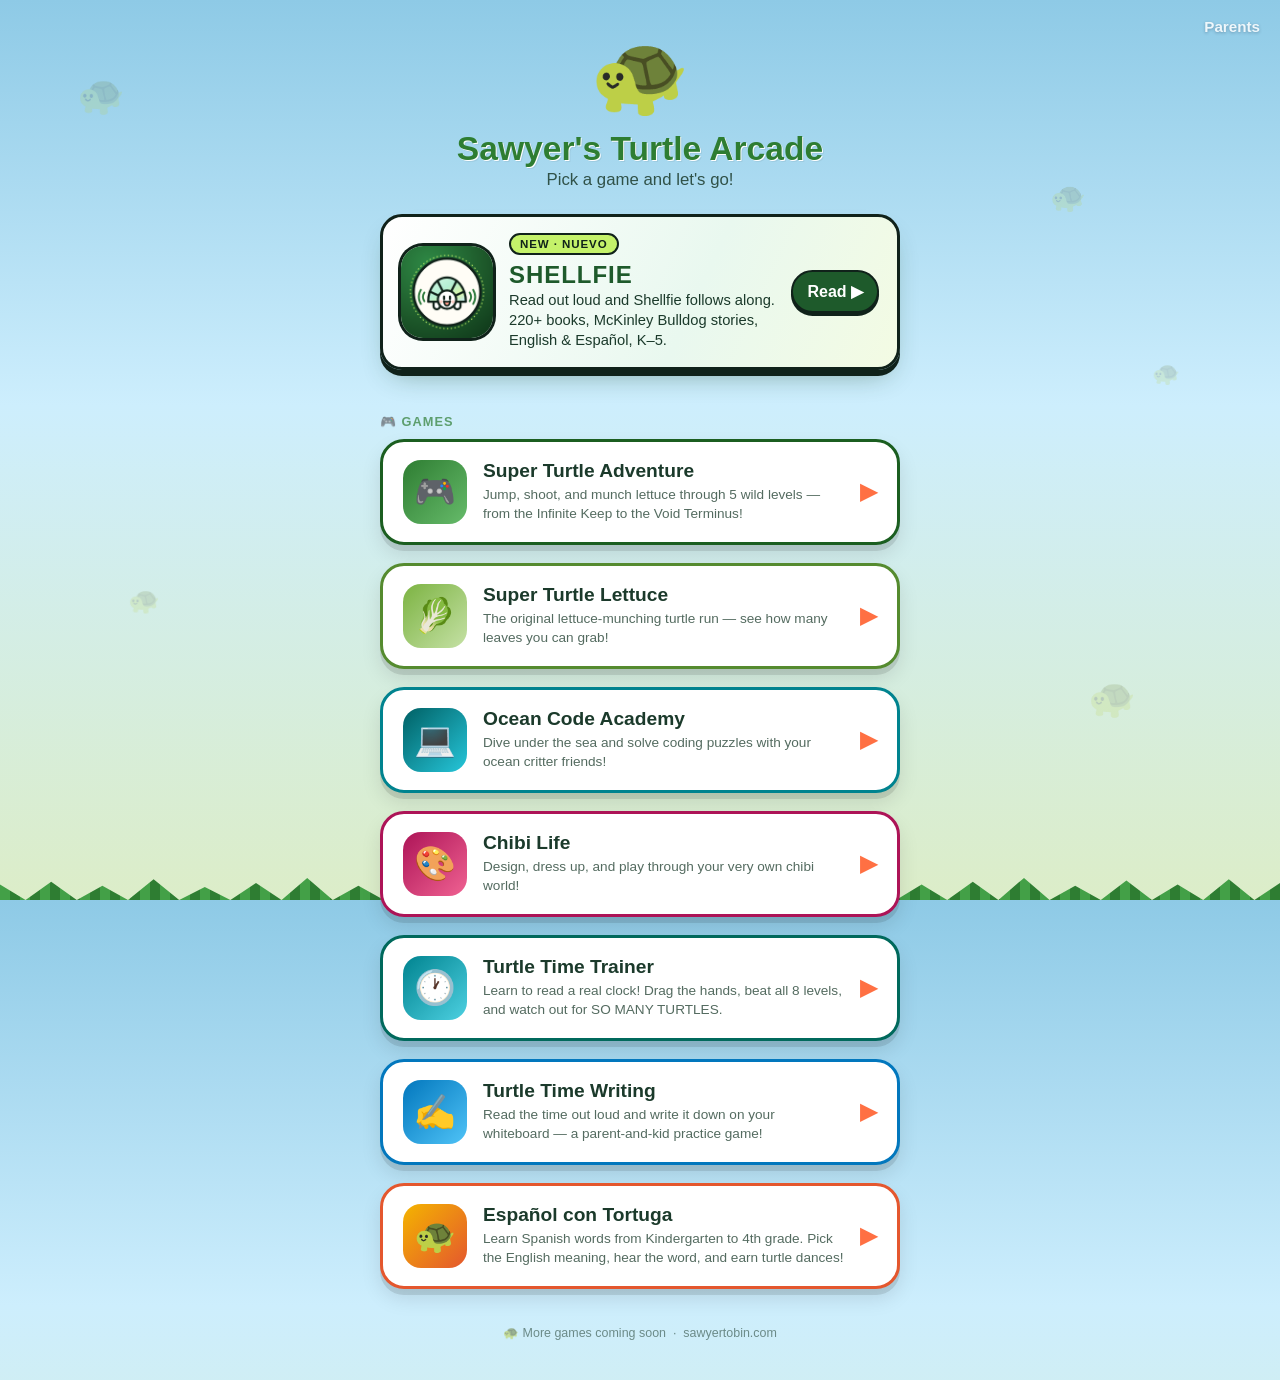
<file: index.html>
<!DOCTYPE html>
<html lang="en">
<head>
<meta charset="UTF-8">
<meta name="viewport" content="width=device-width, initial-scale=1, viewport-fit=cover">
<title>Sawyer's Turtle Arcade 🐢</title>
<meta name="description" content="Sawyer's Turtle Arcade: turtle games, a clock trainer, coding puzzles, Spanish practice, and Shellfie, a bilingual read-aloud buddy for kids K–5.">
<meta name="theme-color" content="#2e7d32">
<link rel="icon" type="image/png" sizes="32x32" href="/favicon-32x32.png">
<link rel="icon" type="image/png" sizes="16x16" href="/favicon-16x16.png">
<link rel="shortcut icon" href="/favicon.ico">
<link rel="apple-touch-icon" sizes="180x180" href="/apple-touch-icon.png">
<link rel="manifest" href="/manifest.webmanifest">
<meta name="apple-mobile-web-app-title" content="Turtle Arcade">
<meta property="og:type" content="website">
<meta property="og:site_name" content="Sawyer's Turtle Arcade">
<meta property="og:title" content="Sawyer's Turtle Arcade 🐢">
<meta property="og:description" content="Turtle games, a clock trainer, coding puzzles, Spanish practice, and Shellfie, a bilingual read-aloud buddy.">
<meta property="og:url" content="https://sawyertobin.com/">
<meta property="og:image" content="https://sawyertobin.com/og-image.png">
<meta property="og:image:width" content="1200"><meta property="og:image:height" content="630">
<meta name="twitter:card" content="summary_large_image">
<meta name="twitter:image" content="https://sawyertobin.com/og-image.png">
<style>
  :root{
    --shell-dark:#2e7d32;
    --shell-mid:#43a047;
    --shell-pale:#dcedc8;
    --sky1:#8ecae6;
    --sky2:#cdeefd;
    --sand:#fff8e1;
    --brown:#6d4c41;
    --brown-dark:#4e342e;
    --accent:#ff7043;
    --ink:#1b3a2b;
    --gold:#d9a441;
    --navy:#14213d;
  }
  *{box-sizing:border-box; -webkit-tap-highlight-color:transparent;}
  html,body{margin:0;padding:0;height:100%;}
  body{
    font-family:'Trebuchet MS','Segoe UI',Verdana,sans-serif;
    background:linear-gradient(180deg,var(--sky1) 0%,var(--sky2) 45%,var(--shell-pale) 100%);
    color:var(--ink);
    min-height:100vh;
    overflow-x:hidden;
    position:relative;
  }

  /* floating background turtles */
  .bg-turtle{position:fixed; font-size:2.4rem; opacity:.18; pointer-events:none; animation:drift 14s ease-in-out infinite;}
  @keyframes drift{0%,100%{transform:translateY(0) rotate(-6deg);}50%{transform:translateY(-26px) rotate(6deg);}}

  #wrap{
    position:relative;
    max-width:560px;
    margin:0 auto;
    min-height:100vh;
    padding:28px 20px 40px;
    display:flex;
    flex-direction:column;
    align-items:center;
  }

  .hero{font-size:5rem; text-align:center; animation:heroBob 2.6s ease-in-out infinite;}
  @keyframes heroBob{0%,100%{transform:translateY(0) rotate(-4deg);}50%{transform:translateY(-14px) rotate(4deg);}}

  h1{
    font-size:2.1rem;
    margin:8px 0 2px;
    text-align:center;
    color:var(--shell-dark);
    text-shadow:1px 1px 0 #fff, 2px 2px 0 rgba(0,0,0,.06);
  }
  p.sub{
    text-align:center;
    margin:0 0 20px;
    color:var(--ink);
    opacity:.85;
    font-size:1.05rem;
  }

  .parents-link{position:absolute;top:calc(env(safe-area-inset-top) + 12px);right:16px;z-index:5;color:#fff;font-size:.95rem;font-weight:600;
    text-decoration:none;opacity:.85;text-shadow:0 1px 3px rgba(20,33,61,.35);padding:6px 4px}
  .parents-link:hover,.parents-link:focus-visible,.parents-link[aria-expanded="true"]{opacity:1;text-decoration:underline}
  .section-label{
    width:100%;
    font-size:.8rem;
    font-weight:700;
    text-transform:uppercase;
    letter-spacing:.08em;
    color:var(--shell-dark);
    opacity:.7;
    margin:22px 2px 10px;
  }
  .section-label:first-of-type{margin-top:6px;}

  .games{
    width:100%;
    display:flex;
    flex-direction:column;
    gap:18px;
  }

  .game-card{
    display:flex;
    align-items:center;
    gap:16px;
    background:#fff;
    border-radius:24px;
    padding:18px 20px;
    text-decoration:none;
    color:var(--ink);
    box-shadow:0 6px 0 rgba(0,0,0,.1), 0 10px 20px rgba(0,0,0,.1);
    border:3px solid transparent;
    transition:transform .08s;
  }
  .game-card:active{transform:translateY(4px); box-shadow:0 2px 0 rgba(0,0,0,.1), 0 4px 10px rgba(0,0,0,.1);}

  .game-card.super{border-color:#1b5e20;}
  .game-card.lettuce{border-color:#558b2f;}
  .game-card.trainer{border-color:#00695c;}
  .game-card.writing{border-color:#0277bd;}
  .game-card.ocean{border-color:#00838f;}
  .game-card.chibi{border-color:#ad1457;}
  .game-card.espanol{border-color:#e4572e;}
  .game-card.dad{border-color:var(--gold); background:#fffdf5;}

  .game-icon{
    flex:none;
    width:64px; height:64px;
    border-radius:18px;
    display:flex; align-items:center; justify-content:center;
    font-size:2.1rem;
  }
  .game-card.super .game-icon{background:linear-gradient(135deg,#2e7d32,#66bb6a);}
  .game-card.lettuce .game-icon{background:linear-gradient(135deg,#7cb342,#c5e1a5);}
  .game-card.trainer .game-icon{background:linear-gradient(135deg,#00838f,#4dd0e1);}
  .game-card.writing .game-icon{background:linear-gradient(135deg,#0277bd,#4fc3f7);}
  .game-card.ocean .game-icon{background:linear-gradient(135deg,#006064,#26c6da);}
  .game-card.chibi .game-icon{background:linear-gradient(135deg,#ad1457,#f06292);}
  .game-card.espanol .game-icon{background:linear-gradient(135deg,#f4b400,#e4572e);}
  .game-card.dad .game-icon{background:linear-gradient(135deg,#145a38,#d9a441);}

  .game-text{flex:1; min-width:0;}
  .game-text h2{margin:0 0 4px; font-size:1.2rem; color:var(--ink); display:flex; align-items:center; gap:8px; flex-wrap:wrap;}
  .game-text p{margin:0; font-size:.85rem; opacity:.75; line-height:1.35;}

  .badge{
    font-size:.62rem; font-weight:800; text-transform:uppercase; letter-spacing:.04em;
    background:var(--gold); color:#3a2a08; padding:2px 8px; border-radius:999px;
  }

  .play-chevron{flex:none; font-size:1.4rem; color:var(--accent); font-weight:900;}
  .game-card.dad .play-chevron{color:var(--gold);}
  .game-card.grid{border-color:#111; background:#fbffe8;}
  .game-card.grid .game-icon{background:radial-gradient(circle at 50% 120%,#3b4700 0%,#0b0b0a 70%); box-shadow:inset 0 -3px 0 #e1ff29;}
  .game-card.grid .game-icon svg{width:62%; height:62%; filter:drop-shadow(0 0 4px rgba(225,255,41,.7));}
  .game-card.grid .play-chevron{color:#5f6f00;}
  .game-card.grid .badge{background:#e1ff29; color:#000;}

  .feature{display:flex;align-items:center;gap:16px;margin:4px 0 22px;padding:16px 18px;border-radius:22px;text-decoration:none;color:var(--ink);
    background:linear-gradient(115deg,#ffffff 0%,#e9f8ef 60%,#f3fbe3 100%);border:3px solid #10221a;box-shadow:0 6px 0 #10221a,0 14px 28px -12px rgba(19,64,32,.45);
    position:relative;overflow:hidden;transition:transform .15s}
  .feature:active{transform:translateY(4px);box-shadow:0 2px 0 #10221a}
  .feature::after{content:"";position:absolute;inset:0;background:linear-gradient(105deg,transparent 40%,rgba(255,255,255,.75) 50%,transparent 60%);transform:translateX(-100%);animation:sheen 4.5s ease-in-out infinite}
  @keyframes sheen{60%,100%{transform:translateX(100%)}}
  .feature img{width:92px;height:92px;flex-shrink:0;border-radius:22px;box-shadow:0 0 0 3px #10221a}
  .feature .ft{flex:1;min-width:0}
  .feature .kicker{display:inline-block;font-size:.72rem;font-weight:800;letter-spacing:.08em;text-transform:uppercase;background:#c4f26a;color:#10221a;padding:3px 9px;border-radius:99px;border:2px solid #10221a}
  .feature h2{margin:6px 0 2px;font-size:1.5rem;color:#1e5a2b;letter-spacing:.04em}
  .feature p{margin:0;font-size:.92rem;line-height:1.35}
  .feature .go{flex-shrink:0;align-self:center;background:#1e5a2b;color:#fff;font-weight:800;padding:10px 14px;border-radius:99px;border:2px solid #10221a;box-shadow:0 3px 0 #10221a;white-space:nowrap}
  @media (max-width:420px){.feature{flex-wrap:wrap}.feature .go{width:100%;text-align:center}}
  @media (prefers-reduced-motion:reduce){.feature::after{animation:none}}
  .game-card.shellfie{border-color:#1e5a2b; background:linear-gradient(110deg,#ffffff,#e9f8ef);}
  .game-card.shellfie .game-icon{background:#1e5a2b; overflow:hidden;}
  .game-card.shellfie .game-icon img{width:100%; height:100%; display:block;}
  .game-card.shellfie .play-chevron{color:#1e5a2b;}
  .game-card.shellfie .badge{background:#c4f26a; color:#10221a;}
  .game-card.school{border-color:#2e3192; background:#f7f7ff;}
  .game-card.school .game-icon{background:#fff; box-shadow:inset 0 0 0 3px #2e3192; overflow:hidden;}
  .game-card.school .game-icon img{width:100%; height:100%; display:block;}
  .game-card.school .play-chevron{color:#2e3192;}
  .game-card.school .badge{background:#2e3192; color:#fff;}

  .footer{
    margin-top:36px;
    text-align:center;
    font-size:.78rem;
    opacity:.55;
  }

  .grass{
    position:fixed; bottom:0; left:0; right:0; height:26px;
    background:repeating-linear-gradient(90deg, var(--shell-mid) 0 10px, var(--shell-dark) 10px 20px);
    clip-path:polygon(0% 100%, 0% 40%, 2% 100%, 4% 30%, 6% 100%, 8% 45%, 10% 100%, 12% 20%, 14% 100%, 16% 50%, 18% 100%, 20% 35%, 22% 100%, 24% 15%, 26% 100%, 28% 45%, 30% 100%, 32% 25%, 34% 100%, 36% 40%, 38% 100%, 40% 20%, 42% 100%, 44% 45%, 46% 100%, 48% 30%, 50% 100%, 52% 15%, 54% 100%, 56% 40%, 58% 100%, 60% 25%, 62% 100%, 64% 45%, 66% 100%, 68% 20%, 70% 100%, 72% 40%, 74% 100%, 76% 30%, 78% 100%, 80% 15%, 82% 100%, 84% 45%, 86% 100%, 88% 25%, 90% 100%, 92% 40%, 94% 100%, 96% 20%, 98% 100%, 100% 35%, 100% 100%);
    pointer-events:none;
    z-index:0;
  }
</style>
</head>
<body>

<span class="bg-turtle" style="top:8%; left:6%; animation-delay:0s;">🐢</span>
<span class="bg-turtle" style="top:20%; left:82%; animation-delay:2s; font-size:1.8rem;">🐢</span>
<span class="bg-turtle" style="top:65%; left:10%; animation-delay:4s; font-size:1.6rem;">🐢</span>
<span class="bg-turtle" style="top:75%; left:85%; animation-delay:1s;">🐢</span>
<span class="bg-turtle" style="top:40%; left:90%; animation-delay:3s; font-size:1.4rem;">🐢</span>

<div class="grass"></div>

<a href="#parents" id="parentsLink" class="parents-link" aria-expanded="false">Parents</a>
<div id="wrap">
  <div class="hero">🐢</div>
  <h1>Sawyer's Turtle Arcade</h1>
  <p class="sub">Pick a game and let's go!</p>

  <a class="feature" href="shellfie/" aria-label="Shellfie: read out loud with Shellfie the turtle">
    <img src="shellfie/icon-192.png" alt="">
    <div class="ft">
      <span class="kicker">New · Nuevo</span>
      <h2>SHELLFIE</h2>
      <p>Read out loud and Shellfie follows along. 220+ books, McKinley Bulldog stories, English &amp; Español, K&ndash;5.</p>
    </div>
    <span class="go">Read ▶</span>
  </a>

  <div class="section-label">🎮 Games</div>
  <div class="games">
    <a class="game-card super" href="superturtle.html">
      <div class="game-icon">🎮</div>
      <div class="game-text">
        <h2>Super Turtle Adventure</h2>
        <p>Jump, shoot, and munch lettuce through 5 wild levels — from the Infinite Keep to the Void Terminus!</p>
      </div>
      <div class="play-chevron">▶</div>
    </a>

    <a class="game-card lettuce" href="super_turtle.html">
      <div class="game-icon">🥬</div>
      <div class="game-text">
        <h2>Super Turtle Lettuce</h2>
        <p>The original lettuce-munching turtle run — see how many leaves you can grab!</p>
      </div>
      <div class="play-chevron">▶</div>
    </a>

    <a class="game-card ocean" href="ocean-code-academy.html">
      <div class="game-icon">💻</div>
      <div class="game-text">
        <h2>Ocean Code Academy</h2>
        <p>Dive under the sea and solve coding puzzles with your ocean critter friends!</p>
      </div>
      <div class="play-chevron">▶</div>
    </a>

    <a class="game-card chibi" href="chibi-life.html">
      <div class="game-icon">🎨</div>
      <div class="game-text">
        <h2>Chibi Life</h2>
        <p>Design, dress up, and play through your very own chibi world!</p>
      </div>
      <div class="play-chevron">▶</div>
    </a>

    <a class="game-card trainer" href="turtle-time-trainer.html">
      <div class="game-icon">🕐</div>
      <div class="game-text">
        <h2>Turtle Time Trainer</h2>
        <p>Learn to read a real clock! Drag the hands, beat all 8 levels, and watch out for SO MANY TURTLES.</p>
      </div>
      <div class="play-chevron">▶</div>
    </a>

    <a class="game-card writing" href="turtle-time-writing.html">
      <div class="game-icon">✍️</div>
      <div class="game-text">
        <h2>Turtle Time Writing</h2>
        <p>Read the time out loud and write it down on your whiteboard — a parent-and-kid practice game!</p>
      </div>
      <div class="play-chevron">▶</div>
    </a>

    <a class="game-card espanol" href="espanol/">
      <div class="game-icon">🐢</div>
      <div class="game-text">
        <h2>Español con Tortuga</h2>
        <p>Learn Spanish words from Kindergarten to 4th grade. Pick the English meaning, hear the word, and earn turtle dances!</p>
      </div>
      <div class="play-chevron">▶</div>
    </a>
  </div>

  <div id="parents" hidden>
  <div class="section-label">💚 Parents</div>
  <div class="games">
    <a class="game-card dad" href="dmv.html">
      <div class="game-icon">🦆</div>
      <div class="game-text">
        <h2>Dad's DMV Study Guide <span class="badge">For Dad</span></h2>
        <p>Grampa James is studying for his Minnesota driver's license renewal — help him ace it!</p>
      </div>
      <div class="play-chevron">▶</div>
    </a>
    <a class="game-card grid" href="gridlab/">
      <div class="game-icon"><svg viewBox="0 0 24 24" fill="none" stroke="#e1ff29" stroke-width="2" stroke-linecap="round" stroke-linejoin="round" aria-hidden="true"><path d="M12 2 6 22M12 2l6 20M7.6 15.5h8.8M9.2 10h5.6M4 6h16"/></svg></div>
      <div class="game-text">
        <h2>Grid Planner <span class="badge">For Dad</span></h2>
        <p>Plan the power grid like Git: connect solar, wind and data centers, then merge everyone's changes without blacking out the city.</p>
      </div>
      <div class="play-chevron">▶</div>
    </a>
    <a class="game-card school" href="school-metrics/">
      <div class="game-icon"><img src="school-metrics/bulldog.png" alt=""></div>
      <div class="game-text">
        <h2>School Excellence Metrics <span class="badge">For Parents</span></h2>
        <p>How McKinley compares: test scores, absenteeism, suspensions and enrollment against Burlingame and similar schools, 2014&ndash;2026.</p>
      </div>
      <div class="play-chevron">&#9654;</div>
    </a>
  </div>

  </div>

  <div class="footer">🐢 More games coming soon &nbsp;·&nbsp; sawyertobin.com</div>
</div>


<!-- Garden cursor: stay still 4s and a sprout grows where you point; it trails you 2s behind, digging up dirt.
     Let it catch up and rest 3s and a lettuce wiggles up in its place. Rest more and hungry turtles bound in (up to 4). -->
<style>
  .lt-plant, .lt-turtle { position: fixed; left: 0; top: 0; pointer-events: none; z-index: 9999; will-change: transform; user-select: none; line-height: 1; }
  .lt-plant { font-size: 30px; transform-origin: 50% 100%; filter: drop-shadow(0 3px 2px rgba(0,0,0,.18)); }
  .lt-plant.sprout { font-size: 26px; }
  .lt-turtle { font-size: 34px; filter: drop-shadow(0 4px 3px rgba(0,0,0,.2)); }
  .lt-clod { position: fixed; left: 0; top: 0; pointer-events: none; z-index: 9998; border-radius: 45% 55% 50% 40%; }
</style>
<script>
(() => {
  try { if (matchMedia('(prefers-reduced-motion: reduce)').matches) return; } catch (e) { return; }
  const SPROUT_AFTER = 4000, FOLLOW_DELAY = 2000, LETTUCE_AFTER = 3000, TURTLE_FIRST = 2000, TURTLE_NEXT = 2600, MAX_TURTLES = 4;
  const OFF_X = 16, OFF_Y = 26;                        // plant base sits just below-right of the pointer, so it never blocks a click
  let mx = -1, my = -1, inside = false, lastMove = performance.now();
  const trail = [];                                     // pointer history, so the plant can follow 2 s behind
  let stage = 'none', plant = null, px = 0, py = 0, grow = 0, matchedSince = 0, lastClod = 0, bite = 1;
  const turtles = [];
  const SLOTS = [[-1, -0.35], [1, -0.4], [-0.6, 0.25], [0.65, 0.3]];
  // mouse, pen or finger: wherever you last pointed or touched is "the cursor"
  const point = (e) => {
    const touch = e.pointerType === 'touch';
    mx = e.clientX + OFF_X; my = e.clientY + (touch ? -12 : OFF_Y);   // on touch, sit beside the fingertip rather than under it
    lastMove = performance.now(); inside = true;
  };
  addEventListener('pointermove', point, { passive: true });
  addEventListener('pointerdown', point, { passive: true });
  const touchPoint = (e) => { const t = e.touches[0] || e.changedTouches[0]; if (t) point({ clientX: t.clientX, clientY: t.clientY, pointerType: 'touch' }); };
  addEventListener('touchstart', touchPoint, { passive: true });
  addEventListener('touchmove', touchPoint, { passive: true });
  document.addEventListener('mouseleave', () => { inside = false; });
  addEventListener('pageshow', () => { inside = true; });
  const rand = (a, b) => a + Math.random() * (b - a);
  function clod(x, y, burst) {
    const c = document.createElement('div'); c.className = 'lt-clod';
    const size = rand(3, burst ? 7 : 6); c.style.width = size + 'px'; c.style.height = size * rand(0.7, 1) + 'px';
    c.style.background = ['#6d4c41', '#795548', '#5d4037', '#8d6e63'][Math.floor(Math.random() * 4)];
    document.body.appendChild(c);
    const vx = rand(-1.6, 1.6) * (burst ? 1.6 : 1), up = rand(14, burst ? 34 : 24), start = performance.now(), life = rand(450, 700);
    (function fall(now) {
      const t = (now - start) / life; if (t >= 1) { c.remove(); return; }
      c.style.transform = `translate(${(x + vx * t * 26).toFixed(1)}px, ${(y - up * t + 46 * t * t).toFixed(1)}px) rotate(${(t * 220 * vx).toFixed(0)}deg)`;
      c.style.opacity = String(1 - t * t);
      requestAnimationFrame(fall);
    })(start);
  }
  const burst = (n) => { for (let i = 0; i < n; i++) clod(px + rand(-8, 8), py - 2, true); };
  function makePlant(kind) {
    if (!plant) { plant = document.createElement('div'); plant.setAttribute('aria-hidden', 'true'); document.body.appendChild(plant); }
    plant.className = 'lt-plant' + (kind === 'sprout' ? ' sprout' : '');
    plant.textContent = kind === 'sprout' ? '\u{1F331}' : '\u{1F96C}';
    stage = kind; grow = 0; matchedSince = 0; burst(kind === 'sprout' ? 6 : 10);
  }
  function delayedTarget(now) {
    while (trail.length > 2 && trail[1].t <= now - FOLLOW_DELAY) trail.shift();
    return trail.length ? trail[0] : { x: mx, y: my };
  }
  function spawnTurtle(now) {
    const side = Math.floor(Math.random() * 4), W = innerWidth, H = innerHeight;
    const x = side === 0 ? -50 : side === 1 ? W + 50 : Math.random() * W, y = side === 2 ? -50 : side === 3 ? H + 50 : Math.random() * H;
    const el = document.createElement('div'); el.className = 'lt-turtle'; el.textContent = '\u{1F422}'; el.setAttribute('aria-hidden', 'true');
    document.body.appendChild(el);
    turtles.push({ el, x, y, gx: px, gy: py, slot: SLOTS[turtles.length], lag: rand(120, 640), react: now, speed: rand(0.045, 0.085),
      phase: rand(0, 6.28), hopRate: rand(70, 110), face: x < px ? -1 : 1, munch: 0 });
  }
  function tick(now) {
    if (mx >= 0) trail.push({ t: now, x: mx, y: my });
    const idle = now - lastMove;
    // 1. stay still 4 s: a sprout pops out of the ground right where you are
    if (stage === 'none' && inside && mx >= 0 && idle > SPROUT_AFTER) { px = mx; py = my; trail.length = 0; trail.push({ t: now, x: mx, y: my }); makePlant('sprout'); }
    let moving = false, munchers = 0;
    if (plant) {
      // 2. follow the pointer's path 2 s behind, wiggling and kicking up dirt
      const tg = delayedTarget(now);
      const dx = tg.x - px, dy = tg.y - py, d = Math.hypot(dx, dy);
      if (d > 0.6) { const k = Math.min(1, 0.14); px += dx * k; py += dy * k; }
      moving = d > 1.5;
      if (moving && now - lastClod > 70) { lastClod = now; clod(px + rand(-6, 6), py - 2, false); if (d > 25) clod(px + rand(-6, 6), py - 2, false); }
      const atCursor = Math.hypot(mx - px, my - py) < 6 && idle > FOLLOW_DELAY;
      if (atCursor && !moving) { if (!matchedSince) matchedSince = now; } else matchedSince = 0;
      // 3. sprout caught up and resting 3 s: a lettuce wiggles up in its place
      if (stage === 'sprout' && matchedSince && now - matchedSince > LETTUCE_AFTER) makePlant('lettuce');
      grow = Math.min(1, grow + 0.035);
      const rise = 1 - Math.pow(1 - grow, 3);              // ease out of the ground
      const wig = (grow < 1 ? Math.sin(now / 45) * 14 * (1 - grow) : 0) + (moving ? Math.sin(now / 60) * 12 : 0);
      // 4. lettuce at rest: hungry turtles bound in, one at a time
      const restMs = matchedSince ? now - matchedSince : 0;
      if (stage === 'lettuce' && inside && turtles.length < MAX_TURTLES && restMs > TURTLE_FIRST + turtles.length * TURTLE_NEXT) spawnTurtle(now);
      turtles.forEach((t) => {
        if (now >= t.react) { t.gx = px + t.slot[0] * 30; t.gy = py - 14 + t.slot[1] * 26; t.react = now + t.lag; }
        const tdx = t.gx - t.x, tdy = t.gy - t.y, td = Math.hypot(tdx, tdy);
        let hop = 0, rot = 0, nib = 0;
        if (td > 4) {
          const step = Math.min(td, Math.max(1.6, td * t.speed)); t.x += tdx / td * step; t.y += tdy / td * step;
          if (Math.abs(tdx) > 2) t.face = tdx > 0 ? -1 : 1;
          hop = Math.abs(Math.sin(now / t.hopRate + t.phase)) * Math.min(18, 5 + td * 0.25);
          rot = Math.sin(now / t.hopRate + t.phase) * 10; t.munch = 0;
        } else if (!moving) {
          munchers++; t.munch += 1;
          nib = Math.sin(now / 75 + t.phase) * 2.2; rot = Math.sin(now / 110 + t.phase) * 7;
          if (t.munch % 70 === 35 && Math.random() < 0.7) { clod(px + rand(-6, 6), py - 16, false); }
          t.face = t.gx < px ? -1 : 1;
        }
        t.el.style.transform = `translate(${(t.x + nib - 17).toFixed(1)}px, ${(t.y - hop - 17).toFixed(1)}px) scaleX(${t.face}) rotate(${rot.toFixed(1)}deg)`;
      });
      bite += ((munchers ? 1 - 0.05 * munchers : 1) - bite) * 0.05;
      const chew = munchers ? Math.sin(now / 90) * 4 : 0;
      const sz = stage === 'sprout' ? 26 : 30;
      plant.style.transform = `translate(${(px - sz / 2).toFixed(1)}px, ${(py - sz).toFixed(1)}px) scale(${(rise * bite).toFixed(3)}) rotate(${(wig + chew).toFixed(1)}deg)`;
    }
    requestAnimationFrame(tick);
  }
  requestAnimationFrame(tick);
})();
</script>
<script>
(() => {
  const link = document.getElementById("parentsLink"), box = document.getElementById("parents");
  const open = (on, scroll) => { box.hidden = !on; link.setAttribute("aria-expanded", on); if (on && scroll) box.scrollIntoView({ behavior: "smooth", block: "start" }); };
  link.addEventListener("click", e => { e.preventDefault(); const on = box.hidden; open(on, on); history.replaceState(null, "", on ? "#parents" : location.pathname); });
  if (location.hash === "#parents") open(true, true);
})();
</script>
</body>
</html>
</file>
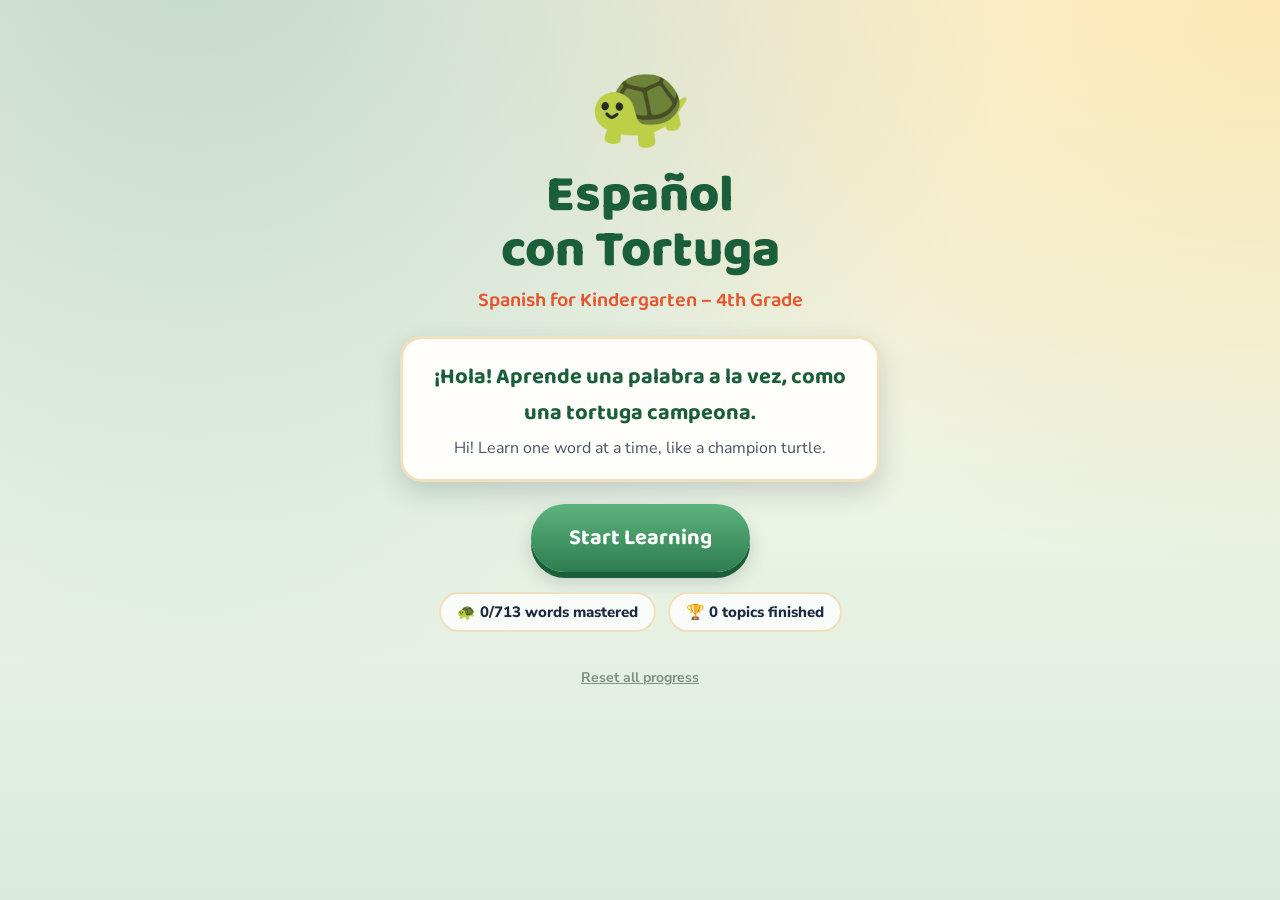
<file: espanol/index.html>
<!DOCTYPE html>
<html lang="en">
<head>
<meta charset="UTF-8">
<meta name="viewport" content="width=device-width, initial-scale=1.0, viewport-fit=cover">
<title>Español con Tortuga</title>
<!-- Icons live in this same folder (espanol/) so they never collide with the root duck icons -->
<link rel="icon" type="image/x-icon" href="favicon.ico">
<link rel="icon" type="image/png" sizes="32x32" href="favicon-32x32.png">
<link rel="icon" type="image/png" sizes="16x16" href="favicon-16x16.png">
<link rel="apple-touch-icon" sizes="180x180" href="apple-touch-icon.png">
<link rel="icon" type="image/png" sizes="192x192" href="icon-192.png">
<link rel="icon" type="image/png" sizes="512x512" href="icon-512.png">
<meta name="apple-mobile-web-app-capable" content="yes">
<meta name="apple-mobile-web-app-status-bar-style" content="black-translucent">
<meta name="apple-mobile-web-app-title" content="Español">
<link href="https://fonts.googleapis.com/css2?family=Baloo+2:wght@600;700;800&family=Nunito+Sans:wght@600;700;800&display=swap" rel="stylesheet">
<style>
:root{
  --green:#2E7D4F; --green-dk:#1B5E3A; --green-lt:#5DB37E;
  --teal:#1F8A8A; --terra:#E4572E; --sun:#F4B400;
  --sand:#FFF6E5; --sand-dk:#F0E0BC; --ink:#1B2A41; --white:#FFFEFA;
  --good:#2E8B57; --bad:#B03A2E; --shadow:rgba(27,42,65,0.18);
  --font-display:'Baloo 2',system-ui,sans-serif; --font-body:'Nunito Sans',system-ui,sans-serif;
}
*{box-sizing:border-box;-webkit-tap-highlight-color:transparent;}
html,body{margin:0;padding:0;}
body{
  font-family:var(--font-body); color:var(--ink); font-size:18px; min-height:100vh; overflow-x:hidden;
  background:radial-gradient(ellipse at 15% -10%,rgba(31,138,138,.28),transparent 55%),
             radial-gradient(ellipse at 100% 0%,rgba(244,180,0,.22),transparent 45%),
             linear-gradient(180deg,#FFF6E5 0%,#EAF3E4 60%,#D9EBDD 100%);
}
h1,h2,h3{font-family:var(--font-display);margin:0;}
button{font-family:var(--font-body);cursor:pointer;}
.hidden{display:none !important;}
.app{max-width:760px;margin:0 auto;padding:18px 16px calc(48px + env(safe-area-inset-bottom));min-height:100vh;}

/* buttons */
.btn-primary{background:linear-gradient(180deg,var(--green-lt),var(--green));color:#fff;border:none;border-radius:999px;
  padding:16px 38px;font-family:var(--font-display);font-weight:700;font-size:22px;
  box-shadow:0 6px 0 var(--green-dk),0 10px 18px var(--shadow);}
.btn-primary:active{transform:translateY(4px);box-shadow:0 2px 0 var(--green-dk);}
.btn-secondary{background:var(--white);color:var(--teal);border:2.5px solid var(--teal);border-radius:999px;padding:13px 30px;
  font-family:var(--font-display);font-weight:700;font-size:19px;}
.icon-btn-round{background:var(--white);border:2px solid var(--sand-dk);border-radius:50%;width:48px;height:48px;min-width:48px;
  display:flex;align-items:center;justify-content:center;font-size:22px;font-weight:800;color:var(--ink);box-shadow:0 3px 0 var(--sand-dk);}
.icon-btn-round:active{transform:translateY(2px);box-shadow:none;}
.text-link{background:none;border:none;color:#7f8f86;font-size:14px;text-decoration:underline;font-weight:700;padding:8px;}

/* home */
#screen-home{display:flex;flex-direction:column;align-items:center;text-align:center;padding-top:30px;}
.hero{font-size:84px;animation:bob 2.6s ease-in-out infinite;}
@keyframes bob{0%,100%{transform:translateY(0) rotate(-4deg)}50%{transform:translateY(-14px) rotate(4deg)}}
.home-title{font-size:clamp(34px,9vw,52px);color:var(--green-dk);font-weight:800;line-height:1.05;margin-top:6px;}
.home-sub{font-family:var(--font-display);font-weight:600;font-size:20px;color:var(--terra);margin:6px 0 20px;}
.note-card{background:var(--white);border:3px solid var(--sand-dk);border-radius:22px;padding:20px 22px;max-width:480px;margin-bottom:22px;box-shadow:0 10px 26px var(--shadow);}
.note-es{font-family:var(--font-display);font-size:22px;font-weight:700;color:var(--green-dk);}
.note-en{font-size:16px;margin-top:6px;opacity:.8;}
.stat-strip{display:flex;gap:12px;margin-top:20px;flex-wrap:wrap;justify-content:center;}
.stat-pill{background:rgba(255,255,255,.75);border:2px solid var(--sand-dk);border-radius:999px;padding:8px 16px;font-size:15px;font-weight:800;}

/* topbars */
.topbar{display:flex;align-items:center;gap:12px;margin-bottom:16px;}
.topbar .title-block{flex:1;min-width:0;}
.topbar h2{font-size:26px;color:var(--green-dk);line-height:1.15;}
.topbar .sub{font-size:15px;font-weight:800;color:var(--terra);font-family:var(--font-display);}

/* list rows */
.list{display:flex;flex-direction:column;gap:12px;}
@media(min-width:700px){.list{display:grid;grid-template-columns:1fr 1fr;}}
.row-card{background:var(--white);border:2px solid var(--sand-dk);border-radius:16px;padding:14px 16px;display:flex;align-items:center;gap:14px;
  text-align:left;width:100%;box-shadow:0 4px 10px var(--shadow);position:relative;color:var(--ink);}
.row-card:active{transform:scale(.98);}
.row-card.done{background:linear-gradient(90deg,#E7F4EC,#F2FAF5);border-color:var(--green-lt);}
.row-icon{font-size:32px;width:54px;height:54px;min-width:54px;display:flex;align-items:center;justify-content:center;background:var(--sand);border:2px solid var(--sand-dk);border-radius:14px;}
.row-body{flex:1;min-width:0;}
.row-name{font-family:var(--font-display);font-weight:700;font-size:19px;margin-bottom:2px;}
.row-meta{font-size:14px;color:#6b7280;font-weight:700;margin-bottom:6px;}
.bar{height:9px;background:var(--sand-dk);border-radius:999px;overflow:hidden;}
.bar>i{display:block;height:100%;background:linear-gradient(90deg,var(--sun),var(--terra));border-radius:999px;}
.row-card.done .bar>i{background:linear-gradient(90deg,var(--green-lt),var(--green));}
.row-pct{font-family:var(--font-display);font-weight:800;font-size:18px;min-width:48px;text-align:right;}
.row-check{position:absolute;top:8px;right:10px;font-size:18px;}

/* study */
.card-stage{position:relative;min-height:380px;perspective:1400px;}
.card-stage.spot{z-index:45;}
.flashcard{background:var(--white);border-radius:22px;padding:24px 22px 22px;border:3px solid var(--sand-dk);box-shadow:0 12px 28px var(--shadow);
  position:relative;overflow:hidden;transform-origin:bottom right;animation:page-flip-in 1.3s linear;}
@keyframes page-flip-in{
  0%{transform:rotateX(-82.00deg) rotateY(-58.00deg) translate(12.00%,12.00%) scale(0.780) skew(-6.00deg,-3.00deg);opacity:0.000;box-shadow:0 60px 70px rgba(0,0,0,0.45);}
  10%{transform:rotateX(-59.78deg) rotateY(-42.28deg) translate(8.75%,8.75%) scale(0.840) skew(-4.37deg,-2.19deg);opacity:0.271;box-shadow:0 47px 59px rgba(0,0,0,0.38);}
  20%{transform:rotateX(-41.98deg) rotateY(-29.70deg) translate(6.14%,6.14%) scale(0.887) skew(-3.07deg,-1.54deg);opacity:0.488;box-shadow:0 37px 50px rgba(0,0,0,0.32);}
  30%{transform:rotateX(-28.13deg) rotateY(-19.89deg) translate(4.12%,4.12%) scale(0.925) skew(-2.06deg,-1.03deg);opacity:0.657;box-shadow:0 28px 42px rgba(0,0,0,0.27);}
  40%{transform:rotateX(-17.71deg) rotateY(-12.53deg) translate(2.59%,2.59%) scale(0.952) skew(-1.30deg,-0.65deg);opacity:0.784;box-shadow:0 22px 37px rgba(0,0,0,0.24);}
  50%{transform:rotateX(-10.25deg) rotateY(-7.25deg) translate(1.50%,1.50%) scale(0.973) skew(-0.75deg,-0.38deg);opacity:0.875;box-shadow:0 18px 33px rgba(0,0,0,0.21);}
  60%{transform:rotateX(-5.25deg) rotateY(-3.71deg) translate(0.77%,0.77%) scale(0.986) skew(-0.38deg,-0.19deg);opacity:0.936;box-shadow:0 15px 31px rgba(0,0,0,0.20);}
  70%{transform:rotateX(-2.21deg) rotateY(-1.57deg) translate(0.32%,0.32%) scale(0.994) skew(-0.16deg,-0.08deg);opacity:0.973;box-shadow:0 13px 29px rgba(0,0,0,0.19);}
  80%{transform:rotateX(-0.66deg) rotateY(-0.46deg) translate(0.10%,0.10%) scale(0.998) skew(-0.05deg,-0.02deg);opacity:0.992;box-shadow:0 12px 28px rgba(0,0,0,0.18);}
  90%{transform:rotateX(-0.08deg) rotateY(-0.06deg) translate(0.01%,0.01%) scale(1.000) skew(-0.01deg,-0.00deg);opacity:0.999;box-shadow:0 12px 28px rgba(0,0,0,0.18);}
  100%{transform:rotateX(0.00deg) rotateY(0.00deg) translate(0.00%,0.00%) scale(1.000) skew(0.00deg,0.00deg);opacity:1.000;box-shadow:0 12px 28px rgba(0,0,0,0.18);}
}
.flashcard::before{content:"";position:absolute;top:0;left:0;right:0;height:6px;background:linear-gradient(90deg,var(--green),var(--teal),var(--sun),var(--terra));}
.word-row{display:flex;align-items:center;gap:12px;margin:6px 0 4px;}
.word{font-family:var(--font-display);font-weight:800;font-size:clamp(36px,9vw,52px);line-height:1.1;color:var(--green-dk);flex:1;word-break:break-word;}
.speak{background:var(--sand);border:2px solid var(--sand-dk);border-radius:50%;width:54px;height:54px;min-width:54px;font-size:26px;display:flex;align-items:center;justify-content:center;}
.speak:active{transform:scale(.94);}
.word-note{font-size:15px;color:#7a6a4a;font-weight:700;margin-bottom:6px;}
.inf-line{font-size:16px;font-weight:800;color:var(--terra);margin-bottom:8px;}
.ask{font-size:15px;font-weight:800;color:#7f8f86;text-transform:uppercase;letter-spacing:.5px;margin:10px 0 10px;}
.options{display:flex;flex-direction:column;gap:10px;}
@media(min-width:700px){.options{display:grid;grid-template-columns:1fr 1fr;}}
.option-btn{text-align:left;background:var(--sand);border:2.5px solid var(--sand-dk);border-radius:12px;padding:14px 16px;font-size:20px;font-weight:800;color:var(--ink);display:flex;gap:10px;align-items:flex-start;transition:all .12s ease;}
.option-btn .letter{font-family:var(--font-display);font-weight:800;color:var(--teal);min-width:24px;}
.option-btn:active{transform:scale(.99);}
.option-btn:disabled{pointer-events:none;opacity:.55;}
.option-btn.correct{background:#DCF3E4;border-color:var(--good);color:#1c5f3c;}
.option-btn.wrong{background:#FBE2DE;border-color:var(--bad);color:#7a2318;}
.option-btn.correct-reveal{background:#DCF3E4;border-color:var(--good);color:#1c5f3c;opacity:1 !important;}
.option-btn.dim-other{opacity:.22 !important;filter:saturate(.4);}
.option-btn.spotlight-pulse{animation:zoom-pulse 1.5s ease-in-out 2;box-shadow:0 0 0 4px rgba(46,139,87,.35),0 0 26px 6px rgba(46,139,87,.55);position:relative;z-index:46;}
@keyframes zoom-pulse{0%,100%{transform:scale(1)}50%{transform:scale(1.06)}}
.simplified-badge{display:inline-block;background:#EFE3F7;color:#6b3fa0;border:2px solid #D9C2EE;border-radius:999px;padding:4px 12px;font-size:14px;font-weight:800;margin-bottom:8px;}
.dim-scrim{position:fixed;inset:0;background:rgba(10,22,17,.62);z-index:40;display:flex;align-items:flex-end;justify-content:center;padding-bottom:34px;cursor:pointer;}
.dim-scrim .tap-hint{color:#fff;font-weight:800;font-size:15px;background:rgba(255,255,255,.24);border:1.5px solid rgba(255,255,255,.55);border-radius:999px;padding:8px 18px;}
.flash-overlay{position:absolute;inset:0;background:rgba(46,139,87,.88);border-radius:22px;display:flex;align-items:center;justify-content:center;color:#fff;font-size:56px;z-index:5;}
.flash-overlay.wrong{background:rgba(176,58,46,.88);}

/* conjugations */
.conj{margin-top:6px;margin-bottom:6px;background:#F6FBF7;border:2px solid #CFE6D6;border-radius:14px;padding:10px 12px;}
.conj-title{font-size:14px;font-weight:800;color:var(--green-dk);margin-bottom:6px;text-transform:uppercase;letter-spacing:.4px;}
.conj-grid{display:grid;grid-template-columns:repeat(auto-fit,minmax(200px,1fr));gap:4px 14px;}
.conj-row{display:grid;grid-template-columns:150px 1fr;gap:8px;align-items:baseline;font-size:19px;}
.conj-row span{color:#7f8f86;font-size:14px;font-weight:800;}
.conj-row b{color:var(--ink);font-weight:800;}

/* study footer toggle */
.hide-toggle-bottom{display:flex;justify-content:center;margin-top:26px;}
.hide-toggle{display:flex;align-items:center;gap:6px;font-size:14px;font-weight:700;color:#8a9a92;padding:6px;}
.hide-toggle input{accent-color:#8a9a92;width:15px;height:15px;opacity:.8;}

/* celebration (card known) */
.celebrate-overlay{position:absolute;inset:0;background:rgba(27,94,58,.93);border-radius:22px;z-index:6;display:flex;flex-direction:column;align-items:center;justify-content:center;gap:8px;color:#fff;text-align:center;overflow:hidden;}
.celebrate-turtle{font-size:78px;display:inline-block;}
.celebrate-es{font-family:var(--font-display);font-size:28px;font-weight:800;}
.celebrate-en{font-size:15px;opacity:.85;font-weight:700;}

/* turtle dances */
@keyframes d-wiggle{0%,100%{transform:rotate(0)}25%{transform:rotate(-16deg)}75%{transform:rotate(16deg)}}
@keyframes d-hop{0%,100%{transform:translateY(0)}40%{transform:translateY(-38px)}}
@keyframes d-spin{to{transform:rotate(360deg)}}
@keyframes d-roll{0%{transform:translateX(-46px) rotate(0)}100%{transform:translateX(46px) rotate(360deg)}}
@keyframes d-flip{0%{transform:perspective(300px) rotateY(0)}100%{transform:perspective(300px) rotateY(360deg)}}
@keyframes d-stretch{0%,100%{transform:scale(1,1)}50%{transform:scale(.8,1.4)}}
@keyframes d-moonwalk{0%{transform:scaleX(-1) translateX(0)}100%{transform:scaleX(-1) translateX(70px)}}
.dance-wiggle{animation:d-wiggle .45s ease-in-out infinite}
.dance-hop{animation:d-hop .5s ease-in-out infinite}
.dance-spin{animation:d-spin .6s linear infinite}
.dance-roll{animation:d-roll .6s ease-in-out infinite alternate}
.dance-flip{animation:d-flip .7s linear infinite}
.dance-stretch{animation:d-stretch .5s ease-in-out infinite}
.dance-moonwalk{animation:d-moonwalk .6s ease-in-out infinite alternate}

/* praise + disco + modal overlays */
.overlay{position:fixed;inset:0;z-index:60;display:flex;align-items:center;justify-content:center;padding:22px;}
.praise-overlay{background:radial-gradient(ellipse at 30% 0%,rgba(31,138,138,.30),transparent 55%),linear-gradient(180deg,#FFF6E5,#F0E0BC);}
.praise-card{background:var(--white);border:4px solid var(--sun);border-radius:22px;padding:26px 24px;max-width:480px;width:100%;text-align:center;box-shadow:0 20px 50px rgba(0,0,0,.25);}
.praise-badge{display:inline-block;background:var(--teal);color:#fff;font-family:var(--font-display);font-weight:700;font-size:14px;padding:5px 14px;border-radius:999px;text-transform:uppercase;letter-spacing:.4px;margin-bottom:12px;}
.praise-turtle{font-size:70px;margin:4px 0;}
.praise-es{font-family:var(--font-display);font-weight:800;font-size:28px;color:var(--green-dk);line-height:1.2;}
.praise-en{font-size:17px;margin:10px 0 14px;opacity:.8;}
.disco-overlay{background:radial-gradient(circle at 50% 30%,#5b2a86 0%,#1d1040 70%);color:#fff;flex-direction:column;gap:12px;text-align:center;overflow:hidden;}
.disco-ball{font-size:70px;animation:d-spin 4s linear infinite;}
.disco-title{font-family:var(--font-display);font-weight:800;font-size:34px;color:var(--sun);text-shadow:2px 2px 0 #E4572E;}
.disco-sub{font-size:18px;font-weight:700;opacity:.9;}
.disco-turtle{position:absolute;}
.modal-box{background:var(--white);border-radius:22px;padding:22px;max-width:360px;width:100%;text-align:center;border:3px solid var(--sand-dk);}
.modal-box h3{font-size:22px;color:var(--ink);margin-bottom:8px;}
.modal-box p{font-size:16px;color:#555;line-height:1.5;margin:0 0 16px;}
.modal-actions{display:flex;gap:10px;}
.modal-actions button{flex:1;padding:12px;border-radius:999px;font-weight:800;font-size:17px;border:2px solid var(--sand-dk);background:var(--white);color:var(--ink);}
.modal-actions .go{background:var(--green);color:#fff;border-color:var(--green-dk);}
.modal-actions .danger{background:var(--bad);color:#fff;border-color:#7a2318;}
.modal-back{background:rgba(27,42,65,.55);}
</style>
</head>
<body>
<div class="app">

  <section id="screen-home">
    <div class="hero">🐢</div>
    <h1 class="home-title">Español<br>con Tortuga</h1>
    <p class="home-sub">Spanish for Kindergarten – 4th Grade</p>
    <div class="note-card">
      <div class="note-es">¡Hola! Aprende una palabra a la vez, como una tortuga campeona.</div>
      <div class="note-en">Hi! Learn one word at a time, like a champion turtle.</div>
    </div>
    <button class="btn-primary" id="btnStart">Start Learning</button>
    <div class="stat-strip" id="homeStats"></div>
    <button class="text-link" id="btnReset" style="margin-top:28px">Reset all progress</button>
  </section>

  <section id="screen-grades" class="hidden">
    <div class="topbar">
      <button class="icon-btn-round" id="btnGradesBack" aria-label="Back">←</button>
      <div class="title-block"><h2>Pick a Grade</h2><div class="sub">Words by grade level</div></div>
    </div>
    <div class="list" id="gradeList"></div>
  </section>

  <section id="screen-topics" class="hidden">
    <div class="topbar">
      <button class="icon-btn-round" id="btnTopicsBack" aria-label="Back to grades">←</button>
      <div class="title-block"><h2 id="topicsTitle">Grade</h2><div class="sub">Pick a topic</div></div>
    </div>
    <div class="list" id="topicList"></div>
  </section>

  <section id="screen-study" class="hidden">
    <div class="topbar">
      <button class="icon-btn-round" id="btnStudyBack" aria-label="Back to topics">←</button>
      <div class="title-block">
        <h2 id="studyTitle">Topic</h2>
        <div class="sub"><span id="studyGrade">K</span> · <span id="studyProgress">0% (0/0)</span></div>
      </div>
    </div>
    <div class="card-stage" id="cardStage"></div>
    <div class="hide-toggle-bottom">
      <label class="hide-toggle"><input type="checkbox" id="chkHideKnown" checked> Hide known cards</label>
    </div>
  </section>
</div>

<div class="overlay modal-back hidden" id="confirmModal">
  <div class="modal-box">
    <h3>Show all cards again?</h3>
    <p>This brings back cards you already know, mixed in with the ones you're still learning.</p>
    <div class="modal-actions"><button id="btnCancelShowAll">Cancel</button><button class="go" id="btnConfirmShowAll">Show All Cards</button></div>
  </div>
</div>
<div class="overlay modal-back hidden" id="resetModal">
  <div class="modal-box">
    <h3>Reset all progress?</h3>
    <p>This erases saved progress on this device. It can't be undone.</p>
    <div class="modal-actions"><button id="btnCancelReset">Cancel</button><button class="danger" id="btnConfirmReset">Reset Progress</button></div>
  </div>
</div>
<div class="overlay praise-overlay hidden" id="praiseOverlay">
  <div class="praise-card">
    <div class="praise-badge">Mensaje especial</div>
    <div class="praise-turtle" id="praiseTurtle">🐢</div>
    <div class="praise-es" id="praiseEs"></div>
    <div class="praise-en" id="praiseEn"></div>
    <div style="display:flex;gap:10px;justify-content:center;flex-wrap:wrap">
      <button class="btn-secondary" id="btnPraiseHear">🔊 Hear it</button>
      <button class="btn-primary" id="btnPraiseGo" style="font-size:19px;padding:13px 28px">Continue Learning</button>
    </div>
  </div>
</div>
<div class="overlay disco-overlay hidden" id="discoOverlay">
  <div class="disco-ball">🪩</div>
  <div class="disco-title">¡Felicidades!</div>
  <div class="disco-sub" id="discoSub"></div>
  <button class="btn-primary" id="btnDiscoGo" style="position:relative;z-index:2">Continue</button>
</div>

<script>
(function(){
"use strict";
const RAW=`K|colors|rojo|red
K|colors|azul|blue
K|colors|amarillo|yellow
K|colors|verde|green
K|colors|naranja|orange
K|colors|morado|purple
K|colors|rosado|pink
K|colors|negro|black
K|colors|blanco|white
K|colors|café|brown
K|colors|gris|gray
K|colors|el círculo|circle
K|colors|el cuadrado|square
K|colors|el triángulo|triangle
K|colors|la estrella|star
K|numbers|uno|one
K|numbers|dos|two
K|numbers|tres|three
K|numbers|cuatro|four
K|numbers|cinco|five
K|numbers|seis|six
K|numbers|siete|seven
K|numbers|ocho|eight
K|numbers|nueve|nine
K|numbers|diez|ten
K|family|la familia|family
K|family|la mamá|mom
K|family|el papá|dad
K|family|el bebé|baby
K|family|el hermano|brother
K|family|la hermana|sister
K|family|el abuelo|grandfather
K|family|la abuela|grandmother
K|family|el niño|boy
K|family|la niña|girl
K|body|la cabeza|head
K|body|los ojos|eyes
K|body|la nariz|nose
K|body|la boca|mouth
K|body|las orejas|ears
K|body|las manos|hands
K|body|los pies|feet
K|body|el brazo|arm
K|body|la pierna|leg
K|body|el pelo|hair
K|animals|el perro|dog
K|animals|el gato|cat
K|animals|el pájaro|bird
K|animals|el pez|fish
K|animals|la vaca|cow
K|animals|el caballo|horse
K|animals|el cerdo|pig
K|animals|el pato|duck
K|animals|la tortuga|turtle
K|animals|el conejo|rabbit
K|animals|el ratón|mouse
K|animals|la rana|frog
K|food|la manzana|apple
K|food|el plátano|banana
K|food|la leche|milk
K|food|el agua|water
K|food|el pan|bread
K|food|el queso|cheese
K|food|el huevo|egg
K|food|la galleta|cookie
K|food|el helado|ice cream
K|food|la tortilla|tortilla
K|school|el lápiz|pencil
K|school|el libro|book
K|school|la maestra|teacher
K|school|la escuela|school
K|school|el amigo|friend
K|school|el papel|paper
K|school|el crayón|crayon
K|school|la mochila|backpack
K|home|la casa|house
K|home|la cama|bed
K|home|la puerta|door
K|home|la ventana|window
K|home|el sofá|couch
K|home|la cocina|kitchen
K|home|el baño|bathroom
K|home|la mesa|table
K|home|la silla|chair
K|feelings|feliz|happy
K|feelings|triste|sad
K|feelings|enojado/a|angry
K|feelings|cansado/a|tired
K|feelings|asustado/a|scared
K|verbs|comiendo|eating|comer|como,comes,come,comemos,comen
K|verbs|bebiendo|drinking|beber|bebo,bebes,bebe,bebemos,beben
K|verbs|corriendo|running|correr|corro,corres,corre,corremos,corren
K|verbs|saltando|jumping|saltar|salto,saltas,salta,saltamos,saltan
K|verbs|jugando|playing|jugar|juego,juegas,juega,jugamos,juegan
K|verbs|durmiendo|sleeping|dormir|duermo,duermes,duerme,dormimos,duermen
K|verbs|cantando|singing|cantar|canto,cantas,canta,cantamos,cantan
K|verbs|bailando|dancing|bailar|bailo,bailas,baila,bailamos,bailan
K|verbs|mirando|looking|mirar|miro,miras,mira,miramos,miran
K|verbs|hablando|talking|hablar|hablo,hablas,habla,hablamos,hablan
1|numbers|once|eleven
1|numbers|doce|twelve
1|numbers|trece|thirteen
1|numbers|catorce|fourteen
1|numbers|quince|fifteen
1|numbers|veinte|twenty
1|numbers|treinta|thirty
1|numbers|cuarenta|forty
1|numbers|cincuenta|fifty
1|numbers|cien|one hundred
1|animals|el león|lion
1|animals|el tigre|tiger
1|animals|el oso|bear
1|animals|el elefante|elephant
1|animals|el mono|monkey
1|animals|la jirafa|giraffe
1|animals|la serpiente|snake
1|animals|la mariposa|butterfly
1|animals|la abeja|bee
1|animals|la gallina|hen
1|animals|la oveja|sheep
1|food|el pollo|chicken
1|food|el jugo|juice|Spain: el zumo
1|food|la naranja|orange (fruit)
1|food|la fresa|strawberry
1|food|la uva|grape
1|food|el arroz|rice
1|food|los frijoles|beans
1|food|la sopa|soup
1|food|la ensalada|salad
1|food|el desayuno|breakfast
1|food|el almuerzo|lunch
1|food|la cena|dinner
1|food|el taco|taco
1|food|la carne|meat
1|time|lunes|Monday
1|time|martes|Tuesday
1|time|miércoles|Wednesday
1|time|jueves|Thursday
1|time|viernes|Friday
1|time|sábado|Saturday
1|time|domingo|Sunday
1|time|hoy|today
1|time|mañana|tomorrow
1|time|ayer|yesterday
1|weather|el sol|sun
1|weather|la lluvia|rain
1|weather|la nube|cloud
1|weather|el viento|wind
1|weather|la nieve|snow
1|weather|la luna|moon
1|weather|el cielo|sky
1|weather|hace calor|it's hot
1|weather|hace frío|it's cold
1|clothes|la camisa|shirt
1|clothes|los pantalones|pants
1|clothes|los zapatos|shoes
1|clothes|el sombrero|hat
1|clothes|el vestido|dress
1|clothes|los calcetines|socks
1|clothes|la chaqueta|jacket
1|clothes|la falda|skirt
1|clothes|los guantes|gloves
1|school|el cuaderno|notebook
1|school|las tijeras|scissors
1|school|el pizarrón|chalkboard|Spain: la pizarra
1|school|la regla|ruler
1|school|el borrador|eraser
1|school|el recreo|recess
1|school|la computadora|computer|Spain: el ordenador
1|school|el pegamento|glue
1|school|el marcador|marker
1|school|el escritorio|desk
1|school|el salón de clases|classroom
1|home|el cuarto|bedroom|also: la recámara
1|home|la sala|living room
1|home|el jardín|garden
1|home|la lámpara|lamp
1|home|el espejo|mirror
1|home|el refrigerador|refrigerator
1|home|la televisión|television
1|home|el teléfono|phone
1|home|la alfombra|rug
1|family|el tío|uncle
1|family|la tía|aunt
1|family|el primo|cousin
1|family|los padres|parents
1|family|el hijo|son
1|family|la hija|daughter
1|family|los abuelos|grandparents
1|family|los hermanos|siblings
1|body|el dedo|finger
1|body|la rodilla|knee
1|body|el hombro|shoulder
1|body|el estómago|stomach
1|body|la espalda|back
1|body|el cuello|neck
1|body|la cara|face
1|body|los dientes|teeth
1|body|la lengua|tongue
1|verbs|caminando|walking|caminar|camino,caminas,camina,caminamos,caminan
1|verbs|leyendo|reading|leer|leo,lees,lee,leemos,leen
1|verbs|escribiendo|writing|escribir|escribo,escribes,escribe,escribimos,escriben
1|verbs|dibujando|drawing|dibujar|dibujo,dibujas,dibuja,dibujamos,dibujan
1|verbs|viviendo|living|vivir|vivo,vives,vive,vivimos,viven
1|verbs|viendo|watching|ver|veo,ves,ve,vemos,ven
1|verbs|escuchando|listening|escuchar|escucho,escuchas,escucha,escuchamos,escuchan
1|verbs|yendo|going|ir|voy,vas,va,vamos,van
1|verbs|teniendo|having|tener|tengo,tienes,tiene,tenemos,tienen
1|verbs|queriendo|wanting|querer|quiero,quieres,quiere,queremos,quieren
2|town|la ciudad|city
2|town|el parque|park
2|town|la tienda|store
2|town|el supermercado|supermarket
2|town|la biblioteca|library
2|town|el hospital|hospital
2|town|la iglesia|church
2|town|el restaurante|restaurant
2|town|la calle|street
2|town|el banco|bank
2|town|el edificio|building
2|town|la plaza|town square
2|town|el mercado|market
2|town|la panadería|bakery
2|town|la farmacia|pharmacy
2|town|el cine|movie theater
2|transport|el carro|car|Spain: el coche
2|transport|el autobús|bus
2|transport|el tren|train
2|transport|el avión|airplane
2|transport|el barco|boat
2|transport|la bicicleta|bicycle
2|transport|la moto|motorcycle
2|transport|el camión|truck
2|transport|el taxi|taxi
2|transport|el helicóptero|helicopter
2|transport|el metro|subway
2|activities|el baile|dance
2|activities|la música|music
2|activities|el juego|game
2|activities|la fiesta|party
2|activities|el cumpleaños|birthday
2|activities|el regalo|gift
2|activities|las vacaciones|vacation
2|activities|el paseo|walk
2|activities|el cuento|story
2|activities|la película|movie
2|activities|el picnic|picnic
2|sports|el deporte|sport
2|sports|el fútbol|soccer
2|sports|el béisbol|baseball
2|sports|el básquetbol|basketball|Spain: el baloncesto
2|sports|el tenis|tennis
2|sports|la natación|swimming
2|sports|el equipo|team
2|sports|la pelota|ball
2|sports|el jugador|player
2|sports|la carrera|race
2|sports|el gol|goal
2|sports|la cancha|court
2|sports|el golf|golf
2|sports|el voleibol|volleyball
2|sports|el campeón|champion
2|food|la verdura|vegetable
2|food|la fruta|fruit
2|food|el tomate|tomato
2|food|la zanahoria|carrot
2|food|la papa|potato|Spain: la patata
2|food|el maíz|corn
2|food|el pastel|cake|Spain: la tarta
2|food|la sandía|watermelon
2|food|el aguacate|avocado
2|food|la piña|pineapple
2|food|el durazno|peach|Spain: el melocotón
2|food|la cuchara|spoon
2|food|el tenedor|fork
2|food|el cuchillo|knife
2|food|el plato|plate
2|food|el vaso|glass (cup)
2|clothes|la bufanda|scarf
2|clothes|el abrigo|coat
2|clothes|las botas|boots
2|clothes|los pantalones cortos|shorts
2|clothes|el pijama|pajamas
2|clothes|los lentes|eyeglasses|Spain: las gafas
2|clothes|el cinturón|belt
2|clothes|la gorra|cap
2|clothes|la camiseta|T-shirt
2|clothes|el suéter|sweater
2|clothes|los tenis|sneakers|Spain: las zapatillas
2|weather|la primavera|spring
2|weather|el verano|summer
2|weather|el otoño|fall
2|weather|el invierno|winter
2|weather|la tormenta|storm
2|weather|el arco iris|rainbow
2|weather|el relámpago|lightning
2|weather|el clima|weather
2|weather|está nublado|it's cloudy
2|weather|hace sol|it's sunny
2|weather|hace viento|it's windy
2|feelings|nervioso/a|nervous
2|feelings|sorprendido/a|surprised
2|feelings|orgulloso/a|proud
2|feelings|aburrido/a|bored
2|feelings|preocupado/a|worried
2|feelings|emocionado/a|excited
2|feelings|tranquilo/a|calm
2|body|el corazón|heart
2|body|los pulmones|lungs
2|body|el cerebro|brain
2|body|el codo|elbow
2|body|el tobillo|ankle
2|body|la muñeca|wrist
2|animals|el lobo|wolf
2|animals|el zorro|fox
2|animals|el venado|deer|Spain: el ciervo
2|animals|la ardilla|squirrel
2|animals|el pingüino|penguin
2|animals|el delfín|dolphin
2|animals|la ballena|whale
2|animals|el tiburón|shark
2|animals|el pulpo|octopus
2|animals|el águila|eagle
2|animals|la araña|spider
2|animals|el murciélago|bat (animal)
2|animals|la hormiga|ant
2|animals|el cocodrilo|crocodile
2|numbers|sesenta|sixty
2|numbers|setenta|seventy
2|numbers|ochenta|eighty
2|numbers|noventa|ninety
2|numbers|mil|one thousand
2|numbers|primero|first
2|numbers|segundo|second
2|numbers|tercero|third
2|numbers|la mitad|half
2|numbers|el cero|zero
2|time|enero|January
2|time|febrero|February
2|time|marzo|March
2|time|abril|April
2|time|mayo|May
2|time|junio|June
2|time|julio|July
2|time|agosto|August
2|time|septiembre|September
2|time|octubre|October
2|time|noviembre|November
2|time|diciembre|December
2|colors|claro|light
2|colors|oscuro|dark
2|colors|el óvalo|oval
2|colors|el diamante|diamond
2|colors|la esfera|sphere
2|colors|el cubo|cube
2|colors|el cono|cone
2|colors|la línea|line
2|colors|la forma|shape
2|school|la clase|class
2|school|el alumno|student
2|school|la lectura|reading (subject)
2|school|la escritura|writing (subject)
2|school|el dibujo|drawing (picture)
2|home|el comedor|dining room
2|home|la estufa|stove
2|home|el horno|oven
2|home|la almohada|pillow
2|home|la cobija|blanket|Spain: la manta
2|home|el clóset|closet|Spain: el armario
2|home|la cortina|curtain
2|home|el piso|floor
2|home|la pared|wall
2|jobs|el doctor|doctor
2|jobs|el cartero|mail carrier
2|jobs|el bombero|firefighter
2|jobs|el policía|police officer
2|jobs|el cocinero|cook
2|jobs|el granjero|farmer
2|jobs|el piloto|pilot
2|nature|el árbol|tree
2|nature|la flor|flower
2|nature|la hoja|leaf
2|nature|la piedra|rock
2|nature|el río|river
2|nature|la playa|beach
2|nature|el mar|sea
2|nature|la montaña|mountain
2|nature|el lago|lake
2|verbs|nadando|swimming|nadar|nado,nadas,nada,nadamos,nadan
2|verbs|cocinando|cooking|cocinar|cocino,cocinas,cocina,cocinamos,cocinan
2|verbs|pintando|painting|pintar|pinto,pintas,pinta,pintamos,pintan
2|verbs|lavando|washing|lavar|lavo,lavas,lava,lavamos,lavan
2|verbs|ayudando|helping|ayudar|ayudo,ayudas,ayuda,ayudamos,ayudan
2|verbs|comprando|buying|comprar|compro,compras,compra,compramos,compran
2|verbs|limpiando|cleaning|limpiar|limpio,limpias,limpia,limpiamos,limpian
2|verbs|riendo|laughing|reír|río,ríes,ríe,reímos,ríen
2|verbs|siendo|being (who/what)|ser|soy,eres,es,somos,son
2|verbs|estando|being (how/where)|estar|estoy,estás,está,estamos,están
3|school|la lección|lesson
3|school|la tarea|homework
3|school|el examen|test
3|school|la pregunta|question
3|school|la respuesta|answer
3|school|el estudiante|student (pupil)
3|school|el director|principal
3|school|el diccionario|dictionary
3|school|el mapa|map
3|school|el horario|schedule
3|school|la ciencia|science
3|school|las matemáticas|math
3|school|la historia|history
3|school|el arte|art
3|town|el aeropuerto|airport
3|town|la estación|station
3|town|el puente|bridge
3|town|la gasolinera|gas station
3|town|el museo|museum
3|town|el zoológico|zoo
3|town|la esquina|corner
3|town|el semáforo|traffic light
3|town|la acera|sidewalk
3|town|la oficina de correos|post office
3|town|la estación de bomberos|fire station
3|town|el centro|downtown
3|town|el vecindario|neighborhood
3|transport|el conductor|driver
3|transport|el boleto|ticket|Spain: el billete
3|transport|la carretera|highway
3|transport|el cinturón de seguridad|seat belt
3|transport|el estacionamiento|parking lot
3|transport|la gasolina|gasoline
3|transport|el motor|engine
3|transport|la llanta|tire
3|transport|el viaje|trip
3|transport|la maleta|suitcase
3|home|el garaje|garage
3|home|el sótano|basement
3|home|el pasillo|hallway
3|home|la escalera|stairs
3|home|la lavadora|washing machine
3|home|el fregadero|kitchen sink
3|home|el lavabo|bathroom sink
3|home|el microondas|microwave
3|activities|el campamento|camp
3|activities|la aventura|adventure
3|activities|la excursión|field trip
3|activities|el concierto|concert
3|activities|el teatro|theater
3|activities|el pasatiempo|hobby
3|activities|el rompecabezas|puzzle
3|activities|el juego de mesa|board game
3|activities|el espectáculo|show
3|activities|los videojuegos|video games
3|activities|el ajedrez|chess
3|activities|la pintura|painting
3|sports|el entrenador|coach
3|sports|el árbitro|referee
3|sports|el estadio|stadium
3|sports|el partido|match
3|sports|el punto|point
3|sports|la medalla|medal
3|sports|el casco|helmet
3|sports|la red|net
3|sports|el bate|baseball bat
3|sports|el patinaje|skating
3|sports|la gimnasia|gymnastics
3|sports|el ganador|winner
3|food|el postre|dessert
3|food|la propina|tip (money)
3|food|el menú|menu
3|food|el mesero|waiter|Spain: el camarero
3|food|la cuenta|bill
3|food|la receta|recipe
3|food|el ingrediente|ingredient
3|food|la mantequilla|butter
3|food|el azúcar|sugar
3|food|la sal|salt
3|food|la pimienta|pepper
3|food|el aceite|oil
3|food|la harina|flour
3|food|el caldo|broth
3|jobs|el dentista|dentist
3|jobs|el artista|artist
3|jobs|el científico|scientist
3|jobs|el mecánico|mechanic
3|jobs|el veterinario|veterinarian
3|jobs|el ingeniero|engineer
3|jobs|el vecino|neighbor
3|nature|el bosque|forest
3|nature|el desierto|desert
3|nature|la isla|island
3|nature|la selva|jungle
3|nature|el océano|ocean
3|nature|el volcán|volcano
3|nature|la tierra|earth
3|nature|la cueva|cave
3|nature|la costa|coast
3|nature|el planeta|planet
3|weather|el huracán|hurricane
3|weather|la niebla|fog
3|weather|el trueno|thunder
3|weather|la temperatura|temperature
3|weather|el granizo|hail
3|weather|la sequía|drought
3|weather|la inundación|flood
3|weather|el pronóstico|forecast
3|feelings|valiente|brave
3|feelings|tímido/a|shy
3|feelings|curioso/a|curious
3|feelings|generoso/a|generous
3|feelings|amable|kind
3|feelings|honesto/a|honest
3|feelings|paciente|patient
3|feelings|divertido/a|fun
3|animals|el búho|owl
3|animals|el cangrejo|crab
3|animals|la tortuga marina|sea turtle
3|animals|el flamenco|flamingo
3|animals|la foca|seal
3|animals|el lagarto|lizard
3|animals|el camello|camel
3|animals|el canguro|kangaroo
3|animals|el loro|parrot
3|animals|la cebra|zebra
3|animals|el hipopótamo|hippopotamus
3|body|las uñas|nails
3|body|las cejas|eyebrows
3|body|la frente|forehead
3|body|la mejilla|cheek
3|body|el pecho|chest
3|body|la garganta|throat
3|clothes|el traje|suit
3|clothes|la corbata|tie
3|clothes|los pantalones de mezclilla|jeans
3|clothes|la ropa|clothes
3|clothes|el uniforme|uniform
3|clothes|el bolsillo|pocket
3|clothes|la bolsa|bag
3|clothes|el impermeable|raincoat
3|clothes|las sandalias|sandals
3|time|la semana|week
3|time|el mes|month
3|time|el año|year
3|time|la hora|hour
3|time|el minuto|minute
3|numbers|la suma|addition
3|numbers|la resta|subtraction
3|numbers|la multiplicación|multiplication
3|numbers|la división|division
3|numbers|el número|number
3|numbers|par|even (number)
3|numbers|impar|odd (number)
3|colors|el pentágono|pentagon
3|colors|el hexágono|hexagon
3|colors|el ángulo|angle
3|colors|el cilindro|cylinder
3|colors|la pirámide|pyramid
3|colors|la simetría|symmetry
3|verbs|haciendo|doing / making|hacer|hago,haces,hace,hacemos,hacen
3|verbs|pudiendo|being able to|poder|puedo,puedes,puede,podemos,pueden
3|verbs|diciendo|saying|decir|digo,dices,dice,decimos,dicen
3|verbs|viniendo|coming|venir|vengo,vienes,viene,venimos,vienen
3|verbs|dando|giving|dar|doy,das,da,damos,dan
3|verbs|sabiendo|knowing (a fact)|saber|sé,sabes,sabe,sabemos,saben
3|verbs|abriendo|opening|abrir|abro,abres,abre,abrimos,abren
3|verbs|cerrando|closing|cerrar|cierro,cierras,cierra,cerramos,cierran
3|verbs|subiendo|going up|subir|subo,subes,sube,subimos,suben
3|verbs|llorando|crying|llorar|lloro,lloras,llora,lloramos,lloran
4|school|el vocabulario|vocabulary
4|school|la oración|sentence
4|school|el párrafo|paragraph
4|school|el autor|author
4|school|el proyecto|project
4|school|la presentación|presentation
4|school|la calculadora|calculator
4|school|el experimento|experiment
4|school|el informe|report
4|school|el idioma|language
4|town|el gobierno|government
4|town|la comunidad|community
4|town|el ciudadano|citizen
4|town|la fábrica|factory
4|town|la granja|farm
4|town|el rascacielos|skyscraper
4|town|el parque de diversiones|amusement park
4|town|el centro comercial|mall
4|town|el peatón|pedestrian
4|transport|el pasaporte|passport
4|transport|el pasajero|passenger
4|transport|el equipaje|luggage
4|transport|el tráfico|traffic
4|transport|la salida|exit
4|transport|la entrada|entrance
4|transport|la ruta|route
4|transport|el choque|crash
4|transport|la velocidad|speed
4|home|los muebles|furniture
4|home|el reloj|clock
4|home|el basurero|trash can
4|home|el cepillo de dientes|toothbrush
4|home|la bañera|bathtub
4|home|la ducha|shower
4|home|la escoba|broom
4|home|el balcón|balcony
4|home|el patio|patio
4|activities|la colección|collection
4|activities|el taller|workshop
4|activities|la actuación|performance
4|activities|la competencia|competition
4|activities|el club|club
4|activities|la tradición|tradition
4|activities|el desfile|parade
4|activities|el festival|festival
4|activities|la celebración|celebration
4|activities|la piñata|piñata
4|sports|la temporada|season (sports)
4|sports|el torneo|tournament
4|sports|el récord|record
4|sports|la práctica|practice
4|sports|el calentamiento|warm-up
4|sports|la defensa|defense
4|sports|el ataque|offense
4|sports|el portero|goalkeeper
4|sports|el lanzador|pitcher
4|sports|el atletismo|track and field
4|food|el platillo|dish (meal)|Spain: el plato
4|food|el aperitivo|appetizer
4|food|la bebida|drink
4|food|el refresco|soda
4|food|la comida rápida|fast food
4|food|la nutrición|nutrition
4|food|saludable|healthy
4|food|delicioso|delicious
4|food|picante|spicy
4|food|dulce|sweet
4|food|salado|salty
4|food|amargo|bitter
4|food|las especias|spices
4|jobs|el abogado|lawyer
4|jobs|el juez|judge
4|jobs|el periodista|journalist
4|jobs|el arquitecto|architect
4|jobs|el electricista|electrician
4|jobs|el plomero|plumber
4|jobs|el astronauta|astronaut
4|jobs|el programador|programmer
4|jobs|el alcalde|mayor
4|nature|el universo|universe
4|nature|el ecosistema|ecosystem
4|nature|el reciclaje|recycling
4|nature|el medio ambiente|environment
4|nature|la contaminación|pollution
4|nature|la energía|energy
4|nature|el hábitat|habitat
4|nature|la cadena alimenticia|food chain
4|nature|el continente|continent
4|feelings|frustrado/a|frustrated
4|feelings|agradecido/a|grateful
4|feelings|decepcionado/a|disappointed
4|feelings|confiado/a|confident
4|feelings|solo/a|lonely
4|feelings|entusiasmado/a|enthusiastic
4|feelings|determinado/a|determined
4|feelings|responsable|responsible
4|feelings|respetuoso/a|respectful
4|animals|el mamífero|mammal
4|animals|el reptil|reptile
4|animals|el insecto|insect
4|animals|el anfibio|amphibian
4|animals|el nido|nest
4|animals|la manada|herd
4|animals|las alas|wings
4|animals|las garras|claws
4|animals|la cola|tail
4|animals|las plumas|feathers
4|animals|el pico|beak
4|animals|el colmillo|fang
4|body|la piel|skin
4|body|el hueso|bone
4|body|el músculo|muscle
4|body|la sangre|blood
4|body|el pulgar|thumb
4|body|la cintura|waist
4|body|las pestañas|eyelashes
4|time|la mañana|morning
4|time|la tarde|afternoon
4|time|la noche|night
4|time|el mediodía|noon
4|time|la medianoche|midnight
4|time|el fin de semana|weekend
4|time|el calendario|calendar
4|time|siempre|always
4|time|nunca|never
4|time|a veces|sometimes
4|numbers|el millón|million
4|numbers|la docena|dozen
4|numbers|el promedio|average
4|numbers|la fracción|fraction
4|numbers|el porcentaje|percent
4|colors|el perímetro|perimeter
4|colors|el área|area
4|colors|el volumen|volume
4|colors|el diámetro|diameter
4|verbs|pidiendo|asking for / ordering|pedir|pido,pides,pide,pedimos,piden
4|verbs|sirviendo|serving|servir|sirvo,sirves,sirve,servimos,sirven
4|verbs|construyendo|building|construir|construyo,construyes,construye,construimos,construyen
4|verbs|trayendo|bringing|traer|traigo,traes,trae,traemos,traen
4|verbs|saliendo|leaving / going out|salir|salgo,sales,sale,salimos,salen
4|verbs|poniendo|putting|poner|pongo,pones,pone,ponemos,ponen
4|verbs|pensando|thinking|pensar|pienso,piensas,piensa,pensamos,piensan
4|verbs|aprendiendo|learning|aprender|aprendo,aprendes,aprende,aprendemos,aprenden
4|verbs|recordando|remembering|recordar|recuerdo,recuerdas,recuerda,recordamos,recuerdan
4|verbs|compartiendo|sharing|compartir|comparto,compartes,comparte,compartimos,comparten`;

const TOPICS={
  colors:{name:'Colors & Shapes',emoji:'🎨'}, numbers:{name:'Numbers & Math',emoji:'🔢'}, family:{name:'Family',emoji:'👨‍👩‍👧'},
  body:{name:'Body',emoji:'🖐️'}, animals:{name:'Animals',emoji:'🐾'}, food:{name:'Dining and Food',emoji:'🍎'},
  school:{name:'School',emoji:'🏫'}, home:{name:'At Home',emoji:'🏠'}, feelings:{name:'Feelings & Traits',emoji:'😊'},
  verbs:{name:'Verbs (-ing)',emoji:'🏃'}, time:{name:'Days, Months & Time',emoji:'📅'}, weather:{name:'Weather & Seasons',emoji:'☀️'},
  clothes:{name:'Clothes',emoji:'👕'}, town:{name:'Around Town',emoji:'🏙️'}, transport:{name:'Transportation',emoji:'🚌'},
  activities:{name:'Activities',emoji:'🎭'}, sports:{name:'Sports',emoji:'⚽'}, jobs:{name:'Jobs & People',emoji:'👷'}, nature:{name:'Nature & Earth',emoji:'🌎'}
};
const TOPIC_ORDER=['school','family','body','animals','food','home','town','transport','activities','sports','clothes','weather','time','numbers','colors','feelings','jobs','nature','verbs'];
const GRADES=[
  {k:'K',name:'Kindergarten',emoji:'🌱',blurb:'First words: colors, numbers, family, animals'},
  {k:'1',name:'1st Grade',emoji:'🌿',blurb:'Days, weather, clothes, and first action verbs'},
  {k:'2',name:'2nd Grade',emoji:'🍀',blurb:'Town, sports, seasons, months, and more verbs'},
  {k:'3',name:'3rd Grade',emoji:'🌳',blurb:'School subjects, jobs, nature, and key verbs'},
  {k:'4',name:'4th Grade',emoji:'🏆',blurb:'Academic words, communities, and science'}
];
const DANCES={K:['wiggle','hop'],'1':['hop','spin'],'2':['spin','roll'],'3':['roll','flip','stretch'],'4':['flip','stretch','moonwalk']};
const CHEERS=[['¡Muy bien!','Very good!'],['¡Excelente!','Excellent!'],['¡Fantástico!','Fantastic!'],['¡Bravo!','Bravo!'],['¡Lo lograste!','You did it!'],['¡Qué bien!','How great!'],['¡Súper!','Super!']];
const PRAISE=[
  ['¡Qué bien trabajas! Tu esfuerzo se nota.','You work so well! Your effort shows.'],
  ['¡Mantienes muy bien la atención! Sigue así.','You are keeping your focus so well! Keep it up.'],
  ['Cada palabra nueva te hace más fuerte.','Every new word makes you stronger.'],
  ['Eres valiente por intentarlo, incluso cuando es difícil.','You are brave for trying, even when it is hard.'],
  ['Los errores te ayudan a aprender. ¡Sigue adelante!','Mistakes help you learn. Keep going!'],
  ['¡Tu cerebro está creciendo! ¡Qué orgullo!','Your brain is growing! So proud!'],
  ['¡Cada día hablas mejor español!','You speak better Spanish every day!'],
  ['Tu concentración es increíble.','Your concentration is amazing.'],
  ['Poco a poco, como una tortuga campeona.','Little by little, like a champion turtle.'],
  ['¡Trabajas duro y se nota! Eres una estrella.','You work hard and it shows! You are a star.'],
  ['¡Lo estás haciendo fenomenal!','You are doing phenomenally!'],
  ['Practicar un poco cada día te hace imparable.','A little practice every day makes you unstoppable.']
];
const PRONOUNS=['yo','tú','él / ella / usted','nosotros','ellos / ellas / ustedes'];
const STORAGE_KEY='tobin_espanol_v1';
const PRAISE_EVERY=15;

/* ---------- data ---------- */
function hash(s){let a=5381,b=52711;for(let i=0;i<s.length;i++){const c=s.charCodeAt(i);a=((a<<5)+a+c)|0;b=((b<<5)^b^c)|0;}return (a>>>0).toString(36)+(b>>>0).toString(36);}
const WORDS=RAW.trim().split('\n').map(l=>l.trim()).filter(Boolean).map(l=>{
  const p=l.split('|'); const w={grade:p[0],topic:p[1],es:p[2],en:p[3]};
  if(w.topic==='verbs'){w.inf=p[4];w.conj=p[5].split(',');} else if(p[4]){w.note=p[4];}
  w.id=hash(w.grade+'|'+w.topic+'|'+w.es);
  return w;
});
const BY_ID={}; WORDS.forEach(w=>{ if(BY_ID[w.id]) console.warn('ID collision',w.es); BY_ID[w.id]=w; });

/* ---------- state ---------- */
let state=loadState();
function loadState(){try{const r=localStorage.getItem(STORAGE_KEY);if(r){const s=JSON.parse(r);if(s&&s.progress)return s;}}catch(e){}return {progress:{}};}
function saveState(){try{localStorage.setItem(STORAGE_KEY,JSON.stringify(state));}catch(e){}}
const rec=id=>state.progress[id]||(state.progress[id]={streak:0,misses:0,missStreak:0});
const streakOf=id=>(state.progress[id]&&state.progress[id].streak)||0;
const missStreakOf=id=>(state.progress[id]&&state.progress[id].missStreak)||0;
const isKnown=id=>streakOf(id)>=2;
function statsFor(list){const known=list.filter(w=>isKnown(w.id)).length;return {known,total:list.length,pct:list.length?Math.round(known/list.length*100):0};}
const wordsOf=(g,t)=>WORDS.filter(w=>w.grade===g&&(!t||w.topic===t));

/* ---------- helpers ---------- */
const $=id=>document.getElementById(id);
const esc=s=>{const d=document.createElement('div');d.textContent=s;return d.innerHTML;};
function shuffle(a){a=a.slice();for(let i=a.length-1;i>0;i--){const j=Math.floor(Math.random()*(i+1));[a[i],a[j]]=[a[j],a[i]];}return a;}
const pick=a=>a[Math.floor(Math.random()*a.length)];
const screens={home:$('screen-home'),grades:$('screen-grades'),topics:$('screen-topics'),study:$('screen-study')};
function show(n){Object.values(screens).forEach(s=>s.classList.add('hidden'));screens[n].classList.remove('hidden');window.scrollTo(0,0);}

/* ---------- speech (tap to hear; Mexican Spanish voice if available) ---------- */
function speak(text){
  if(!('speechSynthesis' in window)) return;
  try{
    speechSynthesis.cancel();
    const u=new SpeechSynthesisUtterance(String(text).replace(/\/a\b/g,'').replace(/\s*\/\s*/g,', '));
    const v=speechSynthesis.getVoices();
    u.lang='es-MX';
    const m=v.find(x=>x.lang==='es-MX'||x.lang==='es_MX')||v.find(x=>x.lang==='es-US'||x.lang==='es_US')||v.find(x=>/^es/i.test(x.lang));
    if(m) u.voice=m;
    u.rate=0.85;
    speechSynthesis.speak(u);
  }catch(e){}
}

/* ---------- home / grades / topics ---------- */
function renderHome(){
  const s=statsFor(WORDS);
  const done=GRADES.reduce((n,g)=>n+Object.keys(TOPICS).filter(t=>{const l=wordsOf(g.k,t);return l.length&&statsFor(l).pct===100;}).length,0);
  $('homeStats').innerHTML=`<div class="stat-pill">🐢 ${s.known}/${s.total} words mastered</div><div class="stat-pill">🏆 ${done} topics finished</div>`;
}
function rowCard(icon,name,meta,pct,done,onclick){
  const b=document.createElement('button');b.className='row-card'+(done?' done':'');
  b.innerHTML=`${done?'<div class="row-check">✅</div>':''}<div class="row-icon">${icon}</div><div class="row-body"><div class="row-name">${esc(name)}</div><div class="row-meta">${esc(meta)}</div><div class="bar"><i style="width:${pct}%"></i></div></div><div class="row-pct">${pct}%</div>`;
  b.addEventListener('click',onclick);return b;
}
function renderGrades(){
  const l=$('gradeList');l.innerHTML='';
  GRADES.forEach(g=>{const st=statsFor(wordsOf(g.k));
    l.appendChild(rowCard(g.emoji,g.name,`${st.known}/${st.total} words · ${g.blurb}`,st.pct,st.pct===100,()=>openGrade(g.k)));});
}
let cur={grade:'K',topic:null};
function openGrade(g){cur.grade=g;renderTopics();show('topics');}
function renderTopics(){
  const g=GRADES.find(x=>x.k===cur.grade);$('topicsTitle').textContent=g.name;
  const l=$('topicList');l.innerHTML='';
  TOPIC_ORDER.forEach(t=>{const ws=wordsOf(cur.grade,t);if(!ws.length)return;const st=statsFor(ws);
    l.appendChild(rowCard(TOPICS[t].emoji,TOPICS[t].name,`${st.known}/${st.total} mastered`,st.pct,st.pct===100,()=>openTopic(t)));});
}

/* ---------- study ---------- */
let session=null, completed=0, token=0;
function openTopic(t){
  cur.topic=t;token++;
  $('studyTitle').textContent=TOPICS[t].name;
  $('studyGrade').textContent=GRADES.find(x=>x.k===cur.grade).name;
  $('chkHideKnown').checked=true;
  session={hideKnown:true,queue:[],pos:0,currentId:null};
  rebuildQueue();show('study');nextCard();
}
const topicList=()=>wordsOf(cur.grade,cur.topic);
function rebuildQueue(){
  const all=topicList();
  let ids=(session.hideKnown?all.filter(w=>!isKnown(w.id)):all).map(w=>w.id);
  if(!ids.length) ids=all.map(w=>w.id);
  session.queue=shuffle(ids);session.pos=0;
}
function updateProgress(){const st=statsFor(topicList());$('studyProgress').textContent=`${st.pct}% (${st.known}/${st.total})`;}
function clearSpot(){document.querySelectorAll('.dim-scrim').forEach(n=>n.remove());$('cardStage').classList.remove('spot');}
function nextCard(){
  clearSpot();updateProgress();
  if(session.pos>=session.queue.length)rebuildQueue();
  const id=session.queue[session.pos++];session.currentId=id;renderCard(BY_ID[id]);
}
function distractors(w,n){
  const isV=w.topic==='verbs';
  const pool=WORDS.filter(x=>x!==w&&(x.topic==='verbs')===isV&&x.en!==w.en);
  const groups=[pool.filter(x=>x.topic===w.topic&&x.grade===w.grade),pool.filter(x=>x.topic===w.topic),pool.filter(x=>x.grade===w.grade),pool];
  const out=[],seen=new Set([w.en]);
  for(const g of groups){for(const x of shuffle(g)){if(out.length>=n)break;if(!seen.has(x.en)){seen.add(x.en);out.push(x.en);}}if(out.length>=n)break;}
  return out;
}
function renderCard(w){
  const simplified=missStreakOf(w.id)>=2;
  const stage=$('cardStage');
  let extra='';
  if(w.topic==='verbs'){
    extra=`<div class="inf-line">infinitive: ${esc(w.inf)}</div>`;
  }
  let conj='';
  if(w.topic==='verbs'){
    conj=`<div class="conj"><div class="conj-title">How to say it: ${esc(w.inf)}</div><div class="conj-grid">${PRONOUNS.map((p,i)=>`<div class="conj-row"><span>${esc(p)}</span><b>${esc(w.conj[i])}</b></div>`).join('')}</div></div>`;
  }
  stage.innerHTML=`<div class="flashcard" id="flashcard">
    ${simplified?'<div class="simplified-badge">✨ Just two choices this time</div>':''}
    <div class="word-row"><div class="word">${esc(w.es)}</div><button class="speak" id="btnSpeak" aria-label="Hear the word">🔊</button></div>
    ${w.note?`<div class="word-note">${esc(w.note)}</div>`:''}${extra}${conj}
    <div class="ask">What does it mean?</div><div class="options" id="cardOptions"></div></div>`;
  $('btnSpeak').addEventListener('click',()=>speak(w.es));
  const ds=distractors(w,simplified?1:3);
  const opts=shuffle([w.en,...ds]);
  const L=['A','B','C','D'],box=$('cardOptions');
  opts.forEach((t,i)=>{const b=document.createElement('button');b.className='option-btn';
    b.innerHTML=`<span class="letter">${L[i]}.</span><span>${esc(t)}</span>`;
    b.addEventListener('click',()=>answer(w,t,b,box));box.appendChild(b);});
}
function flash(ok){const f=document.createElement('div');f.className='flash-overlay'+(ok?'':' wrong');f.textContent=ok?'✅':'❌';$('cardStage').appendChild(f);setTimeout(()=>f.remove(),260);}
function answer(w,chosen,btn,box){
  const my=token;
  const btns=[...box.querySelectorAll('.option-btn')];btns.forEach(b=>b.disabled=true);
  const ok=chosen===w.en;const r=rec(w.id);const wasKnown=r.streak>=2;
  if(ok){btn.classList.add('correct');r.streak++;r.missStreak=0;}
  else{
    btn.classList.add('wrong');r.streak=0;r.misses++;r.missStreak++;
    const at=Math.min(session.queue.length,session.pos+2+Math.floor(Math.random()*3));session.queue.splice(at,0,w.id);
    btns.forEach(b=>{const t=b.querySelector('span:last-child').textContent;
      if(t===w.en){b.classList.add('correct-reveal','spotlight-pulse');}else if(b!==btn){b.classList.add('dim-other');}});
    const scrim=document.createElement('div');scrim.className='dim-scrim';scrim.innerHTML='<span class="tap-hint">Tap to continue</span>';
    document.body.appendChild(scrim);$('cardStage').classList.add('spot');
  }
  saveState();
  const justKnown=ok&&!wasKnown&&r.streak>=2;
  if(justKnown){setTimeout(()=>{if(my===token)celebrate(w);},180);}
  else if(ok){setTimeout(()=>flash(true),60);setTimeout(()=>{if(my===token)advance(w,false);},380);}
  else{
    setTimeout(()=>flash(false),60);
    let done=false;
    const go=()=>{if(done||my!==token)return;done=true;clearTimeout(t);advance(w,false);};
    const t=setTimeout(go,3000);
    setTimeout(()=>{const sc=document.querySelector('.dim-scrim');if(sc)sc.addEventListener('click',go);const fc=$('flashcard');if(fc)fc.addEventListener('click',go);},300);
  }
}
function celebrate(w){
  const my=token,dance=pick(DANCES[cur.grade]),cheer=pick(CHEERS);
  const o=document.createElement('div');o.className='celebrate-overlay';
  o.innerHTML=`<div class="celebrate-turtle dance-${dance}">🐢</div><div class="celebrate-es">${cheer[0]}</div><div class="celebrate-en">${cheer[1]} · Card mastered ✅</div>`;
  $('cardStage').appendChild(o);
  setTimeout(()=>{o.remove();if(my===token)advance(w,true);},900);
}
function advance(w,justKnown){
  if(justKnown&&statsFor(topicList()).pct===100){discoParty();return;}
  if(session.hideKnown&&isKnown(w.id))session.queue=session.queue.filter((id,i)=>!(id===w.id&&i>=session.pos));
  completed++;
  if(completed%PRAISE_EVERY===0)showPraise(()=>nextCard());else nextCard();
}

/* ---------- praise (Spanish, with English) ---------- */
function showPraise(cb){
  const p=pick(PRAISE);$('praiseEs').textContent=p[0];$('praiseEn').textContent=p[1];
  const t=$('praiseTurtle');const d=pick(DANCES[cur.grade]);t.className='praise-turtle dance-'+d;
  $('praiseOverlay').classList.remove('hidden');
  const go=$('btnPraiseGo'),hear=$('btnPraiseHear');
  const close=()=>{$('praiseOverlay').classList.add('hidden');go.removeEventListener('click',close);hear.onclick=null;cb&&cb();};
  go.addEventListener('click',close);hear.onclick=()=>speak(p[0]);
}

/* ---------- topic complete: disco (bigger with grade) ---------- */
function discoParty(){
  const gi=GRADES.findIndex(g=>g.k===cur.grade);const o=$('discoOverlay');
  o.querySelectorAll('.disco-turtle').forEach(n=>n.remove());
  $('discoSub').textContent=`You finished ${TOPICS[cur.topic].name} in ${GRADES[gi].name}! 🎉`;
  const n=7+gi*4,pool=DANCES[cur.grade];
  for(let i=0;i<n;i++){const t=document.createElement('div');t.className='disco-turtle dance-'+pick(pool);t.textContent=pick(['🐢','🐢','🐢','✨','🌟','🕺','💃']);
    t.style.left=(4+Math.random()*88)+'%';t.style.top=(8+Math.random()*80)+'%';t.style.fontSize=(30+Math.random()*30)+'px';
    t.style.animationDelay=(Math.random()*.5)+'s';o.appendChild(t);}
  o.classList.remove('hidden');
}
$('btnDiscoGo').addEventListener('click',()=>{$('discoOverlay').classList.add('hidden');token++;renderTopics();show('topics');});

/* ---------- navigation + toggles ---------- */
$('btnStart').addEventListener('click',()=>{renderGrades();show('grades');});
$('btnGradesBack').addEventListener('click',()=>{renderHome();show('home');});
$('btnTopicsBack').addEventListener('click',()=>{renderGrades();show('grades');});
$('btnStudyBack').addEventListener('click',()=>{token++;clearSpot();renderTopics();show('topics');});
const chk=$('chkHideKnown');
chk.addEventListener('change',()=>{
  if(chk.checked){session.hideKnown=true;rebuildQueue();nextCard();}
  else{chk.checked=true;$('confirmModal').classList.remove('hidden');}
});
$('btnCancelShowAll').addEventListener('click',()=>{$('confirmModal').classList.add('hidden');chk.checked=true;});
$('btnConfirmShowAll').addEventListener('click',()=>{$('confirmModal').classList.add('hidden');chk.checked=false;session.hideKnown=false;rebuildQueue();nextCard();});
$('btnReset').addEventListener('click',()=>$('resetModal').classList.remove('hidden'));
$('btnCancelReset').addEventListener('click',()=>$('resetModal').classList.add('hidden'));
$('btnConfirmReset').addEventListener('click',()=>{state={progress:{}};saveState();$('resetModal').classList.add('hidden');renderHome();show('home');});

if('speechSynthesis' in window){try{speechSynthesis.getVoices();}catch(e){}}
window.__espanol={WORDS,TOPICS,GRADES,distractors,getState:()=>state};
renderHome();
})();
</script>
</body>
</html>
</file>
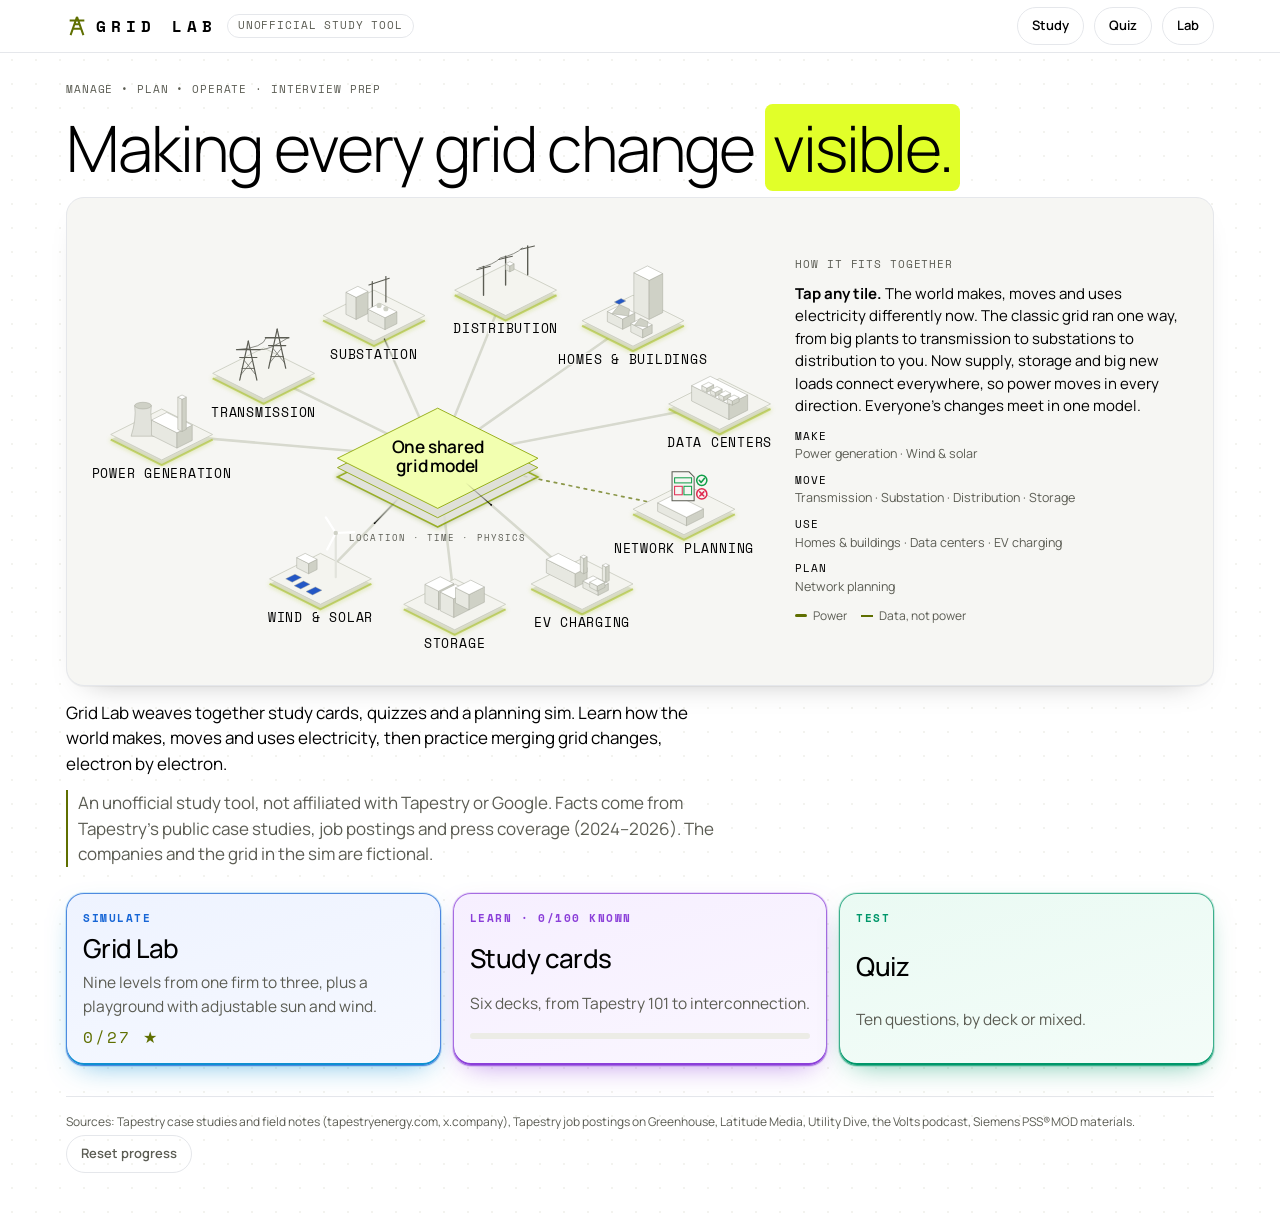
<file: gridlab/index.html>
<!doctype html>
<html lang="en"><head><meta charset="utf-8">
<meta name="viewport" content="width=device-width, initial-scale=1, viewport-fit=cover">
<meta name="robots" content="noindex, nofollow">
<meta name="apple-mobile-web-app-capable" content="yes"><meta name="apple-mobile-web-app-status-bar-style" content="black-translucent">
<title>Grid Lab</title>
<link rel="icon" type="image/png" sizes="32x32" href="favicon-32.png"><link rel="icon" type="image/png" sizes="16x16" href="favicon-16.png"><link rel="shortcut icon" href="favicon.ico"><link rel="apple-touch-icon" sizes="180x180" href="apple-touch-icon.png"><meta name="apple-mobile-web-app-title" content="Grid Lab">

<meta name="claude:viewport-fit-sides" content="cover">
<link rel="preconnect" href="https://fonts.googleapis.com"><link rel="preconnect" href="https://fonts.gstatic.com" crossorigin>
<link rel="stylesheet" href="https://fonts.googleapis.com/css2?family=Manrope:wght@300;400;500;600;700&family=Space+Mono:wght@400;700&display=swap">
<style>:root{padding-top:env(safe-area-inset-top,0px);padding-bottom:env(safe-area-inset-bottom,0px)}body{margin:0}[hidden]{display:none!important}img{max-width:100%}/* Layout: one-column mobile app; wide screens split map | panel. Look: black field, white type, one electric-lime accent; Manrope + Space Mono labels. */
:root {
  --bg: #000000; --paper: #0d0d0b; --ink: #ffffff; --ink-2: #a3a39c; --rule: #32332b; --grid: #121210;
  --copper: #e1ff29; --lime: #e1ff29; --on-lime: #000000; --blue: #7aa7ff; --teal: #2fe0d0; --violet: #b89cff; --ok: #1aff71; --warn: #e0ff29; --bad: #ff4066; --pass: #1aff71; --fail: #ff4066;
  --plan: #2c8bff; --plan-edge: #24bcff; --manage: #c169ff; --operate: #09ffa6; --lime-ink: #e1ff29; --plan-bg: #141940; --manage-bg: #1a1620; --operate-bg: #12241e; --lime-bg: #1c2008;
  --streak: 255,255,255;
  --c-sun: #e1ff29; --c-metro: #9d8cff; --c-wind: #2fe0d0; --c-iso: #a3a39c; --chip: #1b1c17;
  --shadow: 0 0 0 1px rgba(255,255,255,.02), 0 18px 40px -24px rgba(0,0,0,.9);
  --h-1: #3a3b33; --h-2: #2a2b24; --h-3: #1d1e19; --h-edge: #55574b; --h-line: #a3a39c; --h-solar: #7aa7ff; --h-screen: #2fe0d0;
  --h-1: #2f2f2b; --h-2: #1c1c19; --h-3: #121210; --h-edge: #45463d; --h-w1: #f2f2ee; --h-w2: #cfcfc8; --h-tile: #121210; --h-tile-side: #070706; --h-tile-edge: #2c2d26; --h-rim: #e1ff29;
  --h-hub: #1a1f05; --h-hubedge: #e1ff29; --h-flow: #e1ff29; --h-flow2: #2fe0d0; --h-spoke: #3a3b33;
  color-scheme: dark;
  --f-display: "Manrope", system-ui, -apple-system, "Segoe UI", sans-serif;
  --f-body: "Manrope", system-ui, -apple-system, "Segoe UI", sans-serif;
  --f-mono: "Space Mono", ui-monospace, "SF Mono", Menlo, Consolas, monospace;
}
@media (prefers-color-scheme: light) { :root:not([data-theme="dark"]) {
  --bg: #ffffff; --paper: #f6f6f3; --ink: #000000; --ink-2: #5b5c53; --rule: #e5e7eb; --grid: #f3f3ef;
  --copper: #5f6f00; --lime: #e1ff29; --on-lime: #000000; --blue: #2457c5; --teal: #0d8f84; --violet: #6a4fd1; --ok: #0f9e47; --warn: #8fa300; --bad: #df2a50; --pass: #0f9e47; --fail: #df2a50;
  --plan: #1766d6; --plan-edge: #0e8fd1; --manage: #8b3fd9; --operate: #00976a; --lime-ink: #5f6f00; --plan-bg: #eef3ff; --manage-bg: #f6efff; --operate-bg: #eafaf3; --lime-bg: #f8ffd6;
  --streak: 0,0,0;
  --c-sun: #7f9600; --c-metro: #5b48d6; --c-wind: #0d8f84; --c-iso: #5b5c53; --chip: #ececE6;
  --shadow: 0 1px 0 rgba(0,0,0,.04), 0 14px 30px -22px rgba(0,0,0,.35);
  --h-1: #ffffff; --h-2: #e7e8e1; --h-3: #cfd1c6; --h-edge: #a7a99c; --h-line: #5b5c53; --h-solar: #2457c5; --h-screen: #8fe7de;
  --h-w1: #ffffff; --h-w2: #e2e3dc; --h-tile: #f4f4ef; --h-tile-side: #dfe0d8; --h-tile-edge: #c9cbbf; --h-rim: #9bb800;
  --h-hub: #f2ffb0; --h-hubedge: #8aa300; --h-flow: #7f9600; --h-flow2: #0d8f84; --h-spoke: #d7d9ce;
  color-scheme: light; } }
:root[data-theme="light"] {
  --bg: #ffffff; --paper: #f6f6f3; --ink: #000000; --ink-2: #5b5c53; --rule: #e5e7eb; --grid: #f3f3ef;
  --copper: #5f6f00; --lime: #e1ff29; --on-lime: #000000; --blue: #2457c5; --teal: #0d8f84; --violet: #6a4fd1; --ok: #0f9e47; --warn: #8fa300; --bad: #df2a50; --pass: #0f9e47; --fail: #df2a50;
  --plan: #1766d6; --plan-edge: #0e8fd1; --manage: #8b3fd9; --operate: #00976a; --lime-ink: #5f6f00; --plan-bg: #eef3ff; --manage-bg: #f6efff; --operate-bg: #eafaf3; --lime-bg: #f8ffd6;
  --streak: 0,0,0;
  --c-sun: #7f9600; --c-metro: #5b48d6; --c-wind: #0d8f84; --c-iso: #5b5c53; --chip: #ececE6;
  --shadow: 0 1px 0 rgba(0,0,0,.04), 0 14px 30px -22px rgba(0,0,0,.35);
  --h-1: #ffffff; --h-2: #e7e8e1; --h-3: #cfd1c6; --h-edge: #a7a99c; --h-line: #5b5c53; --h-solar: #2457c5; --h-screen: #8fe7de;
  --h-w1: #ffffff; --h-w2: #e2e3dc; --h-tile: #f4f4ef; --h-tile-side: #dfe0d8; --h-tile-edge: #c9cbbf; --h-rim: #9bb800;
  --h-hub: #f2ffb0; --h-hubedge: #8aa300; --h-flow: #7f9600; --h-flow2: #0d8f84; --h-spoke: #d7d9ce;
  color-scheme: light; }

html, body { min-height: 100%; }
body {
  background: var(--bg); color: var(--ink); font-family: var(--f-body); font-size: 15px; line-height: 1.5;
  background-image: radial-gradient(var(--grid) 1px, transparent 1.4px);
  background-size: 24px 24px; -webkit-tap-highlight-color: transparent;
}
body::before { content: ""; position: fixed; inset: 0 0 auto; height: env(safe-area-inset-top, 0px); z-index: 10; background: var(--paper); }
* { box-sizing: border-box; }
button { font: inherit; color: inherit; cursor: pointer; }
button:focus-visible, a:focus-visible, [tabindex]:focus-visible { outline: 2px solid var(--blue); outline-offset: 2px; }
.wrap { max-width: 1180px; margin: 0 auto; padding-left: max(16px, env(safe-area-inset-left, 0px)); padding-right: max(16px, env(safe-area-inset-right, 0px)); padding-block: 0 48px; }

/* top bar */
.top { position: sticky; top: env(safe-area-inset-top, 0px); z-index: 5; background: var(--paper); border-bottom: 1px solid var(--rule); }
.top-in { max-width: 1180px; margin: 0 auto; display: flex; align-items: center; gap: 10px; min-height: 52px;
  padding-left: max(16px, env(safe-area-inset-left, 0px)); padding-right: max(16px, env(safe-area-inset-right, 0px)); }
.brand { font-family: var(--f-display); font-weight: 800; font-size: 22px; letter-spacing: .02em; text-transform: uppercase; display: flex; align-items: center; gap: 8px; background: none; border: 0; padding: 0; }
.brand svg { width: 22px; height: 22px; }
.top .sp { flex: 1; }
.iconbtn { border: 1px solid var(--rule); background: var(--paper); border-radius: 8px; min-width: 38px; height: 38px; padding: 0 10px; display: inline-flex; align-items: center; justify-content: center; gap: 6px; font-size: 13px; }
.iconbtn:hover { border-color: var(--ink-2); }

h1, h2, h3 { font-family: var(--f-display); text-transform: uppercase; letter-spacing: .01em; line-height: 1.02; text-wrap: balance; margin: 0; }
h1 { font-size: clamp(32px, 8vw, 72px); font-weight: 800; overflow-wrap: anywhere; }
h2 { font-size: 30px; font-weight: 800; }
h3 { font-size: 21px; font-weight: 700; }
.eyebrow { font-family: var(--f-mono); font-size: 11px; letter-spacing: .12em; text-transform: uppercase; color: var(--ink-2); }
.muted { color: var(--ink-2); }
.mono { font-family: var(--f-mono); font-variant-numeric: tabular-nums; }
p { margin: 0; max-width: 65ch; }

/* home */
.hero { padding-block: 28px 18px; display: grid; gap: 14px; }
.hero h1 span { color: var(--copper); }
.hero p { font-size: 17px; }
.disclaim { font-size: 12px; color: var(--ink-2); border-left: 2px solid var(--rule); padding-left: 10px; }
.tiles { display: grid; grid-template-columns: repeat(auto-fit, minmax(240px, 1fr)); gap: 12px; margin-top: 8px; }
.tile { text-align: left; background: var(--paper); border: 1px solid var(--rule); border-radius: 12px; padding: 16px; display: grid; gap: 8px; box-shadow: var(--shadow); min-width: 0; }
.tile:hover { border-color: var(--ink-2); }
.tile .k { font-family: var(--f-mono); font-size: 11px; color: var(--copper); letter-spacing: .1em; text-transform: uppercase; }
.tile h3 { font-size: 26px; }
.tile.lab { background: var(--ink); color: var(--paper); border-color: var(--ink); }
.tile.lab .k { color: var(--c-sun); }
.tile.lab .muted { color: color-mix(in srgb, var(--paper) 72%, transparent); }
.bar { height: 6px; border-radius: 3px; background: var(--chip); overflow: hidden; }
.bar > i { display: block; height: 100%; background: var(--ok); width: 0; transition: width .4s; }

/* deck list */
.section-h { display: flex; align-items: baseline; gap: 10px; flex-wrap: wrap; padding-block: 22px 12px; }
.decks { display: grid; grid-template-columns: repeat(auto-fit, minmax(260px, 1fr)); gap: 10px; }
.deck { text-align: left; background: var(--paper); border: 1px solid var(--rule); border-radius: 12px; padding: 14px 14px 12px; display: grid; gap: 6px; position: relative; overflow: hidden; min-width: 0; }
.deck::before { content: ""; position: absolute; left: 0; top: 0; bottom: 0; width: 5px; background: var(--dc); }
.deck .row { display: flex; justify-content: space-between; gap: 8px; align-items: baseline; }
.deck:hover { border-color: var(--ink-2); }

/* flashcards */
.fc-wrap { display: grid; gap: 14px; max-width: 640px; margin: 0 auto; padding-top: 18px; }
.fc-meta { display: flex; justify-content: space-between; align-items: center; gap: 10px; flex-wrap: wrap; }
.card { background: var(--paper); border: 1px solid var(--rule); border-radius: 16px; min-height: 290px; padding: 22px; display: grid; align-content: center; gap: 12px; box-shadow: var(--shadow); text-align: left; width: 100%; position: relative; }
.card .term { font-family: var(--f-display); font-size: clamp(32px, 7vw, 46px); font-weight: 800; text-transform: uppercase; line-height: 1; }
.card .def { font-size: 17px; }
.card .note { font-size: 14px; color: var(--copper); border-top: 1px dashed var(--rule); padding-top: 10px; }
.card .hint { position: absolute; right: 14px; bottom: 10px; font-family: var(--f-mono); font-size: 11px; color: var(--ink-2); }
.btnrow { display: flex; gap: 10px; flex-wrap: wrap; }
.btn { border: 1px solid var(--ink); background: var(--ink); color: var(--paper); border-radius: 10px; padding: 11px 16px; font-weight: 600; min-height: 44px; }
.btn.ghost { background: transparent; color: var(--ink); border-color: var(--rule); }
.btn.ok { background: var(--ok); border-color: var(--ok); color: #fff; }
.btn.warnb { background: transparent; border-color: var(--warn); color: var(--warn); }
.btn.danger { background: transparent; border-color: var(--bad); color: var(--bad); }
.btn:disabled { opacity: .45; cursor: not-allowed; }
.btn.grow { flex: 1; }
.toggle { display: inline-flex; align-items: center; gap: 8px; font-size: 14px; }
.toggle input { width: 18px; height: 18px; accent-color: var(--ok); }

/* quiz */
.q-opts { display: grid; gap: 8px; }
.q-opt { text-align: left; border: 1px solid var(--rule); background: var(--paper); border-radius: 10px; padding: 12px 14px; min-height: 48px; }
.q-opt:hover:not(:disabled) { border-color: var(--ink-2); }
.q-opt.right { border-color: var(--ok); background: color-mix(in srgb, var(--ok) 14%, var(--paper)); }
.q-opt.wrong { border-color: var(--bad); background: color-mix(in srgb, var(--bad) 12%, var(--paper)); }
.q-prompt { font-size: 18px; }
.q-prompt.big { font-family: var(--f-display); font-size: 34px; font-weight: 800; text-transform: uppercase; line-height: 1.02; }
.chips { display: flex; gap: 6px; flex-wrap: wrap; }
.chipbtn { border: 1px solid var(--rule); background: var(--paper); border-radius: 999px; padding: 6px 12px; font-size: 13px; min-height: 34px; }
.chipbtn.on { background: var(--ink); color: var(--paper); border-color: var(--ink); }

/* prep */
.prep { display: grid; gap: 10px; max-width: 760px; }
details.pq { background: var(--paper); border: 1px solid var(--rule); border-radius: 12px; padding: 0; }
details.pq summary { cursor: pointer; list-style: none; padding: 14px 16px; font-weight: 700; display: flex; justify-content: space-between; gap: 10px; }
details.pq summary::after { content: "+"; font-family: var(--f-mono); color: var(--ink-2); }
details.pq[open] summary::after { content: "\2212"; }
details.pq div { padding: 0 16px 16px; }

/* ===== lab ===== */
.levels { display: grid; grid-template-columns: repeat(auto-fit, minmax(250px, 1fr)); gap: 12px; }
.lvl { text-align: left; background: var(--paper); border: 1px solid var(--rule); border-radius: 12px; padding: 16px; display: grid; gap: 8px; min-width: 0; }
.lvl:hover { border-color: var(--ink-2); }
.lvl .n { font-family: var(--f-display); font-size: 54px; font-weight: 800; line-height: .9; color: var(--copper); }
.stars { font-family: var(--f-mono); letter-spacing: 2px; color: var(--warn); }
.howto { display: grid; grid-template-columns: repeat(auto-fit, minmax(220px, 1fr)); gap: 10px; margin-top: 14px; }
.howto > div { border-top: 2px solid var(--ink); padding-top: 8px; font-size: 14px; }
.howto b { display: block; font-family: var(--f-mono); font-size: 11px; letter-spacing: .1em; text-transform: uppercase; color: var(--ink-2); margin-bottom: 2px; }

.game { display: grid; gap: 12px; padding-top: 12px; }
.ghead { display: flex; align-items: center; gap: 10px; flex-wrap: wrap; }
.ghead .ttl { flex: 1; min-width: 0; }
.ghead h3 { font-size: clamp(17px, 4.6vw, 22px); }
.clock { font-family: var(--f-mono); font-size: 20px; font-weight: 700; font-variant-numeric: tabular-nums; padding: 4px 10px; border-radius: 8px; background: var(--paper); border: 1px solid var(--rule); }
.clock.low { color: var(--bad); border-color: var(--bad); }
.tabs { display: flex; gap: 6px; overflow-x: auto; padding-bottom: 2px; scrollbar-width: none; }
.tab { flex: 0 0 auto; border: 1px solid var(--rule); background: var(--paper); border-radius: 10px; padding: 7px 12px 7px 10px; display: flex; align-items: center; gap: 8px; min-height: 44px; font-weight: 600; font-size: 14px; }
.tab .sw { width: 10px; height: 10px; border-radius: 3px; background: var(--tc); flex: none; }
.tab .st { font-family: var(--f-mono); font-size: 10px; font-weight: 500; color: var(--ink-2); letter-spacing: .04em; text-transform: uppercase; }
.tab.on { border-color: var(--tc); box-shadow: inset 0 -3px 0 var(--tc); }
.tab .dot { width: 8px; height: 8px; border-radius: 50%; background: var(--dc, var(--rule)); }
.split { display: grid; gap: 12px; grid-template-columns: 1fr; }
@media (min-width: 920px) { .split { grid-template-columns: minmax(0, 1.25fr) minmax(0, 1fr); align-items: start; } .mapbox { position: sticky; top: calc(env(safe-area-inset-top, 0px) + 64px); } }
.mapbox { background: var(--paper); border: 1px solid var(--rule); border-radius: 14px; overflow: hidden; min-width: 0; }
.maphead { display: flex; gap: 8px; align-items: center; padding: 10px 12px; border-bottom: 1px solid var(--rule); flex-wrap: wrap; }
.maphead .who { font-weight: 700; display: flex; align-items: center; gap: 6px; flex: 1; min-width: 120px; font-size: 14px; }
.seg { display: inline-flex; border: 1px solid var(--rule); border-radius: 8px; overflow: hidden; }
.seg button { border: 0; background: transparent; padding: 6px 10px; font-size: 12px; font-weight: 600; min-height: 34px; }
.seg button.on { background: var(--ink); color: var(--paper); }
svg.map { display: block; width: 100%; height: auto; touch-action: manipulation; user-select: none; }
.map .ln { fill: none; stroke-linecap: round; }
.map .hit { stroke: transparent; stroke-width: 22; fill: none; cursor: pointer; }
.map .flow { fill: none; stroke-dasharray: 2 10; stroke-linecap: round; animation: flow linear infinite; opacity: .9; pointer-events: none; }
@keyframes flow { to { stroke-dashoffset: -24; } }
@media (prefers-reduced-motion: reduce) { .map .flow { animation: none; } }
.map .bus { cursor: pointer; }
.map text { font-family: var(--f-mono); }
.legend { display: flex; gap: 12px; flex-wrap: wrap; padding: 8px 12px 10px; font-size: 11px; color: var(--ink-2); font-family: var(--f-mono); border-top: 1px solid var(--rule); }
.legend i { display: inline-block; width: 16px; height: 4px; border-radius: 2px; vertical-align: middle; margin-right: 4px; }
.metrics { display: grid; grid-template-columns: repeat(4, minmax(0,1fr)); border-top: 1px solid var(--rule); }
.metrics > div { padding: 8px 10px; border-right: 1px solid var(--rule); min-width: 0; }
.metrics > div:last-child { border-right: 0; }
.metrics b { display: block; font-family: var(--f-mono); font-size: 16px; font-variant-numeric: tabular-nums; }
.metrics span { font-size: 10px; letter-spacing: .06em; text-transform: uppercase; color: var(--ink-2); }

.panel { display: grid; gap: 10px; min-width: 0; }
.box { background: var(--paper); border: 1px solid var(--rule); border-radius: 12px; padding: 12px 14px; display: grid; gap: 8px; min-width: 0; }
.box h4 { margin: 0; font-family: var(--f-mono); font-size: 11px; letter-spacing: .12em; text-transform: uppercase; color: var(--ink-2); font-weight: 600; display: flex; justify-content: space-between; gap: 8px; }
.brief { border-left: 4px solid var(--tc); }
.budget { display: grid; gap: 4px; }
.budget .bar > i { background: var(--tc); }
.budget .bar.over > i { background: var(--bad); }
.diff { display: grid; gap: 4px; margin: 0; padding: 0; list-style: none; font-family: var(--f-mono); font-size: 12.5px; }
.diff li { display: flex; gap: 8px; align-items: center; padding: 6px 8px; border-radius: 6px; background: var(--chip); min-width: 0; }
.diff li .tx { flex: 1; min-width: 0; overflow-wrap: anywhere; }
.diff li.add { box-shadow: inset 3px 0 0 var(--ok); }
.diff li.mod { box-shadow: inset 3px 0 0 var(--warn); }
.diff li.del { box-shadow: inset 3px 0 0 var(--bad); }
.diff li .x { border: 0; background: transparent; color: var(--ink-2); padding: 2px 6px; font-size: 16px; line-height: 1; min-height: 28px; }
.diff li .c { color: var(--ink-2); white-space: nowrap; }
.checks { display: grid; gap: 4px; margin: 0; padding: 0; list-style: none; font-size: 13.5px; }
.checks li { display: grid; grid-template-columns: 20px 1fr; gap: 6px; align-items: start; }
.checks .ic { font-family: var(--f-mono); font-weight: 700; }
.checks .pass .ic { color: var(--ok); } .checks .fail .ic { color: var(--bad); } .checks .wait .ic { color: var(--warn); }
.viol { margin: 2px 0 0; padding-left: 16px; font-size: 12.5px; color: var(--ink-2); }
.viol li { display: list-item; }
.issue { border: 1px dashed var(--warn); border-radius: 10px; padding: 10px; display: grid; gap: 8px; font-size: 13.5px; background: color-mix(in srgb, var(--warn) 8%, var(--paper)); }
.cof { display: flex; gap: 8px; align-items: center; font-size: 13px; flex-wrap: wrap; }
.cof .tx { flex: 1; min-width: 160px; }
.small { font-size: 12.5px; }
.log { display: grid; gap: 6px; margin: 0; padding: 0; list-style: none; font-size: 13px; max-height: 260px; overflow: auto; }
.log li { display: grid; grid-template-columns: auto 1fr; gap: 8px; }
.log .v { font-family: var(--f-mono); font-size: 11px; padding: 2px 6px; border-radius: 4px; background: var(--chip); color: var(--ink); height: fit-content; }

/* sheets / modals */
.scrim { position: fixed; inset: 0; background: rgba(8,14,22,.45); z-index: 20; display: flex; align-items: flex-end; justify-content: center; }
@media (min-width: 720px) { .scrim { align-items: center; } }
.sheet { background: var(--paper); color: var(--ink); width: min(560px, 100%); max-height: 86vh; overflow: auto; border-radius: 16px 16px 0 0; padding: 18px max(16px, env(safe-area-inset-right, 0px)) calc(18px + env(safe-area-inset-bottom, 0px)) max(16px, env(safe-area-inset-left, 0px)); display: grid; gap: 12px; box-shadow: var(--shadow); }
@media (min-width: 720px) { .sheet { border-radius: 16px; padding: 22px; } }
.sheet .opt { text-align: left; border: 1px solid var(--rule); background: var(--bg); border-radius: 10px; padding: 12px; display: grid; gap: 2px; min-height: 48px; }
.sheet .opt:hover:not(:disabled) { border-color: var(--ink-2); }
.sheet .opt b { display: flex; justify-content: space-between; gap: 8px; }
.sheet .opt:disabled { opacity: .5; }
.kv { display: grid; grid-template-columns: auto 1fr; gap: 2px 12px; font-size: 13.5px; }
.kv dt { color: var(--ink-2); } .kv dd { margin: 0; font-family: var(--f-mono); }
.outcome { display: grid; grid-template-columns: repeat(2, minmax(0,1fr)); gap: 8px; }
.outcome > div { background: var(--bg); border-radius: 10px; padding: 10px; }
.outcome b { font-family: var(--f-mono); font-size: 20px; display: block; }
.good { color: var(--ok); } .badc { color: var(--bad); } .warnc { color: var(--warn); }
.score { display: grid; gap: 4px; font-size: 14px; margin: 0; padding: 0; list-style: none; }
.score li { display: flex; justify-content: space-between; gap: 10px; border-bottom: 1px dashed var(--rule); padding-block: 4px; }
.score li span:last-child { font-family: var(--f-mono); }
.bigstars { font-size: 34px; letter-spacing: 6px; color: var(--warn); font-family: var(--f-mono); }
.toast { position: fixed; left: 50%; transform: translateX(-50%); bottom: calc(16px + env(safe-area-inset-bottom, 0px)); z-index: 30; background: var(--ink); color: var(--paper); padding: 10px 14px; border-radius: 10px; font-size: 14px; max-width: min(520px, calc(100% - 32px)); box-shadow: var(--shadow); }
.foot { margin-top: 30px; font-size: 12px; color: var(--ink-2); display: grid; gap: 4px; }
.foot a { color: var(--ink-2); }
@media (max-width: 600px) { .ghead .ttl { flex-basis: calc(100% - 52px); } .ghead .clock { margin-right: auto; } }

/* ===== hero diagram ===== */
.hero-fig { display: grid; gap: 12px; background: var(--paper); border: 1px solid var(--rule); border-radius: 16px; padding: 10px; box-shadow: var(--shadow); }
@media (min-width: 980px) { .hero-fig { grid-template-columns: minmax(0, 1.7fr) minmax(280px, 1fr); align-items: center; padding: 14px; } }
.hero-svg { min-width: 0; }
svg.hero-map { display: block; width: 100%; height: auto; user-select: none; -webkit-user-select: none; }
.hero-map text { font-family: var(--f-mono); }
.hero-map .tile-l { fill: var(--ink); font-weight: 700; letter-spacing: .04em; paint-order: stroke; stroke: var(--paper); stroke-width: 3px; }
.hero-map .hub-t { fill: var(--ink); font-family: var(--f-display); font-weight: 800; text-transform: uppercase; letter-spacing: .02em; }
.hero-map .hub-l { fill: var(--ink-2); letter-spacing: .12em; }
.hero-map .spoke { stroke: var(--h-spoke); stroke-width: 3; fill: none; stroke-linecap: round; }
.hero-map .spoke.data { stroke: var(--copper); stroke-dasharray: 3 6; stroke-width: 2; opacity: .7; }
.hero-map .spoke-on { fill: none; stroke-width: 5; stroke-linecap: round; stroke-linejoin: round; opacity: .55; }
.hero-map .spoke-on.data { stroke-dasharray: 4 6; stroke-width: 3; }
.hero-map .hnode { cursor: pointer; transition: opacity .25s, transform .25s; outline: none; }
.hero-map .hnode .tile-top { transition: stroke-width .2s; }
.hero-map .hnode:hover .tile-top, .hero-map .hnode:focus-visible .tile-top { stroke-width: 3; }
.hero-map .hnode.on .tile-top { stroke-width: 3.5; }
.hero-map .hnode.on { filter: drop-shadow(0 4px 10px color-mix(in srgb, var(--h-flow) 45%, transparent)); }
.hero-map.picked .hnode.dim { opacity: .38; }
.hero-map .pt { pointer-events: none; }
@media (prefers-reduced-motion: no-preference) {
  .hero-map:not(.picked) .spoke { }
  .hero-map:not(.picked) .spoke.data { stroke-dasharray: 3 6; }
}
@keyframes heroIdle { to { stroke-dashoffset: 28; } }
.hero-card { display: grid; gap: 10px; padding: 6px 6px 8px; border-left: 4px solid var(--ec, var(--rule)); padding-left: 14px; min-width: 0; }
.hero-card.idle { border-left-color: var(--copper); }
.hero-card h3 { font-size: 28px; }
.hero-card p { font-size: 15px; }
.hc-top { display: flex; justify-content: space-between; align-items: center; gap: 8px; }
.hc-dl { display: grid; gap: 4px; margin: 0; font-size: 14px; }
.hc-dl dt { font-family: var(--f-mono); font-size: 10.5px; letter-spacing: .12em; text-transform: uppercase; color: var(--ink-2); margin-top: 4px; }
.hc-dl dd { margin: 0; }
.hc-links { display: grid; gap: 6px; }
.hero-key { display: flex; flex-wrap: wrap; gap: 6px 14px; font-size: 12px; color: var(--ink-2); }
.hero-key i { display: inline-block; width: 12px; height: 12px; border-radius: 3px; margin-right: 6px; vertical-align: -2px; }
.hero-key i.dash { height: 0; border-top: 2px dashed var(--copper); border-radius: 0; vertical-align: 3px; }

.review { display: grid; gap: 8px; }
.review h4 { margin: 6px 0 0; font-family: var(--f-mono); font-size: 11px; letter-spacing: .12em; text-transform: uppercase; color: var(--ink-2); font-weight: 600; }
.rv-co { border-left: 3px solid var(--tc); padding-left: 10px; font-size: 14px; }
.rv-co ul, .notes { margin: 4px 0 0; padding-left: 18px; font-size: 13.5px; display: grid; gap: 3px; }
.notes li::marker { color: var(--copper); }
.chipbtn.untried { cursor: default; border-style: dashed; color: var(--ink-2); }
.skill { display: grid; gap: 2px; background: var(--bg); border-radius: 10px; padding: 10px 12px; }
.skill b { font-family: var(--f-display); font-size: 24px; text-transform: uppercase; letter-spacing: .02em; }
.notes.try li::marker { content: '\2192  '; color: var(--ok); }

.diff li { position: relative; }
.infowrap { position: relative; display: inline-flex; }
.info { width: 22px; height: 22px; border-radius: 50%; border: 1px solid var(--ink-2); background: var(--paper); color: var(--ink-2); font: 700 12px/1 var(--f-mono); font-style: italic; display: inline-flex; align-items: center; justify-content: center; padding: 0; }
.info:hover, .info:focus-visible { border-color: var(--blue); color: var(--blue); }
.tip { display: none; position: absolute; right: -6px; top: calc(100% + 8px); z-index: 8; width: min(300px, calc(100vw - 72px)); background: var(--ink); color: var(--paper); border-radius: 10px; padding: 10px 12px; font: 13px/1.45 var(--f-body); box-shadow: var(--shadow); white-space: normal; }
.tip::before { content: ""; position: absolute; right: 12px; top: -6px; border: 6px solid transparent; border-top: 0; border-bottom-color: var(--ink); }
.tip b { display: block; font-size: 13.5px; margin-bottom: 2px; }
.tip .tg { display: block; font: 600 10px/1.4 var(--f-mono); letter-spacing: .1em; text-transform: uppercase; margin-top: 6px; color: color-mix(in srgb, var(--paper) 65%, transparent); }
.infowrap:hover .tip, .info:focus + .tip { display: block; }

/* proposed changes on the map */
.map .pg-glow { opacity: .5; pointer-events: none; }
.map .pg-breathe { opacity: .45; pointer-events: none; }
.map .pg-core { opacity: .22; pointer-events: none; }
.map .pg-ring, .map .pg-badge { pointer-events: none; }
@media (prefers-reduced-motion: no-preference) {
  .map .pg-glow { animation: pgPulse 1.8s ease-in-out infinite; }
  .map .pg-core { animation: pgPulse 2.4s ease-in-out infinite; }
}
@keyframes pgPulse { 0%, 100% { opacity: .18; } 50% { opacity: .72; } }
@keyframes pgDlr { 0%, 100% { stroke-width: var(--w0); } 50% { stroke-width: var(--w1); } }

/* ===== skin: black field, lime accent, Manrope sentence-case headings, Space Mono labels ===== */
body { font-size: 15.5px; }
h1, h2, h3 { text-transform: none; letter-spacing: -.02em; line-height: 1.12; font-weight: 500; }
h1 { font-size: clamp(34px, 7vw, 64px); font-weight: 400; letter-spacing: -.03em; }
h1 span { color: var(--copper); }
h2 { font-size: clamp(28px, 4vw, 38px); font-weight: 500; }
h3 { font-size: 21px; font-weight: 600; }
.eyebrow, .tile .k, .box h4, .review h4, .hc-dl dt, .howto b, .tip .tg, .metrics span, .tab .st { font-family: var(--f-mono); font-weight: 400; letter-spacing: .08em; }
.brand { font-family: var(--f-mono); font-weight: 700; font-size: 16px; letter-spacing: .32em; text-transform: uppercase; }
.brand svg { color: var(--lime); }
.top { background: color-mix(in srgb, var(--bg) 88%, transparent); backdrop-filter: blur(10px); -webkit-backdrop-filter: blur(10px); border-bottom-color: var(--rule); }
body::before { background: var(--bg); }
.iconbtn { border-radius: 999px; border-color: var(--rule); background: transparent; padding: 0 14px; font-weight: 600; }
.iconbtn:hover { border-color: var(--copper); color: var(--copper); }
.btn { border-radius: 999px; background: var(--lime); border-color: var(--lime); color: var(--on-lime); font-weight: 600; padding: 11px 20px; }
.btn:hover:not(:disabled) { filter: brightness(1.05); }
.btn.ghost { background: transparent; color: var(--ink); border-color: var(--rule); }
.btn.ghost:hover:not(:disabled) { border-color: var(--copper); color: var(--copper); filter: none; }
.btn.ok { background: var(--lime); border-color: var(--lime); color: var(--on-lime); }
.btn.warnb { border-radius: 999px; }
.btn.danger { border-radius: 999px; background: transparent; }
.chipbtn { border-radius: 999px; }
.chipbtn.on { background: var(--lime); color: var(--on-lime); border-color: var(--lime); }
.tile, .deck, .lvl, .box, .mapbox, .card, details.pq, .hero-fig, .q-opt, .sheet .opt { border-radius: 18px; }
.tile, .deck, .lvl, .box, .mapbox, .card, details.pq, .hero-fig { background: var(--paper); border-color: var(--rule); }
.tile h3 { font-size: 26px; font-weight: 500; }
.tile.lab { background: var(--lime); color: var(--on-lime); border-color: var(--lime); }
.tile.lab .k { color: var(--on-lime); opacity: .7; }
.tile.lab .muted { color: rgba(0,0,0,.68); }
.tile.lab .stars { color: var(--on-lime); }
.tile:hover, .deck:hover, .lvl:hover { border-color: var(--copper); }
.bar > i { background: var(--lime); }
.card .term { font-family: var(--f-display); text-transform: none; font-weight: 500; letter-spacing: -.02em; line-height: 1.08; }
.q-prompt.big { font-family: var(--f-display); text-transform: none; font-weight: 500; letter-spacing: -.02em; }
.lvl .n { font-family: var(--f-mono); font-weight: 400; color: var(--copper); }
.howto > div { border-top-color: var(--copper); }
.tab { border-radius: 999px; padding: 6px 14px 6px 12px; }
.tab.on { box-shadow: inset 0 0 0 1px var(--tc); }
.seg { border-radius: 999px; }
.seg button.on { background: var(--lime); color: var(--on-lime); }
.clock { border-radius: 999px; font-family: var(--f-mono); }
.scrim { background: rgba(0,0,0,.6); }
.sheet { background: var(--paper); border: 1px solid var(--rule); }
.hero-map .hub-t { font-family: var(--f-display); text-transform: none; font-weight: 600; letter-spacing: -.01em; }
.hero-map .tile-l { font-family: var(--f-mono); font-weight: 400; letter-spacing: .06em; stroke: var(--paper); }
.skill b { font-family: var(--f-display); text-transform: none; font-size: 26px; font-weight: 500; letter-spacing: -.02em; }
.disclaim { border-left-color: var(--copper); }
.toast { background: var(--lime); color: var(--on-lime); border-radius: 999px; padding: 10px 18px; font-weight: 600; }
.foot { border-top: 1px solid var(--rule); padding-top: 16px; }
.unofficial { font-family: var(--f-mono); font-size: 10.5px; letter-spacing: .08em; text-transform: uppercase; color: var(--ink-2); border: 1px solid var(--rule); border-radius: 999px; padding: 3px 10px; white-space: nowrap; }
@media (max-width: 560px) { .unofficial { display: none; } }
.brand { white-space: nowrap; }
.brand svg { color: var(--copper); }
@media (max-width: 420px) { .brand { letter-spacing: .18em; font-size: 14px; } .top-in { gap: 6px; } .top .iconbtn { padding: 0 11px; } }

/* hero: black slabs with lime under-glow, Make / Move / Use grouping */
h1, h2 { font-weight: 300; }
.hero-map .rim { opacity: .55; transition: opacity .25s, stroke-width .25s; }
.hero-map .hnode:hover .rim, .hero-map .hnode:focus-visible .rim { opacity: .75; }
.hero-map .hnode.on .rim { opacity: 1; stroke-width: 3.4; }
.hero-map .hnode.on { filter: none; }
.hero-map .hnode .tile-top { stroke: var(--h-tile-edge); }
.hero-map .hnode.on .tile-top { stroke: var(--h-rim); stroke-width: 1.4; }
.hero-map .spoke { stroke: var(--h-spoke); }
.hero-map .spoke-on { opacity: .9; filter: url(#hglow); }
.hero-map .hub-rim { opacity: .85; }
.hero-map.picked .hnode.dim { opacity: .3; }
.hero-card { border-left: 0; padding-left: 6px; }
.mmu-on { display: inline-flex; align-items: center; gap: 8px; color: var(--copper); }
.mmu-on i { width: 9px; height: 9px; border-radius: 50%; background: var(--lime); box-shadow: 0 0 10px var(--lime); }
.mmu { display: grid; gap: 8px; }
.mmu > div { display: grid; gap: 1px; }
.mmu .eyebrow { color: var(--ink); }
.hero-key i { background: var(--copper); height: 3px; vertical-align: 3px; border-radius: 2px; }
.hero-key i.dash { background: none; }
/* lime circular expanders, like the site's team cards */
details.pq summary::after { content: "+"; width: 30px; height: 30px; border-radius: 50%; background: var(--lime); color: var(--on-lime); display: inline-flex; align-items: center; justify-content: center; font: 400 20px/1 var(--f-body); flex: none; }
details.pq[open] summary::after { content: "\2212"; }
details.pq summary { align-items: center; font-weight: 600; }
.info { border-color: var(--copper); color: var(--copper); font-style: normal; }

/* shooting-star flow on lines */
.map .star { fill: none; stroke: #ffffff; stroke-linecap: round; pointer-events: none; animation-name: star; animation-timing-function: linear; animation-iteration-count: infinite; }
.map .star.tail { stroke-width: 1; opacity: .38; }
.map .star.head { stroke-width: 1.6; opacity: .95; }
@keyframes star { from { stroke-dashoffset: var(--o0); } to { stroke-dashoffset: var(--o1); } }
:root[data-theme="light"] .map .star { stroke: #000; }
@media (prefers-color-scheme: light) { :root:not([data-theme="dark"]) .map .star { stroke: #000; } }
/* dynamic line rating: hairline of change colour that swells 10% of the line width per side */
.map .dlr-ring, .map .pg-glow-dlr { pointer-events: none; }
.map .dlr-ring { opacity: .95; }
@media (prefers-reduced-motion: no-preference) {
  .map .dlr-ring { animation: dlrSwell 2.8s ease-in-out infinite; }
  .map .pg-glow.pg-glow-dlr { animation: pgPulse 1.8s ease-in-out infinite, dlrSwell 2.8s ease-in-out infinite; }
}
@keyframes dlrSwell { 0%, 100% { stroke-width: var(--w0); } 50% { stroke-width: var(--w1); } }

.hero-map .hstar { fill: none; stroke: var(--ink); stroke-linecap: round; pointer-events: none; animation: star linear infinite; }
.hero-map .hstar.tail { stroke-width: 1; opacity: .35; } .hero-map .hstar.head { stroke-width: 1.6; opacity: .9; }
.hero-map.picked .hstar { display: none; }

/* edge-glow cards: tinted panel, coloured rim, brightest along the bottom edge */
.glow { position: relative; border: 1px solid color-mix(in srgb, var(--gc) 75%, transparent) !important;
  background: linear-gradient(165deg, var(--gbg) 0%, color-mix(in srgb, var(--gbg) 55%, var(--bg)) 100%) !important;
  box-shadow: 0 0 0 1px color-mix(in srgb, var(--gc2) 18%, transparent), 0 10px 30px -14px color-mix(in srgb, var(--gc2) 70%, transparent), inset 0 -2px 0 var(--gc2);
  transition: transform .25s ease, box-shadow .25s ease; }
.glow:hover { transform: translateY(-3px); box-shadow: 0 0 0 1px color-mix(in srgb, var(--gc2) 35%, transparent), 0 16px 38px -12px color-mix(in srgb, var(--gc2) 85%, transparent), inset 0 -2px 0 var(--gc2); }
.glow .k, .glow .n { color: var(--gc) !important; opacity: 1 !important; font-weight: 700; letter-spacing: .14em; }
.glow h3 { color: var(--ink); }
.tile.lab.glow { color: var(--ink); }
.tile.lab.glow .muted { color: var(--ink-2); }
.tile.lab.glow .stars { color: var(--lime-ink); }
.box.brief.glow { box-shadow: 0 10px 30px -18px color-mix(in srgb, var(--gc) 70%, transparent), inset 0 -2px 0 var(--gc); border-left-width: 1px !important; }
.box.brief.glow h4 span:first-child { color: var(--gc); }
.deck::before { box-shadow: 0 0 12px var(--dc); }
.section-h h2 { color: var(--ink-2); font-weight: 300; }
.tab.on { box-shadow: inset 0 0 0 1px var(--tc), 0 0 16px -4px var(--tc); }
@media (prefers-reduced-motion: reduce) { .glow, .glow:hover { transition: none; transform: none; } }
/* light theme: vivid yellow as a highlighter behind the key word (lime text would be unreadable on white) */
@media (prefers-color-scheme: light) { :root:not([data-theme="dark"]) h1 span { color: var(--on-lime); background: var(--lime); padding: 0 .12em; border-radius: .12em; box-decoration-break: clone; -webkit-box-decoration-break: clone; } }
:root[data-theme="light"] h1 span { color: var(--on-lime); background: var(--lime); padding: 0 .12em; border-radius: .12em; box-decoration-break: clone; -webkit-box-decoration-break: clone; }

.lvl-group { display: grid; gap: 10px; margin-bottom: 18px; }
.lvl-group > .eyebrow { font-weight: 700; letter-spacing: .14em; }
.seg .seglab { font-family: var(--f-mono); font-size: 11px; letter-spacing: .08em; text-transform: uppercase; color: var(--ink-2); padding: 0 6px 0 12px; display: inline-flex; align-items: center; }

.mapwrap, .hero-svg { position: relative; }
canvas.flowc { position: absolute; left: 0; top: 0; pointer-events: none; }
.box.cluster { border-color: color-mix(in srgb, var(--lime) 55%, var(--rule)); }
</style></head>
<body><header class="top"><div class="top-in">
<button class="brand" data-go="home"><svg viewBox="0 0 24 24" fill="none" stroke="currentColor" stroke-width="2.2" aria-hidden="true"><path d="M12 2 5 22M12 2l7 20M7.5 15h9M9 10h6M4 6h16"/></svg>Grid Lab</button><span class="unofficial">Unofficial study tool</span><span class="sp"></span>
<button class="iconbtn" data-go="learn">Study</button><button class="iconbtn" data-go="quiz">Quiz</button><button class="iconbtn" data-go="lab">Lab</button>
</div></header>
<main id="app"></main>
<script>// ===== Grid Lab engine: tiny DC power flow + N-1 + git-style model versioning =====
const ENGINE = (() => {
  // Map coordinates are in a 400x300 viewBox
  const BUSES = [
    { id: 1, name: 'North Hydro', short: 'HYD', x: 50,  y: 48,  lab: [-10, 28, 'start', 1],  load: 0,   gens: [{ type: 'hydro', mw: 380 }] },
    { id: 2, name: 'Ridge',       short: 'RDG', x: 200, y: 42,  lab: [14, -6, 'start', -1], load: 30,  gens: [] },
    { id: 3, name: 'Desert Flats',short: 'DSF', x: 352, y: 58,  lab: [10, 28, 'end', 1],  load: 0,   gens: [] },
    { id: 4, name: 'Central',     short: 'CEN', x: 112, y: 160, lab: [-14, 4, 'end', 1], load: 60,  gens: [] },
    { id: 5, name: 'Metro',       short: 'MET', x: 252, y: 160, lab: [16, 4, 'start', 1], load: 430, gens: [] },
    { id: 6, name: 'Port',        short: 'PRT', x: 50,  y: 278, lab: [-10, 26, 'start', 1], load: 20,  gens: [{ type: 'gas', mw: 400 }] },
    { id: 7, name: 'Valley',      short: 'VAL', x: 196, y: 288, lab: [0, 26, "middle", 1], load: 140, gens: [] },
    { id: 8, name: 'Tech Park',   short: 'TEK', x: 352, y: 270, lab: [10, 28, 'end', 1], load: 40,  gens: [] },
  ];
  // x = reactance (relative); rating = MW (normal). length km.
  const LINES = [
    { id: 'L1',  a: 1, b: 2, x: 0.10, rating: 350, km: 75 },
    { id: 'L2',  a: 1, b: 4, x: 0.10, rating: 350, km: 60 },
    { id: 'L3',  a: 2, b: 3, x: 0.10, rating: 150, km: 75 },
    { id: 'L4',  a: 2, b: 5, x: 0.09, rating: 320, km: 60 },
    { id: 'L5',  a: 4, b: 5, x: 0.08, rating: 360, km: 60 },
    { id: 'L6',  a: 4, b: 6, x: 0.10, rating: 300, km: 65 },
    { id: 'L7',  a: 6, b: 7, x: 0.10, rating: 310, km: 70 },
    { id: 'L8',  a: 5, b: 7, x: 0.10, rating: 200, km: 60 },
    { id: 'L9',  a: 5, b: 8, x: 0.08, rating: 140, km: 65 },
    { id: 'L10', a: 7, b: 8, x: 0.12, rating: 120, km: 75 },
  ];
  // Candidate new corridors (dashed on map)
  const CORRIDORS = [
    { id: 'C1', a: 3, b: 5, x: 0.10, rating: 300, km: 70,  cost: 85 },
    { id: 'C2', a: 3, b: 8, x: 0.11, rating: 300, km: 90,  cost: 95 },
    { id: 'C3', a: 4, b: 7, x: 0.10, rating: 250, km: 65,  cost: 70 },
    { id: 'C4', a: 2, b: 4, x: 0.09, rating: 250, km: 60,  cost: 70 },
  ];
  const SCEN = {
    peak:  { name: 'Summer peak · 5 pm', short: 'peak', load: 1.0, flatLoad: 1.0, solar: 0.8, wind: 0.25, batt: +1, dlr: 1.05, hydroMax: 1.0 },
    night: { name: 'Windy spring night · 3 am', short: 'night', load: 0.5, flatLoad: 0.95, solar: 0.0, wind: 0.95, batt: -1, dlr: 1.15, hydroMax: 0.6 },
  };
  const LTE = 1.15; // long-term emergency rating multiplier during contingencies
  const CO2 = { gas: 0.4 }; // t/MWh

  const clone = (o) => JSON.parse(JSON.stringify(o));
  function baseModel() {
    const m = { buses: {}, lines: {} };
    BUSES.forEach((b) => (m.buses[b.id] = { load: b.load, flat: 0, gens: clone(b.gens), batt: 0, cap: {} }));
    LINES.forEach((l) => (m.lines[l.id] = { ...l, dlr: false, isNew: false, upgraded: 0 }));
    return m;
  }
  // ---- operations (commits are lists of ops) ----
  function lineLabel(id) {
    const l = LINES.find((x) => x.id === id) || CORRIDORS.find((x) => x.id === id);
    const A = BUSES.find((b) => b.id === l.a).name, B = BUSES.find((b) => b.id === l.b).name;
    return `${A}–${B}`;
  }
  function opKey(op) {
    if (op.op === 'upgrade' || op.op === 'dlr' || op.op === 'rerate' || op.op === 'derate') return 'line:' + op.line;
    if (op.op === 'addLine') return 'line:' + op.line;
    return null; // additive ops do not textually conflict
  }
  function opText(op) {
    const bn = (id) => BUSES.find((b) => b.id === id).name;
    switch (op.op) {
      case 'addGen': return `+ ${op.mw} MW ${op.type} at ${bn(op.bus)}`;
      case 'addFlatLoad': return `+ ${op.mw} MW data-center load at ${bn(op.bus)}`;
      case 'retire': return `− retire ${op.mw} MW ${op.type} at ${bn(op.bus)}`;
      case 'upgrade': return `~ rebuild ${lineLabel(op.line)} → ${op.to} MW`;
      case 'rerate': return `~ re-rate ${lineLabel(op.line)} → ${op.to} MW`;
      case 'derate': return `− derate ${lineLabel(op.line)} → ${op.to} MW`;
      case 'dlr': return `~ dynamic line rating on ${lineLabel(op.line)}`;
      case 'addLine': return `+ new line ${lineLabel(op.line)} (${CORRIDORS.find(c=>c.id===op.line).rating} MW)`;
      case 'addBatt': return `+ ${op.mw} MW battery at ${bn(op.bus)}`;
      case 'cap': return `~ export cap ${op.mw} MW on ${op.type} at ${bn(op.bus)}`;
    }
    return JSON.stringify(op);
  }
  function apply(m, op) {
    switch (op.op) {
      case 'addGen': m.buses[op.bus].gens.push({ type: op.type, mw: op.mw, owner: op.owner }); break;
      case 'addFlatLoad': m.buses[op.bus].flat += op.mw; break;
      case 'retire': {
        const g = m.buses[op.bus].gens.find((g) => g.type === op.type);
        if (g) g.mw = Math.max(0, g.mw - op.mw);
        break;
      }
      case 'upgrade': case 'rerate': if (m.lines[op.line]) { m.lines[op.line].rating = op.to; m.lines[op.line].upgraded = 1; } break;
      case 'derate': if (m.lines[op.line]) m.lines[op.line].rating = op.to; break;
      case 'dlr': if (m.lines[op.line]) m.lines[op.line].dlr = true; break;
      case 'addLine': { const c = CORRIDORS.find((c) => c.id === op.line); m.lines[c.id] = { ...c, dlr: false, isNew: true, upgraded: 0 }; break; }
      case 'addBatt': m.buses[op.bus].batt += op.mw; break;
      case 'cap': m.buses[op.bus].cap[op.type] = op.mw; break;
    }
    return m;
  }
  function build(opsList) { const m = baseModel(); opsList.forEach((op) => apply(m, op)); return m; }
  function opCost(op) {
    switch (op.op) {
      case 'upgrade': { const l = LINES.find((x) => x.id === op.line) || CORRIDORS.find((x) => x.id === op.line); return Math.round(l.km * 0.45); }
      case 'dlr': return 4;
      case 'addLine': return CORRIDORS.find((c) => c.id === op.line).cost;
      case 'addBatt': return Math.round(op.mw * 0.55);
      case 'rerate': return 1;
      default: return 0;
    }
  }

  // ---- solver ----
  function components(nodes, edges) {
    const adj = {}; nodes.forEach((n) => (adj[n] = []));
    edges.forEach((e) => { adj[e.a].push(e.b); adj[e.b].push(e.a); });
    const seen = {}, comps = [];
    nodes.forEach((n) => {
      if (seen[n]) return; const c = []; const st = [n]; seen[n] = 1;
      while (st.length) { const u = st.pop(); c.push(u); adj[u].forEach((v) => { if (!seen[v]) { seen[v] = 1; st.push(v); } }); }
      comps.push(c);
    });
    return comps;
  }
  function solveLinear(A, b) {
    const n = b.length; const M = A.map((r, i) => [...r, b[i]]);
    for (let i = 0; i < n; i++) {
      let p = i; for (let r = i + 1; r < n; r++) if (Math.abs(M[r][i]) > Math.abs(M[p][i])) p = r;
      [M[i], M[p]] = [M[p], M[i]];
      if (Math.abs(M[i][i]) < 1e-12) return null;
      for (let r = 0; r < n; r++) if (r !== i) { const f = M[r][i] / M[i][i]; for (let c = i; c <= n; c++) M[r][c] -= f * M[i][c]; }
    }
    return M.map((r, i) => r[n] / r[i]);
  }
  // Dispatch + DC flow for a model under a scenario, with an optional outaged line.
  let ACTIVE = SCEN;
  const scen = (k) => ACTIVE[k] || SCEN[k];
  function setScenarios(set) { ACTIVE = set || SCEN; }
  // Playground: sun 0-3 sets time of day (and with it demand); wind 0-3 sets wind speed
  function customScen(sun, wind) {
    return { name: `Sun ${sun} · Wind ${wind}`, short: `sun ${sun}, wind ${wind}`,
      load: [0.5, 0.75, 0.9, 1.0][sun], flatLoad: sun === 0 ? 0.95 : 1.0,
      solar: [0, 0.3, 0.55, 0.8][sun], wind: [0, 0.3, 0.6, 0.95][wind],
      batt: sun >= 2 ? +1 : -1, dlr: 1 + 0.05 * wind + (sun <= 1 ? 0.02 : 0), hydroMax: sun === 0 ? 0.6 : 1.0 };
  }
  function solve(m, scenKey, outLine) {
    const S = scen(scenKey);
    const nodes = Object.keys(m.buses).map(Number);
    const edges = Object.values(m.lines).filter((l) => l.id !== outLine);
    const comps = components(nodes, edges);
    const main = comps.find((c) => c.includes(1)) || comps[0];
    const res = { flows: {}, lostLoad: 0, unserved: 0, curtail: 0, gas: 0, clean: 0, inj: {}, islanded: [] };
    comps.forEach((c) => { if (c !== main) c.forEach((n) => { const b = m.buses[n]; const ld = b.load * S.load + b.flat * S.flatLoad; if (ld > 0.1) res.lostLoad += ld; res.islanded.push(n); }); });
    // dispatch in main component
    let load = 0; const inj = {}; nodes.forEach((n) => (inj[n] = 0));
    const ren = []; const disp = []; const battBus = [];
    main.forEach((n) => {
      const b = m.buses[n];
      const ld = b.load * S.load + b.flat * S.flatLoad; inj[n] -= ld; load += ld;
      // battery: + discharge at peak, - charge at night
      if (b.batt) battBus.push({ n, mw: b.batt });
      b.gens.forEach((g) => {
        if (g.type === 'solar' || g.type === 'wind') {
          let avail = g.mw * (g.type === 'solar' ? S.solar : S.wind);
          if (b.cap[g.type] != null) { const cap = b.cap[g.type]; if (avail > cap) { res.curtail += avail - cap; avail = cap; } }
          ren.push({ n, avail });
        } else disp.push({ n, type: g.type, max: g.mw * (g.type === 'hydro' ? S.hydroMax : 1) });
      });
    });
    let renTot = ren.reduce((s, r) => s + r.avail, 0);
    // batteries: discharge at peak; at night charge only from spare supply
    const dispMax = disp.reduce((s, d) => s + d.max, 0);
    let spare = Math.max(0, renTot + dispMax - load);
    battBus.forEach((bb) => {
      if (S.batt > 0) { inj[bb.n] += bb.mw; load -= bb.mw; res.battMW = (res.battMW || 0) + bb.mw; }
      else { const c = Math.min(bb.mw, spare); spare -= c; inj[bb.n] -= c; load += c; res.battMW = (res.battMW || 0) - c; }
    });
    let need = load;
    let renUse = Math.min(renTot, Math.max(0, need));
    if (renTot > renUse) res.curtail += renTot - renUse;
    const rf = renTot > 0 ? renUse / renTot : 0;
    ren.forEach((r) => (inj[r.n] += r.avail * rf));
    res.clean = renUse;
    need -= renUse;
    ['hydro', 'gas'].forEach((t) => disp.filter((d) => d.type === t).forEach((d) => { const u = Math.max(0, Math.min(d.max, need)); inj[d.n] += u; need -= u; if (t === 'gas') res.gas += u; if (t === 'hydro') res.clean += u; }));
    if (need > 0.5) { res.unserved = need; // shed at load buses proportionally (keep balance)
      const lb = main.filter((n) => inj[n] < 0); const tot = lb.reduce((s, n) => s - inj[n], 0);
      lb.forEach((n) => (inj[n] += need * (-inj[n] / tot)));
    }
    res.inj = inj;
    // DC flow on main component
    const idx = main.filter((n) => n !== main[0]);
    const slack = main.includes(1) ? 1 : main[0];
    const ord = main.filter((n) => n !== slack);
    const pos = {}; ord.forEach((n, i) => (pos[n] = i));
    const B = ord.map(() => ord.map(() => 0));
    edges.forEach((l) => {
      if (!main.includes(l.a)) return;
      const y = 1 / l.x;
      if (l.a !== slack) B[pos[l.a]][pos[l.a]] += y;
      if (l.b !== slack) B[pos[l.b]][pos[l.b]] += y;
      if (l.a !== slack && l.b !== slack) { B[pos[l.a]][pos[l.b]] -= y; B[pos[l.b]][pos[l.a]] -= y; }
    });
    const th = solveLinear(B, ord.map((n) => inj[n])) || ord.map(() => 0);
    const theta = { [slack]: 0 }; ord.forEach((n, i) => (theta[n] = th[i]));
    edges.forEach((l) => {
      if (!main.includes(l.a)) { res.flows[l.id] = 0; return; }
      res.flows[l.id] = (theta[l.a] - theta[l.b]) / l.x;
    });
    return res;
  }
  function limit(l, scenKey, contingency) {
    let r = l.rating * (l.dlr ? scen(scenKey).dlr : 1);
    return contingency ? r * LTE : r;
  }
  // Full study: both scenarios, base case + every single-line outage (N-1)
  function study(m) {
    const out = { violations: [], loading: {}, worst: {}, metrics: {} };
    Object.keys(ACTIVE).forEach((sk) => {
      const base = solve(m, sk, null);
      out.loading[sk] = {}; out.worst[sk] = {};
      Object.values(m.lines).forEach((l) => {
        const pct = Math.abs(base.flows[l.id]) / limit(l, sk, false);
        out.loading[sk][l.id] = { pct, mw: base.flows[l.id] };
        out.worst[sk][l.id] = { pct: Math.abs(base.flows[l.id]) / limit(l, sk, true) * LTE, by: null };
        if (pct > 1.0001) out.violations.push({ kind: 'overload', scen: sk, line: l.id, pct, cont: null });
      });
      if (base.unserved > 0.5) out.violations.push({ kind: 'adequacy', scen: sk, mw: base.unserved });
      out.metrics[sk] = { gas: base.gas, clean: base.clean, curtail: base.curtail, co2: base.gas * CO2.gas, unserved: base.unserved };
      Object.values(m.lines).forEach((o) => {
        const r = solve(m, sk, o.id);
        if (r.lostLoad > 0.5) out.violations.push({ kind: 'island', scen: sk, cont: o.id, mw: r.lostLoad });
        if (r.unserved > 0.5 && base.unserved <= 0.5) out.violations.push({ kind: 'adequacyN1', scen: sk, cont: o.id, mw: r.unserved });
        Object.values(m.lines).forEach((l) => {
          if (l.id === o.id) return;
          const lim = limit(l, sk, true);
          const pct = Math.abs(r.flows[l.id] || 0) / lim;
          const disp = pct * LTE; // show relative to normal rating for map
          if (disp > out.worst[sk][l.id].pct) out.worst[sk][l.id] = { pct: disp, by: o.id };
          if (pct > 1.0001) out.violations.push({ kind: 'overload', scen: sk, line: l.id, pct, cont: o.id });
        });
      });
    });
    // collapse duplicate overloads: keep worst per line/scenario
    const keep = {}; const rest = [];
    out.violations.forEach((v) => {
      if (v.kind !== 'overload') { rest.push(v); return; }
      const k = v.scen + v.line + (v.cont ? 'c' : 'b');
      if (!keep[k] || keep[k].pct < v.pct) keep[k] = v;
    });
    out.violations = [...rest.filter((v, i, a) => a.findIndex((w) => w.kind === v.kind && w.scen === v.scen && w.cont === v.cont) === i), ...Object.values(keep)];
    return out;
  }
  function vText(v) {
    const sc = scen(v.scen).short;
    if (v.kind === 'overload') return v.cont
      ? `${lineLabel(v.line)} hits ${Math.round(v.pct * 100)}% of its emergency rating if ${lineLabel(v.cont)} trips (${sc})`
      : `${lineLabel(v.line)} overloaded at ${Math.round(v.pct * 100)}% (${sc}, all lines in)`;
    if (v.kind === 'adequacy') return `Not enough supply: ${Math.round(v.mw)} MW short (${sc})`;
    if (v.kind === 'adequacyN1') return `${Math.round(v.mw)} MW short if ${lineLabel(v.cont)} trips (${sc})`;
    if (v.kind === 'island') return `Losing ${lineLabel(v.cont)} strands ${Math.round(v.mw)} MW of customers (${sc})`;
    return '';
  }
  return { BUSES, LINES, CORRIDORS, SCEN, LTE, setScenarios, customScen, scen, baseModel, build, apply, study, solve, opKey, opText, opCost, lineLabel, vText, clone };
})();
if (typeof module !== 'undefined') module.exports = ENGINE;

// ===== Study decks =====
// Each card: t = term, d = definition, n = optional "why it matters" note, s = optional source tag
const DECKS = [
  {
    id: 'tap101', name: 'Tapestry 101', blurb: 'Who they are, how they talk about the work', color: 'var(--lime-ink)',
    cards: [
      { t: 'Tapestry', d: 'Alphabet’s moonshot for the electric grid. It started at X, the Moonshot Factory, and now describes itself as a group within Google building "the AI-powered electric grid."', n: 'Tagline on its site: "The grid made visible."' },
      { t: 'Mission', d: 'Make the grid visible to everyone who plans, builds, operates or manages it, so everyone can get reliable, affordable, clean energy.' },
      { t: 'Google Maps for electrons', d: 'Tapestry’s favorite analogy: one shared, layered map of the grid that everyone can navigate, in place of dozens of siloed databases.' },
      { t: 'Unified grid model', d: 'The core bet. Combine grid data that is siloed across dozens of organizations and tools into one high-fidelity model that planners, operators and developers can all work from.', n: 'Modelweaver is the version-control layer for this model.' },
      { t: 'Three model layers', d: 'Page Crahan described the model in layers: location (where assets are), time (when each fact was observed and whether it is still current) and physics (power flow and related math).' },
      { t: 'Fit for purpose', d: 'Tapestry’s rule of thumb: build only as much model detail as the decision at hand needs, rather than a millisecond model of every node.' },
      { t: 'Human in the loop', d: 'Tools surface insights and draft answers. Grid engineers make the final call. Crahan: people deciding about the grid will "not compromise reliability, period."' },
      { t: 'Page Crahan', d: 'General Manager of Tapestry. Previously ran go-to-market and commercial work at several start-ups, and co-founded and co-led Clarus Power.' },
      { t: 'Andy Ott', d: 'Tapestry’s Director of Technical Operations. Former President and CEO of PJM Interconnection.', n: 'He is a big reason PJM trusts Tapestry with its interconnection process.' },
      { t: 'Cat Wong', d: 'Head of Power Systems and Technical Operations. She co-wrote the HyperQ "field notes" on PJM’s Cycle 1.' },
      { t: 'Leo Casey', d: 'Tapestry’s Chief Scientist. He led the grid-forming inverter work with CSIRO.' },
      { t: 'Product lines', d: 'GridAware (map and inspect assets), Grid Planning Tool (long-range simulation for transmission and distribution) and Grid Operations Tool (real-time supply and demand balancing). HyperQ (interconnection review) is newer.' },
      { t: '"Tapestry, not a thread"', d: 'One of Tapestry’s stated values: work across many disciplines, such as software, power systems, ML and design, and weave them together.' },
      { t: 'Partner footprint', d: 'Partners in the U.S. (PJM, AES), U.K. (NESO), Chile (CEN), New Zealand (Vector and four more utilities), Australia (CSIRO) and Brazil (City of Rio). X also lists Cassava Technologies in South Africa.' },
      { t: 'Why it matters (their stats)', d: 'Tapestry’s pitch numbers: outages have doubled globally, new energy sources take about 6 years to connect, and the grid is about 25% of global emissions.' },
    ],
  },
  {
    id: 'projects', name: 'Projects & partners', blurb: 'What they’ve actually shipped, with numbers', color: 'var(--plan)',
    cards: [
      { t: 'HyperQ', d: 'An agentic AI tool built on Google Gemini. It reads interconnection applications, some up to 6,000 pages, checks them against PJM’s tariff rules and drafts readiness reports with page-level citations. PJM engineers make the final determination.' },
      { t: 'HyperQ in PJM Cycle 1', d: '811 generation applications (about 220 GW, more than PJM’s ~180 GW installed fleet). It ran 9,312 parallel reviews. The median was 6 min 15 s per application, 99% finished in under an hour, and that is 20x+ faster than a 4-hour manual baseline.' },
      { t: 'HyperQ’s four site-control checks', d: 'Term (is the lease long enough), Conveyance (is the chain of title unbroken), Exclusivity (no conflicting landowner rights) and Minimum acreage (is the site big enough).' },
      { t: 'How HyperQ was built', d: 'Ten months with PJM turning tariff rules into deterministic instructions, tested on 234 historical queue submissions. It runs in an isolated U.S. perimeter (VPC Service Controls) for PII and CEII custody.', n: 'Your security background maps directly to this.' },
      { t: 'HyperQ roadmap', d: 'Audit single-line diagrams and equipment parameters, migrate to Google’s Agent Development Kit, build the "Unified Model Manager," and let developers pre-validate before they submit.' },
      { t: 'PJM partnership', d: 'Announced April 2025 as a multi-year effort. It unifies dozens of PJM databases and tools into one model of PJM’s network and adds a secure platform where planners and developers work together.', n: 'PJM is the largest U.S. grid operator: 13 states plus DC, about 65–67 million people.' },
      { t: 'CEN (Chile)', d: 'Chile’s national grid operator, and the first national system operator to use the Grid Planning Tool. Chile’s grid runs about 3,100 km, long and narrow, with load in the middle and solar and wind at the ends.' },
      { t: 'Grid Planning Tool results at CEN', d: '86% faster: 10 hydro-thermal (PLP) simulations went from 120 hours to 16. It runs 30 simulations at once instead of one per server, and a five-scenario analysis dropped from a week to a day.' },
      { t: 'CEN planning workflow', d: 'Build future scenarios, then run them in parallel (for example, low wind during a heat wave). Find reliability issues, test mitigations (new lines, batteries, GETs) and compare on cost, reliability and carbon.', n: 'This is exactly the loop in the Grid Lab sim.' },
      { t: 'GraphCast for Chile', d: 'Tapestry and Google DeepMind fine-tuned GraphCast, DeepMind’s global weather model, for Chilean wind farms. It was up to 15% more accurate than ECMWF’s HRES model for medium-range wind.' },
      { t: 'GridAware', d: 'Merges street-view, satellite, drone, helicopter and field-crew imagery of poles and transformers into one view, then uses computer vision to flag defects such as sagging lines. Partners supply the imagery; Tapestry doesn’t fly drones.' },
      { t: 'Vector (New Zealand)', d: 'Auckland’s distribution utility and the first scaled distribution deployment. Results: 221% more network visibility, and pole inspections down from 30–45 min to 5–7 min. A Kawau Island survey dropped from about 320 person-hours to about 4 hours of helicopter imagery.' },
      { t: 'GPT-D', d: 'Grid Planning Tool for Distribution. Vector was the first utility to integrate it. It runs parallel long-range scenarios with automated N-1 contingency analysis.' },
      { t: 'New Zealand consortium', d: 'In November 2025, Northpower, Orion, Unison and WEL Networks joined Vector and shared network data with Tapestry. Together they serve about a quarter of New Zealand.' },
      { t: 'NESO Grand Optimiser (U.K.)', d: 'Work with Great Britain’s system operator to design a full balancing optimization framework (energy, reserve and ancillary-service solvers working together). It is part of NESO’s Volta AI program.' },
      { t: 'CSIRO inverter (Australia)', d: 'A laptop-sized grid-forming inverter prototype that uses silicon carbide. It costs about 50% less to produce, with no loss in efficiency, and showed grid models could be transferred to physical inverters.' },
      { t: 'AES', d: 'Working with Tapestry since 2021, starting with virtualizing Midwest distribution grids. Together they published a 20-year framework for a semi-autonomous, agent-driven grid.' },
      { t: 'Rio de Janeiro', d: 'Tapestry works with the city, Light SA, Axia Energia and Elea Data Centers on an "AI City" in the Olympic Park area, which needs power for more than two dozen new data centers.' },
    ],
  },
  {
    id: 'weaver', name: 'Modelweaver: Git for the grid', blurb: 'The vocabulary of your actual role', color: 'var(--manage)',
    cards: [
      { t: 'Modelweaver', d: 'Tapestry’s collaborative grid-model versioning product, as the recruiter described it ("like Git for grid changes"). Public postings call the team Grid Model Management and describe "Git for the Grid": versioning, comparing, branching, merging and collaborating on large-scale models.', n: 'The name itself isn’t in any public material, so let them explain it.' },
      { t: 'Single source of truth', d: 'The goal of grid model management: consolidate large, fragmented grid models into one consistent, reliable source of truth that every product and partner trusts.' },
      { t: 'Base case', d: 'The reference network model that all proposed changes are layered onto. In Git terms, it’s main.' },
      { t: 'Project (model change set)', d: 'A bundle of incremental model changes for one real-world project, such as "add 300 MW solar plus a new 345 kV line," each with an in-service date. It’s the grid version of a commit or pull request.' },
      { t: 'In-service date', d: 'When a change becomes physically real. The model has to answer "what does the grid look like on June 1, 2029?", so every change is time-bound.' },
      { t: 'Case build', d: 'Assembling a simulation-ready study case for a chosen date from the base case, active projects, load and generation profiles and rating sets. Doing this by hand takes planners days.' },
      { t: 'Study case', d: 'A complete, ready-to-solve model for a specific date and condition, such as summer peak 2030. It’s what power-flow and contingency tools actually run on.' },
      { t: 'Branch', d: 'An isolated copy of the model where one company or planner tries changes without disturbing anyone else’s work.' },
      { t: 'Diff', d: 'The element-level differences between two model versions: added line, changed rating, retired unit. Reviewers approve diffs rather than whole models.' },
      { t: 'Merge conflict', d: 'Two branches changed the same grid element in different ways. For example, two companies both propose rebuilding the same line to different ratings, and someone has to decide.' },
      { t: 'Interaction conflict', d: 'Changes that touch different elements but break the grid together. Each one passes its studies alone, and the combination overloads a line. Git can’t catch this. Only re-running the physics on the merged model can.', n: 'This is a teaching label in the Grid Lab, not an official industry term.' },
      { t: 'Sync / rebase', d: 'Replay your branch on top of the latest main and re-run the studies, because someone else’s merge may have changed the results.' },
      { t: 'Validation on ingest', d: 'Automated quality checks as data comes in: completeness, impossible values (such as zero impedance), bad topology and edits outside a submitter’s permitted area.' },
      { t: 'Approval workflow', d: 'Submitted changes go through review levels before other users can see them. It’s the grid version of code review.' },
      { t: 'Audit trail', d: 'A log of who changed what, when, and who approved it. Utilities need it for NERC MOD-032 compliance and regulatory scrutiny.' },
      { t: 'Profiles', d: 'Scenario data sets layered on a model, such as load and generation by season and hour, device controls and interchange schedules.' },
      { t: 'Rating sets', d: 'Collections of branch limits (MW/MVA) for different seasons or conditions. Swap the rating set, and the same flows can pass or fail.' },
      { t: 'Knowledge graph / graph DB', d: 'The grid is naturally a graph: buses are nodes and lines and transformers are edges. The Grid Model Management posting asks for graph-database and semantic-tech experience.' },
      { t: 'Geospatial layer', d: 'Ties the electrical model to real-world location (GIS) so a pole in a GridAware photo is the same object as a branch in the planning model.' },
      { t: 'Siemens PSS®MOD', d: '"Model On Demand," the incumbent. It’s a web platform where utilities and ISOs submit time-bound projects onto shared base cases, with validation, approvals, audit trails and case assembly.', n: 'Know the competition: Modelweaver is the modern, AI-ready take on this.' },
    ],
  },
  {
    id: 'formats', name: 'Grid data & standards', blurb: 'The file formats and rulebooks you’ll hear', color: 'var(--plan-edge)',
    cards: [
      { t: 'CIM', d: 'Common Information Model (IEC 61970/61968). The standard semantic model for describing grid equipment and topology. Tapestry’s pipelines convert industry formats into CIM.' },
      { t: 'CGMES', d: 'Common Grid Model Exchange Standard. ENTSO-E’s CIM-based profile that European operators use to exchange and merge grid models.' },
      { t: 'UCAIug', d: 'The UCA International Users Group, which hosts the CIM Users Group. Tapestry is a listed member company.' },
      { t: 'PSS®E', d: 'Siemens’ dominant transmission planning simulator. Its files: RAW (network), SAV (saved case), DYR (dynamics), SEQ (sequence/short-circuit data), IDEV (change scripts) and PRJ (projects in PSS®MOD).' },
      { t: 'PSLF', d: 'GE Vernova’s positive-sequence load flow software, widely used in the western U.S. (WECC). Another format Tapestry has to ingest.' },
      { t: 'IDEV / change file', d: 'A script of edits (add bus, change rating, and so on) that a transmission owner sends to update a shared case. It’s literally a patch file for the grid.' },
      { t: 'Single-line diagram (SLD)', d: 'The simplified schematic of a substation or plant, with one line per three-phase circuit. HyperQ’s next step is auditing SLDs in applications.' },
      { t: 'Bus-branch vs node-breaker', d: 'Planning models collapse a substation to a few buses (bus-branch). Operations (EMS) models keep every breaker and switch (node-breaker). Reconciling the two is a classic model-management pain.' },
      { t: 'Topology', d: 'How everything is connected: which lines join which buses, and which breakers are open or closed. Bad topology makes a model unsolvable or silently wrong.' },
      { t: 'CEII', d: 'Critical Energy/Electric Infrastructure Information. Sensitive grid details protected under U.S. federal rules. Multi-company model sharing needs strict access control.', n: 'Security TPM credibility point.' },
      { t: 'NERC MOD-032', d: 'The NERC reliability standard that requires transmission owners, generator owners and others to provide modeling data to planners for building interconnection-wide cases.' },
      { t: 'MMWG', d: 'The Multiregional Modeling Working Group, which assembles Eastern Interconnection power-flow cases from many utilities’ submissions. It’s a giant, slow merge process today.' },
      { t: 'Model on Demand vs files', d: 'The old way is emailing RAW and IDEV files, with spreadsheets tracking versions. The new way is a database with projects, validation and history. CEN made exactly this move with Tapestry.' },
    ],
  },
  {
    id: 'power', name: 'Power systems basics', blurb: 'Enough physics to follow the engineers', color: 'var(--operate)',
    cards: [
      { t: 'Bus', d: 'A node in the grid model, usually a substation voltage level, where lines, generators and loads connect.' },
      { t: 'Branch', d: 'An element connecting two buses: a transmission line or a transformer. Each has an impedance and a thermal rating.' },
      { t: 'MW vs MVAR vs MVA', d: 'MW is real power (does work), MVAR is reactive power (supports voltage) and MVA is the combined apparent power that equipment ratings are written in.' },
      { t: 'Power flow (load flow)', d: 'Solving how power splits across every line, given generation and load. Electricity follows physics (impedance), not contracts, so a new plant changes flows everywhere.' },
      { t: 'DC power flow', d: 'A fast linear approximation of power flow that ignores losses and voltage. It’s great for screening thousands of cases. The Grid Lab sim uses it.' },
      { t: 'N-1 contingency', d: 'The core reliability test: the grid must stay within limits after losing any single element, such as one line or one generator. Planners test every one.' },
      { t: 'Normal vs emergency rating', d: 'Lines have a normal (continuous) limit and higher short- or long-term emergency limits allowed briefly after a contingency. In the sim, emergency is 115% of normal.' },
      { t: 'Thermal overload', d: 'Too much current heats a conductor, so it sags, can contact trees and can fail. Most planning violations are thermal overloads.' },
      { t: 'Short circuit study', d: 'Checks that breakers can interrupt fault currents. New generation raises fault duty nearby.' },
      { t: 'Transient stability', d: 'Whether generators stay synchronized in the seconds after a disturbance. It needs dynamic models (DYR files).' },
      { t: 'Economic dispatch', d: 'Choosing which generators run, cheapest first, to meet load within grid limits. Congestion forces more expensive dispatch.' },
      { t: 'Congestion & curtailment', d: 'When lines can’t carry cheap power to load, cheaper (often renewable) output gets curtailed, meaning thrown away, and costlier plants run instead.' },
      { t: 'Dynamic line rating (DLR)', d: 'Rating a line by real-time weather rather than a conservative fixed number. Wind cools conductors, so windy hours can add 10–30% capacity. AES and Tapestry use it.' },
      { t: 'GETs', d: 'Grid-enhancing technologies: DLR, advanced power-flow control and topology optimization. They squeeze more out of existing wires, cheaply and quickly.' },
      { t: 'Grid-forming vs grid-following', d: 'Most inverters follow the grid’s voltage and frequency. Grid-forming inverters set them, providing stability and even black-start ability. That’s the subject of the CSIRO prototype.' },
      { t: 'DER / behind the meter', d: 'Distributed energy resources (rooftop solar, home batteries, EVs) on the customer side of the meter. They’re mostly invisible to planners.' },
      { t: 'Capacity factor', d: 'Actual output divided by nameplate. In the sim, solar delivers 80% at a summer 5 pm peak and 0% at 3 am, and wind is the reverse.' },
      { t: 'Hydro-thermal optimization', d: 'Long-term scheduling of hydro reservoirs against thermal plants under uncertain rainfall. It’s central to Chile’s planning (PLP model), and drought makes it harder.' },
    ],
  },
  {
    id: 'planning', name: 'Planning & interconnection', blurb: 'How new power actually gets connected', color: 'var(--warn)',
    cards: [
      { t: 'Interconnection queue', d: 'The line of generation and storage projects waiting for permission to connect. The U.S. total is roughly 2,300 GW, mostly solar and batteries, and the typical wait is years.' },
      { t: 'Cluster study', d: 'Studying a batch of queued projects together rather than one at a time, then assigning shared network upgrades across the cluster.' },
      { t: 'First-ready, first-served', d: 'The FERC Order 2023 reform that replaced "first-come, first-served." Projects must prove readiness, such as site control and deposits, to advance. That’s the review HyperQ automates.' },
      { t: 'FERC Order 2023', d: 'The 2023 federal rule that overhauled generator interconnection: cluster studies, readiness requirements, deadlines with penalties for late studies, and more.' },
      { t: 'Site control', d: 'Proof that a developer has legal rights to the land for its project (leases, deeds, options). HyperQ checked 4,581 site-control documents in Cycle 1.' },
      { t: 'OATT', d: 'Open Access Transmission Tariff. The rulebook each grid operator files with FERC that governs interconnection and transmission service.' },
      { t: 'Network upgrades', d: 'Grid reinforcements (rebuilt lines, new substations) needed so a new project doesn’t overload anything. Who pays is the cost allocation fight.' },
      { t: 'Cost allocation', d: 'Deciding who pays for shared upgrades: the triggering developer, a cluster, or all ratepayers. In the sim, you can co-fund shared lines between companies.' },
      { t: 'GIA', d: 'Generator Interconnection Agreement, the contract that lets a project connect after studies. PJM had about 50 GW of signed GIAs not yet built in 2025.' },
      { t: 'ISO / RTO', d: 'Independent System Operator or Regional Transmission Organization. It runs the grid and markets for a region (PJM, CAISO, ERCOT, MISO) but usually owns no wires.' },
      { t: 'TO / GO', d: 'Transmission Owner and Generator Owner, the companies that own the wires and the plants. Each submits model data and changes for its own equipment.' },
      { t: 'RTEP', d: 'PJM’s Regional Transmission Expansion Plan, the annual process that identifies needed transmission upgrades using built-out study cases.' },
      { t: 'Planning vs operations', d: 'Planning looks 1–20+ years ahead using models. Operations runs the grid minute to minute. Tapestry’s tools increasingly connect the two.' },
      { t: 'Resource adequacy', d: 'Having enough supply to meet peak demand plus a reserve margin. Data-center load growth is stressing it.' },
      { t: 'Load growth', d: 'The 2020s shift from flat demand to rapid growth, driven by AI data centers, industry and electrification. Data centers draw almost flat load 24/7.' },
      { t: 'Remedial action / export cap', d: 'Rather than paying for a full upgrade, a project can agree to limit or automatically trip output under certain conditions. It’s cheaper and faster, but energy gets curtailed.' },
    ],
  },
];


// Simulation levels. co: per-level company overrides (mw = project size, issue: false = clean import)
const LEVELS = [
  { id: 1, group: 'One firm', name: 'First connection', sub: 'A 200 MW solar farm, one fix', timer: 0, companies: ['sun'],
    co: { sun: { mw: 200, budget: 90, issue: false } }, stars: [180, 260, 300],
    intro: 'Sunfield Renewables wants to connect 200 MW of solar at Desert Flats. The only line out is too small. Find one upgrade that makes every study pass, stay on budget, then merge to main.' },
  { id: 2, group: 'One firm', name: 'Bigger farm', sub: '300 MW and a data error', timer: 0, companies: ['sun'],
    co: { sun: { mw: 300, budget: 110 } }, stars: [190, 270, 310],
    intro: 'Sunfield is connecting 300 MW now, and its model import failed validation. One fix isn’t enough anymore: watch the Worst outage view. Choose between delivering every MW and staying on budget.' },
  { id: 3, group: 'One firm', name: 'Moving target', sub: '350 MW, a deadline and a retirement', timer: 240, companies: ['sun'],
    co: { sun: { mw: 350, budget: 125 } }, stars: [220, 310, 360], events: [{ at: 100, kind: 'retire', mw: 100 }],
    intro: 'Sunfield wants 350 MW connected inside a four-minute filing window. Partway through, the grid operator retires 100 MW at Port and pushes that change to main. Sync, re-test and still merge on time.' },
  { id: 4, group: 'Two firms', name: 'Neighbors', sub: 'Solar plus a small data center', timer: 0, companies: ['sun', 'metro'],
    co: { sun: { mw: 200, budget: 90, issue: false }, metro: { mw: 100, budget: 30, issue: false } }, stars: [290, 420, 480],
    intro: 'Sunfield adds 200 MW of solar while Metro serves a 100 MW data center. Metro’s budget is tiny. Can it pass on its own, or does it depend on what Sunfield merges first?' },
  { id: 5, group: 'Two firms', name: 'Shared line', sub: 'Solar meets a 200 MW data center', timer: 300, companies: ['sun', 'metro'],
    co: { sun: { mw: 300, budget: 110 }, metro: { mw: 200, budget: 90 } }, stars: [340, 490, 560],
    intro: 'Metro must serve a 200 MW data center and Sunfield is connecting 300 MW of solar. Metro can’t pass until someone adds supply. Look for one shared line that helps both, and co-fund it.' },
  { id: 6, group: 'Two firms', name: 'Derated', sub: 'A line loses capacity mid-cycle', timer: 360, companies: ['sun', 'metro'],
    co: { sun: { mw: 300, budget: 110 }, metro: { mw: 200, budget: 90 } }, stars: [340, 490, 560], events: [{ at: 150, kind: 'derate', line: 'L4', to: 260 }],
    intro: 'Same two firms, but halfway through, an inspection finds a clearance problem on Ridge–Metro and the operator derates it to 260 MW. Plans that passed this morning stop passing. Re-plan together.' },
  { id: 7, group: 'Three firms', name: 'Three’s company', sub: 'Solar, a data center and wind', timer: 0, companies: ['sun', 'metro', 'wind'],
    co: { sun: { mw: 200, budget: 90, issue: false }, metro: { mw: 100, budget: 35, issue: false }, wind: { mw: 200, budget: 35, issue: false } }, stars: [380, 540, 630],
    intro: 'Three small projects with small budgets. One well-placed line can serve all three. Find it, and split its cost.' },
  { id: 8, group: 'Three firms', name: 'Retirement', sub: 'Plus wind, plus a plant retirement', timer: 420, companies: ['sun', 'metro', 'wind'],
    co: { sun: { mw: 300, budget: 110 }, metro: { mw: 200, budget: 90 }, wind: { mw: 250, budget: 60 } }, stars: [450, 600, 690], events: [{ at: 150, kind: 'retire', mw: 100 }],
    intro: 'Northwind adds 250 MW of wind at Ridge. Midway through, the grid operator retires 100 MW at Port and pushes it to main, putting every open branch behind. Sync, re-test and merge all three.' },
  { id: 9, group: 'Three firms', name: 'Peak build-out', sub: 'Bigger projects, a bigger retirement', timer: 480, companies: ['sun', 'metro', 'wind'],
    co: { sun: { mw: 350, budget: 130 }, metro: { mw: 250, budget: 100 }, wind: { mw: 300, budget: 70 } }, stars: [550, 760, 860], events: [{ at: 200, kind: 'retire', mw: 150 }],
    intro: 'Every project is bigger and 150 MW of gas retires mid-cycle. Expect to need more than one new corridor, and to share most of the cost.' },
  { id: 10, group: 'Playground', name: 'Playground', sub: 'No clock, no end. Set the sun and wind yourself.', timer: 0, companies: ['sun', 'metro', 'wind'], playground: true,
    co: { sun: { mw: 300, budget: 300, issue: false }, metro: { mw: 200, budget: 300, issue: false }, wind: { mw: 250, budget: 300, issue: false } }, stars: [0, 0, 0],
    intro: 'All three firms, generous budgets, no clock and no final score. Set Sun 0–3 (night to sunny afternoon; demand rises with it) and Wind 0–3. Studies check the conditions you set, plus every single-line outage.' },
];
const COMPANIES = {
  sun:   { id: 'sun',   name: 'Sunfield Renewables', short: 'Sunfield', role: 'Participant · Developer', color: 'var(--c-sun)', budget: 110, deadline: 1.0,
           project: [{ op: 'addGen', bus: 3, type: 'solar', mw: 300 }], home: 3,
           goal: 'Connect 300 MW of solar at Desert Flats', issue: { text: 'Inverter step-up transformer imported with impedance = 0 (impossible value).', wait: 12 } },
  metro: { id: 'metro', name: 'Metro Power & Light', short: 'Metro', role: 'Operator · Utility', color: 'var(--c-metro)', budget: 90, deadline: 0.85,
           project: [{ op: 'addFlatLoad', bus: 8, mw: 200 }], home: 8,
           goal: 'Serve a 200 MW data center at Tech Park, 24/7', issue: { text: 'Data-center substation mapped to bus "TEKPK_138", which doesn’t exist in the base case.', wait: 15 } },
  wind:  { id: 'wind',  name: 'Northwind Energy', short: 'Northwind', role: 'Participant · Developer', color: 'var(--c-wind)', budget: 40, deadline: 0.9,
           project: [{ op: 'addGen', bus: 2, type: 'wind', mw: 250 }], home: 2,
           goal: 'Connect 250 MW of wind at Ridge', issue: { text: 'Wind farm rating set missing its winter ratings.', wait: 12 } },
};

// ===== Electron streaks: each starts as a dot, accelerates along its line and stretches into a head with a fading tail =====
const FLOW = (() => {
  const layers = new Set();
  const reduced = () => { try { return matchMedia('(prefers-reduced-motion: reduce)').matches; } catch (e) { return false; } };
  let running = false;
  // spec: { x1, y1, x2, y2, rate (0..1 how busy), seed }
  function attach(svgEl, specs, opts = {}) {
    if (!svgEl || reduced()) return null;
    const host = svgEl.parentElement;
    host.style.position = 'relative';
    const cv = document.createElement('canvas');
    cv.className = 'flowc';
    cv.setAttribute('aria-hidden', 'true');
    host.appendChild(cv);
    const vb = svgEl.viewBox.baseVal;
    const parts = [];
    specs.forEach((sp, i) => {
      const len = Math.hypot(sp.x2 - sp.x1, sp.y2 - sp.y1);
      const n = sp.rate > 0.6 ? 2 : 1;
      for (let k = 0; k < n; k++) {
        const r = rnd(sp.seed * 13 + k * 7 + i);
        parts.push({ sp, len, dur: (opts.dur || 1.6) * (1.25 - 0.55 * sp.rate) * (0.85 + 0.3 * r), gap: (opts.gap || 1.2) * (0.4 + r) * (1.4 - sp.rate), start: performance.now() / 1000 - r * 3 - k * 1.1 });
      }
    });
    const L = { svgEl, cv, vb, parts, opts };
    layers.add(L);
    if (!running) { running = true; requestAnimationFrame(frame); }
    return L;
  }
  function rnd(x) { const s = Math.sin(x * 12.9898) * 43758.5453; return s - Math.floor(s); }
  function color() { const v = getComputedStyle(document.documentElement).getPropertyValue('--streak').trim(); return v || '255,255,255'; }
  function frame() {
    const now = performance.now() / 1000;
    const rgb = color();
    layers.forEach((L) => {
      if (!document.body.contains(L.svgEl)) { layers.delete(L); return; }
      const rect = L.svgEl.getBoundingClientRect();
      if (!rect.width) return;
      if (L.opts.hide && L.opts.hide(L.svgEl)) { L.cv.getContext('2d').clearRect(0, 0, L.cv.width, L.cv.height); return; }
      const dpr = Math.min(2, window.devicePixelRatio || 1);
      const W = Math.round(rect.width * dpr), H = Math.round(rect.height * dpr);
      if (L.cv.width !== W || L.cv.height !== H) { L.cv.width = W; L.cv.height = H; L.cv.style.width = rect.width + 'px'; L.cv.style.height = rect.height + 'px'; }
      const ctx = L.cv.getContext('2d');
      ctx.setTransform(1, 0, 0, 1, 0, 0); ctx.clearRect(0, 0, W, H);
      const s = (rect.width / L.vb.width) * dpr;
      ctx.setTransform(s, 0, 0, s, -L.vb.x * s, -L.vb.y * s);
      ctx.lineCap = 'round';
      ctx.save();
      if (L.opts.holes && L.opts.holes.length) { // streaks pass *under* labels and substations
        ctx.beginPath(); ctx.rect(L.vb.x, L.vb.y, L.vb.width, L.vb.height);
        L.opts.holes.forEach(([x, y, w, h]) => ctx.rect(x, y, w, h));
        ctx.clip('evenodd');
      }
      L.parts.forEach((p) => {
        const cyc = p.dur + p.gap; let t = ((now - p.start) % cyc + cyc) % cyc;
        if (t > p.dur) return; t /= p.dur;
        const { x1, y1, x2, y2 } = p.sp; const ux = (x2 - x1) / p.len, uy = (y2 - y1) / p.len;
        // accelerate: distance grows with t^2.4, so speed (and the tail) grows from zero
        const e = 2.4; const d = p.len * Math.pow(t, e); const v = e * Math.pow(t, e - 1);
        const tail = Math.min(L.opts.maxTail || 46, v * p.len * 0.16);
        const fadeIn = Math.min(1, t / 0.12), fadeOut = t > 0.82 ? Math.max(0, 1 - (t - 0.82) / 0.18) : 1;
        const a = fadeIn * fadeOut;
        const hx = x1 + ux * d, hy = y1 + uy * d;
        if (tail < 1.2) { // still a dot, gathering itself
          ctx.fillStyle = `rgba(${rgb},${0.9 * a})`; ctx.beginPath(); ctx.arc(hx, hy, 1.1, 0, Math.PI * 2); ctx.fill(); return;
        }
        const tx = hx - ux * tail, ty = hy - uy * tail;
        const g = ctx.createLinearGradient(tx, ty, hx, hy);
        g.addColorStop(0, `rgba(${rgb},0)`); g.addColorStop(0.7, `rgba(${rgb},${0.45 * a})`); g.addColorStop(1, `rgba(${rgb},${0.95 * a})`);
        ctx.strokeStyle = g; ctx.lineWidth = L.opts.width || 1.3;
        ctx.beginPath(); ctx.moveTo(tx, ty); ctx.lineTo(hx, hy); ctx.stroke();
        ctx.fillStyle = `rgba(${rgb},${a})`; ctx.beginPath(); ctx.arc(hx, hy, (L.opts.width || 1.3) * 0.75, 0, Math.PI * 2); ctx.fill();
      });
      ctx.restore();
    });
    if (layers.size) requestAnimationFrame(frame); else running = false;
  }
  return { attach };
})();

// ===== Interactive "multidirectional grid" hero =====
const HERO = (() => {
  const NODES = {
    gen:   { name: 'Power generation', era: 'old', deck: 'power',
      what: 'Big central plants: gas, nuclear, hydro, coal. Operators can turn them up or down on command. In the old grid, all power started here and only flowed downhill.',
      model: 'A generator attached to a bus, with max MW, cost and dynamic data. A retirement is a model change too, like the Port gas unit in Level 3.',
      tap: 'Central plants are a shrinking part of new supply. In PJM’s queue (January 2025) there were about 79 GW of solar and 37 GW of storage, against about 4 GW of gas. Chile’s planning centers on hydro-thermal optimization.',
      links: [['trans', 'out']] },
    trans: { name: 'Transmission', era: 'old', deck: 'planning',
      what: 'High-voltage lines (roughly 115–765 kV) that move bulk power long distances. Transmission owners own them, and an ISO/RTO such as PJM, CEN or NESO operates them.',
      model: 'Branches with impedance and thermal ratings, studied with power flow and N-1 contingency checks in tools like PSS®E and PSLF.',
      tap: 'Tapestry’s first scaled tools are here: the Grid Planning Tool at CEN (a 3,100 km grid), the unified model and HyperQ at PJM, and the Grand Optimiser with NESO.',
      links: [['gen', 'in'], ['sub', 'out'], ['solar', 'in'], ['dc', 'out']] },
    sub:   { name: 'Substation', era: 'old', deck: 'formats',
      what: 'Where voltage gets stepped down, circuits get switched and faults get cleared. Substations are becoming digital, full of sensors and smart relays.',
      model: 'One or a few buses in a planning model (bus-branch). The operations model keeps every breaker (node-breaker). Keeping the two in sync is a core model-management problem.',
      tap: 'HyperQ’s next step is auditing single-line diagrams, the substation schematics that come with every interconnection request.',
      links: [['trans', 'in'], ['dist', 'out'], ['storage', 'both'], ['dc', 'out']] },
    dist:  { name: 'Distribution', era: 'old', deck: 'projects',
      what: 'The local network of poles, wires and pole-top transformers that feeds neighborhoods. The local utility owns it. It’s far less mapped and measured than transmission.',
      model: 'Often lives in GIS rather than a planning case, and now needs real modeling because rooftop solar, batteries and EVs push power both ways.',
      tap: 'GridAware maps poles and wires from street, drone and helicopter imagery. GPT-D runs N-1 planning studies for Vector in Auckland.',
      links: [['sub', 'in'], ['homes', 'both'], ['ev', 'both'], ['storage', 'both'], ['solar', 'in']] },
    homes: { name: 'Homes & buildings', era: 'cust', deck: 'power',
      what: 'Homes, offices and factories. Many now make power too, with rooftop solar, batteries and smart thermostats, so flow on a neighborhood line can reverse at noon.',
      model: 'Aggregated as load at a bus, with seasonal and hourly profiles. Equipment behind the meter is mostly invisible to planners.',
      tap: 'Load forecasting is part of Tapestry’s intelligence engine. Customers feel the "visibility gap" as outages, which have doubled globally by Tapestry’s count.',
      links: [['dist', 'both']] },
    dc:    { name: 'Data centers', era: 'cust', deck: 'planning',
      what: 'AI-era loads of hundreds of MW each, drawing almost the same power 24/7 and often connecting straight to transmission. They’re the biggest driver of today’s load growth.',
      model: 'A large new load with an in-service date, which triggers adequacy and N-1 studies. That’s Metro’s branch in Level 2.',
      tap: 'Rio’s "AI City" plans for more than two dozen data centers. Auckland has several new ones, with at least ten more planned. Google’s own demand is part of why Tapestry exists.',
      links: [['trans', 'in'], ['sub', 'in'], ['storage', 'both']] },
    solar: { name: 'Wind & solar', era: 'new', deck: 'projects',
      what: 'Decentralized, weather-driven generation, from utility-scale farms on transmission to community solar on distribution. Output swings by hour and season.',
      model: 'A generator with capacity-factor profiles (solar ~0 at night, wind often strongest then). Each one starts as an interconnection request.',
      tap: 'HyperQ reviewed 811 applications (~220 GW) in PJM’s Cycle 1. In Chile, a fine-tuned GraphCast forecasts wind up to 15% better than ECMWF’s HRES.',
      links: [['trans', 'out'], ['dist', 'out'], ['storage', 'out']] },
    storage: { name: 'Storage', era: 'new', deck: 'power',
      what: 'Batteries that charge on surplus and discharge at peak. A battery is a load one hour and a generator the next.',
      model: 'Both a load and a generator, plus state of charge and dispatch assumptions for each scenario.',
      tap: 'Chile uses Tapestry’s planning models to decide where to install batteries. PJM’s queue held about 37 GW of storage in early 2025.',
      links: [['solar', 'in'], ['sub', 'both'], ['dist', 'both'], ['dc', 'both']] },
    ev:    { name: 'EV charging', era: 'cust', deck: 'planning',
      what: 'Car, bus and truck fleets charging on the distribution grid. Big, movable, peaky loads, and in the future vehicle-to-grid makes them a source too.',
      model: 'Load-growth profiles at distribution buses, and the reason distribution planning now needs real power-flow studies.',
      tap: 'Distribution planning with GPT-D at Vector, where New Zealand expects electricity demand to rise 82% over 25 years.',
      links: [['dist', 'both']] },
    plan:  { name: 'Network planning', era: 'plan', deck: 'weaver',
      what: 'Planners at ISOs, utilities and developers. Every change gets studied before it’s built. Today that means emailed files, spreadsheets and days of work just to build a study case.',
      model: 'They’re the users of the model. They propose changes, run power flow and N-1, review diffs and approve merges.',
      tap: 'Modelweaver is built for this desk: branch the shared model, study your change, sync when main moves, resolve conflicts and merge.',
      links: [['hub', 'both'], ['gen', 'both'], ['trans', 'both'], ['sub', 'both'], ['dist', 'both'], ['homes', 'both'], ['dc', 'both'], ['solar', 'both'], ['storage', 'both'], ['ev', 'both']], data: true },
    hub:   { name: 'One shared grid model', era: 'hub', deck: 'weaver',
      what: 'Power now flows in every direction, and changes come from thousands of owners at once. Electricity follows physics, not ownership, so everyone’s plans interact.',
      model: 'Tapestry calls this a knowledge graph for the grid: a unifying data model that weaves together trillions of data points, layered as location (where assets are), time (when each fact was true) and physics (how power flows).',
      tap: 'Modelweaver adds Git to that model, so all of these parties can propose, test and merge changes against one source of truth.',
      links: [['gen', 'both'], ['trans', 'both'], ['sub', 'both'], ['dist', 'both'], ['homes', 'both'], ['dc', 'both'], ['solar', 'both'], ['storage', 'both'], ['ev', 'both'], ['plan', 'both']], data: true },
  };
  const MMU = { gen: 'make', solar: 'make', trans: 'move', sub: 'move', dist: 'move', storage: 'move', homes: 'use', dc: 'use', ev: 'use', plan: 'plan', hub: 'hub' };
  const MMU_NAME = { make: 'Make', move: 'Move', use: 'Use', plan: 'Plan', hub: 'The model' };
  const ERA = { old: ['Classic one-way grid', 'var(--blue)'], cust: ['Customers and new loads', 'var(--violet)'], new: ['New, decentralized supply', 'var(--teal)'], plan: ['Planning', 'var(--copper)'], hub: ['The model', 'var(--copper)'] };
  const LAYOUT = {
    wide: { vb: [0, 0, 820, 540], a: 60, ha: 118, lab: 15, pos: {
      gen: [95, 262], trans: [215, 190], sub: [345, 122], dist: [500, 92], homes: [650, 128], dc: [752, 226],
      plan: [710, 350], ev: [590, 438], storage: [440, 462], solar: [282, 432], hub: [420, 290] } },
    narrow: { vb: [0, 0, 420, 530], a: 46, ha: 86, lab: 13, pos: {
      gen: [62, 92], trans: [170, 52], sub: [300, 76], dist: [360, 178], homes: [362, 300], dc: [210, 152],
      plan: [58, 300], ev: [330, 420], storage: [206, 470], solar: [80, 430], hub: [210, 312] } },
  };
  const PAR = (k) => `fill:var(--h-${k})`;
  // ---------- isometric helpers ----------
  const P = (x, y) => `${x.toFixed(1)},${y.toFixed(1)}`;
  function diamond(cx, cy, a, fill, extra = '') {
    const b = a / 2;
    return `<polygon points="${P(cx, cy - b)} ${P(cx + a, cy)} ${P(cx, cy + b)} ${P(cx - a, cy)}" fill="${fill}" ${extra}/>`;
  }
  // prism with base centre c, width along +x iso axis, depth along -x iso axis
  function prism(cx, cy, w, d, h, tint) {
    const pt = (sx, sy, z = 0) => [cx + sx * w / 2 - sy * d / 2, cy + sx * w / 4 + sy * d / 4 - z];
    const F = pt(1, 1), R = pt(1, -1), L = pt(-1, 1), B = pt(-1, -1);
    const up = (p) => [p[0], p[1] - h];
    const poly = (ps, f) => `<polygon points="${ps.map((p) => P(p[0], p[1])).join(' ')}" style="fill:${f}" stroke="var(--h-edge)" stroke-width=".6" stroke-linejoin="round"/>`;
    return poly([L, F, up(F), up(L)], tint ? `color-mix(in srgb, ${tint} 30%, var(--h-2))` : 'var(--h-2)')
      + poly([F, R, up(R), up(F)], tint ? `color-mix(in srgb, ${tint} 30%, var(--h-3))` : 'var(--h-3)')
      + poly([up(B), up(R), up(F), up(L)], tint ? `color-mix(in srgb, ${tint} 22%, var(--h-1))` : 'var(--h-1)');
  }
  const ln = (x1, y1, x2, y2, w = 1.4, c = 'var(--h-line)') => `<line x1="${x1.toFixed(1)}" y1="${y1.toFixed(1)}" x2="${x2.toFixed(1)}" y2="${y2.toFixed(1)}" stroke="${c}" stroke-width="${w}" stroke-linecap="round"/>`;
  function tower(x, y, h) {
    const t = y - h;
    return ln(x - h * .22, y, x, t) + ln(x + h * .22, y, x, t) + ln(x - h * .16, y - h * .3, x + h * .16, y - h * .3, 1) + ln(x - h * .3, t + h * .22, x + h * .3, t + h * .22, 1.6) + ln(x - h * .22, t + h * .42, x + h * .22, t + h * .42, 1.4)
      + ln(x - h * .19, y - h * .14, x + h * .1, y - h * .5, .8) + ln(x + h * .19, y - h * .14, x - h * .1, y - h * .5, .8);
  }
  function panel(x, y, s) { // dark solar panel parallelogram
    return `<polygon points="${P(x - s, y)} ${P(x, y - s / 2)} ${P(x + s * .7, y - s * .15)} ${P(x - s * .3, y + s * .35)}" fill="var(--h-solar)" stroke="var(--h-edge)" stroke-width=".5"/>`;
  }
  function turbine(x, y, h, spin) {
    const hx = x, hy = y - h; const r = h * .42;
    const blades = [0, 120, 240].map((a) => { const t = (a - 90) * Math.PI / 180; return `<line x1="${hx}" y1="${hy}" x2="${(hx + r * Math.cos(t)).toFixed(1)}" y2="${(hy + r * Math.sin(t)).toFixed(1)}" stroke="var(--h-w1)" stroke-width="${(h * .05).toFixed(1)}" stroke-linecap="round"/>`; }).join('');
    return ln(x, y, hx, hy, h * .05, 'var(--h-w2)') + `<g>${blades}${spin ? `<animateTransform attributeName="transform" type="rotate" from="0 ${hx} ${hy}" to="360 ${hx} ${hy}" dur="5s" repeatCount="indefinite"/>` : ''}</g><circle cx="${hx}" cy="${hy}" r="${(h * .05).toFixed(1)}" fill="var(--h-3)"/>`;
  }
  function glyph(id, cx, cy, k, spin) {
    const s = (v) => v * k;
    switch (id) {
      case 'gen': {
        const tx = cx - s(22), ty = cy + s(2);
        const tw = s(14), th = s(36);
        const tw2 = `<path d="M${tx - tw},${ty} Q${tx - tw * .55},${ty - th * .55} ${tx - tw * .7},${ty - th} L${tx + tw * .7},${ty - th} Q${tx + tw * .55},${ty - th * .55} ${tx + tw},${ty} Z" style="fill:var(--h-w2)" stroke="var(--h-edge)" stroke-width=".6"/><ellipse cx="${tx}" cy="${ty - th}" rx="${tw * .7}" ry="${tw * .28}" style="fill:var(--h-3)" stroke="var(--h-edge)" stroke-width=".6"/>`;
        return tw2 + prism(cx + s(12), cy + s(4), s(30), s(18), s(18)) + prism(cx + s(24), cy - s(6), s(5), s(5), s(38));
      }
      case 'trans': return tower(cx - s(18), cy + s(8), s(46)) + tower(cx + s(16), cy - s(6), s(46))
        + `<path d="M${cx - s(18) - s(13)},${cy + s(8) - s(36)} Q${cx},${cy - s(30)} ${cx + s(16) - s(13)},${cy - s(6) - s(36)} M${cx - s(18) + s(13)},${cy + s(8) - s(36)} Q${cx + s(4)},${cy - s(26)} ${cx + s(16) + s(13)},${cy - s(6) - s(36)}" fill="none" stroke="var(--h-line)" stroke-width=".8"/>`;
      case 'sub': return prism(cx - s(20), cy - s(2), s(12), s(14), s(26)) + ln(cx - s(2), cy - s(8), cx - s(2), cy - s(40), 1.4) + ln(cx + s(14), cy - s(16), cx + s(14), cy - s(46), 1.4) + ln(cx - s(6), cy - s(36), cx + s(18), cy - s(44), 1.2)
        + prism(cx + s(10), cy + s(8), s(20), s(14), s(14)) + `<circle cx="${cx + s(6)}" cy="${cy - s(12)}" r="${s(3)}" style="fill:var(--h-3)"/><circle cx="${cx + s(14)}" cy="${cy - s(8)}" r="${s(3)}" style="fill:var(--h-3)"/>`;
      case 'dist': {
        let g = '';
        [[-26, 6], [0, -6], [26, -18]].forEach(([dx, dy], i) => { const x = cx + s(dx), y = cy + s(dy); g += ln(x, y, x, y - s(34), 1.6) + ln(x - s(8), y - s(30), x + s(8), y - s(34), 1.2); if (i === 1) g += prism(x + s(5), y - s(18), s(5), s(5), s(7)); });
        g += `<path d="M${cx - s(32)},${cy - s(26)} Q${cx - s(14)},${cy - s(30)} ${cx - s(6)},${cy - s(38)} Q${cx + s(12)},${cy - s(42)} ${cx + s(20)},${cy - s(50)}" fill="none" stroke="var(--h-line)" stroke-width=".8"/>`;
        return g;
      }
      case 'homes': {
        const house = (x, y, w, h) => prism(x, y, w, w * .8, h) + `<polygon points="${P(x - w * .4 - w * .5 * .8 * .5, y + w * .1 - h)} ${P(x - w * .1, y - h - w * .5)} ${P(x + w * .55, y - h - w * .2)} ${P(x + w * .5, y - h + w * .25)}" style="fill:var(--h-3)" stroke="var(--h-edge)" stroke-width=".6"/>`;
        return prism(cx + s(18), cy - s(10), s(18), s(16), s(46)) + house(cx - s(14), cy + s(2), s(18), s(12)) + panel(cx - s(14), cy - s(22), s(8)) + house(cx + s(10), cy + s(14), s(14), s(10));
      }
      case 'dc': {
        let g = prism(cx, cy + s(2), s(44), s(22), s(18));
        for (let i = 0; i < 4; i++) g += prism(cx - s(14) + s(10) * i, cy - s(17) + s(5) * i, s(6), s(8), s(5));
        return g;
      }
      case 'solar': return panel(cx - s(20), cy + s(8), s(11)) + panel(cx - s(6), cy + s(15), s(11)) + panel(cx - s(30), cy, s(11)) + turbine(cx + s(18), cy - s(2), s(52), spin) + prism(cx - s(16), cy - s(12), s(14), s(10), s(12));
      case 'storage': return prism(cx - s(18), cy - s(2), s(16), s(18), s(22)) + prism(cx, cy + s(7), s(16), s(18), s(22)) + prism(cx + s(18), cy + s(16) - s(18), s(16), s(18), s(18));
      case 'ev': return prism(cx - s(18), cy - s(8), s(34), s(14), s(16)) + prism(cx + s(16), cy + s(6), s(18), s(12), s(8)) + prism(cx + s(18), cy + s(4), s(9), s(9), s(6))
        + prism(cx + s(2), cy - s(14), s(4), s(4), s(18)) + prism(cx + s(28), cy - s(4), s(4), s(4), s(18));
      case 'plan': {
        const g = prism(cx - s(4), cy + s(6), s(34), s(20), s(10));
        // a study sheet floating above, checked off: green pass, red fail
        const dx0 = cx - s(14), dy0 = cy - s(44), dw = s(26), dh = s(34);
        const ring = (x, y, ok) => `<circle cx="${x}" cy="${y}" r="${s(6)}" fill="var(--paper)" stroke="${ok ? 'var(--pass)' : 'var(--fail)'}" stroke-width="${s(1.8)}"/>` + (ok
          ? `<path d="M${x - s(3)},${y} L${x - s(0.8)},${y + s(2.4)} L${x + s(3.2)},${y - s(2.4)}" fill="none" stroke="var(--pass)" stroke-width="${s(1.8)}" stroke-linecap="round" stroke-linejoin="round"/>`
          : `<path d="M${x - s(2.4)},${y - s(2.4)} L${x + s(2.4)},${y + s(2.4)} M${x + s(2.4)},${y - s(2.4)} L${x - s(2.4)},${y + s(2.4)}" fill="none" stroke="var(--fail)" stroke-width="${s(1.8)}" stroke-linecap="round"/>`);
        const sheet = `<path d="M${dx0},${dy0} h${dw - s(6)} l${s(6)},${s(6)} v${dh - s(6)} h${-dw} Z" fill="var(--paper)" stroke="var(--h-line)" stroke-width="${s(1.2)}"/>`
          + `<rect x="${dx0 + s(3)}" y="${dy0 + s(7)}" width="${dw - s(6)}" height="${s(6)}" fill="none" stroke="var(--pass)" stroke-width="${s(1.2)}"/>`
          + `<rect x="${dx0 + s(3)}" y="${dy0 + s(17)}" width="${s(9)}" height="${s(10)}" fill="none" stroke="var(--fail)" stroke-width="${s(1.2)}"/>`
          + `<rect x="${dx0 + s(14)}" y="${dy0 + s(17)}" width="${s(9)}" height="${s(10)}" fill="none" stroke="var(--pass)" stroke-width="${s(1.2)}"/>`;
        return g + sheet + ring(dx0 + dw + s(9), dy0 + s(10), true) + ring(dx0 + dw + s(9), dy0 + s(26), false);
      }
    }
    return '';
  }

  let sel = null, layoutKey = null, host = null, onPick = null;
  const reduced = () => { try { return matchMedia('(prefers-reduced-motion: reduce)').matches; } catch (e) { return false; } };
  function svg() {
    const L = LAYOUT[layoutKey]; const pos = L.pos; const k = L.a / 60;
    const [hx, hy] = pos.hub;
    const spin = !reduced();
    let s = `<svg class="hero-map" viewBox="${L.vb.join(' ')}" role="img" aria-label="A multidirectional grid: tap any part to see how it connects">`;
    s += `<defs><filter id="hglow" x="-30%" y="-30%" width="160%" height="160%"><feGaussianBlur stdDeviation="3.2" result="b"/><feMerge><feMergeNode in="b"/><feMergeNode in="SourceGraphic"/></feMerge></filter></defs>`;
    // spokes (under tiles)
    Object.keys(NODES).forEach((id) => {
      if (id === 'hub') return; const [x, y] = pos[id];
      s += `<path id="sp-${id}" class="spoke ${NODES[id].data ? 'data' : ''}" d="M${x},${y} L${hx},${hy}"/>`;
    });
    s += `<g id="hlspokes"></g>`;
    // hub: three stacked layers
    const layers = [['Physics', 22], ['Time', 11], ['Location', 0]];
    layers.forEach(([nm, off], i) => {
      s += diamond(hx, hy + off, L.ha, i === 2 ? 'var(--h-hub)' : 'var(--h-tile-side)', `stroke="var(--h-hubedge)" stroke-width="${i === 0 ? 2 : 1}" ${i === 0 ? 'filter="url(#hglow)" class="hub-rim"' : ''}`);
    });
    s += `<g class="hnode" data-n="hub" tabindex="0" role="button" aria-label="One shared grid model">${diamond(hx, hy, L.ha, 'transparent')}`;
    s += `<text x="${hx}" y="${hy - L.lab * .4}" text-anchor="middle" class="hub-t" font-size="${L.lab * 1.35}">One shared</text><text x="${hx}" y="${hy + L.lab * 1.05}" text-anchor="middle" class="hub-t" font-size="${L.lab * 1.35}">grid model</text>`;
    s += `<text x="${hx}" y="${hy + L.ha * .5 + 22 + L.lab * 1.1}" class="hub-l" font-size="${L.lab * .7}" text-anchor="middle">LOCATION · TIME · PHYSICS</text></g>`;
    // nodes
    Object.entries(NODES).forEach(([id, n]) => {
      if (id === 'hub') return; const [x, y] = pos[id]; const c = ERA[n.era][1];
      s += `<g class="hnode" data-n="${id}" tabindex="0" role="button" aria-label="${n.name}">`;
      const d = 6 * k, b2 = L.a / 2;
      s += diamond(x, y + d, L.a, 'var(--h-tile-side)');
      s += `<polyline class="rim" points="${P(x - L.a, y + d)} ${P(x, y + d + b2)} ${P(x + L.a, y + d)}" fill="none" stroke="var(--h-rim)" stroke-width="2.4" stroke-linejoin="round" filter="url(#hglow)"/>`;
      s += diamond(x, y, L.a, 'var(--h-tile)', `class="tile-top" stroke="var(--h-tile-edge)" stroke-width="1"`);
      s += glyph(id, x, y, k, spin);
      const SH = { gen: 'Generation', plan: 'Planning', homes: 'Buildings' };
      s += `<text x="${x}" y="${y + L.a / 2 + L.lab + 6}" text-anchor="middle" class="tile-l" font-size="${L.lab}">${(layoutKey === 'narrow' && SH[id] ? SH[id] : n.name).toUpperCase()}</text></g>`;
    });
    s += `<g id="particles"></g></svg>`;
    return s;
  }
  function highlight() {
    const svgEl = host.querySelector('svg'); if (!svgEl) return;
    const L = LAYOUT[layoutKey]; const pos = L.pos; const [hx, hy] = pos.hub;
    svgEl.querySelectorAll('.hnode').forEach((g) => g.classList.toggle('on', g.dataset.n === sel));
    svgEl.querySelectorAll('.hnode').forEach((g) => g.classList.toggle('dim', !!sel && g.dataset.n !== sel && g.dataset.n !== 'hub' && !(NODES[sel].links.some(([p]) => p === g.dataset.n))));
    svgEl.classList.toggle('picked', !!sel);
    const hl = svgEl.querySelector('#hlspokes'), pg = svgEl.querySelector('#particles');
    hl.innerHTML = ''; pg.innerHTML = '';
    if (!sel) return;
    const n = NODES[sel]; const anim = !reduced();
    const pathFor = (a, b) => {
      const A = a === 'hub' ? [hx, hy] : pos[a], B = b === 'hub' ? [hx, hy] : pos[b];
      if (a === 'hub' || b === 'hub') return `M${A[0]},${A[1]} L${B[0]},${B[1]}`;
      return `M${A[0]},${A[1]} L${hx},${hy} L${B[0]},${B[1]}`;
    };
    let pi = 0;
    n.links.forEach(([p, dir]) => {
      const d = pathFor(sel, p); const id = 'hp' + (pi++);
      const col = n.data || NODES[p].data ? 'var(--copper)' : 'var(--h-flow)';
      hl.innerHTML += `<path id="${id}" d="${d}" class="spoke-on ${n.data ? 'data' : ''}" style="stroke:${col}"/>`;
      if (!anim) return;
      const dur = n.data ? 2.6 : 2;
      const dirs = dir === 'both' ? ['out', 'in'] : [dir];
      dirs.forEach((dd, j) => {
        for (let q = 0; q < 3; q++) {
          const begin = (-(q * dur / 3 + j * dur / 6)).toFixed(2);
          pg.innerHTML += `<circle r="${n.data ? 3.2 : 4}" class="pt ${dd}" style="fill:${dd === 'in' && dir === 'both' ? 'var(--h-flow2)' : col}"><animateMotion dur="${dur}s" begin="${begin}s" repeatCount="indefinite" ${dd === 'in' ? 'keyPoints="1;0" keyTimes="0;1" calcMode="linear"' : ''}><mpath href="#${id}"/></animateMotion></circle>`;
        }
      });
    });
  }
  function card() {
    if (!sel) return `<div class="hero-card idle"><span class="eyebrow">How it fits together</span>
      <p><b>Tap any tile.</b> The world makes, moves and uses electricity differently now. The classic grid ran one way, from big plants to transmission to substations to distribution to you. Now supply, storage and big new loads connect everywhere, so power moves in every direction. Everyone’s changes meet in one model.</p>
      <div class="mmu">${['make', 'move', 'use', 'plan'].map((g) => `<div><span class="eyebrow">${MMU_NAME[g]}</span><span class="small muted">${Object.keys(MMU).filter((id) => MMU[id] === g).map((id) => NODES[id].name).join(' · ')}</span></div>`).join('')}</div>
      <div class="hero-key"><span><i></i>Power</span><span><i class="dash"></i>Data, not power</span></div></div>`;
    const n = NODES[sel]; const c = 'var(--copper)'; const eraName = MMU_NAME[MMU[sel]];
    const deck = DECKS.find((d) => d.id === n.deck);
    const arrow = { out: '→', in: '←', both: '⇄' };
    return `<div class="hero-card" style="--ec:${c}">
      <div class="hc-top"><span class="eyebrow mmu-on"><i></i>${eraName}</span><button class="iconbtn" id="heroClose" aria-label="Close">×</button></div>
      <h3>${n.name}</h3>
      <p>${n.what}</p>
      <dl class="hc-dl"><dt>In the model</dt><dd>${n.model}</dd><dt>Tapestry tie-in</dt><dd>${n.tap}</dd></dl>
      <div class="hc-links"><span class="eyebrow">${n.data ? 'Exchanges data with' : 'Power flows'}</span><div class="chips">${n.links.filter(([p]) => !(n.data && p === 'hub' && sel === 'plan') || true).map(([p, d]) => `<button class="chipbtn" data-hn="${p}">${n.data ? '⇄' : arrow[d]} ${NODES[p].name}</button>`).join('')}</div></div>
      ${deck ? `<button class="btn ghost" data-go="deck-${deck.id}">Study: ${deck.name}</button>` : ''}
    </div>`;
  }
  function pick(id) {
    sel = sel === id ? null : id; highlight();
    const c = host.querySelector('.hero-cardwrap'); c.innerHTML = card(); wireCard();
    if (onPick) onPick(sel);
  }
  function wireCard() {
    const x = host.querySelector('#heroClose'); if (x) x.onclick = () => pick(sel);
    host.querySelectorAll('[data-hn]').forEach((b) => (b.onclick = () => { sel = null; pick(b.dataset.hn); }));
  }
  function heroFlow() {
    const L = LAYOUT[layoutKey], [hx, hy] = L.pos.hub;
    const specs = Object.keys(NODES).filter((id) => id !== 'hub' && !NODES[id].data).map((id, i) => {
      const [x, y] = L.pos[id]; const out = i % 2 === 0;
      return out ? { x1: hx, y1: hy, x2: x, y2: y, rate: 0.35, seed: i + 3 } : { x1: x, y1: y, x2: hx, y2: hy, rate: 0.35, seed: i + 3 };
    });
    FLOW.attach(host.querySelector('svg.hero-map'), specs, { dur: 2.2, gap: 2.2, maxTail: 40, hide: (svgEl) => svgEl.classList.contains('picked') });
  }
  function mount(el) {
    host = el;
    const key = () => (el.clientWidth < 620 ? 'narrow' : 'wide');
    layoutKey = key();
    el.innerHTML = `<div class="hero-fig"><div class="hero-svg">${svg()}</div><div class="hero-cardwrap">${card()}</div></div>`;
    el.querySelector('.hero-svg').addEventListener('click', (e) => { const g = e.target.closest('.hnode'); if (g) pick(g.dataset.n); else if (sel) pick(sel); });
    el.querySelector('.hero-svg').addEventListener('keydown', (e) => { if (e.key === 'Enter' || e.key === ' ') { const g = e.target.closest('.hnode'); if (g) { e.preventDefault(); pick(g.dataset.n); } } });
    wireCard(); highlight(); heroFlow();
    let t; const ro = () => { clearTimeout(t); t = setTimeout(() => { if (!host || !document.body.contains(host)) { window.removeEventListener('resize', ro); return; } if (key() !== layoutKey) { layoutKey = key(); host.querySelector('.hero-svg').innerHTML = svg(); highlight(); heroFlow(); } }, 150); };
    window.addEventListener('resize', ro);
  }
  return { mount, NODES };
})();

// ===== Grid Lab app =====
(() => {
const E = ENGINE;
const $ = (s, r = document) => r.querySelector(s);
const app = $('#app');
const esc = (s) => String(s).replace(/[&<>"]/g, (c) => ({ '&': '&amp;', '<': '&lt;', '>': '&gt;', '"': '&quot;' }[c]));
const store = {
  get(k, d) { try { const v = localStorage.getItem('gridlab:' + k); return v ? JSON.parse(v) : d; } catch (e) { return d; } },
  set(k, v) { try { localStorage.setItem('gridlab:' + k, JSON.stringify(v)); } catch (e) {} },
};
let known = store.get('known', {});      // { deckId: { idx: 1 } }
let best = store.get('best', {});        // { quiz-deckId: n, lab-1: stars }
const saveKnown = () => store.set('known', known);
const saveBest = () => store.set('best', best);
function toast(msg, ms = 2600) {
  const t = document.createElement('div'); t.className = 'toast'; t.setAttribute('role', 'status'); t.textContent = msg;
  document.body.appendChild(t); setTimeout(() => t.remove(), ms);
}
const shuffle = (a) => { a = a.slice(); for (let i = a.length - 1; i > 0; i--) { const j = Math.floor(Math.random() * (i + 1)); [a[i], a[j]] = [a[j], a[i]]; } return a; };
const deckPct = (d) => { const k = known[d.id] || {}; return Math.round(100 * Object.keys(k).length / d.cards.length); };
const allCards = () => DECKS.flatMap((d) => d.cards.map((c, i) => ({ ...c, deck: d.id, i })));

// ---------- router ----------
let cleanup = null;
function go(h) { if (location.hash !== '#' + h) location.hash = h; else route(); }
function route() {
  if (cleanup) { cleanup(); cleanup = null; }
  const h = (location.hash || '#home').slice(1);
  window.scrollTo(0, 0);
  if (h === 'home' || !h) return home();
  if (h === 'learn') return learn();
  if (h.startsWith('deck-')) return deck(h.slice(5));
  if (h === 'quiz' || h.startsWith('quiz-')) return quiz(h.slice(5) || null);
  if (h === 'lab') return lab();
  if (h.startsWith('play-')) return play(+h.slice(5));
  home();
}
window.addEventListener('hashchange', route);
document.addEventListener('click', (e) => { const a = e.target.closest('[data-go]'); if (a) { e.preventDefault(); go(a.dataset.go); } });

// ---------- home ----------
function home() {
  const total = allCards().length;
  const knownN = DECKS.reduce((s, d) => s + Object.keys(known[d.id] || {}).length, 0);
  const stars = LEVELS.filter((L) => !L.playground).map((L) => best['lab-' + L.id] || 0).reduce((a, b) => a + b, 0);
  app.innerHTML = `
  <div class="wrap">
    <section class="hero">
      <div class="eyebrow">Manage • Plan • Operate · Interview prep</div>
      <h1>Making every grid change <span>visible.</span></h1>
      <div id="heroMount"></div>
      <p>Grid Lab weaves together study cards, quizzes and a planning sim. Learn how the world makes, moves and uses electricity, then practice merging grid changes, electron by electron.</p>
      <p class="disclaim">An unofficial study tool, not affiliated with Tapestry or Google. Facts come from Tapestry's public case studies, job postings and press coverage (2024–2026). The companies and the grid in the sim are fictional.</p>
    </section>
    <div class="tiles">
      <button class="tile lab glow" style="--gc:var(--plan);--gc2:var(--plan-edge);--gbg:var(--plan-bg)" data-go="lab"><span class="k">Simulate</span><h3>Grid Lab</h3><span class="muted">Nine levels from one firm to three, plus a playground with adjustable sun and wind.</span><span class="stars">${stars}/27 ★</span></button>
      <button class="tile glow" style="--gc:var(--manage);--gc2:var(--manage);--gbg:var(--manage-bg)" data-go="learn"><span class="k">Learn · ${knownN}/${total} known</span><h3>Study cards</h3><span class="muted">Six decks, from Tapestry 101 to interconnection.</span><div class="bar"><i style="width:${Math.round(100 * knownN / total)}%"></i></div></button>
      <button class="tile glow" style="--gc:var(--operate);--gc2:var(--operate);--gbg:var(--operate-bg)" data-go="quiz"><span class="k">Test</span><h3>Quiz</h3><span class="muted">Ten questions, by deck or mixed.</span></button>
    </div>
    ${foot()}
  </div>`;
  HERO.mount($('#heroMount'));
}
function foot() {
  return `<div class="foot"><span>Sources: Tapestry case studies and field notes (tapestryenergy.com, x.company), Tapestry job postings on Greenhouse, Latitude Media, Utility Dive, the Volts podcast, Siemens PSS®MOD materials.</span>
  <button class="iconbtn" id="resetAll" style="justify-self:start">Reset progress</button></div>`;
}
document.addEventListener('click', (e) => {
  if (e.target.id === 'resetAll') {
    if (e.target.dataset.armed) { known = {}; best = {}; saveKnown(); saveBest(); toast('Progress reset'); route(); }
    else { e.target.dataset.armed = 1; e.target.textContent = 'Tap again to erase all progress'; }
  }
});

// ---------- learn ----------
function learn() {
  app.innerHTML = `<div class="wrap">
    <div class="section-h"><h2>Study cards</h2><span class="muted">Tap a deck. Mark cards known as you go.</span></div>
    <div class="decks">${DECKS.map((d) => `
      <button class="deck" style="--dc:${d.color}" data-go="deck-${d.id}">
        <div class="row"><h3>${esc(d.name)}</h3><span class="mono small muted">${d.cards.length}</span></div>
        <span class="muted small">${esc(d.blurb)}</span>
        <div class="bar"><i style="width:${deckPct(d)}%"></i></div>
      </button>`).join('')}
    </div>
    <div class="section-h"><button class="btn" data-go="quiz">Take a mixed quiz</button></div>
  </div>`;
}
function deck(id) {
  const d = DECKS.find((x) => x.id === id); if (!d) return learn();
  let hide = store.get('hide', false), flipped = false;
  let order = shuffle(d.cards.map((_, i) => i)), pos = 0;
  const visible = () => order.filter((i) => !(hide && (known[id] || {})[i]));
  function render() {
    const vis = visible();
    const k = known[id] || {};
    if (!vis.length) {
      app.innerHTML = `<div class="wrap"><div class="fc-wrap">
        <button class="iconbtn" data-go="learn" style="justify-self:start">← Decks</button>
        <div class="card"><div class="term">Deck cleared</div><p class="def">You've marked all ${d.cards.length} cards in ${esc(d.name)} as known.</p>
        <div class="btnrow"><button class="btn" data-go="quiz-${id}">Quiz this deck</button><button class="btn ghost" id="showAll">Show all cards again</button></div></div></div></div>`;
      $('#showAll').onclick = () => { hide = false; store.set('hide', false); pos = 0; render(); };
      return;
    }
    if (pos >= vis.length) pos = 0;
    const i = vis[pos], c = d.cards[i];
    app.innerHTML = `<div class="wrap"><div class="fc-wrap">
      <div class="fc-meta"><button class="iconbtn" data-go="learn">← Decks</button>
        <span class="eyebrow">${esc(d.name)} · ${Object.keys(k).length}/${d.cards.length} known</span>
        <label class="toggle"><input type="checkbox" id="hide" ${hide ? 'checked' : ''}> Hide known</label></div>
      <div class="bar"><i style="width:${deckPct(d)}%"></i></div>
      <button class="card" id="card" aria-live="polite">
        <span class="eyebrow">${k[i] ? 'Known' : 'Card ' + (pos + 1) + ' of ' + vis.length}</span>
        <span class="term">${esc(c.t)}</span>
        ${flipped ? `<span class="def">${esc(c.d)}</span>${c.n ? `<span class="note">${esc(c.n)}</span>` : ''}` : ''}
        <span class="hint">${flipped ? '' : 'Tap to reveal'}</span>
      </button>
      <div class="btnrow">
        <button class="btn ghost grow" id="again">Still learning</button>
        <button class="btn ok grow" id="got">Got it</button>
      </div>
      <div class="btnrow"><button class="btn ghost" data-go="quiz-${id}">Quiz this deck</button></div>
    </div></div>`;
    $('#card').onclick = () => { flipped = !flipped; render(); };
    $('#hide').onchange = (e) => { hide = e.target.checked; store.set('hide', hide); pos = 0; render(); };
    $('#again').onclick = () => { if (known[id]) delete known[id][i]; saveKnown(); flipped = false; pos++; render(); };
    $('#got').onclick = () => { (known[id] = known[id] || {})[i] = 1; saveKnown(); flipped = false; if (!hide) pos++; render(); };
  }
  render();
}

// ---------- quiz ----------
function quiz(deckId) {
  const pool = deckId ? DECKS.find((d) => d.id === deckId).cards.map((c, i) => ({ ...c, deck: deckId, i })) : allCards();
  let qs = [], n = 0, right = 0, answered = false;
  function setup() {
    app.innerHTML = `<div class="wrap"><div class="fc-wrap">
      <button class="iconbtn" data-go="home" style="justify-self:start">← Home</button>
      <h2>Quiz</h2><p class="muted">Pick a deck, or mix them all. Ten questions.</p>
      <div class="chips">${[{ id: '', name: 'Mixed' }, ...DECKS].map((d) => `<button class="chipbtn ${((deckId || '') === d.id) ? 'on' : ''}" data-go="${d.id ? 'quiz-' + d.id : 'quiz'}">${esc(d.name)}${best['quiz-' + (d.id || 'mixed')] != null ? ' · best ' + best['quiz-' + (d.id || 'mixed')] + '/10' : ''}</button>`).join('')}</div>
      <button class="btn" id="start">Start ${deckId ? esc(DECKS.find((d) => d.id === deckId).name) : 'mixed'} quiz</button>
    </div></div>`;
    $('#start').onclick = start;
  }
  function start() {
    qs = shuffle(pool).slice(0, 10).map((c) => {
      const sameDeck = allCards().filter((x) => x.deck === c.deck && x.t !== c.t);
      const others = shuffle(sameDeck).slice(0, 3);
      const mode = Math.random() < 0.6 ? 'def2term' : 'term2def';
      return { c, mode, opts: shuffle([c, ...others]) };
    });
    n = 0; right = 0; ask();
  }
  function ask() {
    answered = false;
    const q = qs[n];
    const prompt = q.mode === 'def2term'
      ? `<span class="eyebrow">Which term matches?</span><p class="q-prompt">${esc(q.c.d)}</p>`
      : `<span class="eyebrow">What does this mean?</span><p class="q-prompt big">${esc(q.c.t)}</p>`;
    app.innerHTML = `<div class="wrap"><div class="fc-wrap">
      <div class="fc-meta"><button class="iconbtn" data-go="quiz">← Quiz menu</button><span class="eyebrow mono">Q${n + 1}/10 · ${right} right</span></div>
      <div class="bar"><i style="width:${n * 10}%"></i></div>
      <div class="card" style="min-height:0">${prompt}</div>
      <div class="q-opts">${q.opts.map((o, i) => `<button class="q-opt" data-i="${i}">${esc(q.mode === 'def2term' ? o.t : o.d)}</button>`).join('')}</div>
      <div id="fb"></div>
    </div></div>`;
    app.querySelectorAll('.q-opt').forEach((b) => (b.onclick = () => pick(+b.dataset.i)));
  }
  function pick(i) {
    if (answered) return; answered = true;
    const q = qs[n]; const ok = q.opts[i] === q.c; if (ok) right++;
    app.querySelectorAll('.q-opt').forEach((b, j) => { b.disabled = true; if (q.opts[j] === q.c) b.classList.add('right'); else if (j === i) b.classList.add('wrong'); });
    $('#fb').innerHTML = `<div class="box"><h4>${ok ? '<span class="good">Correct</span>' : '<span class="badc">Not quite</span>'}</h4>
      <p><b>${esc(q.c.t)}</b>: ${esc(q.c.d)}</p>${q.c.n ? `<p class="small" style="color:var(--copper)">${esc(q.c.n)}</p>` : ''}
      <button class="btn" id="next">${n === 9 ? 'See score' : 'Next question'}</button></div>`;
    $('#next').onclick = () => { n++; n < 10 ? ask() : done(); };
    $('#next').focus();
  }
  function done() {
    const key = 'quiz-' + (deckId || 'mixed');
    const isBest = best[key] == null || right > best[key];
    if (isBest) { best[key] = right; saveBest(); }
    app.innerHTML = `<div class="wrap"><div class="fc-wrap"><div class="card">
      <span class="eyebrow">${deckId ? esc(DECKS.find((d) => d.id === deckId).name) : 'Mixed'} quiz</span>
      <span class="term">${right}/10</span>
      <p class="def">${right >= 9 ? 'Ready to talk shop.' : right >= 7 ? 'Solid. Run the cards you missed once more.' : 'Run through the study cards, then try again.'}${isBest ? ' New best.' : ''}</p>
      <div class="btnrow"><button class="btn" id="again">Try again</button><button class="btn ghost" data-go="learn">Study cards</button></div>
    </div></div></div>`;
    $('#again').onclick = start;
  }
  setup();
}


// ---------- lab: level select ----------
function lab() {
  app.innerHTML = `<div class="wrap">
    <div class="section-h"><h2>Grid Lab</h2><span class="muted">Version control for a small, fictional grid</span></div>
    <div id="heroMount" style="margin-bottom:14px"></div>
    ${['One firm', 'Two firms', 'Three firms', 'Playground'].map((grp, gi) => {
      const G3 = [['--plan', '--plan-edge', '--plan-bg'], ['--manage', '--manage', '--manage-bg'], ['--operate', '--operate', '--operate-bg'], ['--lime-ink', '--lime', '--lime-bg']][gi];
      return `<div class="lvl-group"><span class="eyebrow" style="color:var(${G3[0]})">${grp}</span><div class="levels">${LEVELS.filter((L) => L.group === grp).map((L) => `
      <button class="lvl glow" style="--gc:var(${G3[0]});--gc2:var(${G3[1]});--gbg:var(${G3[2]})" data-go="play-${L.id}">
        <span class="n">${L.playground ? '∞' : L.id}</span><h3>${esc(L.name)}</h3><span class="muted small">${esc(L.sub)}</span>
        <span class="mono small">${L.playground ? 'Sun 0–3 · Wind 0–3' : L.timer ? 'Filing window ' + Math.floor(L.timer / 60) + ':' + String(L.timer % 60).padStart(2, '0') : 'Untimed'}</span>
        ${L.playground ? '' : `<span class="stars">${'★'.repeat(best['lab-' + L.id] || 0)}${'☆'.repeat(3 - (best['lab-' + L.id] || 0))}</span>`}
      </button>`).join('')}</div></div>`;
    }).join('')}
    <div class="howto">
      <div><b>Main</b>The approved base case: an 8-substation grid with hydro, gas and a big city.</div>
      <div><b>Branch</b>Each company works in its own branch. Tap lines, corridors and substations to propose upgrades.</div>
      <div><b>Checks</b>Every edit re-runs a DC power flow for a summer peak and a windy night, plus every single-line outage (N-1).</div>
      <div><b>Sync and merge</b>When main changes, branches fall behind. Sync, resolve conflicts, co-fund shared lines, then merge.</div>
    </div>
  </div>`;
  HERO.mount($('#heroMount'));
}

// ---------- lab: game ----------
let G = null;
let flowSpecs = [], flowHoles = [];
let CO = COMPANIES;
const TYPE_WORD = { addGen: (p) => `Connect ${p.mw} MW of ${p.type} at ${E.BUSES.find((b) => b.id === p.bus).name}`, addFlatLoad: (p) => `Serve a ${p.mw} MW data center at ${E.BUSES.find((b) => b.id === p.bus).name}, 24/7` };
function levelCompanies(L) {
  const out = {};
  L.companies.forEach((cid) => {
    const base = COMPANIES[cid], o = (L.co || {})[cid] || {};
    const project = base.project.map((p) => ({ ...p, mw: o.mw || p.mw }));
    out[cid] = { ...base, budget: o.budget ?? base.budget, project, goal: TYPE_WORD[project[0].op](project[0]), issue: o.issue === false ? null : base.issue };
  });
  return out;
}
function play(levelId) {
  const L = LEVELS.find((l) => l.id === levelId); if (!L) return lab();
  CO = levelCompanies(L);
  E.setScenarios(L.playground ? { custom: E.customScen(2, 1) } : null);
  let uid = 0;
  const tried = { ops: new Set(), views: new Set(['peak', 'normal']), conflicts: [], requests: {} };
  const mk = (op, owner, locked) => { if (!locked && G) { tried.ops.add(op.op); tried.added = (tried.added || 0) + 1; } return { ...op, id: 'o' + (++uid), owner, locked: !!locked }; };
  G = {
    L, t: 0, paused: false, over: false, scen: L.playground ? 'custom' : 'peak', sun: 2, wind: 1, mode: 'normal', sel: L.companies[0],
    main: { ver: 0, commits: [{ ver: 0, by: 'iso', msg: 'Base case: 2030 summer planning model', ops: [], t: 0 }] },
    br: {}, ledger: [], patched: 0, forced: 0, events: (L.events || []).map((e) => ({ ...e, done: false })),
    baseStudy: null, mk, tried, cluster: false,
  };
  L.companies.forEach((cid) => {
    const C = CO[cid];
    G.br[cid] = { ops: C.project.map((op) => mk(op, cid, true)), baseVer: 0, merged: false, mergedAt: null, late: false,
      issue: C.issue ? { text: C.issue.text, state: 'open', until: 0, wait: C.issue.wait } : { state: 'fixed', none: true }, forced: false };
  });
  G.baseStudy = E.study(E.build([]));
  renderGame();
  showIntro();
  const tick = setInterval(() => {
    if (!G || G.over || G.paused || document.hidden) return;
    G.t += 1;
    let dirty = false;
    Object.values(G.br).forEach((b) => { if (b.issue.state === 'waiting' && G.t >= b.issue.until) { b.issue.state = 'fixed'; dirty = true; toast('Corrected model file received'); } });
    G.events.forEach((ev) => { if (!ev.done && G.t >= ev.at) { ev.done = true; fireEvent(ev); dirty = true; } });
    if (L.timer && G.t >= L.timer) { finish('time'); return; }
    if (dirty) renderGame(); else updateClock();
  }, 1000);
  cleanup = () => { clearInterval(tick); G = null; closeSheet(); };
}
function fireEvent(ev) {
  if (ev.kind === 'retire') {
    commit('iso', [{ op: 'retire', bus: 6, type: 'gas', mw: ev.mw }], `Grid operator: Port gas retirement (\u2212${ev.mw} MW)`);
    toast(`Main changed: the grid operator retired ${ev.mw} MW at Port. Open branches are now behind.`, 4200);
  }
  if (ev.kind === 'derate') {
    commit('iso', [{ op: 'derate', line: ev.line, to: ev.to }], `Grid operator: ${E.lineLabel(ev.line)} derated to ${ev.to} MW after inspection`);
    toast(`Main changed: inspection derated ${E.lineLabel(ev.line)} to ${ev.to} MW. Open branches are now behind.`, 4200);
  }
}
const mainOps = (ver = G.main.ver) => G.main.commits.filter((c) => c.ver <= ver).flatMap((c) => c.ops);
// cluster preview: main plus every open branch together, the way a cluster study looks at a batch of projects
function clusterOps(sel) { const open = G.L.companies.filter((c) => !G.br[c].merged); const order = sel !== 'main' && open.includes(sel) ? [...open.filter((c) => c !== sel), sel] : open; return [...mainOps(), ...order.flatMap((c) => G.br[c].ops)]; }
const shownOps = (sel) => (G.cluster ? clusterOps(sel) : viewOps(sel));
function viewOps(sel) { if (sel === 'main') return mainOps(); const b = G.br[sel]; return b.merged ? mainOps() : [...mainOps(b.baseVer), ...b.ops]; }
const studyCache = new Map();
function studyFor(ops) { const k = (G && G.L.playground ? `s${G.sun}w${G.wind}|` : '') + JSON.stringify(ops.map(({ id, owner, locked, ...o }) => o)); if (!studyCache.has(k)) { if (studyCache.size > 300) studyCache.clear(); studyCache.set(k, E.study(E.build(ops))); } return studyCache.get(k); }
function commit(by, ops, msg) { G.main.ver += 1; G.main.commits.push({ ver: G.main.ver, by, ops, msg, t: G.t }); }
function spend(cid) {
  const own = [...G.main.commits.flatMap((c) => c.ops), ...(G.br[cid] && !G.br[cid].merged ? G.br[cid].ops : [])].filter((o) => o.owner === cid).reduce((s, o) => s + E.opCost(o), 0);
  const paid = G.ledger.filter((l) => l.from === cid).reduce((s, l) => s + share(l), 0);
  const got = G.ledger.filter((l) => l.to === cid).reduce((s, l) => s + share(l), 0);
  return own + paid - got;
}
// a shared upgrade's cost splits evenly between its owner and every co-funder
function share(l) { const o = findOp(l.opId); if (!o) return 0; const n = G.ledger.filter((x) => x.opId === l.opId).length; return E.opCost(o) / (n + 1); }
function behind(cid) { const b = G.br[cid]; return !b.merged && b.baseVer < G.main.ver; }
function conflictsFor(cid) {
  const b = G.br[cid]; const newer = G.main.commits.filter((c) => c.ver > b.baseVer && c.by !== cid).flatMap((c) => c.ops);
  const out = [];
  b.ops.forEach((mine) => { const k = E.opKey(mine); if (!k) return; const theirs = newer.find((o) => E.opKey(o) === k); if (theirs) out.push({ mine, theirs }); });
  return out;
}
function checksFor(cid) {
  const b = G.br[cid]; const st = studyFor(viewOps(cid)); const C = CO[cid];
  const phys = st.violations.filter((v) => v.kind === 'overload' && !v.cont || v.kind === 'adequacy');
  const n1 = st.violations.filter((v) => !phys.includes(v));
  const sp = spend(cid);
  return {
    st,
    list: [
      { k: 'data', label: 'Data validation (model import)', ok: b.issue.state === 'fixed' || b.issue.state === 'patched', wait: b.issue.state === 'waiting', note: b.issue.state === 'patched' ? 'patched with a typical value, not verified' : '' },
      { k: 'sync', label: behind(cid) ? `Behind main by ${G.main.ver - b.baseVer} commit${G.main.ver - b.baseVer > 1 ? 's' : ''}` : 'Up to date with main', ok: !behind(cid) },
      { k: 'flow', label: G.L.playground ? 'Power flow under these conditions, all lines in' : 'Power flow: peak and night, all lines in', ok: phys.length === 0, v: phys },
      { k: 'n1', label: 'N-1: every single-line outage', ok: n1.length === 0, v: n1 },
      { k: 'budget', label: `Budget: $${fmt(sp)}M of $${C.budget}M`, ok: sp <= C.budget + 0.01 },
    ],
  };
}
const fmt = (x) => (Math.round(x * 10) / 10).toString();
const busName = (id) => E.BUSES.find((b) => b.id === id).name;
function updateClock() {
  const el = $('#clock'); if (!el || !G) return;
  const cd = $('#issueCd'); if (cd) cd.textContent = Math.max(0, +cd.dataset.until - G.t) + 's';
  const L = G.L;
  if (L.timer) { const r = Math.max(0, L.timer - G.t); el.textContent = Math.floor(r / 60) + ':' + String(r % 60).padStart(2, '0'); el.classList.toggle('low', r <= 45); }
  else el.textContent = Math.floor(G.t / 60) + ':' + String(G.t % 60).padStart(2, '0');
  // deadlines
  if (L.timer) L.companies.forEach((cid) => { const b = G.br[cid]; if (!b.merged && !b.late && G.t > L.timer * CO[cid].deadline) { b.late = true; toast(`${CO[cid].short} missed its filing deadline. It can still merge, but late.`); renderGame(); } });
}

function renderGame() {
  if (!G) return;
  const L = G.L, sel = G.sel;
  const ops = shownOps(sel); const st = studyFor(ops);
  const C = CO[sel];
  const color = sel === 'main' ? 'var(--ink)' : C.color;
  const tabs = ['main', ...L.companies].map((id) => {
    if (id === 'main') return `<button class="tab ${sel === 'main' ? 'on' : ''}" style="--tc:var(--ink)" data-tab="main"><span class="sw"></span><span>main<br><span class="st">v${G.main.ver} · ${G.main.commits.length} commits</span></span></button>`;
    const b = G.br[id], cc = CO[id];
    let stt = 'open', dc = 'var(--warn)';
    if (b.merged) { stt = 'merged'; dc = 'var(--ok)'; }
    else if (behind(id)) { stt = 'behind'; dc = 'var(--bad)'; }
    else { const ch = checksFor(id).list; if (ch.every((c) => c.ok)) { stt = 'ready'; dc = 'var(--ok)'; } else stt = ch.filter((c) => !c.ok).length + ' failing'; }
    return `<button class="tab ${sel === id ? 'on' : ''}" style="--tc:${cc.color}" data-tab="${id}"><span class="sw"></span><span>${esc(cc.short)}<br><span class="st">${stt}${b.late && !b.merged ? ' · late' : ''}</span></span><span class="dot" style="--dc:${dc}"></span></button>`;
  }).join('');
  const m = st.metrics[G.scen];
  app.innerHTML = `<div class="wrap"><div class="game">
    <div class="ghead">
      <button class="iconbtn" data-go="lab" aria-label="Back to levels">←</button>
      <div class="ttl"><div class="eyebrow">Level ${L.id} · ${esc(L.name)}</div><h3>${esc(L.sub)}</h3></div>
      <span class="clock" id="clock">0:00</span>
      ${L.timer ? `<button class="iconbtn" id="pause">${G.paused ? 'Resume' : 'Pause'}</button>` : ''}
      <button class="iconbtn" id="help">Brief</button>
      <button class="iconbtn" id="hint">Hint</button>
      <button class="iconbtn" id="restart">Restart</button>
    </div>
    <div class="tabs" role="tablist">${tabs}</div>
    <div class="split">
      <div class="mapbox">
        <div class="maphead">
          <span class="who"><span class="sw" style="width:10px;height:10px;border-radius:3px;background:${color};display:inline-block"></span>${sel === 'main' ? 'Viewing main' : 'Branch: ' + esc(C.short) + (G.br[sel].merged ? ' (merged)' : '')}</span>
          ${L.playground ? `<div class="seg" role="group" aria-label="Sun level"><span class="seglab">Sun</span>${[0, 1, 2, 3].map((n) => `<button data-sun="${n}" class="${G.sun === n ? 'on' : ''}">${n}</button>`).join('')}</div><div class="seg" role="group" aria-label="Wind level"><span class="seglab">Wind</span>${[0, 1, 2, 3].map((n) => `<button data-wind="${n}" class="${G.wind === n ? 'on' : ''}">${n}</button>`).join('')}</div>` : `<div class="seg" role="group" aria-label="Scenario"><button data-scen="peak" class="${G.scen === 'peak' ? 'on' : ''}">Summer peak</button><button data-scen="night" class="${G.scen === 'night' ? 'on' : ''}">Windy night</button></div>`}
          <div class="seg" role="group" aria-label="Contingency view"><button data-mode="normal" class="${G.mode === 'normal' ? 'on' : ''}">All lines in</button><button data-mode="n1" class="${G.mode === 'n1' ? 'on' : ''}">Worst outage</button></div>
          ${L.companies.length > 1 ? `<div class="seg" role="group" aria-label="Which changes to show"><button data-cl="0" class="${G.cluster ? '' : 'on'}">${sel === 'main' ? 'Main only' : 'This branch'}</button><button data-cl="1" class="${G.cluster ? 'on' : ''}">All open branches</button></div>` : ''}
        </div>
        ${mapSVG(ops, st, sel)}
        <div class="metrics">
          <div><b>${Math.round(m.clean)}</b><span>Clean MW</span></div>
          <div><b>${Math.round(m.gas)}</b><span>Gas MW</span></div>
          <div><b class="${m.curtail > 0.5 ? 'warnc' : ''}">${Math.round(m.curtail)}</b><span>Curtailed</span></div>
          <div><b>${Math.round(m.co2)}</b><span>CO₂ t/h</span></div>
        </div>
        <div class="legend"><span><i style="background:var(--ok)"></i>&lt;80%</span><span><i style="background:var(--warn)"></i>80–100%</span><span><i style="background:var(--bad)"></i>&gt;100% ${G.mode === 'n1' ? 'of emergency limit' : 'of rating'}</span><span><i style="background:var(--ink-2);height:2px"></i>dashed = buildable corridor</span></div>
      </div>
      <div class="panel">${G.cluster ? clusterBox(st) : ''}${sel === 'main' ? mainPanel(studyFor(viewOps('main'))) : branchPanel(sel)}</div>
    </div>
  </div></div>`;
  updateClock();
  FLOW.attach($('svg.map'), flowSpecs, { dur: 1.7, gap: 1.0, maxTail: 48, holes: flowHoles });
  app.querySelectorAll('[data-tab]').forEach((b) => (b.onclick = () => { G.sel = b.dataset.tab; renderGame(); }));
  const setPG = () => { E.setScenarios({ custom: E.customScen(G.sun, G.wind) }); G.tried.views.add('night'); renderGame(); };
  app.querySelectorAll('[data-sun]').forEach((b) => (b.onclick = () => { G.sun = +b.dataset.sun; setPG(); }));
  app.querySelectorAll('[data-wind]').forEach((b) => (b.onclick = () => { G.wind = +b.dataset.wind; setPG(); }));
  app.querySelectorAll('[data-scen]').forEach((b) => (b.onclick = () => { G.scen = b.dataset.scen; G.tried.views.add(G.scen); renderGame(); }));
  app.querySelectorAll('[data-cl]').forEach((b) => (b.onclick = () => { G.cluster = b.dataset.cl === '1'; G.tried.views.add('cluster'); renderGame(); }));
  app.querySelectorAll('[data-mode]').forEach((b) => (b.onclick = () => { G.mode = b.dataset.mode; G.tried.views.add(G.mode); renderGame(); }));
  app.querySelectorAll('[data-line]').forEach((el) => (el.onclick = () => lineSheet(el.dataset.line)));
  app.querySelectorAll('[data-bus]').forEach((el) => { el.onclick = () => busSheet(+el.dataset.bus); el.onkeydown = (e) => { if (e.key === 'Enter') busSheet(+el.dataset.bus); }; });
  const p = $('#pause'); if (p) p.onclick = () => { G.paused = !G.paused; renderGame(); };
  $('#help').onclick = showIntro;
  $('#hint').onclick = showHint;
  $('#restart').onclick = () => {
    const was = G.paused; G.paused = true;
    openSheet(`<span class="eyebrow">Restart level ${G.L.id}</span><h3>Start over?</h3><p class="small">This clears every branch, merge and cost-sharing deal in this run and resets the clock.</p>
      <div class="btnrow"><button class="btn ghost grow" id="rsNo">Keep playing</button><button class="btn danger grow" id="rsYes">Restart level</button></div>`);
    $('#rsNo').onclick = () => { G.paused = was; closeSheet(); };
    $('#rsYes').onclick = () => { closeSheet(); route(); };
  };
  wirePanel();
}

function loadColor(p, lim) { return p > lim ? 'var(--bad)' : p > 0.8 * lim ? 'var(--warn)' : 'var(--ok)'; }
function mapSVG(ops, st, sel) {
  const m = E.build(ops);
  const ownOps = sel !== 'main' && !G.br[sel].merged ? G.br[sel].ops : [];
  const otherOps = G.cluster ? G.L.companies.filter((c) => c !== sel && !G.br[c].merged).flatMap((c) => G.br[c].ops) : [];
  const branchOps = [...ownOps, ...otherOps];
  const colorOf = (list) => { const mine = list.find((o) => o.owner === sel); const o = mine || list[0]; return o && CO[o.owner] ? CO[o.owner].color : 'var(--ink)'; };
  const pendingLines = new Set(branchOps.filter((o) => o.line).map((o) => o.line));
  const pendOps = (lid) => branchOps.filter((o) => o.line === lid).map((o) => o.op);
  const CC = sel !== 'main' ? CO[sel].color : 'var(--ink)';
  const still = (() => { try { return matchMedia('(prefers-reduced-motion: reduce)').matches; } catch (e) { return false; } })();
  const badges = []; flowSpecs = []; flowHoles = E.BUSES.map((bd) => [bd.x - 12, bd.y - 12, 24, 24]);
  const badge = (x, y, sym, label, bcol = CC) => badges.push(`<g class="pg-badge" aria-hidden="true"><circle cx="${x.toFixed(1)}" cy="${y.toFixed(1)}" r="8.5" fill="${bcol}" stroke="var(--paper)" stroke-width="1.6"/><text x="${x.toFixed(1)}" y="${(y + 4).toFixed(1)}" text-anchor="middle" font-size="12" font-weight="800" fill="var(--paper)">${sym}</text><title>${label}</title></g>`);
  const B = (id) => E.BUSES.find((b) => b.id === id);
  let s = `<svg class="map" viewBox="-4 -16 408 364" role="img" aria-label="Grid map">`;
  // candidate corridors
  E.CORRIDORS.forEach((c) => {
    if (m.lines[c.id]) return; const a = B(c.a), b = B(c.b);
    s += `<line x1="${a.x}" y1="${a.y}" x2="${b.x}" y2="${b.y}" class="ln" stroke="var(--ink-2)" stroke-width="1.5" stroke-dasharray="4 5" opacity=".7"/>`;
    s += `<line x1="${a.x}" y1="${a.y}" x2="${b.x}" y2="${b.y}" class="hit" data-line="${c.id}"><title>${E.lineLabel(c.id)} corridor</title></line>`;
  });
  Object.values(m.lines).forEach((l) => {
    const a = B(l.a), b = B(l.b);
    const ld = G.mode === 'n1' ? st.worst[G.scen][l.id] : st.loading[G.scen][l.id];
    const lim = G.mode === 'n1' ? E.LTE : 1;
    const pct = ld ? ld.pct : 0;
    const col = loadColor(pct, lim);
    const w = 2 + l.rating / 70;
    const flowMW = st.loading[G.scen][l.id] ? st.loading[G.scen][l.id].mw : 0;
    const [p1, p2] = flowMW >= 0 ? [a, b] : [b, a];
    const pend = pendingLines.has(l.id);
    const lc = pend ? colorOf(branchOps.filter((o) => o.line === l.id)) : CC;
    if (pend) {
      const po = pendOps(l.id);
      const L2 = `x1="${a.x}" y1="${a.y}" x2="${b.x}" y2="${b.y}"`;
      const big = po.includes('upgrade') || po.includes('addLine');
      if (big) { const gw = w + 14; s += `<line ${L2} class="ln pg-glow${l.dlr ? ' pg-glow-dlr' : ''}" stroke="${lc}" stroke-width="${gw}" style="--w0:${gw}px;--w1:${(gw + 2 * 0.1 * gw).toFixed(1)}px"/>`; }
      const dx = b.x - a.x, dy = b.y - a.y, len = Math.hypot(dx, dy); let nx = -dy / len, ny = dx / len; if (ny > 0) { nx = -nx; ny = -ny; }
      const mx0 = (a.x + b.x) / 2 + dx / len * 26, my0 = (a.y + b.y) / 2 + dy / len * 26;
      badge(mx0 + nx * 15, my0 + ny * 15, po.includes('addLine') ? '+' : '~', po.includes('addLine') ? 'New line in this branch' : 'Modified line in this branch', lc);
    }
    const bigPend = pend && pendOps(l.id).some((o) => o === 'upgrade' || o === 'addLine');
    if (l.dlr && !bigPend) s += `<line x1="${a.x}" y1="${a.y}" x2="${b.x}" y2="${b.y}" class="ln dlr-ring" stroke="${pend ? lc : 'var(--lime)'}" stroke-width="${w + 2}" style="--w0:${(w + 2).toFixed(1)}px;--w1:${(w + 2 * 0.1 * w + 2).toFixed(1)}px"/>`;
    s += `<line x1="${a.x}" y1="${a.y}" x2="${b.x}" y2="${b.y}" class="ln" stroke="${col}" stroke-width="${w}"><title>${l.dlr ? 'Dynamic line rating: capacity flexes with the weather' : ''}</title></line>`;
    if (Math.abs(flowMW) > 3) flowSpecs.push({ x1: p1.x, y1: p1.y, x2: p2.x, y2: p2.y, rate: Math.min(1, Math.abs(flowMW) / 200), seed: [...l.id].reduce((t, ch) => t + ch.charCodeAt(0), 0) });
    const mx = (a.x + b.x) / 2, my = (a.y + b.y) / 2;
    const label = Math.round((G.mode === 'n1' ? pct / E.LTE : pct) * 100) + '%';
    flowHoles.push([mx - 18, my - 9, 36, 17]);
    s += `<rect x="${mx - 17}" y="${my - 8}" width="34" height="15" rx="3" fill="var(--paper)" stroke="${col}" stroke-width="1.2"/><text x="${mx}" y="${my + 3.4}" text-anchor="middle" font-size="9.5" font-weight="600" fill="var(--ink)">${label}</text>`;
    s += `<line x1="${a.x}" y1="${a.y}" x2="${b.x}" y2="${b.y}" class="hit" data-line="${l.id}"><title>${E.lineLabel(l.id)}</title></line>`;
  });
  // pending substation changes: battery pulses + badges
  E.BUSES.forEach((bd) => {
    const bo = branchOps.filter((o) => o.bus === bd.id);
    if (!bo.length) return;
    const bc = colorOf(bo);
    const batt = bo.filter((o) => o.op === 'addBatt').reduce((t, o) => t + o.mw, 0);
    if (batt) {
      const n = Math.min(4, Math.round(batt / 100)); const dur = 2.4;
      for (let i = 0; i < n; i++) {
        const begin = (-i * dur / n).toFixed(2);
        s += still
          ? `<circle cx="${bd.x}" cy="${bd.y}" r="${16 + i * 7}" fill="none" stroke="${bc}" stroke-width="2.5" opacity="${0.6 - i * 0.12}"/>`
          : `<circle cx="${bd.x}" cy="${bd.y}" r="14" fill="none" stroke="${bc}" stroke-width="3" class="pg-ring"><animate attributeName="r" values="13;${22 + n * 7}" dur="${dur}s" begin="${begin}s" repeatCount="indefinite"/><animate attributeName="opacity" values=".85;0" dur="${dur}s" begin="${begin}s" repeatCount="indefinite"/><animate attributeName="stroke-width" values="4;1" dur="${dur}s" begin="${begin}s" repeatCount="indefinite"/></circle>`;
      }
      s += `<circle cx="${bd.x}" cy="${bd.y}" r="15" fill="${bc}" class="pg-core"/>`;
    }
    const add = bo.some((o) => ['addGen', 'addFlatLoad', 'addBatt'].includes(o.op));
    badge(bd.x + 13, bd.y - 13, add ? '+' : '~', add ? 'Added at this substation in this branch' : 'Modified at this substation in this branch', bc);
  });
  // buses
  E.BUSES.forEach((bd) => {
    const b = m.buses[bd.id];
    const tags = [];
    b.gens.forEach((g) => { if (g.mw > 0) tags.push([g.type.toUpperCase() + ' ' + g.mw, { hydro: 'var(--blue)', gas: 'var(--ink-2)', solar: 'var(--c-sun)', wind: 'var(--c-wind)' }[g.type]]); });
    if (b.batt) tags.push(['BATT ' + b.batt, 'var(--ok)']);
    if (b.load) tags.push(['LOAD ' + b.load, 'var(--ink)']);
    if (b.flat) tags.push(['DATA CTR ' + b.flat, 'var(--c-metro)']);
    Object.entries(b.cap).forEach(([t, v]) => tags.push(['CAP ' + v, 'var(--bad)']));
    const [dx, dy, anchor, dir] = bd.lab;
    const ax = bd.x + dx, nameY = bd.y + dy;
    s += `<g class="bus" data-bus="${bd.id}" tabindex="0" role="button" aria-label="${bd.name}">`;
    s += `<circle cx="${bd.x}" cy="${bd.y}" r="18" fill="transparent"/>`;
    s += `<rect x="${bd.x - 10}" y="${bd.y - 10}" width="20" height="20" rx="4" fill="var(--paper)" stroke="var(--ink)" stroke-width="2.4"/>`;
    s += `<text x="${bd.x}" y="${bd.y + 3.5}" text-anchor="middle" font-size="9" font-weight="700" fill="var(--ink)">${bd.id}</text>`;
    s += `<text x="${ax}" y="${nameY}" text-anchor="${anchor}" font-size="11.5" font-weight="700" fill="var(--ink)" stroke="var(--paper)" stroke-width="3" paint-order="stroke" style="font-family:var(--f-body)">${bd.name}</text>`;
    tags.forEach(([txt, c], i) => {
      const ty = dir > 0 ? nameY + 4 + i * 13 : nameY - 23 - i * 13;
      const tw = txt.length * 5.6 + 8;
      const tx = anchor === 'start' ? ax : anchor === 'end' ? ax - tw : ax - tw / 2;
      s += `<rect x="${tx}" y="${ty}" width="${tw}" height="11.5" rx="2" fill="${c}"/><text x="${tx + 4}" y="${ty + 8.6}" font-size="8.3" fill="var(--paper)" font-weight="600">${txt}</text>`;
    });
    s += `</g>`;
  });
  return `<div class="mapwrap">` + s + badges.join('') + `</svg></div>`;
}

function clusterBox(st) {
  const open = G.L.companies.filter((c) => !G.br[c].merged);
  const v = st.violations;
  return `<div class="box cluster"><h4><span>Cluster preview</span><span>${open.length} open branch${open.length === 1 ? '' : 'es'}</span></h4>
    <p class="small">The map shows main plus every open branch (${open.map((c) => esc(CO[c].short)).join(', ') || 'none'}) as if they all merged together. It's a what-if, like a cluster study. Merging is still one branch at a time, and each branch's own checks are below.</p>
    <ul class="checks"><li class="${v.length ? 'fail' : 'pass'}"><span class="ic">${v.length ? '✕' : '✓'}</span><span>${v.length ? `Together: ${v.length} violation${v.length > 1 ? 's' : ''}` : 'Together, every study passes'}${v.length ? `<ul class="viol">${v.slice(0, 4).map((x) => `<li>${esc(E.vText(x))}</li>`).join('')}${v.length > 4 ? `<li>+${v.length - 4} more</li>` : ''}</ul>` : ''}</span></li></ul></div>`;
}
function mainPanel(st) {
  const bad = st.violations;
  const log = [...G.main.commits].reverse().map((c) => `<li><span class="v" style="box-shadow:inset 3px 0 0 ${c.by === 'iso' ? 'var(--c-iso)' : CO[c.by].color}">v${c.ver}</span><span>${esc(c.msg)}${c.ops.length ? `<br><span class="small muted mono">${c.ops.map((o) => esc(E.opText(o))).join('<br>')}</span>` : ''}</span></li>`).join('');
  return `
    <div class="box"><h4><span>Main · approved model</span><span>v${G.main.ver}</span></h4>
      <p class="small">Main is the shared, approved base case. You can't edit it directly. Each company proposes changes in its own branch, and a change lands here only by merging.</p>
      <ul class="checks"><li class="${bad.length ? 'fail' : 'pass'}"><span class="ic">${bad.length ? '✕' : '✓'}</span><span>${bad.length ? bad.length + ' reliability violation' + (bad.length > 1 ? 's' : '') + ' on main' : 'Main passes every study'}${bad.length ? `<ul class="viol">${bad.slice(0, 6).map((v) => `<li>${esc(E.vText(v))}</li>`).join('')}</ul>` : ''}</span></li></ul>
    </div>
    <div class="box"><h4><span>Commit history</span></h4><ul class="log">${log}</ul></div>
    ${ledgerBox()}`;
}
function ledgerBox() {
  if (!G.ledger.length) return '';
  return `<div class="box"><h4><span>Cost-sharing agreements</span><span>${G.ledger.length}</span></h4><ul class="log">${G.ledger.map((l) => `<li><span class="v">$${fmt(share(l))}M</span><span>${esc(CO[l.from].short)} → ${esc(CO[l.to].short)}: ${esc(l.label)}</span></li>`).join('')}</ul></div>`;
}
const OPINFO = {
  addGen: { name: 'New generator (the company\u2019s project)', good: 'Adding clean supply. It cuts gas use and covers peak shortfalls if the grid can carry it to load.', bad: 'Anything on its own. New power has to flow somewhere, and it usually overloads the nearest lines first.', real: 'Each one starts as an interconnection request that waits in the queue for studies.' },
  addFlatLoad: { name: 'New data-center load (the company\u2019s project)', good: 'Nothing. It\u2019s the demand you\u2019re here to serve, flat 24/7, so it stresses both scenarios.', bad: 'Ignoring supply. If nobody adds generation or storage, peak runs short.', real: 'Large loads now go through studies much like generators do.' },
  retire: { name: 'Plant retirement', good: 'Cutting emissions and old costs.', bad: 'Peak supply and the lines that used to carry that plant\u2019s power the other way.', real: 'Grid operators can delay a retirement if the studies show reliability problems.' },
  upgrade: { name: 'Rebuild (reconductor)', good: 'One line that\u2019s simply too small, overloaded with all lines in or during an outage, when the path itself is right.', bad: 'Problems where there\u2019s only one path. A bigger line is still lost if it trips. It\u2019s also slow and costly on long lines.', real: 'Takes years of permitting and outages to do. Cost scales with length.' },
  dlr: { name: 'Dynamic line rating', good: 'Lines that overload only in cool or windy weather. Wind cools the wire, so a windy night gains about 15% capacity. It\u2019s cheap and fast.', bad: 'Hot, still summer peaks (only about +5%) and big gaps. It squeezes more out of a line; it doesn\u2019t double it.', real: 'A grid-enhancing technology. AES uses it, and FERC has pushed for wider adoption.' },
  addLine: { name: 'New corridor', good: 'Outage (N-1) problems, because it adds a second path. Also moving lots of new power to load, and serving two companies at once.', bad: 'Tight budgets and quick fixes. It also reshuffles flows everywhere, so check other lines afterward.', real: 'The slowest option in reality (siting, permits, landowners). Cost allocation is where the fights happen.' },
  addBatt: { name: 'Battery', good: 'Peak supply shortfalls, and shaving peak flow into a congested load pocket.', bad: 'Night problems (it charges then, which adds load) and overloads at the generator end of a line.', real: 'Fast to build. Planners need assumptions about when it charges and discharges in each scenario.' },
  cap: { name: 'Export cap', good: 'Getting a project connected cheaply and quickly when the grid can only take part of its output.', bad: 'Clean-energy goals. The capped energy is thrown away, and it can\u2019t fix problems unrelated to that plant.', real: 'Like a provisional or limited interconnection, or a runback scheme, that a developer accepts while upgrades wait.' },
};
function branchPanel(cid) {
  const b = G.br[cid], C = CO[cid];
  const sp = spend(cid);
  const deadline = G.L.timer ? Math.round(G.L.timer * C.deadline) : 0;
  if (b.merged) {
    return `<div class="box brief glow" style="--tc:${C.color};--gc:${C.color};--gc2:${C.color};--gbg:var(--paper)"><h4><span>${esc(C.name)} · ${esc(C.role)}</span><span class="good">Merged</span></h4>
      <p>${esc(C.goal)}. Merged to main at ${Math.floor(b.mergedAt / 60)}:${String(b.mergedAt % 60).padStart(2, '0')}${b.late ? ' (late)' : ''}${b.forced ? ', with violations accepted' : ''}.</p>
      <p class="small mono">Spent $${fmt(sp)}M of $${C.budget}M</p></div>${cofundBox(cid)}${ledgerBox()}`;
  }
  const ck = checksFor(cid);
  const conf = behind(cid) ? conflictsFor(cid) : [];
  const physFail = ck.list.filter((c) => !c.ok && ['flow', 'n1', 'budget'].includes(c.k));
  const gateFail = ck.list.filter((c) => !c.ok && ['data', 'sync'].includes(c.k));
  const allOk = ck.list.every((c) => c.ok);
  const diff = b.ops.map((o) => {
    const cls = o.op === 'retire' ? 'del' : ['upgrade', 'dlr', 'cap', 'rerate'].includes(o.op) ? 'mod' : 'add';
    const cost = E.opCost(o);
    const tip = OPINFO[o.op];
    return `<li class="${cls}"><span class="tx">${esc(E.opText(o))}</span>${tip ? `<span class="infowrap"><button class="info" aria-label="What this is good for" aria-describedby="tip-${o.id}">i</button><span class="tip" role="tooltip" id="tip-${o.id}"><b>${esc(tip.name)}</b><span class="tg">Good for</span>${esc(tip.good)}<span class="tg">Not good for</span>${esc(tip.bad)}<span class="tg">In real life</span>${esc(tip.real)}</span></span>` : ''}${cost ? `<span class="c">$${cost}M</span>` : ''}${o.locked ? '<span class="c" title="The company\'s own project">project</span>' : `<button class="x" data-rm="${o.id}" aria-label="Remove change">×</button>`}</li>`;
  }).join('');
  const issue = b.issue;
  const issueHTML = issue.state === 'open' ? `<div class="issue"><b>Validation failed on import</b><span>${esc(issue.text)}</span>
      <div class="btnrow"><button class="btn ghost" id="reqfix">Request corrected file (~${issue.wait}s)</button><button class="btn warnb" id="patch">Patch with a typical value</button></div></div>`
    : issue.state === 'waiting' ? `<div class="issue"><b>Waiting on ${esc(C.short)}</b><span>Corrected file due in <span class="mono" id="issueCd" data-until="${issue.until}">${Math.max(0, issue.until - G.t)}s</span>. Keep working on upgrades in the meantime.</span></div>` : '';
  return `
    <div class="box brief glow" style="--tc:${C.color};--gc:${C.color};--gc2:${C.color};--gbg:var(--paper)">
      <h4><span>${esc(C.name)} · ${esc(C.role)}</span>${deadline ? `<span class="${b.late ? 'badc' : ''}">due ${Math.floor(deadline / 60)}:${String(deadline % 60).padStart(2, '0')} left</span>` : ''}</h4>
      <p><b>${esc(C.goal)}.</b></p>
      <div class="budget"><div class="bar ${sp > C.budget ? 'over' : ''}"><i style="width:${Math.min(100, 100 * sp / C.budget)}%"></i></div><span class="small mono">$${fmt(sp)}M of $${C.budget}M budget</span></div>
      ${issueHTML}
    </div>
    ${behind(cid) ? `<div class="box" style="border-color:var(--bad)"><h4><span class="badc">Main has moved</span><span>${G.main.ver - b.baseVer} new</span></h4>
      <p class="small">Your branch was tested against main v${b.baseVer}. Sync to replay your changes on v${G.main.ver} and re-run every study.${conf.length ? ` <b>${conf.length} conflict${conf.length > 1 ? 's' : ''}</b> to resolve.` : ''}</p>
      <button class="btn" id="sync">Sync with main</button></div>` : ''}
    <div class="box"><h4><span>Changes in this branch</span><span>diff vs main</span></h4>
      <ul class="diff">${diff}</ul>
      <p class="small muted">Tap a line, a dashed corridor or a substation on the map to propose a change.</p></div>
    <div class="box"><h4><span>Checks</span><span>${ck.list.filter((c) => c.ok).length}/${ck.list.length} passing</span></h4>
      <ul class="checks">${ck.list.map((c) => `<li class="${c.ok ? 'pass' : c.wait ? 'wait' : 'fail'}"><span class="ic">${c.ok ? '✓' : c.wait ? '…' : '✕'}</span><span>${esc(c.label)}${c.note ? ` <span class="warnc small">(${esc(c.note)})</span>` : ''}${c.v && c.v.length ? `<ul class="viol">${c.v.slice(0, 5).map((v) => `<li>${esc(E.vText(v))}</li>`).join('')}${c.v.length > 5 ? `<li>+${c.v.length - 5} more</li>` : ''}</ul>` : ''}</span></li>`).join('')}</ul>
      <div class="btnrow">
        <button class="btn grow" id="merge" ${allOk ? '' : 'disabled'}>Merge to main</button>
        ${!allOk && !gateFail.length && physFail.length ? `<button class="btn danger" id="force">Merge anyway</button>` : ''}
      </div>
      ${!allOk && gateFail.length ? `<p class="small muted">Fix data validation and sync with main before merging.</p>` : ''}
    </div>
    ${cofundBox(cid)}
    ${ledgerBox()}`;
}
function cofundBox(cid) {
  // line works owned by other companies (merged or in open branches) this company hasn't co-funded
  const cands = [];
  G.main.commits.forEach((c) => c.ops.forEach((o) => { if (o.owner && o.owner !== 'iso' && o.owner !== cid && ['addLine', 'upgrade', 'addBatt', 'dlr'].includes(o.op)) cands.push({ o, where: 'main' }); }));
  G.L.companies.forEach((other) => { if (other === cid || G.br[other].merged) return; G.br[other].ops.forEach((o) => { if (['addLine', 'upgrade', 'addBatt', 'dlr'].includes(o.op)) cands.push({ o, where: CO[other].short + '’s branch' }); }); });
  const open = cands.filter(({ o }) => !G.ledger.some((l) => l.opId === o.id && l.from === cid));
  if (!open.length) return '';
  return `<div class="box"><h4><span>Shared upgrades you could co-fund</span></h4>
    <p class="small muted">Electricity doesn't respect ownership. If another company's line also carries your power, offer to share its cost. The cost splits evenly among everyone who pays.</p>
    ${open.map(({ o, where }) => `<div class="cof"><span class="tx small"><b>${esc(E.opText(o))}</b><br><span class="muted">${esc(CO[o.owner].short)} · ${esc(where)} · $${E.opCost(o)}M</span></span><button class="btn ghost" data-cofund="${o.id}">Pay a share ($${fmt(E.opCost(o) / (G.ledger.filter((x) => x.opId === o.id).length + 2))}M)</button></div>`).join('')}
  </div>`;
}
function findOp(id) {
  for (const c of G.main.commits) for (const o of c.ops) if (o.id === id) return o;
  for (const b of Object.values(G.br)) for (const o of b.ops) if (o.id === id) return o;
  return null;
}
function wirePanel() {
  const cid = G.sel;
  app.querySelectorAll('[data-rm]').forEach((x) => (x.onclick = () => {
    const b = G.br[cid]; const id = x.dataset.rm;
    b.ops = b.ops.filter((o) => o.id !== id);
    G.ledger = G.ledger.filter((l) => l.opId !== id);
    renderGame();
  }));
  app.querySelectorAll('[data-cofund]').forEach((x) => (x.onclick = () => {
    const o = findOp(x.dataset.cofund); if (!o) return;
    G.tried.ops.add('cofund'); G.ledger.push({ from: cid, to: o.owner, amt: E.opCost(o) / 2, opId: o.id, label: E.opText(o).replace(/^[+~−-]\s*/, '') });
    toast(`Joint project: ${CO[cid].short} now shares the cost of ${E.lineLabel(o.line)}`);
    renderGame();
  }));
  const rq = $('#reqfix'); if (rq) rq.onclick = () => { const b = G.br[cid]; b.issue.state = 'waiting'; b.issue.until = G.t + b.issue.wait; G.tried.requests[cid] = G.t; G.tried.ops.add('request'); if (!G.L.timer) { /* untimed: clock still ticks */ } renderGame(); };
  const pt = $('#patch'); if (pt) pt.onclick = () => { G.br[cid].issue.state = 'patched'; G.patched++; toast('Patched. It will pass validation, but the audit trail flags unverified data.'); renderGame(); };
  const sy = $('#sync'); if (sy) sy.onclick = () => doSync(cid);
  const mg = $('#merge'); if (mg) mg.onclick = () => doMerge(cid, false);
  const fc = $('#force'); if (fc) fc.onclick = () => confirmForce(cid);
}

// ---- sync / conflicts ----
function doSync(cid) {
  const conf = conflictsFor(cid);
  if (!conf.length) { G.br[cid].baseVer = G.main.ver; toast('Synced. Studies re-ran on the latest main.'); renderGame(); return; }
  resolveConflict(cid, conf, 0);
}
function resolveConflict(cid, conf, i) {
  if (i >= conf.length) { G.br[cid].baseVer = G.main.ver; closeSheet(); toast('Conflicts resolved and synced'); renderGame(); return; }
  const { mine, theirs } = conf[i];
  const owner = theirs.owner && CO[theirs.owner] ? CO[theirs.owner].short : 'Grid operator';
  const canShare = theirs.owner && CO[theirs.owner] && E.opCost(theirs) > 0;
  openSheet(`<span class="eyebrow">Merge conflict ${i + 1} of ${conf.length}</span>
    <h3>${esc(E.lineLabel(mine.line))}</h3>
    <p class="small">Both branches changed the same line, so the model can't hold both versions.</p>
    <dl class="kv"><dt>Main (${esc(owner)})</dt><dd>${esc(E.opText(theirs))}</dd><dt>Yours (${esc(CO[cid].short)})</dt><dd>${esc(E.opText(mine))}</dd></dl>
    ${canShare ? `<button class="opt" data-r="share"><b><span>Make it a joint project</span><span class="mono">pay $${fmt(E.opCost(theirs) / (G.ledger.filter((x) => x.opId === theirs.id).length + 2))}M</span></b><span class="small muted">Drop your duplicate and co-fund ${esc(owner)}'s version. This is usually the right call.</span></button>` : ''}
    <button class="opt" data-r="theirs"><b><span>Use main's version</span><span class="mono">$0</span></b><span class="small muted">Drop your change. Your studies re-run on theirs.</span></button>
    <button class="opt" data-r="mine"><b><span>Keep mine on top</span><span class="mono">$${E.opCost(mine)}M</span></b><span class="small muted">Your edit overrides theirs once merged. You pay for both, and it could break their project.</span></button>`);
  $('#sheet').querySelectorAll('[data-r]').forEach((bt) => (bt.onclick = () => {
    const b = G.br[cid]; const r = bt.dataset.r; G.tried.conflicts.push({ cid, r, line: mine.line }); if (r === 'share') G.tried.ops.add('cofund');
    if (r === 'share') { b.ops = b.ops.filter((o) => o.id !== mine.id); G.ledger.push({ from: cid, to: theirs.owner, amt: E.opCost(theirs) / 2, opId: theirs.id, label: E.opText(theirs).replace(/^[+~−-]\s*/, '') }); }
    if (r === 'theirs') b.ops = b.ops.filter((o) => o.id !== mine.id);
    resolveConflict(cid, conf, i + 1);
  }));
}
function confirmForce(cid) {
  const ck = checksFor(cid);
  const fails = ck.list.filter((c) => !c.ok);
  openSheet(`<span class="eyebrow">Override the checks?</span><h3>Merge ${esc(CO[cid].short)} with failures</h3>
    <p class="small">These checks are failing. Merging anyway puts known reliability risk or a budget overrun into the shared model that every other company builds on.</p>
    <ul class="viol">${fails.map((c) => `<li>${esc(c.label)}</li>`).join('')}</ul>
    <div class="btnrow"><button class="btn ghost grow" id="cx">Keep working</button><button class="btn danger grow" id="ok">Merge anyway</button></div>`);
  $('#cx').onclick = closeSheet; $('#ok').onclick = () => { closeSheet(); doMerge(cid, true); };
}
function doMerge(cid, forced) {
  const b = G.br[cid];
  const before = studyFor(mainOps());
  commit(cid, b.ops.map((o) => ({ ...o })), `Merge ${CO[cid].short}: ${CO[cid].goal.toLowerCase()}`);
  b.merged = true; b.mergedAt = G.t; b.forced = forced; if (forced) G.forced++;
  const after = studyFor(mainOps());
  const SK = Object.keys(after.metrics); const P0 = SK[0];
  const d = (k) => after.metrics[P0][k] - before.metrics[P0][k];
  const curt = SK.reduce((t, k) => t + after.metrics[k].curtail, 0);
  const others = G.L.companies.filter((x) => !G.br[x].merged);
  const done = !others.length && !G.L.playground;
  openSheet(`<span class="eyebrow">Merged to main · v${G.main.ver}</span><h3>${esc(CO[cid].name)}</h3>
    <div class="outcome">
      <div><span class="small muted">Clean energy at peak</span><b class="${d('clean') >= 0 ? 'good' : 'badc'}">${d('clean') >= 0 ? '+' : ''}${Math.round(d('clean'))} MW</b></div>
      <div><span class="small muted">CO₂ at peak</span><b class="${d('co2') <= 0 ? 'good' : 'badc'}">${d('co2') > 0 ? '+' : ''}${Math.round(d('co2'))} t/h</b></div>
      <div><span class="small muted">Curtailed (peak + night)</span><b class="${curt > 0.5 ? 'warnc' : 'good'}">${Math.round(curt)} MW</b></div>
      <div><span class="small muted">Violations on main</span><b class="${after.violations.length ? 'badc' : 'good'}">${after.violations.length}</b></div>
    </div>
    <p class="small">${forced ? 'You merged with failing checks. The violations are now in the shared model, and every open branch inherits them.' : curt > 0.5 ? 'It’s reliable, but some clean energy is being thrown away. A bigger path to load would deliver all of it.' : 'Every study passed, and no clean energy is wasted.'}${others.length ? ` Main moved, so ${others.map((x) => CO[x].short).join(' and ')} must sync before merging.` : ''}</p>
    <div class="btnrow"><button class="btn grow" id="cont">${done ? 'See results' : 'Continue'}</button></div>`);
  $('#cont').onclick = () => { closeSheet(); if (done) finish('done'); else { if (others.length) G.sel = others[0]; renderGame(); } };
  renderGame();
}

// ---- element sheets ----
function lineSheet(lid) {
  const sel = G.sel;
  const ops = shownOps(sel); const m = E.build(ops); const st = studyFor(ops);
  const l = m.lines[lid]; const corr = E.CORRIDORS.find((c) => c.id === lid);
  const editable = sel !== 'main' && !G.br[sel].merged;
  const mine = editable ? G.br[sel].ops.filter((o) => o.line === lid) : [];
  let html = `<span class="eyebrow">${l ? (l.isNew ? 'New line' : 'Transmission line') : 'Buildable corridor'}</span><h3>${esc(E.lineLabel(lid))}</h3>`;
  if (l) {
    const SKs = Object.keys(st.loading); const lp = st.loading[SKs[0]][lid], ln = st.loading[SKs[1] || SKs[0]][lid], wp = st.worst[SKs[0]][lid], wn = st.worst[SKs[1] || SKs[0]][lid];
    html += `<dl class="kv"><dt>Rating</dt><dd>${l.rating} MW normal · ${Math.round(l.rating * E.LTE)} MW emergency${l.dlr ? ' · DLR on' : ''}</dd>
      ${SKs.length > 1 ? `<dt>Peak flow</dt><dd>${Math.round(Math.abs(lp.mw))} MW (${Math.round(lp.pct * 100)}%)</dd>
      <dt>Night flow</dt><dd>${Math.round(Math.abs(ln.mw))} MW (${Math.round(ln.pct * 100)}%)</dd>` : `<dt>Flow (sun ${G.sun}, wind ${G.wind})</dt><dd>${Math.round(Math.abs(lp.mw))} MW (${Math.round(lp.pct * 100)}%)</dd>`}
      <dt>Worst outage</dt><dd>${Math.round(Math.max(wp.pct, wn.pct) / E.LTE * 100)}% of emergency${(wp.pct >= wn.pct ? wp.by : wn.by) ? ' if ' + esc(E.lineLabel(wp.pct >= wn.pct ? wp.by : wn.by)) + ' trips' : ''}</dd></dl>`;
  } else html += `<p class="small">An unbuilt right-of-way, ${corr.km} km. A new ${corr.rating} MW line here adds a parallel path and changes flows across the whole grid.</p>`;
  if (!editable) html += `<p class="small muted">${sel === 'main' ? 'Main is read-only. Switch to a company branch to propose changes.' : 'This branch is already merged.'}</p>`;
  else {
    const has = (op) => mine.find((o) => o.op === op);
    const inView = (op) => ops.some((o) => o.line === lid && o.op === op);
    if (!l) html += optBtn('build', `Build new ${corr.rating} MW line`, corr.cost, 'Big, slow and expensive, but it adds a parallel path that also survives outages.');
    else {
      if (!l.upgraded && !has('upgrade')) html += optBtn('upgrade', `Rebuild: ${l.rating} → ${l.rating + 150} MW`, E.opCost({ op: 'upgrade', line: lid }), 'Reconductor with a higher-capacity wire. Same path, more capacity.');
      if (!l.dlr && !has('dlr')) html += optBtn('dlr', 'Dynamic line rating', 4, 'Sensors rate the line by the weather: +5% on a hot, still peak, +15% on a windy night. A cheap grid-enhancing technology.');
    }
    mine.filter((o) => !o.locked).forEach((o) => { html += `<button class="opt" data-rmop="${o.id}"><b><span>Remove: ${esc(E.opText(o))}</span><span class="mono">−$${E.opCost(o)}M</span></b></button>`; });
  }
  html += `<button class="btn ghost" id="close">Close</button>`;
  openSheet(html);
  const b = G.br[sel];
  $('#sheet').querySelectorAll('[data-opt]').forEach((bt) => (bt.onclick = () => {
    const k = bt.dataset.opt;
    if (k === 'build') b.ops.push(G.mk({ op: 'addLine', line: lid }, sel));
    if (k === 'upgrade') b.ops.push(G.mk({ op: 'upgrade', line: lid, to: l.rating + 150 }, sel));
    if (k === 'dlr') b.ops.push(G.mk({ op: 'dlr', line: lid }, sel));
    closeSheet(); renderGame();
  }));
  $('#sheet').querySelectorAll('[data-rmop]').forEach((bt) => (bt.onclick = () => { b.ops = b.ops.filter((o) => o.id !== bt.dataset.rmop); G.ledger = G.ledger.filter((x) => x.opId !== bt.dataset.rmop); closeSheet(); renderGame(); }));
  $('#close').onclick = closeSheet;
}
function optBtn(k, title, cost, desc) { return `<button class="opt" data-opt="${k}"><b><span>${esc(title)}</span><span class="mono">$${cost}M</span></b><span class="small muted">${esc(desc)}</span></button>`; }
function busSheet(bid) {
  const sel = G.sel; const ops = shownOps(sel); const m = E.build(ops); const bd = E.BUSES.find((b) => b.id === bid); const bus = m.buses[bid];
  const editable = sel !== 'main' && !G.br[sel].merged;
  const C = CO[sel];
  let html = `<span class="eyebrow">Substation ${bid}</span><h3>${esc(bd.name)}</h3><dl class="kv">
    <dt>Load</dt><dd>${bus.load} MW peak (half at night)${bus.flat ? ` + ${bus.flat} MW data center, 24/7` : ''}</dd>
    <dt>Generation</dt><dd>${bus.gens.filter((g) => g.mw > 0).map((g) => g.mw + ' MW ' + g.type).join(', ') || 'none'}</dd>
    <dt>Battery</dt><dd>${bus.batt ? bus.batt + ' MW (discharges at peak, charges at night from spare supply)' : 'none'}</dd></dl>`;
  if (!editable) html += `<p class="small muted">${sel === 'main' ? 'Main is read-only. Switch to a company branch to propose changes.' : 'This branch is already merged.'}</p>`;
  else {
    html += optBtn('b100', 'Add 100 MW battery', E.opCost({ op: 'addBatt', mw: 100 }), 'Shaves peak load or adds peak supply here. At night it charges, which adds load.');
    html += optBtn('b200', 'Add 200 MW battery', E.opCost({ op: 'addBatt', mw: 200 }), 'The same thing, twice as big.');
    const myGen = C.project.find((p) => p.op === 'addGen' && p.bus === bid);
    if (myGen) [100, 150, 200].forEach((cap) => { html += optBtn('cap' + cap, `Cap ${myGen.type} export at ${cap} MW`, 0, `Accept curtailment rather than paying for upgrades. Up to ${Math.max(0, Math.round(myGen.mw * (myGen.type === 'solar' ? 0.8 : 0.95)) - cap)} MW of clean energy wasted at its best hour.`); });
    G.br[sel].ops.filter((o) => o.bus === bid && !o.locked).forEach((o) => { html += `<button class="opt" data-rmop="${o.id}"><b><span>Remove: ${esc(E.opText(o))}</span><span class="mono">${E.opCost(o) ? '−$' + E.opCost(o) + 'M' : ''}</span></b></button>`; });
  }
  html += `<button class="btn ghost" id="close">Close</button>`;
  openSheet(html);
  const b = G.br[sel];
  $('#sheet').querySelectorAll('[data-opt]').forEach((bt) => (bt.onclick = () => {
    const k = bt.dataset.opt;
    if (k === 'b100' || k === 'b200') b.ops.push(G.mk({ op: 'addBatt', bus: bid, mw: k === 'b100' ? 100 : 200 }, sel));
    if (k.startsWith('cap')) { const g = C.project.find((p) => p.op === 'addGen'); b.ops = b.ops.filter((o) => o.op !== 'cap'); b.ops.push(G.mk({ op: 'cap', bus: bid, type: g.type, mw: +k.slice(3) }, sel)); }
    closeSheet(); renderGame();
  }));
  $('#sheet').querySelectorAll('[data-rmop]').forEach((bt) => (bt.onclick = () => { b.ops = b.ops.filter((o) => o.id !== bt.dataset.rmop); closeSheet(); renderGame(); }));
  $('#close').onclick = closeSheet;
}
let lastFocus = null;
function openSheet(html) {
  closeSheet(); lastFocus = document.activeElement;
  const s = document.createElement('div'); s.className = 'scrim'; s.id = 'scrim';
  s.innerHTML = `<div class="sheet" id="sheet" role="dialog" aria-modal="true">${html}</div>`;
  s.addEventListener('click', (e) => { if (e.target === s) closeSheet(); });
  document.body.appendChild(s);
  const f = s.querySelector('button'); if (f) f.focus();
}
function closeSheet() { const s = $('#scrim'); if (s) s.remove(); if (lastFocus && lastFocus.focus) try { lastFocus.focus(); } catch (e) {} }
document.addEventListener('keydown', (e) => { if (e.key === 'Escape') closeSheet(); });

function showIntro() {
  const L = G.L;
  openSheet(`<span class="eyebrow">Level ${L.id} · ${esc(L.name)}</span><h3>${esc(L.sub)}</h3>
    <p>${esc(L.intro)}</p>
    <div class="howto" style="margin-top:0">
      <div><b>Map</b>Line color is loading. Switch between summer peak and windy night, and use Worst outage to see N-1 stress.</div>
      <div><b>Edit</b>Tap lines, dashed corridors or substations to rebuild, add DLR, build, add batteries or cap exports.</div>
      <div><b>Score</b>Merge every branch with clean checks, on time and on budget. Co-funded shared lines and verified data earn bonuses.</div>
    </div>
    ${L.timer ? `<p class="small mono">Filing window: ${Math.floor(L.timer / 60)}:${String(L.timer % 60).padStart(2, '0')}. The clock pauses while this is open.</p>` : ''}
    <button class="btn" id="go">${G.t ? 'Back to work' : 'Start'}</button>`);
  G.paused = true;
  $('#go').onclick = () => { G.paused = false; closeSheet(); renderGame(); };
}

function finish(why) {
  if (!G || G.over) return; G.over = true;
  const L = G.L; const st = studyFor(mainOps());
  const rows = [];
  let total = 0; const add = (label, pts) => { rows.push([label, Math.round(pts)]); total += pts; };
  L.companies.forEach((cid) => {
    const b = G.br[cid], C = CO[cid];
    if (b.merged) { add(`${C.short} merged`, 100); if (!b.late) add(`${C.short} on time`, 40); }
    else add(`${C.short} not merged`, 0);
    const sp = spend(cid);
    if (b.merged) add(`${C.short} budget ($${fmt(sp)}M of $${C.budget}M)`, sp <= C.budget ? (C.budget - sp) / 2 : -(sp - C.budget) * 2);
  });
  const vio = st.violations.length;
  add(vio ? `Main has ${vio} violation${vio > 1 ? 's' : ''}` : 'Main passes every study', vio ? -40 * Math.min(vio, 6) : 150);
  add(`Clean energy added at peak (+${Math.round(st.metrics.peak.clean - G.baseStudy.metrics.peak.clean)} MW)`, (st.metrics.peak.clean - G.baseStudy.metrics.peak.clean) / 4);
  const curt = Object.values(st.metrics).reduce((t, m) => t + m.curtail, 0); if (curt > 0.5) add(`Curtailment (${Math.round(curt)} MW)`, -curt / 2);
  if (G.ledger.length) add(`Joint projects (${G.ledger.length})`, 50 * G.ledger.length);
  if (G.patched) add(`Unverified data patches (${G.patched})`, -30 * G.patched);
  if (G.forced) add(`Merges with failing checks (${G.forced})`, -100 * G.forced);
  if (L.timer && why === 'done') add(`Time left (${L.timer - G.t}s)`, (L.timer - G.t) / 3);
  total = Math.round(total);
  const stars = total >= L.stars[2] ? 3 : total >= L.stars[1] ? 2 : total >= L.stars[0] ? 1 : 0;
  if (stars > (best['lab-' + L.id] || 0)) { best['lab-' + L.id] = stars; saveBest(); }
  const rv = review(st, curt, vio);
  const sk = skill(stars, curt, vio);
  openSheet(`<span class="eyebrow">Level ${L.id} complete${why === 'time' ? ' · filing window closed' : ''}</span>
    <h3>${total} points</h3><div class="bigstars" aria-label="${stars} of 3 stars">${'★'.repeat(stars)}${'☆'.repeat(3 - stars)}</div>
    <div class="review">
      <div class="skill"><span class="eyebrow">Read as</span><b>${sk.level} planner</b><span class="small muted">${esc(sk.why)}</span></div>
      <h4>Try again, and this time\u2026</h4><ul class="notes try">${sk.tries.map((n) => `<li>${esc(n)}</li>`).join('')}</ul>
      <h4>Your plan</h4>${rv.plan}
      ${rv.untried.length ? `<h4>Not tried this run</h4><div class="chips">${rv.untried.map((u) => `<span class="chipbtn untried">${esc(u)}</span>`).join('')}</div>` : ''}
      <h4>Planner\u2019s notes</h4><ul class="notes">${rv.notes.map((n) => `<li>${esc(n)}</li>`).join('')}</ul>
    </div>
    <details class="pq"><summary>Score breakdown</summary><div><ul class="score">${rows.map(([l, p]) => `<li><span>${esc(l)}</span><span class="${p < 0 ? 'badc' : ''}">${p > 0 ? '+' : ''}${p}</span></li>`).join('')}</ul></div></details>
    <p class="small muted">Stars at ${L.stars.join(' / ')} points.</p>
    <div class="btnrow"><button class="btn ghost grow" id="retry">Replay</button>${L.id < LEVELS.length ? `<button class="btn grow" id="nextL">${L.id + 1 === LEVELS.length ? 'Playground' : 'Level ' + (L.id + 1)}</button>` : `<button class="btn grow" id="toLab">All levels</button>`}</div>`);
  $('#retry').onclick = () => { closeSheet(); route(); };
  const nx = $('#nextL'); if (nx) nx.onclick = () => { closeSheet(); go('play-' + (L.id + 1)); };
  const tl = $('#toLab'); if (tl) tl.onclick = () => { closeSheet(); go('lab'); };
}

const mmss = (t) => Math.floor(t / 60) + ':' + String(t % 60).padStart(2, '0');
function review(st, curt, vio) {
  const L = G.L, T = G.tried;
  const merged = G.main.commits.flatMap((c) => c.ops);
  // ---- your plan ----
  const plan = L.companies.map((cid) => {
    const C = CO[cid], b = G.br[cid];
    const ops = (b.merged ? merged : b.ops).filter((o) => o.owner === cid && !o.locked);
    const items = ops.map((o) => `${E.opText(o)}${E.opCost(o) ? ` ($${E.opCost(o)}M)` : ''}`);
    G.ledger.filter((l) => l.from === cid).forEach((l) => items.push(`co-funded a share of ${CO[l.to].short}’s ${l.label} ($${fmt(share(l))}M)`));
    G.ledger.filter((l) => l.to === cid).forEach((l) => items.push(`${CO[l.from].short} paid a share of your ${l.label}`));
    const iss = b.issue.state === 'patched' ? 'patched the data error with a typical value' : T.requests[cid] != null ? `requested a corrected file at ${mmss(T.requests[cid])}` : 'left the data error unresolved';
    if (!b.issue.none) items.push(iss);
    T.conflicts.filter((c) => c.cid === cid).forEach((c) => items.push(`conflict on ${E.lineLabel(c.line)}: ${{ share: 'made it a joint project', theirs: 'took main’s version', mine: 'kept your version on top' }[c.r]}`));
    const status = b.merged ? `merged at ${mmss(b.mergedAt)}${b.late ? ' (late)' : ''}${b.forced ? ' with failing checks' : ''}` : 'not merged';
    return `<div class="rv-co" style="--tc:${C.color}"><b>${esc(C.short)}</b> <span class="muted small">${esc(status)} · spent $${fmt(spend(cid))}M of $${C.budget}M</span>
      <ul>${(ops.length ? [] : ['<li class="muted">no upgrades of its own</li>']).join('')}${items.map((i) => `<li>${esc(i)}</li>`).join('')}</ul></div>`;
  }).join('');
  // ---- untried ----
  const TOOLS = [['upgrade', 'Rebuilding a line'], ['dlr', 'Dynamic line rating'], ['addLine', 'Building a new corridor'], ['addBatt', 'Batteries'], ['cap', 'Export caps']];
  const untried = TOOLS.filter(([k]) => !T.ops.has(k)).map(([, n]) => n);
  if (L.companies.length > 1 && !T.ops.has('cofund')) untried.push('Co-funding');
  if (!T.views.has('n1')) untried.push('Worst outage view');
  if (!T.views.has('night') && !L.playground) untried.push('Windy night view');
  if (!T.ops.has('request') && L.companies.some((c) => !G.br[c].issue.none)) untried.push('Requesting corrected data');
  // ---- notes (questions, not answers) ----
  const notes = [];
  const unmerged = L.companies.filter((c) => !G.br[c].merged);
  unmerged.forEach((cid) => { const f = checksFor(cid).list.find((c) => !c.ok); if (f) notes.push(`${CO[cid].short} never merged. Its first failing check was “${f.label}.” What would have needed to happen earlier to clear it?`); });
  if (G.forced) notes.push(`You merged ${G.forced} branch${G.forced > 1 ? 'es' : ''} with failing checks. Open the Worst outage view on the reddest line: is the problem that line’s capacity, or the lack of a second path?`);
  else if (vio) notes.push(`Main ended with ${vio} violation${vio > 1 ? 's' : ''}. On main, switch to Worst outage and find which outage stresses which line. What changed on main after your last merge?`);
  if (curt > 0.5) notes.push(`Your plan threw away ${Math.round(curt)} MW of clean energy to save money. Remove the cap in a replay and open the Worst outage view: which line is the real bottleneck, and does fixing it cost more or less than the energy you\u2019re wasting?`);
  L.companies.forEach((cid) => { const C = CO[cid], sp = spend(cid); if (G.br[cid].merged && sp > C.budget + 0.01) notes.push(L.companies.length > 1 ? `${C.short} spent $${fmt(sp)}M against a $${C.budget}M budget. Does anyone else’s power ride on what ${C.short} paid for?` : `${C.short} went $${fmt(sp - C.budget)}M over budget. Is there a fix that keeps every check green for less, and what would it cost in clean energy? Compare both runs’ scores.`); });
  if (L.companies.length > 1 && !G.ledger.length) notes.push('Each company paid for its own upgrades. In one branch, look at where its new power actually flows on the map. Does any upgrade carry power for someone else?');
  if (merged.some((o) => o.owner === 'metro' && o.op === 'addBatt')) notes.push('Metro bought batteries to cover a supply gap. Was that gap still there once the other branches merged? Merge order changes what each branch needs.');
  const windSp = L.companies.includes('wind') ? spend('wind') : 0;
  if (windSp > 20) notes.push(`Northwind spent $${fmt(windSp)}M. Its trouble shows up in one weather condition. Is there a tool that’s strongest in exactly that weather?`);
  if (T.conflicts.some((c) => c.r === 'mine')) notes.push('In a conflict you kept your version on top, so two companies paid for one corridor. What would a joint project have changed for both budgets?');
  if (G.patched) notes.push('Patching skips a wait but leaves unverified data in the audit trail. When could you have asked for the corrected file so the wait cost you nothing?');
  else if (L.timer && Object.values(T.requests).some((t) => t > 30)) notes.push(`Some corrected-file requests went out late (${Object.values(T.requests).map(mmss).join(', ')}). What else could you have done while waiting on them?`);
  if (!T.views.has('n1') && notes.length < 4) notes.push('You never opened the Worst outage view. It shows which outage overloads which line, which is usually the fastest way to choose a fix.');
  if (!notes.length) notes.push(L.companies.length === 1 ? 'Clean run. Challenge: can any plan deliver every MW of solar and stay on budget? If not, what would you go back and negotiate?' : 'Clean, collaborative and on budget, with nothing left to flag.');
  return { plan, untried, notes: notes.slice(0, 3) };
}
function skill(stars, curt, vio) {
  const L = G.L, T = G.tried;
  const finalOps = G.main.commits.flatMap((c) => c.ops).filter((o) => o.owner && o.owner !== 'iso' && !o.locked).length;
  const churn = (T.added || 0) - finalOps;
  const allMerged = L.companies.every((c) => G.br[c].merged);
  const overs = L.companies.filter((c) => spend(c) > CO[c].budget + 0.01).length;
  const reqTimes = Object.values(T.requests);
  const withIssue = L.companies.filter((c) => !G.br[c].issue.none).length;
  const earlyReq = withIssue === 0 || (reqTimes.length === withIssue && reqTimes.every((t) => t <= 20));
  let nov = 0, exp = 0; const sig = [];
  if (G.forced) { nov += 2; sig.push('merged past failing checks'); }
  if (G.patched) { nov += 1; sig.push('patched data'); }
  if (!allMerged) { nov += 2; sig.push('left a branch unmerged'); }
  if (vio) { nov += 1; }
  if (!T.views.has('n1')) { nov += 1; sig.push('never checked worst outages'); }
  if (churn >= 4) { nov += 1; sig.push('lots of trial and error'); }
  if (stars === 3) { exp += 2; sig.push('three stars'); }
  if (earlyReq) { exp += 1; sig.push('requested data up front'); }
  if (T.views.has('n1') && T.views.has('night')) exp += 1;
  if (L.companies.length > 1 && G.ledger.length) { exp += 1; sig.push('shared costs'); }
  if (curt < 0.5 && !overs && allMerged && !vio) exp += 1;
  if (churn <= 1 && allMerged) { exp += 1; sig.push('few wasted moves'); }
  const level = nov >= 3 || stars <= 1 ? 'Novice' : exp >= 5 && nov === 0 ? 'Expert' : 'Moderate';
  const why = 'Based on: ' + (sig.length ? sig.slice(0, 4).join(', ') : 'a mixed run') + '.';
  const tries = [];
  const windSp = L.companies.includes('wind') ? spend('wind') : 0;
  if (level === 'Novice') {
    if (!T.ops.has('request') || G.patched) tries.push('the moment the level starts, tap “Request corrected file” in every branch. The wait runs while you work.');
    if (!T.views.has('n1')) tries.push('before adding anything, switch to “Worst outage”, tap the reddest line and read which outage causes it. Fix that one line, then look again.');
    if (G.forced || vio) tries.push('only press Merge when all five checks are green. If you’re stuck, use the Hint button on that branch.');
    if (!allMerged) tries.push('merge the branch with the fewest failing checks first, then sync the others and see what changed.');
    if (curt > 0.5) tries.push('skip the export cap and see what it really takes to deliver all the solar, even if you go a little over budget.');
    tries.push('change one thing at a time and watch the line percentages move. That’s how planners build intuition for power flow.');
  } else if (level === 'Moderate') {
    if (curt > 0.5) tries.push('deliver every MW of clean energy with no export cap, while staying within 10% of budget.');
    if (L.companies.length > 1 && !G.ledger.length) tries.push('find one upgrade that solves problems for two companies, and split its cost.');
    if (L.companies.length > 1) tries.push('decide the merge order before you build anything. Which branch should land first so the others need less?');
    if (windSp > 10) tries.push(`get Northwind merged for under $10M (you spent $${fmt(windSp)}M). Think about when its problem happens.`);
    if (!T.views.has('night')) tries.push('check the windy night before every merge. Some lines only fail there.');
    if (G.patched || !earlyReq) tries.push('request every corrected file in the first 20 seconds and never patch.');
    if (overs) tries.push('bring every company in on budget without merging past a failing check.');
    tries.push('beat your score by finishing faster. In timed levels, the time left is worth points.');
  } else {
    const tot = L.companies.reduce((s, c) => s + spend(c), 0);
    tries.push(`earn three stars again while spending less than this run\u2019s $${fmt(tot)}M across all companies.`);
    if (L.companies.length > 1) tries.push('merge the companies in a different order and compare total spend. Is your plan order-independent?');
    if (T.ops.has('addLine')) tries.push('solve it without building any new corridor. Is that even possible, and what does it cost in clean energy?');
    if ((L.events || []).length) tries.push('leave enough headroom that the mid-cycle change to main lands without breaking a single merged branch.');
    tries.push('write down the plan you’d pitch to the three companies before you touch the map, then see whether the sim agrees.');
  }
  return { level, why, tries: tries.slice(0, 3) };
}

function showHint() {
  const cid = G.sel;
  let msg;
  if (cid === 'main') msg = 'Main is read-only. Pick a company tab: its Checks list shows what’s blocking the merge.';
  else if (G.br[cid].merged) msg = `${CO[cid].short} is merged. Look at the other tabs: anything marked “behind” needs a sync.`;
  else {
    const ck = checksFor(cid); const f = ck.list.find((c) => !c.ok);
    if (!f) msg = 'Every check passes. Before merging, ask whether you’re paying for something another company would share, and whether any clean energy is being curtailed.';
    else if (f.k === 'data') msg = f.wait ? 'The corrected file is on its way. Design upgrades while you wait.' : 'The model import failed validation. You can wait for a corrected file or patch it now. One costs time; the other costs trust in the data.';
    else if (f.k === 'sync') msg = 'Main moved since this branch was tested. Sync first: your results may change, for better or worse.';
    else if (f.k === 'budget') msg = 'Over budget. Which of your upgrades also helps another company? And is there a cheaper tool that fixes the same violation?';
    else {
      const v = f.v[0];
      if (v.kind === 'adequacy') msg = `There isn’t enough supply at ${E.scen(v.scen).short}. Does this branch have to add it, or is supply arriving from another branch? Switch the map to \u201cAll open branches\u201d to preview them together.`;
      else if (v.kind === 'island') msg = `One outage cuts off customers entirely. What gives that substation a second way in?`;
      else msg = `Start with ${E.lineLabel(v.line)} (${Math.round(v.pct * 100)}%${v.cont ? ` when ${E.lineLabel(v.cont)} trips` : ''}, ${E.scen(v.scen).short === 'peak' ? 'summer peak' : 'windy night'}). Is the issue that one line\u2019s capacity, or that power has no other path?${v.scen === 'night' ? ' And what does a windy night do for a line\u2019s capacity?' : ''}`;
    }
  }
  openSheet(`<span class="eyebrow">Hint · ${cid === 'main' ? 'main' : esc(CO[cid].short)}</span><p>${esc(msg)}</p><button class="btn" id="hok">Back to work</button>`);
  $('#hok').onclick = closeSheet;
}

window.__gridlab = { get G() { return G; } };
route();
})();
</script></body></html>
</file>
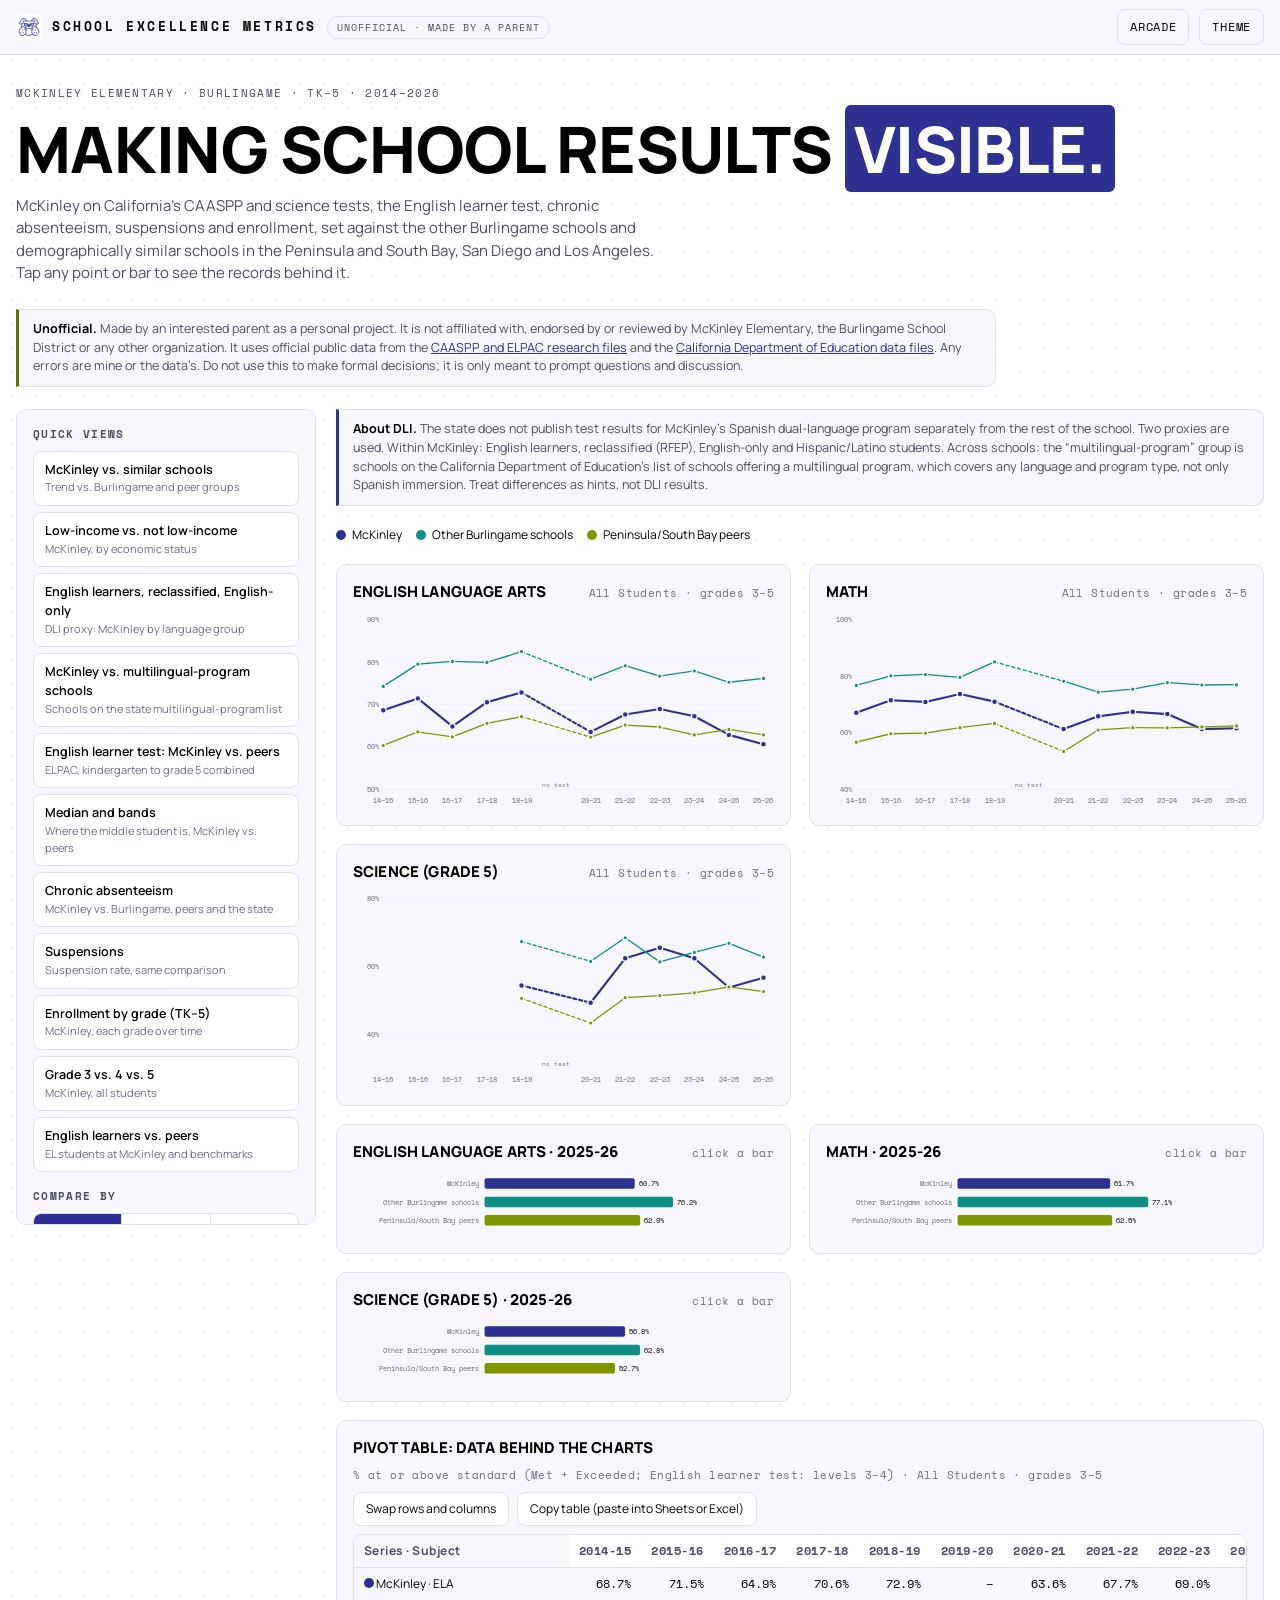
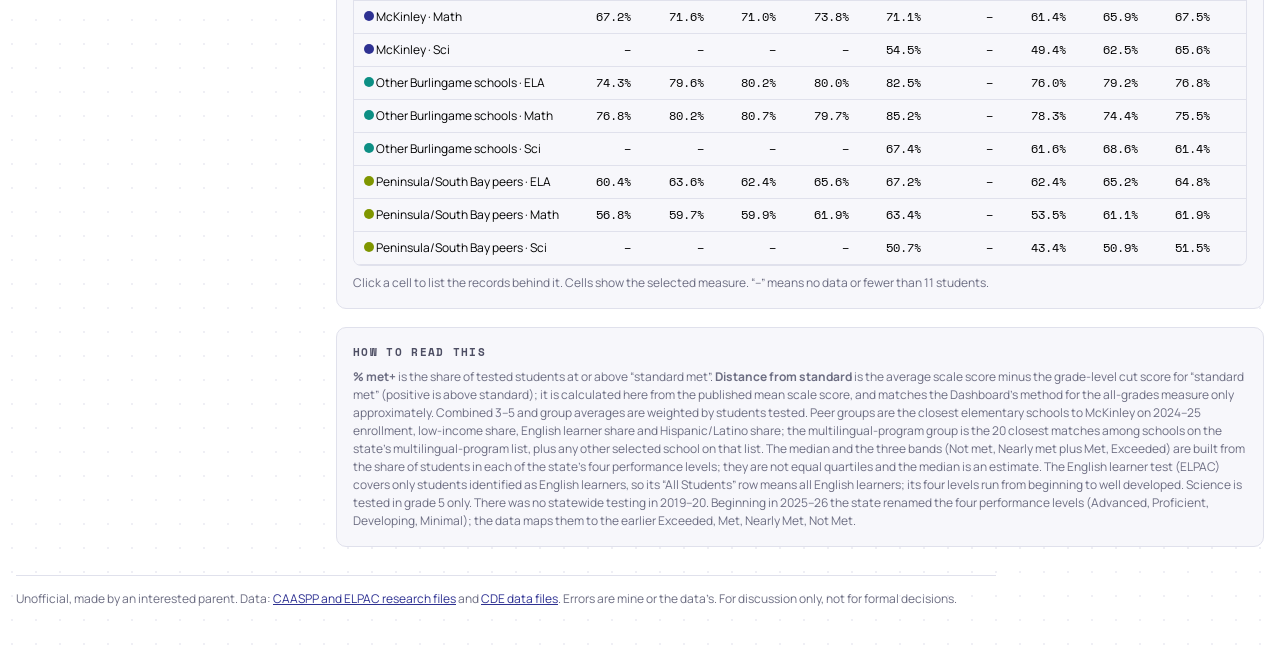
<file: school-metrics/index.html>
<!doctype html>
<html lang="en"><head><meta charset="utf-8">
<meta name="viewport" content="width=device-width, initial-scale=1, viewport-fit=cover">
<meta name="robots" content="noindex, nofollow">
<meta name="theme-color" content="#2e3192">
<meta name="apple-mobile-web-app-capable" content="yes"><meta name="apple-mobile-web-app-status-bar-style" content="black-translucent">
<meta name="apple-mobile-web-app-title" content="Excellence Metrics"><meta name="mobile-web-app-capable" content="yes">
<title>School Excellence Metrics</title>
<link rel="icon" type="image/png" sizes="32x32" href="favicon-32.png"><link rel="icon" type="image/png" sizes="16x16" href="favicon-16.png"><link rel="shortcut icon" href="favicon.ico">
<link rel="apple-touch-icon" sizes="180x180" href="apple-touch-icon.png"><link rel="manifest" href="manifest.webmanifest">
<link rel="preconnect" href="https://fonts.googleapis.com"><link rel="preconnect" href="https://fonts.gstatic.com" crossorigin>
<link rel="stylesheet" href="https://fonts.googleapis.com/css2?family=Manrope:wght@300;400;500;600;700;800&family=Space+Mono:wght@400;700&display=swap">
<style>
:root{padding-top:env(safe-area-inset-top,0px);padding-bottom:env(safe-area-inset-bottom,0px)}body{margin:0}[hidden]{display:none!important}img{max-width:100%}
/* Look follows Grid Lab: black field with a dot grid, white type, Manrope + Space Mono labels, one accent. Accent here is the McKinley purple (#2e3192). */
:root{
  --bg:#000; --panel:#0d0d12; --paper:#0d0d12; --line:#2a2b3a; --ink:#fff; --ink2:#b3b4c4; --ink3:#8c8da0;
  --accent:#2e3192; --accent-ink:#a5a8ff; --accent-soft:#171a4a; --on-accent:#fff; --warn:#e1ff29; --grid:#14141c; --focus:#a5a8ff;
  --s1:#a5a8ff; --s2:#2fe0d0; --s3:#e1ff29; --s4:#ff9f43; --s5:#ff6fa5; --s6:#1aff71; --s7:#7aa7ff; --s8:#cfcfd8;
  --font:"Manrope",system-ui,-apple-system,"Segoe UI",sans-serif; --mono:"Space Mono",ui-monospace,"SF Mono",Menlo,Consolas,monospace; color-scheme:dark}
@media (prefers-color-scheme:light){:root:not([data-theme="dark"]){
  --bg:#fff; --panel:#f7f7fb; --paper:#f7f7fb; --line:#e0e1ec; --ink:#000; --ink2:#4d4e63; --ink3:#6c6d82;
  --accent:#2e3192; --accent-ink:#2e3192; --accent-soft:#e9eaff; --on-accent:#fff; --warn:#5f6f00; --grid:#efeff5; --focus:#2e3192;
  --s1:#2e3192; --s2:#0d8f84; --s3:#7f9600; --s4:#c26a00; --s5:#d6336c; --s6:#0f9e47; --s7:#2457c5; --s8:#5b5c53; color-scheme:light}}
:root[data-theme="light"]{
  --bg:#fff; --panel:#f7f7fb; --paper:#f7f7fb; --line:#e0e1ec; --ink:#000; --ink2:#4d4e63; --ink3:#6c6d82;
  --accent:#2e3192; --accent-ink:#2e3192; --accent-soft:#e9eaff; --on-accent:#fff; --warn:#5f6f00; --grid:#efeff5; --focus:#2e3192;
  --s1:#2e3192; --s2:#0d8f84; --s3:#7f9600; --s4:#c26a00; --s5:#d6336c; --s6:#0f9e47; --s7:#2457c5; --s8:#5b5c53; color-scheme:light}
*{box-sizing:border-box}
html,body{min-height:100%}
body{background:var(--bg);color:var(--ink);font-family:var(--font);font-size:14px;line-height:1.5;-webkit-tap-highlight-color:transparent;
  background-image:radial-gradient(var(--grid) 1px,transparent 1.4px);background-size:24px 24px}
body::before{content:"";position:fixed;inset:0 0 auto;height:env(safe-area-inset-top,0px);z-index:10;background:var(--paper)}
.wrap{max-width:1320px;margin:0 auto;padding-left:max(16px,env(safe-area-inset-left,0px));padding-right:max(16px,env(safe-area-inset-right,0px));padding-block:0 48px}
.top{position:sticky;top:env(safe-area-inset-top,0px);z-index:5;background:var(--paper);border-bottom:1px solid var(--line);margin-inline:calc(50% - 50vw)}
.top-in{max-width:1320px;margin:0 auto;display:flex;align-items:center;gap:10px;min-height:54px;padding-left:max(16px,env(safe-area-inset-left,0px));padding-right:max(16px,env(safe-area-inset-right,0px))}
.top .sp{flex:1}
.brand{display:flex;align-items:center;gap:10px;font-family:var(--mono);font-weight:700;font-size:13px;letter-spacing:.2em;text-transform:uppercase;color:var(--ink);text-decoration:none;white-space:nowrap}
.brand img{border-radius:6px;display:block}
.unofficial{font-family:var(--mono);font-size:10px;letter-spacing:.1em;text-transform:uppercase;color:var(--ink2);border:1px solid var(--line);border-radius:999px;padding:3px 9px;white-space:nowrap}
.iconbtn{border:1px solid var(--line);background:var(--paper);color:var(--ink);border-radius:8px;min-width:38px;height:36px;padding:0 12px;display:inline-flex;align-items:center;justify-content:center;font-size:12px;text-decoration:none;cursor:pointer;font-family:var(--mono);letter-spacing:.06em;text-transform:uppercase}
.iconbtn:hover{border-color:var(--accent-ink)}
@media (max-width:640px){.unofficial,.top .sp{display:none}.brand{font-size:10.5px;letter-spacing:.08em;min-width:0;flex:1}.brand span{overflow:hidden;text-overflow:ellipsis}.iconbtn{padding:0 9px;font-size:11px}.top-in{gap:8px}}
.hero{padding-block:30px 6px;display:grid;gap:14px}
.hero h1{font-family:var(--font);font-weight:800;text-transform:uppercase;font-size:clamp(30px,7vw,64px);line-height:1.02;letter-spacing:-.01em;margin:0;text-wrap:balance;overflow-wrap:anywhere}
.hero mark{background:var(--accent);color:var(--on-accent);padding:0 .14em;border-radius:6px}
.hero p{margin:0;color:var(--ink2);max-width:72ch;font-size:15px}
.eyebrow{font-family:var(--mono);font-size:11px;letter-spacing:.12em;text-transform:uppercase;color:var(--ink2)}
.layout{display:grid;grid-template-columns:300px minmax(0,1fr);gap:20px;margin-top:22px;align-items:start}
@media (max-width:900px){.layout{grid-template-columns:minmax(0,1fr)}}
.rail{background:var(--panel);border:1px solid var(--line);border-radius:10px;padding:16px;display:flex;flex-direction:column;gap:16px;position:sticky;top:calc(66px + env(safe-area-inset-top,0px));max-height:calc(100vh - 84px);overflow:auto}
@media (max-width:900px){.rail{position:static;max-height:none}}
.rail h2,.card h2{font-family:var(--mono);font-size:11px;letter-spacing:.12em;text-transform:uppercase;color:var(--ink2);margin:0 0 8px;font-weight:700}
label.lbl{display:block;font-size:12px;color:var(--ink2);margin-bottom:3px}
select,button,input{font:inherit;color:var(--ink)}
select{width:100%;padding:8px;border:1px solid var(--line);border-radius:8px;background:var(--bg);color:var(--ink)}
:focus-visible{outline:2px solid var(--focus);outline-offset:2px}
.seg{display:flex;border:1px solid var(--line);border-radius:8px;overflow:hidden}
.seg button{flex:1;padding:8px 4px;background:var(--bg);border:0;border-right:1px solid var(--line);cursor:pointer;font-size:12px;color:var(--ink2)}
.seg button:last-child{border-right:0}
.seg button[aria-pressed="true"]{background:var(--accent);color:var(--on-accent);font-weight:700}
.chips{display:flex;flex-wrap:wrap;gap:6px}
.chip{display:inline-flex;align-items:center;gap:6px;padding:4px 10px;border:1px solid var(--line);border-radius:999px;background:var(--bg);cursor:pointer;font-size:12px;color:var(--ink2)}
.chip[aria-pressed="true"]{border-color:var(--accent-ink);background:var(--accent-soft);color:var(--ink)}
.dot{width:10px;height:10px;border-radius:50%;display:inline-block;flex:none}
.presets{display:flex;flex-direction:column;gap:6px}
.presets button{text-align:left;padding:9px 11px;border:1px solid var(--line);background:var(--bg);border-radius:8px;cursor:pointer;color:var(--ink);font-size:12.5px;font-weight:600}
.presets button:hover{border-color:var(--accent-ink)}
.presets small{display:block;color:var(--ink3);font-size:11px;font-weight:400}
.main{display:flex;flex-direction:column;gap:18px;min-width:0}
.card{background:var(--panel);border:1px solid var(--line);border-radius:10px;padding:16px;min-width:0}
.two{display:grid;grid-template-columns:repeat(auto-fit,minmax(min(100%,420px),1fr));gap:18px}
.ctitle{display:flex;justify-content:space-between;gap:8px;align-items:baseline;flex-wrap:wrap;margin-bottom:8px}
.ctitle b{font-family:var(--font);font-weight:800;text-transform:uppercase;font-size:15px;letter-spacing:.01em}
.ctitle span{color:var(--ink3);font-family:var(--mono);font-size:10.5px;letter-spacing:.04em}
svg{display:block;width:100%;height:auto}
svg text{font-family:var(--mono);fill:var(--ink3);font-size:10.5px}
.legend{display:flex;flex-wrap:wrap;gap:6px 14px;margin:2px 0}
.legend .chip{cursor:default;border:0;background:none;padding:0;color:var(--ink)}
.tip{position:fixed;z-index:50;pointer-events:none;background:var(--paper);border:1px solid var(--accent-ink);box-shadow:0 18px 40px -20px rgba(0,0,0,.8);border-radius:8px;padding:8px 10px;font-size:12px;max-width:300px;color:var(--ink)}
.tip b{display:block;margin-bottom:3px}
.tip div{display:flex;justify-content:space-between;gap:12px;font-variant-numeric:tabular-nums}
.note{color:var(--ink3);font-size:12px;margin:8px 0 0}
.callout{border:1px solid var(--line);border-left:3px solid var(--accent-ink);padding:10px 14px;background:var(--panel);border-radius:0 10px 10px 0;color:var(--ink2);font-size:12.5px}
.callout b{color:var(--ink)}
.tablewrap{overflow:auto;max-width:100%;border:1px solid var(--line);border-radius:8px}
table{border-collapse:collapse;width:100%;font-family:var(--mono);font-variant-numeric:tabular-nums;font-size:12px}
th,td{padding:7px 10px;text-align:right;border-bottom:1px solid var(--line);white-space:nowrap}
th:first-child,td:first-child{text-align:left;position:sticky;left:0;background:var(--panel);font-family:var(--font)}
thead th{background:var(--bg);font-weight:700;color:var(--ink2);position:sticky;top:0;letter-spacing:.04em}
td.hit{background:var(--accent-soft);outline:1px solid var(--accent-ink);outline-offset:-1px}
td.click{cursor:pointer}
td.click:hover{background:var(--accent-soft)}
.btnrow{display:flex;gap:8px;flex-wrap:wrap;align-items:center}
.btn{padding:7px 12px;border:1px solid var(--line);background:var(--bg);border-radius:8px;cursor:pointer;font-size:12px}
.btn:hover{border-color:var(--accent-ink)}
.good{color:var(--ink)} .muted{color:var(--ink3)}
.disclaimer{margin-top:18px;border:1px solid var(--line);border-left:3px solid var(--warn);background:var(--panel);border-radius:0 10px 10px 0;padding:10px 14px;color:var(--ink2);font-size:12.5px;max-width:980px}
.disclaimer b{color:var(--ink)}
.disclaimer a,.foot a{color:var(--accent-ink)}
.foot{margin-top:28px;padding-top:14px;border-top:1px solid var(--line);color:var(--ink3);font-size:12px;max-width:980px}
@media print{
  :root{--bg:#fff;--panel:#fff;--paper:#fff;--ink:#000;--ink2:#333;--ink3:#555;--line:#bbb;--grid:#fff;--s1:#2e3192;--s2:#0d8f84;--s3:#7f9600;--s4:#c26a00;--s5:#d6336c;--s6:#0f9e47;--s7:#2457c5;--s8:#5b5c53}
  body{background:#fff;color:#000;background-image:none}.rail,.btnrow,.presets,.top{display:none!important}.layout{display:block}
  .card{break-inside:avoid;border-color:#bbb}.tip{display:none}
}
</style>
</head><body>
<div class="wrap">
<div class="top"><div class="top-in">
  <a class="brand" href="./" aria-label="School Excellence Metrics"><img src="bulldog.png" alt="" width="26" height="26"><span>School Excellence Metrics</span></a><span class="unofficial">Unofficial · made by a parent</span><span class="sp"></span>
  <a class="iconbtn" href="../" title="Back to the arcade">Arcade</a>
  <button class="iconbtn" id="themeBtn" type="button" aria-label="Switch light or dark">Theme</button>
</div></div>
<header class="hero">
  <div class="eyebrow">McKinley Elementary &middot; Burlingame &middot; TK&ndash;5 &middot; 2014&ndash;2026</div>
  <h1>Making school results <mark>visible.</mark></h1>
  <p>McKinley on California&rsquo;s CAASPP and science tests, the English learner test, chronic absenteeism, suspensions and enrollment, set against the other Burlingame schools and demographically similar schools in the Peninsula and South Bay, San Diego and Los Angeles. Tap any point or bar to see the records behind it.</p>
</header>

<aside class="disclaimer" role="note"><b>Unofficial.</b> Made by an interested parent as a personal project. It is not affiliated with, endorsed by or reviewed by McKinley Elementary, the Burlingame School District or any other organization. It uses official public data from the <a href="https://caaspp-elpac.ets.org/" target="_blank" rel="noopener">CAASPP and ELPAC research files</a> and the <a href="https://www.cde.ca.gov/ds/ad/filesabd.asp" target="_blank" rel="noopener">California Department of Education data files</a>. Any errors are mine or the data&rsquo;s. Do not use this to make formal decisions; it is only meant to prompt questions and discussion.</aside>
<div class="layout">
<aside class="rail" aria-label="Filters">
  <div><h2>Quick views</h2>
    <div class="presets" id="presets"></div></div>
  <div><h2>Compare by</h2>
    <div class="seg" id="modeSeg">
      <button data-v="entity" aria-pressed="true">Schools</button>
      <button data-v="group" aria-pressed="false">Student groups</button>
      <button data-v="grade" aria-pressed="false">Grades</button>
    </div></div>
  <div><h2>Measure</h2><select id="metricSel" aria-label="Measure"></select><p class="note" id="metricNote"></p></div>
  <div><h2>Tests shown</h2><div class="chips" id="subjChips"></div><p class="note">Science is grade 5 only. The English learner test (ELPAC) covers K&ndash;5 and only English learners. Absenteeism and suspension are school-wide for K&ndash;5 or K&ndash;8 schools (no grade split) and use the student-group filter; they ignore the Measure box. Enrollment uses the grade filter and the All Students group; groups of schools show the average school.</p></div>
  <div id="entBox"><h2>Schools &amp; benchmarks</h2>
    <div class="chips" id="entChips"></div>
    <label class="lbl" for="entAdd" style="margin-top:8px">Add any school or district</label>
    <select id="entAdd"></select></div>
  <div id="oneEntBox" hidden><h2>School</h2>
    <label class="lbl" for="oneEnt">Show</label><select id="oneEnt"></select></div>
  <div id="sgBox"><h2>Student group</h2>
    <select id="sgSel" aria-label="Student group"></select></div>
  <div id="sgMulti" hidden><h2>Student groups to compare</h2><div class="chips" id="sgChips"></div></div>
  <div id="grBox"><h2>Grade</h2>
    <select id="grSel" aria-label="Grade"><option value="3-5">Grades 3&ndash;5 combined</option><option value="K-5">Grades K&ndash;5 combined (English learner test)</option><option value="TK-5">TK&ndash;5 combined (enrollment)</option><option value="TK">Transitional kindergarten (enrollment, from 2023&ndash;24)</option><option value="K">Kindergarten (English learner test)</option><option value="1">Grade 1 (English learner test)</option><option value="2">Grade 2 (English learner test)</option><option value="3">Grade 3</option><option value="4">Grade 4</option><option value="5">Grade 5</option></select></div>
  <div id="grMulti" hidden><h2>Grades to compare</h2><div class="chips" id="grChips"></div></div>
  <div><h2>Snapshot year</h2><select id="yrSel" aria-label="Snapshot year"></select></div>
</aside>

<div class="main">
  <div class="callout" id="dliNote"><b>About DLI.</b> The state does not publish test results for McKinley's Spanish dual-language program separately from the rest of the school. Two proxies are used. Within McKinley: English learners, reclassified (RFEP), English-only and Hispanic/Latino students. Across schools: the &ldquo;multilingual-program&rdquo; group is schools on the California Department of Education's list of schools offering a multilingual program, which covers any language and program type, not only Spanish immersion. Treat differences as hints, not DLI results.</div>
  <div id="legendHost"></div>
  <section class="two" id="trendCards"></section>
  <section class="two" id="barCards"></section>
  <section class="card" id="pivotCard">
    <div class="ctitle"><b>Pivot table: data behind the charts</b><span id="pivotSub"></span></div>
    <div class="btnrow" style="margin-bottom:8px">
      <button class="btn" id="transpose" type="button">Swap rows and columns</button>
      <button class="btn" id="copyPivot" type="button">Copy table (paste into Sheets or Excel)</button>
      <span class="note" id="copyMsg" role="status"></span>
    </div>
    <div class="tablewrap"><table id="pivot"></table></div>
    <p class="note">Click a cell to list the records behind it. Cells show the selected measure. &ldquo;&ndash;&rdquo; means no data or fewer than 11 students.</p>
  </section>
  <section class="card" id="detailCard" hidden>
    <div class="ctitle"><b id="detailTitle">Records</b><button class="btn" id="clearFocus" type="button">Clear selection</button></div>
    <div class="tablewrap"><table id="detail"></table></div>
  </section>
  <section class="card">
    <h2>How to read this</h2>
    <p class="note" style="margin-top:0"><b>% met+</b> is the share of tested students at or above &ldquo;standard met&rdquo;. <b>Distance from standard</b> is the average scale score minus the grade-level cut score for &ldquo;standard met&rdquo; (positive is above standard); it is calculated here from the published mean scale score, and matches the Dashboard's method for the all-grades measure only approximately. Combined 3&ndash;5 and group averages are weighted by students tested. Peer groups are the closest elementary schools to McKinley on 2024&ndash;25 enrollment, low-income share, English learner share and Hispanic/Latino share; the multilingual-program group is the 20 closest matches among schools on the state's multilingual-program list, plus any other selected school on that list. The median and the three bands (Not met, Nearly met plus Met, Exceeded) are built from the share of students in each of the state's four performance levels; they are not equal quartiles and the median is an estimate. The English learner test (ELPAC) covers only students identified as English learners, so its &ldquo;All Students&rdquo; row means all English learners; its four levels run from beginning to well developed. Science is tested in grade 5 only. There was no statewide testing in 2019&ndash;20. Beginning in 2025&ndash;26 the state renamed the four performance levels (Advanced, Proficient, Developing, Minimal); the data maps them to the earlier Exceeded, Met, Nearly Met, Not Met.</p>
  </section>
</div>
</div>
<footer class="foot">Unofficial, made by an interested parent. Data: <a href="https://caaspp-elpac.ets.org/" target="_blank" rel="noopener">CAASPP and ELPAC research files</a> and <a href="https://www.cde.ca.gov/ds/ad/filesabd.asp" target="_blank" rel="noopener">CDE data files</a>. Errors are mine or the data&rsquo;s. For discussion only, not for formal decisions.</footer>
<div id="tip" class="tip" hidden></div>
</div>

<script src="data.js"></script><script src="data2.js"></script>
<script>
(function(){
const D=DATA, Y=D.years, ENT=D.ents, SG=D.sgs;
const SLOT=Y.slice();
const MCK='41688826043574';
const idx={}; for(const r of D.rows){idx[r[1]+'|'+r[2]+'|'+r[3]+'|'+r[4]+'|'+r[0]]=r}
const sgIndex={}; SG.forEach((s,i)=>sgIndex[s.id]=i);
const GRI={'3':0,'4':1,'5':2,'3-5':3,'K':4,'1':5,'2':6,'K-5':7,'TK':8,'TK-5':9};
const SIDX={ELA:0,Math:1,Sci:2,EL:3,Abs:4,Susp:5,Enr:6};
const TESTS=['ELA','Math','Sci','EL'];
const effM=sj=>sj==='Abs'||sj==='Susp'?'ma':sj==='Enr'?'enr':st.metric;
const STITLE={ELA:'English language arts',Math:'Math',Sci:'Science (grade 5)',EL:'English learner test (ELPAC)',Abs:'Chronic absenteeism rate',Susp:'Suspension rate',Enr:'Enrollment (students)'};
const LVN={ELA:['Not met','Nearly met','Met','Exceeded'],Math:['Not met','Nearly met','Met','Exceeded'],Sci:['Not met','Nearly met','Met','Exceeded'],EL:['Level 1 (beginning)','Level 2 (somewhat developed)','Level 3 (moderately developed)','Level 4 (well developed)']};
const PRESET={
 mck:{label:'McKinley',f:e=>e.id===MCK,c:1},
 bur:{label:'Other Burlingame schools',f:e=>e.group==='Burlingame (non-McKinley)',c:2},
 bay:{label:'Peninsula/South Bay peers',f:e=>e.group==='Peninsula/Bay peers',c:3},
 sd:{label:'San Diego peers',f:e=>e.group==='San Diego peers',c:4},
 la:{label:'Los Angeles peers',f:e=>e.group==='Los Angeles peers',c:5},
 ml:{label:'Schools with a multilingual program',f:e=>e.ml&&e.level==='School'&&e.id!==MCK,c:8},
 sm:{label:'San Mateo County',f:e=>e.level==='County'&&e.county==='San Mateo',c:7},
 ca:{label:'California',f:e=>e.level==='State',c:6}};
const PKEYS=Object.keys(PRESET);
for(const k of PKEYS){PRESET[k].ents=ENT.map((e,i)=>PRESET[k].f(e)?i:-1).filter(i=>i>=0)}
const METRIC={ma:{n:'% at or above standard (Met + Exceeded; English learner test: levels 3–4)',pct:1},b4:{n:'% top band: Exceeded (level 4)',pct:1},b23:{n:'% middle band: Nearly met + Met (levels 2–3)',pct:1},b1:{n:'% lowest band: Not met (level 1)',pct:1},median:{n:'Median student position on the 4-level scale (1 to 5)'},mean:{n:'Mean scale score'},dfs:{n:'Distance from standard (points)'},enr:{n:'Students enrolled'}};
const isPct=m=>!!METRIC[m].pct;
const st={mode:'entity',metric:'ma',ents:['mck','bur','bay'],oneEnt:'mck',sg:'1',grade:'3-5',sgs:['160','180','8'],grades:['3','4','5','3-5'],subjects:['ELA','Math','Sci'],year:Y[Y.length-1],focus:null,transpose:false};
const $=id=>document.getElementById(id);
const fmt=(v,m,sj)=>v==null?'–':(isPct(m)?v.toFixed(1)+'%':(m==='median'?v.toFixed(2)+(sj?' ('+LVN[sj][Math.min(3,Math.floor(v)-1<0?0:Math.floor(v)-1)].replace(/ \(.*/,'')+')':''):(m==='dfs'?(v>0?'+':'')+v.toFixed(1):v.toFixed(0))));
function medianPos(p){const tot=p.reduce((a,b)=>a+b,0);p=p.map(x=>x*100/tot);let cum=0;for(let L=0;L<4;L++){if(cum+p[L]>=50||L===3)return Math.max(1,Math.min(5,(L+1)+(50-cum)/Math.max(p[L],1e-9)));cum+=p[L]}return 3}

function entsOf(key){ if(PRESET[key]) return PRESET[key].ents; if(key.startsWith('e:')) return [+key.slice(2)]; return []; }
function labelOf(key){ if(PRESET[key]) return PRESET[key].label; if(key.startsWith('e:')) return ENT[+key.slice(2)].name+(ENT[+key.slice(2)].level==='School'?' ('+ENT[+key.slice(2)].district+')':''); return key; }
function colorOf(key,i){ if(PRESET[key]) return 'var(--s'+PRESET[key].c+')'; return 'var(--s'+[8,1,2,3,4,5,7,6][(i)%8]+')'; }
function compute(ents,sgId,gr,subj,yi){
  const yIdx=Y.indexOf(yi),m=effM(subj),si=SIDX[subj]; if(subj==='Abs'||subj==='Susp') gr='K-5'; let w=0,s=0,cnt=0; const parts=[]; const p=[0,0,0,0];
  for(const e of ents){ const r=idx[e+'|'+sgIndex[sgId]+'|'+GRI[gr]+'|'+si+'|'+yIdx]; if(!r||r[7]==null) continue;
    if(m==='median'){ if([8,9,10,11].some(i=>r[i]==null)) continue; w+=r[5]; p[0]+=r[5]*r[11];p[1]+=r[5]*r[10];p[2]+=r[5]*r[9];p[3]+=r[5]*r[8]; cnt++; parts.push({e,r}); continue }
    const v={enr:r[7],ma:r[7],b4:r[8],b1:r[11],b23:(r[9]==null||r[10]==null)?null:r[9]+r[10],mean:r[6],dfs:r[12]}[m]; if(v==null) continue;
    const wt=subj==='Enr'?1:r[5]; w+=wt; s+=v*wt; cnt++; parts.push({e,r}); }
  if(!w) return null;
  return m==='median'?{v:medianPos(p.map(x=>x/w)),n:w,cnt,parts}:{v:s/w,n:(subj==='Enr'?parts.reduce((a,q)=>a+q.r[5],0):w),cnt,parts};
}
// Build the series list for the current mode
function series(){
  if(st.mode==='entity') return st.ents.map((k,i)=>({key:k,label:labelOf(k),color:colorOf(k,i),ents:entsOf(k),sg:st.sg,gr:st.grade}));
  const ek='e:'+st.oneEnt; const pk=st.oneEnt==='mck'?'mck':ek; const ents=entsOf(pk);
  if(st.mode==='group') return st.sgs.map((g,i)=>({key:'g'+g,label:SG[sgIndex[g]].name,color:'var(--s'+[1,2,3,4,5,7,6,8][i%8]+')',ents,sg:g,gr:st.grade}));
  return st.grades.map((g,i)=>({key:'r'+g,label:g==='3-5'?'Grades 3–5':'Grade '+g,color:'var(--s'+[3,2,4,1][i%4]+')',ents,sg:st.sg,gr:g}));
}
function seriesData(se,subj){ return SLOT.map(sl=>compute(se.ents,se.sg,se.gr,subj,sl)); }
const subjList=()=>['ELA','Math','Sci','EL','Abs','Susp','Enr'].filter(s=>st.subjects.includes(s));
function niceDomain(vals,m){
  if(m==='median') return [1,5];
  let lo=Math.min(...vals),hi=Math.max(...vals); if(!isFinite(lo)){lo=0;hi=100}
  if(isPct(m)){lo=Math.max(0,Math.floor((lo-5)/10)*10);hi=Math.min(100,Math.ceil((hi+5)/10)*10)}
  else if(m==='dfs'){lo=Math.min(lo,0);hi=Math.max(hi,0);const p=Math.max(10,(hi-lo)*.08);lo=Math.floor((lo-p)/10)*10;hi=Math.ceil((hi+p)/10)*10}
  else{const p=(hi-lo)*.08+3;lo=Math.floor((lo-p)/10)*10;hi=Math.ceil((hi+p)/10)*10}
  if(hi===lo)hi=lo+10; return [lo,hi];
}
function ticks(lo,hi,m){if(m==='median')return[1,2,3,4,5];const span=hi-lo;const step=span<=10?2:span<=20?5:span<=40?10:span<=100?20:span<=200?50:span<=600?100:200;const t=[];for(let v=Math.ceil(lo/step)*step;v<=hi;v+=step)t.push(v);return t}
const tip=$('tip');
function showTip(html,ev){tip.innerHTML=html;tip.hidden=false;const pad=14;let x=ev.clientX+pad,y=ev.clientY+pad;const w=tip.offsetWidth,h=tip.offsetHeight;if(x+w>innerWidth-8)x=ev.clientX-w-pad;if(y+h>innerHeight-8)y=ev.clientY-h-pad;tip.style.left=Math.max(8,x)+'px';tip.style.top=Math.max(8,y)+'px'}
function hideTip(){tip.hidden=true}
const W=640,H=300,M={l:46,r:16,t:12,b:30};
function trendChart(host,subj,ses){
  const data=ses.map(se=>seriesData(se,subj)); const all=data.flat().filter(Boolean).map(d=>d.v);
  const mm=effM(subj); const [lo,hi]=niceDomain(all,mm); const x=i=>M.l+(W-M.l-M.r)*i/(SLOT.length-1), y=v=>M.t+(H-M.t-M.b)*(1-(v-lo)/(hi-lo));
  let s=`<svg viewBox="0 0 ${W} ${H}" role="img" aria-label="${subj} trend, ${METRIC[mm].n}">`;
  for(const t of ticks(lo,hi,mm)){s+=`<line x1="${M.l}" x2="${W-M.r}" y1="${y(t)}" y2="${y(t)}" stroke="var(--grid)" stroke-width="1"/><text x="${M.l-6}" y="${y(t)+3.5}" text-anchor="end">${t}${isPct(mm)?'%':''}</text>`}
  if(mm==='dfs'&&lo<0&&hi>0)s+=`<line x1="${M.l}" x2="${W-M.r}" y1="${y(0)}" y2="${y(0)}" stroke="var(--ink3)" stroke-width="1.2"/>`;
  SLOT.forEach((sl,i)=>{ if(i%1===0){ const lab=(sl==='2019-20'&&TESTS.includes(subj))?'':sl.slice(2).replace('-','–'); s+=`<text x="${x(i)}" y="${H-10}" text-anchor="middle" ${W<500?'':''}>${lab}</text>`}});
  if(TESTS.includes(subj))s+=`<text x="${x(SLOT.indexOf('2019-20'))}" y="${H-M.b-4}" text-anchor="middle" style="font-size:9.5px;fill:var(--ink3)">no test</text>`;
  ses.forEach((se,si)=>{ const pts=data[si]; let seg='',prev=null,dash=false;
    pts.forEach((d,i)=>{ if(!d){return} if(prev!=null){ const gap=(i-prev>1); s+=`<line x1="${x(prev)}" y1="${y(pts[prev].v)}" x2="${x(i)}" y2="${y(d.v)}" stroke="${se.color}" stroke-width="${se.key==='mck'?3.2:2}" ${i-prev>1?'stroke-dasharray="5 4"':''} stroke-linecap="round"/>`} prev=i; });
    pts.forEach((d,i)=>{ if(d) s+=`<circle cx="${x(i)}" cy="${y(d.v)}" r="${se.key==='mck'?4.4:3.4}" fill="${se.color}" stroke="var(--panel)" stroke-width="2"/>`});
    const last=pts.map((d,i)=>d?i:-1).filter(i=>i>=0).pop(); });
  s+=`<line id="xh" x1="0" x2="0" y1="${M.t}" y2="${H-M.b}" stroke="var(--ink3)" stroke-dasharray="3 3" visibility="hidden"/>`;
  if(st.focus&&st.focus.subj===subj){const fi=SLOT.indexOf(st.focus.year);s+=`<line x1="${x(fi)}" x2="${x(fi)}" y1="${M.t}" y2="${H-M.b}" stroke="var(--accent)" stroke-width="2" opacity=".5"/>`}
  s+=`<rect id="hit" x="${M.l}" y="${M.t}" width="${W-M.l-M.r}" height="${H-M.t-M.b}" fill="transparent" style="cursor:pointer"/></svg>`;
  host.innerHTML=s; const svg=host.querySelector('svg'),hit=svg.querySelector('#hit'),xh=svg.querySelector('#xh');
  const near=ev=>{const b=svg.getBoundingClientRect();const px=(ev.clientX-b.left)*W/b.width,py=(ev.clientY-b.top)*H/b.height;let i=Math.round((px-M.l)/((W-M.l-M.r)/(SLOT.length-1)));i=Math.max(0,Math.min(SLOT.length-1,i));
    let best=null,bd=1e9;data.forEach((pts,si)=>{const d=pts[i];if(d){const dd=Math.abs(y(d.v)-py);if(dd<bd){bd=dd;best=si}}});return{i,si:best}};
  hit.addEventListener('mousemove',ev=>{const {i}=near(ev);xh.setAttribute('x1',x(i));xh.setAttribute('x2',x(i));xh.setAttribute('visibility','visible');
    let h=`<b>${subj} · ${SLOT[i]}</b>`;ses.forEach((se,si)=>{const d=data[si][i];h+=`<div><span><span class="dot" style="background:${se.color}"></span> ${se.label}</span><span>${d?fmt(d.v,mm,subj):'–'}</span></div>`});
    if(SLOT[i]==='2019-20'&&TESTS.includes(subj))h+='<div class="muted">No statewide testing</div>';showTip(h,ev)});
  hit.addEventListener('mouseleave',()=>{xh.setAttribute('visibility','hidden');hideTip()});
  hit.addEventListener('click',ev=>{const {i,si}=near(ev);if(si==null)return;focus({subj,year:SLOT[i],key:ses[si].key});});
}
function barChart(host,subj,ses){
  const rows=ses.map(se=>({se,d:compute(se.ents,se.sg,se.gr,subj,st.year)}));
  const vals=rows.filter(r=>r.d).map(r=>r.d.v); const mm=effM(subj);const [lo0,hi0]=niceDomain(vals.concat(0),mm);const small=(subj==='Abs'||subj==='Susp');const lo=isPct(mm)?0:(mm==='median'?1:Math.min(lo0,0)),hi=small?Math.max(5,Math.ceil(Math.max(...vals,1)*1.15)):(isPct(mm)?100:(mm==='median'?5:Math.max(hi0,0)));
  const rh=28,Wb=640,L=200,R=64,Hb=rows.length*rh+16;const x=v=>L+(Wb-L-R)*(v-lo)/(hi-lo);
  let s=`<svg viewBox="0 0 ${Wb} ${Hb}" role="img" aria-label="${subj} snapshot ${st.year}">`;
  rows.forEach((r,i)=>{const yy=8+i*rh;const lab=r.se.label.length>30?r.se.label.slice(0,29)+'…':r.se.label;
    s+=`<text x="${L-8}" y="${yy+15}" text-anchor="end">${lab}</text>`;
    if(r.d){const x0=x(Math.max(lo,Math.min(0,hi))),x1=x(r.d.v);const bx=Math.min(x0,x1),bw=Math.max(2,Math.abs(x1-x0));
      s+=`<rect class="bar" data-i="${i}" x="${bx}" y="${yy+3}" width="${bw}" height="16" rx="3" fill="${r.se.color}" style="cursor:pointer"/><text x="${Math.max(x0,x1)+6}" y="${yy+15}" style="fill:var(--ink)">${fmt(r.d.v,mm,subj)}</text>`}
    else s+=`<text x="${L+6}" y="${yy+15}">no data</text>`});
  if(lo<0)s+=`<line x1="${x(0)}" x2="${x(0)}" y1="4" y2="${Hb-4}" stroke="var(--ink3)"/>`;
  s+='</svg>'; host.innerHTML=s;
  host.querySelectorAll('.bar').forEach(b=>{const r=rows[+b.dataset.i];
    b.addEventListener('mousemove',ev=>showTip(`<b>${r.se.label}</b><div><span>${subj} · ${st.year}</span><span>${fmt(r.d.v,mm,subj)}</span></div><div><span>${TESTS.includes(subj)?'Students tested':'Students (n)'}</span><span>${r.d.n}</span></div><div><span>Schools included</span><span>${r.d.cnt}</span></div>`,ev));
    b.addEventListener('mouseleave',hideTip);
    b.addEventListener('click',()=>focus({subj,year:st.year,key:r.se.key}));});
}
function card(title,sub,id){return `<div class="card"><div class="ctitle"><b>${title}</b><span>${sub}</span></div><div id="${id}"></div></div>`}
function legend(ses){return '<div class="legend">'+ses.map(se=>`<span class="chip"><span class="dot" style="background:${se.color}"></span>${se.label}</span>`).join('')+'</div>'}
function modeSummary(){
  if(st.mode==='entity') return `${SG[sgIndex[st.sg]].name} · ${st.grade==='3-5'?'grades 3–5':'grade '+st.grade}`;
  if(st.mode==='group') return `${labelOf(st.oneEnt==='mck'?'mck':'e:'+st.oneEnt)} · ${st.grade==='3-5'?'grades 3–5':'grade '+st.grade}`;
  return `${labelOf(st.oneEnt==='mck'?'mck':'e:'+st.oneEnt)} · ${SG[sgIndex[st.sg]].name}`;
}
function render(){
  const ses=series();
  $('metricNote').textContent={ma:'Share of tested students at or above standard.',b4:'Highest of three bands: students who Exceeded standard. Not an equal quartile; it is whatever share the state placed in level 4.',b23:'Middle band: students at Nearly met or Met. Together with the lowest and top bands this adds to 100%.',b1:'Lowest band: students who did not meet standard (level 1).',median:'Where the middle student falls. The state publishes only the share in each of four levels, so this is estimated by interpolating within the level that contains the 50th percentile. 1 to 2 = Not met, 2 to 3 = Nearly met, 3 to 4 = Met, 4 to 5 = Exceeded.',mean:'Average scale score. Not comparable across grades or tests.',dfs:'Average scale score minus the “standard met” cut score. Above 0 is above standard. Only for English and math.'}[st.metric];
  const SL=subjList();
  $('trendCards').innerHTML=SL.map(s=>card(STITLE[s],modeSummary(),'tr'+s)).join('');
  $('barCards').innerHTML=SL.map(s=>card(STITLE[s]+' · '+st.year,'click a bar',`br${s}`)).join('');
  SL.forEach(s=>{trendChart($('tr'+s),s,ses);barChart($('br'+s),s,ses)});
  $('legendHost').innerHTML=legend(ses)+((!ses.length||!SL.length)?'<p class="note">Nothing selected. Tap a chip above to turn a '+(!SL.length?'test or measure':st.mode==='entity'?'school or group':st.mode==='group'?'student group':'grade')+' back on.</p>':'');
  pivot(ses); detail(ses);
}
function pivot(ses){
  const rowsK=[];ses.forEach(se=>subjList().forEach(s=>rowsK.push({se,s})));
  const cols=Y; const cell=(r,y)=>compute(r.se.ents,r.se.sg,r.se.gr,r.s,y);
  const header=cols.map(y=>y);
  let h='';
  if(!st.transpose){
    h+='<thead><tr><th>Series · Subject</th>'+cols.map(y=>`<th>${y}</th>`).join('')+'</tr></thead><tbody>';
    rowsK.forEach(r=>{h+=`<tr><td><span class="dot" style="background:${r.se.color}"></span> ${r.se.label} · ${r.s}</td>`;
      cols.forEach(y=>{const c=cell(r,y);const hit=st.focus&&st.focus.key===r.se.key&&st.focus.subj===r.s&&st.focus.year===y;h+=`<td class="click ${hit?'hit':''}" data-k="${r.se.key}" data-s="${r.s}" data-y="${y}">${c?fmt(c.v,effM(r.s),r.s):'–'}</td>`});h+='</tr>'});
  }else{
    h+='<thead><tr><th>Year</th>'+rowsK.map(r=>`<th>${r.se.label} · ${r.s}</th>`).join('')+'</tr></thead><tbody>';
    cols.forEach(y=>{h+=`<tr><td>${y}</td>`;rowsK.forEach(r=>{const c=cell(r,y);const hit=st.focus&&st.focus.key===r.se.key&&st.focus.subj===r.s&&st.focus.year===y;h+=`<td class="click ${hit?'hit':''}" data-k="${r.se.key}" data-s="${r.s}" data-y="${y}">${c?fmt(c.v,effM(r.s),r.s):'–'}</td>`});h+='</tr>'});
  }
  h+='</tbody>';$('pivot').innerHTML=h;$('pivotSub').textContent=METRIC[st.metric].n+' · '+modeSummary();
  $('pivot').querySelectorAll('td.click').forEach(td=>td.addEventListener('click',()=>focus({key:td.dataset.k,subj:td.dataset.s,year:td.dataset.y},true)));
}
function detail(ses){
  const card=$('detailCard');if(!st.focus){card.hidden=true;return}
  const se=ses.find(x=>x.key===st.focus.key);if(!se){card.hidden=true;return}
  const c=compute(se.ents,se.sg,se.gr,st.focus.subj,st.focus.year);card.hidden=false;
  $('detailTitle').textContent=`${se.label} · ${st.focus.subj} · ${st.focus.year} · ${SG[sgIndex[se.sg]].name} · ${se.gr==='3-5'?'grades 3–5':'grade '+se.gr}`;
  if(!TESTS.includes(st.focus.subj)){let h2='<thead><tr><th>School / entity</th><th>Students (n)</th><th>Value</th></tr></thead><tbody>';if(!c)h2+='<tr><td colspan="3">No data.</td></tr>';else for(const p of c.parts.sort((a,b)=>b.r[7]-a.r[7])){const e=ENT[p.e];h2+=`<tr><td>${e.name}${e.level==='School'?' <span class="muted">('+e.district+')</span>':''}</td><td>${p.r[5]}</td><td>${fmt(p.r[7],effM(st.focus.subj),st.focus.subj)}</td></tr>`}$('detail').innerHTML=h2+'</tbody>';return}
  let h='<thead><tr><th>School / entity</th><th>Tested</th><th>Mean score</th><th>% met+</th><th>% exceeded</th><th>% met</th><th>% nearly</th><th>% not met</th><th>Dist. std.</th></tr></thead><tbody>';
  if(!c) h+='<tr><td colspan="9">No data (group too small or not tested).</td></tr>';
  else for(const p of c.parts.sort((a,b)=>b.r[7]-a.r[7])){const r=p.r,e=ENT[p.e];const f1=v=>v==null?'–':v.toFixed(1);
    h+=`<tr><td>${e.name}${e.level==='School'?' <span class="muted">('+e.district+')</span>':''}</td><td>${r[5]}</td><td>${f1(r[6])}</td><td>${f1(r[7])}</td><td>${f1(r[8])}</td><td>${f1(r[9])}</td><td>${f1(r[10])}</td><td>${f1(r[11])}</td><td>${f1(r[12])}</td></tr>`}
  $('detail').innerHTML=h+'</tbody>';
}
function focus(f,scroll){st.focus=f;render();if(scroll||true){const el=$('detailCard');if(!el.hidden)el.scrollIntoView({behavior:'smooth',block:'nearest'})}}
// ---- controls
function chips(host,items,sel,on,single){host.innerHTML='';items.forEach(it=>{const b=document.createElement('button');b.type='button';b.className='chip';b.setAttribute('aria-pressed',sel.includes(it.k));b.innerHTML=(it.c?`<span class="dot" style="background:${it.c}"></span>`:'')+it.l;b.onclick=()=>on(it.k);host.appendChild(b)})}
function controls(){
  document.querySelectorAll('#modeSeg button').forEach(b=>b.setAttribute('aria-pressed',b.dataset.v===st.mode));
  $('metricSel').value=st.metric;
  chips($('subjChips'),[{k:'ELA',l:'English'},{k:'Math',l:'Math'},{k:'Sci',l:'Science'},{k:'EL',l:'English learner test'},{k:'Abs',l:'Chronic absenteeism'},{k:'Susp',l:'Suspensions'},{k:'Enr',l:'Enrollment'}],st.subjects,k=>{const i=st.subjects.indexOf(k);if(i>=0){st.subjects.splice(i,1)}else st.subjects.push(k);st.focus=null;controls();render()});
  $('entBox').hidden=st.mode!=='entity';$('oneEntBox').hidden=st.mode==='entity';
  $('sgBox').hidden=st.mode==='group';$('sgMulti').hidden=st.mode!=='group';
  $('grBox').hidden=st.mode==='grade';$('grMulti').hidden=st.mode!=='grade';
  const items=PKEYS.map(k=>({k,l:PRESET[k].label,c:'var(--s'+PRESET[k].c+')'}));
  st.ents.filter(k=>k.startsWith('e:')).forEach(k=>items.push({k,l:labelOf(k),c:'var(--s8)'}));
  chips($('entChips'),items,st.ents,k=>{const i=st.ents.indexOf(k);if(i>=0){st.ents.splice(i,1)}else st.ents.push(k);if(st.ents.length>8)st.ents.shift();st.focus=null;controls();render()});
  $('sgSel').value=st.sg;$('grSel').value=st.grade;$('yrSel').value=st.year;$('oneEnt').value=st.oneEnt==='mck'?'mck':'e:'+st.oneEnt;
  chips($('sgChips'),SG.map(s=>({k:s.id,l:s.name})),st.sgs,k=>{const i=st.sgs.indexOf(k);if(i>=0){st.sgs.splice(i,1)}else st.sgs.push(k);if(st.sgs.length>8)st.sgs.shift();st.focus=null;controls();render()});
  chips($('grChips'),[{k:'TK',l:'TK'},{k:'K',l:'K'},{k:'1',l:'Grade 1'},{k:'2',l:'Grade 2'},{k:'3',l:'Grade 3'},{k:'4',l:'Grade 4'},{k:'5',l:'Grade 5'},{k:'3-5',l:'Grades 3–5'},{k:'K-5',l:'K–5'},{k:'TK-5',l:'TK–5'}],st.grades,k=>{const i=st.grades.indexOf(k);if(i>=0){st.grades.splice(i,1)}else st.grades.push(k);st.focus=null;controls();render()});
}
function init(){
  // selects
  const cats={};SG.forEach(s=>{(cats[s.cat]=cats[s.cat]||[]).push(s)});
  $('sgSel').innerHTML=Object.entries(cats).map(([c,a])=>`<optgroup label="${c}">${a.map(s=>`<option value="${s.id}">${s.name}</option>`).join('')}</optgroup>`).join('');
  $('yrSel').innerHTML=Y.slice().reverse().map(y=>`<option>${y}</option>`).join('');
  const opts=ENT.map((e,i)=>({i,e})).filter(o=>o.e.level!=='State').sort((a,b)=>a.e.name.localeCompare(b.e.name));
  $('entAdd').innerHTML='<option value="">Choose…</option>'+opts.map(o=>`<option value="e:${o.i}">${o.e.name}${o.e.level==='School'?' — '+o.e.district:o.e.level==='District'?'':''}</option>`).join('');
  $('oneEnt').innerHTML='<option value="mck">McKinley Elementary</option>'+opts.filter(o=>o.e.id!==MCK).map(o=>`<option value="e:${o.i}">${o.e.name}${o.e.level==='School'?' — '+o.e.district:''}</option>`).join('');
  const oe=$('oneEnt');const orig=oe.onchange; oe.onchange=()=>{const v=oe.value;st.oneEnt=v==='mck'?'mck':v.slice(2);st.focus=null;render()};
  // one-entity values: store as 'mck' or index string; labelOf expects 'e:'+...
  $('entAdd').onchange=e=>{const v=e.target.value;if(v&&!st.ents.includes(v)){st.ents.push(v);if(st.ents.length>8)st.ents.shift()}e.target.value='';st.focus=null;controls();render()};
  $('sgSel').onchange=e=>{st.sg=e.target.value;st.focus=null;render()};
  $('grSel').onchange=e=>{st.grade=e.target.value;st.focus=null;render()};
  $('yrSel').onchange=e=>{st.year=e.target.value;render()};
  document.querySelectorAll('#modeSeg button').forEach(b=>b.onclick=()=>{st.mode=b.dataset.v;st.focus=null;controls();render()});
  $('metricSel').innerHTML=Object.entries(METRIC).map(([k,v])=>`<option value="${k}">${v.n}</option>`).join('');
  $('metricSel').onchange=e=>{st.metric=e.target.value;render()};
  $('transpose').onclick=()=>{st.transpose=!st.transpose;render()};
  $('clearFocus').onclick=()=>{st.focus=null;render()};
  $('copyPivot').onclick=async()=>{const t=[...$('pivot').rows].map(r=>[...r.cells].map(c=>c.textContent.trim()).join('\t')).join('\n');
    try{await navigator.clipboard.writeText(t);$('copyMsg').textContent='Copied. Paste into Google Sheets or Excel.'}catch(e){const ta=document.createElement('textarea');ta.value=t;document.body.appendChild(ta);ta.select();try{document.execCommand('copy');$('copyMsg').textContent='Copied.'}catch(_){$('copyMsg').textContent='Copy was blocked. Select the table and copy manually.'}ta.remove()}};
  const P=[
   {l:'McKinley vs. similar schools',s:'Trend vs. Burlingame and peer groups',f:()=>Object.assign(st,{mode:'entity',ents:['mck','bur','bay','sd','la'],sg:'1',grade:'3-5',metric:'ma',subjects:['ELA','Math','Sci']})},
   {l:'Low-income vs. not low-income',s:'McKinley, by economic status',f:()=>Object.assign(st,{mode:'group',oneEnt:'mck',sgs:['31','111'],grade:'3-5'})},
   {l:'English learners, reclassified, English-only',s:'DLI proxy: McKinley by language group',f:()=>Object.assign(st,{mode:'group',oneEnt:'mck',sgs:['160','8','180','78'],grade:'3-5'})},
   {l:'McKinley vs. multilingual-program schools',s:'Schools on the state multilingual-program list',f:()=>Object.assign(st,{mode:'entity',ents:['mck','ml','bur','ca'],sg:'1',grade:'3-5'})},
   {l:'English learner test: McKinley vs. peers',s:'ELPAC, kindergarten to grade 5 combined',f:()=>Object.assign(st,{mode:'entity',ents:['mck','bur','bay','ca'],sg:'1',grade:'K-5',subjects:['EL'],metric:'ma'})},
   {l:'Median and bands',s:'Where the middle student is, McKinley vs. peers',f:()=>Object.assign(st,{mode:'entity',ents:['mck','bur','bay'],sg:'1',grade:'3-5',subjects:['ELA','Math'],metric:'median'})},
   {l:'Chronic absenteeism',s:'McKinley vs. Burlingame, peers and the state',f:()=>Object.assign(st,{mode:'entity',ents:['mck','bur','bay','ca'],sg:'1',subjects:['Abs']})},
   {l:'Suspensions',s:'Suspension rate, same comparison',f:()=>Object.assign(st,{mode:'entity',ents:['mck','bur','bay','ca'],sg:'1',subjects:['Susp']})},
   {l:'Enrollment by grade (TK–5)',s:'McKinley, each grade over time',f:()=>Object.assign(st,{mode:'grade',oneEnt:'mck',sg:'1',grades:['K','1','2','3','4','5'],subjects:['Enr']})},
   {l:'Grade 3 vs. 4 vs. 5',s:'McKinley, all students',f:()=>Object.assign(st,{mode:'grade',oneEnt:'mck',sg:'1',grades:['3','4','5']})},
   {l:'English learners vs. peers',s:'EL students at McKinley and benchmarks',f:()=>Object.assign(st,{mode:'entity',ents:['mck','bur','bay','ca'],sg:'160',grade:'3-5'})}];
  $('presets').innerHTML='';P.forEach(p=>{const b=document.createElement('button');b.type='button';b.innerHTML=`${p.l}<small>${p.s}</small>`;b.onclick=()=>{p.f();st.focus=null;controls();render()};$('presets').appendChild(b)});
  controls();render();
}
// labelOf for index-string oneEnt
const _lo=labelOf;
window.labelOf2=_lo;
init();
})();
(function(){const b=document.getElementById('themeBtn');b.onclick=()=>{const r=document.documentElement;const dark=r.dataset.theme?r.dataset.theme==='dark':!matchMedia('(prefers-color-scheme: light)').matches;r.dataset.theme=dark?'light':'dark';if(window.__rerender)window.__rerender()}})();
</script>

</body></html>
</file>
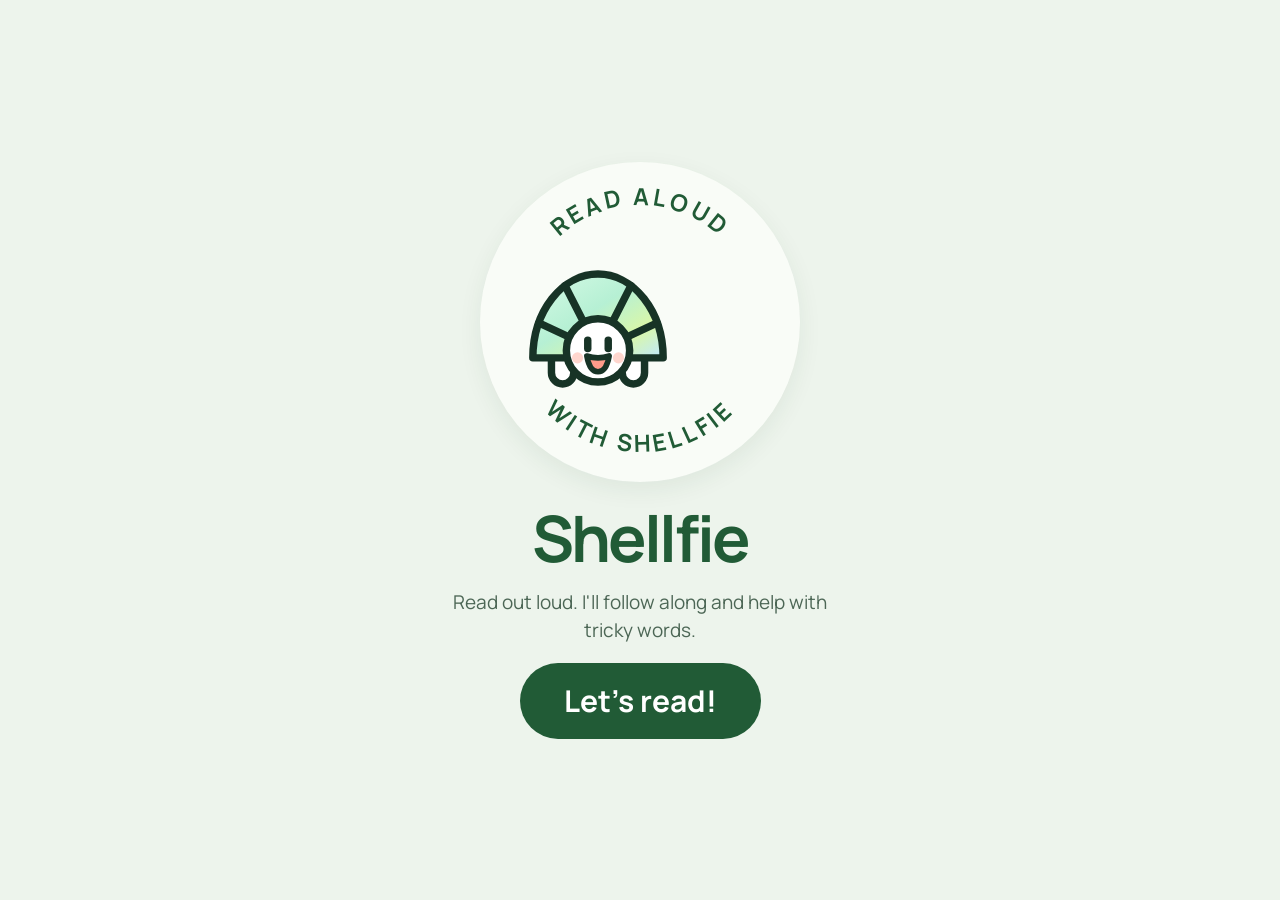
<file: shellfie/index.html>
<!doctype html>
<html lang="en"><head><meta charset="utf-8">
<meta name="viewport" content="width=device-width, initial-scale=1, maximum-scale=1, viewport-fit=cover">
<meta name="theme-color" content="#1e5a2b">
<meta name="description" content="Shellfie: a free bilingual read-aloud buddy for kids K–5. Read out loud and Shellfie the turtle follows along and helps with tricky words.">
<meta name="apple-mobile-web-app-capable" content="yes"><meta name="mobile-web-app-capable" content="yes">
<meta name="apple-mobile-web-app-status-bar-style" content="default"><meta name="apple-mobile-web-app-title" content="Shellfie">
<title>Shellfie</title>
<link rel="canonical" href="https://sawyertobin.com/shellfie/">
<meta property="og:type" content="website">
<meta property="og:site_name" content="Sawyer's Turtle Arcade">
<meta property="og:title" content="Shellfie: read out loud with a turtle buddy">
<meta property="og:description" content="Free bilingual read-aloud buddy for kids K–5. Read out loud, Shellfie follows along and helps with tricky words. 220+ books in English and Español.">
<meta property="og:url" content="https://sawyertobin.com/shellfie/">
<meta property="og:image" content="https://sawyertobin.com/shellfie/og-image.png">
<meta property="og:image:width" content="1200"><meta property="og:image:height" content="630">
<meta name="twitter:card" content="summary_large_image">
<meta name="twitter:image" content="https://sawyertobin.com/shellfie/og-image.png">
<link rel="icon" type="image/svg+xml" href="favicon.svg">
<link rel="icon" type="image/png" sizes="32x32" href="favicon-32.png"><link rel="icon" type="image/png" sizes="16x16" href="favicon-16.png">
<link rel="apple-touch-icon" sizes="180x180" href="apple-touch-icon.png"><link rel="manifest" href="manifest.webmanifest">
<link rel="preconnect" href="https://fonts.googleapis.com"><link rel="preconnect" href="https://fonts.gstatic.com" crossorigin>
<link rel="stylesheet" href="https://fonts.googleapis.com/css2?family=Andika:wght@400;700&family=Manrope:wght@400;500;600;700;800&display=swap">
<link rel="stylesheet" href="app.css">
</head>
<body>
<div class="sky" aria-hidden="true"><i></i><i></i><i></i></div>

<!-- shared SVG defs -->
<svg width="0" height="0" style="position:absolute" aria-hidden="true">
  <defs>
    <linearGradient id="holo" x1="0" y1="0" x2="1" y2="1">
      <stop offset="0" stop-color="#d6fbe6"/><stop offset=".45" stop-color="#b6f0d4"/><stop offset=".75" stop-color="#d9f7a8"/><stop offset="1" stop-color="#bfe8ff"/>
    </linearGradient>
    <linearGradient id="goldg" x1="0" y1="0" x2="0" y2="1"><stop offset="0" stop-color="#ffe680"/><stop offset="1" stop-color="#f0a21b"/></linearGradient>
    <symbol id="i-back" viewBox="0 0 24 24"><path d="M15 5l-7 7 7 7" fill="none" stroke="currentColor" stroke-width="3.2" stroke-linecap="round" stroke-linejoin="round"/></symbol>
    <symbol id="i-next" viewBox="0 0 24 24"><path d="M9 5l7 7-7 7" fill="none" stroke="currentColor" stroke-width="3.2" stroke-linecap="round" stroke-linejoin="round"/></symbol>
    <symbol id="i-home" viewBox="0 0 24 24"><path d="M4 11l8-7 8 7v8.5a1.5 1.5 0 0 1-1.5 1.5H15v-6H9v6H5.5A1.5 1.5 0 0 1 4 19.5z" fill="none" stroke="currentColor" stroke-width="2.6" stroke-linejoin="round"/></symbol>
    <symbol id="i-gear" viewBox="0 0 24 24"><g fill="none" stroke="currentColor" stroke-width="2.4" stroke-linecap="round"><circle cx="12" cy="12" r="3.4"/><path d="M12 2.5v3M12 18.5v3M2.5 12h3M18.5 12h3M5.3 5.3l2.1 2.1M16.6 16.6l2.1 2.1M5.3 18.7l2.1-2.1M16.6 7.4l2.1-2.1"/></g></symbol>
    <symbol id="i-speak" viewBox="0 0 24 24"><g fill="none" stroke="currentColor" stroke-width="2.4" stroke-linecap="round" stroke-linejoin="round"><path d="M4 9.5h3.5L12 5.5v13l-4.5-4H4z" fill="currentColor"/><path d="M15.5 9a4 4 0 0 1 0 6M18 6.5a7.5 7.5 0 0 1 0 11"/></g></symbol>
    <symbol id="i-close" viewBox="0 0 24 24"><path d="M6 6l12 12M18 6L6 18" stroke="currentColor" stroke-width="3" stroke-linecap="round"/></symbol>
    <symbol id="i-shell" viewBox="0 0 64 64"><path d="M6 46C6 24 18 10 32 10s26 14 26 36z" fill="url(#goldg)" stroke="#10221a" stroke-width="4.5" stroke-linejoin="round"/><path d="M32 46V14M32 46L17 18M32 46L47 18M32 46L9 32M32 46L55 32" stroke="#10221a" stroke-width="3.2" stroke-linecap="round" opacity=".85"/><rect x="4" y="44" width="56" height="8" rx="4" fill="#ffd25a" stroke="#10221a" stroke-width="4.5"/></symbol>
    <symbol id="i-flame" viewBox="0 0 24 24"><path d="M12 2c1 4 6 6 6 12a6 6 0 0 1-12 0c0-3 2-5 3-6 0 2 1 3 2 3 0-4-1-6 1-9z" fill="#ff8a73" stroke="#10221a" stroke-width="2" stroke-linejoin="round"/></symbol>
  </defs>
</svg>

<!-- Onboarding -->
<section id="onboard" class="screen" hidden>
  <div class="hero-ring">
    <svg class="arc" viewBox="0 0 300 300" aria-hidden="true"><path id="arcTop" d="M40 150a110 110 0 0 1 220 0" fill="none"/><path id="arcBot" d="M28 150a122 122 0 0 0 244 0" fill="none"/>
      <text><textPath href="#arcTop" startOffset="50%" text-anchor="middle" data-i18n="arcTop">READ ALOUD</textPath></text>
      <text><textPath href="#arcBot" startOffset="50%" text-anchor="middle" data-i18n="arcBot">WITH SHELLFIE</textPath></text></svg>
    <div data-turtle="hero"></div>
  </div>
  <h1 class="wordmark">Shell<b>fie</b></h1>
  <p data-i18n="tagline">Read out loud. I'll follow along and help with tricky words.</p>
  <div class="miclevel" hidden><i></i></div>
  <button class="btn big" id="letsRead" data-i18n="letsRead">Let's read!</button>
  <div class="hint" id="micHint" hidden></div>
</section>

<!-- Grade selector -->
<section id="grades" class="screen" hidden>
  <div class="topbar">
    <div class="brand grow"><div data-turtle="brand"></div><span class="wordmark">Shell<b>fie</b></span></div>
    <div class="gate" id="gateGrades"><button class="parents-btn" aria-label="Parents" data-gate data-i18n="parentsBtn">Parents</button><i class="hold-bar" aria-hidden="true"></i><span class="gate-tip" data-i18n="holdGate">Grown-ups: press and hold</span></div>
  </div>
  <div class="scroll">
    <div class="lang" id="langSwitch" role="group" aria-label="Language"><span class="pill"></span><button data-lang="en" aria-pressed="true">English</button><button data-lang="es" aria-pressed="false">Español</button></div>
    <div class="greet"><h1 data-i18n="pickGrade">Pick your grade</h1><p data-i18n="pickGradeSub">Then pick a story and read it out loud!</p></div>
    <div class="grade-grid" id="gradeGrid"></div>
    <div class="stats-row" id="statsRow"></div>
  </div>
</section>

<!-- Bookshelf -->
<section id="shelf" class="screen" hidden>
  <div class="topbar">
    <button class="icon-btn" id="shelfBack" aria-label="Back"><svg><use href="#i-back"/></svg></button>
    <div class="grow"><h2 id="shelfTitle"></h2></div>
    <div class="gate" id="gateShelf"><button class="parents-btn" aria-label="Parents" data-gate data-i18n="parentsBtn">Parents</button><i class="hold-bar" aria-hidden="true"></i><span class="gate-tip" data-i18n="holdGate">Grown-ups: press and hold</span></div>
  </div>
  <div class="shelf-controls">
    <div class="seg" id="browseSeg" role="group"><button data-browse="grade"></button><button data-browse="genre"></button></div>
    <button class="toggle" id="showReadToggle" role="switch" aria-checked="true"><span class="sw"></span><span data-i18n="showRead">Show books I've read</span></button>
  </div>
  <div class="genre-chips" id="genreChips" hidden></div>
  <div class="scroll" id="shelfScroll"></div>
</section>

<!-- Reader -->
<section id="reader" class="screen" hidden>
  <div class="r-top">
    <button class="icon-btn" id="rHome" aria-label="Home"><svg><use href="#i-home"/></svg></button>
    <div class="grow"><div class="r-progress"><i id="rProg"></i></div><div class="r-title" id="rTitle"></div></div>
    <div class="r-avatar" id="rAvatar" title="Shellfie"><div data-turtle="avatar"></div></div>
  </div>
  <div class="r-mode" id="rMode" hidden></div>
  <div class="book-stage" id="stage"><div class="page" id="page"><div class="page-text" id="pageText"></div></div></div>
  <button class="r-nav prev" id="rPrev" aria-label="Back a page"><svg><use href="#i-back"/></svg></button>
  <div class="r-shells" id="rShells"><svg><use href="#i-shell"/></svg><span>0</span></div>
  <button class="r-nav nxt" id="rNext" aria-label="Next page"><svg><use href="#i-next"/></svg></button>
  <div class="r-pause" id="rPause" hidden><div class="card"><div data-turtle="sleep"></div><h3 data-i18n="ready">Ready when you are</h3><button class="btn" id="rResume" data-i18n="keepReading">Keep reading</button></div></div>
  <div class="help" id="help" hidden></div>
</section>

<!-- Quiz -->
<section id="quiz" class="screen" hidden>
  <div class="topbar"><button class="icon-btn" id="quizHome" aria-label="Home"><svg><use href="#i-home"/></svg></button><div class="grow"><h2 id="quizTitle"></h2></div></div>
  <div class="scroll"><div class="center-col" id="quizBody"></div></div>
</section>

<!-- Results -->
<section id="results" class="screen" hidden>
  <div class="scroll"><div class="center-col" id="resBody"></div></div>
</section>

<!-- Shell collection -->
<section id="collection" class="screen" hidden>
  <div class="topbar"><button class="icon-btn" id="colBack" aria-label="Back"><svg><use href="#i-back"/></svg></button><div class="grow"><h2 data-i18n="myShells">My shell collection</h2></div></div>
  <div class="scroll"><div class="center-col" id="colBody"></div></div>
</section>

<dialog id="parent"><div class="panel"><header><div data-turtle="mini" style="width:44px"></div><div style="flex:1;min-width:0"><h2 data-i18n="grownups">For grown-ups</h2><div id="verLine" class="verline"></div></div><button class="icon-btn" id="parentClose" aria-label="Close"><svg><use href="#i-close"/></svg></button></header><div class="body" id="parentBody"></div></div></dialog>
<input type="file" id="importFile" accept="application/json,.json" hidden>
<div class="toast" id="toast" role="status" aria-live="polite"></div>

<script src="catalog.js"></script>
<script src="app.js"></script>
</body></html>
</file>
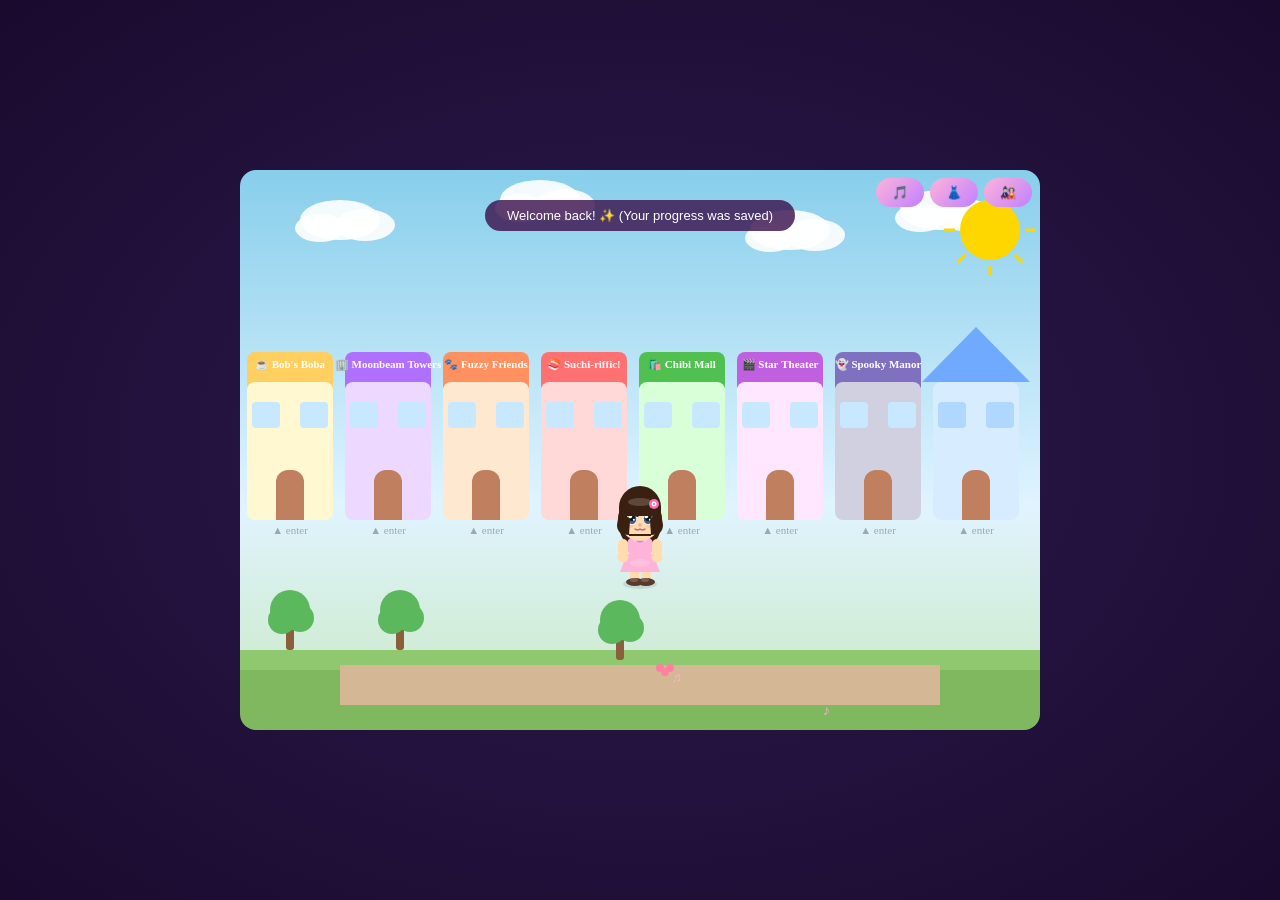
<file: chibi-life.html>
<!DOCTYPE html>
<html lang="en">
<head>
<meta charset="UTF-8">
<meta name="viewport" content="width=device-width, initial-scale=1.0, maximum-scale=1.0, user-scalable=no">
<title>Chibi Life</title>
<style>
*{margin:0;padding:0;box-sizing:border-box}
body{background:radial-gradient(ellipse at center,#2d1b4e 0%,#1a0a2e 100%);display:flex;justify-content:center;align-items:center;min-height:100vh;font-family:'Segoe UI',sans-serif;overflow:hidden;-webkit-tap-highlight-color:transparent}
#wrap{position:relative;width:min(800px,100vw);height:auto}
canvas{display:block;border-radius:16px;cursor:pointer;width:100%;height:auto;touch-action:none;-webkit-user-select:none;user-select:none}
/* aspect-ratio fallback for iOS Safari < 15 */
@supports not (aspect-ratio:800/560){
  #wrap{height:calc(min(800px,100vw)*0.7)}
  canvas{height:100%}
}
body{padding:0;margin:0}
.panel{position:absolute;background:rgba(255,255,255,0.97);border:2px solid #FFB3D9;border-radius:16px;padding:16px;z-index:20;box-shadow:0 8px 32px rgba(0,0,0,0.18)}
.panel h3{color:#c060a0;font-size:15px;margin-bottom:10px;text-align:center}
.btn{background:linear-gradient(135deg,#FFB3D9,#C080FF);border:none;border-radius:20px;padding:7px 16px;color:#fff;font-weight:700;cursor:pointer;font-size:13px;transition:transform .1s}
.btn:hover{transform:scale(1.06)}
.btn.sm{padding:4px 10px;font-size:11px}
.swatch{width:28px;height:28px;border-radius:50%;border:2px solid #ddd;cursor:pointer;display:inline-block;margin:3px;transition:transform .1s}
.swatch:hover,.swatch.sel{transform:scale(1.2);border-color:#c060a0}
.notif{position:absolute;left:50%;transform:translateX(-50%);top:30px;background:rgba(60,20,80,0.82);color:#fff;padding:8px 22px;border-radius:20px;font-size:13px;pointer-events:none;transition:opacity .5s;z-index:50;white-space:nowrap}
</style>
</head>
<body>
<div id="wrap">
<canvas id="c" width="800" height="560"></canvas>
<div id="notif" class="notif" style="opacity:0"></div>
</div>
<script>
// ─── CANVAS SETUP ───────────────────────────────────────────────────────────
const canvas=document.getElementById('c'),ctx=canvas.getContext('2d');
const W=800,H=560;
let frame=0,scene='town';

// ─── ROUNDED RECT (ctx as first arg) ────────────────────────────────────────
function rr(c,x,y,w,h,r,fill){
  if(typeof r==='number')r=[r,r,r,r];
  c.fillStyle=fill;c.beginPath();
  c.moveTo(x+r[0],y);c.lineTo(x+w-r[1],y);c.arcTo(x+w,y,x+w,y+r[1],r[1]);
  c.lineTo(x+w,y+h-r[2]);c.arcTo(x+w,y+h,x+w-r[2],y+h,r[2]);
  c.lineTo(x+r[3],y+h);c.arcTo(x,y+h,x,y+h-r[3],r[3]);
  c.lineTo(x,y+r[0]);c.arcTo(x,y,x+r[0],y,r[0]);
  c.closePath();c.fill();
}

// ─── NOTIFICATION ────────────────────────────────────────────────────────────
let notifTimer=0;
function notify(msg){
  const el=document.getElementById('notif');
  el.textContent=msg;el.style.opacity='1';
  clearTimeout(notifTimer);
  notifTimer=setTimeout(()=>el.style.opacity='0',2000);
}

// ─── WEB AUDIO ───────────────────────────────────────────────────────────────
let AC=null,muted=false,musicInterval=null;
function getAC(){if(!AC)AC=new(window.AudioContext||window.webkitAudioContext)();return AC;}
function playTone(freq,type='sine',dur=0.15,vol=0.18,freq2=null){
  try{
    const ac=getAC();if(ac.state==='suspended')ac.resume();
    const o=ac.createOscillator(),g=ac.createGain();
    o.connect(g);g.connect(ac.destination);
    o.type=type;o.frequency.value=freq;
    if(freq2)o.frequency.linearRampToValueAtTime(freq2,ac.currentTime+dur);
    g.gain.value=vol;g.gain.exponentialRampToValueAtTime(0.001,ac.currentTime+dur);
    o.start();o.stop(ac.currentTime+dur);
  }catch(e){}
}
function petSound(type){
  if(muted)return;
  if(type==='cat'){playTone(500,'sine',0.1,0.15,900);setTimeout(()=>playTone(900,'sine',0.15,0.15,500),100);}
  else if(type==='dog'){playTone(220,'sawtooth',0.12,0.2,160);}
  else if(type==='bunny'){playTone(1400,'sine',0.08,0.12,1800);}
  else if(type==='bird'){[1600,2000,1800].forEach((f,i)=>setTimeout(()=>playTone(f,'triangle',0.07,0.12),i*60));}
  else if(type==='hamster'){playTone(2200,'sine',0.06,0.1);}
  else if(type==='duck'){playTone(400,'sawtooth',0.1,0.18,300);}
  else if(type==='turtle'){playTone(280,'sine',0.4,0.14,240);}
}

// ─── MUSIC SEQUENCER ─────────────────────────────────────────────────────────
const NOTES={C3:130.8,D3:146.8,E3:164.8,F3:174.6,G3:196,A3:220,B3:246.9,
  C4:261.6,D4:293.7,E4:329.6,F4:349.2,G4:392,A4:440,B4:493.9,
  C5:523.3,D5:587.3,E5:659.3,F5:698.5,G5:784,A5:880,B5:987.8,
  C6:1046.5,D6:1174.7,E6:1318.5,F6:1396.9,G6:1568,A6:1760,B6:1975.5,
  Bb4:466.2,Eb4:311.1,Ab4:415.3,Db4:277.2,Gb4:370,Bb3:233.1,Eb3:155.6,
  Fs4:370,Cs5:554.4,Gs4:415.3};

function rep(arr,n){let r=[];for(let i=0;i<n;i++)r=r.concat(arr);return r;}

const MUSIC_THEMES={
  town:{bpm:140,waveform:'square',stepDur:60/140/2,
    melody:rep(['C5','E5','G5','E5','C5','E5','G5','A5','F5','A5','C6','A5','F5','A5','G5','F5','E5','G5','C6',null,'G5','E5','D5','E5','C5','E5','G5','E5','A5','G5','E5',null],4),
    harmony:rep(['C4','E4','G4','E4','C4','E4','G4','A4','F4','A4','C5','A4','F4','A4','G4','F4','E4','G4','C5',null,'G4','E4','D4','E4','C4','E4','G4','E4','A4','G4','E4',null],4),
    bass:rep(['C3',null,'G3',null,'C3',null,'G3',null,'F3',null,'C4',null,'F3',null,'G3',null,'C3',null,'G3',null,'C3',null,'G3',null,'C3',null,'F3',null,'G3',null,'C4',null],4)},
  home:{bpm:52,waveform:'sine',stepDur:60/52,
    melody:['G4',null,null,null,'A4',null,null,null,'C5',null,null,null,'D5',null,null,null,'E5',null,null,null,'C5',null,null,null,'A4',null,null,null,'G4',null,null,null,'E5',null,null,null,'D5',null,null,null,'C5',null,null,null,'A4',null,null,null,'G4',null,null,null,'A4',null,null,null,'C5',null,null,null,'G4',null,null,null],
    harmony:['C4',null,null,null,null,null,null,null,'F4',null,null,null,null,null,null,null,'G4',null,null,null,null,null,null,null,'E4',null,null,null,null,null,null,null,'G4',null,null,null,null,null,null,null,'C4',null,null,null,null,null,null,null,'D4',null,null,null,null,null,null,null,'E4',null,null,null,null,null,null,null],
    bass:[]},
  boba:{bpm:128,waveform:'triangle',stepDur:60/128/2,
    melody:rep(['E5','E5','G5','A5','G5','E5','C5','D5','E5','G5','A5','G5','A5','C6','B5','A5','F5','F5','A5','C6','A5','F5','E5','D5','F5','A5','C6','A5','G5','F5','E5',null,'E5','F5','G5','A5','B5','C6','D6','C6','B5','A5','G5','F5','E5','D5','C5',null,'C6','C6','B5','A5','G5','A5','B5','C6','D6','C6','B5','A5','G5','F5','E5',null],2),
    harmony:rep(['C5','C5','E5','F5','E5','C5','A4','B4','C5','E5','F5','E5','F5','A5','G5','F5','A4','A4','C5','E5','C5','A4','G4','F4','A4','C5','E5','C5','B4','A4','G4',null,'G4','A4','B4','C5','D5','E5','F5','E5','D5','C5','B4','A4','G4','F4','E4',null,'E5','E5','D5','C5','B4','C5','D5','E5','F5','E5','D5','C5','B4','A4','G4',null],2),
    bass:rep(['C3',null,'C3',null,'E3',null,'G3',null,'C3',null,'C3',null,'A3',null,'G3',null,'F3',null,'F3',null,'A3',null,'C4',null,'F3',null,'G3',null,'G3',null,'G3',null,'C3',null,'C3',null,'C3',null,'C3',null,'F3',null,'F3',null,'G3',null,'G3',null,'C3',null,'C3',null,'F3',null,'G3',null,'C3',null,'E3',null,'G3',null,'C4',null],2)},
  sushi:{bpm:88,waveform:'triangle',stepDur:60/88/2,
    melody:rep(['D4',null,'F4',null,'G4','A4',null,'G4','D5',null,'A4',null,'G4','F4',null,'D4','F4',null,'G4','A4','C5',null,'A4',null,'G4','F4','D4',null,null,null,null,null],4),
    harmony:rep(['D3',null,null,null,'A3',null,null,null,'D4',null,null,null,'G3',null,null,null,'A3',null,null,null,'C4',null,null,null,'D3',null,null,null,null,null,null,null],4),
    bass:[]},
  apartments:{bpm:75,waveform:'sine',stepDur:60/75/2,
    melody:rep(['C5','E5','G5','B5','A5','G5','F5','E5','D5','F5','A5','C6','B5','A5','G5','F5','E5','G5','C6','E6','D6','C6','B5','A5','G5','F5','E5','D5','C5',null,null,null],4),
    harmony:rep(['E4','G4','C5',null,null,null,null,null,'F4','A4','C5',null,null,null,null,null,'G4','B4','D5',null,null,null,null,null,'C4','E4','G4',null,null,null,null,null],4),
    bass:rep(['C3',null,null,null,'G3',null,null,null,'F3',null,null,null,'C4',null,null,null,'G3',null,null,null,'D4',null,null,null,'C3',null,null,null,'G3',null,null,null],4)},
  petshop:{bpm:110,waveform:'triangle',stepDur:60/110/2,
    melody:rep(['G5','B5','D6','B5','G5','D5','E5','G5','A5','C6','E6','C6','A5','E5','G5','A5','G5','B5','D6','B5','G5','F5','E5','D5','C5','E5','G5','C6','B5','A5','G5',null],4),
    harmony:rep(['G4','B4','D5',null,'G4',null,'B4',null,'A4','C5','E5',null,'A4',null,'C5',null,'G4','B4','D5',null,'G4',null,'B4',null,'C4','E4','G4',null,'B4',null,'G4',null],4),
    bass:rep(['G3',null,'D4',null,'G3',null,'D4',null,'A3',null,'E4',null,'A3',null,'E4',null,'G3',null,'D4',null,'G3',null,'D4',null,'C3',null,'G3',null,'G3',null,'G3',null],4)},
  mall:{bpm:120,waveform:'triangle',stepDur:60/120/2,
    melody:rep(['C5','E5','G5','C6','B5','A5','G5','E5','F5','A5','C6','F6','E6','D6','C6','A5','G5','B5','D6','G6','F6','E6','D6','B5','C6','A5','G5','E5','D5','C5','B4',null],4),
    harmony:rep(['E4','G4','C5',null,null,null,null,null,'A4','C5','F5',null,null,null,null,null,'B4','D5','G5',null,null,null,null,null,'C5','E5','G5',null,null,null,null,null],4),
    bass:rep(['C3',null,'G3',null,'E3',null,'G3',null,'F3',null,'C4',null,'A3',null,'C4',null,'G3',null,'D4',null,'B3',null,'D4',null,'C3',null,'G3',null,'G3',null,'C4',null],4)},
  theater:{bpm:100,waveform:'triangle',stepDur:60/100/2,
    melody:rep(['C5','G4','A4','F4','C5','G4','A4','B4','C5','E5','G5','F5','E5','D5','C5',null,
                'F5','E5','D5','C5','B4','A4','G4','F4','E5','D5','C5','B4','A4','G4','E4',null],2),
    harmony:rep(['E4','C4','F4','D4','E4','C4','F4','G4','E4','G4','C5','A4','G4','F4','E4',null,
                 'A4','G4','F4','E4','D4','C4','B3','A3','G4','F4','E4','D4','C4','B3','C4',null],2),
    bass:rep(['C3',null,'F3',null,'C3',null,'G3',null,'C3',null,'G3',null,'F3',null,'G3',null,
              'F3',null,'C4',null,'G3',null,'C3',null,'F3',null,'G3',null,'C3',null,'G3',null],2)},
  haunted:{bpm:90,waveform:'sawtooth',stepDur:60/90/2,
    melody:rep(['A3',null,'C4',null,'Eb4',null,'A3',null,'G3',null,'Bb3',null,'Eb4',null,'D4',null,'F4',null,'Ab4',null,'C5',null,'Bb4',null,'A4',null,'G4',null,'F4',null,'Eb4',null],4),
    harmony:rep(['A2',null,null,null,'E3',null,null,null,'G2',null,null,null,'D3',null,null,null,'F2',null,null,null,'C3',null,null,null,'A2',null,null,null,'E3',null,null,null],4),
    bass:[]}
};
let seqStep=0,seqTimer=null,curTheme='town';
function stopMusic(){
  if(seqTimer){clearInterval(seqTimer);seqTimer=null;}
  // Let any in-flight notes finish naturally (they self-stop)
}
function startTheme(name){
  stopMusic();
  curTheme=name;seqStep=0;
  const t=MUSIC_THEMES[name]||MUSIC_THEMES.town;
  const ms=Math.round(t.stepDur*1000);
  const tracks=[t.melody,t.harmony,t.bass].filter(tr=>tr&&tr.length>0);
  seqTimer=setInterval(()=>{
    if(muted){seqStep++;return;}
    try{
      const ac=getAC();if(ac.state==='suspended')ac.resume();
      tracks.forEach((track,ti)=>{
        const note=track[seqStep%track.length];
        if(note&&NOTES[note]){
          const o=ac.createOscillator(),g=ac.createGain();
          o.connect(g);g.connect(ac.destination);
          o.type=t.waveform||'triangle';
          o.frequency.value=NOTES[note];
          const vol=ti===0?0.07:ti===1?0.05:0.06;
          g.gain.value=vol;
          g.gain.exponentialRampToValueAtTime(0.001,ac.currentTime+ms/1000*0.85);
          o.start();o.stop(ac.currentTime+ms/1000*0.85);
        }
      });
    }catch(e){}
    seqStep++;
  },ms);
}

// ─── MUSIC PARTICLES ─────────────────────────────────────────────────────────
const MNOTES=['♩','♪','♫','♬'];
let mParticles=[];
function spawnMParticle(){
  mParticles.push({x:Math.random()*W,y:H+10,note:MNOTES[Math.random()*4|0],alpha:1,speed:0.7+Math.random()*0.8,dx:(Math.random()-0.5)*0.5});
}
function updateMParticles(){
  mParticles=mParticles.filter(p=>p.alpha>0);
  mParticles.forEach(p=>{p.y-=p.speed;p.x+=p.dx;p.alpha-=0.005;});
}
function drawMParticles(){
  mParticles.forEach(p=>{
    ctx.globalAlpha=p.alpha;ctx.fillStyle='#FFB3D9';ctx.font='14px serif';
    ctx.fillText(p.note,p.x,p.y);
  });
  ctx.globalAlpha=1;
}

// ─── CHARACTER ────────────────────────────────────────────────────────────────
const char={
  x:400,y:380,tx:400,ty:380,
  skin:'#FFDBB0',hair:'#3A2010',hairStyle:'bob',eyeColor:'#3A6080',
  outfit:'dress',outfitColor:'#FFB3D9',outfitColor2:'#C080FF',
  earrings:false,earringColor:'#FFD700',
  facing:1,moving:false,step:0
};
const SKIN_TONES=['#FFDBB0','#F5C590','#E8A96A','#C8784A','#A05030','#7A3820'];
const HAIR_COLORS=['#3A2010','#1a1a1a','#C8A060','#E87040','#D040A0','#40A0D0','#8040D0','#60C060','#E0E0E0','#FF8080'];
const EYE_COLORS=['#3A6080','#40A040','#806030','#8040A0','#C06030','#4060C0','#C04060','#404040'];
const OUTFIT_COLORS=['#FFB3D9','#C080FF','#80C0FF','#80FFB3','#FFD080','#FF8080','#FF80FF','#80FFFF','#FFFFFF','#404080'];

function drawChar(x,y,c=char,s=1){
  ctx.save();ctx.translate(x,y);ctx.scale(c.facing,1);
  const wb=c.moving?Math.sin(c.step*0.3)*4*s:0;

  // SHADOW
  ctx.fillStyle='rgba(0,0,0,0.09)';
  ctx.beginPath();ctx.ellipse(0,34*s,17*s,5*s,0,0,Math.PI*2);ctx.fill();

  // BACK HAIR (behind head)
  drawHairBack(c,s);

  // LEGS
  const legCol=(c.outfit==='shirt+pants')?(c.outfitColor2||'#8090C0'):c.skin;
  rr(ctx,-10*s+wb*0.4,12*s,9*s,20*s,4*s,legCol);
  rr(ctx,  2*s-wb*0.4,12*s,9*s,20*s,4*s,legCol);

  // SHOES (cute rounded)
  ctx.fillStyle='#5A3A2A';
  ctx.beginPath();ctx.ellipse(-5*s+wb*0.4,32*s,9*s,4*s,0,0,Math.PI*2);ctx.fill();
  ctx.beginPath();ctx.ellipse( 6*s-wb*0.4,32*s,9*s,4*s,0,0,Math.PI*2);ctx.fill();
  // Shoe highlight
  ctx.fillStyle='rgba(255,255,255,0.18)';
  ctx.beginPath();ctx.ellipse(-6*s+wb*0.4,30*s,4*s,2*s,0,0,Math.PI*2);ctx.fill();
  ctx.beginPath();ctx.ellipse( 5*s-wb*0.4,30*s,4*s,2*s,0,0,Math.PI*2);ctx.fill();

  // TORSO + OUTFIT
  if(c.outfit==='dress'){
    // Bodice
    rr(ctx,-13*s,-13*s,26*s,18*s,7*s,c.outfitColor);
    // Skirt flare
    ctx.fillStyle=c.outfitColor;
    ctx.beginPath();
    ctx.moveTo(-13*s,4*s);ctx.lineTo(-20*s,22*s);ctx.lineTo(20*s,22*s);ctx.lineTo(13*s,4*s);
    ctx.closePath();ctx.fill();
    // Skirt sheen
    ctx.fillStyle='rgba(255,255,255,0.18)';
    ctx.beginPath();ctx.ellipse(0,13*s,10*s,4*s,0,0,Math.PI*2);ctx.fill();
    // Bodice bow/ribbon
    ctx.fillStyle='rgba(255,255,255,0.55)';
    ctx.beginPath();ctx.moveTo(-5*s,-11*s);ctx.lineTo(-9*s,-14*s);ctx.lineTo(-5*s,-8*s);ctx.fill();
    ctx.beginPath();ctx.moveTo( 5*s,-11*s);ctx.lineTo( 9*s,-14*s);ctx.lineTo( 5*s,-8*s);ctx.fill();
    ctx.fillStyle=c.outfitColor2||'rgba(255,255,255,0.6)';
    ctx.beginPath();ctx.arc(0,-11*s,3.5*s,0,Math.PI*2);ctx.fill();
  } else if(c.outfit==='shirt+skirt'){
    rr(ctx,-13*s,-13*s,26*s,16*s,6*s,c.outfitColor);
    ctx.fillStyle=c.outfitColor2||c.outfitColor;
    ctx.beginPath();
    ctx.moveTo(-13*s,2*s);ctx.lineTo(-19*s,22*s);ctx.lineTo(19*s,22*s);ctx.lineTo(13*s,2*s);
    ctx.closePath();ctx.fill();
  } else {
    rr(ctx,-13*s,-13*s,26*s,16*s,6*s,c.outfitColor);
    // Belt (connects shirt hem to pants waistband)
    rr(ctx,-13*s,1*s,26*s,5*s,2*s,c.outfitColor2||'#5A4030');
    // Belt buckle
    rr(ctx,-4*s,1.5*s,8*s,4*s,1*s,'rgba(220,180,80,0.85)');
    // pants
    rr(ctx,-11*s+wb*0.4,4*s,10*s,28*s,5*s,c.outfitColor2||'#8090C0');
    rr(ctx,  1*s-wb*0.4,4*s,10*s,28*s,5*s,c.outfitColor2||'#8090C0');
  }

  // ARMS
  rr(ctx,-22*s,-11*s+wb*0.5,10*s,17*s,5*s,c.skin);
  rr(ctx, 12*s,-11*s-wb*0.5,10*s,17*s,5*s,c.skin);
  // Hands (little circles)
  ctx.fillStyle=c.skin;
  ctx.beginPath();ctx.arc(-17*s,7*s+wb*0.5,5.5*s,0,Math.PI*2);ctx.fill();
  ctx.beginPath();ctx.arc( 17*s,7*s-wb*0.5,5.5*s,0,Math.PI*2);ctx.fill();

  // NECK
  rr(ctx,-5*s,-16*s,10*s,6*s,3*s,c.skin);

  // HEAD (round, slightly wider — kawaii proportion)
  ctx.fillStyle=c.skin;
  ctx.beginPath();ctx.ellipse(0,-31*s,21*s,22*s,0,0,Math.PI*2);ctx.fill();

  // BLUSH (large soft ovals, very pink)
  ctx.fillStyle='rgba(255,150,155,0.30)';
  ctx.beginPath();ctx.ellipse(-14*s,-27*s,9*s,6*s,0,0,Math.PI*2);ctx.fill();
  ctx.beginPath();ctx.ellipse( 14*s,-27*s,9*s,6*s,0,0,Math.PI*2);ctx.fill();

  // KAWAII EYES
  drawCuteEyes(0,-32*s,c.eyeColor,s);

  // CUTE NOSE (tiny upturned dot)
  ctx.fillStyle='rgba(210,130,130,0.45)';
  ctx.beginPath();ctx.arc(0,-25*s,1.8*s,0,Math.PI*2);ctx.fill();

  // MOUTH (cute w-shape smile)
  ctx.strokeStyle='#C07080';ctx.lineWidth=1.6*s;ctx.lineCap='round';
  ctx.beginPath();
  ctx.moveTo(-5*s,-21*s);
  ctx.quadraticCurveTo(-2.5*s,-19*s,0,-21*s);
  ctx.quadraticCurveTo( 2.5*s,-19*s,5*s,-21*s);
  ctx.stroke();

  // FRONT HAIR (on top of face)
  drawHairFront(c,s);

  // EARRINGS
  if(c.earrings){
    ctx.fillStyle=c.earringColor||'#FFD700';
    ctx.beginPath();ctx.arc(-21*s,-31*s,3.5*s,0,Math.PI*2);ctx.fill();
    ctx.beginPath();ctx.arc( 21*s,-31*s,3.5*s,0,Math.PI*2);ctx.fill();
    // Earring sparkle
    ctx.fillStyle='rgba(255,255,255,0.7)';
    ctx.beginPath();ctx.arc(-20*s,-32*s,1.2*s,0,Math.PI*2);ctx.fill();
    ctx.beginPath();ctx.arc( 20*s,-32*s,1.2*s,0,Math.PI*2);ctx.fill();
  }
  ctx.restore();
}

// ── Kawaii anime eyes ───────────────────────────────────────────────────────
function drawCuteEyes(cx,cy,eyeCol,s){
  [-8,8].forEach((ox,idx)=>{
    const ex=cx+ox*s;
    // White sclera (tall oval)
    ctx.fillStyle='white';
    ctx.beginPath();ctx.ellipse(ex,cy,5.5*s,7*s,0,0,Math.PI*2);ctx.fill();
    // Coloured iris
    ctx.fillStyle=eyeCol;
    ctx.beginPath();ctx.ellipse(ex,cy+0.5*s,4.3*s,5.8*s,0,0,Math.PI*2);ctx.fill();
    // Gradient iris (lighter top half)
    const ig=ctx.createRadialGradient(ex,cy-1*s,0.5*s,ex,cy,5*s);
    ig.addColorStop(0,'rgba(255,255,255,0.25)');ig.addColorStop(1,'rgba(0,0,0,0)');
    ctx.fillStyle=ig;ctx.beginPath();ctx.ellipse(ex,cy+0.5*s,4.3*s,5.8*s,0,0,Math.PI*2);ctx.fill();
    // Pupil (oval, slightly off-centre upward)
    ctx.fillStyle='#111';
    ctx.beginPath();ctx.ellipse(ex,cy-0.5*s,2.8*s,3.6*s,0,0,Math.PI*2);ctx.fill();
    // Large sparkle (top-left)
    ctx.fillStyle='white';
    ctx.beginPath();ctx.ellipse(ex-1.8*s,cy-2.2*s,2*s,2.5*s,-0.3,0,Math.PI*2);ctx.fill();
    // Small sparkle (bottom-right)
    ctx.beginPath();ctx.arc(ex+1.8*s,cy+1.8*s,1*s,0,Math.PI*2);ctx.fill();
    // Top eyelid arc (thicker, defining)
    ctx.strokeStyle='#2A1A2A';ctx.lineWidth=2*s;
    ctx.beginPath();ctx.ellipse(ex,cy-0.5*s,5.5*s,6.5*s,0,Math.PI*1.12,Math.PI*2-0.08);ctx.stroke();
    // Eyelashes (3 tiny radiating lines)
    ctx.strokeStyle='#2A1A2A';ctx.lineWidth=1.3*s;ctx.lineCap='round';
    [[-3.5,-1.2],[0,-1.5],[3.5,-1.2]].forEach(([lx,la])=>{
      ctx.beginPath();
      ctx.moveTo(ex+lx*s,cy-6.5*s);
      ctx.lineTo(ex+(lx+la)*s,cy-8.8*s);
      ctx.stroke();
    });
    // Lower lash (very faint curve)
    ctx.strokeStyle='rgba(180,120,140,0.35)';ctx.lineWidth=1*s;
    ctx.beginPath();ctx.ellipse(ex,cy+2*s,5*s,3.5*s,0,0.12,Math.PI-0.12);ctx.stroke();
  });
}

// ── Hair back layer ─────────────────────────────────────────────────────────
function drawHairBack(c,s){
  const h=c.hair;ctx.fillStyle=h;
  if(c.hairStyle==='slickback'){
    ctx.beginPath();ctx.ellipse(0,-28*s,21*s,26*s,0,0,Math.PI*2);ctx.fill();
  }
  if(c.hairStyle==='straight'||c.hairStyle==='bob'){
    ctx.beginPath();ctx.ellipse(0,-29*s,22*s,28*s,0,0,Math.PI*2);ctx.fill();
  }
  if(c.hairStyle==='ponytail'){
    // Tail flowing back-right
    ctx.beginPath();
    ctx.moveTo(15*s,-46*s);
    ctx.quadraticCurveTo(30*s,-28*s,24*s,8*s);
    ctx.quadraticCurveTo(18*s,18*s,12*s,6*s);
    ctx.quadraticCurveTo(20*s,-24*s,11*s,-45*s);
    ctx.closePath();ctx.fill();
  }
}

// ── Hair front layer ────────────────────────────────────────────────────────
function drawHairFront(c,s){
  const h=c.hair;ctx.fillStyle=h;
  switch(c.hairStyle){
    case 'pigtails':
      // Cap
      ctx.beginPath();ctx.arc(0,-43*s,19*s,Math.PI,0);ctx.fill();
      ctx.fillRect(-19*s,-43*s,38*s,8*s);
      // Fluffy bangs (3 bumps)
      ctx.beginPath();ctx.ellipse(-11*s,-47*s,8*s,6*s,0.2,0,Math.PI*2);ctx.fill();
      ctx.beginPath();ctx.ellipse(  0,  -49*s,9*s,7*s,  0,0,Math.PI*2);ctx.fill();
      ctx.beginPath();ctx.ellipse( 11*s,-47*s,8*s,6*s,-0.2,0,Math.PI*2);ctx.fill();
      // Pigtails (fluffy round)
      ctx.beginPath();ctx.arc(-28*s,-31*s,14*s,0,Math.PI*2);ctx.fill();
      ctx.beginPath();ctx.arc( 28*s,-31*s,14*s,0,Math.PI*2);ctx.fill();
      // Pigtail inner highlights
      ctx.fillStyle='rgba(255,255,255,0.18)';
      ctx.beginPath();ctx.arc(-28*s,-34*s,7*s,0,Math.PI*2);ctx.fill();
      ctx.beginPath();ctx.arc( 28*s,-34*s,7*s,0,Math.PI*2);ctx.fill();
      // Scrunchies (coloured band)
      ctx.fillStyle='#FF69B4';
      ctx.beginPath();ctx.ellipse(-23*s,-20*s,6*s,4.5*s,0.5,0,Math.PI*2);ctx.fill();
      ctx.beginPath();ctx.ellipse( 23*s,-20*s,6*s,4.5*s,-0.5,0,Math.PI*2);ctx.fill();
      ctx.fillStyle='white';
      ctx.beginPath();ctx.arc(-23*s,-20*s,2*s,0,Math.PI*2);ctx.fill();
      ctx.beginPath();ctx.arc( 23*s,-20*s,2*s,0,Math.PI*2);ctx.fill();
      break;
    case 'straight':
      ctx.fillStyle=h;
      ctx.beginPath();ctx.arc(0,-43*s,20*s,Math.PI,0);ctx.fill();
      ctx.fillRect(-20*s,-43*s,40*s,10*s);
      // Straight-cut bangs
      rr(ctx,-20*s,-52*s,40*s,15*s,[6,6,0,0],h);
      // Side pieces hanging down
      rr(ctx,-23*s,-41*s,7*s,24*s,[3,3,4,4],h);
      rr(ctx, 16*s,-41*s,7*s,24*s,[3,3,4,4],h);
      // Hair shine
      ctx.fillStyle='rgba(255,255,255,0.18)';
      ctx.beginPath();ctx.ellipse(0,-47*s,12*s,4*s,0,0,Math.PI*2);ctx.fill();
      break;
    case 'bob':
      ctx.fillStyle=h;
      ctx.beginPath();ctx.arc(0,-43*s,21*s,Math.PI,0);ctx.fill();
      ctx.fillRect(-21*s,-43*s,42*s,9*s);
      // Left panel
      ctx.beginPath();
      ctx.moveTo(-20*s,-43*s);ctx.lineTo(-23*s,-25*s);
      ctx.quadraticCurveTo(-23*s,-15*s,-11*s,-15*s);
      ctx.lineTo(-10*s,-30*s);ctx.closePath();ctx.fill();
      // Right panel
      ctx.beginPath();
      ctx.moveTo(20*s,-43*s);ctx.lineTo(23*s,-25*s);
      ctx.quadraticCurveTo(23*s,-15*s,11*s,-15*s);
      ctx.lineTo(10*s,-30*s);ctx.closePath();ctx.fill();
      // Bottom connecting strip (covers any gap between panels)
      ctx.fillRect(-11*s,-16*s,22*s,2*s);
      // Bangs (no separate chin line needed — panels connect smoothly)
      rr(ctx,-20*s,-52*s,40*s,15*s,[6,6,0,0],h);
      // Hair shine
      ctx.fillStyle='rgba(255,255,255,0.18)';
      ctx.beginPath();ctx.ellipse(0,-48*s,12*s,4*s,0,0,Math.PI*2);ctx.fill();
      // Cute side clip
      ctx.fillStyle='#FF69B4';
      ctx.beginPath();ctx.arc(14*s,-46*s,5*s,0,Math.PI*2);ctx.fill();
      ctx.fillStyle='white';ctx.beginPath();ctx.arc(14*s,-46*s,2.5*s,0,Math.PI*2);ctx.fill();
      ctx.fillStyle='#FF69B4';ctx.beginPath();ctx.arc(14*s,-46*s,1*s,0,Math.PI*2);ctx.fill();
      break;
    case 'curly':
      ctx.fillStyle=h;
      ctx.beginPath();ctx.arc(0,-44*s,20*s,Math.PI,0);ctx.fill();
      ctx.fillRect(-20*s,-44*s,40*s,8*s);
      // Ringlets: arc around top & sides
      [[-19,-49],[-11,-53],[0,-55],[11,-53],[19,-49],
       [-24,-41],[-26,-32],[24,-41],[26,-32],
       [-22,-23],[22,-23]].forEach(([ox,oy])=>{
        ctx.beginPath();ctx.arc(ox*s,oy*s,7.5*s,0,Math.PI*2);ctx.fill();
      });
      // Curl highlights
      ctx.fillStyle='rgba(255,255,255,0.16)';
      [[-19,-52],[0,-57],[19,-52]].forEach(([ox,oy])=>{
        ctx.beginPath();ctx.arc(ox*s,oy*s,4*s,0,Math.PI*2);ctx.fill();
      });
      break;
    case 'ponytail':
      ctx.fillStyle=h;
      ctx.beginPath();ctx.arc(0,-43*s,19*s,Math.PI,0);ctx.fill();
      ctx.fillRect(-19*s,-43*s,38*s,9*s);
      // Bangs
      rr(ctx,-18*s,-52*s,36*s,14*s,[5,5,0,0],h);
      // Ponytail base bump
      ctx.beginPath();ctx.arc(15*s,-47*s,7*s,0,Math.PI*2);ctx.fill();
      // Hair shine
      ctx.fillStyle='rgba(255,255,255,0.18)';
      ctx.beginPath();ctx.ellipse(0,-48*s,10*s,3*s,0,0,Math.PI*2);ctx.fill();
      // Bow (pink ribbon)
      ctx.fillStyle='#FF69B4';
      ctx.beginPath();ctx.moveTo(10*s,-51*s);ctx.lineTo(4*s,-47*s);ctx.lineTo(10*s,-43*s);ctx.closePath();ctx.fill();
      ctx.beginPath();ctx.moveTo(20*s,-51*s);ctx.lineTo(26*s,-47*s);ctx.lineTo(20*s,-43*s);ctx.closePath();ctx.fill();
      ctx.fillStyle='white';ctx.beginPath();ctx.arc(15*s,-47*s,3*s,0,Math.PI*2);ctx.fill();
      ctx.fillStyle='#FF69B4';ctx.beginPath();ctx.arc(15*s,-47*s,1.5*s,0,Math.PI*2);ctx.fill();
      break;

    case 'short':
      ctx.fillStyle=h;
      ctx.beginPath();ctx.arc(0,-44*s,18*s,Math.PI,0);ctx.fill();
      ctx.fillRect(-18*s,-44*s,36*s,7*s);
      rr(ctx,-21*s,-43*s,6*s,14*s,[2,2,4,4],h);
      rr(ctx,15*s,-43*s,6*s,14*s,[2,2,4,4],h);
      rr(ctx,-17*s,-50*s,28*s,10*s,[4,4,0,0],h);
      ctx.fillStyle='rgba(255,255,255,0.15)';
      ctx.beginPath();ctx.ellipse(-2*s,-48*s,9*s,3*s,0,0,Math.PI*2);ctx.fill();
      break;

    case 'spiky':
      ctx.fillStyle=h;
      ctx.beginPath();ctx.arc(0,-44*s,18*s,Math.PI,0);ctx.fill();
      ctx.fillRect(-18*s,-44*s,36*s,7*s);
      [[-14,-48],[-7,-53],[0,-56],[7,-53],[14,-48]].forEach(function(p){
        ctx.beginPath();ctx.moveTo((p[0]-5)*s,-38*s);ctx.lineTo(p[0]*s,p[1]*s);ctx.lineTo((p[0]+5)*s,-38*s);ctx.closePath();ctx.fill();
      });
      ctx.beginPath();ctx.moveTo(-18*s,-38*s);ctx.lineTo(-22*s,-50*s);ctx.lineTo(-14*s,-38*s);ctx.closePath();ctx.fill();
      break;

    case 'slickback':
      ctx.fillStyle=h;
      ctx.beginPath();ctx.arc(0,-44*s,18*s,Math.PI,0);ctx.fill();
      ctx.fillRect(-18*s,-44*s,36*s,8*s);
      ctx.beginPath();ctx.moveTo(-18*s,-44*s);ctx.quadraticCurveTo(-10*s,-55*s,0,-52*s);ctx.quadraticCurveTo(10*s,-55*s,18*s,-44*s);ctx.closePath();ctx.fill();
      ctx.fillStyle='rgba(255,255,255,0.15)';
      ctx.beginPath();ctx.ellipse(0,-50*s,10*s,3*s,0,0,Math.PI*2);ctx.fill();
      break;

    case 'sidepart':
      ctx.fillStyle=h;
      ctx.beginPath();ctx.arc(0,-44*s,19*s,Math.PI,0);ctx.fill();
      ctx.fillRect(-19*s,-44*s,38*s,9*s);
      ctx.beginPath();ctx.moveTo(-19*s,-52*s);ctx.lineTo(10*s,-52*s);ctx.quadraticCurveTo(14*s,-52*s,18*s,-46*s);ctx.lineTo(-19*s,-44*s);ctx.closePath();ctx.fill();
      ctx.strokeStyle='rgba(255,255,255,0.2)';ctx.lineWidth=1.5*s;
      ctx.beginPath();ctx.moveTo(-6*s,-53*s);ctx.lineTo(-6*s,-44*s);ctx.stroke();
      ctx.fillStyle='rgba(255,255,255,0.15)';
      ctx.beginPath();ctx.ellipse(4*s,-49*s,10*s,3*s,-0.2,0,Math.PI*2);ctx.fill();
      break;
  }
}


function drawPet(px,py,type,color){
  ctx.save();ctx.translate(px,py);
  if(type==='cat'){
    // body
    rr(ctx,-14,-10,28,20,8,color);
    // head
    ctx.beginPath();ctx.ellipse(0,-18,12,11,0,0,Math.PI*2);ctx.fillStyle=color;ctx.fill();
    // ears
    ctx.fillStyle=color;
    ctx.beginPath();ctx.moveTo(-10,-26);ctx.lineTo(-14,-34);ctx.lineTo(-4,-26);ctx.fill();
    ctx.beginPath();ctx.moveTo(10,-26);ctx.lineTo(14,-34);ctx.lineTo(4,-26);ctx.fill();
    // face
    ctx.beginPath();ctx.ellipse(-4,-18,2.5,3,0,0,Math.PI*2);ctx.fillStyle='#333';ctx.fill();
    ctx.beginPath();ctx.ellipse(4,-18,2.5,3,0,0,Math.PI*2);ctx.fill();
    ctx.beginPath();ctx.arc(0,-14,3,0.1,Math.PI-0.1);ctx.strokeStyle='#d06070';ctx.lineWidth=1.5;ctx.stroke();
    // tail
    ctx.beginPath();ctx.moveTo(14,0);ctx.quadraticCurveTo(24,-10,20,-18);ctx.strokeStyle=color;ctx.lineWidth=5;ctx.stroke();
  } else if(type==='dog'){
    rr(ctx,-15,-8,30,18,9,color);
    ctx.beginPath();ctx.ellipse(0,-16,13,10,0,0,Math.PI*2);ctx.fillStyle=color;ctx.fill();
    // floppy ears
    ctx.fillStyle=color;
    rr(ctx,-18,-22,10,14,5,color);
    rr(ctx,8,-22,10,14,5,color);
    ctx.beginPath();ctx.ellipse(-4,-16,2.5,3,0,0,Math.PI*2);ctx.fillStyle='#333';ctx.fill();
    ctx.beginPath();ctx.ellipse(4,-16,2.5,3,0,0,Math.PI*2);ctx.fill();
    ctx.beginPath();ctx.ellipse(0,-11,4,3,0,0,Math.PI*2);ctx.fillStyle='#d08080';ctx.fill();
  } else if(type==='bunny'){
    rr(ctx,-12,-8,24,18,8,color);
    ctx.beginPath();ctx.ellipse(0,-16,11,10,0,0,Math.PI*2);ctx.fillStyle=color;ctx.fill();
    // tall ears
    rr(ctx,-8,-38,6,22,3,color);
    rr(ctx,2,-38,6,22,3,color);
    rr(ctx,-7,-36,4,18,2,'#FFB3D9');
    rr(ctx,3,-36,4,18,2,'#FFB3D9');
    ctx.beginPath();ctx.ellipse(-3,-16,2.5,3,0,0,Math.PI*2);ctx.fillStyle='#333';ctx.fill();
    ctx.beginPath();ctx.ellipse(3,-16,2.5,3,0,0,Math.PI*2);ctx.fill();
    ctx.beginPath();ctx.arc(0,-12,2,0.2,Math.PI-0.2);ctx.strokeStyle='#d06070';ctx.lineWidth=1.5;ctx.stroke();
  } else if(type==='bird'){
    // body oval
    ctx.beginPath();ctx.ellipse(0,-4,10,14,0,0,Math.PI*2);ctx.fillStyle=color;ctx.fill();
    // head
    ctx.beginPath();ctx.ellipse(0,-20,8,8,0,0,Math.PI*2);ctx.fillStyle=color;ctx.fill();
    // beak
    ctx.fillStyle='#FFD060';
    ctx.beginPath();ctx.moveTo(8,-20);ctx.lineTo(14,-18);ctx.lineTo(8,-16);ctx.fill();
    // eye
    ctx.beginPath();ctx.arc(-2,-20,2.5,0,Math.PI*2);ctx.fillStyle='#333';ctx.fill();
    // wing
    ctx.beginPath();ctx.ellipse(-10,0,6,10,0.5,0,Math.PI*2);ctx.fillStyle=color;ctx.fill();
  } else if(type==='hamster'){
    // chubby
    ctx.beginPath();ctx.ellipse(0,-4,14,12,0,0,Math.PI*2);ctx.fillStyle=color;ctx.fill();
    // head
    ctx.beginPath();ctx.ellipse(0,-20,12,11,0,0,Math.PI*2);ctx.fillStyle=color;ctx.fill();
    // chubby cheeks
    ctx.beginPath();ctx.ellipse(-14,-18,8,6,0,0,Math.PI*2);ctx.fillStyle=color;ctx.fill();
    ctx.beginPath();ctx.ellipse(14,-18,8,6,0,0,Math.PI*2);ctx.fill();
    ctx.beginPath();ctx.ellipse(-3,-20,2.5,3,0,0,Math.PI*2);ctx.fillStyle='#333';ctx.fill();
    ctx.beginPath();ctx.ellipse(3,-20,2.5,3,0,0,Math.PI*2);ctx.fill();
    ctx.beginPath();ctx.arc(0,-16,3,0.1,Math.PI-0.1);ctx.strokeStyle='#d06070';ctx.lineWidth=1.5;ctx.stroke();
    // ears
    ctx.beginPath();ctx.arc(-9,-28,5,0,Math.PI*2);ctx.fillStyle=color;ctx.fill();
    ctx.beginPath();ctx.arc(9,-28,5,0,Math.PI*2);ctx.fill();
  } else if(type==='duck'){
    rr(ctx,-14,-6,28,16,9,color);
    ctx.beginPath();ctx.ellipse(0,-18,10,9,0,0,Math.PI*2);ctx.fillStyle=color;ctx.fill();
    ctx.fillStyle='#FFD060';
    ctx.beginPath();ctx.moveTo(10,-18);ctx.lineTo(17,-15);ctx.lineTo(10,-12);ctx.fill();
    ctx.beginPath();ctx.arc(-2,-18,2.5,0,Math.PI*2);ctx.fillStyle='#333';ctx.fill();
    ctx.fillStyle='#FFD060';
    rr(ctx,-8,8,16,8,4,'#FFD060');
  } else if(type==='turtle'){
    // shell
    ctx.beginPath();ctx.ellipse(0,-2,18,12,0,0,Math.PI*2);ctx.fillStyle='#4CAF50';ctx.fill();
    // shell pattern
    ctx.strokeStyle='#388E3C';ctx.lineWidth=1.5;
    ctx.beginPath();ctx.ellipse(0,-2,10,7,0,0,Math.PI*2);ctx.stroke();
    ctx.beginPath();ctx.moveTo(-8,-2);ctx.lineTo(8,-2);ctx.stroke();
    ctx.beginPath();ctx.moveTo(0,-9);ctx.lineTo(0,5);ctx.stroke();
    // head
    ctx.beginPath();ctx.ellipse(18,-4,8,7,0.2,0,Math.PI*2);ctx.fillStyle=color;ctx.fill();
    // deadpan face - straight line mouth
    ctx.beginPath();ctx.moveTo(14,-4);ctx.lineTo(22,-4);ctx.strokeStyle='#555';ctx.lineWidth=1.5;ctx.stroke();
    // eye
    ctx.beginPath();ctx.arc(20,-6,2,0,Math.PI*2);ctx.fillStyle='#333';ctx.fill();
    // legs
    ctx.fillStyle=color;
    ctx.beginPath();ctx.ellipse(-10,10,6,4,0.5,0,Math.PI*2);ctx.fill();
    ctx.beginPath();ctx.ellipse(8,10,6,4,-0.5,0,Math.PI*2);ctx.fill();
    ctx.beginPath();ctx.ellipse(-14,-2,4,6,0.8,0,Math.PI*2);ctx.fill();
  }
  ctx.restore();
}

// ─── BUILDINGS DATA ──────────────────────────────────────────────────────────
const BUILDINGS=[
  {cx:50, name:"Bob's Boba",    emoji:'☕',wall:'#FFF8D0',accent:'#FFD060',scene:'boba'},
  {cx:148,name:'Moonbeam Towers',emoji:'🏢',wall:'#EDD8FF',accent:'#B070FF',scene:'apartments'},
  {cx:246,name:'Fuzzy Friends', emoji:'🐾',wall:'#FFE8D0',accent:'#FF9060',scene:'petshop'},
  {cx:344,name:'Suchi-riffic!', emoji:'🍣',wall:'#FFD8D8',accent:'#FF7070',scene:'sushi'},
  {cx:442,name:'Chibi Mall',    emoji:'🛍️',wall:'#D8FFD8',accent:'#50C050',scene:'mall'},
  {cx:540,name:'Star Theater',  emoji:'🎬',wall:'#FFE8FF',accent:'#C060E0',scene:'theater'},
  {cx:638,name:'Spooky Manor',  emoji:'👻',wall:'#D0D0E0',accent:'#8070C0',scene:'haunted'},
  {cx:736,name:'Home',          emoji:'🏡',wall:'#D8ECFF',accent:'#70AAFF',scene:'home'},
];
const BW=86,BH=138,BY=212;

// ─── THEATER SCENE ───────────────────────────────────────────────────────────
const MOVIES=[
  {title:'The Lion King',
   year:'1994',
   phrase:'"Remember who you are." 🦁',
   draw:function(x,y){
     // Sunset sky
     const sg=ctx.createLinearGradient(x,y,x,y+200);
     sg.addColorStop(0,'#FF6B35');sg.addColorStop(0.5,'#FF8C42');sg.addColorStop(1,'#2D1B00');
     ctx.fillStyle=sg;ctx.fillRect(x,y,200,200);
     // Sun
     ctx.fillStyle='#FFD700';ctx.beginPath();ctx.arc(x+100,y+100,30,0,Math.PI*2);ctx.fill();
     // Silhouette rock
     ctx.fillStyle='#1A0A00';
     ctx.beginPath();ctx.moveTo(x+60,y+160);ctx.quadraticCurveTo(x+100,y+80,x+140,y+160);ctx.closePath();ctx.fill();
     // Lion silhouette on rock
     ctx.fillStyle='#1A0A00';
     ctx.beginPath();ctx.arc(x+100,y+88,12,0,Math.PI*2);ctx.fill();
     // Mane
     for(let i=0;i<8;i++){const a=(i/8)*Math.PI*2;ctx.beginPath();ctx.arc(x+100+Math.cos(a)*16,y+88+Math.sin(a)*16,5,0,Math.PI*2);ctx.fill();}
   }},
  {title:'Spirited Away',
   year:'2001',
   phrase:'"Once you meet someone, you never\nreally forget them." 🏮',
   draw:function(x,y){
     // Night sky
     ctx.fillStyle='#0A0A2E';ctx.fillRect(x,y,200,200);
     // Stars
     ctx.fillStyle='white';
     for(let i=0;i<20;i++){ctx.beginPath();ctx.arc(x+10+Math.sin(i*37)*90,y+10+Math.cos(i*53)*70,1,0,Math.PI*2);ctx.fill();}
     // Bathhouse lanterns
     ctx.fillStyle='#FF6B35';
     [[60,80],[100,60],[140,80],[80,120],[120,120]].forEach(([lx,ly])=>{
       rr(ctx,x+lx-8,y+ly-12,16,20,4,'#FF6B35');
       ctx.fillStyle='rgba(255,200,100,0.4)';ctx.beginPath();ctx.arc(x+lx,y+ly,12,0,Math.PI*2);ctx.fill();
       ctx.fillStyle='#FF6B35';
     });
     // Chihiro silhouette
     ctx.fillStyle='#FFB3A7';
     ctx.beginPath();ctx.arc(x+100,y+145,8,0,Math.PI*2);ctx.fill();
     ctx.fillStyle='#CC3366';ctx.fillRect(x+94,y+150,12,18);
   }},
  {title:'Toy Story',
   year:'1995',
   phrase:'"To infinity and beyond!" 🚀',
   draw:function(x,y){
     // Blue sky with clouds
     ctx.fillStyle='#87CEEB';ctx.fillRect(x,y,200,200);
     ctx.fillStyle='white';
     [[50,40,40],[100,30,50],[150,45,35]].forEach(([cx2,cy2,r])=>{
       ctx.beginPath();ctx.arc(x+cx2,y+cy2,r,0,Math.PI*2);ctx.fill();
     });
     // Buzz silhouette
     ctx.fillStyle='white';rr(ctx,x+70,y+80,60,80,8,'white');
     ctx.fillStyle='#4A90D9';rr(ctx,x+75,y+85,50,40,6,'#4A90D9');
     // Helmet dome
     ctx.strokeStyle='white';ctx.lineWidth=3;
     ctx.beginPath();ctx.arc(x+100,y+90,22,Math.PI,0);ctx.stroke();
     // Jetpack wings
     ctx.fillStyle='white';
     ctx.beginPath();ctx.moveTo(x+70,y+110);ctx.lineTo(x+50,y+90);ctx.lineTo(x+60,y+130);ctx.closePath();ctx.fill();
     ctx.beginPath();ctx.moveTo(x+130,y+110);ctx.lineTo(x+150,y+90);ctx.lineTo(x+140,y+130);ctx.closePath();ctx.fill();
   }},
  {title:'Moana',
   year:'2016',
   phrase:'"The ocean chose you for a reason." 🌊',
   draw:function(x,y){
     // Ocean gradient
     const og=ctx.createLinearGradient(x,y,x,y+200);
     og.addColorStop(0,'#1A90C0');og.addColorStop(0.6,'#0050A0');og.addColorStop(1,'#003060');
     ctx.fillStyle=og;ctx.fillRect(x,y,200,200);
     // Waves
     ctx.strokeStyle='rgba(255,255,255,0.4)';ctx.lineWidth=2;
     [120,150,175].forEach(wy=>{
       ctx.beginPath();ctx.moveTo(x,y+wy);
       for(let wx=0;wx<200;wx+=20)ctx.quadraticCurveTo(x+wx+10,y+wy-8,x+wx+20,y+wy);
       ctx.stroke();
     });
     // Moana silhouette on boat
     ctx.fillStyle='#3A1A00';
     ctx.beginPath();ctx.moveTo(x+60,y+110);ctx.lineTo(x+140,y+110);ctx.lineTo(x+120,y+140);ctx.lineTo(x+80,y+140);ctx.closePath();ctx.fill();
     ctx.fillStyle='#3A1A00';ctx.beginPath();ctx.arc(x+100,y+95,10,0,Math.PI*2);ctx.fill();
     // Hair
     ctx.strokeStyle='#1A0A00';ctx.lineWidth=4;
     ctx.beginPath();ctx.moveTo(x+95,y+90);ctx.quadraticCurveTo(x+80,y+95,x+78,y+108);ctx.stroke();
     ctx.beginPath();ctx.moveTo(x+105,y+90);ctx.quadraticCurveTo(x+120,y+95,x+122,y+108);ctx.stroke();
     // Stars
     ctx.fillStyle='white';
     for(let i=0;i<15;i++){ctx.beginPath();ctx.arc(x+10+Math.sin(i*41)*85,y+5+Math.cos(i*29)*45,1.2,0,Math.PI*2);ctx.fill();}
   }},
  {title:'Encanto',
   year:'2021',
   phrase:'"What could I do if I knew it was magic?" 🦋',
   draw:function(x,y){
     // Colorful house background
     const eg=ctx.createLinearGradient(x,y,x+200,y+200);
     eg.addColorStop(0,'#FFD700');eg.addColorStop(0.5,'#FF6B9D');eg.addColorStop(1,'#9B59B6');
     ctx.fillStyle=eg;ctx.fillRect(x,y,200,200);
     // Casita
     ctx.fillStyle='#FFF0C0';rr(ctx,x+50,y+80,100,110,8,'#FFF0C0');
     ctx.fillStyle='#E8902E';
     ctx.beginPath();ctx.moveTo(x+40,y+80);ctx.lineTo(x+100,y+35);ctx.lineTo(x+160,y+80);ctx.closePath();ctx.fill();
     // Windows
     rr(ctx,x+65,y+95,25,25,4,'#87CEEB');rr(ctx,x+110,y+95,25,25,4,'#87CEEB');
     // Door
     rr(ctx,x+85,y+145,30,45,[12,12,0,0],'#8B4513');
     // Butterflies
     ctx.fillStyle='#FFD700';
     [[30,50],[160,40],[20,120],[170,110]].forEach(([bx,by])=>{
       ctx.beginPath();ctx.ellipse(x+bx,y+by,8,5,0.3,0,Math.PI*2);ctx.fill();
       ctx.beginPath();ctx.ellipse(x+bx+4,y+by,8,5,-0.3,0,Math.PI*2);ctx.fill();
     });
   }},
];
let theaterSlide=0;
let theaterAnim=0; // frame counter for animations

function drawTheater(){
  // Background — dark cinema
  ctx.fillStyle='#1A0A20';ctx.fillRect(0,0,W,H);
  // Ceiling lights
  for(let i=0;i<8;i++){
    ctx.fillStyle='rgba(255,220,150,0.4)';
    ctx.beginPath();ctx.arc(50+i*100,15,8,0,Math.PI*2);ctx.fill();
    ctx.fillStyle='rgba(255,220,150,0.15)';
    ctx.beginPath();ctx.arc(50+i*100,30,20,0,Math.PI*2);ctx.fill();
  }
  // Screen frame
  rr(ctx,80,50,640,350,8,'#222');
  rr(ctx,86,56,628,338,4,'#111');
  // Movie screen glow
  ctx.fillStyle='rgba(255,240,220,0.03)';ctx.fillRect(86,56,628,338);

  // Draw current movie art centered on screen
  const movie=MOVIES[theaterSlide];
  const artX=290,artY=80,artW=220,artH=200;
  // Art frame
  rr(ctx,artX-4,artY-4,artW+8,artH+8,4,'#333');
  movie.draw(artX,artY);
  // Movie poster overlay text
  ctx.fillStyle='rgba(0,0,0,0.5)';ctx.fillRect(artX,artY+artH-50,artW,50);
  ctx.font='bold 15px Segoe UI';ctx.fillStyle='white';ctx.textAlign='center';
  ctx.fillText(movie.title,artX+artW/2,artY+artH-30);
  ctx.font='11px Segoe UI';ctx.fillStyle='rgba(255,255,255,0.7)';
  ctx.fillText(movie.year,artX+artW/2,artY+artH-14);

  // Catchphrase on screen (below art)
  rr(ctx,120,295,560,80,10,'rgba(255,255,255,0.08)');
  ctx.font='italic 15px Segoe UI';ctx.fillStyle='rgba(255,255,220,0.9)';ctx.textAlign='center';
  const lines=movie.phrase.split('\n');
  lines.forEach((ln,i)=>ctx.fillText(ln,W/2,325+i*22));

  // Curtains
  const curtainWave=Math.sin(theaterAnim*0.02)*4;
  // Left curtain
  ctx.fillStyle='#8B0020';
  ctx.beginPath();
  ctx.moveTo(0,40);
  for(let y=40;y<H-80;y+=20){ctx.lineTo(80+Math.sin((y+theaterAnim)*0.08)*10+curtainWave,y);}
  ctx.lineTo(80,H-80);ctx.lineTo(0,H-80);ctx.closePath();ctx.fill();
  // Right curtain
  ctx.beginPath();
  ctx.moveTo(W,40);
  for(let y=40;y<H-80;y+=20){ctx.lineTo(W-80+Math.sin((y+theaterAnim)*0.08)*10-curtainWave,y);}
  ctx.lineTo(W-80,H-80);ctx.lineTo(W,H-80);ctx.closePath();ctx.fill();
  // Curtain gold trim
  ctx.strokeStyle='#FFD700';ctx.lineWidth=3;
  ctx.beginPath();ctx.moveTo(0,40);ctx.lineTo(80,40);ctx.lineTo(80,H-80);ctx.stroke();
  ctx.beginPath();ctx.moveTo(W,40);ctx.lineTo(W-80,40);ctx.lineTo(W-80,H-80);ctx.stroke();

  // Seats (bottom section)
  ctx.fillStyle='#3A0010';ctx.fillRect(0,H-90,W,90);
  for(let col=0;col<10;col++){
    for(let row=0;row<2;row++){
      rr(ctx,30+col*74,H-82+row*38,58,32,[8,8,2,2],'#600020');
    }
  }

  // Navigation arrows
  ctx.fillStyle='rgba(255,255,255,0.15)';
  rr(ctx,88,200,42,42,21,'rgba(255,255,255,0.15)');
  rr(ctx,670,200,42,42,21,'rgba(255,255,255,0.15)');
  ctx.font='bold 22px Arial';ctx.fillStyle='rgba(255,255,255,0.7)';ctx.textAlign='center';
  ctx.fillText('◀',109,225);ctx.fillText('▶',691,225);
  // Film counter
  ctx.font='12px Segoe UI';ctx.fillStyle='rgba(255,255,255,0.5)';
  ctx.fillText((theaterSlide+1)+' / '+MOVIES.length,W/2,395);
  // Hint
  ctx.font='11px Segoe UI';ctx.fillStyle='rgba(255,255,200,0.5)';
  ctx.fillText('◀ ▶ arrows to browse movies',W/2,420);

  theaterAnim++;
}

function drawBuilding(b){
  const x=b.cx-BW/2;
  if(b.scene==='home'){
    // Triangle roof
    ctx.fillStyle=b.accent;
    ctx.beginPath();ctx.moveTo(b.cx-54,BY);ctx.lineTo(b.cx,BY-55);ctx.lineTo(b.cx+54,BY);ctx.closePath();ctx.fill();
    rr(ctx,x,BY,BW,BH,8,b.wall);
    // door
    rr(ctx,b.cx-14,BY+BH-50,28,50,[12,12,0,0],'#C08060');
    // windows
    rr(ctx,b.cx-38,BY+20,28,26,4,'#B0D8FF');
    rr(ctx,b.cx+10,BY+20,28,26,4,'#B0D8FF');
  } else {
    // sign panel top
    rr(ctx,x,BY-30,BW,36,[8,8,0,0],b.accent);
    ctx.fillStyle='#fff';ctx.font='bold 11px Segoe UI';ctx.textAlign='center';
    ctx.fillText(b.emoji+' '+b.name,b.cx,BY-14);
    // main wall
    rr(ctx,x,BY,BW,BH,8,b.wall);
    // door
    rr(ctx,b.cx-14,BY+BH-50,28,50,[12,12,0,0],'#C08060');
    // windows
    rr(ctx,b.cx-38,BY+20,28,26,4,'#C8E8FF');
    rr(ctx,b.cx+10,BY+20,28,26,4,'#C8E8FF');
  }
  // click indicator
  ctx.fillStyle='rgba(0,0,0,0.3)';ctx.font='11px Segoe UI';ctx.textAlign='center';
  ctx.fillText('▲ enter',b.cx,BY+BH+14);
}

function drawTown(){
  // Sky gradient
  const sky=ctx.createLinearGradient(0,0,0,H);
  sky.addColorStop(0,'#87CEEB');sky.addColorStop(0.6,'#E0F4FF');sky.addColorStop(1,'#C8E8C0');
  ctx.fillStyle=sky;ctx.fillRect(0,0,W,H);
  // Ground
  rr(ctx,0,H-80,W,80,0,'#90C870');
  rr(ctx,0,H-60,W,60,0,'#80B860');
  // Path
  rr(ctx,100,H-65,600,40,0,'#D4B896');
  // Clouds
  [[100,50],[300,30],[550,60],[700,40]].forEach(([cx,cy])=>{
    ctx.beginPath();ctx.ellipse(cx,cy,40,20,0,0,Math.PI*2);ctx.fillStyle='rgba(255,255,255,0.9)';ctx.fill();
    ctx.beginPath();ctx.ellipse(cx+25,cy+5,30,16,0,0,Math.PI*2);ctx.fill();
    ctx.beginPath();ctx.ellipse(cx-20,cy+8,25,14,0,0,Math.PI*2);ctx.fill();
  });
  // Trees
  [[50,H-80],[160,H-80],[380,H-70]].forEach(([tx,ty])=>{
    rr(ctx,tx-4,ty-30,8,30,3,'#8B5E3C');
    ctx.beginPath();ctx.arc(tx,ty-40,20,0,Math.PI*2);ctx.fillStyle='#5CB85C';ctx.fill();
    ctx.beginPath();ctx.arc(tx-8,ty-30,14,0,Math.PI*2);ctx.fill();
    ctx.beginPath();ctx.arc(tx+10,ty-32,14,0,Math.PI*2);ctx.fill();
  });
  // Sun
  ctx.beginPath();ctx.arc(750,60,30,0,Math.PI*2);ctx.fillStyle='#FFD700';ctx.fill();
  for(let i=0;i<8;i++){
    const a=i/8*Math.PI*2;
    ctx.beginPath();ctx.moveTo(750+Math.cos(a)*35,60+Math.sin(a)*35);
    ctx.lineTo(750+Math.cos(a)*46,60+Math.sin(a)*46);
    ctx.strokeStyle='#FFD700';ctx.lineWidth=3;ctx.stroke();
  }
  // Buildings
  BUILDINGS.forEach(drawBuilding);
  // Flowers near hidden kokeshi spot
  [[420,H-62],[425,H-58],[430,H-62]].forEach(([fx,fy])=>{
    ctx.beginPath();ctx.arc(fx,fy,4,0,Math.PI*2);ctx.fillStyle='#FF80A0';ctx.fill();
  });
}

// ─── HOME SCENE ──────────────────────────────────────────────────────────────
let wallColor='#FFF0F8',floorColor='#D4A870';
const WALL_COLORS=['#FFF0F8','#E8F4FF','#F0FFE8','#FFF8E8','#F8E8FF','#E8FFFF','#FFE8E8','#F5F5DC','#E0E8FF','#FFE0F0'];
const FLOOR_COLORS=['#D4A870','#C09060','#A0C080','#80A0C0','#C0A080','#E8D090','#B0B0B0','#907060','#C0B090','#D0C0A0'];
let furniture=[];
let editMode=false;
let dragFurn=null,dragOX=0,dragOY=0;
const FURN_TYPES=['bed','bunkbed','sofa','table','chair','bathtub','dresser','wardrobe','plant','lamp','rug','picture'];
const FURN_COLORS=['#FFB3D9','#B3D9FF','#B3FFD9','#FFD9B3','#D9B3FF','#FFFAB3'];
let homePanelOpen=false,wallFloorPanelOpen=false;

function drawFurniture(f){
  const {type,x,y,color}=f;
  ctx.save();ctx.translate(x,y);
  if(type==='bed'){
    rr(ctx,-35,-15,70,40,6,color);
    rr(ctx,-35,-15,70,16,6,'#F5F5F5');
    rr(ctx,-30,-18,26,12,4,'#FFD0E0');// pillow
  } else if(type==='bunkbed'){
    rr(ctx,-35,-35,70,70,6,'#C09060');
    rr(ctx,-32,-32,64,28,4,color);
    rr(ctx,-32,5,64,28,4,color);
    // ladders
    for(let i=0;i<3;i++)rr(ctx,30,-30+i*20,5,14,2,'#A07050');
  } else if(type==='sofa'){
    rr(ctx,-40,-10,80,30,8,color);
    rr(ctx,-40,-24,80,16,8,color);
    rr(ctx,-40,-24,14,40,6,color);
    rr(ctx,26,-24,14,40,6,color);
  } else if(type==='table'){
    rr(ctx,-30,-5,60,8,3,'#C09060');
    rr(ctx,-28,3,6,20,3,'#A07850');
    rr(ctx,22,3,6,20,3,'#A07850');
  } else if(type==='chair'){
    rr(ctx,-18,-5,36,8,3,color);
    rr(ctx,-18,-20,36,16,4,color);
    rr(ctx,-16,3,6,16,3,'#A07850');
    rr(ctx,10,3,6,16,3,'#A07850');
  } else if(type==='bathtub'){
    rr(ctx,-40,-10,80,30,14,'#E8F4FF');
    rr(ctx,-38,-8,76,24,12,'#B0D8F0');
    rr(ctx,-40,-14,8,10,4,'#C0C0C0');
    rr(ctx,32,-14,8,10,4,'#C0C0C0');
  } else if(type==='dresser'){
    rr(ctx,-28,-30,56,60,6,color);
    rr(ctx,-24,-26,48,24,3,'rgba(255,255,255,0.3)');
    rr(ctx,-24,2,48,24,3,'rgba(255,255,255,0.3)');
    rr(ctx,-4,-16,8,6,3,'#C0C0C0');
    rr(ctx,-4,10,8,6,3,'#C0C0C0');
  } else if(type==='wardrobe'){
    rr(ctx,-35,-45,70,90,6,color);
    rr(ctx,-33,-43,32,86,3,'rgba(255,255,255,0.2)');
    rr(ctx,1,-43,32,86,3,'rgba(255,255,255,0.2)');
    rr(ctx,-5,-5,10,8,3,'#C0C0C0');
  } else if(type==='plant'){
    // pot
    rr(ctx,-10,10,20,20,4,'#C07040');
    // stem
    ctx.strokeStyle='#60A040';ctx.lineWidth=3;
    ctx.beginPath();ctx.moveTo(0,10);ctx.lineTo(0,-10);ctx.stroke();
    // S-curve veins on leaves
    ctx.beginPath();ctx.ellipse(0,-20,18,18,0,0,Math.PI*2);ctx.fillStyle='#6AC050';ctx.fill();
    // bumps around edge
    for(let i=0;i<6;i++){
      const a=i/6*Math.PI*2;
      ctx.beginPath();ctx.arc(Math.cos(a)*16,(-20)+Math.sin(a)*16,7,0,Math.PI*2);
      ctx.fillStyle='#5AB040';ctx.fill();
    }
    // veins
    ctx.strokeStyle='#4A8030';ctx.lineWidth=1.5;
    ctx.beginPath();ctx.moveTo(0,-8);ctx.quadraticCurveTo(8,-16,0,-28);ctx.stroke();
    ctx.beginPath();ctx.moveTo(0,-8);ctx.quadraticCurveTo(-8,-16,0,-28);ctx.stroke();
  } else if(type==='lamp'){
    rr(ctx,-4,0,8,30,4,'#C0A060');
    ctx.beginPath();ctx.moveTo(-18,-20);ctx.lineTo(18,-20);ctx.lineTo(12,0);ctx.lineTo(-12,0);ctx.closePath();
    ctx.fillStyle='#FFE080';ctx.fill();
    // glow
    ctx.beginPath();ctx.arc(0,-10,22,0,Math.PI*2);
    ctx.fillStyle='rgba(255,240,150,0.15)';ctx.fill();
  } else if(type==='rug'){
    ctx.beginPath();ctx.ellipse(0,0,50,30,0,0,Math.PI*2);ctx.fillStyle=color;ctx.fill();
    ctx.beginPath();ctx.ellipse(0,0,40,22,0,0,Math.PI*2);ctx.strokeStyle='rgba(255,255,255,0.4)';ctx.lineWidth=2;ctx.stroke();
    ctx.beginPath();ctx.ellipse(0,0,28,14,0,0,Math.PI*2);ctx.stroke();
  } else if(type==='picture'){
    rr(ctx,-30,-24,60,48,4,'#C09060');
    rr(ctx,-26,-20,52,40,2,'#F0E8D0');
    ctx.beginPath();ctx.arc(0,-4,14,0,Math.PI*2);ctx.fillStyle='#87CEEB';ctx.fill();
    ctx.beginPath();ctx.arc(0,-10,6,0,Math.PI*2);ctx.fillStyle='#FFD700';ctx.fill();
    ctx.fillStyle='#60A040';
    rr(ctx,-20,8,40,8,2,'#60A040');
  }
  if(editMode){
    ctx.fillStyle='rgba(255,80,80,0.8)';ctx.font='bold 16px Segoe UI';ctx.textAlign='center';
    ctx.fillText('×',0,-50);
  }
  ctx.restore();
}

function drawHome(){
  // Wall
  ctx.fillStyle=wallColor;ctx.fillRect(0,0,W,H-80);
  // Wallpaper dots
  ctx.fillStyle='rgba(200,150,200,0.18)';
  for(let x=20;x<W;x+=40)for(let y=20;y<H-80;y+=40){
    ctx.beginPath();ctx.arc(x,y,4,0,Math.PI*2);ctx.fill();
  }
  // Floor
  rr(ctx,0,H-80,W,80,0,floorColor);
  // Wood grain
  ctx.strokeStyle='rgba(0,0,0,0.1)';ctx.lineWidth=1;
  for(let x=0;x<W;x+=60){
    ctx.beginPath();ctx.moveTo(x,H-80);ctx.lineTo(x,H);ctx.stroke();
  }
  // Baseboard
  rr(ctx,0,H-82,W,4,0,'rgba(0,0,0,0.12)');
  // Furniture
  furniture.forEach(drawFurniture);
  // HUD hint
  ctx.fillStyle='rgba(0,0,0,0.3)';ctx.font='12px Segoe UI';ctx.textAlign='left';
  ctx.fillText('🛋️ Add furniture  🎨 Wall/floor  ✏️ Edit mode',10,20);
}

// ─── BOBA SHOP ────────────────────────────────────────────────────────────────
const BOBA_FLAVORS=['strawberry','taro','matcha','mango','peach','brown sugar'];
const BOBA_FLAVOR_COLORS=['#FF8080','#B080C0','#80C080','#FFC040','#FFB0A0','#C08040'];
const BOBA_TOPPINGS=['Boba Pearls','Grass Jelly','Lychee Jelly','None'];
let bobaCups=[
  {x:250,y:340,flavor:0,topping:0,size:'M',dx:0,dy:0},
  {x:380,y:340,flavor:1,topping:1,size:'L',dx:0,dy:0},
  {x:510,y:340,flavor:2,topping:2,size:'S',dx:0,dy:0}
];
let fridgeOpen=false;
let fridgeItems=[
  {x:650,y:280,emoji:'🥛'},{x:680,y:280,emoji:'🧃'},
  {x:650,y:310,emoji:'🍓'},{x:680,y:310,emoji:'🥭'}
];
let bobaPanel=null;
let drinkHold=null; // {cup, startTime, progress}
let drinkParticles=[];
let dragCup=null,dragCupOX=0,dragCupOY=0;
let dragFridgeItem=null;

function getCupSize(s){return s==='S'?0.7:s==='L'?1.3:1;}
function drawBobaCup(cup,selected=false){
  const {x,y,flavor,topping,size}=cup;
  if(cup.empty){
    // Draw empty cup with straw
    const sc=getCupSize(size);
    ctx.fillStyle='rgba(255,255,255,0.5)';
    ctx.beginPath();
    ctx.moveTo(x-20*sc,y-30*sc);ctx.lineTo(x-14*sc,y+24*sc);
    ctx.lineTo(x+14*sc,y+24*sc);ctx.lineTo(x+20*sc,y-30*sc);
    ctx.closePath();ctx.fill();
    ctx.strokeStyle='#DDD';ctx.lineWidth=1.5;ctx.stroke();
    ctx.fillStyle='#CCC';ctx.fillRect(x+6*sc,y-46*sc,3*sc,26*sc); // straw
    ctx.font=`${16*sc}px serif`;ctx.textAlign='center';
    ctx.fillText('😊',x,y+5);
    return;
  }
  const sc=getCupSize(size);
  const w=38*sc,h=60*sc;
  ctx.save();ctx.translate(x,y);
  // cup shadow
  ctx.beginPath();ctx.ellipse(0,h/2+4,w/2+2,5,0,0,Math.PI*2);ctx.fillStyle='rgba(0,0,0,0.15)';ctx.fill();
  // cup shape (trapezoid)
  ctx.beginPath();
  ctx.moveTo(-w/2+4,h/2);ctx.lineTo(w/2-4,h/2);
  ctx.lineTo(w/2,h/2-h+8);ctx.lineTo(-w/2,h/2-h+8);
  ctx.closePath();ctx.fillStyle='rgba(255,255,255,0.85)';ctx.fill();
  // liquid
  ctx.beginPath();
  ctx.moveTo(-w/2+6,h/2-4);ctx.lineTo(w/2-6,h/2-4);
  ctx.lineTo(w/2+1,h/2-h+12);ctx.lineTo(-w/2-1,h/2-h+12);
  ctx.closePath();ctx.fillStyle=BOBA_FLAVOR_COLORS[flavor]+'CC';ctx.fill();
  // toppings
  if(topping===0){// boba pearls
    for(let i=0;i<5;i++){
      ctx.beginPath();ctx.arc((i-2)*6*sc,h/2-8*sc,4*sc,0,Math.PI*2);
      ctx.fillStyle='#3A2010';ctx.fill();
    }
  } else if(topping===1){// grass jelly
    rr(ctx,-14*sc,h/2-16*sc,28*sc,10*sc,3,'#3D6B3D');
  } else if(topping===2){// lychee jelly
    for(let i=0;i<4;i++){
      ctx.beginPath();ctx.arc((i-1.5)*8*sc,h/2-8*sc,5*sc,0,Math.PI*2);
      ctx.fillStyle='rgba(255,180,190,0.7)';ctx.fill();
    }
  }
  // lid
  ctx.beginPath();ctx.ellipse(0,-h/2+6*sc,w/2+2,5*sc,0,0,Math.PI*2);ctx.fillStyle='rgba(255,255,255,0.95)';ctx.fill();
  ctx.beginPath();ctx.ellipse(0,-h/2+6*sc,w/2,3*sc,0,0,Math.PI*2);ctx.strokeStyle='#ddd';ctx.lineWidth=1;ctx.stroke();
  // straw
  ctx.strokeStyle='#FF80A0';ctx.lineWidth=4*sc;
  ctx.beginPath();ctx.moveTo(8*sc,-h/2);ctx.lineTo(14*sc,-h/2-28*sc);ctx.stroke();
  if(selected){
    ctx.strokeStyle='#FFD700';ctx.lineWidth=2;
    ctx.beginPath();ctx.arc(0,0,Math.max(w,h)/2+6,0,Math.PI*2);ctx.stroke();
  }
  ctx.restore();
}

function drawBoba(){
  // Background
  const bg=ctx.createLinearGradient(0,0,0,H);
  bg.addColorStop(0,'#FFF8D0');bg.addColorStop(1,'#FFE8B0');
  ctx.fillStyle=bg;ctx.fillRect(0,0,W,H);
  // Counter
  rr(ctx,100,300,600,80,12,'#C09060');
  rr(ctx,100,295,600,12,0,'#D0A070');
  // Wall decor
  ctx.font='28px serif';ctx.textAlign='center';
  ['☕','🌸','✨','🎶'].forEach((e,i)=>ctx.fillText(e,150+i*150,80));
  // Shop name
  ctx.fillStyle='#8B4513';ctx.font='bold 22px Segoe UI';
  ctx.fillText("Bob's Boba ☕",W/2,50);
  // Menu board
  rr(ctx,20,90,200,120,10,'#3A2010');
  ctx.fillStyle='#FFE080';ctx.font='bold 12px Segoe UI';ctx.textAlign='left';
  ctx.fillText('MENU',80,115);
  BOBA_FLAVORS.forEach((f,i)=>ctx.fillText('• '+f,30,135+i*15));
  // Fridge
  rr(ctx,620,150,140,180,10,'#C0D8E8');
  rr(ctx,620,150,140,18,0,'#A0B8C8');
  ctx.fillStyle='#333';ctx.font='13px Segoe UI';ctx.textAlign='center';
  ctx.fillText('🧊 Fridge',690,165);
  if(fridgeOpen){
    fridgeItems.forEach(fi=>{
      ctx.font='22px serif';ctx.fillText(fi.emoji,fi.x,fi.y);
    });
    ctx.fillStyle='rgba(255,255,255,0.8)';ctx.font='11px Segoe UI';
    ctx.fillText('drag items!',690,340);
  }
  // Cups
  bobaCups.forEach(cup=>drawBobaCup(cup));
  // Order button
  rr(ctx,20,450,130,36,18,'#FFD060');
  ctx.fillStyle='#7A4500';ctx.font='bold 13px Segoe UI';ctx.textAlign='center';
  ctx.fillText('Order Boba 🧋',85,473);
}

// ─── SUSHI SCENE ─────────────────────────────────────────────────────────────
let conveyorPlates=[
  {x:150,revealed:false,item:'🍣'},{x:350,revealed:false,item:'🍱'},{x:550,revealed:false,item:'🍙'}
];
let chestOpen=false,chestEmoji='';
const CHEST_ITEMS=['💎','👑','🌟','🍜','🎁','🏆','🌸','✨'];
let bentoPanel=false,bentoSlots=[null,null,null,null],bentoSelected=-1;
const BENTO_ITEMS=['🍚','🍣','🥚','🥦','🥕','🍙','🎋','🍤'];
let bentoEffect=[];

function drawSushi(){
  const bg=ctx.createLinearGradient(0,0,0,H);
  bg.addColorStop(0,'#FFD8D8');bg.addColorStop(1,'#FFB8B8');
  ctx.fillStyle=bg;ctx.fillRect(0,0,W,H);
  ctx.fillStyle='#CC3333';ctx.font='bold 22px Segoe UI';ctx.textAlign='center';
  ctx.fillText('Suchi-riffic! 🍣',W/2,45);
  // Conveyor
  rr(ctx,60,280,680,60,8,'#888');
  rr(ctx,60,284,680,52,6,'#AAA');
  // Belt lines
  ctx.strokeStyle='#666';ctx.lineWidth=2;
  for(let x=(frame*2)%80;x<W-60;x+=80){
    ctx.beginPath();ctx.moveTo(60+x,280);ctx.lineTo(60+x,340);ctx.stroke();
  }
  // Plates
  conveyorPlates.forEach(p=>{
    ctx.beginPath();ctx.ellipse(p.x,310,36,18,0,0,Math.PI*2);ctx.fillStyle='#F5F5F5';ctx.fill();
    ctx.strokeStyle='#ddd';ctx.lineWidth=2;ctx.stroke();
    if(p.revealed){
      ctx.font='26px serif';ctx.textAlign='center';ctx.fillText(p.item,p.x,318);
    } else {
      ctx.font='22px serif';ctx.fillText('🍽️',p.x,318);
    }
  });
  // Move conveyor
  conveyorPlates.forEach(p=>{p.x-=0.8;if(p.x<40){p.x=740;p.revealed=false;}});
  // Treasure chest
  rr(ctx,360,400,80,60,8,'#C09040');
  rr(ctx,360,400,80,28,[8,8,0,0],'#D0A050');
  ctx.fillStyle='#C09040';ctx.font='28px serif';ctx.textAlign='center';
  if(chestOpen){
    ctx.fillText('🔓',400,435);
    ctx.font='32px serif';ctx.fillText(chestEmoji,400,400);
  } else {
    ctx.fillText('🔒',400,440);
  }
  ctx.fillStyle='rgba(0,0,0,0.3)';ctx.font='12px Segoe UI';
  ctx.fillText('click chest!',400,480);
  // Bento button
  rr(ctx,20,450,160,36,18,'#FF9090');
  ctx.fillStyle='#fff';ctx.font='bold 13px Segoe UI';
  ctx.fillText('Build Bento 🍱',100,473);
  // Bento effect particles
  bentoEffect=bentoEffect.filter(e=>e.life>0);
  bentoEffect.forEach(e=>{
    ctx.globalAlpha=e.life/30;ctx.font='20px serif';ctx.fillText('✨',e.x,e.y);
    e.y-=1.5;e.life--;
  });
  ctx.globalAlpha=1;
  // Sushi chef chibi at left of counter — clickable
  ctx.save();ctx.translate(105,345);
  drawChar(0,0,{skin:'#E8A87C',hair:'#1a1a1a',hairStyle:'straight',eyeColor:'#1a1a1a',
    outfit:'shirt+pants',outfitColor:'#FFFFFF',outfitColor2:'#DDDDDD',
    earrings:false,earringColor:'#fff',facing:1,moving:false,step:0},0.5);
  ctx.restore();
  ctx.font='10px Segoe UI';ctx.fillStyle='rgba(150,40,40,0.75)';ctx.textAlign='center';
  ctx.fillText('Chef Hana 👩‍🍳',105,398);
  ctx.font='9px Segoe UI';ctx.fillStyle='rgba(150,40,40,0.5)';
  ctx.fillText('(click me!)',105,410);
}

// ─── APARTMENTS ───────────────────────────────────────────────────────────────
const APT_DOORS=[
  {x:180,name:'The Moonbeam',resident:'Luna 🌙',open:false,color:'#B080FF'},
  {x:380,name:'Studio Stardust',resident:'Stella ⭐',open:false,color:'#FF80C0'},
  {x:580,name:'The Sunny Loft',resident:'Sunny ☀️',open:false,color:'#FFD060'},
];
let giftItems=[
  {x:100,y:440,emoji:'🎵'},{x:160,y:440,emoji:'🎀'},
  {x:220,y:440,emoji:'📚'},{x:280,y:440,emoji:'🌟'},
  {x:340,y:440,emoji:'🌻'},{x:400,y:440,emoji:'🍰'}
];
let dragGift=null,dragGiftOX=0,dragGiftOY=0;

function drawResident(door,x,y){
  ctx.save();ctx.translate(x,y+20);
  // mini chibi
  rr(ctx,-8,0,16,22,6,['#FFB3D9','#EDD8FF','#FFD060'][APT_DOORS.indexOf(door)]);
  ctx.beginPath();ctx.ellipse(0,-12,8,9,0,0,Math.PI*2);ctx.fillStyle='#F5C590';ctx.fill();
  ctx.beginPath();ctx.ellipse(0,-18,8,5,0,0,Math.PI*2);ctx.fillStyle='#3A2010';ctx.fill();
  ctx.restore();
}

function drawApartments(){
  // Hallway
  ctx.fillStyle='#EDD8FF';ctx.fillRect(0,0,W,H);
  // Floor
  rr(ctx,0,H-80,W,80,0,'#C8B090');
  for(let x=0;x<W;x+=50)for(let y=H-80;y<H;y+=50){
    ctx.strokeStyle='rgba(0,0,0,0.08)';ctx.lineWidth=1;
    ctx.strokeRect(x,y,50,50);
  }
  // Wallpaper stripe
  for(let x=0;x<W;x+=20){
    ctx.fillStyle='rgba(150,100,200,0.08)';ctx.fillRect(x,0,10,H-80);
  }
  ctx.fillStyle='#7050A0';ctx.font='bold 22px Segoe UI';ctx.textAlign='center';
  ctx.fillText('Moonbeam Towers 🏢',W/2,45);
  // Ceiling light
  rr(ctx,340,0,120,12,6,'#FFE080');
  ctx.beginPath();ctx.arc(400,30,40,0,Math.PI*2);ctx.fillStyle='rgba(255,240,150,0.2)';ctx.fill();
  // Doors
  APT_DOORS.forEach(door=>{
    const dx=door.x;
    rr(ctx,dx-45,200,90,200,[12,12,0,0],door.color);
    rr(ctx,dx-40,210,80,180,8,'#D4B090');
    ctx.fillStyle='#C0A0F0';ctx.font='bold 11px Segoe UI';ctx.textAlign='center';
    ctx.fillText(door.name,dx,240);
    ctx.fillStyle='rgba(0,0,0,0.5)';ctx.font='11px Segoe UI';
    ctx.fillText(door.resident,dx,260);
    // handle
    ctx.beginPath();ctx.arc(door.open?dx-50:dx+40,340,5,0,Math.PI*2);
    ctx.fillStyle='#FFD700';ctx.fill();
    if(door.open){
      // room interior
      rr(ctx,dx-44,202,88,195,4,'#F8F0FF');
      ctx.fillStyle='rgba(0,0,0,0.3)';ctx.font='11px Segoe UI';ctx.textAlign='center';
      ctx.fillText('🛋️🌸',dx,320);
      drawResident(door,dx,300);
    }
  });
  // Gift items
  giftItems.forEach(gi=>{
    ctx.font='24px serif';ctx.textAlign='center';ctx.fillText(gi.emoji,gi.x,gi.y);
  });
  ctx.fillStyle='rgba(0,0,0,0.3)';ctx.font='12px Segoe UI';
  ctx.fillText('drag gifts to doors!',400,510);
}

// ─── PET SHOP ─────────────────────────────────────────────────────────────────
const PET_TYPES=['cat','dog','bunny','bird','hamster','duck','turtle'];
const PET_COLORS=['#FFB3D9','#B3D9FF','#B3FFD9','#FFD9B3','#D9B3FF','#FFFAB3','#B3FFE8'];
let pet=null; // {type, color, x, y, step, moving}
const SHOP_PETS=PET_TYPES.map((t,i)=>({type:t,color:PET_COLORS[i%PET_COLORS.length]}));
const PET_STANDS=[
  {x:140,y:300},{x:280,y:300},{x:420,y:300},
  {x:210,y:430},{x:350,y:430},
  {x:490,y:300},{x:560,y:430}
];

function drawPetShop(){
  const bg=ctx.createLinearGradient(0,0,0,H);
  bg.addColorStop(0,'#FFE8D0');bg.addColorStop(1,'#FFD0B0');
  ctx.fillStyle=bg;ctx.fillRect(0,0,W,H);
  ctx.fillStyle='#C05020';ctx.font='bold 22px Segoe UI';ctx.textAlign='center';
  ctx.fillText('Fuzzy Friends 🐾',W/2,45);
  // Stands
  PET_STANDS.forEach((stand,i)=>{
    const sp=SHOP_PETS[i];
    if(!sp)return;
    // Display box
    rr(ctx,stand.x-52,stand.y-80,104,100,10,'rgba(255,255,255,0.7)');
    ctx.strokeStyle='#FF9060';ctx.lineWidth=2;
    ctx.strokeRect(stand.x-52,stand.y-80,104,100);
    drawPet(stand.x,stand.y-40,sp.type,sp.color);
    ctx.fillStyle='#333';ctx.font='bold 11px Segoe UI';ctx.textAlign='center';
    ctx.fillText(sp.type,stand.x,stand.y+28);
    // adopted check
    if(pet&&pet.type===sp.type){
      ctx.fillStyle='#50C050';ctx.font='18px serif';ctx.fillText('✓',stand.x+40,stand.y-70);
    } else {
      rr(ctx,stand.x-30,stand.y+35,60,22,11,'#FF9060');
      ctx.fillStyle='#fff';ctx.font='bold 11px Segoe UI';
      ctx.fillText('Adopt 🐾',stand.x,stand.y+50);
    }
  });
  // Mochi the pet shop owner — clickable chibi at bottom center
  ctx.save();ctx.translate(400,458);
  drawChar(0,0,{skin:'#FDDBB4',hair:'#FF4500',hairStyle:'ponytail',eyeColor:'#E67E22',
    outfit:'dress',outfitColor:'#FF9060',outfitColor2:'#FFD060',
    earrings:true,earringColor:'#FFD700',facing:1,moving:false,step:0},0.5);
  ctx.restore();
  ctx.font='10px Segoe UI';ctx.fillStyle='rgba(160,60,10,0.75)';ctx.textAlign='center';
  ctx.fillText('Mochi 🐾 (click me!)',400,508);
}

// ─── MALL ─────────────────────────────────────────────────────────────────────
const MALL_SHOPS=[
  {x:120,name:'Clothes',emoji:'👗',color:'#FFB3D9'},
  {x:400,name:'Toy Shop',emoji:'🧸',color:'#B3D9FF'},
  {x:660,name:'Food Court',emoji:'🍜',color:'#B3FFD9'}
];
let toyFloats=[];
let foodSparkles=[];
const FOOD_STANDS=[{emoji:'🍜',x:320},{emoji:'🍕',x:400},{emoji:'🍦',x:480},{emoji:'🍡',x:560}];

function drawMall(){
  ctx.fillStyle='#D8FFD8';ctx.fillRect(0,0,W,H);
  // Ceiling
  rr(ctx,0,0,W,60,0,'#50C050');
  ctx.fillStyle='#fff';ctx.font='bold 22px Segoe UI';ctx.textAlign='center';
  ctx.fillText('Chibi Mall 🛍️',W/2,38);
  // Floor
  rr(ctx,0,H-80,W,80,0,'#C8E8C0');
  for(let x=0;x<W;x+=60)for(let y=H-80;y<H;y+=60){
    ctx.strokeStyle='rgba(0,100,0,0.08)';ctx.lineWidth=1;ctx.strokeRect(x,y,60,60);
  }
  // Shop fronts
  MALL_SHOPS.forEach(shop=>{
    rr(ctx,shop.x-90,100,180,320,12,shop.color+'88');
    rr(ctx,shop.x-90,100,180,60,[12,12,0,0],shop.color);
    ctx.fillStyle='#333';ctx.font='bold 14px Segoe UI';ctx.textAlign='center';
    ctx.fillText(shop.emoji+' '+shop.name,shop.x,138);
    // door
    rr(ctx,shop.x-20,330,40,90,[14,14,0,0],'#A0C8A0');
  });
  // Food stands in food court
  FOOD_STANDS.forEach(fs=>{
    rr(ctx,fs.x-30,350,60,50,6,'#E0FFE0');
    ctx.font='24px serif';ctx.textAlign='center';ctx.fillText(fs.emoji,fs.x,382);
  });
  // Toy floats
  toyFloats=toyFloats.filter(t=>t.life>0);
  toyFloats.forEach(t=>{
    ctx.globalAlpha=t.life/60;ctx.font='28px serif';ctx.fillText(t.emoji,t.x,t.y);
    t.y-=1;t.life--;
  });
  ctx.globalAlpha=1;
  // Food sparkles
  foodSparkles=foodSparkles.filter(s=>s.life>0);
  foodSparkles.forEach(s=>{
    ctx.globalAlpha=s.life/20;ctx.font='16px serif';ctx.fillText('✨',s.x,s.y);
    s.y-=1;s.life--;
  });
  ctx.globalAlpha=1;
}

// ─── HAUNTED HOUSE ────────────────────────────────────────────────────────────
let ghosts=[
  {x:120,y:200,found:false},{x:350,y:350,found:false},
  {x:600,y:280,found:false},{x:200,y:440,found:false},
  {x:700,y:150,found:false}
];
let candleFlicker=[];
for(let i=0;i<5;i++)candleFlicker.push({x:80+i*160,y:H-120});

function drawHaunted(){
  const bg=ctx.createLinearGradient(0,0,0,H);
  bg.addColorStop(0,'#1A1030');bg.addColorStop(1,'#2A1840');
  ctx.fillStyle=bg;ctx.fillRect(0,0,W,H);
  ctx.fillStyle='#C0A0FF';ctx.font='bold 22px Segoe UI';ctx.textAlign='center';
  ctx.fillText('Spooky Manor 👻',W/2,45);
  // Cobwebs
  [[0,0],[W,0],[0,H-100]].forEach(([cx,cy])=>{
    ctx.strokeStyle='rgba(200,200,220,0.4)';ctx.lineWidth=0.8;
    for(let r=20;r<80;r+=20){
      ctx.beginPath();ctx.arc(cx,cy,r,0,Math.PI/2);ctx.stroke();
    }
    for(let i=0;i<4;i++){
      const a=i/4*Math.PI/2;
      ctx.beginPath();ctx.moveTo(cx,cy);ctx.lineTo(cx+Math.cos(a)*80,cy+Math.sin(a)*80);ctx.stroke();
    }
  });
  // Coffin
  ctx.fillStyle='#4A2A6A';
  ctx.beginPath();
  ctx.moveTo(250,350);ctx.lineTo(310,330);ctx.lineTo(350,340);ctx.lineTo(350,480);
  ctx.lineTo(250,480);ctx.closePath();ctx.fill();
  ctx.strokeStyle='#6A4A8A';ctx.lineWidth=2;ctx.stroke();
  ctx.fillStyle='#8060A0';ctx.font='22px serif';ctx.textAlign='center';
  ctx.fillText('⚰️',300,420);
  // Cauldron
  ctx.beginPath();ctx.arc(550,430,35,0,Math.PI*2);ctx.fillStyle='#2A2A2A';ctx.fill();
  ctx.beginPath();ctx.arc(550,418,30,Math.PI,Math.PI*2);ctx.fillStyle='#4CAF50';ctx.fill();
  ctx.font='22px serif';ctx.fillText('🌿',550,415);
  // Candles with flicker
  candleFlicker.forEach((c,i)=>{
    rr(ctx,c.x-5,c.y,10,30,3,'#F5F5DC');
    const flk=Math.sin(frame*0.15+i)*3;
    ctx.fillStyle='#FFD700';
    ctx.beginPath();ctx.ellipse(c.x,c.y,5,8+flk,0,0,Math.PI*2);ctx.fill();
    ctx.fillStyle='rgba(255,200,50,0.2)';
    ctx.beginPath();ctx.arc(c.x,c.y-5,20+flk,0,Math.PI*2);ctx.fill();
  });
  // Hidden ghosts
  ghosts.forEach(g=>{
    if(g.found){
      ctx.font='36px serif';ctx.textAlign='center';
      ctx.globalAlpha=0.9;ctx.fillText('👻',g.x,g.y);ctx.globalAlpha=1;
    } else {
      // subtle shimmer
      ctx.fillStyle='rgba(200,200,255,0.08)';
      ctx.beginPath();ctx.arc(g.x,g.y,20,0,Math.PI*2);ctx.fill();
    }
  });
  ctx.fillStyle='rgba(150,100,200,0.6)';ctx.font='12px Segoe UI';ctx.textAlign='center';
  ctx.fillText('👻 Find the hidden ghosts!',W/2,530);
}

// ─── KOKESHI DOLLS ────────────────────────────────────────────────────────────
const KOKESHI_DEFS=[
  {name:'Sakura',body:'#FFB3D9',dress:'#FF60A0',hair:'#3A2010',pattern:'flowers'},
  {name:'Luna',body:'#D9B3FF',dress:'#8040C0',hair:'#1a1a1a',pattern:'stars'},
  {name:'Matcha',body:'#B3FFD9',dress:'#40A060',hair:'#3A2010',pattern:'dots'},
  {name:'Tangerine',body:'#FFD9B3',dress:'#FF8020',hair:'#C8A060',pattern:'moons'},
  {name:'Willow',body:'#D9FFB3',dress:'#60C040',hair:'#40A040',pattern:'leaves'},
  {name:'Yuki',body:'#FFFFFF',dress:'#A0C0E0',hair:'#1a1a1a',pattern:'snow'},
  {name:'Vesper',body:'#B3B3FF',dress:'#4040A0',hair:'#8040D0',pattern:'bats'},
  {name:'Sol',body:'#FFF3B3',dress:'#D0A000',hair:'#C8A060',pattern:'suns'}
];
const KOKESHI_HIDDEN=[
  // 1. Town — click the flower cluster bottom-center
  {scene:'town',      x:418,  y:510,  hint:'🌸 Among the flowers in town!'},
  // 2. Home — tucked behind the wardrobe (right side)
  {scene:'home',      x:660,  y:195,  hint:'🪆 Behind the wardrobe!'},
  // 3. Boba — inside the open fridge (requires fridge open)
  {scene:'boba',      x:618,  y:152,  hint:'🧊 Inside the fridge!',
   requires:()=>typeof bobaFridgeOpen!=='undefined'&&bobaFridgeOpen},
  // 4. Sushi — under the right end of the conveyor belt (requires chest opened)
  {scene:'sushi',     x:690,  y:315,  hint:'🍣 Under the conveyor belt!',
   requires:()=>typeof chestOpen!=='undefined'&&chestOpen},
  // 5. Apartments — behind Sunny\'s open door (apt 3)
  {scene:'apartments',x:595,  y:375,  hint:'🌻 Behind Sunny\'s door!',
   requires:()=>APT_DOORS&&APT_DOORS[2]&&APT_DOORS[2].open},
  // 6. Pet Shop — corner near the turtle display
  {scene:'petshop',   x:720,  y:465,  hint:'🐢 Near the turtle\'s stand!'},
  // 7. Mall — behind the toy shop back corner
  {scene:'mall',      x:72,   y:455,  hint:'🛍️ Behind the toy shop!'},
  // 8. Haunted — inside the coffin (requires 2+ ghosts found)
  {scene:'haunted',   x:200,  y:405,  hint:'⚰️ Inside the coffin!',
   requires:()=>typeof ghosts!=='undefined'&&ghosts.filter(g=>g.found).length>=2},
];
let kokeshiFound=new Array(8).fill(false);
let kokeshiPanelOpen=false;
let worldDolls=[]; // {idx, x, y} placed in world

// ═══════════════════════════════════════════════════════
//  SPEECH BUBBLES + NPC DIALOGUE
// ═══════════════════════════════════════════════════════
let speechBubble = null; // {x, y, lines, alpha, timer}

function drawDrinkEffect(){
  if(!drinkHold) return;
  const {cup,progress} = drinkHold;
  // Draw progress ring around cup
  ctx.save();
  ctx.strokeStyle='rgba(255,180,220,0.85)';
  ctx.lineWidth=4;
  ctx.beginPath();
  ctx.arc(cup.x, cup.y, 32, -Math.PI/2, -Math.PI/2 + progress*Math.PI*2);
  ctx.stroke();
  // Bubble particles rising
  drinkParticles.forEach((p,i)=>{
    ctx.globalAlpha=p.alpha;
    ctx.fillStyle=p.col;
    ctx.beginPath();
    ctx.arc(p.x, p.y, p.r, 0, Math.PI*2);
    ctx.fill();
    p.y -= 1.5; p.x += Math.sin(p.y*0.1)*0.5;
    p.alpha -= 0.018; p.r *= 0.99;
  });
  ctx.globalAlpha=1;
  drinkParticles = drinkParticles.filter(p=>p.alpha>0);
  // Spawn bubbles while drinking
  if(Math.random()<0.3){
    const sc=getCupSize(cup.size);
    drinkParticles.push({
      x: cup.x+(Math.random()-0.5)*20*sc,
      y: cup.y-20*sc,
      r: 3+Math.random()*5,
      alpha: 0.8,
      col: ['#FFB3D9','#B3D9FF','#B3FFD9','#FFD9B3'][Math.floor(Math.random()*4)]
    });
  }
  ctx.restore();
}
function showSpeech(x, y, lines, duration=3800) {
  speechBubble = { x, y, lines: Array.isArray(lines)?lines:[lines], alpha:1, timer:duration };
}

function drawSpeechBubble() {
  if (!speechBubble || speechBubble.alpha <= 0) return;
  const b = speechBubble;
  const PAD = 14, LINE_H = 18, MAX_W = 220;
  ctx.save();
  ctx.font = '13px Segoe UI';
  const maxW = Math.min(MAX_W, Math.max(...b.lines.map(l => ctx.measureText(l).width)) + PAD*2);
  const bh = b.lines.length * LINE_H + PAD*2;
  let bx = Math.min(b.x - maxW/2, W - maxW - 8);
  bx = Math.max(bx, 8);
  const by = b.y - bh - 22;
  ctx.globalAlpha = Math.min(1, b.alpha);
  // Shadow
  ctx.fillStyle = 'rgba(0,0,0,0.12)';
  ctx.beginPath(); ctx.roundRect(bx+3, by+3, maxW, bh, 12); ctx.fill();
  // Bubble body
  ctx.fillStyle = 'white';
  ctx.beginPath(); ctx.roundRect(bx, by, maxW, bh, 12); ctx.fill();
  ctx.strokeStyle = '#FFB3D9'; ctx.lineWidth = 2;
  ctx.beginPath(); ctx.roundRect(bx, by, maxW, bh, 12); ctx.stroke();
  // Tail (pointing down toward character)
  ctx.fillStyle = 'white';
  ctx.beginPath();
  ctx.moveTo(b.x - 8, by + bh);
  ctx.lineTo(b.x, by + bh + 14);
  ctx.lineTo(b.x + 8, by + bh);
  ctx.closePath(); ctx.fill();
  ctx.strokeStyle = '#FFB3D9'; ctx.lineWidth = 2;
  ctx.beginPath();
  ctx.moveTo(b.x - 8, by + bh + 1);
  ctx.lineTo(b.x, by + bh + 14);
  ctx.lineTo(b.x + 8, by + bh + 1);
  ctx.stroke();
  // Text
  ctx.fillStyle = '#333'; ctx.textAlign = 'left';
  b.lines.forEach((line, i) => {
    ctx.fillText(line, bx + PAD, by + PAD + 13 + i * LINE_H);
  });
  ctx.restore();
  // Fade out
  b.timer -= 16;
  if (b.timer < 800) b.alpha = b.timer / 800;
  if (b.timer <= 0) speechBubble = null;
}

// ── NPC Dialogue pools ───────────────────────────────────────────────────────
const NPC_LINES = {
  // Apartment residents
  luna: [
    ['I stayed up all night','counting stars... again! 🌙'],
    ['Did you know the moon','has wifi? Terrible signal. 🌙'],
    ['I wrote a song today.','It only has one note. 🎵'],
    ['My plants talk to me.','Mostly they say "water me" 🌱'],
    ['I hung 47 star stickers','on my ceiling. Worth it. ✨'],
  ],
  stella: [
    ['I just read 12 books','before breakfast. Light day! 📚'],
    ['My art got featured in','the hallway. I hung it myself 🎨'],
    ['Why did the painter go','to jail? He was framed! 😂'],
    ['I reorganized my bookshelf','by COLOUR. Took 3 days. 📚'],
    ['I\'m writing a novel.','Chapter 1: I need snacks. 🍪'],
  ],
  sunny: [
    ['I baked 12 croissants!','Come try one! 🥐☀️'],
    ['My sunflowers grew SO tall!','Now I can\'t find my window 🌻'],
    ['Why did the cookie','cry? It felt crumbly! 😂🍪'],
    ['I named my cat "Cloud"','She ignores it completely ☁️'],
    ['I made lemon cake today!','And ate half. Science. 🍋'],
  ],
  // Boba shop
  bob: [
    ['Welcome! Try our new','Mystery Flavor... 🧋🤫'],
    ['Why did the boba ball','roll away? It was a-peeling! 😂'],
    ['Our taro is flown in','from... the freezer. Fresh! 💜'],
    ['I\'ve been making boba','since I was THIS tall! 🧋'],
    ['Today\'s special: extra','boba! (they wouldn\'t fit) 🖤'],
    ['Did you know boba means','"bubble"? Mind blown! 🫧'],
  ],
  // Sushi chef
  chef: [
    ['Itadakimasu! Today\'s fish','is very... mysterious 🐟'],
    ['My sushi knife is so sharp','it cut my jokes in half! ✂️'],
    ['The secret ingredient?','I\'ll tell you. It\'s love. 💕'],
    ['Why did the sushi roll?','Because it saw the salad', 'dressing! 🥗😂'],
    ['Table for one? The belt','will bring everything! 🍣'],
    ['Fresh catch today means','fresh from the conveyor! ✨'],
  ],
  // Pet shop owner
  petShopOwner: [
    ['Every pet here has been','scientifically cutest-tested! 🐾'],
    ['The turtle just stares.','We think it\'s judging us 🐢'],
    ['Our hamster ran 40 miles','last night. On a wheel. 🐹'],
    ['The duck said "quack" today!','Big breakthrough. 🐥'],
    ['Don\'t let the bunny fool you.','It KNOWS what it\'s doing 🐰'],
    ['Why do pets make bad DJs?','They always paws the music! 😂'],
  ],
  // Mall shopkeepers
  clothesShop: [
    ['Everything here is','made with ✨ vibes ✨'],
    ['Try it on! The fitting room','is just behind that curtain 👗'],
    ['This bow is very in season.','Which season? Yes. 🎀'],
    ['Style tip: wear what sparks joy!','Or what has pockets. 👜'],
  ],
  toyShop: [
    ['Every toy here comes','with batteries! (not included) 🧸'],
    ['Why did the toy laugh?','Because it was a FUNNY bear! 😂'],
    ['Our best seller is the yoyo.','Up and down sales all year 🪀'],
    ['This puzzle has 1000 pieces.','We lost 3. Surprise! 🧩'],
  ],
  // Haunted house ghost
  ghost: [
    ['BOO! ...Did it work?','I\'ve been practising 👻'],
    ['Why are ghosts bad liars?','You can see right through them!','😂👻'],
    ['I\'ve haunted this house','for 200 years. No wifi yet. 😤'],
    ['I tried decorating but','everything kept falling off walls 🕸️'],
    ['The cobwebs are MINE.','I made them myself. Proud. 🕷️'],
  ],
};

function pickLine(pool) {
  return pool[Math.floor(Math.random() * pool.length)];
}

// ── Synthesise a little "talking" sound ──────────────────────────────────────
function playTalkSound() {
  try {
    const ac = getAC();
    if (!ac || ac.state === 'suspended') return;
    const pitches = [420, 480, 380, 520, 440];
    const p = pitches[Math.floor(Math.random() * pitches.length)];
    const o = ac.createOscillator(), g = ac.createGain();
    o.type = 'sine'; o.frequency.value = p;
    g.gain.setValueAtTime(0.08, ac.currentTime);
    g.gain.exponentialRampToValueAtTime(0.001, ac.currentTime + 0.12);
    o.connect(g); g.connect(ac.destination);
    o.start(); o.stop(ac.currentTime + 0.14);
    // Second bleep slightly after
    setTimeout(() => {
      const o2 = ac.createOscillator(), g2 = ac.createGain();
      o2.type = 'sine'; o2.frequency.value = p * 1.2;
      g2.gain.setValueAtTime(0.06, ac.currentTime);
      g2.gain.exponentialRampToValueAtTime(0.001, ac.currentTime + 0.08);
      o2.connect(g2); g2.connect(ac.destination);
      o2.start(); o2.stop(ac.currentTime + 0.1);
    }, 90);
  } catch(e) {}
}


function drawKokeshi(x,y,doll,sc=1){
  ctx.save();ctx.translate(x,y);
  // body
  rr(ctx,-12*sc,0,24*sc,36*sc,[12,12,8,8]*sc,doll.body);
  // dress pattern
  if(doll.pattern==='dots'){
    for(let i=0;i<6;i++){
      ctx.beginPath();ctx.arc((i%3-1)*7*sc,10*sc+Math.floor(i/3)*10*sc,2*sc,0,Math.PI*2);
      ctx.fillStyle=doll.dress;ctx.fill();
    }
  } else if(doll.pattern==='stars'){
    ctx.fillStyle=doll.dress;ctx.font=`${10*sc}px serif`;ctx.textAlign='center';
    ['★','★','★'].forEach((s,i)=>ctx.fillText(s,(i-1)*8*sc,24*sc));
  } else if(doll.pattern==='flowers'){
    ctx.fillStyle=doll.dress;ctx.font=`${10*sc}px serif`;ctx.textAlign='center';
    ['🌸','🌸'].forEach((s,i)=>ctx.fillText(s,(i-0.5)*12*sc,22*sc));
  } else {
    ctx.fillStyle=doll.dress+'80';
    ctx.fillRect(-8*sc,6*sc,16*sc,24*sc);
  }
  // head
  ctx.beginPath();ctx.arc(0,-14*sc,12*sc,0,Math.PI*2);ctx.fillStyle=doll.body;ctx.fill();
  // hair cap
  ctx.beginPath();ctx.arc(0,-18*sc,12*sc,Math.PI,Math.PI*2);ctx.fillStyle=doll.hair;ctx.fill();
  rr(ctx,-12*sc,-20*sc,24*sc,8*sc,4*sc,doll.hair);
  // face
  ctx.beginPath();ctx.arc(-4*sc,-14*sc,2*sc,0,Math.PI*2);ctx.fillStyle='#333';ctx.fill();
  ctx.beginPath();ctx.arc(4*sc,-14*sc,2*sc,0,Math.PI*2);ctx.fill();
  ctx.beginPath();ctx.arc(0,-10*sc,3*sc,0.1,Math.PI-0.1);ctx.strokeStyle='#d06070';ctx.lineWidth=1;ctx.stroke();
  ctx.restore();
}

function drawKokeshiPanel(){
  if(!kokeshiPanelOpen)return;
  const el=document.getElementById('kokeshiPanel');
  if(!el)createKokeshiPanel();
}

function createKokeshiPanel(){
  if(document.getElementById('kokeshiPanel'))return;
  const p=document.createElement('div');
  p.id='kokeshiPanel';p.className='panel';
  p.style.cssText='right:10px;top:60px;width:320px;max-height:420px;overflow-y:auto';
  p.innerHTML='<h3>🎎 Kokeshi Collection</h3><div id="koGrid" style="display:grid;grid-template-columns:repeat(4,1fr);gap:8px"></div>';
  document.getElementById('wrap').appendChild(p);
  const grid=p.querySelector('#koGrid');
  KOKESHI_DEFS.forEach((d,i)=>{
    const cell=document.createElement('div');
    cell.style.cssText='text-align:center;padding:6px;border-radius:8px;border:1px solid #ddd;cursor:pointer;background:'+(kokeshiFound[i]?'#FFF0F8':'#F0F0F0');
    cell.innerHTML='<canvas width="60" height="80" id="koc'+i+'"></canvas><br><span style="font-size:10px;color:'+(kokeshiFound[i]?'#c060a0':'#aaa')+'">'+(kokeshiFound[i]?d.name:'???')+'</span>';
    cell.onclick=()=>{
      if(kokeshiFound[i]){
        worldDolls.push({idx:i,x:char.x+60,y:char.y-20});
        notify('Placed '+d.name+'!');
        closeKokeshiPanel();
      }
    };
    grid.appendChild(cell);
    setTimeout(()=>{
      const cc=document.getElementById('koc'+i);
      if(!cc)return;
      const cx2=cc.getContext('2d');
      if(kokeshiFound[i]){
        // draw doll
        cx2.save();cx2.translate(30,60);
        const od=doll=>drawKokeshi(0,0,doll,0.9);
        // inline draw
        const doll=d;const sc=0.85;
        rr(cx2,-12*sc,0,24*sc,36*sc,[12,12,8,8],doll.body);
        cx2.beginPath();cx2.arc(0,-14*sc,12*sc,0,Math.PI*2);cx2.fillStyle=doll.body;cx2.fill();
        cx2.beginPath();cx2.arc(0,-18*sc,12*sc,Math.PI,Math.PI*2);cx2.fillStyle=doll.hair;cx2.fill();
        rr(cx2,-12*sc,-20*sc,24*sc,8*sc,4*sc,doll.hair);
        cx2.beginPath();cx2.arc(-4*sc,-14*sc,2*sc,0,Math.PI*2);cx2.fillStyle='#333';cx2.fill();
        cx2.beginPath();cx2.arc(4*sc,-14*sc,2*sc,0,Math.PI*2);cx2.fill();
        cx2.restore();
      } else {
        cx2.fillStyle='#ccc';cx2.font='28px serif';cx2.textAlign='center';
        cx2.fillText('❓',30,50);
      }
    },100);
    grid.appendChild(cell);
  });
  const closeBtn=document.createElement('button');
  closeBtn.className='btn';closeBtn.textContent='Close';closeBtn.style.marginTop='8px';
  closeBtn.onclick=closeKokeshiPanel;
  p.appendChild(closeBtn);
}
function closeKokeshiPanel(){
  kokeshiPanelOpen=false;
  const el=document.getElementById('kokeshiPanel');
  if(el)el.remove();
}

// ─── PANELS / UI ──────────────────────────────────────────────────────────────
function createCustomizerPanel(){
  if(document.getElementById('custPanel'))return;
  const p=document.createElement('div');
  p.id='custPanel';p.className='panel';
  p.style.cssText='right:10px;top:50px;width:280px;max-height:480px;overflow-y:auto;transform:translateX(300px);transition:transform .3s';
  p.innerHTML=`<h3>👗 Customize</h3>
  <b style="font-size:12px">Skin</b><br>
  <div>${SKIN_TONES.map((c,i)=>`<span class="swatch" style="background:${c}" onclick="char.skin='${c}';updateSwatches('s${i}','skin')"></span>`).join('')}</div>
  <b style="font-size:12px">Hair Color</b><br>
  <div>${HAIR_COLORS.map((c,i)=>`<span class="swatch" style="background:${c}" onclick="char.hair='${c}';updateSwatches('h${i}','hair')"></span>`).join('')}</div>
  <b style="font-size:12px">Hair Style</b><br>
  <div style="display:flex;flex-wrap:wrap;gap:4px;margin-bottom:8px">
  ${['pigtails','straight','curly','bob','ponytail','short','spiky','slickback','sidepart'].map(s=>`<button class="btn sm" onclick="char.hairStyle='${s}';notify('${s}!')">${s}</button>`).join('')}
  </div>
  <b style="font-size:12px">Eyes</b><br>
  <div>${EYE_COLORS.map((c,i)=>`<span class="swatch" style="background:${c}" onclick="char.eyeColor='${c}'"></span>`).join('')}</div>
  <b style="font-size:12px">Outfit</b><br>
  <div style="display:flex;gap:4px;margin-bottom:6px">
  ${['dress','shirt+pants','shirt+skirt','hoodie','blazer'].map(o=>`<button class="btn sm" onclick="char.outfit='${o}'">${o}</button>`).join('')}
  </div>
  <b style="font-size:12px">Outfit Colors</b><br>
  <div>${OUTFIT_COLORS.map((c,i)=>`<span class="swatch" style="background:${c}" onclick="char.outfitColor='${c}'"></span>`).join('')}</div>
  <div>${OUTFIT_COLORS.map((c,i)=>`<span class="swatch" style="background:${c}" onclick="char.outfitColor2='${c}'"></span>`).join('')}</div>
  <b style="font-size:12px">Earrings</b><br>
  <button class="btn sm" onclick="char.earrings=!char.earrings;notify(char.earrings?'Earrings on!':'Earrings off!')">Toggle 💎</button>
  <div style="display:flex;gap:4px;flex-wrap:wrap;margin-top:4px">${['#FFD700','#FF80A0','#80C0FF','#C080FF','#80FFC0'].map(c=>`<span class="swatch" style="background:${c};width:22px;height:22px" onclick="char.earringColor='${c}'"></span>`).join('')}</div>
  <br><button class="btn" onclick="closeCustPanel()">Done ✓</button>`;
  document.getElementById('wrap').appendChild(p);
  setTimeout(()=>p.style.transform='translateX(0)',50);
}
function closeCustPanel(){
  const p=document.getElementById('custPanel');
  if(p){p.style.transform='translateX(300px)';setTimeout(()=>p.remove(),300);}
}
function updateSwatches(id,prop){}

function createHomePanel(){
  if(document.getElementById('homePanel'))return;
  const p=document.createElement('div');
  p.id='homePanel';p.className='panel';
  p.style.cssText='bottom:10px;left:50%;transform:translateX(-50%) translateY(200px);width:600px;transition:transform .3s;z-index:25';
  p.innerHTML=`<h3>🛋️ Add Furniture</h3>
  <div style="display:flex;flex-wrap:wrap;gap:6px;justify-content:center">
  ${FURN_TYPES.map(t=>`<button class="btn sm" onclick="addFurniture('${t}')">${t}</button>`).join('')}
  </div>
  <br><button class="btn" onclick="closeHomePanel()">Done ✓</button>`;
  document.getElementById('wrap').appendChild(p);
  setTimeout(()=>p.style.transform='translateX(-50%) translateY(0)',50);
}
function addFurniture(type){
  furniture.push({type,x:200+Math.random()*400,y:200+Math.random()*200,color:FURN_COLORS[Math.floor(Math.random()*FURN_COLORS.length)]});
  notify('Added '+type+'!');
}
function closeHomePanel(){
  const p=document.getElementById('homePanel');
  if(p){p.style.transform='translateX(-50%) translateY(200px)';setTimeout(()=>p.remove(),300);homePanelOpen=false;}
}

function createWallFloorPanel(){
  if(document.getElementById('wfPanel'))return;
  const p=document.createElement('div');
  p.id='wfPanel';p.className='panel';
  p.style.cssText='top:60px;left:10px;width:220px';
  p.innerHTML=`<h3>🎨 Wall & Floor</h3>
  <b style="font-size:12px">Wall Color</b><br>
  <div>${WALL_COLORS.map(c=>`<span class="swatch" style="background:${c}" onclick="wallColor='${c}';notify('Wall updated!')"></span>`).join('')}</div>
  <b style="font-size:12px">Floor Color</b><br>
  <div>${FLOOR_COLORS.map(c=>`<span class="swatch" style="background:${c}" onclick="floorColor='${c}';notify('Floor updated!')"></span>`).join('')}</div>
  <br><button class="btn" onclick="closeWFPanel()">Done ✓</button>`;
  document.getElementById('wrap').appendChild(p);
}
function closeWFPanel(){
  const p=document.getElementById('wfPanel');if(p)p.remove();wallFloorPanelOpen=false;
}

function rebuildBobaPanel(cup){
  const p=document.getElementById('bobaPanel');
  if(!p)return;
  const fl=BOBA_FLAVORS.map((f,i)=>`<button class="btn sm" style="background:${BOBA_FLAVOR_COLORS[i]};opacity:${cup.flavor===i?1:0.5};outline:${cup.flavor===i?'3px solid #333':'none'}" onclick="currentCup.flavor=${i};rebuildBobaPanel(currentCup)">${f}</button>`).join('');
  const tp=BOBA_TOPPINGS.map((t,i)=>`<button class="btn sm" style="opacity:${cup.topping===i?1:0.5};outline:${cup.topping===i?'3px solid #c060a0':'none'}" onclick="currentCup.topping=${i};rebuildBobaPanel(currentCup)">${t}</button>`).join('');
  const sz=['S','M','L'].map(s=>`<button class="btn sm" style="opacity:${cup.size===s?1:0.5};outline:${cup.size===s?'3px solid #c060a0':'none'}" onclick="currentCup.size='${s}';rebuildBobaPanel(currentCup)">${s}</button>`).join('');
  p.innerHTML=`<h3>🧋 Customize Boba</h3>
    <b style="font-size:12px">Flavor</b>
    <div style="display:flex;flex-wrap:wrap;gap:4px;margin:4px 0 8px">${fl}</div>
    <b style="font-size:12px">Topping</b>
    <div style="display:flex;flex-wrap:wrap;gap:4px;margin:4px 0 8px">${tp}</div>
    <b style="font-size:12px">Size</b>
    <div style="display:flex;gap:4px;margin:4px 0 8px">${sz}</div>
    <div style="text-align:center;font-size:12px;color:#c060a0;margin:6px 0">${BOBA_FLAVORS[cup.flavor]} · ${BOBA_TOPPINGS[cup.topping]} · ${cup.size}</div>
    <button class="btn" onclick="closeBobaPanel()">Done ✓</button>`;
}
function createBobaPanel(cup){
  if(document.getElementById('bobaPanel')){
    window.currentCup=cup; rebuildBobaPanel(cup); return;
  }
  const p=document.createElement('div');
  p.id='bobaPanel';p.className='panel';
  p.style.cssText='top:100px;left:50%;transform:translateX(-50%);width:290px;z-index:30';
  document.getElementById('wrap').appendChild(p);
  window.currentCup=cup;
  rebuildBobaPanel(cup);
}
function updateBobaLabel(){
  const el=document.getElementById('bobaLabel');
  if(el&&window.currentCup)el.textContent=BOBA_FLAVORS[window.currentCup.flavor]+' / '+BOBA_TOPPINGS[window.currentCup.topping]+' / '+window.currentCup.size;
}
function closeBobaPanel(){
  const p=document.getElementById('bobaPanel');if(p)p.remove();window.currentCup=null;
}

function createBentoPanel(){
  if(document.getElementById('bentoPanel'))return;
  const p=document.createElement('div');
  p.id='bentoPanel';p.className='panel';
  p.style.cssText='top:80px;left:50%;transform:translateX(-50%);width:320px;z-index:30';
  let html='<h3>🍱 Bento Builder</h3><div style="display:flex;gap:4px;flex-wrap:wrap;margin-bottom:10px">';
  BENTO_ITEMS.forEach((item,i)=>{
    html+=`<button class="btn sm" style="font-size:18px;padding:8px" onclick="addBentoItem('${item}')">${item}</button>`;
  });
  html+='</div><b style="font-size:12px">Your Bento (click to eat):</b><br>';
  html+='<div id="bentoSlots" style="display:grid;grid-template-columns:1fr 1fr;gap:8px;margin:8px 0">';
  for(let i=0;i<4;i++){
    html+=`<div id="bslot${i}" onclick="eatBento(${i})" style="height:50px;border:2px dashed #ddd;border-radius:8px;display:flex;align-items:center;justify-content:center;font-size:28px;cursor:pointer"></div>`;
  }
  html+='</div><div id="bentoMsg" style="text-align:center;color:#c060a0;font-weight:bold;min-height:20px"></div>';
  html+='<button class="btn" onclick="closeBentoPanel()" style="margin-top:8px">Close</button>';
  p.innerHTML=html;
  document.getElementById('wrap').appendChild(p);
  updateBentoDisplay();
}
function addBentoItem(item){
  const slot=bentoSlots.indexOf(null);
  if(slot>=0){bentoSlots[slot]=item;updateBentoDisplay();}
  else notify('Bento is full! Eat some first 😋');
}
function eatBento(i){
  if(!bentoSlots[i])return;
  bentoEffect.push({x:300+Math.random()*100,y:350,life:30});
  bentoSlots[i]=null;updateBentoDisplay();
  if(bentoSlots.every(s=>s===null)&&bentoSlots.some(s=>s!==null||bentoEffect.length>0)){
    document.getElementById('bentoMsg').textContent='Oishii! ⭐ Delicious!';
  }
}
function updateBentoDisplay(){
  for(let i=0;i<4;i++){
    const el=document.getElementById('bslot'+i);
    if(el)el.textContent=bentoSlots[i]||'';
  }
}
function closeBentoPanel(){
  const p=document.getElementById('bentoPanel');if(p)p.remove();bentoPanel=false;
}

function createPetColorPanel(petType){
  if(document.getElementById('petColorPanel'))return;
  const p=document.createElement('div');
  p.id='petColorPanel';p.className='panel';
  p.style.cssText='top:120px;right:10px;width:200px;z-index:30';
  p.innerHTML=`<h3>🎨 Pet Color</h3>
  <div>${PET_COLORS.map(c=>`<span class="swatch" style="background:${c}" onclick="if(pet)pet.color='${c}';notify('Color changed!')"></span>`).join('')}</div>
  <br><button class="btn sm" onclick="releasePet()">Release pet 💔</button>
  <br><button class="btn" onclick="document.getElementById('petColorPanel').remove()" style="margin-top:6px">Done</button>`;
  document.getElementById('wrap').appendChild(p);
}
function releasePet(){
  pet=null;notify('Goodbye little friend 💔');
  const p=document.getElementById('petColorPanel');if(p)p.remove();
}

// ─── HUD ─────────────────────────────────────────────────────────────────────
function createHUD(){
  if(document.getElementById('hud'))return;
  const hud=document.createElement('div');
  hud.id='hud';hud.style.cssText='position:absolute;top:8px;left:8px;right:8px;display:flex;align-items:center;gap:6px;pointer-events:none;z-index:40';
  hud.innerHTML=`
  <button id="backBtn" class="btn" style="pointer-events:auto;display:none" onclick="goTown()">← Town</button>
  <div style="flex:1"></div>
  <button id="muteBtn" class="btn" style="pointer-events:auto" onclick="toggleMute()">🎵</button>
  <button class="btn" style="pointer-events:auto" onclick="toggleCust()">👗</button>
  <button class="btn" style="pointer-events:auto" onclick="toggleKokeshi()">🎎</button>
  <span id="homeHud" style="display:none;pointer-events:auto">
    <button class="btn" onclick="toggleWallFloor()">🎨</button>
    <button class="btn" onclick="toggleHomePanel()">🛋️</button>
    <button class="btn" id="editBtn" onclick="toggleEdit()">✏️</button>
  </span>`;
  document.getElementById('wrap').appendChild(hud);
}
function goTown(){
  scene='town';
  closeAllPanels();
  startTheme('town');
  updateHUD();
  char.x=400;char.y=380;char.tx=400;char.ty=380;
}
function updateHUD(){
  const bb=document.getElementById('backBtn');
  if(bb)bb.style.display=scene!=='town'?'inline-block':'none';
  const hh=document.getElementById('homeHud');
  if(hh)hh.style.display=scene==='home'?'inline':'none';
  const eb=document.getElementById('editBtn');
  if(eb)eb.style.background=editMode?'linear-gradient(135deg,#FF8080,#FF4040)':'';
}
function toggleMute(){
  muted=!muted;
  document.getElementById('muteBtn').textContent=muted?'🔇':'🎵';
  notify(muted?'Music off':'Music on');
}
function toggleCust(){
  if(document.getElementById('custPanel'))closeCustPanel();
  else createCustomizerPanel();
}
function toggleKokeshi(){
  if(kokeshiPanelOpen){closeKokeshiPanel();}
  else{kokeshiPanelOpen=true;createKokeshiPanel();}
}
function toggleWallFloor(){
  if(document.getElementById('wfPanel'))closeWFPanel();
  else{wallFloorPanelOpen=true;createWallFloorPanel();}
}
function toggleHomePanel(){
  if(document.getElementById('homePanel'))closeHomePanel();
  else{homePanelOpen=true;createHomePanel();}
}
function toggleEdit(){
  editMode=!editMode;
  notify(editMode?'Edit mode: click × to delete':'Edit mode off');
  updateHUD();
}
function closeAllPanels(){
  ['custPanel','homePanel','wfPanel','bobaPanel','bentoPanel','petColorPanel','kokeshiPanel'].forEach(id=>{
    const el=document.getElementById(id);if(el)el.remove();
  });
  homePanelOpen=false;wallFloorPanelOpen=false;kokeshiPanelOpen=false;bentoPanel=false;
}

// ─── INPUT ────────────────────────────────────────────────────────────────────
let mouseX=0,mouseY=0;

// Universal canvas coordinate extractor (handles CSS scaling for mobile)
function getPos(e){
  const r=canvas.getBoundingClientRect();
  const scaleX=800/r.width, scaleY=560/r.height;
  // On touchend, e.touches is EMPTY (not null) — must check length
  const src=(e.touches&&e.touches.length>0)?e.touches[0]:
            (e.changedTouches&&e.changedTouches.length>0)?e.changedTouches[0]:e;
  return {x:(src.clientX-r.left)*scaleX, y:(src.clientY-r.top)*scaleY};
}

// ─── UNIFIED POINTER SYSTEM ─────────────────────────────────────────────────
// Three gesture types:
//   TAP   = down+up with <15px movement and <350ms hold → fires click
//   DRAG  = down+move >15px → moves draggable items, NO click on release
//   HOLD  = down, no significant move, >350ms → hold-to-drink boba

let _px=0,_py=0,_pt=0;   // pointer down position + timestamp
let _moved=false;          // has pointer moved more than threshold?
let _activelyDragging=false; // are we actually moving something?

function _resetPointer(x,y){
  _px=x;_py=y;_pt=Date.now();_moved=false;_activelyDragging=false;
}

function _tryStartDrag(x,y){
  // Returns true if something started dragging
  if(scene==='home'){
    for(let i=furniture.length-1;i>=0;i--){
      const f=furniture[i];
      if(Math.abs(x-f.x)<56&&Math.abs(y-f.y)<56){
        if(editMode){furniture.splice(i,1);notify('Removed!');return false;}
        dragFurn=f;dragOX=f.x-x;dragOY=f.y-y;return true;
      }
    }
  }
  if(scene==='boba'){
    for(let i=bobaCups.length-1;i>=0;i--){
      const cup=bobaCups[i];const sc=getCupSize(cup.size);
      if(Math.abs(x-cup.x)<30*sc&&Math.abs(y-cup.y)<40*sc){
        dragCup=cup;dragCupOX=cup.x-x;dragCupOY=cup.y-y;return true;
      }
    }
    if(fridgeOpen){
      for(const fi of fridgeItems){
        if(Math.abs(x-fi.x)<22&&Math.abs(y-fi.y)<22){dragFridgeItem=fi;return true;}
      }
    }
  }
  if(scene==='apartments'){
    for(const gi of giftItems){
      if(Math.abs(x-gi.x)<24&&Math.abs(y-gi.y)<24){
        dragGift=gi;dragGiftOX=gi.x-x;dragGiftOY=gi.y-y;return true;
      }
    }
  }
  for(let i=worldDolls.length-1;i>=0;i--){
    const wd=worldDolls[i];
    if(Math.abs(x-wd.x)<22&&Math.abs(y-wd.y)<32){
      wd._drag=true;wd._ox=wd.x-x;wd._oy=wd.y-y;return true;
    }
  }
  return false;
}

function pointerDown(x,y){
  _resetPointer(x,y);
  // Start boba drink-hold tracking regardless (cleared if dragged away)
  if(scene==='boba'){
    for(let i=bobaCups.length-1;i>=0;i--){
      const cup=bobaCups[i];const sc=getCupSize(cup.size);
      if(Math.abs(x-cup.x)<30*sc&&Math.abs(y-cup.y)<40*sc){
        drinkHold={cup,startTime:Date.now(),progress:0};break;
      }
    }
  }
}

function pointerMove(x,y){
  mouseX=x;mouseY=y;
  const dist=Math.sqrt((x-_px)**2+(y-_py)**2);
  if(dist>15 && !_moved){
    _moved=true;
    // Start drag on first significant movement
    if(!_activelyDragging){
      _activelyDragging=_tryStartDrag(_px,_py);
      // Cancel drink-hold if we're dragging
      if(_activelyDragging) drinkHold=null;
    }
  }
  if(_activelyDragging){
    if(dragFurn) {dragFurn.x=x+dragOX;dragFurn.y=y+dragOY;}
    if(dragCup)  {dragCup.x=x+dragCupOX;dragCup.y=y+dragCupOY;}
    if(dragGift) {dragGift.x=x+dragGiftOX;dragGift.y=y+dragGiftOY;}
    if(dragFridgeItem){dragFridgeItem.x=x;dragFridgeItem.y=y;}
    for(const wd of worldDolls){if(wd._drag){wd.x=x+(wd._ox||0);wd.y=y+(wd._oy||0);}}
  }
}

function pointerUp(x,y){
  const holdMs=Date.now()-_pt;

  // ── Drink completion ──────────────────────────────────────────────────────
  if(drinkHold){
    if(drinkHold.progress>=0.99){
      const cup=drinkHold.cup;cup.empty=true;
      playDrinkSound();notify('Slurp! 🧋 Delicious!');
      setTimeout(()=>{cup.empty=false;},2000);
    }
    drinkHold=null;drinkParticles=[];
  }

  // ── End all drags ─────────────────────────────────────────────────────────
  dragFurn=null;dragCup=null;dragFridgeItem=null;
  for(const wd of worldDolls) wd._drag=false;
  if(dragGift){
    APT_DOORS.forEach(door=>{
      if(Math.abs(dragGift.x-door.x)<75&&dragGift.y>180&&dragGift.y<440)
        notify('Gift '+dragGift.emoji+' given to '+door.resident+'! 🎁');
    });
    dragGift=null;
  }

  // ── TAP → click ──────────────────────────────────────────────────────────
  // Fire click if: didn't drag AND either quick tap OR short hold on non-cup
  const wasTap = !_moved;
  const wasBriefHold = holdMs < 350 && !_moved;
  if(wasTap || wasBriefHold) handleClick(_px,_py); // use DOWN coords for accuracy
}

function cancelPointer(){
  drinkHold=null;drinkParticles=[];
  dragFurn=null;dragCup=null;dragGift=null;dragFridgeItem=null;
  for(const wd of worldDolls) wd._drag=false;
  _moved=false;_activelyDragging=false;
}

// ── Ghost-click guard ────────────────────────────────────────────────────────
// iOS Safari synthesizes mousemove/mousedown/mouseup after touch events.
// mousemove fires at (0,0) (no real cursor), corrupting _px/_py → character walks left.
// Suppress ALL mouse events for 600ms after any touch interaction.
let _lastTouch = 0;
function _isSynthetic(){ return (Date.now()-_lastTouch) < 600; }

// ── Mouse events ─────────────────────────────────────────────────────────────
canvas.addEventListener('mousedown', e=>{ if(_isSynthetic())return; const p=getPos(e); pointerDown(p.x,p.y); });
canvas.addEventListener('mousemove', e=>{ if(_isSynthetic())return; const p=getPos(e); pointerMove(p.x,p.y); });
canvas.addEventListener('mouseup',   e=>{ if(_isSynthetic())return; const p=getPos(e); pointerUp(p.x,p.y); });

// ── Touch events (prevent scroll/zoom on canvas) ──────────────────────────
canvas.addEventListener('touchstart', e=>{
  e.preventDefault();
  _lastTouch=Date.now();
  // Resume AudioContext on first touch (iOS Safari requirement)
  try{ const _ac=getAC(); if(_ac.state==='suspended') _ac.resume(); } catch(err){}
  const p=getPos(e);pointerDown(p.x,p.y);
},{passive:false});
canvas.addEventListener('touchmove', e=>{
  e.preventDefault();_lastTouch=Date.now();const p=getPos(e);pointerMove(p.x,p.y);
},{passive:false});
canvas.addEventListener('touchend', e=>{
  e.preventDefault();_lastTouch=Date.now();const p=getPos(e);pointerUp(p.x,p.y);
},{passive:false});
canvas.addEventListener('touchcancel', e=>{
  e.preventDefault();_lastTouch=Date.now();cancelPointer();
},{passive:false});

function handleClick(mx,my){
  if(checkResetClick(mx,my)) return;
  // Pet click
  if(pet&&Math.abs(mx-pet.x)<25&&Math.abs(my-pet.y)<25){
    petSound(pet.type);
    if(pet.type==='turtle')notify('Meh!');
    createPetColorPanel(pet.type);return;
  }
  // Kokeshi hidden spots
  KOKESHI_HIDDEN.forEach((spot,i)=>{
    if(spot.scene===scene&&!kokeshiFound[i]&&Math.abs(mx-spot.x)<24&&Math.abs(my-spot.y)<24){
      if(spot.requires&&!spot.requires()){notify(spot.hint||'Complete more to find this doll! 🪆');return;}
      kokeshiFound[i]=true;
      notify('Found '+KOKESHI_DEFS[i].name+'! 🎎');
    }
  });
  // World dolls click
  for(let i=worldDolls.length-1;i>=0;i--){
    const wd=worldDolls[i];
    if(Math.abs(mx-wd.x)<18&&Math.abs(my-wd.y-18)<30){
      worldDolls.splice(i,1);notify('Put back!');return;
    }
  }

  if(scene==='town'){
    // building click
    for(let b of BUILDINGS){
      if(mx>b.cx-52&&mx<b.cx+52&&my>BY&&my<BY+BH+20){
        scene=b.scene;startTheme(b.scene);updateHUD();closeAllPanels();
        char.x=400;char.y=400;char.tx=400;char.ty=400;
        notify('Entering '+b.name+'!');return;
      }
    }
    // walk
    char.tx=mx;char.ty=Math.min(Math.max(my,BY+BH+30),H-30);
  } else if(scene==='home'){
    char.tx=mx;char.ty=Math.min(Math.max(my,60),H-30);
  } else if(scene==='boba'){
    // Bob the shopkeeper (drawn at x=490 y=265)
    if(Math.abs(mx-490)<45 && my>200 && my<330){
      showSpeech(490,220,pickLine(NPC_LINES.bob));playTalkSound();return;
    }
    // Order button
    if(mx>20&&mx<150&&my>450&&my<486){
      bobaCups.push({x:300+Math.random()*200,y:320+Math.random()*30,
        flavor:Math.floor(Math.random()*6),topping:Math.floor(Math.random()*4),size:'M'});
      notify('Boba ordered! 🧋');return;
    }
    // Fridge click
    if(mx>620&&mx<760&&my>150&&my<330){
      fridgeOpen=!fridgeOpen;notify(fridgeOpen?'Fridge open!':'Fridge closed!');return;
    }
    // Cup click (if not dragging)
    for(let cup of bobaCups){
      const sc=getCupSize(cup.size);
      if(Math.abs(mx-cup.x)<24*sc&&Math.abs(my-cup.y)<35*sc){
        closeBobaPanel();createBobaPanel(cup);return;
      }
    }
    char.tx=mx;char.ty=Math.min(Math.max(my,60),H-30);
  } else if(scene==='sushi'){
    // Sushi chef drawn at x=105 y=345
    if(Math.abs(mx-105)<42 && my>265 && my<410){
      showSpeech(105,310,pickLine(NPC_LINES.chef));playTalkSound();return;
    }
    // Bento button
    if(mx>20&&mx<180&&my>450&&my<486){
      if(!bentoPanel){bentoPanel=true;createBentoPanel();}return;
    }
    // Chest
    if(mx>360&&mx<440&&my>400&&my<460){
      chestOpen=!chestOpen;
      if(chestOpen)chestEmoji=CHEST_ITEMS[Math.floor(Math.random()*CHEST_ITEMS.length)];
      notify(chestOpen?'You found '+chestEmoji+'!':'Chest closed.');return;
    }
    // Plates
    for(let plate of conveyorPlates){
      if(Math.abs(mx-plate.x)<36&&Math.abs(my-310)<18){
        plate.revealed=!plate.revealed;
        if(plate.revealed)notify('Got '+plate.item+'!');return;
      }
    }
    char.tx=mx;char.ty=Math.min(Math.max(my,60),H-30);
  } else if(scene==='apartments'){
    // Door click
    for(let door of APT_DOORS){
      if(Math.abs(mx-door.x)<50&&my>200&&my<400){
        // Click on open resident chibi
        if(door.open && Math.abs(mx-door.x)<30 && my>230 && my<360){
          const idx=APT_DOORS.indexOf(door);
          const pool=[NPC_LINES.luna,NPC_LINES.stella,NPC_LINES.sunny][idx];
          showSpeech(door.x, 290, pickLine(pool)); playTalkSound(); return;
        }
        door.open=!door.open;notify(door.open?door.resident+' opens the door!':'Door closes.');return;
      }
    }
    char.tx=mx;char.ty=Math.min(Math.max(my,60),H-30);
  } else if(scene==='petshop'){
    // Mochi pet shop owner drawn at x=400 y=458
    if(Math.abs(mx-400)<50 && my>410 && my<515){
      showSpeech(400,425,pickLine(NPC_LINES.petShopOwner));playTalkSound();return;
    }
    // Stand click
    PET_STANDS.forEach((stand,i)=>{
      const sp=SHOP_PETS[i];if(!sp)return;
      if(Math.abs(mx-stand.x)<55&&my>stand.y-85&&my<stand.y+60){
        if(mx>stand.x-32&&mx<stand.x+32&&my>stand.y+32&&my<stand.y+56){
          // adopt button
          pet={type:sp.type,color:sp.color,x:char.x-30,y:char.y};
          notify('Adopted '+sp.type+'! 🐾');
        }
      }
    });
    char.tx=mx;char.ty=Math.min(Math.max(my,60),H-30);
  } else if(scene==='theater'){
    // Left arrow
    if(mx>88&&mx<130&&my>190&&my<245){theaterSlide=(theaterSlide-1+MOVIES.length)%MOVIES.length;return;}
    // Right arrow
    if(mx>670&&mx<712&&my>190&&my<245){theaterSlide=(theaterSlide+1)%MOVIES.length;return;}
    char.tx=mx;char.ty=Math.min(Math.max(my,60),H-100);
  } else if(scene==='mall'){
    // Clothes shop
    if(mx>30&&mx<210&&my>100&&my<420){
      // Clothes shopkeeper at ~x=120 y=120
      if(mx>70&&mx<170&&my>90&&my<170){showSpeech(120,120,pickLine(NPC_LINES.clothesShop));playTalkSound();return;}
      if(!document.getElementById('custPanel'))createCustomizerPanel();notify('Try on some clothes! 👗');return;
    }
    // Toy shop
    if(mx>310&&mx<490&&my>100&&my<420){
      // Toy shopkeeper at ~x=400 y=120
      if(mx>350&&mx<450&&my>90&&my<170){showSpeech(400,120,pickLine(NPC_LINES.toyShop));playTalkSound();return;}
      const toys=['🧸','🎮','🪀','🎯','🎪','🎨','🧩','🪁'];
      toyFloats.push({x:mx,y:my,emoji:toys[Math.floor(Math.random()*toys.length)],life:60});
      notify('Got a toy! 🧸');return;
    }
    // Food court
    FOOD_STANDS.forEach(fs=>{
      if(Math.abs(mx-fs.x)<30&&my>340&&my<400){
        playTone(440,'sine',0.1);playTone(550,'sine',0.1);
        for(let k=0;k<4;k++)foodSparkles.push({x:mx+Math.random()*40-20,y:my+Math.random()*20-10,life:20});
        notify('Nom nom! 😋');
      }
    });
    char.tx=mx;char.ty=Math.min(Math.max(my,60),H-30);
  } else if(scene==='haunted'){
    // Ghosts
    for(let g of ghosts){
      if(Math.abs(mx-g.x)<34&&Math.abs(my-g.y)<34){
        if(!g.found){g.found=true;playTone(200,'sawtooth',0.3,0.1,100);}
        showSpeech(g.x,g.y-20,pickLine(NPC_LINES.ghost));playTalkSound();return;
      }
    }
    char.tx=mx;char.ty=Math.min(Math.max(my,60),H-30);
  }
}

// ─── GAME LOOP ────────────────────────────────────────────────────────────────
function update(){
  // move char
  const dx=char.tx-char.x,dy=char.ty-char.y;
  const dist=Math.sqrt(dx*dx+dy*dy);
  if(dist>4){
    char.facing=dx>0?1:-1;
    char.moving=true;
    char.x+=dx/dist*4.5;char.y+=dy/dist*4.5;
    char.step+=0.2;
  } else {char.moving=false;}
  // pet follow
  if(pet){
    const px=char.x-30*char.facing,py=char.y;
    const pdx=px-pet.x,pdy=py-pet.y;
    const pdist=Math.sqrt(pdx*pdx+pdy*pdy);
    if(pdist>20){pet.x+=pdx/pdist*3.5;pet.y+=pdy/pdist*3.5;}
  }
  // drink hold progress (1 second hold = full drink)
  if(drinkHold){
    drinkHold.progress = Math.min(1,(Date.now()-drinkHold.startTime)/1000);
  }
  // music particles
  if(!muted&&frame%40===0)spawnMParticle();
  updateMParticles();
  frame++;
}

function drawScene(){
  if(scene==='town')drawTown();
  else if(scene==='home')drawHome();
  else if(scene==='boba')drawBoba();
  else if(scene==='sushi')drawSushi();
  else if(scene==='apartments')drawApartments();
  else if(scene==='petshop')drawPetShop();
  else if(scene==='mall')drawMall();
  else if(scene==='theater')drawTheater();
  else if(scene==='haunted')drawHaunted();
}

function drawCharacterWithBob(){
  // walking bob
  const bobY=char.moving?Math.sin(char.step)*3:0;
  ctx.save();ctx.translate(0,bobY);
  drawChar(char.x,char.y);
  ctx.restore();
}

function draw(){
  ctx.clearRect(0,0,W,H);
  drawScene();
  // World kokeshi dolls
  worldDolls.forEach(wd=>{
    drawKokeshi(wd.x,wd.y,KOKESHI_DEFS[wd.idx]);
  });
  // Hidden kokeshi spots (subtle)
  if(scene!=='town'){
    KOKESHI_HIDDEN.forEach((spot,i)=>{
      if(spot.scene===scene&&!kokeshiFound[i]){
        const reachable=!spot.requires||spot.requires();
        ctx.beginPath();ctx.arc(spot.x,spot.y,8,0,Math.PI*2);
        ctx.fillStyle=reachable?'rgba(255,220,80,0.22)':'rgba(180,180,180,0.10)';ctx.fill();
        if(reachable){
          ctx.font='13px Arial';ctx.textAlign='center';ctx.fillStyle='rgba(255,220,80,0.5)';
          ctx.fillText('✨',spot.x,spot.y+5);
        }
      }
    });
  }
  if(pet)drawPet(pet.x,pet.y,pet.type,pet.color);
  drawCharacterWithBob();
  drawMParticles();
  drawDrinkEffect();
  drawSpeechBubble();
}

function loop(){
  update();draw();
  requestAnimationFrame(loop);
}

// ─── INIT ─────────────────────────────────────────────────────────────────────
createHUD();
startTheme('town');
loop();

// ═══════════════════════════════════════════════════════
//  COOKIE PERSISTENCE  +  RESET BUTTONS
// ═══════════════════════════════════════════════════════

// ── Cookie helpers ──────────────────────────────────────
function _setCookie(name, val, days=730) {
  const exp = new Date(Date.now() + days*864e5).toUTCString();
  document.cookie = name + '=' + encodeURIComponent(JSON.stringify(val)) + ';expires=' + exp + ';path=/';
}
function _getCookie(name) {
  const m = document.cookie.match('(?:^|; )' + name + '=([^;]*)');
  if (!m) return null;
  try { return JSON.parse(decodeURIComponent(m[1])); } catch(e) { return null; }
}
function _delCookie(name) {
  document.cookie = name + '=;expires=Thu, 01 Jan 1970 00:00:00 GMT;path=/';
}

// ── Save all state ──────────────────────────────────────
function saveState() {
  // Character
  _setCookie('cl_char', {
    skin: char.skin, hair: char.hair, hairStyle: char.hairStyle,
    eyeColor: char.eyeColor, outfit: char.outfit,
    outfitColor: char.outfitColor, outfitColor2: char.outfitColor2,
    earrings: char.earrings, earringColor: char.earringColor
  });
  // Home
  _setCookie('cl_home', { wallColor, floorColor, furniture });
  // Boba cups (positions + customization)
  _setCookie('cl_boba', bobaCups.map(c => ({
    x: c.x, y: c.y, flavor: c.flavor, topping: c.topping, size: c.size
  })));
  // Apartments
  _setCookie('cl_apts', APT_DOORS.map(d => ({ open: d.open })));
  _setCookie('cl_gifts', giftItems.map(g => ({ x: g.x, y: g.y, emoji: g.emoji })));
  // Sushi
  _setCookie('cl_sushi', {
    plates: conveyorPlates.map(p => ({ x: p.x, revealed: p.revealed, emoji: p.emoji })),
    chestOpen, bentoSlots
  });
  // Kokeshi
  _setCookie('cl_kokeshi', { found: kokeshiFound, worldDolls });
  // Pet
  _setCookie('cl_pet', pet ? { type: pet.type, color: pet.color } : null);
}

// Auto-save every 10 seconds
setInterval(saveState, 10000);

// Also save on page unload
window.addEventListener('beforeunload', saveState);

// ── Load all state ──────────────────────────────────────
function loadState() {
  const ch = _getCookie('cl_char');
  if (ch) Object.assign(char, ch);

  const ho = _getCookie('cl_home');
  if (ho) {
    if (ho.wallColor) wallColor = ho.wallColor;
    if (ho.floorColor) floorColor = ho.floorColor;
    if (Array.isArray(ho.furniture)) furniture = ho.furniture;
  }

  const bo = _getCookie('cl_boba');
  if (Array.isArray(bo) && bo.length > 0) bobaCups = bo;

  const ap = _getCookie('cl_apts');
  if (Array.isArray(ap)) {
    ap.forEach((saved, i) => { if (APT_DOORS[i]) APT_DOORS[i].open = saved.open; });
  }
  const gi = _getCookie('cl_gifts');
  if (Array.isArray(gi)) giftItems = gi;

  const su = _getCookie('cl_sushi');
  if (su) {
    if (su.chestOpen !== undefined) chestOpen = su.chestOpen;
    if (Array.isArray(su.bentoSlots)) bentoSlots = su.bentoSlots;
  }

  const ko = _getCookie('cl_kokeshi');
  if (ko) {
    if (Array.isArray(ko.found)) kokeshiFound = ko.found;
    if (Array.isArray(ko.worldDolls)) worldDolls = ko.worldDolls;
  }

  const pe = _getCookie('cl_pet');
  if (pe && pe.type) pet = { type: pe.type, color: pe.color || '#FFB3D9', x: char.x + 40, y: char.y };
}

// ── Reset helpers ─────────────────────────────────────────
const RESET_DEFAULTS = {
  home: () => {
    wallColor = '#FFF0F8'; floorColor = '#D4A870';
    furniture = [
      {type:'bed',x:180,y:240,color:'#FFB3D9'},
      {type:'wardrobe',x:600,y:220,color:'#C4A882'},
      {type:'rug',x:350,y:390,color:'#FFD0A0'}
    ];
    _delCookie('cl_home');
    notify('Room reset! 🏠');
  },
  boba: () => {
    bobaCups = [
      {x:150,y:278,flavor:'strawberry',topping:'boba',size:'M'},
      {x:265,y:278,flavor:'taro',topping:'boba',size:'L'},
      {x:380,y:278,flavor:'matcha',topping:'lychee',size:'M'}
    ];
    _delCookie('cl_boba');
    notify('Boba shop reset! ☕');
  },
  sushi: () => {
    conveyorPlates.forEach(p => { p.revealed = false; });
    chestOpen = false; chestEmoji = '';
    bentoSlots = [null,null,null,null];
    _delCookie('cl_sushi');
    notify('Sushi reset! 🍣');
  },
  apartments: () => {
    APT_DOORS.forEach(d => { d.open = false; });
    giftItems = [
      {x:100,y:440,emoji:'🎵'},{x:160,y:440,emoji:'🎀'},
      {x:220,y:440,emoji:'📚'},{x:280,y:440,emoji:'🌟'},
      {x:340,y:440,emoji:'🌻'},{x:400,y:440,emoji:'🍰'}
    ];
    _delCookie('cl_apts');
    _delCookie('cl_gifts');
    notify('Apartments reset! 🏢');
  },
  petshop: () => {
    pet = null;
    _delCookie('cl_pet');
    notify('Pet released 💔');
  },
  mall: () => { toyFloats = []; foodSparkles = []; notify('Mall reset! 🛍️'); },
  theater: () => { theaterSlide=0; notify('Theater reset! 🎬'); },
  haunted: () => { ghosts.forEach(g => { g.found = false; }); notify('Ghosts are back! 👻'); },
};

// ── Draw reset button (call from each scene draw fn) ──────
function drawResetBtn() {
  if (scene === 'town') return;
  const rx = 105, ry = 12;
  // pill background
  ctx.fillStyle = 'rgba(255,255,255,0.88)';
  ctx.beginPath();
  ctx.roundRect(rx, ry, 76, 26, 13);
  ctx.fill();
  ctx.strokeStyle = '#FFB3D9'; ctx.lineWidth = 1.5;
  ctx.beginPath(); ctx.roundRect(rx, ry, 76, 26, 13); ctx.stroke();
  ctx.font = 'bold 11px Segoe UI'; ctx.fillStyle = '#C060A0'; ctx.textAlign = 'center';
  ctx.fillText('🔄 Reset', rx + 38, ry + 17);
}

// ── Handle reset button click ─────────────────────────────
function checkResetClick(mx, my) {
  if (scene === 'town') return false;
  if (mx >= 105 && mx <= 181 && my >= 12 && my <= 38) {
    const fn = RESET_DEFAULTS[scene];
    if (fn) fn();
    saveState();
    return true;
  }
  return false;
}

// ── Patch the existing click handler to check reset first ─
const _origHandleClick = typeof handleClick === 'function' ? handleClick : null;
// Wrap canvas click — find the existing mouseup/click listener and pre-check reset
const _origCanvas = canvas;
// Reset button check is now handled inside handleClick() directly
// (pointerUp calls handleClick which calls checkResetClick first)

// ── draw() already calls drawSpeechBubble(); add reset btn directly ──────────
// Patch: redefine loop to include drawResetBtn
cancelAnimationFrame(window._rafId);
function loop() {
  update();
  draw();
  drawResetBtn();
  window._rafId = requestAnimationFrame(loop);
}
window._rafId = requestAnimationFrame(loop);

// ── Load on startup ────────────────────────────────────────
loadState();
notify('Welcome back! ✨  (Your progress was saved)');

</script>
</body>
</html>
</file>
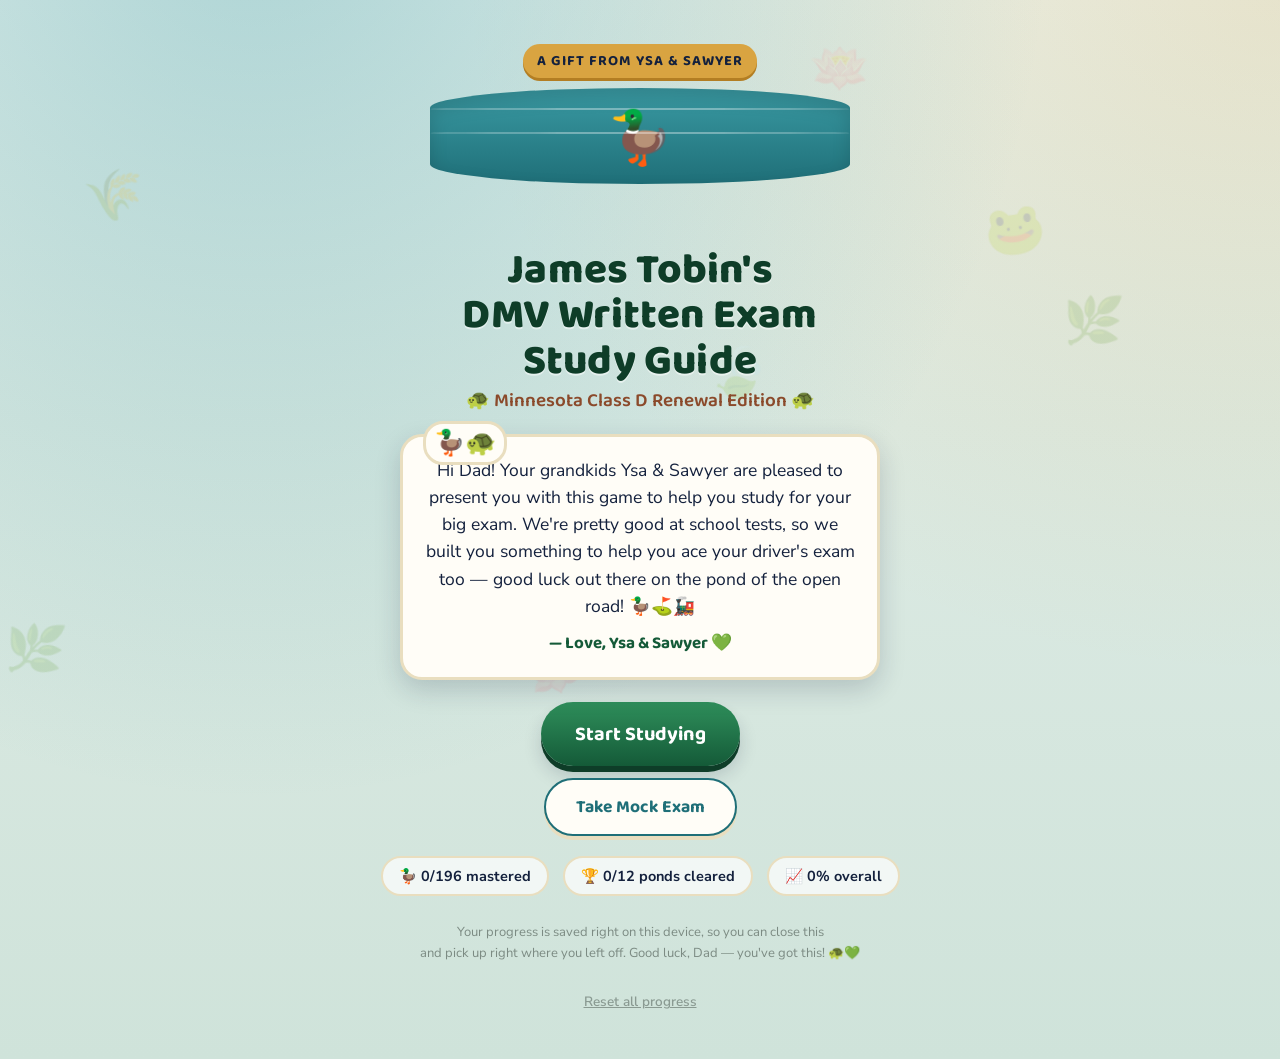
<file: dmv.html>
<!DOCTYPE html>
<html lang="en">
<head>
<meta charset="UTF-8">
<meta name="viewport" content="width=device-width, initial-scale=1.0">
<title>James Tobin's DMV Written Exam Study Guide</title>

<!-- Favicon (browser tab) -->
<link rel="icon" type="image/x-icon" href="favicon.ico">
<link rel="icon" type="image/png" sizes="32x32" href="favicon-32x32.png">
<link rel="icon" type="image/png" sizes="16x16" href="favicon-16x16.png">

<!-- iOS "Add to Home Screen" icon + behavior -->
<link rel="apple-touch-icon" sizes="180x180" href="apple-touch-icon.png">
<meta name="apple-mobile-web-app-capable" content="yes">
<meta name="apple-mobile-web-app-status-bar-style" content="black-translucent">
<meta name="apple-mobile-web-app-title" content="JT DMV Guide">

<!-- Android/other -->
<link rel="icon" type="image/png" sizes="192x192" href="icon-192.png">
<link rel="icon" type="image/png" sizes="512x512" href="icon-512.png">
<link rel="preconnect" href="https://fonts.googleapis.com">
<link rel="preconnect" href="https://fonts.gstatic.com" crossorigin>
<link href="https://fonts.googleapis.com/css2?family=Baloo+2:wght@500;600;700;800&family=Nunito+Sans:ital,opsz,wght@0,6..12,400;0,6..12,600;0,6..12,700;0,6..12,800;1,6..12,600&display=swap" rel="stylesheet">
<style>
/* ============================================================
   TOKENS — Mallard pond palette, jewel tones
   ============================================================ */
:root{
  --mallard-green-dk: #0E3D28;
  --mallard-green: #145A38;
  --mallard-green-lt: #2F8F5B;
  --chestnut: #8B4A2B;
  --chestnut-lt: #B06B45;
  --navy: #14213D;
  --navy-lt: #253460;
  --cream: #F5EEDA;
  --cream-dk: #E9DEBF;
  --gold: #D9A441;
  --gold-lt: #F0C878;
  --pond-teal: #1F6F78;
  --pond-teal-lt: #3A9AA3;
  --white: #FFFDF7;
  --ink: #14213D;
  --good: #2F8F5B;
  --bad: #B03A2E;
  --shadow: rgba(20,33,61,0.18);
  --radius-lg: 22px;
  --radius-md: 14px;
  --radius-sm: 9px;
  --font-display: 'Baloo 2', system-ui, sans-serif;
  --font-body: 'Nunito Sans', system-ui, sans-serif;
}

*{box-sizing:border-box;}
html,body{margin:0;padding:0;}
body{
  font-family: var(--font-body);
  color: var(--ink);
  background:
    radial-gradient(ellipse at 20% -10%, rgba(58,154,163,0.35), transparent 55%),
    radial-gradient(ellipse at 100% 0%, rgba(217,164,65,0.20), transparent 45%),
    linear-gradient(180deg, #EAF3EF 0%, #DCEAE3 40%, #CFE3DA 100%);
  min-height:100vh;
  overflow-x:hidden;
}
h1,h2,h3,.display{font-family:var(--font-display); letter-spacing:0.2px;}
button{font-family:var(--font-body); cursor:pointer;}
.hidden{display:none !important;}

/* Pond ripple / lilypad decorations used across screens */
.pond-decor{position:fixed; inset:0; pointer-events:none; z-index:0; overflow:hidden;}
.pond-decor span{position:absolute; opacity:0.16; font-size:49px; filter: blur(0.2px);}

.app{position:relative; z-index:1; max-width:720px; margin:0 auto; min-height:100vh; padding:18px 16px 40px;}

/* ============================================================
   HOME SCREEN
   ============================================================ */
#screen-home{
  display:flex; flex-direction:column; align-items:center; justify-content:flex-start;
  text-align:center; padding-top:26px; min-height:calc(100vh - 40px);
}
.pond-scene{
  width:100%; max-width:420px; height:150px; position:relative; margin-bottom:6px;
  border-radius: 999px 999px 0 0;
}
.pond-water{
  width:100%; height:96px; margin-top:auto;
  background: linear-gradient(180deg, var(--pond-teal-lt), var(--pond-teal));
  border-radius: 50% / 20px;
  position:relative; overflow:hidden;
  box-shadow: inset 0 8px 18px rgba(0,0,0,0.15);
}
.pond-water::before, .pond-water::after{
  content:""; position:absolute; left:0; right:0; height:2px; background:rgba(255,255,255,0.35);
  border-radius:50%;
}
.pond-water::before{top:20px;}
.pond-water::after{top:44px;}
.duck-swim{
  position:absolute; font-size:52px; top:14px; left:50%;
  transform: translateX(-50%);
  animation: bob 2.6s ease-in-out infinite;
}
@keyframes bob{ 0%,100%{transform:translateX(-50%) translateY(0) rotate(-2deg);} 50%{transform:translateX(-50%) translateY(-6px) rotate(2deg);} }

.badge-title{
  display:inline-block; background: var(--gold); color: var(--navy);
  font-family: var(--font-display); font-weight:700; font-size:14.5px;
  padding:5px 14px; border-radius:999px; letter-spacing:1px; text-transform:uppercase;
  margin-bottom:10px; box-shadow: 0 3px 0 #B37E23;
}
.home-title{
  font-size: clamp(29px, 7.5vw, 42px); color: var(--mallard-green-dk); font-weight:800;
  margin: 4px 0 2px; line-height:1.08;
  text-shadow: 0 2px 0 rgba(255,255,255,0.5);
}
.home-subtitle{
  font-family: var(--font-display); color: var(--chestnut); font-weight:600; font-size:19px; margin:0 0 18px;
}
.note-card{
  background: var(--white); border-radius: var(--radius-lg);
  padding:20px 22px; box-shadow: 0 10px 26px var(--shadow); border: 3px solid var(--cream-dk);
  max-width: 480px; position:relative; margin-bottom: 22px;
}
.note-card::before{
  content:"🦆🐢"; position:absolute; top:-16px; left:20px; font-size:25px; background:var(--white);
  padding:2px 8px; border-radius:20px; border:3px solid var(--cream-dk);
}
.note-signature{font-family:var(--font-display); color:var(--mallard-green); font-weight:700; font-size:17px; margin-top:10px;}
.note-text{font-size:17.5px; line-height:1.55; color:var(--navy);}

.btn-primary{
  background: linear-gradient(180deg, var(--mallard-green-lt), var(--mallard-green));
  color:#fff; border:none; border-radius:999px; padding:16px 34px; font-family:var(--font-display);
  font-weight:700; font-size:20px; box-shadow: 0 6px 0 var(--mallard-green-dk), 0 10px 18px var(--shadow);
  transition: transform 0.08s ease;
}
.btn-primary:active{transform: translateY(4px); box-shadow: 0 2px 0 var(--mallard-green-dk);}
.stat-strip{display:flex; gap:14px; margin-top:20px; flex-wrap:wrap; justify-content:center;}
.stat-pill{
  background: rgba(255,255,255,0.7); border:2px solid var(--cream-dk); border-radius:999px;
  padding:8px 16px; font-size:14.5px; font-weight:700; color:var(--navy);
}

/* ============================================================
   HEADER (shared across category/study screens)
   ============================================================ */
.topbar{display:flex; align-items:center; justify-content:space-between; margin-bottom:14px; gap:10px;}
.topbar .title-block{display:flex; flex-direction:column;}
.topbar h2{margin:0; font-size:22px; color:var(--mallard-green-dk);}
.topbar .sub{font-size:14px; color:var(--chestnut); font-weight:700; font-family:var(--font-display);}
.icon-btn{
  background: var(--white); border:2px solid var(--cream-dk); border-radius:14px; padding:9px 13px;
  font-size:15.5px; font-weight:700; color:var(--navy); box-shadow:0 3px 0 var(--cream-dk);
}
.icon-btn:active{transform:translateY(2px); box-shadow:none;}
.icon-btn-round{
  background: var(--white); border:2px solid var(--cream-dk); border-radius:50%;
  width:46px; height:46px; min-width:46px; display:flex; align-items:center; justify-content:center;
  font-size:21px; font-weight:800; color:var(--navy); box-shadow:0 3px 0 var(--cream-dk); flex:none;
}
.icon-btn-round:active{transform:translateY(2px); box-shadow:none;}
.topbar-study{display:flex; align-items:center; gap:12px; margin-bottom:14px; width:100%;}
.topbar-study .title-block-full{flex:1; min-width:0;}
.topbar-study h2{margin:0; font-size:22px; color:var(--mallard-green-dk); line-height:1.2;}
.topbar-study .sub{font-size:14px; color:var(--chestnut); font-weight:700; font-family:var(--font-display); display:flex; align-items:center; gap:6px; flex-wrap:wrap;}
.topbar-study .sub-sep{opacity:0.5;}
.hide-toggle-bottom{display:flex; justify-content:center; margin-top:26px; padding-bottom:6px;}

/* ============================================================
   CATEGORY SCREEN
   ============================================================ */
.overall-progress{
  background:var(--white); border-radius:var(--radius-md); padding:14px 16px; margin-bottom:16px;
  border:2px solid var(--cream-dk); box-shadow:0 4px 12px var(--shadow);
}
.overall-progress .row{display:flex; justify-content:space-between; align-items:center; margin-bottom:8px;}
.overall-progress .row span:first-child{font-family:var(--font-display); font-weight:700; color:var(--navy); font-size:16px;}
.overall-progress .row span:last-child{font-weight:800; color:var(--mallard-green); font-size:16px;}
.bar-track{height:12px; background:var(--cream-dk); border-radius:999px; overflow:hidden;}
.bar-fill{height:100%; background:linear-gradient(90deg, var(--pond-teal), var(--mallard-green-lt)); border-radius:999px; transition: width 0.5s ease;}

.cat-grid{display:flex; flex-direction:column; gap:12px;}
.cat-card{
  background:var(--white); border-radius:var(--radius-md); padding:14px 16px;
  border:2px solid var(--cream-dk); box-shadow:0 4px 10px var(--shadow);
  display:flex; align-items:center; gap:14px; text-align:left; width:100%;
  transition: transform 0.1s ease, box-shadow 0.1s ease;
  position:relative; overflow:hidden;
}
.cat-card:active{transform:scale(0.98);}
.cat-card.done{
  background: linear-gradient(90deg, #E7F4EC, #F2FAF5);
  border-color: var(--mallard-green-lt);
}
.cat-icon{
  font-size:34px; width:52px; height:52px; min-width:52px; display:flex; align-items:center; justify-content:center;
  background: var(--cream); border-radius:14px; border:2px solid var(--cream-dk);
}
.cat-card.done .cat-icon{background:#DFF3E6; border-color:var(--mallard-green-lt);}
.cat-body{flex:1; min-width:0;}
.cat-name{font-family:var(--font-display); font-weight:700; font-size:17.5px; color:var(--navy); margin-bottom:4px;}
.cat-meta{font-size:13.5px; color:#6b7280; font-weight:700; margin-bottom:6px;}
.cat-bar-track{height:8px; background:var(--cream-dk); border-radius:999px; overflow:hidden;}
.cat-bar-fill{height:100%; border-radius:999px; background: linear-gradient(90deg, var(--gold), var(--chestnut-lt));}
.cat-card.done .cat-bar-fill{background: linear-gradient(90deg, var(--mallard-green-lt), var(--mallard-green));}
.cat-pct{font-family:var(--font-display); font-weight:800; font-size:17px; color:var(--navy); min-width:44px; text-align:right;}
.cat-check{
  position:absolute; top:8px; right:10px; font-size:20px; color:var(--mallard-green);
}

/* ============================================================
   STUDY SCREEN
   ============================================================ */
.hide-toggle{
  display:flex; align-items:center; gap:6px; font-size:12.5px; font-weight:600; color:#8a9a92;
  background:none; border:none; padding:6px;
}
.hide-toggle input{accent-color:#8a9a92; width:13px; height:13px; opacity:0.75;}

.card-stage{position:relative; min-height:400px; perspective:1400px;}
.flashcard{
  background:var(--white); border-radius:var(--radius-lg); padding:26px 22px 22px;
  border:3px solid var(--cream-dk); box-shadow:0 12px 28px var(--shadow);
  position:relative; overflow:hidden;
  transform-origin:bottom right;
  animation: page-flip-in 1.3s linear;
}
@keyframes page-flip-in{
  0%{ transform: rotateX(-82.00deg) rotateY(-58.00deg) translate(12.00%, 12.00%) scale(0.780) skew(-6.00deg,-3.00deg); opacity:0.000; box-shadow: 0 60px 70px rgba(0,0,0,0.45); }
  10%{ transform: rotateX(-59.78deg) rotateY(-42.28deg) translate(8.75%, 8.75%) scale(0.840) skew(-4.37deg,-2.19deg); opacity:0.271; box-shadow: 0 54px 65px rgba(0,0,0,0.42); }
  20%{ transform: rotateX(-41.98deg) rotateY(-29.70deg) translate(6.14%, 6.14%) scale(0.887) skew(-3.07deg,-1.54deg); opacity:0.488; box-shadow: 0 48px 60px rgba(0,0,0,0.39); }
  30%{ transform: rotateX(-28.13deg) rotateY(-19.89deg) translate(4.12%, 4.12%) scale(0.925) skew(-2.06deg,-1.03deg); opacity:0.657; box-shadow: 0 42px 55px rgba(0,0,0,0.36); }
  40%{ transform: rotateX(-17.71deg) rotateY(-12.53deg) translate(2.59%, 2.59%) scale(0.952) skew(-1.30deg,-0.65deg); opacity:0.784; box-shadow: 0 36px 48px rgba(0,0,0,0.33); }
  50%{ transform: rotateX(-10.25deg) rotateY(-7.25deg) translate(1.50%, 1.50%) scale(0.973) skew(-0.75deg,-0.38deg); opacity:0.875; box-shadow: 0 30px 42px rgba(0,0,0,0.30); }
  60%{ transform: rotateX(-5.25deg) rotateY(-3.71deg) translate(0.77%, 0.77%) scale(0.986) skew(-0.38deg,-0.19deg); opacity:0.936; box-shadow: 0 24px 36px rgba(0,0,0,0.27); }
  70%{ transform: rotateX(-2.21deg) rotateY(-1.57deg) translate(0.32%, 0.32%) scale(0.994) skew(-0.16deg,-0.08deg); opacity:0.973; box-shadow: 0 20px 33px rgba(0,0,0,0.24); }
  80%{ transform: rotateX(-0.66deg) rotateY(-0.46deg) translate(0.10%, 0.10%) scale(0.998) skew(-0.05deg,-0.02deg); opacity:0.992; box-shadow: 0 16px 30px rgba(0,0,0,0.20); }
  90%{ transform: rotateX(-0.08deg) rotateY(-0.06deg) translate(0.01%, 0.01%) scale(1.000) skew(-0.01deg,0.00deg); opacity:0.999; box-shadow: 0 14px 29px var(--shadow); }
  100%{ transform: rotateX(0deg) rotateY(0deg) translate(0,0) scale(1) skew(0deg,0deg); opacity:1; box-shadow:0 12px 28px var(--shadow); }
}
.flashcard::before{
  content:""; position:absolute; top:0; left:0; right:0; height:6px;
  background: linear-gradient(90deg, var(--mallard-green), var(--pond-teal), var(--gold), var(--chestnut));
}
.card-cat-chip{
  display:inline-flex; align-items:center; gap:6px; background:var(--cream); border:2px solid var(--cream-dk);
  border-radius:999px; padding:4px 12px; font-size:13px; font-weight:800; color:var(--chestnut);
  font-family:var(--font-display); margin-bottom:14px; text-transform:uppercase; letter-spacing:0.4px;
}
.card-question{font-size:21px; font-weight:700; color:var(--navy); line-height:1.4; margin-bottom:20px;}
.sign-art-wrap{
  display:flex; align-items:center; justify-content:center; background:var(--cream);
  border:2px solid var(--cream-dk); border-radius:var(--radius-md); padding:14px; margin-bottom:16px;
}
.sign-art-wrap svg{width:130px; height:130px; display:block; box-shadow:0 3px 6px rgba(0,0,0,0.18); border-radius:6px;}
.simplified-badge{
  display:inline-block; background:#EFE3F7; color:#6b3fa0; border:2px solid #D9C2EE;
  border-radius:999px; padding:4px 12px; font-size:13px; font-weight:800; font-family:var(--font-display);
  margin-bottom:12px;
}
.options{display:flex; flex-direction:column; gap:10px;}
.option-btn{
  text-align:left; background:var(--cream); border:2.5px solid var(--cream-dk); border-radius:var(--radius-sm);
  padding:13px 16px; font-size:17.5px; font-weight:600; color:var(--navy);
  display:flex; gap:10px; align-items:flex-start; transition: all 0.12s ease;
}
.option-btn .letter{
  font-family:var(--font-display); font-weight:800; color:var(--pond-teal); min-width:22px;
}
.option-btn:active{transform:scale(0.99);}
.option-btn.correct{background:#DCF3E4; border-color:var(--good); color:#1c5f3c;}
.option-btn.wrong{background:#FBE2DE; border-color:var(--bad); color:#7a2318;}
.option-btn:disabled{opacity:0.55; pointer-events:none;}
.option-btn.correct-reveal{background:#DCF3E4; border-color:var(--good); color:#1c5f3c; opacity:1 !important; pointer-events:none;}
.option-btn.dim-other{opacity:0.22 !important; filter:saturate(0.4);}
.option-btn.correct-reveal.spotlight-pulse{
  animation: zoom-pulse 1.5s ease-in-out 2;
  box-shadow: 0 0 0 4px rgba(47,143,91,0.35), 0 0 26px 6px rgba(47,143,91,0.55);
  position:relative; z-index:46;
}
@keyframes zoom-pulse{
  0%{transform:scale(1);}
  50%{transform:scale(1.07); box-shadow:0 0 0 8px rgba(47,143,91,0.22), 0 0 34px 12px rgba(47,143,91,0.7);}
  100%{transform:scale(1);}
}
.card-stage.spot{z-index:45;}
.dim-scrim{
  position:fixed; inset:0; background:rgba(10,22,17,0.62); z-index:40;
  animation: scrim-fade-in 0.25s ease; cursor:pointer;
  display:flex; align-items:flex-end; justify-content:center; padding-bottom:34px;
}
.dim-scrim .tap-hint{
  color:#ffffff; font-family:var(--font-display); font-weight:700; font-size:15px;
  background:rgba(255,255,255,0.24); border:1.5px solid rgba(255,255,255,0.55); border-radius:999px;
  padding:8px 18px; opacity:0; animation: hint-fade-in 0.4s ease 0.5s forwards;
  box-shadow: 0 2px 10px rgba(0,0,0,0.25);
}
@keyframes hint-fade-in{ from{opacity:0; transform:translateY(6px);} to{opacity:1; transform:translateY(0);} }
@keyframes scrim-fade-in{ from{opacity:0;} to{opacity:1;} }
.flashcard.spotlighted{position:relative; z-index:45;}
.card-cat-chip.dim-other, .flashcard.spotlighted .card-cat-chip{opacity:0.5;}

/* Overlay: quick success flash */
.flash-overlay{
  position:absolute; inset:0; background:rgba(47,143,91,0.88); border-radius:var(--radius-lg);
  display:flex; align-items:center; justify-content:center; flex-direction:column; gap:8px;
  color:#fff; font-family:var(--font-display); font-size:49px; font-weight:800;
  animation: pop-flash 0.25s ease; z-index:5;
}
@keyframes pop-flash{ from{opacity:0; transform:scale(0.85);} to{opacity:1; transform:scale(1);} }

.flash-overlay.wrong{background:rgba(176,58,46,0.88);}

/* Celebration overlay (known achieved) */
.celebrate-overlay{
  position:absolute; inset:0; background:rgba(20,90,56,0.92); border-radius:var(--radius-lg);
  display:flex; align-items:center; justify-content:center; flex-direction:column; gap:10px;
  color:#fff; z-index:6; text-align:center;
}
.celebrate-emoji{font-size:72px; display:inline-block;}
.celebrate-text{font-family:var(--font-display); font-weight:800; font-size:22px;}
@keyframes anim-bounce{ 0%,100%{transform:translateY(0) scale(1);} 50%{transform:translateY(-18px) scale(1.15);} }
@keyframes anim-spin{ from{transform:rotate(0deg);} to{transform:rotate(360deg);} }
@keyframes anim-wiggle{ 0%,100%{transform:rotate(-14deg);} 50%{transform:rotate(14deg);} }
@keyframes anim-orbit{ from{transform:rotate(0deg) translateX(30px) rotate(0deg);} to{transform:rotate(360deg) translateX(30px) rotate(-360deg);} }
@keyframes anim-pulse{ 0%,100%{transform:scale(1);} 50%{transform:scale(1.4);} }
@keyframes anim-hop{ 0%,100%{transform:translateY(0);} 30%{transform:translateY(-24px);} 60%{transform:translateY(0);} 80%{transform:translateY(-8px);} }
@keyframes anim-shimmy{ 0%,100%{transform:translateX(0) rotate(0);} 25%{transform:translateX(-10px) rotate(-8deg);} 75%{transform:translateX(10px) rotate(8deg);} }
@keyframes anim-flip{ from{transform:rotateY(0);} to{transform:rotateY(360deg);} }
@keyframes anim-swing{ 0%,100%{transform:rotate(-20deg) translateY(0);} 50%{transform:rotate(20deg) translateY(-10px);} }
@keyframes anim-zoom{ 0%{transform:scale(0.4); opacity:0.4;} 60%{transform:scale(1.3); opacity:1;} 100%{transform:scale(1);} }
@keyframes anim-figure8{ 0%{transform:translate(0,0);} 25%{transform:translate(20px,-14px);} 50%{transform:translate(0,0);} 75%{transform:translate(-20px,14px);} 100%{transform:translate(0,0);} }
@keyframes anim-twirl-hop{ 0%{transform:translateY(0) rotate(0);} 50%{transform:translateY(-16px) rotate(180deg);} 100%{transform:translateY(0) rotate(360deg);} }

/* Party overlay: category complete */
.party-overlay{
  position:fixed; inset:0; background:rgba(14,61,40,0.94); z-index:50;
  display:flex; align-items:center; justify-content:center; flex-direction:column; gap:16px; text-align:center;
  padding:30px;
}
.party-emoji-field{position:absolute; inset:0; overflow:hidden; pointer-events:none;}
.party-emoji-field span{position:absolute; font-size:34px; animation: fall linear forwards;}
@keyframes fall{ from{transform:translateY(-10vh) rotate(0deg); opacity:1;} to{transform:translateY(110vh) rotate(340deg); opacity:0.9;} }
.party-card{
  background:var(--white); border-radius:var(--radius-lg); padding:30px 26px; max-width:400px;
  box-shadow:0 20px 50px rgba(0,0,0,0.4); position:relative; z-index:2; border:4px solid var(--gold);
}
.party-title{font-family:var(--font-display); font-size:27px; font-weight:800; color:var(--mallard-green-dk); margin-bottom:6px;}
.party-sub{font-size:16px; color:var(--chestnut); font-weight:700; margin-bottom:18px;}

/* Modal (confirm) */
.modal-backdrop{
  position:fixed; inset:0; background:rgba(20,33,61,0.55); z-index:60;
  display:flex; align-items:center; justify-content:center; padding:24px;
}
.modal-box{
  background:var(--white); border-radius:var(--radius-lg); padding:22px; max-width:340px; width:100%;
  box-shadow:0 20px 40px rgba(0,0,0,0.3); text-align:center; border:3px solid var(--cream-dk);
}
.modal-box h3{margin:6px 0 8px; color:var(--navy); font-size:20px;}
.modal-box p{font-size:15.5px; color:#555; margin-bottom:18px; line-height:1.5;}
.modal-actions{display:flex; gap:10px;}
.modal-actions button{flex:1; padding:11px; border-radius:999px; font-weight:700; border:2px solid var(--cream-dk);}
.btn-confirm{background:var(--mallard-green); color:#fff; border-color:var(--mallard-green-dk) !important;}
.btn-cancel{background:var(--white); color:var(--navy);}

.footer-note{text-align:center; font-size:13px; color:#7c8b83; margin-top:26px; line-height:1.6;}

.btn-secondary{
  background: var(--white); color: var(--pond-teal); border:2.5px solid var(--pond-teal);
  border-radius:999px; padding:13px 30px; font-family:var(--font-display); font-weight:700; font-size:17.5px;
  box-shadow: 0 4px 0 var(--cream-dk);
}
.btn-secondary:active{transform:translateY(3px); box-shadow:none;}
.reset-link{
  background:none; border:none; color:#8a9a92; font-size:13.5px; text-decoration:underline;
  margin-top:8px; padding:8px; font-family: var(--font-body); font-weight:600;
}

/* ============================================================
   MOCK EXAM
   ============================================================ */
.exam-intro-card{
  background:var(--white); border-radius:var(--radius-lg); padding:22px; border:3px solid var(--cream-dk);
  box-shadow:0 10px 26px var(--shadow); text-align:left; margin-bottom:18px;
}
.exam-intro-card h3{margin:0 0 10px; color:var(--mallard-green-dk); font-size:21px;}
.exam-intro-card ul{margin:0; padding-left:20px; font-size:16px; line-height:1.8; color:var(--navy);}
.exam-progress-line{
  font-family:var(--font-display); font-weight:700; color:var(--chestnut); font-size:15px; margin-bottom:12px;
  display:flex; justify-content:space-between; align-items:center;
}
.exam-bar-track{height:10px; background:var(--cream-dk); border-radius:999px; overflow:hidden; margin-bottom:16px;}
.exam-bar-fill{height:100%; background:linear-gradient(90deg, var(--gold), var(--mallard-green-lt)); border-radius:999px; transition:width 0.3s ease;}
.option-btn.selected{background:#DDEEF0; border-color:var(--pond-teal); color:var(--navy);}
.exam-nav{display:flex; gap:10px; margin-top:18px;}
.exam-nav button{flex:1;}
.btn-disabled{opacity:0.45; pointer-events:none;}

.score-ring-wrap{display:flex; flex-direction:column; align-items:center; margin: 6px 0 16px;}
.score-pct{font-family:var(--font-display); font-weight:800; font-size:58px; color:var(--mallard-green-dk);}
.score-frac{font-size:15.5px; color:var(--chestnut); font-weight:700;}
.pass-banner{
  border-radius:999px; padding:9px 20px; font-family:var(--font-display); font-weight:800; font-size:17px;
  margin: 6px 0 18px; display:inline-block;
}
.pass-banner.pass{background:#DCF3E4; color:#1c5f3c; border:2px solid var(--mallard-green-lt);}
.pass-banner.fail{background:#FBE2DE; color:#7a2318; border:2px solid var(--bad);}

.review-item{
  background:var(--white); border:2px solid var(--cream-dk); border-radius:var(--radius-md);
  padding:14px 16px; margin-bottom:10px; text-align:left;
}
.review-q{font-weight:700; color:var(--navy); font-size:16px; margin-bottom:8px;}
.review-answer-row{font-size:15px; padding:7px 10px; border-radius:8px; margin-bottom:5px; font-weight:600;}
.review-answer-row.correct{background:#DCF3E4; color:#1c5f3c;}
.review-answer-row.wrong{background:#FBE2DE; color:#7a2318;}
.review-tag{font-size:12.5px; font-weight:800; text-transform:uppercase; margin-right:6px; opacity:0.75;}

/* Reset confirm modal reuses .modal-box styles */

/* ============================================================
   TOBIN STORYTELLING (gentle break every 15 cards)
   ============================================================ */
.story-overlay{
  position:fixed; inset:0; background:
    radial-gradient(ellipse at 30% 0%, rgba(58,154,163,0.30), transparent 55%),
    linear-gradient(180deg, #F7F2E1, #E9DEBF);
  z-index:55; display:flex; align-items:center; justify-content:center; padding:22px;
  animation: scrim-fade-in 0.35s ease;
}
.story-card{
  background:var(--white); border-radius:var(--radius-lg); padding:26px 24px; max-width:440px; width:100%;
  box-shadow:0 20px 50px rgba(0,0,0,0.25); border:4px solid var(--gold); text-align:center;
  max-height:82vh; overflow-y:auto;
}
.story-badge{
  display:inline-block; background:var(--pond-teal); color:#fff; font-family:var(--font-display); font-weight:700;
  font-size:14px; padding:5px 14px; border-radius:999px; letter-spacing:0.4px; text-transform:uppercase; margin-bottom:12px;
}
.story-title{font-family:var(--font-display); font-weight:800; font-size:24px; color:var(--mallard-green-dk); margin-bottom:4px;}
.story-subtitle{font-size:14.5px; color:var(--chestnut); font-weight:700; margin-bottom:16px;}
.story-body{
  text-align:left; background:var(--cream); border-radius:var(--radius-md); padding:16px 18px; margin-bottom:20px;
  font-size:17px; line-height:1.7; color:var(--navy); white-space:pre-line; border:2px dashed var(--cream-dk);
}


@media (max-width:380px){
  .card-question{font-size:19px;}
  .option-btn{font-size:16px; padding:11px 13px;}
}
</style>
</head>
<body>

<div class="pond-decor" id="pondDecor"></div>

<div class="app">

  <!-- ============ HOME SCREEN ============ -->
  <section id="screen-home">
    <div class="badge-title">A Gift From Ysa &amp; Sawyer</div>
    <div class="pond-scene">
      <div class="pond-water">
        <div class="duck-swim">🦆</div>
      </div>
    </div>
    <h1 class="home-title">James Tobin's<br>DMV Written Exam<br>Study Guide</h1>
    <p class="home-subtitle">🐢 Minnesota Class D Renewal Edition 🐢</p>

    <div class="note-card">
      <div class="note-text">
        Hi Dad! Your grandkids Ysa &amp; Sawyer are pleased to present you with this game to help you study for your big exam. We're pretty good at school tests, so we built you something to help you ace your driver's exam too — good luck out there on the pond of the open road! 🦆⛳️🚂
      </div>
      <div class="note-signature">— Love, Ysa &amp; Sawyer 💚</div>
    </div>

    <button class="btn-primary" id="btnStart">Start Studying</button>
    <div style="height:12px;"></div>
    <button class="btn-secondary" id="btnMockExam">Take Mock Exam</button>

    <div class="stat-strip" id="homeStats"></div>

    <p class="footer-note">Your progress is saved right on this device, so you can close this<br>and pick up right where you left off. Good luck, Dad — you've got this! 🐢💚</p>

    <button class="reset-link" id="btnResetGame">Reset all progress</button>
  </section>

  <!-- ============ MOCK EXAM: INTRO ============ -->
  <section id="screen-exam-intro" class="hidden">
    <div class="topbar">
      <div class="title-block">
        <h2>Mock Exam 📝</h2>
        <div class="sub">Just like test day at DVS</div>
      </div>
      <button class="icon-btn" id="btnExamIntroHome">🏠 Home</button>
    </div>
    <div class="exam-intro-card">
      <h3>How this works 🦆</h3>
      <ul>
        <li><strong>40 questions</strong>, randomly pulled from all 12 ponds — just like the real Minnesota Class D knowledge test.</li>
        <li>No answer feedback until the very end, same as the real exam.</li>
        <li><strong>80% (32 of 40)</strong> is passing.</li>
        <li>At the end you'll see your score, plus every question with the correct answer in green and any miss in red — so you know exactly what to review.</li>
      </ul>
    </div>
    <button class="btn-primary" id="btnBeginExam" style="width:100%;">Start Mock Exam</button>
  </section>

  <!-- ============ MOCK EXAM: IN PROGRESS ============ -->
  <section id="screen-exam" class="hidden">
    <div class="topbar">
      <div class="title-block">
        <h2>Mock Exam</h2>
        <div class="sub">📝 Minnesota Class D</div>
      </div>
      <button class="icon-btn" id="btnExamExit">✕ Exit</button>
    </div>
    <div class="exam-progress-line">
      <span id="examProgressText">Question 1 of 40</span>
      <span id="examAnsweredText">0 answered</span>
    </div>
    <div class="exam-bar-track"><div class="exam-bar-fill" id="examBarFill" style="width:0%"></div></div>

    <div class="card-stage" id="examStage">
      <div class="flashcard" id="examCard">
        <div class="card-cat-chip" id="examCatChip">Category</div>
        <div class="card-question" id="examQuestion">Loading...</div>
        <div class="options" id="examOptions"></div>
      </div>
    </div>
    <div class="exam-nav">
      <button class="btn-secondary" id="btnExamPrev" style="flex:0.6;">◀ Back</button>
      <button class="btn-primary" id="btnExamNext" style="flex:1;">Next ▶</button>
    </div>
  </section>

  <!-- ============ MOCK EXAM: RESULTS ============ -->
  <section id="screen-exam-results" class="hidden">
    <div class="topbar">
      <div class="title-block">
        <h2>Your Results 📊</h2>
        <div class="sub">Mock Exam Review</div>
      </div>
      <button class="icon-btn" id="btnResultsHome">🏠 Home</button>
    </div>

    <div class="score-ring-wrap">
      <div class="score-pct" id="resultPct">0%</div>
      <div class="score-frac" id="resultFrac">0 of 40 correct</div>
      <div class="pass-banner" id="resultBanner">Result</div>
    </div>

    <button class="btn-primary" id="btnRetakeExam" style="width:100%; margin-bottom:10px;">Take Another Mock Exam</button>
    <button class="btn-secondary" id="btnResultsCategories" style="width:100%; margin-bottom:20px;">Study Weak Spots by Category</button>

    <h3 style="color:var(--mallard-green-dk); margin-bottom:10px;">Question Review</h3>
    <div id="reviewList"></div>
  </section>

  <!-- ============ CATEGORY SCREEN ============ -->
  <section id="screen-categories" class="hidden">
    <div class="topbar">
      <div class="title-block">
        <h2>Pick a Pond to Study 🌊</h2>
        <div class="sub">Tap a category to start</div>
      </div>
      <button class="icon-btn" id="btnHome">🏠 Home</button>
    </div>

    <div class="overall-progress">
      <div class="row"><span>🦆 Overall Mastery</span><span id="overallPctText">0%</span></div>
      <div class="bar-track"><div class="bar-fill" id="overallBarFill" style="width:0%"></div></div>
    </div>

    <div class="cat-grid" id="catGrid"></div>
  </section>

  <!-- ============ STUDY SCREEN ============ -->
  <section id="screen-study" class="hidden">
    <div class="topbar-study">
      <button class="icon-btn-round" id="btnBackToCats" aria-label="Back to categories">←</button>
      <div class="title-block-full">
        <h2 id="studyCatName">Category</h2>
        <div class="sub">
          <span id="studyCatIcon">🚦</span>
          <span class="sub-sep">·</span>
          <span id="studyProgressText">0% Complete (0/0)</span>
        </div>
      </div>
    </div>

    <div class="card-stage" id="cardStage">
      <div class="flashcard" id="flashcard">
        <div class="card-question" id="cardQuestion">Loading...</div>
        <div class="options" id="cardOptions"></div>
      </div>
    </div>

    <div class="hide-toggle-bottom">
      <label class="hide-toggle">
        <input type="checkbox" id="chkHideKnown" checked>
        Hide known cards
      </label>
    </div>
  </section>

</div>

<!-- Confirm modal for "show all cards" -->
<div class="modal-backdrop hidden" id="confirmModal">
  <div class="modal-box">
    <h3>Show all cards again? 🦆</h3>
    <p>This will bring back cards you've already mastered, mixed in with the ones you're still learning. You can hide them again anytime.</p>
    <div class="modal-actions">
      <button class="btn-cancel" id="btnCancelShowAll">Cancel</button>
      <button class="btn-confirm" id="btnConfirmShowAll">Show All Cards</button>
    </div>
  </div>
</div>

<!-- Party overlay for 100% category -->
<div class="party-overlay hidden" id="partyOverlay">
  <div class="party-emoji-field" id="partyEmojiField"></div>
  <div class="party-card">
    <div class="party-title">Category Mastered! 🎉</div>
    <div class="party-sub" id="partyCatName">You know this pond cold, Dad!</div>
    <button class="btn-primary" id="btnPartyContinue">Continue</button>
  </div>
</div>

<!-- Party overlay for passing the mock exam -->
<div class="party-overlay hidden" id="examPartyOverlay">
  <div class="party-emoji-field" id="examPartyEmojiField"></div>
  <div class="party-card">
    <div class="party-title">You Passed! 🎉🚗</div>
    <div class="party-sub" id="examPartySub">Way to go, Dad — you're ready for the real thing!</div>
    <button class="btn-primary" id="btnExamPartyContinue">See Full Results</button>
  </div>
</div>

<!-- Reset confirmation modal -->
<div class="modal-backdrop hidden" id="resetModal">
  <div class="modal-box">
    <h3>Reset all progress? 🦆</h3>
    <p>This wipes every card's saved progress and mastery on this device — it can't be undone. Dad's DVS exam knowledge stays right where it is, though. 😉</p>
    <div class="modal-actions">
      <button class="btn-cancel" id="btnCancelReset">Cancel</button>
      <button class="btn-confirm" id="btnConfirmReset" style="background:var(--bad); border-color:#7a2318 !important;">Reset Progress</button>
    </div>
  </div>
</div>

<!-- Tobin Storytelling: gentle study break every 15 cards -->
<div class="story-overlay hidden" id="storyOverlay">
  <div class="story-card">
    <div class="story-badge">Study Break</div>
    <div class="story-title" id="storyTitle">Tobin Storytelling 📖</div>
    <div class="story-subtitle">A little something from the kids</div>
    <div class="story-body" id="storyBody">Placeholder text.</div>
    <button class="btn-primary" id="btnStoryContinue" style="width:100%;">Continue Studying</button>
  </div>
</div>

<script>
const SIGN_ART = {"stop": {"name": "Stop sign", "svg": "<polygon points=\"30,4 70,4 96,30 96,70 70,96 30,96 4,70 4,30\" fill=\"#C8102E\" stroke=\"#FFFFFF\" stroke-width=\"3\"/>\n    <text x=\"50\" y=\"60\" font-family=\"Arial, sans-serif\" font-weight=\"800\" font-size=\"24\" fill=\"#FFFFFF\" text-anchor=\"middle\">STOP</text>"}, "yield": {"name": "Yield sign", "svg": "<polygon points=\"50,8 95,92 5,92\" fill=\"#FFFFFF\" stroke=\"#C8102E\" stroke-width=\"9\"/>"}, "doNotEnter": {"name": "Do Not Enter sign", "svg": "<rect x=\"4\" y=\"4\" width=\"92\" height=\"92\" fill=\"#C8102E\" stroke=\"#FFFFFF\" stroke-width=\"3\"/>\n    <rect x=\"16\" y=\"42\" width=\"68\" height=\"16\" fill=\"#FFFFFF\"/>"}, "wrongWay": {"name": "Wrong Way sign", "svg": "<rect x=\"4\" y=\"30\" width=\"92\" height=\"40\" fill=\"#C8102E\" stroke=\"#FFFFFF\" stroke-width=\"3\"/>\n    <text x=\"50\" y=\"52\" font-family=\"Arial, sans-serif\" font-weight=\"800\" font-size=\"12\" fill=\"#FFFFFF\" text-anchor=\"middle\">WRONG</text>\n    <text x=\"50\" y=\"65\" font-family=\"Arial, sans-serif\" font-weight=\"800\" font-size=\"12\" fill=\"#FFFFFF\" text-anchor=\"middle\">WAY</text>"}, "noLeftTurn": {"name": "No Left Turn sign", "svg": "<circle cx=\"50\" cy=\"50\" r=\"46\" fill=\"#FFFFFF\" stroke=\"#1A1A1A\" stroke-width=\"3\"/>\n    <path d=\"M72 78 L72 50 Q72 40 62 40 L44 40 L44 50 L60 50 Q62 50 62 52 L62 78 Z\" fill=\"#1A1A1A\"/>\n    <polygon points=\"46,32 28,40 46,48\" fill=\"#1A1A1A\"/>\n    <circle cx=\"50\" cy=\"50\" r=\"44\" fill=\"none\" stroke=\"#C8102E\" stroke-width=\"7\"/>\n    <line x1=\"12\" y1=\"88\" x2=\"88\" y2=\"12\" stroke=\"#C8102E\" stroke-width=\"7\"/>"}, "noUTurn": {"name": "No U-Turn sign", "svg": "<circle cx=\"50\" cy=\"50\" r=\"46\" fill=\"#FFFFFF\" stroke=\"#1A1A1A\" stroke-width=\"3\"/>\n    <path d=\"M33 80\n             L33 40\n             Q33 20 52 20\n             Q71 20 71 40\n             L71 58\n             L60 58\n             L60 40\n             Q60 31 52 31\n             Q44 31 44 40\n             L44 80\n             Z\" fill=\"#1A1A1A\"/>\n    <polygon points=\"49,80 75,80 62,96\" fill=\"#1A1A1A\"/>\n    <circle cx=\"50\" cy=\"50\" r=\"44\" fill=\"none\" stroke=\"#C8102E\" stroke-width=\"7\"/>\n    <line x1=\"12\" y1=\"88\" x2=\"88\" y2=\"12\" stroke=\"#C8102E\" stroke-width=\"7\"/>"}, "noParking": {"name": "No Parking sign", "svg": "<rect x=\"10\" y=\"14\" width=\"80\" height=\"72\" fill=\"#FFFFFF\" stroke=\"#1A1A1A\" stroke-width=\"3\"/>\n    <text x=\"50\" y=\"48\" font-family=\"Arial, sans-serif\" font-weight=\"800\" font-size=\"19\" fill=\"#1A1A1A\" text-anchor=\"middle\">NO</text>\n    <text x=\"50\" y=\"72\" font-family=\"Arial, sans-serif\" font-weight=\"800\" font-size=\"19\" fill=\"#1A1A1A\" text-anchor=\"middle\">PARKING</text>"}, "speedLimit": {"name": "Speed Limit sign", "svg": "<rect x=\"14\" y=\"4\" width=\"72\" height=\"92\" rx=\"4\" fill=\"#FFFFFF\" stroke=\"#1A1A1A\" stroke-width=\"3\"/>\n    <text x=\"50\" y=\"26\" font-family=\"Arial, sans-serif\" font-weight=\"700\" font-size=\"12\" fill=\"#1A1A1A\" text-anchor=\"middle\">SPEED</text>\n    <text x=\"50\" y=\"42\" font-family=\"Arial, sans-serif\" font-weight=\"700\" font-size=\"12\" fill=\"#1A1A1A\" text-anchor=\"middle\">LIMIT</text>\n    <text x=\"50\" y=\"80\" font-family=\"Arial, sans-serif\" font-weight=\"800\" font-size=\"34\" fill=\"#1A1A1A\" text-anchor=\"middle\">55</text>"}, "doNotPass": {"name": "Do Not Pass sign", "svg": "<rect x=\"6\" y=\"14\" width=\"88\" height=\"72\" rx=\"4\" fill=\"#FFFFFF\" stroke=\"#1A1A1A\" stroke-width=\"3\"/>\n    <g fill=\"#1A1A1A\">\n      <rect x=\"16\" y=\"30\" width=\"22\" height=\"34\" rx=\"6\"/>\n      <rect x=\"20\" y=\"26\" width=\"14\" height=\"10\" rx=\"3\"/>\n      <circle cx=\"20\" cy=\"34\" r=\"3\"/><circle cx=\"34\" cy=\"34\" r=\"3\"/>\n      <circle cx=\"20\" cy=\"60\" r=\"3\"/><circle cx=\"34\" cy=\"60\" r=\"3\"/>\n    </g>\n    <g fill=\"#1A1A1A\">\n      <rect x=\"52\" y=\"46\" width=\"22\" height=\"34\" rx=\"6\"/>\n      <rect x=\"56\" y=\"42\" width=\"14\" height=\"10\" rx=\"3\"/>\n      <circle cx=\"56\" cy=\"50\" r=\"3\"/><circle cx=\"70\" cy=\"50\" r=\"3\"/>\n      <circle cx=\"56\" cy=\"76\" r=\"3\"/><circle cx=\"70\" cy=\"76\" r=\"3\"/>\n    </g>\n    <circle cx=\"50\" cy=\"50\" r=\"42\" fill=\"none\" stroke=\"#C8102E\" stroke-width=\"6\"/>\n    <line x1=\"14\" y1=\"82\" x2=\"86\" y2=\"18\" stroke=\"#C8102E\" stroke-width=\"6\"/>"}, "oneWay": {"name": "One Way sign", "svg": "<rect x=\"4\" y=\"30\" width=\"92\" height=\"40\" fill=\"#1A1A1A\"/>\n    <polygon points=\"70,50 45,35 45,45 20,45 20,55 45,55 45,65\" fill=\"#FFFFFF\"/>\n    <text x=\"35\" y=\"90\" font-family=\"Arial, sans-serif\" font-weight=\"800\" font-size=\"14\" fill=\"#1A1A1A\" text-anchor=\"middle\">ONE WAY</text>"}, "railroadCrossbuck": {"name": "Railroad crossbuck sign", "svg": "<rect x=\"46\" y=\"2\" width=\"8\" height=\"96\" rx=\"2\" fill=\"#FFFFFF\" stroke=\"#1A1A1A\" stroke-width=\"2.5\" transform=\"rotate(35 50 50)\"/>\n    <rect x=\"46\" y=\"2\" width=\"8\" height=\"96\" rx=\"2\" fill=\"#FFFFFF\" stroke=\"#1A1A1A\" stroke-width=\"2.5\" transform=\"rotate(-35 50 50)\"/>\n    <circle cx=\"50\" cy=\"50\" r=\"6\" fill=\"#FFFFFF\" stroke=\"#1A1A1A\" stroke-width=\"2.5\"/>"}, "railroadAdvanceWarning": {"name": "Round railroad advance-warning sign", "svg": "<circle cx=\"50\" cy=\"50\" r=\"46\" fill=\"#F5C518\" stroke=\"#1A1A1A\" stroke-width=\"3\"/>\n    <line x1=\"30\" y1=\"30\" x2=\"70\" y2=\"70\" stroke=\"#1A1A1A\" stroke-width=\"7\"/>\n    <line x1=\"70\" y1=\"30\" x2=\"30\" y2=\"70\" stroke=\"#1A1A1A\" stroke-width=\"7\"/>\n    <text x=\"24\" y=\"54\" font-family=\"Arial, sans-serif\" font-weight=\"800\" font-size=\"18\" fill=\"#1A1A1A\" text-anchor=\"middle\">R</text>\n    <text x=\"76\" y=\"54\" font-family=\"Arial, sans-serif\" font-weight=\"800\" font-size=\"18\" fill=\"#1A1A1A\" text-anchor=\"middle\">R</text>"}, "schoolZone": {"name": "School zone sign", "svg": "<polygon points=\"50,4 92,38 92,96 8,96 8,38\" fill=\"#C6E21E\" stroke=\"#1A1A1A\" stroke-width=\"3\"/>\n    <circle cx=\"38\" cy=\"55\" r=\"6\" fill=\"#1A1A1A\"/>\n    <rect x=\"33\" y=\"61\" width=\"10\" height=\"18\" fill=\"#1A1A1A\"/>\n    <circle cx=\"60\" cy=\"52\" r=\"6\" fill=\"#1A1A1A\"/>\n    <rect x=\"55\" y=\"58\" width=\"10\" height=\"21\" fill=\"#1A1A1A\"/>\n    <text x=\"50\" y=\"90\" font-family=\"Arial, sans-serif\" font-weight=\"800\" font-size=\"12\" fill=\"#1A1A1A\" text-anchor=\"middle\">SCHOOL</text>"}, "pedestrianCrossing": {"name": "Pedestrian crossing sign", "svg": "<polygon points=\"50,4 96,50 50,96 4,50\" fill=\"#C6E21E\" stroke=\"#1A1A1A\" stroke-width=\"3\"/>\n    <circle cx=\"50\" cy=\"34\" r=\"7\" fill=\"#1A1A1A\"/>\n    <rect x=\"45\" y=\"43\" width=\"10\" height=\"22\" rx=\"4\" fill=\"#1A1A1A\"/>\n    <rect x=\"33\" y=\"46\" width=\"16\" height=\"7\" rx=\"3.5\" fill=\"#1A1A1A\" transform=\"rotate(-18 41 50)\"/>\n    <rect x=\"51\" y=\"46\" width=\"16\" height=\"7\" rx=\"3.5\" fill=\"#1A1A1A\" transform=\"rotate(18 59 50)\"/>\n    <rect x=\"38\" y=\"63\" width=\"7\" height=\"18\" rx=\"3.5\" fill=\"#1A1A1A\" transform=\"rotate(-14 41 72)\"/>\n    <rect x=\"55\" y=\"63\" width=\"7\" height=\"18\" rx=\"3.5\" fill=\"#1A1A1A\" transform=\"rotate(14 59 72)\"/>"}, "noPassingZone": {"name": "No Passing Zone pennant sign", "svg": "<polygon points=\"4,20 96,50 4,80\" fill=\"#F5C518\" stroke=\"#1A1A1A\" stroke-width=\"3\"/>\n    <text x=\"32\" y=\"47\" font-family=\"Arial, sans-serif\" font-weight=\"800\" font-size=\"10\" fill=\"#1A1A1A\" text-anchor=\"middle\">DO NOT</text>\n    <text x=\"32\" y=\"59\" font-family=\"Arial, sans-serif\" font-weight=\"800\" font-size=\"10\" fill=\"#1A1A1A\" text-anchor=\"middle\">PASS</text>"}, "slowMovingVehicle": {"name": "Slow-Moving Vehicle emblem", "svg": "<polygon points=\"50,6 92,90 8,90\" fill=\"#F58220\" stroke=\"#C8102E\" stroke-width=\"7\"/>"}, "crossroad": {"name": "Crossroad warning sign", "svg": "<polygon points=\"50,4 96,50 50,96 4,50\" fill=\"#F5C518\" stroke=\"#1A1A1A\" stroke-width=\"3\"/>\n    <line x1=\"50\" y1=\"25\" x2=\"50\" y2=\"75\" stroke=\"#1A1A1A\" stroke-width=\"7\"/>\n    <line x1=\"25\" y1=\"50\" x2=\"75\" y2=\"50\" stroke=\"#1A1A1A\" stroke-width=\"7\"/>"}, "tIntersection": {"name": "T-intersection warning sign", "svg": "<polygon points=\"50,4 96,50 50,96 4,50\" fill=\"#F5C518\" stroke=\"#1A1A1A\" stroke-width=\"3\"/>\n    <line x1=\"50\" y1=\"25\" x2=\"50\" y2=\"65\" stroke=\"#1A1A1A\" stroke-width=\"7\"/>\n    <line x1=\"25\" y1=\"65\" x2=\"75\" y2=\"65\" stroke=\"#1A1A1A\" stroke-width=\"7\"/>"}, "curve": {"name": "Curve warning sign", "svg": "<polygon points=\"50,4 96,50 50,96 4,50\" fill=\"#F5C518\" stroke=\"#1A1A1A\" stroke-width=\"3\"/>\n    <path d=\"M28 78 L28 50 Q28 40 38 40 L60 40 L60 50 L40 50 Q38 50 38 52 L38 78 Z\" fill=\"#1A1A1A\"/>\n    <polygon points=\"58,32 76,40 58,48\" fill=\"#1A1A1A\"/>"}, "roundaboutWarning": {"name": "Roundabout warning sign", "svg": "<polygon points=\"50,4 96,50 50,96 4,50\" fill=\"#F5C518\" stroke=\"#1A1A1A\" stroke-width=\"3\"/><circle cx=\"50\" cy=\"50\" r=\"23\" fill=\"none\" stroke=\"black\" stroke-width=\"6\" stroke-linecap=\"round\" stroke-dasharray=\"28 21\" transform=\"rotate(-8 50 50)\"/><g transform=\"rotate(0 50 50)\"><polygon points=\"70,42 70,58 82,50\" fill=\"black\"/></g><g transform=\"rotate(120 50 50)\"><polygon points=\"70,42 70,58 82,50\" fill=\"black\"/></g><g transform=\"rotate(240 50 50)\"><polygon points=\"70,42 70,58 82,50\" fill=\"black\"/></g>"}, "slipperyRoad": {"name": "Slippery Road warning sign", "svg": "<polygon points=\"50,4 96,50 50,96 4,50\" fill=\"#F5C518\" stroke=\"#1A1A1A\" stroke-width=\"3\"/>\n    <path d=\"M18 42 C 22 32, 30 32, 34 40 C 38 48, 46 48, 50 40 C 54 32, 62 32, 66 40 C 70 48, 78 48, 82 40\n             L 82 46 C 78 54, 70 54, 66 46 C 62 38, 54 38, 50 46 C 46 54, 38 54, 34 46 C 30 38, 22 38, 18 48 Z\"\n          fill=\"#1A1A1A\"/>\n    <polygon points=\"25,58 75,58 68,72 32,72\" fill=\"#1A1A1A\"/>"}, "trafficSignalAhead": {"name": "Traffic Signal Ahead warning sign", "svg": "<polygon points=\"50,4 96,50 50,96 4,50\" fill=\"#F5C518\" stroke=\"#1A1A1A\" stroke-width=\"3\"/>\n    <rect x=\"42\" y=\"28\" width=\"16\" height=\"44\" rx=\"4\" fill=\"#1A1A1A\"/>\n    <circle cx=\"50\" cy=\"37\" r=\"4.5\" fill=\"#C8102E\"/>\n    <circle cx=\"50\" cy=\"50\" r=\"4.5\" fill=\"#F5C518\"/>\n    <circle cx=\"50\" cy=\"63\" r=\"4.5\" fill=\"#0B6E3A\"/>"}, "laneEnds": {"name": "Lane Ends (merge) warning sign", "svg": "<polygon points=\"50,4 96,50 50,96 4,50\" fill=\"#F5C518\" stroke=\"#1A1A1A\" stroke-width=\"3\"/>\n    <rect x=\"18\" y=\"46\" width=\"52\" height=\"8\" fill=\"#1A1A1A\"/>\n    <rect x=\"18\" y=\"26\" width=\"46\" height=\"8\" rx=\"2\" fill=\"#1A1A1A\" transform=\"rotate(24 41 30)\"/>\n    <polygon points=\"68,38 86,50 68,62\" fill=\"#1A1A1A\"/>"}, "deerCrossing": {"name": "Deer Crossing warning sign", "svg": "<polygon points=\"50,4 96,50 50,96 4,50\" fill=\"#F5C518\" stroke=\"#1A1A1A\" stroke-width=\"3\"/>\n    <g fill=\"#1A1A1A\">\n      <ellipse cx=\"46\" cy=\"52\" rx=\"17\" ry=\"8.5\" transform=\"rotate(-12 46 52)\"/>\n      <path d=\"M58 44 L70 34 L67 40 L60 48 Z\"/>\n      <circle cx=\"70\" cy=\"32\" r=\"6\"/>\n      <path d=\"M67 27 C 65 20, 68 15, 73 14 C 70 19, 70 23, 71 27 Z\"/>\n      <path d=\"M73 28 C 74 21, 79 17, 84 18 C 80 22, 78 26, 77 30 Z\"/>\n      <path d=\"M31 45 L24 38 L27 37 L35 43 Z\"/>\n      <rect x=\"58\" y=\"55\" width=\"6\" height=\"20\" rx=\"2\" transform=\"rotate(18 61 65)\"/>\n      <rect x=\"48\" y=\"58\" width=\"6\" height=\"22\" rx=\"2\" transform=\"rotate(6 51 69)\"/>\n      <rect x=\"33\" y=\"57\" width=\"6\" height=\"21\" rx=\"2\" transform=\"rotate(-10 36 68)\"/>\n      <rect x=\"23\" y=\"53\" width=\"6\" height=\"20\" rx=\"2\" transform=\"rotate(-28 26 63)\"/>\n    </g>"}, "narrowBridge": {"name": "Narrow Bridge warning sign", "svg": "<polygon points=\"50,4 96,50 50,96 4,50\" fill=\"#F5C518\" stroke=\"#1A1A1A\" stroke-width=\"3\"/>\n    <polygon points=\"14,84 24,84 46,20 38,20\" fill=\"#1A1A1A\"/>\n    <polygon points=\"86,84 76,84 54,20 62,20\" fill=\"#1A1A1A\"/>"}, "handicappedParking": {"name": "Accessible parking sign", "svg": "<rect x=\"6\" y=\"6\" width=\"88\" height=\"88\" rx=\"6\" fill=\"#1B4F9C\" stroke=\"#FFFFFF\" stroke-width=\"3\"/>\n    <circle cx=\"50\" cy=\"34\" r=\"8\" fill=\"#FFFFFF\"/>\n    <path d=\"M35 75 L35 48 L60 48 L60 55 L45 55 L45 62 L62 62 L68 80 L60 80 L56 68 L40 68 L40 75 Z\" fill=\"#FFFFFF\"/>\n    <circle cx=\"42\" cy=\"78\" r=\"9\" fill=\"none\" stroke=\"#FFFFFF\" stroke-width=\"4\"/>"}, "interstateShield": {"name": "Interstate route shield", "svg": "<path d=\"M50 4 L92 16 L92 55 Q92 85 50 98 Q8 85 8 55 L8 16 Z\" fill=\"#1B4F9C\" stroke=\"#FFFFFF\" stroke-width=\"3\"/>\n    <path d=\"M50 12 L84 22 L84 55 Q84 78 50 90 Q16 78 16 55 L16 22 Z\" fill=\"#C8102E\"/>\n    <text x=\"50\" y=\"48\" font-family=\"Arial, sans-serif\" font-weight=\"800\" font-size=\"13\" fill=\"#FFFFFF\" text-anchor=\"middle\">INTERSTATE</text>\n    <text x=\"50\" y=\"76\" font-family=\"Arial, sans-serif\" font-weight=\"800\" font-size=\"26\" fill=\"#FFFFFF\" text-anchor=\"middle\">94</text>"}, "usHighwayShield": {"name": "U.S. Highway route shield", "svg": "<polygon points=\"50,4 92,4 92,60 50,96 8,60 8,4\" fill=\"#FFFFFF\" stroke=\"#1A1A1A\" stroke-width=\"3\"/>\n    <text x=\"50\" y=\"42\" font-family=\"Arial, sans-serif\" font-weight=\"800\" font-size=\"11\" fill=\"#1A1A1A\" text-anchor=\"middle\">U.S.</text>\n    <text x=\"50\" y=\"72\" font-family=\"Arial, sans-serif\" font-weight=\"800\" font-size=\"24\" fill=\"#1A1A1A\" text-anchor=\"middle\">10</text>"}, "centerLeftTurnOnly": {"name": "Center lane left-turn-only sign", "svg": "<rect x=\"6\" y=\"6\" width=\"88\" height=\"88\" rx=\"6\" fill=\"#FFFFFF\" stroke=\"#1A1A1A\" stroke-width=\"3\"/>\n    <path d=\"M75 30 L30 30\" stroke=\"#1A1A1A\" stroke-width=\"7\"/>\n    <polygon points=\"18,30 32,20 32,40\" fill=\"#1A1A1A\"/>\n    <path d=\"M75 70 L30 70\" stroke=\"#1A1A1A\" stroke-width=\"7\"/>\n    <polygon points=\"18,70 32,60 32,80\" fill=\"#1A1A1A\"/>\n    <text x=\"50\" y=\"53\" font-family=\"Arial, sans-serif\" font-weight=\"800\" font-size=\"9.5\" fill=\"#1A1A1A\" text-anchor=\"middle\">LEFT TURN</text>\n    <text x=\"50\" y=\"64\" font-family=\"Arial, sans-serif\" font-weight=\"800\" font-size=\"9.5\" fill=\"#1A1A1A\" text-anchor=\"middle\">ONLY</text>"}, "roadWorkAhead": {"name": "Road Work Ahead sign", "svg": "<polygon points=\"50,4 96,50 50,96 4,50\" fill=\"#F58220\" stroke=\"#1A1A1A\" stroke-width=\"3\"/>\n    <circle cx=\"40\" cy=\"28\" r=\"6.5\" fill=\"#1A1A1A\"/>\n    <rect x=\"35\" y=\"37\" width=\"10\" height=\"22\" rx=\"4\" fill=\"#1A1A1A\"/>\n    <rect x=\"26\" y=\"55\" width=\"8\" height=\"20\" rx=\"4\" fill=\"#1A1A1A\" transform=\"rotate(-16 30 65)\"/>\n    <rect x=\"42\" y=\"55\" width=\"8\" height=\"20\" rx=\"4\" fill=\"#1A1A1A\" transform=\"rotate(12 46 65)\"/>\n    <rect x=\"43\" y=\"30\" width=\"24\" height=\"6\" rx=\"3\" fill=\"#1A1A1A\" transform=\"rotate(-32 45 38)\"/>\n    <rect x=\"60\" y=\"14\" width=\"9\" height=\"9\" rx=\"1.5\" fill=\"#1A1A1A\" transform=\"rotate(20 64 18)\"/>"}};
</script>
<script>
const QUESTIONS = [{"id": "b15fa05742", "category": "Distracted Driving & Cell Phones", "question": "If you are a minor and your cell phone rings while driving, you should:", "options": ["Answer it if you have a hands-free device", "Let the call go to voicemail", "Answer if the call is from your parent or guardian", "Text the caller that you are driving"], "answer": 1, "explain": ""}, {"id": "70a21a96ce", "category": "Distracted Driving & Cell Phones", "question": "Preparing to smoke and smoking while driving are considered:", "options": ["Activities that do not affect driving", "Activities that help maintain driver alertness", "Distracting activities", "Required safety behaviors"], "answer": 2, "explain": ""}, {"id": "fd34aeb912", "category": "Distracted Driving & Cell Phones", "question": "You may NOT use a wireless device to do which of the following while driving?", "options": ["Make a hands-free phone call", "Compose, read, or send text messages", "Use it in voice-activated mode", "Use it to call 911 in an emergency"], "answer": 1, "explain": ""}, {"id": "2a2256e539", "category": "Distracted Driving & Cell Phones", "question": "Distracted driving accounts for roughly what share of all crashes in Minnesota each year?", "options": ["5 percent", "At least 25 percent", "50 percent", "75 percent"], "answer": 1, "explain": ""}, {"id": "3610287afd", "category": "Distracted Driving & Cell Phones", "question": "'Cognitive' distraction while driving refers to:", "options": ["Taking your eyes off the road", "Taking your hands off the wheel", "Being mentally 'lost in thought'", "Adjusting your mirrors"], "answer": 2, "explain": ""}, {"id": "b17c55962e", "category": "Distracted Driving & Cell Phones", "question": "It is illegal to wear headphones or earphones in:", "options": ["One ear while driving", "Both ears simultaneously while listening to audio", "Either ear at any volume", "The car at all, even when parked"], "answer": 1, "explain": ""}, {"id": "59949545e4", "category": "Alcohol, Drugs & Impaired Driving", "question": "What does alcohol do to your driving skills and judgment?", "options": ["It has no effect on either", "It has no effect on judgment but harms driving skills", "It helps driving skills but harms your judgment", "It harms both driving skills and judgment"], "answer": 3, "explain": ""}, {"id": "5ba77432b4", "category": "Alcohol, Drugs & Impaired Driving", "question": "In Minnesota, you can be arrested for DWI with a blood alcohol concentration at or above:", "options": ["0.02 percent", "0.05 percent", "0.08 percent", "0.10 percent"], "answer": 2, "explain": ""}, {"id": "5176a8cdbd", "category": "Alcohol, Drugs & Impaired Driving", "question": "Your driving ability becomes impaired after:", "options": ["Three or more drinks", "Two drinks within an hour", "Just one drink", "Only if you feel drunk"], "answer": 2, "explain": ""}, {"id": "4809642397", "category": "Alcohol, Drugs & Impaired Driving", "question": "Refusing an implied-consent test (blood, breath, or urine) when lawfully requested is:", "options": ["Allowed with no penalty", "A crime that results in license revocation", "Only a warning", "Only relevant for repeat offenders"], "answer": 1, "explain": ""}, {"id": "bcd82939f0", "category": "Alcohol, Drugs & Impaired Driving", "question": "The only reliable way to reduce your blood alcohol concentration is to:", "options": ["Drink coffee", "Take a cold shower", "Wait — time is the only cure", "Exercise vigorously"], "answer": 2, "explain": ""}, {"id": "71b9f9e7fe", "category": "Alcohol, Drugs & Impaired Driving", "question": "Alcohol's effect on reaction time is to:", "options": ["Speed it up", "Slow it down", "Have no effect", "Only affect it in cold weather"], "answer": 1, "explain": ""}, {"id": "05c5ce3fdb", "category": "Alcohol, Drugs & Impaired Driving", "question": "A standard drink — a 12 oz beer, a 5 oz glass of wine, and a typical mixed drink — generally contains:", "options": ["Very different amounts of alcohol", "About the same amount of alcohol", "No alcohol in the wine", "Alcohol only in the mixed drink"], "answer": 1, "explain": ""}, {"id": "728992e215", "category": "Alcohol, Drugs & Impaired Driving", "question": "It is legal to drive after taking a doctor-prescribed medication if:", "options": ["Never — all prescriptions are illegal to drive on", "The doctor has confirmed it won't affect your ability to drive safely", "You take it more than 24 hours before driving", "You only take half the dose"], "answer": 1, "explain": ""}, {"id": "79f2f4268e", "category": "Alcohol, Drugs & Impaired Driving", "question": "Which of these is generally considered a low-risk alternative to driving after drinking?", "options": ["Driving slowly and carefully", "Calling a rideshare or taxi", "Drinking coffee first", "Waiting 30 minutes"], "answer": 1, "explain": ""}, {"id": "d68b4eae14", "category": "Alcohol, Drugs & Impaired Driving", "question": "A first-offense DWI carries a minimum license revocation of:", "options": ["15 days", "30 days", "90 days", "One year"], "answer": 2, "explain": ""}, {"id": "15ddde3769", "category": "Alcohol, Drugs & Impaired Driving", "question": "Penalties for DWI are more severe if:", "options": ["You have no prior offenses", "Your alcohol concentration is 0.16 percent or above", "You were driving under 25 mph", "You were on a rural road"], "answer": 1, "explain": ""}, {"id": "83d0b26cdb", "category": "Alcohol, Drugs & Impaired Driving", "question": "Driving while impaired by drugs, including some over-the-counter medications, is:", "options": ["Legal as long as it's not alcohol", "Just as dangerous and illegal as driving impaired by alcohol", "Only illegal for prescription drugs", "Not covered by Minnesota law"], "answer": 1, "explain": ""}, {"id": "5e70eee0da", "category": "Alcohol, Drugs & Impaired Driving", "question": "Alcohol impairs your 'judgment' primarily by causing you to:", "options": ["Accurately assess your own impairment", "Misjudge your degree of impairment and take more risks", "Become more cautious than usual", "Drive more slowly than normal"], "answer": 1, "explain": ""}, {"id": "72923d629a", "category": "Alcohol, Drugs & Impaired Driving", "question": "Minnesota's DWI law, in addition to cars, also applies to:", "options": ["Bicycles only", "Off-road recreational vehicles and motorboats", "Riding lawnmowers only", "Nothing besides passenger cars"], "answer": 1, "explain": ""}, {"id": "d91de0f1d2", "category": "Pedestrians, Bicycles & Vulnerable Users", "question": "Pedestrians using guide dogs or white canes must be:", "options": ["Given the right-of-way at all times, not just corners", "Given the right-of-way at corners only", "Left to cross at their own risk", "Assumed to not need special caution"], "answer": 0, "explain": ""}, {"id": "070276b94a", "category": "Pedestrians, Bicycles & Vulnerable Users", "question": "At night, it is often hardest to see:", "options": ["Road signs", "Pedestrians", "Other motorists' headlights", "Streetlights"], "answer": 1, "explain": ""}, {"id": "be427fa1f8", "category": "Pedestrians, Bicycles & Vulnerable Users", "question": "It is illegal to pass a vehicle that has:", "options": ["Its turn signal on", "Stopped for a pedestrian", "A bumper sticker", "Out-of-state plates"], "answer": 1, "explain": ""}, {"id": "866ff7c39d", "category": "Pedestrians, Bicycles & Vulnerable Users", "question": "At a marked or unmarked crosswalk, you must:", "options": ["Only stop if a sign is posted", "Stop and wait until pedestrians have passed your lane, without blocking the crosswalk", "Honk to warn pedestrians to hurry", "Proceed if the pedestrian is more than halfway across"], "answer": 1, "explain": ""}, {"id": "d4b71cb206", "category": "Pedestrians, Bicycles & Vulnerable Users", "question": "When passing a bicyclist, you must keep at least how much space between your car and the bicyclist?", "options": ["1 foot", "3 feet", "6 feet", "10 feet"], "answer": 1, "explain": ""}, {"id": "900cb3d214", "category": "Pedestrians, Bicycles & Vulnerable Users", "question": "You are allowed to cross the center line, even in a no-passing zone, in order to:", "options": ["Pass a slow-moving farm vehicle only", "Safely pass a bicyclist when it's safe to do so", "Pass any vehicle if you're in a hurry", "Never — this is always illegal"], "answer": 1, "explain": ""}, {"id": "b8980ea99c", "category": "Pedestrians, Bicycles & Vulnerable Users", "question": "Bicyclists must ride:", "options": ["Against the flow of traffic for visibility", "In the same direction as the flow of traffic", "On sidewalks only", "In the center of the lane at all times"], "answer": 1, "explain": ""}, {"id": "c5393786f6", "category": "Pedestrians, Bicycles & Vulnerable Users", "question": "Your following distance behind a motorcycle should be:", "options": ["Shorter than for a car, since motorcycles are smaller", "The same as, or greater than, your following distance from other vehicles", "Irrelevant, since motorcycles can stop faster", "Only relevant in rain"], "answer": 1, "explain": ""}, {"id": "ec74ea5b58", "category": "Pedestrians, Bicycles & Vulnerable Users", "question": "Motorcycle 'lane splitting' (passing slow or stopped traffic within the same lane) is:", "options": ["Always illegal in Minnesota", "Legal under specific speed conditions, and you must not interfere", "Only legal for police motorcycles", "Only legal on freeways"], "answer": 1, "explain": ""}, {"id": "89b9dc4b6e", "category": "Pedestrians, Bicycles & Vulnerable Users", "question": "Crowding a motorcyclist within their lane is:", "options": ["Legal if there's enough room", "Illegal and dangerous", "Only illegal at night", "Allowed on freeways"], "answer": 1, "explain": ""}, {"id": "5108eb9a47", "category": "Turns, Lanes, Intersections & Passing", "question": "When making a turn, you must ____ your speed.", "options": ["Increase", "Maintain", "Vary", "Reduce"], "answer": 3, "explain": ""}, {"id": "825e059d68", "category": "Turns, Lanes, Intersections & Passing", "question": "On a road with three or more lanes traveling the same direction, you should stay in the __ lane, except to pass.", "options": ["Left-hand", "Shoulder", "Middle", "Right-hand"], "answer": 3, "explain": ""}, {"id": "6b16da68a7", "category": "Turns, Lanes, Intersections & Passing", "question": "When you want to make a right turn, your car should be:", "options": ["Near the center of the street", "Close to the left side of the street", "Close to the right side of the street"], "answer": 2, "explain": ""}, {"id": "1e1ce3784f", "category": "Turns, Lanes, Intersections & Passing", "question": "Before you leave a parallel parking space, you should:", "options": ["Sound your horn", "Turn on your 4-way flasher", "Look for traffic by turning your head", "Look for traffic using only your inside rear-view mirror"], "answer": 2, "explain": ""}, {"id": "5d99828bd5", "category": "Turns, Lanes, Intersections & Passing", "question": "When entering traffic from a stop, you should:", "options": ["Drive slower than other traffic for 200 feet", "Wait for a gap large enough to get up to the speed of traffic", "Wait for the first vehicle to pass, then pull in"], "answer": 1, "explain": ""}, {"id": "20e6b0a746", "category": "Turns, Lanes, Intersections & Passing", "question": "You must signal your intent to turn at least how many feet before turning?", "options": ["50 feet", "100 feet", "200 feet", "300 feet"], "answer": 1, "explain": ""}, {"id": "d6951c7fef", "category": "Turns, Lanes, Intersections & Passing", "question": "When waiting to turn at an intersection, you should keep your wheels:", "options": ["Turned toward your destination", "Straight, with your foot on the brake", "Turned away from oncoming traffic", "It doesn't matter"], "answer": 1, "explain": ""}, {"id": "27af8bfaf4", "category": "Turns, Lanes, Intersections & Passing", "question": "If you are waiting to make a left turn at a green light and oncoming traffic is present, you should position your vehicle:", "options": ["Behind the crosswalk, outside the intersection", "Into the intersection, body even with the curb line", "In the oncoming lane", "As far right as possible"], "answer": 1, "explain": ""}, {"id": "efff5bcf74", "category": "Turns, Lanes, Intersections & Passing", "question": "When two vehicles reach an uncontrolled intersection (no signs or signals) at the same time, who has the right-of-way?", "options": ["The vehicle on the left", "The vehicle on the right", "Whichever vehicle is larger", "Whoever arrives first, regardless of side"], "answer": 1, "explain": ""}, {"id": "1aff0e8bab", "category": "Turns, Lanes, Intersections & Passing", "question": "At an uncontrolled T-intersection, who must yield?", "options": ["The through traffic on the continuing road", "The driver who is turning off the ending road", "Both drivers equally", "Neither driver needs to yield"], "answer": 1, "explain": ""}, {"id": "ef8de0f722", "category": "Turns, Lanes, Intersections & Passing", "question": "When approaching a roundabout, you should:", "options": ["Speed up to merge quickly", "Slow down and yield to traffic already in the roundabout", "Stop completely regardless of traffic", "Enter from the left side"], "answer": 1, "explain": ""}, {"id": "a92a43cb03", "category": "Turns, Lanes, Intersections & Passing", "question": "Inside a roundabout, you should travel:", "options": ["Clockwise", "Counterclockwise", "In either direction", "Only straight through"], "answer": 1, "explain": ""}, {"id": "c6d251f483", "category": "Turns, Lanes, Intersections & Passing", "question": "Within a roundabout, you should:", "options": ["Change lanes freely", "Not stop, pass, or change lanes", "Always stop before your exit", "Reverse if you miss your exit"], "answer": 1, "explain": ""}, {"id": "4a0432bc0e", "category": "Turns, Lanes, Intersections & Passing", "question": "At a J-turn, a driver wanting to turn left onto the divided highway from a side street must first:", "options": ["Turn left directly across traffic", "Turn right onto the highway, then use the designated left-turn lane to U-turn", "Wait for a police escort", "Back across the intersection"], "answer": 1, "explain": ""}, {"id": "c6aa6668a4", "category": "Turns, Lanes, Intersections & Passing", "question": "U-turns are illegal on:", "options": ["Two-lane rural roads", "Interstate freeways", "Roads with a center turn lane", "Residential streets"], "answer": 1, "explain": ""}, {"id": "2665d8fe29", "category": "Turns, Lanes, Intersections & Passing", "question": "On a highway with more than one lane in your direction, if you're in the left lane and not passing, you should:", "options": ["Stay there regardless of traffic behind you", "Move out of the lane to let others pass when practical", "Speed up to the limit", "Turn on your hazard lights"], "answer": 1, "explain": ""}, {"id": "dcd47f062c", "category": "Turns, Lanes, Intersections & Passing", "question": "You may not pass another vehicle within how many feet of an intersection, underpass, tunnel, or railroad crossing?", "options": ["50 feet", "100 feet", "200 feet", "500 feet"], "answer": 1, "explain": ""}, {"id": "dd13ba564b", "category": "Turns, Lanes, Intersections & Passing", "question": "It is generally illegal to pass another vehicle on the right EXCEPT when:", "options": ["You are late for an appointment", "The vehicle ahead is turning left and the road is wide enough to pass safely", "The vehicle ahead is going too slowly", "It is raining"], "answer": 1, "explain": ""}, {"id": "0b6c4fa335", "category": "Turns, Lanes, Intersections & Passing", "question": "When backing out of a driveway onto a public road, you should:", "options": ["Back directly into the far lane of traffic", "Back into the nearest lane, then drive forward", "Never back out of a driveway", "Always ask a passenger to guide you"], "answer": 1, "explain": ""}, {"id": "9e67544d59", "category": "Turns, Lanes, Intersections & Passing", "question": "Backing up is not allowed on:", "options": ["Residential streets", "Freeways or expressways (except for emergency vehicles)", "Gravel roads", "Any two-way street"], "answer": 1, "explain": ""}, {"id": "21bdb53401", "category": "Turns, Lanes, Intersections & Passing", "question": "When merging onto a freeway, you should:", "options": ["Come to a complete stop on the ramp first", "Adjust your speed to match freeway traffic and merge when safe", "Force your way in if no gap appears", "Use your high beams to signal"], "answer": 1, "explain": ""}, {"id": "58d9c0fca7", "category": "Turns, Lanes, Intersections & Passing", "question": "When you need to change lanes, the most important safety step is to:", "options": ["Rely solely on your mirrors", "Turn your head to check your blind spot before moving over", "Signal after you've already moved over", "Speed up before changing lanes"], "answer": 1, "explain": ""}, {"id": "da176e20f0", "category": "Turns, Lanes, Intersections & Passing", "question": "When traffic is heavy near a lane closure, the 'zipper merge' method asks drivers to:", "options": ["Merge as early as possible", "Stay in their current lane until the point of merge, then take turns merging", "Speed up to avoid merging", "Stop completely before the merge point"], "answer": 1, "explain": ""}, {"id": "300d53328a", "category": "Turns, Lanes, Intersections & Passing", "question": "When multiple turn lanes with painted arrows are present, if your vehicle is in a lane marked with a left-turn arrow, you:", "options": ["May go straight or turn left", "Must turn left", "May choose any direction", "Must yield to all other lanes"], "answer": 1, "explain": ""}, {"id": "533cbb5840", "category": "Turns, Lanes, Intersections & Passing", "question": "If you drive alone in a High-Occupancy Vehicle (HOV) lane during its restricted hours, you:", "options": ["Are always allowed to — HOV rules are only a suggestion", "May receive a traffic ticket", "Must immediately exit at the next ramp", "Are only breaking the law on weekends"], "answer": 1, "explain": ""}, {"id": "8f96f719c7", "category": "Turns, Lanes, Intersections & Passing", "question": "The hand-and-arm signal for a stop, usable by drivers or bicyclists during daylight, is given by:", "options": ["Holding the left arm straight out", "Holding the left arm downward, bent at the elbow", "Waving the right arm overhead", "Pointing at the ground with the right hand"], "answer": 1, "explain": ""}, {"id": "bacd6292fb", "category": "School Buses, Emergency Vehicles & Railroads", "question": "When you see a school bus stopped with red lights flashing, you must stop at least how many feet away?", "options": ["10 feet", "20 feet", "30 feet", "50 feet"], "answer": 1, "explain": ""}, {"id": "259e971ecd", "category": "School Buses, Emergency Vehicles & Railroads", "question": "You do NOT need to stop for a school bus with flashing red lights when:", "options": ["You are a school employee", "You are traveling in the opposite direction on a divided highway", "It is raining", "You are more than a mile away"], "answer": 1, "explain": ""}, {"id": "087f9b70df", "category": "School Buses, Emergency Vehicles & Railroads", "question": "Bus drivers activate flashing yellow lights at least how many feet before stopping in a 35 mph or lower zone?", "options": ["50 feet", "100 feet", "200 feet", "300 feet"], "answer": 1, "explain": ""}, {"id": "8dec6519e8", "category": "School Buses, Emergency Vehicles & Railroads", "question": "It is illegal to pass a school bus on which side while it displays red or yellow flashing lights?", "options": ["The left side only", "The right side", "Both sides are always fine", "Passing is never restricted"], "answer": 1, "explain": ""}, {"id": "ab0b86c46b", "category": "School Buses, Emergency Vehicles & Railroads", "question": "Failing to stop for a school bus with red lights flashing may result in a minimum fine of:", "options": ["$100", "$500", "$1,000", "$5,000"], "answer": 1, "explain": ""}, {"id": "610f32d439", "category": "School Buses, Emergency Vehicles & Railroads", "question": "When you see a student safety patrol helping classmates cross the street, you should:", "options": ["Slow down but keep moving", "Come to a complete stop", "Honk to alert them", "Only stop if a light is flashing"], "answer": 1, "explain": ""}, {"id": "4101873807", "category": "School Buses, Emergency Vehicles & Railroads", "question": "When an emergency vehicle with flashing lights and siren approaches on a two-way road, you should:", "options": ["Speed up to get out of the way", "Pull to the right and stop", "Pull to the left and stop", "Continue at normal speed"], "answer": 1, "explain": ""}, {"id": "7f27df4d9f", "category": "School Buses, Emergency Vehicles & Railroads", "question": "If you're in an intersection when an emergency vehicle approaches with lights and siren, you should:", "options": ["Stop immediately, blocking the intersection", "Proceed through the intersection, then pull over and stop", "Reverse out of the intersection", "Turn around"], "answer": 1, "explain": ""}, {"id": "5e5cbd9fcc", "category": "School Buses, Emergency Vehicles & Railroads", "question": "The 'Move Over Law' requires you to move over a lane for a stopped emergency vehicle when:", "options": ["Never — it's optional", "It's safe to do so, on a road with two or more lanes in your direction", "Only on freeways", "Only during daylight hours"], "answer": 1, "explain": ""}, {"id": "3997e0fdb9", "category": "School Buses, Emergency Vehicles & Railroads", "question": "If you cannot safely move over a lane for a stopped emergency vehicle, you should:", "options": ["Maintain your speed", "Slow down and pass with caution", "Stop completely in your lane", "Honk your horn continuously"], "answer": 1, "explain": ""}, {"id": "866093eb81", "category": "School Buses, Emergency Vehicles & Railroads", "question": "The Move Over Law also applies to passing which of these when stopped with warning lights on?", "options": ["Only police vehicles", "Tow trucks, utility vehicles, and road maintenance vehicles too", "Only ambulances", "Personal vehicles with hazards on"], "answer": 1, "explain": ""}, {"id": "d7ee497344", "category": "School Buses, Emergency Vehicles & Railroads", "question": "You must slow down when approaching or passing a stopped emergency vehicle with flashing lights; violating this adds a surcharge of at least:", "options": ["$10", "$25", "$100", "$250"], "answer": 1, "explain": ""}, {"id": "3a3099547f", "category": "School Buses, Emergency Vehicles & Railroads", "question": "When approaching a railroad crossing with flashing lights and lowered gates, you must stop at least how far from the nearest rail?", "options": ["5 feet", "10 feet", "20 feet", "50 feet"], "answer": 1, "explain": ""}, {"id": "e204ed69b0", "category": "School Buses, Emergency Vehicles & Railroads", "question": "If your vehicle stalls on railroad tracks and a train is approaching, you should:", "options": ["Try to restart it repeatedly", "Leave the vehicle immediately and walk away at a 45-degree angle toward the direction the train is coming from", "Push the vehicle off the tracks yourself", "Stay inside with your seatbelt on"], "answer": 1, "explain": ""}, {"id": "c5bf727462", "category": "School Buses, Emergency Vehicles & Railroads", "question": "After a train passes at a crossing with multiple tracks, you should:", "options": ["Cross immediately", "Make sure a second train is not approaching on another track before crossing", "Honk before crossing", "Wait exactly 60 seconds"], "answer": 1, "explain": ""}, {"id": "c9b0c6d44c", "category": "School Buses, Emergency Vehicles & Railroads", "question": "Which vehicles are always required to stop at railroad crossings, whether or not a train is present?", "options": ["Motorcycles", "Passenger vans, buses, and larger trucks carrying certain cargo", "Bicycles", "Compact cars"], "answer": 1, "explain": ""}, {"id": "ca42dc42da", "category": "School Buses, Emergency Vehicles & Railroads", "question": "You hear a siren but cannot immediately see the emergency vehicle. You should:", "options": ["Continue at your normal speed until you spot it", "Slow down, stay alert, and be ready to pull over", "Speed up to clear the area", "Pull directly into the center lane"], "answer": 1, "explain": ""}, {"id": "a7b627ba95", "category": "Parking & Stopped Vehicles", "question": "If you stop along the road at night, you should:", "options": ["Turn off all your lights", "Use your parking lights only", "Use your headlights only", "Turn on your emergency flashers and leave your low beams on"], "answer": 3, "explain": ""}, {"id": "9d915d08ad", "category": "Parking & Stopped Vehicles", "question": "When you parallel park, your wheels closest to the curb should be no more than how many inches away?", "options": ["6 inches", "12 inches", "18 inches", "24 inches"], "answer": 1, "explain": ""}, {"id": "dd03a6d133", "category": "Parking & Stopped Vehicles", "question": "You may not park within how many feet of a fire hydrant?", "options": ["5 feet", "10 feet", "20 feet", "30 feet"], "answer": 1, "explain": ""}, {"id": "e0e45169d3", "category": "Parking & Stopped Vehicles", "question": "You may not park within how many feet of a crosswalk at an intersection?", "options": ["10 feet", "20 feet", "30 feet", "50 feet"], "answer": 1, "explain": ""}, {"id": "6325a90ef2", "category": "Parking & Stopped Vehicles", "question": "When a parked vehicle's front points downhill, the wheels should be turned:", "options": ["Away from the curb", "Toward the curb or shoulder", "Straight ahead", "It does not matter"], "answer": 1, "explain": ""}, {"id": "6037b2b418", "category": "Parking & Stopped Vehicles", "question": "When a parked vehicle's front points uphill and there is a curb, the wheels should be turned:", "options": ["Toward the curb", "Away from the curb", "Straight ahead", "Toward the shoulder"], "answer": 1, "explain": ""}, {"id": "8021274d36", "category": "Parking & Stopped Vehicles", "question": "It is illegal to stop or park on an interstate freeway EXCEPT:", "options": ["Never, under any circumstance", "In a genuine emergency", "To check a text message", "To take a photo"], "answer": 1, "explain": ""}, {"id": "6ce075a4ff", "category": "Parking & Stopped Vehicles", "question": "Before you back up your vehicle, you should:", "options": ["Rely solely on your mirrors", "Walk around your vehicle to check what's behind it, then look front, sides, and rear while backing", "Only check the back-up camera", "Honk twice and go"], "answer": 1, "explain": ""}, {"id": "ad4e7b33ac", "category": "Parking & Stopped Vehicles", "question": "Before opening your car door after parking on the side of a road, you should:", "options": ["Open it quickly to avoid holding up traffic", "Check that it's safe and won't interfere with traffic", "Signal with your horn first", "Wait for a passenger to check for you"], "answer": 1, "explain": ""}, {"id": "c02b613e83", "category": "Parking & Stopped Vehicles", "question": "Handicapped parking spaces are reserved for vehicles with:", "options": ["Any government plate", "Disability license plates or a disability parking permit", "Out-of-state plates", "Electric vehicle plates"], "answer": 1, "explain": ""}, {"id": "c26aac1d77", "category": "Parking & Stopped Vehicles", "question": "If you must leave a disabled vehicle on a state highway because it cannot be moved, you should:", "options": ["Leave it exactly as is with no warning", "Use visible markers or signals to warn other drivers", "Remove the license plates and walk away", "Push it into the nearest ditch, marked or not"], "answer": 1, "explain": ""}, {"id": "dba29b6095", "category": "Vehicle Equipment & Passenger Safety", "question": "You are driving on a busy street and your vehicle's accelerator sticks open. You should:", "options": ["Blow your horn", "Slam on your brakes", "Turn on your four-way flashers, shift to neutral, and steer to the shoulder"], "answer": 2, "explain": ""}, {"id": "6720520ace", "category": "Vehicle Equipment & Passenger Safety", "question": "To check if your tire tread is legally deep enough, you can use:", "options": ["The penny test", "A tape measure only", "A tire pressure gauge", "A flashlight test"], "answer": 0, "explain": ""}, {"id": "b52bba71bd", "category": "Vehicle Equipment & Passenger Safety", "question": "A tire is considered illegal if its tread depth is less than:", "options": ["1/32 inch", "1/16 inch", "1/8 inch", "1/4 inch"], "answer": 1, "explain": ""}, {"id": "eb3ae31046", "category": "Vehicle Equipment & Passenger Safety", "question": "In Minnesota, seat belts are required for:", "options": ["Only the driver", "The driver and all passengers, including those in the back seat", "Only front-seat passengers", "Only children under 8"], "answer": 1, "explain": ""}, {"id": "91d3f40e8f", "category": "Vehicle Equipment & Passenger Safety", "question": "Children under 2 years old must generally ride in:", "options": ["A booster seat", "A rear-facing car seat until they reach the seat's weight or height limit", "A front-facing seat", "The front passenger seat"], "answer": 1, "explain": ""}, {"id": "7882123dfa", "category": "Vehicle Equipment & Passenger Safety", "question": "A child from about 4 to 9 years old, once too big for a car seat, should use:", "options": ["No restraint if they insist", "A booster seat secured with a safety belt", "An adult seat belt only", "The front seat with airbag on"], "answer": 1, "explain": ""}, {"id": "35b669ef97", "category": "Vehicle Equipment & Passenger Safety", "question": "Children under 13 should ride:", "options": ["In the front seat whenever possible", "In the back seat if one is available", "Wherever is most convenient", "Only in a car seat, regardless of age"], "answer": 1, "explain": ""}, {"id": "cabde6f8ee", "category": "Vehicle Equipment & Passenger Safety", "question": "Rear-facing infant car seats should never be placed:", "options": ["In the back seat", "In front of an active airbag", "On the passenger side", "Behind the driver"], "answer": 1, "explain": ""}, {"id": "1910d8e42a", "category": "Vehicle Equipment & Passenger Safety", "question": "If your brake pedal suddenly sinks to the floor, you should first try to:", "options": ["Turn off the engine immediately", "Pump the pedal to build pressure", "Shift into a higher gear", "Pull the steering wheel hard"], "answer": 1, "explain": ""}, {"id": "8d214b221f", "category": "Vehicle Equipment & Passenger Safety", "question": "If you experience a tire blowout, you should:", "options": ["Brake hard immediately", "Hold the wheel firmly, steer straight, and ease off the accelerator gradually", "Swerve to the shoulder immediately", "Accelerate to maintain control"], "answer": 1, "explain": ""}, {"id": "da9d22b345", "category": "Vehicle Equipment & Passenger Safety", "question": "To reduce the risk of carbon monoxide poisoning, you should avoid:", "options": ["Idling your vehicle in a closed garage", "Driving with the windows cracked", "Regular exhaust system inspections", "Warming up in the driveway"], "answer": 0, "explain": ""}, {"id": "e7bfa59d4e", "category": "Vehicle Equipment & Passenger Safety", "question": "You should always use your emergency flashers when:", "options": ["You are double parked in a traffic lane", "You are parked in a marked parking spot", "Your vehicle has broken down on the roadway"], "answer": 2, "explain": ""}, {"id": "b409cc19d4", "category": "Vehicle Equipment & Passenger Safety", "question": "If your vehicle has daytime running lights that turn on automatically, at night you still:", "options": ["Do not need to do anything else", "Must turn on your headlights and taillights yourself", "Only need parking lights", "Only need to turn on hazards"], "answer": 1, "explain": ""}, {"id": "1d3cc39514", "category": "Right-of-Way & Traffic Stops", "question": "The traffic light is red, but a police officer is directing you to proceed. What should you do?", "options": ["Refuse to move your vehicle", "Proceed as the police officer directs", "Honk your horn"], "answer": 1, "explain": ""}, {"id": "ec48eb9ce3", "category": "Right-of-Way & Traffic Stops", "question": "After being pulled over by law enforcement, the driver should immediately exit the vehicle and approach the officer's squad car.", "options": ["True", "False"], "answer": 1, "explain": ""}, {"id": "6d027eb867", "category": "Right-of-Way & Traffic Stops", "question": "When you see emergency lights behind you indicating a traffic stop, you should:", "options": ["Speed up to find a safer spot farther away", "Slow down, signal, and pull to the right shoulder as soon as safely possible", "Stop immediately in your current lane", "Wait until you reach your destination"], "answer": 1, "explain": ""}, {"id": "ffb2363d18", "category": "Right-of-Way & Traffic Stops", "question": "During a traffic stop, you should keep your hands:", "options": ["In your lap", "On the steering wheel where they are easily visible", "On the door handle", "Reaching for your documents immediately"], "answer": 1, "explain": ""}, {"id": "854be0d497", "category": "Right-of-Way & Traffic Stops", "question": "If you have a firearm in the vehicle during a traffic stop, you should:", "options": ["Say nothing and wait for the officer to ask", "Inform the officer of the firearm and its location while keeping your hands on the wheel", "Hide it from view", "Hand it to the officer immediately without being asked"], "answer": 1, "explain": ""}, {"id": "de8e40ea5a", "category": "Right-of-Way & Traffic Stops", "question": "Fleeing a police officer in a motor vehicle is classified as a:", "options": ["Minor traffic infraction", "Misdemeanor only", "Felony", "It is not illegal in Minnesota"], "answer": 2, "explain": ""}, {"id": "5839a35306", "category": "Right-of-Way & Traffic Stops", "question": "When approaching an intersection with a stop sign and a marked stop line, you should stop:", "options": ["Even with the stop sign", "Before the stop line", "In the crosswalk", "Wherever you can see best"], "answer": 1, "explain": ""}, {"id": "00538ef639", "category": "Right-of-Way & Traffic Stops", "question": "At a four-way stop, if two vehicles arrive at the same time, who yields?", "options": ["The vehicle on the right proceeds first, the one on the left yields", "The larger vehicle always goes first", "Whoever honks first", "They must both wait for a police officer"], "answer": 0, "explain": ""}, {"id": "3af8064aa9", "category": "Right-of-Way & Traffic Stops", "question": "When making a left turn, you must yield to:", "options": ["Only vehicles behind you", "Oncoming vehicles in or near the intersection", "No one, left turns always have priority", "Only pedestrians"], "answer": 1, "explain": ""}, {"id": "011e8b3378", "category": "Right-of-Way & Traffic Stops", "question": "When you have a green arrow for a protected left turn, you must still yield to:", "options": ["Nothing — it is fully protected", "Vehicles or pedestrians already in the intersection before proceeding", "Only oncoming traffic with a red light", "Vehicles turning right on red"], "answer": 1, "explain": ""}, {"id": "3aa57b093c", "category": "Right-of-Way & Traffic Stops", "question": "When entering a public road from a private driveway, you must:", "options": ["Proceed if no cars are in sight", "Stop and yield to pedestrians and traffic", "Honk before entering", "Only yield to vehicles coming from the left"], "answer": 1, "explain": ""}, {"id": "87c30d36b5", "category": "Right-of-Way & Traffic Stops", "question": "Careless driving is best described as:", "options": ["Driving in a way that endangers the lives and safety of people or property", "Any speeding violation", "Driving without a seatbelt", "Failing to signal once"], "answer": 0, "explain": ""}, {"id": "25cd3ec116", "category": "Right-of-Way & Traffic Stops", "question": "Reckless driving involves:", "options": ["Any minor traffic violation", "Knowingly disregarding a substantial and unjustifiable risk to others, including racing", "Forgetting to renew your registration", "Driving with a burned-out taillight"], "answer": 1, "explain": ""}, {"id": "10de1bfe43", "category": "Right-of-Way & Traffic Stops", "question": "At a four-way stop, if two vehicles arrive at the same time from opposite directions and both are going straight through, they:", "options": ["Must take turns one at a time regardless of direction", "May both proceed straight through at the same time", "Must both wait for a third vehicle to arrive first", "Should flash their lights to decide who goes"], "answer": 1, "explain": ""}, {"id": "c2fc5139ae", "category": "Defensive Driving & Crash Response", "question": "The SIPDE system stands for:", "options": ["Scan, Identify, Predict, Decide, Execute", "Stop, Inspect, Plan, Drive, Exit", "Signal, Idle, Pass, Drive, Exit", "See, Interpret, Point, Direct, Engage"], "answer": 0, "explain": ""}, {"id": "15ec89f9c8", "category": "Defensive Driving & Crash Response", "question": "A safe following distance can be estimated using which rule?", "options": ["The One-Second Rule", "The Three-Second Rule", "The Ten-Second Rule", "The Speedometer Rule"], "answer": 1, "explain": ""}, {"id": "bf109f5eca", "category": "Defensive Driving & Crash Response", "question": "Commercial vehicle 'no zones' refer to:", "options": ["Areas where trucks cannot legally drive", "Blind spots around a truck where the driver may not see you", "Restricted parking zones for trucks", "Speed limit exceptions for trucks"], "answer": 1, "explain": ""}, {"id": "c3eb14616c", "category": "Defensive Driving & Crash Response", "question": "If you are involved in a crash and someone is injured, your first priority should be to:", "options": ["Exchange insurance information first", "Call for help (911 or law enforcement) as quickly as possible", "Take photos before doing anything else", "Move all vehicles before calling anyone"], "answer": 1, "explain": ""}, {"id": "d9d52cc13f", "category": "Defensive Driving & Crash Response", "question": "If a crash results only in property damage, Minnesota law says you:", "options": ["Must always call law enforcement regardless", "Do not need to notify law enforcement, but should exchange information", "Must wait at the scene for 24 hours", "Must file a police report within one hour"], "answer": 1, "explain": ""}, {"id": "bff04cccb9", "category": "Defensive Driving & Crash Response", "question": "At the scene of a crash, you must provide other drivers and any officer present with your:", "options": ["Social Security number only", "Name, address, date of birth, and vehicle registration number", "Bank account information", "Employer's contact information"], "answer": 1, "explain": ""}, {"id": "df54ee3acb", "category": "Defensive Driving & Crash Response", "question": "Owners of vehicles driven on Minnesota public roads must carry:", "options": ["No insurance is required", "No-fault and liability insurance", "Only liability insurance", "Only comprehensive insurance"], "answer": 1, "explain": ""}, {"id": "b7f9aff85f", "category": "Defensive Driving & Crash Response", "question": "Aggressive driving behaviors include:", "options": ["Signaling every lane change", "Following too closely and frequent abrupt lane changes without signaling", "Driving at the speed limit", "Yielding to pedestrians"], "answer": 1, "explain": ""}, {"id": "1303b95947", "category": "Defensive Driving & Crash Response", "question": "If confronted by an aggressive driver, the safest response is to:", "options": ["Challenge them by speeding up", "Stay out of their way and avoid eye contact", "Brake-check them", "Follow them to get their plate number"], "answer": 1, "explain": ""}, {"id": "c7e960582f", "category": "Defensive Driving & Crash Response", "question": "The most common underlying cause of a skid is:", "options": ["Worn wiper blades", "Driving too fast for road conditions", "Using low-beam headlights", "Keeping both hands on the wheel"], "answer": 1, "explain": ""}, {"id": "936e63575e", "category": "Weather, Night & Winter Driving", "question": "To prepare for anything coming up on the road ahead, you should:", "options": ["Continually scan the entire road and all roadsides", "Stare straight ahead at all times", "Drive with your left foot resting on the brake pedal", "Maintain focus toward the middle of the road"], "answer": 0, "explain": ""}, {"id": "f7eff9f8b8", "category": "Weather, Night & Winter Driving", "question": "When driving through fog or rain, it is advisable to:", "options": ["Turn on your parking lights only", "Turn on your 4-way hazard lights while moving", "Turn on your headlights on low beam"], "answer": 2, "explain": ""}, {"id": "ae98d6143a", "category": "Weather, Night & Winter Driving", "question": "Use your headlights on rainy, snowy, or foggy days primarily so that:", "options": ["You can use the high beam setting", "Other drivers can see you", "You avoid a ticket"], "answer": 1, "explain": ""}, {"id": "5624cab9e2", "category": "Weather, Night & Winter Driving", "question": "At night, if an oncoming vehicle fails to dim its high beams, you should look:", "options": ["Toward the center of the roadway", "Toward the right edge of your lane", "Toward the left edge of your lane", "Straight ahead into the glare"], "answer": 1, "explain": ""}, {"id": "84f978f16e", "category": "Weather, Night & Winter Driving", "question": "You must turn on your headlights any time you cannot see the road ahead for at least:", "options": ["100 feet", "300 feet", "500 feet", "1,000 feet"], "answer": 2, "explain": ""}, {"id": "56c8dadec0", "category": "Weather, Night & Winter Driving", "question": "Your headlights must be on low beam when you are within how many feet of an oncoming vehicle?", "options": ["500 feet", "1,000 feet", "1,500 feet", "2,000 feet"], "answer": 1, "explain": ""}, {"id": "39a09a5393", "category": "Weather, Night & Winter Driving", "question": "The 'Three-Second Rule' is used to help you:", "options": ["Time your turn signals", "Maintain a safe following distance", "Judge stopping distance in snow", "Decide when to pass"], "answer": 1, "explain": ""}, {"id": "9b6bc3a7a0", "category": "Weather, Night & Winter Driving", "question": "If you begin to skid, you should:", "options": ["Slam on the brakes immediately", "Take your foot off the accelerator and steer in the direction you want to go", "Turn the wheel sharply opposite the skid", "Accelerate to regain traction"], "answer": 1, "explain": ""}, {"id": "caaeaa1e79", "category": "Weather, Night & Winter Driving", "question": "If your vehicle has anti-lock brakes (ABS) and you need to stop quickly, you should:", "options": ["Pump the brakes rapidly like a regular brake", "Press down firmly and continue steering, without pumping", "Take your foot off the brake completely", "Apply the parking brake instead"], "answer": 1, "explain": ""}, {"id": "4a5707bd32", "category": "Weather, Night & Winter Driving", "question": "Hydroplaning occurs when:", "options": ["Tires overheat on dry pavement", "Water collects under your tires and lifts them off the road", "You drive too slowly in the rain", "Your headlights are too dim"], "answer": 1, "explain": ""}, {"id": "2ebbf8bf41", "category": "Weather, Night & Winter Driving", "question": "In heavy rain, standard passenger cars may begin to hydroplane at speeds around:", "options": ["15 mph", "35 mph", "55 mph", "75 mph"], "answer": 1, "explain": ""}, {"id": "60f36bbf7f", "category": "Weather, Night & Winter Driving", "question": "If your tires begin to hydroplane, you should:", "options": ["Brake hard immediately", "Take your foot off the gas pedal", "Turn the wheel sharply", "Accelerate through it"], "answer": 1, "explain": ""}, {"id": "a8e99aeee4", "category": "Weather, Night & Winter Driving", "question": "If your vehicle gets stuck in snow, you should try 'rocking' it by:", "options": ["Spinning the tires as fast as possible", "Alternating gently between forward and backward without spinning the tires", "Revving the engine at full throttle", "Only ever going forward"], "answer": 1, "explain": ""}, {"id": "1501630433", "category": "Weather, Night & Winter Driving", "question": "You should avoid using cruise control when:", "options": ["Driving on the freeway in clear weather", "The road surface is slippery", "Driving at night on dry roads", "Towing a light trailer"], "answer": 1, "explain": ""}, {"id": "b29cc238ec", "category": "Weather, Night & Winter Driving", "question": "If you become stranded in cold weather, the safest action is generally to:", "options": ["Leave the vehicle to find help on foot", "Stay with your vehicle and wait for help", "Run the engine continuously with windows fully sealed", "Walk to the nearest town regardless of distance"], "answer": 1, "explain": ""}, {"id": "bc23cf4db5", "category": "Weather, Night & Winter Driving", "question": "Deer are most active, and most likely to cross roads, during:", "options": ["Midday", "Dusk to dawn", "Only in winter", "Only during rainstorms"], "answer": 1, "explain": ""}, {"id": "752723a7e0", "category": "Weather, Night & Winter Driving", "question": "If you see one deer near the road at night, you should:", "options": ["Assume it's the only one", "Watch for more, since deer often travel in groups", "Speed up to pass it quickly", "Flash your high beams at it repeatedly"], "answer": 1, "explain": ""}, {"id": "c473c07613", "category": "Weather, Night & Winter Driving", "question": "If you see a flooded roadway ahead, you should:", "options": ["Drive through slowly", "Turn around and find another route", "Follow the car ahead if it made it through", "Only cross if it looks shallow"], "answer": 1, "explain": ""}, {"id": "1479995dbb", "category": "Signs, Signals & Pavement Markings", "question": "You may pass another vehicle if the line dividing your lane from the lane you wish to enter is a ____ line.", "options": ["Broken white", "Double solid yellow", "Solid yellow", "Solid white"], "answer": 0, "explain": ""}, {"id": "9f6346122e", "category": "Signs, Signals & Pavement Markings", "question": "A red arrow pointing to the right on a traffic light means you should:", "options": ["Turn right after you have come to a complete stop", "Do not turn right until the light turns green", "Turn right after slowing and checking traffic", "Turn right only if there are no pedestrians crossing"], "answer": 1, "explain": ""}, {"id": "78d9e54aaa", "category": "Signs, Signals & Pavement Markings", "question": "When a traffic light turns green, should you go immediately?", "options": ["No, you must wait five seconds before proceeding", "Yes, or you could be given a ticket for causing gridlock", "Yes, but you must yield to any vehicle or person still in the intersection"], "answer": 2, "explain": ""}, {"id": "d272f7512d", "category": "Signs, Signals & Pavement Markings", "question": "A steady yellow traffic light means:", "options": ["Speed up to clear the intersection", "Caution — the signal is about to turn red", "Stop only if a pedestrian is present", "The light is malfunctioning"], "answer": 1, "explain": ""}, {"id": "7f7f885de9", "category": "Signs, Signals & Pavement Markings", "question": "If a traffic signal is not working at all, you should treat the intersection like:", "options": ["A yield sign only", "An uncontrolled intersection", "A one-way street", "A do-not-enter zone"], "answer": 1, "explain": ""}, {"id": "9e267c778f", "category": "Signs, Signals & Pavement Markings", "question": "A flashing red traffic light should be treated the same as:", "options": ["A yield sign", "A stop sign", "A do not enter sign", "A green light"], "answer": 1, "explain": ""}, {"id": "0817ae986a", "category": "Signs, Signals & Pavement Markings", "question": "A flashing yellow arrow at an intersection means you may:", "options": ["Not turn under any circumstance", "Proceed with caution, yielding to oncoming traffic if turning left", "Turn only if the road is clear for 700 feet", "Treat it exactly like a red light"], "answer": 1, "explain": ""}, {"id": "39f5b9a5c0", "category": "Signs, Signals & Pavement Markings", "question": "What does a solid yellow line on your side of the center line mean?", "options": ["You may pass when safe", "You must not pass", "The lane is ending", "You may only pass motorcycles"], "answer": 1, "explain": ""}, {"id": "58479bc561", "category": "Signs, Signals & Pavement Markings", "question": "Double solid yellow lines mean:", "options": ["Passing is allowed from the right lane only", "No passing is allowed in either direction", "Passing is allowed at speeds under 30 mph", "You must change lanes immediately"], "answer": 1, "explain": ""}, {"id": "1386adfa86", "category": "Signs, Signals & Pavement Markings", "question": "A white dashed line on the road means:", "options": ["You may change lanes when it's safe", "You must not change lanes", "The lane is for buses only", "The lane is ending"], "answer": 0, "explain": ""}, {"id": "d1bf3bb191", "category": "Signs, Signals & Pavement Markings", "question": "Double solid white lines mean:", "options": ["You may change lanes only to pass", "You must not change lanes", "You must merge immediately", "The lines mark a bicycle lane"], "answer": 1, "explain": ""}, {"id": "1e444afe88", "category": "Signs, Signals & Pavement Markings", "question": "On regulatory signs, the color red generally means:", "options": ["Guides and informs", "Prohibits and commands", "Warns of construction", "Indicates a historic site"], "answer": 1, "explain": ""}, {"id": "aff07a3adf", "category": "Signs, Signals & Pavement Markings", "question": "Orange signs are most commonly used to indicate:", "options": ["Historic sites", "Construction or work zones", "Motorist services like gas and food", "Bicycle routes"], "answer": 1, "explain": ""}, {"id": "0ceb441a9d", "category": "Signs, Signals & Pavement Markings", "question": "Yellow-green (fluorescent) signs are typically used for:", "options": ["Interstate route markers", "Pedestrian, bicycle, and school zone crossings", "Handicapped parking", "Historic sites"], "answer": 1, "explain": ""}, {"id": "6c400d8960", "category": "Signs, Signals & Pavement Markings", "question": "Blue road signs typically indicate:", "options": ["Historic or cultural sites", "Services for motorists such as gas, food, or hospitals", "Construction zones", "Speed limits"], "answer": 1, "explain": ""}, {"id": "6dd5c766e2", "category": "Signs, Signals & Pavement Markings", "question": "What should you do when you see a 'Reduced Speed Ahead' sign?", "options": ["Speed up to clear the area quickly", "Begin slowing down", "Stop immediately", "Ignore it unless a police officer is present"], "answer": 1, "explain": ""}, {"id": "04b92ade86", "category": "Signs, Signals & Pavement Markings", "question": "If a traffic officer's hand signals conflict with a traffic light, you should:", "options": ["Always obey the traffic light", "Obey the officer's hand signals", "Stop and wait for the light to change", "Proceed based on whichever came first"], "answer": 1, "explain": ""}, {"id": "55d79e0594", "category": "Signs, Signals & Pavement Markings", "question": "If you see orange construction signs and cones on a freeway, you must:", "options": ["Change lanes and maintain your current speed", "Be prepared for workers and equipment ahead", "Slow down because the lane always ends"], "answer": 1, "explain": ""}, {"id": "d3dfa03aed", "category": "Signs, Signals & Pavement Markings", "question": "You approach this sign at an intersection. You must:", "options": ["Slow down and yield if needed", "Come to a complete stop, then proceed when clear", "Merge right", "Stop only if other traffic is present"], "answer": 1, "explain": "", "sign": "stop"}, {"id": "49e65170f7", "category": "Signs, Signals & Pavement Markings", "question": "You approach this sign where a side road joins a highway. You must:", "options": ["Come to a complete stop every time", "Slow or stop if necessary and give the right-of-way to other traffic", "Speed up to merge", "Only slow down at night"], "answer": 1, "explain": "", "sign": "yield"}, {"id": "d9d1a91443", "category": "Signs, Signals & Pavement Markings", "question": "What does this sign mean?", "options": ["One-way traffic ahead, proceed with caution", "Do not enter this lane or roadway", "Road closed for construction", "No parking beyond this point"], "answer": 1, "explain": "", "sign": "doNotEnter"}, {"id": "38e99ecd5d", "category": "Signs, Signals & Pavement Markings", "question": "If you see this sign facing you, it means:", "options": ["You are driving in the correct direction", "You have entered a lane of oncoming traffic — you're going the wrong way", "A detour is ahead", "You are approaching a dead end"], "answer": 1, "explain": "", "sign": "wrongWay"}, {"id": "2c134eeb8c", "category": "Signs, Signals & Pavement Markings", "question": "You are at an intersection and see this sign. It means:", "options": ["Left turns are allowed only on red", "Left turns are not permitted here", "Left lane is closed ahead", "U-turns only from the left lane"], "answer": 1, "explain": "", "sign": "noLeftTurn"}, {"id": "a08618ed71", "category": "Signs, Signals & Pavement Markings", "question": "You want to turn around and see this sign. It means:", "options": ["No left turns allowed", "U-turns are not permitted here", "No parking in the turnaround", "Yield before turning around"], "answer": 1, "explain": "", "sign": "noUTurn"}, {"id": "55ce3d3acf", "category": "Signs, Signals & Pavement Markings", "question": "You are looking for a space and see this sign. It means:", "options": ["Parking is allowed for permit holders only", "Parking is not allowed here", "Parking is free here", "Handicapped parking only"], "answer": 1, "explain": "", "sign": "noParking"}, {"id": "d7ee01e401", "category": "Signs, Signals & Pavement Markings", "question": "This sign tells you:", "options": ["The minimum speed you must maintain", "The maximum speed allowed on this road under ideal conditions", "The recommended speed only in work zones", "The speed limit for trucks only"], "answer": 1, "explain": "", "sign": "speedLimit"}, {"id": "a34a0486f9", "category": "Signs, Signals & Pavement Markings", "question": "This regulatory sign means:", "options": ["Passing is allowed only on the left", "You may not pass another vehicle here", "Two-lane traffic merges ahead", "Trucks may not use this lane"], "answer": 1, "explain": "", "sign": "doNotPass"}, {"id": "f27fa76feb", "category": "Signs, Signals & Pavement Markings", "question": "This sign indicates:", "options": ["Traffic flows in the direction of the arrow only", "A two-way street ahead", "You may turn either direction", "The road curves ahead"], "answer": 0, "explain": "", "sign": "oneWay"}, {"id": "57faff7d97", "category": "Signs, Signals & Pavement Markings", "question": "This sign marks:", "options": ["A railroad crossing — yield to trains", "A utility crossing", "An emergency vehicle route", "A pedestrian crosswalk"], "answer": 0, "explain": "", "sign": "railroadCrossbuck"}, {"id": "134749d56c", "category": "Signs, Signals & Pavement Markings", "question": "This round yellow sign warns you that:", "options": ["A school zone is ahead", "A railroad crossing is ahead — slow down and look both ways", "A hospital is nearby", "A weigh station is ahead"], "answer": 1, "explain": "", "sign": "railroadAdvanceWarning"}, {"id": "28a4b39a83", "category": "Signs, Signals & Pavement Markings", "question": "This yellow-green pentagon-shaped sign means:", "options": ["A school or school crosswalk is ahead — watch for children", "A park is ahead", "A pedestrian bridge is ahead", "A playground closes at dusk"], "answer": 0, "explain": "", "sign": "schoolZone"}, {"id": "0794f06e99", "category": "Signs, Signals & Pavement Markings", "question": "This sign warns drivers to:", "options": ["Watch for pedestrians crossing the road ahead", "Watch for a bicycle lane merging", "Prepare to stop for a school bus", "Expect a crosswalk signal malfunction"], "answer": 0, "explain": "", "sign": "pedestrianCrossing"}, {"id": "1b93ed336f", "category": "Signs, Signals & Pavement Markings", "question": "This yellow pennant-shaped sign marks:", "options": ["The end of a no-passing zone", "The beginning of a no-passing zone", "A passing lane opening up", "A one-way street"], "answer": 1, "explain": "", "sign": "noPassingZone"}, {"id": "ef64bc6b7c", "category": "Signs, Signals & Pavement Markings", "question": "This orange emblem, usually seen on farm equipment, means:", "options": ["The vehicle can travel at highway speed", "The vehicle travels 30 mph or less — slow down and pass with care", "The vehicle is disabled and stopped", "The vehicle is an emergency vehicle"], "answer": 1, "explain": "", "sign": "slowMovingVehicle"}, {"id": "ee57b51a5e", "category": "Signs, Signals & Pavement Markings", "question": "This yellow diamond warning sign means:", "options": ["An intersection is ahead — prepare to yield", "The road ends ahead", "A four-lane highway begins", "A railroad crossing is ahead"], "answer": 0, "explain": "", "sign": "crossroad"}, {"id": "6fa412d8f1", "category": "Signs, Signals & Pavement Markings", "question": "You are driving and see this sign ahead. It means:", "options": ["The road curves sharply right", "The road you're on ends ahead in a T-intersection — prepare to turn", "A four-way stop is ahead", "A divided highway begins"], "answer": 1, "explain": "", "sign": "tIntersection"}, {"id": "66f5082d0b", "category": "Signs, Signals & Pavement Markings", "question": "You see this sign on a two-lane road. It means:", "options": ["The road curves ahead in the direction shown — slow down", "A hill is ahead", "The lane ends ahead", "A bridge is narrowing ahead"], "answer": 0, "explain": "", "sign": "curve"}, {"id": "3272427b3d", "category": "Signs, Signals & Pavement Markings", "question": "You see this sign ahead on the highway. It means:", "options": ["A dead end is ahead", "A roundabout is ahead — slow down and prepare to yield", "A U-turn is required ahead", "A traffic circle is closed"], "answer": 1, "explain": "", "sign": "roundaboutWarning"}, {"id": "3175a02740", "category": "Signs, Signals & Pavement Markings", "question": "This warning sign means the road ahead may be:", "options": ["Under construction", "Slippery when wet — reduce speed", "Closed to trucks", "A gravel road"], "answer": 1, "explain": "", "sign": "slipperyRoad"}, {"id": "8e15119b7a", "category": "Signs, Signals & Pavement Markings", "question": "You see this sign ahead. It means:", "options": ["There is a traffic light at the next intersection", "A school zone is ahead", "A railroad signal is ahead", "A speed camera is ahead"], "answer": 0, "explain": "", "sign": "trafficSignalAhead"}, {"id": "9db7613d4c", "category": "Signs, Signals & Pavement Markings", "question": "You see this sign while driving on a highway. It means:", "options": ["A passing lane is beginning", "Your lane is ending — prepare to merge", "A carpool lane begins ahead", "The road widens ahead"], "answer": 1, "explain": "", "sign": "laneEnds"}, {"id": "b68cfb9a29", "category": "Signs, Signals & Pavement Markings", "question": "You see this sign on a rural road at dusk. It means:", "options": ["Livestock may be crossing the road", "Deer or other animals may cross the road here", "A veterinary clinic is ahead", "A hunting zone is ahead"], "answer": 1, "explain": "", "sign": "deerCrossing"}, {"id": "650d50ea1e", "category": "Signs, Signals & Pavement Markings", "question": "You see this sign approaching a river crossing. It means:", "options": ["The bridge ahead is narrower than the roadway", "The bridge ahead is closed", "A toll bridge is ahead", "The bridge has a weight limit"], "answer": 0, "explain": "", "sign": "narrowBridge"}, {"id": "7bc944ef8d", "category": "Signs, Signals & Pavement Markings", "question": "This blue sign marks:", "options": ["Parking reserved for vehicles with a disability plate or permit", "A hospital loading zone", "Free public parking", "Electric vehicle charging only"], "answer": 0, "explain": "", "sign": "handicappedParking"}, {"id": "b7e81082d6", "category": "Signs, Signals & Pavement Markings", "question": "You see this red, white, and blue shield on a highway. It tells you the road is:", "options": ["A county road", "An interstate freeway route", "A state park route", "A bicycle route"], "answer": 1, "explain": "", "sign": "interstateShield"}, {"id": "14e10048e9", "category": "Signs, Signals & Pavement Markings", "question": "You see this black-and-white shield on a highway. It tells you the road is:", "options": ["A U.S. Highway route", "An interstate freeway", "A Minnesota state highway", "A scenic byway"], "answer": 0, "explain": "", "sign": "usHighwayShield"}, {"id": "ea77e2155d", "category": "Signs, Signals & Pavement Markings", "question": "This sign over a center lane means the lane is reserved for:", "options": ["Passing only", "Left turns only, from either direction", "Emergency vehicles only", "Straight-through traffic only"], "answer": 1, "explain": "", "sign": "centerLeftTurnOnly"}, {"id": "6b41e43b36", "category": "Signs, Signals & Pavement Markings", "question": "You see this orange sign on the highway. It means:", "options": ["A speed trap is ahead", "Workers are performing maintenance ahead — slow down and adjust your lane position", "A toll booth is ahead", "The road is permanently closed"], "answer": 1, "explain": "", "sign": "roadWorkAhead"}, {"id": "9643ee35ce", "category": "Licensing, Insurance & Minnesota Rules", "question": "Minnesota's basic speed law requires you to drive at a speed that is:", "options": ["Always exactly the posted limit", "Reasonable for current conditions, never exceeding the posted maximum", "As fast as traffic allows", "At least the posted minimum at all times"], "answer": 1, "explain": ""}, {"id": "51f1dff16d", "category": "Licensing, Insurance & Minnesota Rules", "question": "Under ideal conditions (absent posted signs), the speed limit on urban or town roads is generally:", "options": ["10 mph", "30 mph", "45 mph", "55 mph"], "answer": 1, "explain": ""}, {"id": "d672510b5a", "category": "Licensing, Insurance & Minnesota Rules", "question": "Fines for speeding in a work zone when workers are present add an extra:", "options": ["$50", "$100", "$300", "$1,000"], "answer": 2, "explain": ""}, {"id": "d2e03c929b", "category": "Licensing, Insurance & Minnesota Rules", "question": "A Minnesota driver's license issued after age 21 typically must be renewed every:", "options": ["1 year", "2 years", "4 years", "8 years"], "answer": 2, "explain": ""}, {"id": "bf7f788214", "category": "Licensing, Insurance & Minnesota Rules", "question": "To renew your Minnesota driver's license, you must pass a:", "options": ["Full written test every time", "Vision test", "Road test every time", "Nothing is required"], "answer": 1, "explain": ""}, {"id": "4117995a07", "category": "Licensing, Insurance & Minnesota Rules", "question": "Your driver's license may be suspended if you:", "options": ["Get a single parking ticket", "Repeatedly violate traffic laws", "Renew your license early", "Move to a new address within Minnesota"], "answer": 1, "explain": ""}, {"id": "d749dc1486", "category": "Licensing, Insurance & Minnesota Rules", "question": "Your driver's license may be revoked if you:", "options": ["Forget your license at home once", "Are convicted of driving under the influence of drugs or alcohol", "Get a single speeding ticket", "Miss one insurance payment by a day"], "answer": 1, "explain": ""}, {"id": "a471670fe7", "category": "Licensing, Insurance & Minnesota Rules", "question": "When approaching a reduced conflict intersection, you may not turn left.", "options": ["True", "False"], "answer": 0, "explain": "Official DVS practice-test item (answer: True). At a reduced conflict intersection — also called a J-turn — you cannot turn left directly across the highway. You turn right first, then make a U-turn at the median opening."}, {"id": "acc33ea80a", "category": "Licensing, Insurance & Minnesota Rules", "question": "Teenage drivers are more likely to be involved in a crash when:", "options": ["They are driving with adult passengers", "They are driving with teenage passengers", "They are driving without any passengers"], "answer": 1, "explain": "From the manual's provisional license section — useful trivia even though it applies to new teen drivers, not renewing adults."}];
</script>
<script>
/* ================================================================
   James Tobin's DMV Written Exam Study Guide — Game Logic
   ================================================================ */

const STORAGE_KEY = "jt_dmv_study_progress_v1";

// ---- Category metadata: icon + theme + party emoji set ----
const CATEGORY_META = {
  "Signs, Signals & Pavement Markings":      { icon: "🚦", party: ["🚦","🛑","🚧","🔺"] },
  "Turns, Lanes, Intersections & Passing":   { icon: "↪️", party: ["↪️","🔄","🛣️","🚗"] },
  "Right-of-Way & Traffic Stops":            { icon: "🚓", party: ["🚓","👮","🚔","🛑"] },
  "Parking & Stopped Vehicles":              { icon: "🅿️", party: ["🅿️","🚗","🚐","🛑"] },
  "Pedestrians, Bicycles & Vulnerable Users":{ icon: "🚶", party: ["🚶","🚲","🦽","🛴"] },
  "School Buses, Emergency Vehicles & Railroads": { icon: "🚌", party: ["🚌","🚸","🚒","🚂"] },
  "Weather, Night & Winter Driving":         { icon: "❄️", party: ["❄️","🌧️","🌙","⛄"] },
  "Alcohol, Drugs & Impaired Driving":       { icon: "🚫", party: ["🚫","🧃","🚔","⚠️"] },
  "Distracted Driving & Cell Phones":        { icon: "📵", party: ["📵","📱","🙈","🚗"] },
  "Vehicle Equipment & Passenger Safety":    { icon: "🔧", party: ["🔧","🚘","🔩","💡"] },
  "Defensive Driving & Crash Response":      { icon: "🛡️", party: ["🛡️","👀","🚨","✅"] },
  "Licensing, Insurance & Minnesota Rules":  { icon: "⚖️", party: ["⚖️","📇","🏆","🎓"] },
};

// Fun celebration pool: mallard/turtle/golf/train/pond + general delight (18 total)
const CELEBRATIONS = [
  { emoji: "🦆", anim: "anim-bounce",   text: "Quack-tastic!" },
  { emoji: "🐢", anim: "anim-hop",      text: "Turtle power!" },
  { emoji: "⛳️", anim: "anim-swing",    text: "Hole in one!" },
  { emoji: "🚂", anim: "anim-shimmy",   text: "Right on track!" },
  { emoji: "🌊", anim: "anim-figure8",  text: "Smooth sailing!" },
  { emoji: "🏌️", anim: "anim-swing",    text: "Nice swing, Dad!" },
  { emoji: "🚉", anim: "anim-wiggle",   text: "All aboard!" },
  { emoji: "🪷", anim: "anim-pulse",    text: "Pond perfect!" },
  { emoji: "🐸", anim: "anim-hop",      text: "Leap ahead!" },
  { emoji: "🎉", anim: "anim-zoom",     text: "You've got it!" },
  { emoji: "✨", anim: "anim-spin",     text: "Locked it in!" },
  { emoji: "🎊", anim: "anim-twirl-hop",text: "Nailed it!" },
  { emoji: "🦆", anim: "anim-figure8",  text: "Waddle good!" },
  { emoji: "🐢", anim: "anim-flip",     text: "Slow and steady wins!" },
  { emoji: "🚂", anim: "anim-orbit",    text: "Full steam ahead!" },
  { emoji: "⛳️", anim: "anim-bounce",   text: "Birdie!" },
  { emoji: "🌊", anim: "anim-wiggle",   text: "Making waves!" },
  { emoji: "🐸", anim: "anim-zoom",     text: "Froggy fantastic!" },
];

// ---- Build category list in the order questions first appear ----
const CATEGORIES = [];
(function buildCategoryOrder(){
  const seen = new Set();
  QUESTIONS.forEach(q => { if(!seen.has(q.category)){ seen.add(q.category); CATEGORIES.push(q.category); }});
})();

const QUESTIONS_BY_CAT = {};
CATEGORIES.forEach(c => QUESTIONS_BY_CAT[c] = QUESTIONS.filter(q => q.category === c));

// ================================================================
// STATE (persisted to localStorage)
// state.progress[qid] = { streak: number, misses: number }
// ================================================================
let state = loadState();

function loadState(){
  try{
    const raw = localStorage.getItem(STORAGE_KEY);
    if(raw) return JSON.parse(raw);
  }catch(e){ console.warn("Could not load saved progress", e); }
  return { progress: {} };
}
function saveState(){
  try{ localStorage.setItem(STORAGE_KEY, JSON.stringify(state)); }
  catch(e){ console.warn("Could not save progress", e); }
}
function getStreak(qid){ return (state.progress[qid] && state.progress[qid].streak) || 0; }
function getMissStreak(qid){ return (state.progress[qid] && state.progress[qid].missStreak) || 0; }
function isKnown(qid){ return getStreak(qid) >= 2; }

function categoryStats(cat){
  const qs = QUESTIONS_BY_CAT[cat];
  const known = qs.filter(q => isKnown(q.id)).length;
  return { known, total: qs.length, pct: qs.length ? Math.round((known/qs.length)*100) : 0 };
}
function overallStats(){
  const known = QUESTIONS.filter(q => isKnown(q.id)).length;
  return { known, total: QUESTIONS.length, pct: Math.round((known/QUESTIONS.length)*100) };
}

// ================================================================
// NAVIGATION
// ================================================================
const screens = {
  home: document.getElementById("screen-home"),
  categories: document.getElementById("screen-categories"),
  study: document.getElementById("screen-study"),
  examIntro: document.getElementById("screen-exam-intro"),
  exam: document.getElementById("screen-exam"),
  examResults: document.getElementById("screen-exam-results"),
};
function showScreen(name){
  Object.values(screens).forEach(s => s.classList.add("hidden"));
  screens[name].classList.remove("hidden");
  window.scrollTo({top:0, behavior:"instant" in window ? "instant" : "auto"});
}

document.getElementById("btnStart").addEventListener("click", () => {
  renderCategories();
  showScreen("categories");
});
document.getElementById("btnHome").addEventListener("click", () => {
  renderHomeStats();
  showScreen("home");
});
document.getElementById("btnBackToCats").addEventListener("click", () => {
  document.querySelectorAll(".dim-scrim").forEach(n => n.remove());
  document.getElementById("cardStage").classList.remove("spot");
  renderCategories();
  showScreen("categories");
});

// ================================================================
// HOME SCREEN STATS
// ================================================================
function renderHomeStats(){
  const o = overallStats();
  const doneCats = CATEGORIES.filter(c => categoryStats(c).pct === 100).length;
  const el = document.getElementById("homeStats");
  el.innerHTML = `
    <div class="stat-pill">🦆 ${o.known}/${o.total} mastered</div>
    <div class="stat-pill">🏆 ${doneCats}/${CATEGORIES.length} ponds cleared</div>
    <div class="stat-pill">📈 ${o.pct}% overall</div>
  `;
}
renderHomeStats();

// Gentle floating pond decorations behind everything
(function renderPondDecor(){
  const items = ["🪷","🌿","🍃","🐸","🌾"];
  const field = document.getElementById("pondDecor");
  for(let i=0;i<7;i++){
    const s = document.createElement("span");
    s.textContent = items[i % items.length];
    s.style.left = (Math.random()*94)+"vw";
    s.style.top = (Math.random()*94)+"vh";
    s.style.transform = `rotate(${Math.random()*40-20}deg)`;
    field.appendChild(s);
  }
})();

// ================================================================
// CATEGORY SCREEN
// ================================================================
function renderCategories(){
  const grid = document.getElementById("catGrid");
  grid.innerHTML = "";
  CATEGORIES.forEach(cat => {
    const meta = CATEGORY_META[cat] || { icon: "📘" };
    const stats = categoryStats(cat);
    const done = stats.pct === 100;
    const card = document.createElement("button");
    card.className = "cat-card" + (done ? " done" : "");
    card.innerHTML = `
      ${done ? '<div class="cat-check">✅</div>' : ""}
      <div class="cat-icon">${meta.icon}</div>
      <div class="cat-body">
        <div class="cat-name">${cat}</div>
        <div class="cat-meta">${stats.known}/${stats.total} mastered</div>
        <div class="cat-bar-track"><div class="cat-bar-fill" style="width:${stats.pct}%"></div></div>
      </div>
      <div class="cat-pct">${stats.pct}%</div>
    `;
    card.addEventListener("click", () => openCategory(cat));
    grid.appendChild(card);
  });

  const o = overallStats();
  document.getElementById("overallPctText").textContent = `${o.pct}% (${o.known}/${o.total})`;
  document.getElementById("overallBarFill").style.width = o.pct + "%";
}

// ================================================================
// STUDY SESSION
// ================================================================
let session = null; // { cat, hideKnown, queue: [ids], pos, currentId }

function openCategory(cat){
  const meta = CATEGORY_META[cat] || { icon: "📘" };
  document.getElementById("studyCatName").textContent = cat;
  document.getElementById("studyCatIcon").textContent = meta.icon + " Flashcards";
  document.getElementById("chkHideKnown").checked = true;

  session = { cat, hideKnown: true, queue: [], pos: 0 };
  rebuildQueue();
  showScreen("study");
  nextCard();
}

function activeIdsForSession(){
  const qs = QUESTIONS_BY_CAT[session.cat];
  const ids = session.hideKnown ? qs.filter(q => !isKnown(q.id)).map(q=>q.id) : qs.map(q=>q.id);
  return ids;
}

function shuffle(arr){
  const a = arr.slice();
  for(let i=a.length-1;i>0;i--){
    const j = Math.floor(Math.random()*(i+1));
    [a[i],a[j]] = [a[j],a[i]];
  }
  return a;
}

function rebuildQueue(){
  let ids = activeIdsForSession();
  if(ids.length === 0 && session.hideKnown){
    // Everything in this category is known — nothing to hide-study; fall back to full deck.
    ids = QUESTIONS_BY_CAT[session.cat].map(q=>q.id);
  }
  session.queue = shuffle(ids);
  session.pos = 0;
}

function updateStudyProgressLine(){
  const stats = categoryStats(session.cat);
  document.getElementById("studyProgressText").textContent =
    `${stats.pct}% Complete (${stats.known}/${stats.total})`;
}

function nextCard(){
  document.querySelectorAll(".dim-scrim").forEach(n => n.remove());
  document.getElementById("cardStage").classList.remove("spot");
  updateStudyProgressLine();

  if(session.pos >= session.queue.length){
    rebuildQueue();
    if(session.queue.length === 0){
      // Truly nothing left (shouldn't happen, safety net)
      renderCategories();
      showScreen("categories");
      return;
    }
  }
  const qid = session.queue[session.pos];
  session.pos++;
  session.currentId = qid;
  renderCard(qid);
}

function signArtHtml(q){
  if(!q.sign || !SIGN_ART[q.sign]) return "";
  const art = SIGN_ART[q.sign];
  return `<div class="sign-art-wrap"><svg viewBox="0 0 100 100" role="img" aria-label="${escapeHtml(art.name)}">${art.svg}</svg></div>`;
}

function renderCard(qid){
  const q = QUESTIONS.find(x => x.id === qid);
  const simplified = getMissStreak(qid) >= 2;

  const stage = document.getElementById("cardStage");
  stage.innerHTML = `
    <div class="flashcard" id="flashcard">
      ${simplified ? '<div class="simplified-badge">✨ Just two choices this time</div>' : ""}
      ${signArtHtml(q)}
      <div class="card-question">${escapeHtml(q.question)}</div>
      <div class="options" id="cardOptions"></div>
    </div>
  `;

  const letters = ["A","B","C","D"];
  let indicesToShow = q.options.map((opt, idx) => idx);
  if(simplified){
    // Show only the correct option plus one random distractor — reduces the
    // choice set for a card he's missed twice in a row.
    const distractors = indicesToShow.filter(i => i !== q.answer);
    const oneDistractor = distractors[Math.floor(Math.random()*distractors.length)];
    indicesToShow = [q.answer, oneDistractor];
  }
  const order = shuffle(indicesToShow.map(idx => ({opt: q.options[idx], idx})));
  const optionsEl = document.getElementById("cardOptions");

  order.forEach((entry, displayIdx) => {
    const btn = document.createElement("button");
    btn.className = "option-btn";
    btn.innerHTML = `<span class="letter">${letters[displayIdx]}.</span><span>${escapeHtml(entry.opt)}</span>`;
    btn.addEventListener("click", () => handleAnswer(q, entry.idx, btn, optionsEl));
    optionsEl.appendChild(btn);
  });
}

function escapeHtml(str){
  const div = document.createElement("div");
  div.textContent = str;
  return div.innerHTML;
}

function handleAnswer(q, chosenIdx, btnEl, optionsEl){
  // Disable all buttons immediately
  const allBtns = optionsEl.querySelectorAll(".option-btn");
  allBtns.forEach(b => b.disabled = true);

  const correct = chosenIdx === q.answer;

  if(correct){
    btnEl.classList.add("correct");
  } else {
    btnEl.classList.add("wrong");
    highlightCorrectOption(q, optionsEl); // reveal the right answer to help him learn it
    spotlightCorrectOption(optionsEl, btnEl); // darken everything else + zoom-pulse the right one
  }

  // Update streak state
  if(!state.progress[q.id]) state.progress[q.id] = { streak: 0, misses: 0, missStreak: 0 };
  const rec = state.progress[q.id];
  const wasKnownBefore = rec.streak >= 2;

  if(correct){
    rec.streak = (rec.streak || 0) + 1;
    rec.missStreak = 0;
  } else {
    rec.streak = 0;
    rec.misses = (rec.misses || 0) + 1;
    rec.missStreak = (rec.missStreak || 0) + 1;
    // Weighted re-insertion: bring this card back around soon
    const reinsertAt = Math.min(session.queue.length, session.pos + 2 + Math.floor(Math.random()*3));
    session.queue.splice(reinsertAt, 0, q.id);
  }
  saveState();

  const justBecameKnown = correct && !wasKnownBefore && rec.streak >= 2;

  if(justBecameKnown){
    setTimeout(() => showCelebration(q), 180);
  } else if(correct){
    setTimeout(() => showQuickFlash(true), 60);
    setTimeout(() => advanceOrCheckCategory(q), 380);
  } else {
    setTimeout(() => showQuickFlash(false), 60);
    let dismissed = false;
    const advanceTimer = setTimeout(() => {
      if(dismissed) return;
      dismissed = true;
      advanceOrCheckCategory(q);
    }, 3000);
    // Let him tap anywhere on the card or the darkened background to move on early.
    setTimeout(() => {
      const dismissHandler = () => {
        if(dismissed) return;
        dismissed = true;
        clearTimeout(advanceTimer);
        advanceOrCheckCategory(q);
      };
      const scrim = document.querySelector(".dim-scrim");
      const flashcard = document.getElementById("flashcard");
      if(scrim) scrim.addEventListener("click", dismissHandler, { once: true });
      if(flashcard) flashcard.addEventListener("click", dismissHandler, { once: true });
    }, 300);
  }
}

function spotlightCorrectOption(optionsEl, wrongBtnEl){
  // Dim every option except the correct one, darken the rest of the screen,
  // and give the correct option a glowing zoom-pulse so the eye goes right to it.
  const stage = document.getElementById("cardStage");
  const flashcard = document.getElementById("flashcard");
  const scrim = document.createElement("div");
  scrim.className = "dim-scrim";
  scrim.innerHTML = `<span class="tap-hint">Tap to continue</span>`;
  // Append to .app (not the 3D-perspective stage, which would shrink the fixed overlay to card size,
  // and not <body>, which would sit above .app's stacking layer and dim the card too).
  document.querySelector(".app").appendChild(scrim);
  stage.classList.add("spot");
  if(flashcard) flashcard.classList.add("spotlighted");

  const btns = Array.from(optionsEl.querySelectorAll(".option-btn"));
  btns.forEach(b => {
    if(b.classList.contains("correct-reveal")){
      b.classList.add("spotlight-pulse");
    } else if(b !== wrongBtnEl){
      b.classList.add("dim-other");
    }
  });
}

function highlightCorrectOption(q, optionsEl){
  const btns = Array.from(optionsEl.querySelectorAll(".option-btn"));
  btns.forEach(b => {
    const label = b.querySelector("span:last-child").textContent;
    if(label === q.options[q.answer]){
      b.classList.add("correct-reveal");
    }
  });
}

function showQuickFlash(isCorrect){
  const stage = document.getElementById("cardStage");
  const flash = document.createElement("div");
  flash.className = "flash-overlay" + (isCorrect ? "" : " wrong");
  flash.innerHTML = isCorrect ? "✅" : "❌";
  stage.appendChild(flash);
  setTimeout(() => flash.remove(), 260);
}

function showCelebration(q){
  const pick = CELEBRATIONS[Math.floor(Math.random()*CELEBRATIONS.length)];
  const stage = document.getElementById("cardStage");
  const overlay = document.createElement("div");
  overlay.className = "celebrate-overlay";
  overlay.innerHTML = `
    <div class="celebrate-emoji" style="animation:${pick.anim} 0.7s ease-in-out 2;">${pick.emoji}</div>
    <div class="celebrate-text">${pick.text}<br><span style="font-size:14.5px; font-weight:600;">Card mastered! ✅</span></div>
  `;
  stage.appendChild(overlay);
  const duration = 550 + Math.floor(Math.random()*350); // 0.55–0.9s
  setTimeout(() => {
    overlay.remove();
    advanceOrCheckCategory(q);
  }, duration);
}

function advanceOrCheckCategory(q){
  const stats = categoryStats(session.cat);
  if(stats.pct === 100){
    launchParty(session.cat);
    return;
  }
  // If this card just became known and we're hiding known cards, drop any
  // remaining copies of it from the queue so it stops reappearing this session.
  if(session.hideKnown && isKnown(q.id)){
    session.queue = session.queue.filter((id, idx) => !(id === q.id && idx >= session.pos));
  }

  cardsCompletedThisSession++;
  if(cardsCompletedThisSession > 0 && cardsCompletedThisSession % BREAK_INTERVAL === 0){
    showStoryBreak(() => nextCard());
  } else {
    nextCard();
  }
}

// ================================================================
// PARTY OVERLAY (category 100%)
// ================================================================
function launchParty(cat){
  const meta = CATEGORY_META[cat] || { party: ["🎉"] };
  const pool = ["🦆","🐢","⛳️","🚂","🌊","🎉","✨","🎊","🪷","🐸"].concat(meta.party || []);

  document.getElementById("partyCatName").textContent =
    `You've mastered every card in "${cat}." Nice work, Dad! 🏆`;

  const field = document.getElementById("partyEmojiField");
  field.innerHTML = "";
  for(let i=0;i<38;i++){
    const s = document.createElement("span");
    s.textContent = pool[Math.floor(Math.random()*pool.length)];
    s.style.left = (Math.random()*100) + "vw";
    s.style.animationDuration = (2.4 + Math.random()*2.4) + "s";
    s.style.animationDelay = (Math.random()*1.2) + "s";
    s.style.fontSize = (22 + Math.random()*22) + "px";
    field.appendChild(s);
  }

  document.getElementById("partyOverlay").classList.remove("hidden");
}
document.getElementById("btnPartyContinue").addEventListener("click", () => {
  document.getElementById("partyOverlay").classList.add("hidden");
  renderCategories();
  showScreen("categories");
});

// ================================================================
// HIDE KNOWN CARDS TOGGLE + CONFIRM MODAL
// ================================================================
const chkHideKnown = document.getElementById("chkHideKnown");
const confirmModal = document.getElementById("confirmModal");

chkHideKnown.addEventListener("change", () => {
  if(chkHideKnown.checked){
    // Turning hide-known back ON — no confirmation needed, just rebuild.
    session.hideKnown = true;
    rebuildQueue();
    nextCard();
  } else {
    // Turning OFF (show all cards) — requires confirmation.
    chkHideKnown.checked = true; // revert visually until confirmed
    confirmModal.classList.remove("hidden");
  }
});
document.getElementById("btnCancelShowAll").addEventListener("click", () => {
  confirmModal.classList.add("hidden");
  chkHideKnown.checked = true;
});
document.getElementById("btnConfirmShowAll").addEventListener("click", () => {
  confirmModal.classList.add("hidden");
  chkHideKnown.checked = false;
  session.hideKnown = false;
  rebuildQueue();
  nextCard();
});

// ================================================================
// TOBIN STORYTELLING — gentle break every 15 cards during study
// ================================================================
// Real notes from Ysa, Sawyer, and Brian — one is picked at random for each
// break, same pattern as the celebration pool. Add more entries any time.
const TOBIN_STORIES = [
  {
    "title": "A Note From Ysa (age 9) 💌",
    "body": "Grampa my favorite memory with you is drawing in my notebook together- a house with a moon and stars"
  },
  {
    "title": "A Note From Ysa (age 9) 💌",
    "body": "Grampa I'm excited to do mini-golf with you when I visit next time"
  },
  {
    "title": "A Note From Ysa (age 9) 💌",
    "body": "Grampa YOU CAN DO IT!"
  },
  {
    "title": "A Note From Ysa (age 9) 💌",
    "body": "Grampa I love your big house"
  },
  {
    "title": "A Note From Ysa (age 9) 💌",
    "body": "Grampa I like the pond in your backyard has turtles"
  },
  {
    "title": "A Note From Ysa (age 9) 💌",
    "body": "Grampa my favorite toy is our fish tank with guppies"
  },
  {
    "title": "A Note From Ysa (age 9) 💌",
    "body": "Grampa when I grow up I want to be a marine biologist and save fish"
  },
  {
    "title": "A Note From Ysa (age 9) 💌",
    "body": "Grampa I just started fourth grade!"
  },
  {
    "title": "A Note From Ysa (age 9) 💌",
    "body": "Grampa I like to sing in the Burlingame Girls Chorus"
  },
  {
    "title": "A Note From Ysa (age 9) 💌",
    "body": "Grampa I am on the swim team in Burlingame. I love back stroke."
  },
  {
    "title": "A Note From Sawyer (age 7) 💌",
    "body": "Grampa my favorite memory with you is mini-golf in the tornado in St. Paul"
  },
  {
    "title": "A Note From Sawyer (age 7) 💌",
    "body": "Grampa I LOVE turtles. And making books with turtles."
  },
  {
    "title": "A Note From Sawyer (age 7) 💌",
    "body": "Grampa : 👍👍👍👍👍"
  },
  {
    "title": "A Note From Sawyer (age 7) 💌",
    "body": "Grampa I loved going to turtle festival near Fergus Falls"
  },
  {
    "title": "A Note From Sawyer (age 7) 💌",
    "body": "Grampa I love riding roller coasters"
  },
  {
    "title": "A Note From Sawyer (age 7) 💌",
    "body": "Grampa my favorite ride at Disneyland is Space Mountain"
  },
  {
    "title": "A Note From Sawyer (age 7) 💌",
    "body": "Grampa I am in 2nd grade at McKinley School"
  },
  {
    "title": "A Note From Sawyer (age 7) 💌",
    "body": "Grampa I love to draw books for my friends"
  },
  {
    "title": "A Note From Sawyer (age 7) 💌",
    "body": "Grampa I build Legos all the time and can do 12 year old sets. I don't like Technic sets."
  },
  {
    "title": "Note for Dad 💌",
    "body": "Dad I know you can pass this test. Keep going!"
  },
  {
    "title": "Note for Dad 💌",
    "body": "Dad you taught me to love Simon and Garfunkel, now I make Ysa and Sawyer listen to them"
  },
  {
    "title": "Note for Dad 💌",
    "body": "Dad some of my favorite memories are hunting in the dark, bitter cold just you and me on the slough."
  },
  {
    "title": "Note for Dad 💌",
    "body": "Dad I love you! You can do this."
  },
  {
    "title": "Note for Dad 💌",
    "body": "Dad I love hearing about your birds and squirrels and eagles and bunnies"
  },
  {
    "title": "Note for Dad 💌",
    "body": "Dad I also have a bird bath outside my office and LOVE watching the birds splash around"
  }
];

const BREAK_INTERVAL = 15;
let cardsCompletedThisSession = 0;

function showStoryBreak(onContinue){
  const pick = TOBIN_STORIES[Math.floor(Math.random()*TOBIN_STORIES.length)];
  document.getElementById("storyTitle").textContent = pick.title || "Tobin Storytelling 📖";
  document.getElementById("storyBody").textContent = pick.body || "";
  const overlay = document.getElementById("storyOverlay");
  overlay.classList.remove("hidden");

  const btn = document.getElementById("btnStoryContinue");
  const handler = () => {
    overlay.classList.add("hidden");
    btn.removeEventListener("click", handler);
    if(onContinue) onContinue();
  };
  btn.addEventListener("click", handler);
}

// ================================================================
// MOCK EXAM
// ================================================================
const EXAM_LENGTH = 40;
const EXAM_PASS_PCT = 80;
let exam = null; // { questions:[...], answers: {qid: chosenIdx}, pos }

document.getElementById("btnMockExam").addEventListener("click", () => {
  showScreen("examIntro");
});
document.getElementById("btnExamIntroHome").addEventListener("click", () => showScreen("home"));
document.getElementById("btnExamExit").addEventListener("click", () => {
  exam = null;
  showScreen("home");
  renderHomeStats();
});

function buildExamQuestions(){
  // Sample proportionally across every category (round-robin) so the mock
  // exam mirrors the real test's coverage of "all chapters," then shuffle.
  const buckets = CATEGORIES.map(cat => shuffle(QUESTIONS_BY_CAT[cat].map(q => q.id)));
  const picked = [];
  let round = 0;
  while(picked.length < EXAM_LENGTH){
    let addedAny = false;
    for(const bucket of buckets){
      if(picked.length >= EXAM_LENGTH) break;
      if(round < bucket.length){
        picked.push(bucket[round]);
        addedAny = true;
      }
    }
    round++;
    if(!addedAny) break; // safety: ran out of unique questions across all categories
  }
  return shuffle(picked).slice(0, EXAM_LENGTH);
}

document.getElementById("btnBeginExam").addEventListener("click", () => {
  const ids = buildExamQuestions();
  exam = {
    questionIds: ids,
    optionOrders: {}, // qid -> array of original indices in the order shown
    answers: {},       // qid -> chosen original index
    pos: 0,
  };
  showScreen("exam");
  renderExamCard();
});
document.getElementById("btnRetakeExam").addEventListener("click", () => {
  const ids = buildExamQuestions();
  exam = { questionIds: ids, optionOrders: {}, answers: {}, pos: 0 };
  showScreen("exam");
  renderExamCard();
});
document.getElementById("btnResultsHome").addEventListener("click", () => {
  showScreen("home");
  renderHomeStats();
});
document.getElementById("btnResultsCategories").addEventListener("click", () => {
  renderCategories();
  showScreen("categories");
});

function renderExamCard(){
  const qid = exam.questionIds[exam.pos];
  const q = QUESTIONS.find(x => x.id === qid);
  const meta = CATEGORY_META[q.category] || { icon: "📘" };

  document.getElementById("examProgressText").textContent = `Question ${exam.pos + 1} of ${exam.questionIds.length}`;
  const answeredCount = Object.keys(exam.answers).length;
  document.getElementById("examAnsweredText").textContent = `${answeredCount} answered`;
  document.getElementById("examBarFill").style.width = Math.round(((exam.pos) / exam.questionIds.length) * 100) + "%";

  if(!exam.optionOrders[qid]){
    exam.optionOrders[qid] = shuffle(q.options.map((opt, idx) => idx));
  }
  const order = exam.optionOrders[qid];
  const letters = ["A","B","C","D"];

  const stage = document.getElementById("examStage");
  stage.innerHTML = `
    <div class="flashcard" id="examCard">
      <div class="card-cat-chip">${meta.icon} ${q.category}</div>
      ${signArtHtml(q)}
      <div class="card-question">${escapeHtml(q.question)}</div>
      <div class="options" id="examOptions"></div>
    </div>
  `;
  const optionsEl = document.getElementById("examOptions");
  order.forEach((origIdx, displayIdx) => {
    const btn = document.createElement("button");
    btn.className = "option-btn" + (exam.answers[qid] === origIdx ? " selected" : "");
    btn.innerHTML = `<span class="letter">${letters[displayIdx]}.</span><span>${escapeHtml(q.options[origIdx])}</span>`;
    btn.addEventListener("click", () => {
      exam.answers[qid] = origIdx;
      renderExamCard();
    });
    optionsEl.appendChild(btn);
  });

  const isLast = exam.pos === exam.questionIds.length - 1;
  const nextBtn = document.getElementById("btnExamNext");
  nextBtn.textContent = isLast ? "Finish Exam ✅" : "Next ▶";
  document.getElementById("btnExamPrev").classList.toggle("btn-disabled", exam.pos === 0);
}

document.getElementById("btnExamPrev").addEventListener("click", () => {
  if(exam.pos > 0){ exam.pos--; renderExamCard(); }
});
document.getElementById("btnExamNext").addEventListener("click", () => {
  const isLast = exam.pos === exam.questionIds.length - 1;
  if(isLast){
    finishExam();
  } else {
    exam.pos++;
    renderExamCard();
  }
});

function finishExam(){
  let correct = 0;
  const results = exam.questionIds.map(qid => {
    const q = QUESTIONS.find(x => x.id === qid);
    const chosen = exam.answers[qid];
    const isCorrect = chosen === q.answer;
    if(isCorrect) correct++;
    return { q, chosen, isCorrect };
  });
  const pct = Math.round((correct / exam.questionIds.length) * 100);
  const passed = pct >= EXAM_PASS_PCT;

  renderExamResults(results, correct, pct, passed);

  if(passed){
    launchExamParty(pct, correct, exam.questionIds.length);
  } else {
    showScreen("examResults");
  }
}

function renderExamResults(results, correct, pct, passed){
  document.getElementById("resultPct").textContent = pct + "%";
  document.getElementById("resultFrac").textContent = `${correct} of ${results.length} correct`;
  const banner = document.getElementById("resultBanner");
  banner.textContent = passed ? "PASS — 80% or higher ✅" : "Not yet — 80% needed ❌";
  banner.className = "pass-banner " + (passed ? "pass" : "fail");

  const list = document.getElementById("reviewList");
  list.innerHTML = "";
  results.forEach((r, i) => {
    const meta = CATEGORY_META[r.q.category] || { icon: "📘" };
    const div = document.createElement("div");
    div.className = "review-item";
    let rows = "";
    if(r.isCorrect){
      rows = `<div class="review-answer-row correct"><span class="review-tag">✅ Correct</span>${escapeHtml(r.q.options[r.q.answer])}</div>`;
    } else {
      const chosenText = (r.chosen !== undefined && r.chosen !== null) ? r.q.options[r.chosen] : "(skipped)";
      rows = `
        <div class="review-answer-row wrong"><span class="review-tag">Your answer</span>${escapeHtml(chosenText)}</div>
        <div class="review-answer-row correct"><span class="review-tag">Correct</span>${escapeHtml(r.q.options[r.q.answer])}</div>
      `;
    }
    div.innerHTML = `
      <div class="review-q">${i+1}. ${meta.icon} ${escapeHtml(r.q.question)}</div>
      ${signArtHtml(r.q)}
      ${rows}
    `;
    list.appendChild(div);
  });
}

function launchExamParty(pct, correct, total){
  const pool = ["🦆","🐢","⛳️","🚂","🌊","🎉","✨","🎊","🪷","🐸","🚗","🏆","🎓"];
  document.getElementById("examPartySub").textContent =
    `You scored ${pct}% (${correct}/${total}) — that's a pass, Dad! 🏆`;
  const field = document.getElementById("examPartyEmojiField");
  field.innerHTML = "";
  for(let i=0;i<44;i++){
    const s = document.createElement("span");
    s.textContent = pool[Math.floor(Math.random()*pool.length)];
    s.style.left = (Math.random()*100) + "vw";
    s.style.animationDuration = (2.4 + Math.random()*2.4) + "s";
    s.style.animationDelay = (Math.random()*1.2) + "s";
    s.style.fontSize = (22 + Math.random()*22) + "px";
    field.appendChild(s);
  }
  document.getElementById("examPartyOverlay").classList.remove("hidden");
}
document.getElementById("btnExamPartyContinue").addEventListener("click", () => {
  document.getElementById("examPartyOverlay").classList.add("hidden");
  showScreen("examResults");
});

// ================================================================
// RESET GAME (wipes saved progress)
// ================================================================
const resetModal = document.getElementById("resetModal");
document.getElementById("btnResetGame").addEventListener("click", () => {
  resetModal.classList.remove("hidden");
});
document.getElementById("btnCancelReset").addEventListener("click", () => {
  resetModal.classList.add("hidden");
});
document.getElementById("btnConfirmReset").addEventListener("click", () => {
  state = { progress: {} };
  saveState();
  resetModal.classList.add("hidden");
  renderHomeStats();
  renderCategories();
  showScreen("home");
});

// ================================================================
// INIT
// ================================================================
renderCategories();

</script>
</body>
</html>
</file>
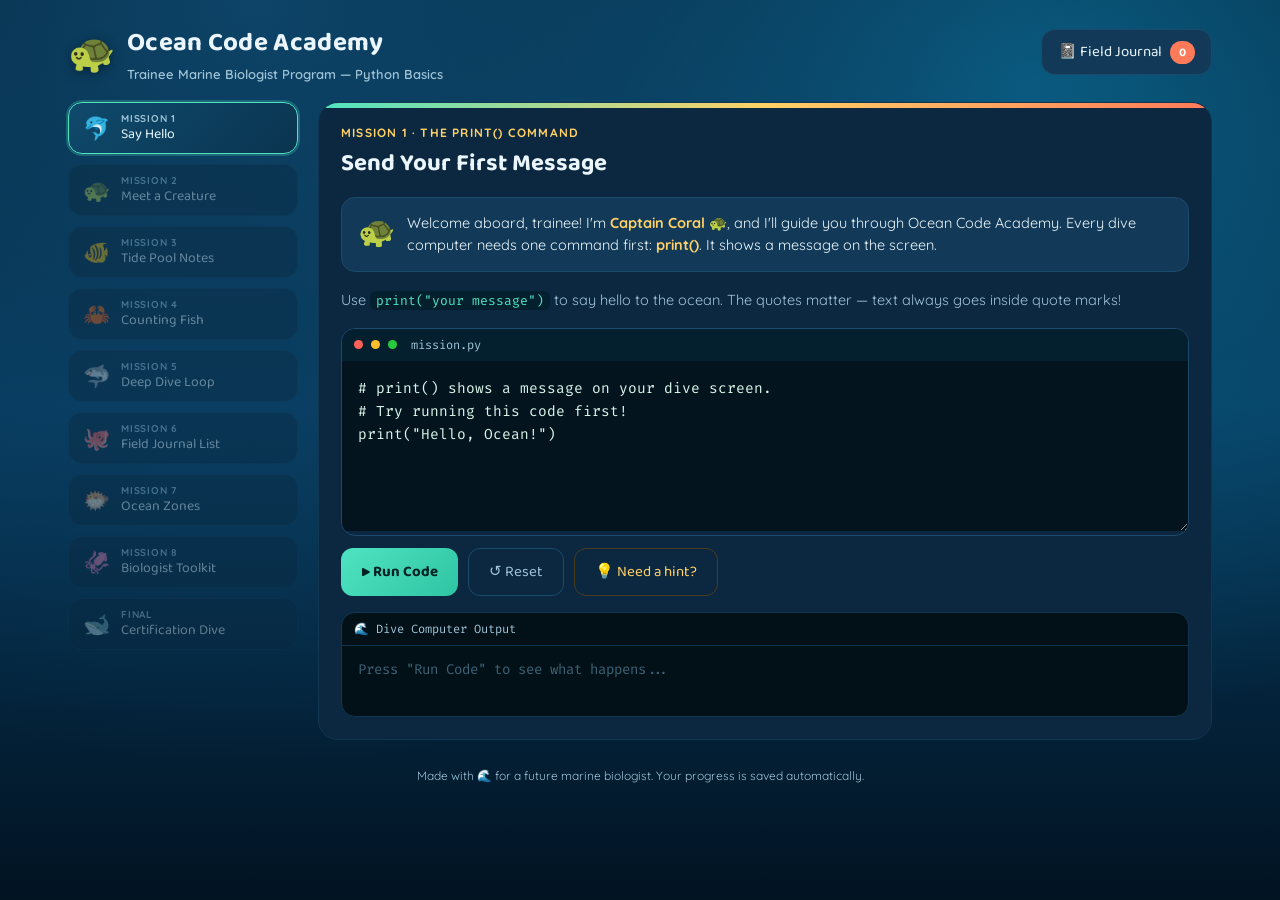
<file: ocean-code-academy.html>
<!DOCTYPE html>
<html lang="en">
<head>
<meta charset="UTF-8">
<meta name="viewport" content="width=device-width, initial-scale=1.0">
<title>Ocean Code Academy 🌊</title>
<link rel="preconnect" href="https://fonts.googleapis.com">
<link href="https://fonts.googleapis.com/css2?family=Baloo+2:wght@500;700;800&family=Quicksand:wght@500;600;700&family=Fira+Code:wght@400;500;600&display=swap" rel="stylesheet">
<style>
  :root{
    --deep1:#031b2e;
    --deep2:#063a5e;
    --deep3:#0a5c82;
    --surface:#0e2f47;
    --panel:#0c2840;
    --panel-light:#123a58;
    --coral:#ff7a59;
    --coral-dark:#e35c3b;
    --seafoam:#4fe3c1;
    --sand:#ffd166;
    --ink:#eaf6fb;
    --dim:#9fc4d8;
    --good:#4fe3c1;
    --bad:#ff8686;
  }
  *{box-sizing:border-box;}
  html,body{height:100%;}
  body{
    margin:0;
    font-family:'Quicksand',sans-serif;
    color:var(--ink);
    background:
      radial-gradient(ellipse at 20% 0%, #0d4468 0%, transparent 60%),
      radial-gradient(ellipse at 80% 10%, #0a5c82 0%, transparent 55%),
      linear-gradient(180deg, var(--deep1) 0%, var(--deep2) 45%, #021322 100%);
    min-height:100%;
    overflow-x:hidden;
    position:relative;
  }
  h1,h2,h3{font-family:'Baloo 2',cursive; margin:0;}

  /* ---- bubbles ---- */
  .bubble-field{position:fixed; inset:0; pointer-events:none; z-index:0; overflow:hidden;}
  .bubble{
    position:absolute; bottom:-40px; border-radius:50%;
    background:radial-gradient(circle at 30% 30%, rgba(255,255,255,.55), rgba(255,255,255,.05) 60%);
    animation:rise linear infinite;
    opacity:.55;
  }
  @keyframes rise{
    0%{transform:translateY(0) translateX(0); opacity:.6;}
    100%{transform:translateY(-115vh) translateX(20px); opacity:0;}
  }

  /* ---- layout ---- */
  .app{position:relative; z-index:1; max-width:1180px; margin:0 auto; padding:22px 18px 60px;}
  header.top{display:flex; align-items:center; justify-content:space-between; gap:14px; flex-wrap:wrap; margin-bottom:20px;}
  .brand{display:flex; align-items:center; gap:12px;}
  .brand .icon{font-size:38px; filter:drop-shadow(0 2px 6px rgba(0,0,0,.4));}
  .brand h1{font-size:26px; letter-spacing:.3px;}
  .brand p{margin:2px 0 0; color:var(--dim); font-size:13px; font-weight:600;}
  .journal-toggle{
    background:var(--panel-light); border:1px solid #1c4a6b; color:var(--ink);
    padding:10px 16px; border-radius:14px; font-family:'Baloo 2'; font-size:15px;
    cursor:pointer; display:flex; align-items:center; gap:8px; transition:.15s;
  }
  .journal-toggle:hover{background:#194c70; transform:translateY(-1px);}
  .journal-count{background:var(--coral); color:#fff; border-radius:999px; padding:2px 9px; font-size:12px; font-weight:700;}

  .layout{display:grid; grid-template-columns:230px 1fr; gap:20px;}
  @media (max-width:820px){ .layout{grid-template-columns:1fr;} .stations{flex-direction:row; overflow-x:auto; padding-bottom:10px;} }

  /* ---- station map ---- */
  .stations{display:flex; flex-direction:column; gap:10px;}
  .station{
    display:flex; align-items:center; gap:10px; padding:10px 12px; border-radius:14px;
    background:var(--panel); border:1px solid #113652; cursor:pointer; transition:.15s;
    min-width:190px;
  }
  .station:hover{border-color:var(--seafoam);}
  .station.active{background:linear-gradient(135deg,#0f4a6c,#0a3450); border-color:var(--seafoam); box-shadow:0 0 0 2px rgba(79,227,193,.25);}
  .station.locked{opacity:.4; cursor:not-allowed;}
  .station .emoji{font-size:22px; width:30px; text-align:center;}
  .station .txt{display:flex; flex-direction:column; line-height:1.25;}
  .station .num{font-size:10px; letter-spacing:.08em; color:var(--dim); font-weight:700; text-transform:uppercase;}
  .station .name{font-family:'Baloo 2'; font-size:14px;}
  .station .check{margin-left:auto; color:var(--seafoam); font-size:15px;}

  /* ---- main panel ---- */
  .panel{background:var(--panel); border:1px solid #113652; border-radius:20px; padding:22px; position:relative; overflow:hidden;}
  .panel::before{
    content:""; position:absolute; top:0; left:0; right:0; height:5px;
    background:linear-gradient(90deg,var(--seafoam),var(--sand),var(--coral));
  }
  .mission-head{display:flex; align-items:baseline; gap:10px; flex-wrap:wrap; margin-bottom:4px;}
  .mission-eyebrow{font-size:12px; font-weight:700; letter-spacing:.1em; color:var(--sand); text-transform:uppercase;}
  .mission-title{font-size:24px;}

  .guide{
    display:flex; gap:12px; align-items:flex-start; background:var(--panel-light);
    border-radius:14px; padding:14px 16px; margin:14px 0; border:1px solid #1c4a6b;
  }
  .guide .avatar{font-size:30px; flex:none;}
  .guide .bubble-text{font-size:14.5px; line-height:1.55; color:var(--ink);}
  .guide .bubble-text b{color:var(--sand);}

  .task-box{margin:16px 0; font-size:14.5px; line-height:1.6; color:var(--dim);}
  .task-box code{background:#04202f; color:var(--seafoam); padding:1px 6px; border-radius:6px; font-family:'Fira Code',monospace; font-size:13px;}

  .editor-wrap{border-radius:14px; overflow:hidden; border:1px solid #1c4a6b;}
  .editor-bar{background:#04202f; padding:8px 12px; display:flex; align-items:center; gap:8px; font-size:12px; color:var(--dim); font-family:'Fira Code',monospace;}
  .editor-bar .dot{width:9px; height:9px; border-radius:50%; }
  .editor-bar .d1{background:#ff6159;} .editor-bar .d2{background:#ffbd2e;} .editor-bar .d3{background:#28c93f;}
  textarea#codeInput{
    width:100%; min-height:170px; background:#04141f; color:#d8f6ea; border:none; outline:none;
    font-family:'Fira Code',monospace; font-size:14.5px; line-height:1.6; padding:16px; resize:vertical;
    tab-size:4;
  }
  .btn-row{display:flex; gap:10px; margin-top:12px; flex-wrap:wrap;}
  button{font-family:'Baloo 2'; border:none; border-radius:12px; cursor:pointer; font-size:15px; padding:11px 20px; transition:.15s;}
  .btn-run{background:linear-gradient(135deg,var(--seafoam),#2fc4a3); color:#022; font-weight:700;}
  .btn-run:hover{transform:translateY(-1px); box-shadow:0 6px 16px rgba(79,227,193,.3);}
  .btn-reset{background:transparent; color:var(--dim); border:1px solid #1c4a6b;}
  .btn-reset:hover{color:var(--ink); border-color:var(--dim);}
  .btn-hint{background:transparent; color:var(--sand); border:1px solid #4a3d1c;}
  .btn-hint:hover{background:rgba(255,209,102,.08);}

  .hint-box{margin-top:10px; background:#2a2210; border:1px solid #4a3d1c; color:var(--sand); padding:10px 14px; border-radius:12px; font-size:13.5px; display:none;}
  .hint-box.show{display:block;}

  .console{margin-top:16px; background:#021017; border-radius:14px; border:1px solid #113652; overflow:hidden;}
  .console-bar{padding:8px 12px; font-size:12px; color:var(--dim); font-family:'Fira Code',monospace; border-bottom:1px solid #113652; display:flex; justify-content:space-between;}
  .console-body{padding:14px 16px; font-family:'Fira Code',monospace; font-size:14px; min-height:70px; white-space:pre-wrap; color:#a9f7de;}
  .console-body .line{padding:2px 0;}
  .console-body .err{color:var(--bad);}
  .console-body .placeholder{color:#3d6376;}

  .feedback{margin-top:14px; padding:14px 16px; border-radius:14px; font-size:14.5px; font-weight:600; display:none;}
  .feedback.pass{display:block; background:rgba(79,227,193,.12); border:1px solid rgba(79,227,193,.4); color:var(--seafoam);}
  .feedback.fail{display:block; background:rgba(255,134,134,.1); border:1px solid rgba(255,134,134,.35); color:var(--bad);}

  .next-row{margin-top:14px; display:none;}
  .next-row.show{display:block;}
  .btn-next{background:linear-gradient(135deg,var(--coral),var(--coral-dark)); color:#fff; font-weight:700;}
  .btn-next:hover{transform:translateY(-1px); box-shadow:0 6px 16px rgba(255,122,89,.35);}

  /* ---- journal modal ---- */
  .modal-back{position:fixed; inset:0; background:rgba(2,10,17,.72); display:none; align-items:center; justify-content:center; z-index:20; padding:20px;}
  .modal-back.show{display:flex;}
  .modal{background:var(--panel); border:1px solid #1c4a6b; border-radius:20px; padding:26px; max-width:640px; width:100%; max-height:80vh; overflow:auto;}
  .modal h2{font-size:22px; margin-bottom:4px;}
  .modal p.sub{color:var(--dim); margin:0 0 16px; font-size:13.5px;}
  .cards{display:grid; grid-template-columns:repeat(auto-fill,minmax(130px,1fr)); gap:12px;}
  .card{background:var(--panel-light); border:1px solid #1c4a6b; border-radius:14px; padding:14px 10px; text-align:center;}
  .card.locked{opacity:.35;}
  .card .emoji{font-size:34px;}
  .card .cname{font-family:'Baloo 2'; font-size:13px; margin-top:6px;}
  .modal-close{margin-top:18px; width:100%; background:var(--panel-light); color:var(--ink); border:1px solid #1c4a6b;}

  /* ---- confetti ---- */
  .confetti{position:fixed; top:-20px; z-index:30; font-size:20px; pointer-events:none; animation:fall linear forwards;}
  @keyframes fall{ to{ transform:translateY(105vh) rotate(360deg); opacity:.2; } }

  footer{text-align:center; color:var(--dim); font-size:12px; margin-top:28px;}
</style>
</head>
<body>

<div class="bubble-field" id="bubbleField"></div>

<div class="app">
  <header class="top">
    <div class="brand">
      <div class="icon">🐢</div>
      <div>
        <h1>Ocean Code Academy</h1>
        <p>Trainee Marine Biologist Program — Python Basics</p>
      </div>
    </div>
    <button class="journal-toggle" onclick="openJournal()">
      📓 Field Journal <span class="journal-count" id="journalCount">0</span>
    </button>
  </header>

  <div class="layout">
    <nav class="stations" id="stations"></nav>

    <main class="panel">
      <div class="mission-head">
        <span class="mission-eyebrow" id="missionEyebrow">Mission 1</span>
      </div>
      <h2 class="mission-title" id="missionTitle">Loading…</h2>

      <div class="guide">
        <div class="avatar">🐢</div>
        <div class="bubble-text" id="guideText">…</div>
      </div>

      <div class="task-box" id="taskBox"></div>

      <div class="editor-wrap">
        <div class="editor-bar">
          <span class="dot d1"></span><span class="dot d2"></span><span class="dot d3"></span>
          <span style="margin-left:6px;">mission.py</span>
        </div>
        <textarea id="codeInput" spellcheck="false" autocapitalize="off" autocorrect="off" autocomplete="off" data-gramm="false"></textarea>
      </div>

      <div class="btn-row">
        <button class="btn-run" onclick="runCode()">▶ Run Code</button>
        <button class="btn-reset" onclick="resetCode()">↺ Reset</button>
        <button class="btn-hint" onclick="toggleHint()">💡 Need a hint?</button>
      </div>
      <div class="hint-box" id="hintBox"></div>

      <div class="console">
        <div class="console-bar"><span>🌊 Dive Computer Output</span><span id="consoleStatus"></span></div>
        <div class="console-body" id="consoleBody"><span class="placeholder">Press "Run Code" to see what happens...</span></div>
      </div>

      <div class="feedback" id="feedback"></div>
      <div class="next-row" id="nextRow">
        <button class="btn-next" onclick="goNext()">Next Mission →</button>
      </div>
    </main>
  </div>

  <footer>Made with 🌊 for a future marine biologist. Your progress is saved automatically.</footer>
</div>

<div class="modal-back" id="journalBack">
  <div class="modal">
    <h2>📓 Field Journal</h2>
    <p class="sub">Every mission you complete adds a creature to your collection.</p>
    <div class="cards" id="cardsGrid"></div>
    <button class="modal-close" onclick="closeJournal()">Close</button>
  </div>
</div>

<script>
/* ============================================================
   MINI PYTHON-SUBSET INTERPRETER (transpiles to JS, then runs)
   ============================================================ */
function stripComment(line){
  let inS=false, inD=false;
  for(let i=0;i<line.length;i++){
    const c=line[i];
    if(c==="'" && !inD) inS=!inS;
    else if(c==='"' && !inS) inD=!inD;
    else if(c==='#' && !inS && !inD) return line.slice(0,i);
  }
  return line;
}
function indentOf(line){ const m=line.match(/^(\s*)/); return m[1].replace(/\t/g,'    ').length; }

function buildTree(rawLines){
  const lines=[];
  for(const raw of rawLines){
    const noComment=stripComment(raw).replace(/\t/g,'    ');
    if(noComment.trim()==='') continue;
    lines.push({indent:indentOf(noComment), text:noComment.trim()});
  }
  let pos=0;
  function parseBlock(minIndent){
    const nodes=[];
    while(pos<lines.length && lines[pos].indent>=minIndent){
      if(lines[pos].indent>minIndent){ pos++; continue; }
      const node={text:lines[pos].text, children:[]};
      pos++;
      if(node.text.endsWith(':')){
        if(pos<lines.length && lines[pos].indent>minIndent){
          node.children=parseBlock(lines[pos].indent);
        }
      }
      nodes.push(node);
    }
    return nodes;
  }
  return parseBlock(0);
}

function splitArgsRaw(s){
  const parts=[]; let depth=0, cur='', inS=false, inD=false;
  for(let i=0;i<s.length;i++){
    const c=s[i];
    if(c==="'" && !inD) inS=!inS;
    else if(c==='"' && !inS) inD=!inD;
    if(!inS && !inD){
      if('([{'.includes(c)) depth++;
      if(')]}'.includes(c)) depth--;
      if(c===',' && depth===0){ parts.push(cur); cur=''; continue; }
    }
    cur+=c;
  }
  if(cur.trim().length) parts.push(cur);
  return parts;
}
function splitArgs(s){ return splitArgsRaw(s).map(x=>x.trim()).filter(x=>x.length); }

function transformExpr(expr){
  expr=expr.trim();
  expr=expr.replace(/f(['"])((?:\\.|(?!\1).)*)\1/g,(m,q,body)=>{
    let out=body.replace(/`/g,'\\`').replace(/\$\{/g,'\\${');
    out=out.replace(/\{([^{}]+)\}/g,(mm,inner)=>'${'+transformExpr(inner)+'}');
    return '`'+out+'`';
  });
  expr=expr.replace(/\bTrue\b/g,'true').replace(/\bFalse\b/g,'false').replace(/\bNone\b/g,'null')
           .replace(/\band\b/g,'&&').replace(/\bor\b/g,'||').replace(/\bnot\s+/g,'!');
  return expr;
}
function floorDiv(expr){
  return expr.replace(/([\w.\)\]'"]+)\s*\/\/\s*([\w.\(\['"]+)/g,'Math.floor($1 / $2)');
}
function transformArgList(s){ return splitArgs(s).map(transformExpr).join(', '); }

let __loopGuardId=0;
function transformLine(text){
  text=floorDiv(text);
  let m;
  m=text.match(/^print\((.*)\)$/);
  if(m) return `__print(${transformArgList(m[1])});`;

  m=text.match(/^for\s+(\w+)\s+in\s+range\((.*)\):$/);
  if(m){
    const v=m[1]; const args=splitArgs(m[2]).map(transformExpr);
    let start='0', end, step='1';
    if(args.length===1){ end=args[0]; }
    else if(args.length===2){ start=args[0]; end=args[1]; }
    else{ start=args[0]; end=args[1]; step=args[2]; }
    const cond = step.trim().startsWith('-') ? `${v} > (${end})` : `${v} < (${end})`;
    return `for (var ${v} = ${start}; ${cond}; ${v} += (${step})) { __guard();`;
  }
  m=text.match(/^for\s+(\w+)\s+in\s+(.+):$/);
  if(m) return `for (var ${m[1]} of ${transformExpr(m[2])}) { __guard();`;

  m=text.match(/^while\s+(.+):$/);
  if(m) return `while (${transformExpr(m[1])}) { __guard();`;

  m=text.match(/^if\s+(.+):$/); if(m) return `if (${transformExpr(m[1])}) {`;
  m=text.match(/^elif\s+(.+):$/); if(m) return `} else if (${transformExpr(m[1])}) {`;
  if(text==='else:') return `} else {`;

  m=text.match(/^def\s+(\w+)\s*\((.*)\):$/);
  if(m) return `function ${m[1]}(${m[2]}) {`;

  m=text.match(/^return(\s+.*)?$/);
  if(m) return `return ${m[1]?transformExpr(m[1]):''};`;

  m=text.match(/^(\w+)\s*(\+=|-=|\*=|\/=)\s*(.+)$/);
  if(m) return `${m[1]} = ${m[1]} ${m[2][0]} (${transformExpr(m[3])});`;

  m=text.match(/^(\w+(?:\[[^\]]+\])?)\s*=\s*(?!=)(.+)$/);
  if(m) return `${/\[/.test(m[1])?'':'var '}${m[1]} = ${transformExpr(m[2])};`;

  return `${transformExpr(text)};`;
}

function nodesToJs(nodes, capture, insideFunction){
  let out='';
  for(let i=0;i<nodes.length;i++){
    const n=nodes[i];
    const isDef=/^def\s+\w+\s*\(/.test(n.text);
    if(!insideFunction){
      const vm=n.text.match(/^(\w+)\s*(=|\+=|-=|\*=|\/=)\s*(?!=)/);
      if(vm && capture) capture.add(vm[1]);
      const fm=n.text.match(/^for\s+(\w+)\s+in\s+/);
      if(fm && capture) capture.add(fm[1]);
    }
    if(n.text.endsWith(':')){
      out+=transformLine(n.text)+'\n';
      out+=nodesToJs(n.children, capture, insideFunction||isDef);
      const next=nodes[i+1];
      const nextIsChain = next && (next.text.startsWith('elif ') || next.text==='else:');
      if(!nextIsChain) out+='}\n';
    } else {
      out+=transformLine(n.text)+'\n';
    }
  }
  return out;
}
function pyToJs(source, capture){
  const tree=buildTree(source.split('\n'));
  return nodesToJs(tree, capture, false);
}

function runPython(source){
  let jsCode;
  const capture=new Set();
  try{
    jsCode=pyToJs(source, capture);
  }catch(e){
    return {ok:false, error:"Hmm, I couldn't read that code. Check your spacing and colons!", output:[]};
  }
  if(capture.size){
    jsCode += `\nreturn {${[...capture].map(v=>`${v}: (typeof ${v}!=='undefined'?${v}:undefined)`).join(', ')}};`;
  }
  const output=[];
  const __print=(...args)=>output.push(args.map(pyStr).join(' '));
  const len=(x)=> (x && x.length!==undefined) ? x.length : Object.keys(x).length;
  const str=(x)=> pyStr(x);
  const int=(x)=> parseInt(x,10);
  const float=(x)=> parseFloat(x);
  const range=(n)=> Array.from({length:n},(_,i)=>i);
  let steps=0;
  const __guard=()=>{ steps++; if(steps>50000) throw new Error('LOOP_LIMIT'); };
  function pyStr(x){
    if(typeof x==='boolean') return x?'True':'False';
    if(x===null||x===undefined) return 'None';
    if(Array.isArray(x)) return '['+x.map(v=>typeof v==='string'?`'${v}'`:pyStr(v)).join(', ')+']';
    return String(x);
  }
  try{
    const fn=new Function('__print','__guard','len','str','int','float','range', jsCode);
    const vars = fn(__print,__guard,len,str,int,float,range) || {};
    return {ok:true, output, vars};
  }catch(e){
    if(e.message==='LOOP_LIMIT'){
      return {ok:false, error:"Your loop ran too many times! Double-check your range() numbers.", output};
    }
    let friendly = "There's a small bug in your code. ";
    if(e instanceof SyntaxError) friendly += "Check for missing colons ( : ), quotes, or parentheses.";
    else friendly += e.message;
    return {ok:false, error:friendly, output};
  }
}

/* ============================================================
   LEVEL DATA
   ============================================================ */
const LEVELS = [
  {
    id:0, emoji:'🐬', name:'Say Hello',
    eyebrow:'Mission 1 · The print() Command',
    title:'Send Your First Message',
    guide:`Welcome aboard, trainee! I'm <b>Captain Coral</b> 🐢, and I'll guide you through Ocean Code Academy. Every dive computer needs one command first: <b>print()</b>. It shows a message on the screen.`,
    task:`Use <code>print("your message")</code> to say hello to the ocean. The quotes matter — text always goes inside quote marks!`,
    starter:`# print() shows a message on your dive screen.\n# Try running this code first!\nprint("Hello, Ocean!")`,
    hint:`Your code should look like: print("Hello, Ocean!") — with quotes and parentheses.`,
    check:(r)=>{
      if(!r.ok) return {pass:false};
      const ok = r.output.some(l=>l.trim().length>0);
      return {pass:ok, msg: ok? `Message received! You're officially diving. 🫧` : `Try printing a message with print("...")!`};
    }
  },
  {
    id:1, emoji:'🐢', name:'Meet a Creature',
    eyebrow:'Mission 2 · Variables',
    title:'Log Your First Creature',
    guide:`Great work! Now, marine biologists log every creature they find using a <b>variable</b> — a labeled box that stores information.`,
    task:`Create a variable called <code>animal</code> and set it to your favorite ocean creature's name, in quotes. Then <code>print(animal)</code> to log it.`,
    starter:`animal = "sea turtle"\nprint(animal)`,
    hint:`Format: animal = "name here" then print(animal) on the next line — no quotes around "animal" itself.`,
    check:(r)=>{
      if(!r.ok) return {pass:false};
      const ok = typeof r.vars.animal === 'string' && r.vars.animal.length>0 && r.output.join(' ').includes(r.vars.animal);
      return {pass:ok, msg: ok? `Logged! ${r.vars.animal} is now in your field journal. 📘` : `Make sure you create "animal" and print it.`};
    }
  },
  {
    id:2, emoji:'🐠', name:'Tide Pool Notes',
    eyebrow:'Mission 3 · Combining Text (f-strings)',
    title:'Write a Full Field Note',
    guide:`Biologists don't just log one word — they write full notes! An <b>f-string</b> lets you mix words and variables together using <code>f"..."</code> and curly braces <code>{ }</code>.`,
    task:`Make two variables, <code>name</code> and <code>species</code>. Then print: <code>print(f"{name} is a {species}")</code>`,
    starter:`name = "Nemo"\nspecies = "Clownfish"\nprint(f"{name} is a {species}")`,
    hint:`f"{name} is a {species}" — the f before the quote turns on the magic, and {name} gets swapped for the variable's value.`,
    check:(r)=>{
      if(!r.ok) return {pass:false};
      const n=r.vars.name, s=r.vars.species;
      const ok = n && s && r.output.some(l=>l.includes(n) && l.includes(s));
      return {pass:ok, msg: ok? `Beautiful field note! Real biologists write it exactly like that. 📝` : `Your printed line should include both name and species.`};
    }
  },
  {
    id:3, emoji:'🦀', name:'Counting Fish',
    eyebrow:'Mission 4 · Numbers & Math',
    title:'Survey the School of Fish',
    guide:`During a reef survey you counted 5 fish... then 3 more swam into view! Numbers (no quotes!) let you do math right in your code.`,
    task:`Set <code>fish = 5</code>, then add 3 more with <code>fish = fish + 3</code>, then print <code>fish</code>.`,
    starter:`fish = 5\nfish = fish + 3\nprint(fish)`,
    hint:`Numbers don't need quotes. fish + 3 adds 3 to whatever fish currently is.`,
    check:(r)=>{
      if(!r.ok) return {pass:false};
      const ok = typeof r.vars.fish === 'number' && r.output.join(' ').includes(String(r.vars.fish));
      return {pass:ok, msg: ok? `Survey logged: ${r.vars.fish} fish counted! Math makes counting easy. 🐟` : `Print the final value of fish.`};
    }
  },
  {
    id:4, emoji:'🦈', name:'Deep Dive Loop',
    eyebrow:'Mission 5 · The for Loop',
    title:'Repeat a Dive Check 5 Times',
    guide:`Before a deep dive, you check your gear over and over. Instead of writing print() five times, use a <b>loop</b>: <code>for i in range(5):</code>`,
    task:`Write a loop that prints "Diving deeper..." exactly 5 times. Remember: the line inside the loop needs 4 spaces of indent!`,
    starter:`for i in range(5):\n    print("Diving deeper...")`,
    hint:`for i in range(5):  then on the next line, indented, print("Diving deeper...")`,
    check:(r)=>{
      if(!r.ok) return {pass:false};
      const ok = r.output.length===5;
      return {pass:ok, msg: ok? `Gear checked 5 times — you're cleared to dive! 🦈` : `Your loop should print exactly 5 lines (got ${r.output.length}).`};
    }
  },
  {
    id:5, emoji:'🐙', name:'Field Journal List',
    eyebrow:'Mission 6 · Lists',
    title:'Log a Whole Collection',
    guide:`A <b>list</b> holds many things in one variable — perfect for logging every creature on today's dive.`,
    task:`Make a list called <code>creatures</code> with at least 3 ocean animals. Then loop through it and print each one: <code>for c in creatures:</code>`,
    starter:`creatures = ["shark", "octopus", "seahorse"]\nfor c in creatures:\n    print(c)`,
    hint:`Square brackets [ ] make a list. for c in creatures: then indented, print(c).`,
    check:(r)=>{
      if(!r.ok) return {pass:false};
      const list=r.vars.creatures;
      const ok = Array.isArray(list) && list.length>=2 && r.output.length===list.length;
      return {pass:ok, msg: ok? `Full journal entry logged — ${list.length} creatures spotted today! 🐙` : `Make a list of 3+ creatures and print each one with a loop.`};
    }
  },
  {
    id:6, emoji:'🐡', name:'Ocean Zones',
    eyebrow:'Mission 7 · if / else',
    title:'Classify a Dive Zone',
    guide:`Depth tells you which ocean zone a creature lives in: above 200m is the <b>Twilight Zone</b>, shallower is the <b>Sunlight Zone</b>. Use <code>if</code> and <code>else</code> to decide!`,
    task:`Set <code>depth</code> to a number. If it's greater than 200, print "Twilight Zone", otherwise print "Sunlight Zone".`,
    starter:`depth = 250\nif depth > 200:\n    print("Twilight Zone")\nelse:\n    print("Sunlight Zone")`,
    hint:`if depth > 200: then indented print("Twilight Zone"), then else: then indented print("Sunlight Zone").`,
    check:(r)=>{
      if(!r.ok) return {pass:false};
      const d=r.vars.depth;
      if(typeof d!=='number') return {pass:false};
      const expect = d>200 ? 'Twilight Zone' : 'Sunlight Zone';
      const ok = r.output.some(l=>l.includes(expect));
      return {pass:ok, msg: ok? `Correctly classified! At ${d}m, that's the ${expect}. 🔦` : `Check your if/else logic against the depth value.`};
    }
  },
  {
    id:7, emoji:'🦑', name:'Biologist Toolkit',
    eyebrow:'Mission 8 · Functions',
    title:'Build a Reusable Tool',
    guide:`A <b>function</b> is a tool you build once and reuse on any creature. <code>def describe(animal):</code> creates a tool named "describe".`,
    task:`Finish the function so it <code>return</code>s a description, then call <code>print(describe("octopus"))</code>.`,
    starter:`def describe(animal):\n    return animal + " is amazing!"\n\nprint(describe("octopus"))`,
    hint:`Inside the function, indented: return animal + " is amazing!" — then call it inside print().`,
    check:(r)=>{
      if(!r.ok) return {pass:false};
      const ok = r.output.some(l=>l.toLowerCase().includes('amazing'));
      return {pass:ok, msg: ok? `Toolkit ready! You can now describe any creature you meet. 🦑` : `Your function should return text, and you should print the result.`};
    }
  },
  {
    id:8, emoji:'🐋', name:'Certification Dive',
    eyebrow:'Final Mission · Everything Together',
    title:'Earn Your Marine Biologist Badge',
    guide:`This is it — your certification dive! This code uses a <b>function</b>, an <b>if/else</b>, <b>variables</b>, and an <b>f-string</b> all together, just like a real biologist's tool. Make it your own!`,
    task:`Change <code>animal</code> and <code>depth</code> to a creature and depth of your choice, then run your final dive.`,
    starter:`def zone(depth):\n    if depth > 200:\n        return "Twilight Zone"\n    else:\n        return "Sunlight Zone"\n\nanimal = "Whale"\ndepth = 300\n\nprint(f"{animal} lives in the {zone(depth)}")`,
    hint:`You only need to change the animal and depth values — the rest of the tool is already built for you!`,
    check:(r)=>{
      if(!r.ok) return {pass:false};
      const a=r.vars.animal, d=r.vars.depth;
      if(typeof a!=='string' || typeof d!=='number') return {pass:false};
      const zone = d>200 ? 'Twilight Zone' : 'Sunlight Zone';
      const ok = r.output.some(l=>l.includes(a) && l.includes(zone));
      return {pass:ok, msg: ok? `🎓 CERTIFIED! You are officially an Ocean Code Academy Marine Biologist!` : `Make sure your final print line includes both the animal and the correct zone.`};
    }
  }
];

/* ============================================================
   APP STATE & PERSISTENCE
   ============================================================ */
let state = { current:0, completed:[] };
let hintShown=false;

const COOKIE_NAME = 'ocean_code_progress';
function setCookie(name, value, days){
  const maxAge = days*24*60*60;
  document.cookie = `${name}=${encodeURIComponent(value)}; max-age=${maxAge}; path=/; SameSite=Lax`;
}
function getCookie(name){
  const parts = document.cookie.split('; ');
  for(const p of parts){
    const idx = p.indexOf('=');
    if(idx===-1) continue;
    const k = p.slice(0,idx), v = p.slice(idx+1);
    if(k===name) return decodeURIComponent(v);
  }
  return null;
}

async function loadProgress(){
  try{
    let raw = getCookie(COOKIE_NAME);
    if(!raw){
      try{ raw = localStorage.getItem(COOKIE_NAME); }catch(e2){ /* ignore */ }
    }
    if(raw){
      const parsed = JSON.parse(raw);
      if(parsed && Array.isArray(parsed.completed)){
        state.completed = parsed.completed;
        state.current = typeof parsed.current==='number' ? parsed.current : 0;
      }
    }
  }catch(e){ /* first run or storage unreadable — start fresh */ }
}
async function saveProgress(){
  const raw = JSON.stringify(state);
  try{ setCookie(COOKIE_NAME, raw, 400); }catch(e){ /* ignore if cookies unavailable */ }
  try{ localStorage.setItem(COOKIE_NAME, raw); }catch(e){ /* ignore if localStorage unavailable */ }
}

function isUnlocked(i){ return i===0 || state.completed.includes(i-1) || state.completed.includes(i); }

function renderStations(){
  const wrap=document.getElementById('stations');
  wrap.innerHTML='';
  LEVELS.forEach((lv,i)=>{
    const unlocked=isUnlocked(i);
    const done=state.completed.includes(i);
    const div=document.createElement('div');
    div.className='station'+(i===state.current?' active':'')+(!unlocked?' locked':'');
    div.innerHTML=`<span class="emoji">${lv.emoji}</span>
      <span class="txt"><span class="num">${i===LEVELS.length-1?'Final':'Mission '+(i+1)}</span><span class="name">${lv.name}</span></span>
      ${done?'<span class="check">✓</span>':''}`;
    if(unlocked) div.onclick=()=>selectLevel(i);
    wrap.appendChild(div);
  });
}

function selectLevel(i){
  state.current=i;
  hintShown=false;
  const lv=LEVELS[i];
  document.getElementById('missionEyebrow').textContent=lv.eyebrow;
  document.getElementById('missionTitle').textContent=lv.title;
  document.getElementById('guideText').innerHTML=lv.guide;
  document.getElementById('taskBox').innerHTML=lv.task;
  document.getElementById('codeInput').value=lv.starter;
  document.getElementById('hintBox').textContent=lv.hint;
  document.getElementById('hintBox').classList.remove('show');
  document.getElementById('consoleBody').innerHTML='<span class="placeholder">Press "Run Code" to see what happens...</span>';
  document.getElementById('consoleStatus').textContent='';
  document.getElementById('feedback').className='feedback';
  document.getElementById('feedback').textContent='';
  document.getElementById('nextRow').className='next-row';
  renderStations();
  saveProgress();
}

function resetCode(){
  document.getElementById('codeInput').value = LEVELS[state.current].starter;
}
function toggleHint(){
  hintShown=!hintShown;
  document.getElementById('hintBox').classList.toggle('show', hintShown);
}

function runCode(){
  const code = document.getElementById('codeInput').value;
  const r = runPython(code);
  const body = document.getElementById('consoleBody');
  const status = document.getElementById('consoleStatus');
  body.innerHTML='';
  if(r.output.length===0 && r.ok){
    body.innerHTML='<span class="placeholder">(no output — did you forget a print()?)</span>';
  } else {
    r.output.forEach(line=>{
      const d=document.createElement('div');
      d.className='line'; d.textContent='>> '+line;
      body.appendChild(d);
    });
  }
  if(!r.ok && r.error){
    const d=document.createElement('div');
    d.className='line err'; d.textContent='⚠ '+r.error;
    body.appendChild(d);
  }
  status.textContent = r.ok ? 'ran successfully' : 'error';

  const lv=LEVELS[state.current];
  const result = lv.check(r);
  const fb=document.getElementById('feedback');
  const nextRow=document.getElementById('nextRow');
  if(result.pass){
    fb.className='feedback pass';
    fb.textContent='✓ '+(result.msg||'Mission complete!');
    if(!state.completed.includes(state.current)){
      state.completed.push(state.current);
      saveProgress();
      renderStations();
      updateJournalCount();
      burstConfetti();
    }
    if(state.current < LEVELS.length-1){
      nextRow.className='next-row show';
    } else {
      nextRow.className='next-row show';
      document.querySelector('.btn-next').textContent='🎓 View Your Field Journal';
      document.querySelector('.btn-next').onclick=openJournal;
    }
  } else {
    fb.className='feedback fail';
    fb.textContent = r.ok
      ? '✗ Not quite yet — ' + (result.msg||'check the task instructions and try again.')
      : '✗ ' + (r.error || 'Something went wrong — check your code.');
    nextRow.className='next-row';
  }
}

function goNext(){
  if(state.current < LEVELS.length-1) selectLevel(state.current+1);
}

/* ---- journal modal ---- */
function updateJournalCount(){ document.getElementById('journalCount').textContent = state.completed.length; }
function openJournal(){
  const grid=document.getElementById('cardsGrid');
  grid.innerHTML='';
  LEVELS.forEach((lv,i)=>{
    const done=state.completed.includes(i);
    const c=document.createElement('div');
    c.className='card'+(done?'':' locked');
    c.innerHTML=`<div class="emoji">${done?lv.emoji:'❔'}</div><div class="cname">${done?lv.name:'???'}</div>`;
    grid.appendChild(c);
  });
  document.getElementById('journalBack').classList.add('show');
}
function closeJournal(){ document.getElementById('journalBack').classList.remove('show'); }

/* ---- confetti ---- */
function burstConfetti(){
  const emojis=['🫧','⭐','🐚','✨'];
  for(let i=0;i<18;i++){
    const el=document.createElement('div');
    el.className='confetti';
    el.textContent=emojis[Math.floor(Math.random()*emojis.length)];
    el.style.left=Math.random()*100+'vw';
    el.style.animationDuration=(2.2+Math.random()*1.4)+'s';
    el.style.fontSize=(14+Math.random()*14)+'px';
    document.body.appendChild(el);
    setTimeout(()=>el.remove(), 4000);
  }
}

/* ---- bubbles ---- */
function makeBubbles(){
  const field=document.getElementById('bubbleField');
  for(let i=0;i<22;i++){
    const b=document.createElement('div');
    const size=6+Math.random()*22;
    b.className='bubble';
    b.style.width=size+'px'; b.style.height=size+'px';
    b.style.left=Math.random()*100+'vw';
    b.style.animationDuration=(9+Math.random()*14)+'s';
    b.style.animationDelay=(Math.random()*14)+'s';
    field.appendChild(b);
  }
}

/* ---- init ---- */
(async function init(){
  makeBubbles();
  await loadProgress();
  if(state.current>=LEVELS.length) state.current=0;
  renderStations();
  updateJournalCount();
  selectLevel(state.current);
})();
</script>
</body>
</html>
</file>
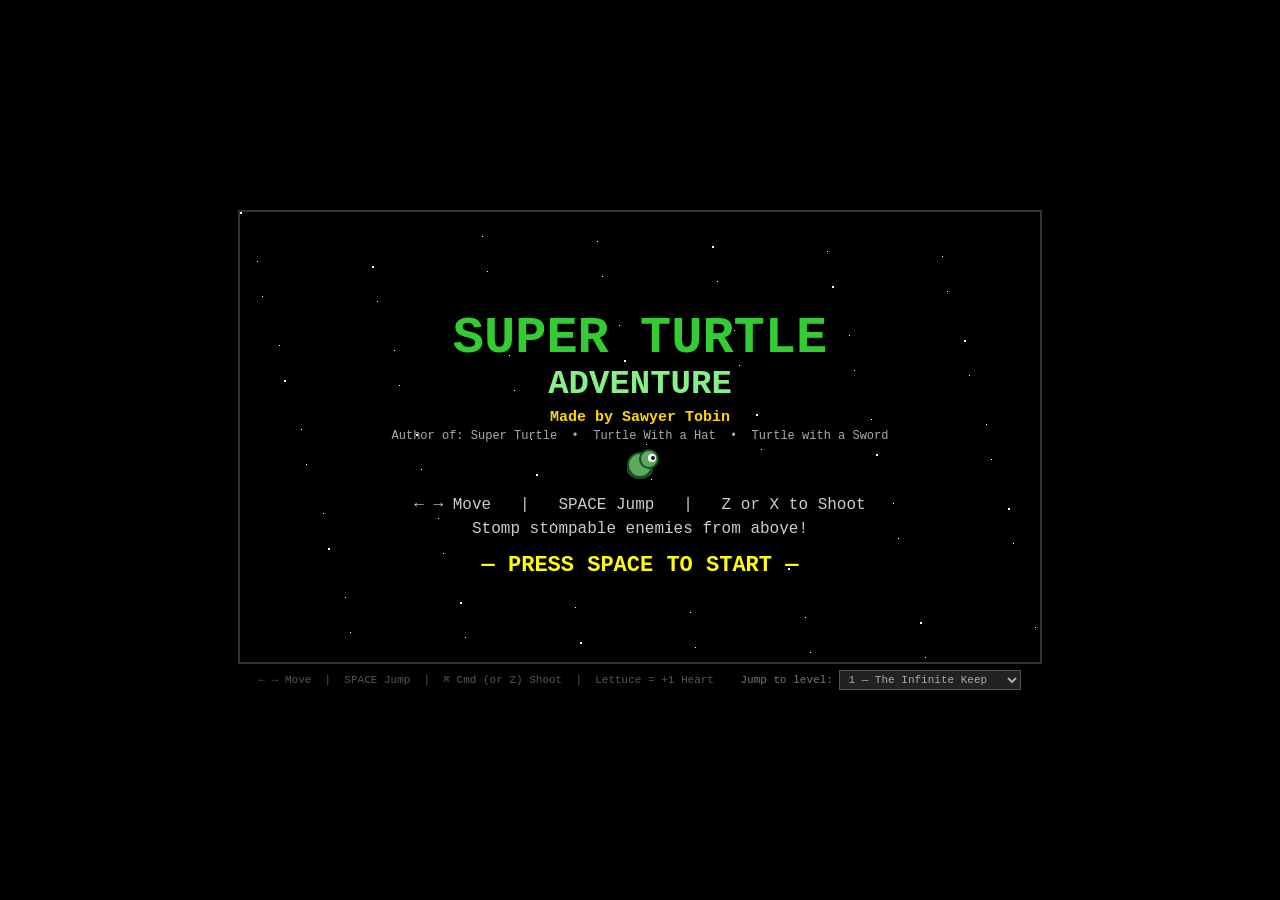
<file: super-turtle-adventure.html>
<!DOCTYPE html>
<html>
<head>
<title>Super Turtle Adventure</title>
<style>
  * { margin: 0; padding: 0; box-sizing: border-box; }
  body { background: #000; display: flex; flex-direction: column; align-items: center; justify-content: center; height: 100vh; font-family: 'Courier New', monospace; overflow: hidden; }
  canvas { display: block; border: 2px solid #333; }
  #controls { color: #555; font-size: 11px; margin-top: 6px; }
  #gameWrapper { position: relative; display: inline-block; }
  .tbtn {
    position: absolute;
    width: 72px; height: 72px;
    border-radius: 50%;
    background: rgba(255,255,255,0.14);
    border: 2.5px solid rgba(255,255,255,0.38);
    color: rgba(255,255,255,0.78);
    font-size: 22px; font-weight: bold; font-family: 'Courier New', monospace;
    display: flex; align-items: center; justify-content: center;
    user-select: none; -webkit-user-select: none;
    touch-action: none; -webkit-tap-highlight-color: transparent;
    pointer-events: auto; transition: background 0.08s;
  }
  .tbtn.active { background: rgba(255,255,255,0.32); }
</style>
</head>
<body>
<div id="gameWrapper"><canvas id="game" width="800" height="450"></canvas></div>
<div id="controls">
  ← → Move &nbsp;|&nbsp; SPACE Jump &nbsp;|&nbsp; ⌘ Cmd (or Z) Shoot &nbsp;|&nbsp; Lettuce = +1 Heart
  &nbsp;&nbsp;
  <label for="levelSelect" style="color:#777">Jump to level:</label>
  <select id="levelSelect" style="background:#222;color:#aaa;border:1px solid #555;font-family:Courier New;font-size:11px;padding:2px 4px;cursor:pointer">
    <option value="0">1 — The Infinite Keep</option>
    <option value="1">2 — The Sunken Ocean</option>
    <option value="2">3 — The Magma Trench</option>
    <option value="3">4 — Center of the Earth</option>
    <option value="4">5 — The Void Terminus</option>
  </select>
</div>
<script>
// =====================================================================
//  SUPER TURTLE ADVENTURE  —  by Sawyer
// =====================================================================
const canvas = document.getElementById('game');
const ctx = canvas.getContext('2d');
const W = 800, H = 450;

// -----------------------------------------------------------------------
// AUDIO
// -----------------------------------------------------------------------
let audioCtx = null;
function initAudio() { if (!audioCtx) audioCtx = new (window.AudioContext || window.webkitAudioContext)(); }
function tone(freq, dur, type='square', vol=0.08, delay=0) {
  if (!audioCtx) return;
  const o = audioCtx.createOscillator();
  const g = audioCtx.createGain();
  o.connect(g); g.connect(audioCtx.destination);
  o.type = type; o.frequency.value = freq;
  const t = audioCtx.currentTime + delay;
  g.gain.setValueAtTime(vol, t);
  g.gain.exponentialRampToValueAtTime(0.001, t + dur);
  o.start(t); o.stop(t + dur + 0.01);
}
function sfxJump()    { tone(280,0.08); tone(420,0.12,undefined,undefined,0.08); }
function sfxShoot()   { tone(900,0.04,'sawtooth',0.07); tone(600,0.08,'sawtooth',0.05,0.04); }
function sfxHit()     { tone(160,0.12,'square',0.12); }
function sfxEnemyDie(){ tone(440,0.04); tone(330,0.04,undefined,undefined,0.04); tone(220,0.1,undefined,undefined,0.08); }
function sfxPickup()  { tone(660,0.05); tone(880,0.05,undefined,undefined,0.05); tone(1100,0.1,undefined,undefined,0.1); }
function sfxBossHit() { tone(110,0.18,'sawtooth',0.15); }

// Background music
const MELODIES = [
  // 0 Castle — heroic marching square wave, brisk tempo
  [392,392,392,330,392,0,330,392,  440,392,349,330,294,0,294,330],
  // 1 Ocean — gentle flowing triangle, higher register, slow
  [523,587,659,698,659,587,523,0,  494,523,587,659,587,523,494,0],
  // 2 Magma — urgent sawtooth, minor key, fast
  [220,233,220,196,220,233,247,220, 196,208,196,175,196,208,220,196],
  // 3 Earth Core — slow heavy pulse, low square, ominous
  [131,0,147,0,131,0,123,0,        139,0,147,0,131,0,110,0      ],
  // 4 Space — sparse ethereal, high, with rests
  [880,0,0,784,0,0,698,0,          880,0,0,988,0,0,880,0        ],
];
// Per-level music config: [wave type, note duration, volume, tempo (frames/note)]
const MUSIC_CFG = [
  ['square',   0.14, 0.055, 22], // castle: crisp, brisk
  ['triangle', 0.22, 0.040, 36], // ocean:  smooth, slow
  ['sawtooth', 0.10, 0.060, 16], // magma:  harsh, fast
  ['square',   0.30, 0.070, 44], // earth core: heavy, slow
  ['sine',     0.20, 0.045, 30], // space: pure sine, airy
];
let melIdx = 0, melTimer = 0;
function tickMusic(level) {
  const [wtype, dur, vol, tempo] = MUSIC_CFG[level] || MUSIC_CFG[0];
  melTimer++;
  if (melTimer >= tempo) {
    melTimer = 0;
    const f = MELODIES[level][melIdx % MELODIES[level].length];
    if (f) tone(f, dur, wtype, vol);
    melIdx++;
  }
}

// -----------------------------------------------------------------------
// INPUT
// -----------------------------------------------------------------------
const keys = {};
document.addEventListener('keydown', e => {
  initAudio();
  keys[e.code] = true;
  if (['Space','MetaLeft','MetaRight','ArrowLeft','ArrowRight','ArrowUp','ArrowDown'].includes(e.code)) e.preventDefault();
});
document.addEventListener('keyup', e => {
  keys[e.code] = false;
  // Mac Cmd key eats keyup events for other keys held at the same time.
  // When Cmd is released, clear arrow/space so they don't stay "stuck".
  if (e.code==='MetaLeft'||e.code==='MetaRight') {
    keys['ArrowLeft']=false; keys['ArrowRight']=false; keys['Space']=false; keys['KeyZ']=false;
  }
});
// Clear all keys when the window loses focus so nothing gets stuck
window.addEventListener('blur', () => { for (const k in keys) keys[k] = false; });
document.addEventListener('contextmenu', e => e.preventDefault());
document.addEventListener('visibilitychange', () => { if (document.hidden) for (const k in keys) keys[k] = false; });
// Clear all keys if the window loses focus
window.addEventListener('blur', () => { for(const k in keys) keys[k]=false; });

// -----------------------------------------------------------------------
// SKETCH DRAWING HELPERS
// -----------------------------------------------------------------------
let _seed = 0;
function sr() { _seed = (_seed * 9301 + 49297) % 233280; return _seed / 233280; }
function setSeed(n) { _seed = n | 0; }

function skLine(x1,y1,x2,y2,w=1.5) {
  ctx.lineWidth = w;
  ctx.beginPath();
  const mx=(x1+x2)/2+(sr()-.5)*w*3, my=(y1+y2)/2+(sr()-.5)*w*3;
  ctx.moveTo(x1+(sr()-.5)*w,y1+(sr()-.5)*w);
  ctx.quadraticCurveTo(mx,my,x2+(sr()-.5)*w,y2+(sr()-.5)*w);
  ctx.stroke();
}
function skRect(x,y,w,h,lw=1.5) {
  skLine(x,y,x+w,y,lw); skLine(x+w,y,x+w,y+h,lw);
  skLine(x+w,y+h,x,y+h,lw); skLine(x,y+h,x,y,lw);
}
function skCirc(x,y,r,lw=1.5) {
  ctx.lineWidth=lw;
  ctx.beginPath();
  const steps=20;
  for (let i=0;i<=steps;i++) {
    const a=(i/steps)*Math.PI*2;
    const rr=r*(1+(sr()-.5)*0.1);
    const px=x+Math.cos(a)*rr, py=y+Math.sin(a)*rr;
    i===0?ctx.moveTo(px,py):ctx.lineTo(px,py);
  }
  ctx.closePath(); ctx.stroke();
}

// -----------------------------------------------------------------------
// TILE CONSTANTS
// -----------------------------------------------------------------------
const TILE=32, COLS=240, ROWS=14;
const BOSS_WALL_COL=215; // where the boss door sits — boss room is 25 tiles = one screen wide
const T={AIR:0,GROUND:1,PLATFORM:2,LAVA:3,HEALTH:4,BEEHIVE:5};

// -----------------------------------------------------------------------
// LEVEL MAPS
// -----------------------------------------------------------------------
function emptyMap() {
  return Array.from({length:ROWS},()=>new Array(COLS).fill(T.AIR));
}

function makeLevel(index) {
  const m = emptyMap();
  // Solid ground last 2 rows
  for (let c=0;c<COLS;c++) { m[ROWS-1][c]=T.GROUND; m[ROWS-2][c]=T.GROUND; }

  if (index===0) {
    // LEVEL 1 — The Infinite Keep (3x extended, narrow lava pits)
    const lava=[[7,9],[21,23],[37,39],[54,56],[72,74],[91,93],[109,111],[129,131],[149,151],[171,173],[191,193],[211,213]];
    for (const [s,e] of lava) for (let c=s;c<=e;c++) { m[ROWS-1][c]=T.LAVA; m[ROWS-2][c]=T.LAVA; }
    const plats=[
      [3,9,4],[10,8,3],[18,8,4],[26,9,3],[33,7,4],[41,9,3],[49,8,4],[58,7,3],[65,9,4],
      [78,8,4],[85,9,3],[96,8,4],[104,9,3],[114,7,4],[122,9,3],[135,8,4],[143,7,3],[156,9,4],
      [163,8,3],[176,9,4],[184,8,3],[196,7,4],[204,9,3],[211,8,3]
    ];
    for (const [c,r,l] of plats) for (let i=0;i<l;i++) m[r][c+i]=T.PLATFORM;
    const health0=[14,34,56,80,100,120,140,160,180,200,213];
    for(const c of health0) m[7][c]=T.HEALTH;
  } else if (index===1) {
    // LEVEL 2 — The Sunken Ocean (no lava — coral platforms, rocky floor)
    const oceanPlats=[
      [4,9,4],[11,7,3],[19,9,4],[26,7,3],[34,9,4],[41,7,3],[50,9,4],[57,7,3],
      [65,9,4],[72,7,3],[80,9,4],[87,7,3],[96,9,4],[103,7,3],[111,9,4],[118,7,3],
      [126,9,4],[133,7,3],[142,9,4],[149,7,3],[157,9,4],[164,7,3],[172,9,4],[179,7,3],
      [188,9,4],[195,7,3],[203,9,4],[210,7,3]
    ];
    for(const [c,r,l] of oceanPlats) for(let i=0;i<l;i++) m[r][c+i]=T.PLATFORM;
    // High coral arches
    const highOcean=[[8,4,3],[30,4,3],[52,4,3],[74,4,3],[96,4,3],[118,4,3],[140,4,3],[162,4,3],[184,4,3],[206,4,3]];
    for(const [c,r,l] of highOcean) for(let i=0;i<l;i++) m[r][c+i]=T.PLATFORM;
    const healthO=[6,18,36,54,72,90,108,126,144,162,180,198,212];
    for(const c of healthO) m[8][c]=T.HEALTH;
  } else if (index===2) {
    // LEVEL 3 — The Magma Trench (wider islands = narrower lava gaps)
    for (let c=0;c<BOSS_WALL_COL;c++) { m[ROWS-1][c]=T.LAVA; m[ROWS-2][c]=T.LAVA; }
    const islands=[[0,13],[16,31],[34,53],[56,75],[78,97],[100,119],[122,141],[144,163],[166,185],[188,207],[210,214]];
    for (const [s,e] of islands) for (let c=s;c<=e;c++) { m[ROWS-1][c]=T.GROUND; m[ROWS-2][c]=T.GROUND; }
    const plats=[
      [5,9,5],[14,8,4],[24,9,5],[40,8,4],[50,9,5],[62,8,4],[72,9,4],
      [84,8,5],[94,9,4],[106,8,5],[116,9,4],[128,8,5],[138,9,4],
      [150,8,5],[160,9,4],[172,8,5],[182,9,4],[194,8,5],[204,9,4]
    ];
    for (const [c,r,l] of plats) for (let i=0;i<l;i++) m[r][c+i]=T.PLATFORM;
    const health1=[7,26,46,66,86,106,126,146,166,186,206,213];
    for(const c of health1) m[8][c]=T.HEALTH;
  } else if (index===3) {
    // LEVEL 4 — Center of the Earth (deep lava caves)
    // Lava bottom with rocky islands and hanging stalactite platforms
    for (let c=0;c<BOSS_WALL_COL;c++) { m[ROWS-1][c]=T.LAVA; m[ROWS-2][c]=T.LAVA; }
    // Rocky ground islands
    const coreIslands=[[0,12],[20,34],[42,58],[66,82],[90,106],[114,130],[138,154],[162,178],[186,202],[210,220]];
    for (const [s,e] of coreIslands) for (let c=s;c<=e;c++) { m[ROWS-1][c]=T.GROUND; m[ROWS-2][c]=T.GROUND; }
    // Mid-height rocky platforms
    const corePlats=[
      [5,7,4],[14,8,3],[24,7,4],[36,8,3],[46,7,4],[58,8,3],[70,7,4],[82,8,3],
      [94,7,4],[106,8,3],[118,7,4],[130,8,3],[142,7,4],[154,8,3],[166,7,4],[178,8,3],
      [190,7,4],[202,8,3],[212,7,3]
    ];
    for (const [c,r,l] of corePlats) for (let i=0;i<l;i++) m[r][c+i]=T.PLATFORM;
    // High platforms for jumping challenge
    const highPlats=[[8,4,3],[30,4,3],[52,4,3],[74,4,3],[96,4,3],[118,4,3],[140,4,3],[162,4,3],[184,4,3],[206,4,3]];
    for (const [c,r,l] of highPlats) for (let i=0;i<l;i++) m[r][c+i]=T.PLATFORM;
    const health3=[10,30,50,70,90,110,130,150,170,190,210];
    for(const c of health3) m[6][c]=T.HEALTH;
  } else {
    // LEVEL 5 — The Void Terminus / Space
    const lavaStrips=[[12,14],[32,34],[52,54],[72,74],[92,94],[112,114],[132,134],[152,154],[172,174],[192,194],[211,213]];
    for (const [s,e] of lavaStrips) for (let c=s;c<=e;c++) m[ROWS-2][c]=T.LAVA;
    for (let base=0;base<208;base+=21) {
      for (let c=base+2;c<base+8;c++) { m[4][c]=T.PLATFORM; }
      for (let c=base+10;c<base+17;c++) { m[8][c]=T.PLATFORM; }
    }
    const health4=[16,46,76,106,136,166,196,213];
    for(const c of health4) m[3][c]=T.HEALTH;
    m[5][233]=T.BEEHIVE; // inside boss room
  }

  // Boss room floor (solid ground)
  for (let c=BOSS_WALL_COL;c<COLS;c++) { m[ROWS-1][c]=T.GROUND; m[ROWS-2][c]=T.GROUND; }

  // Pre-place boss wall WITH a ground-level gap (doorway for Turtle to walk through)
  // Gap is at rows ROWS-4 and ROWS-3 — that's where the player walks
  for (let r=0;r<ROWS;r++) {
    if (r < ROWS-4) m[r][BOSS_WALL_COL]=T.GROUND; // wall above the doorway
    // rows ROWS-4 and ROWS-3 stay AIR = the open doorway
  }

  return m;
}

// -----------------------------------------------------------------------
// PHYSICS HELPERS
// -----------------------------------------------------------------------
function getTile(map, wx, wy) {
  const c=Math.floor(wx/TILE), r=Math.floor(wy/TILE);
  if (c<0||c>=COLS||r<0||r>=ROWS) return T.AIR;
  return map[r][c];
}
function isSolid(t) { return t===T.GROUND||t===T.PLATFORM; }
function isLava(t)  { return t===T.LAVA; }

function physics(ent, map, onLava) {
  // Enemies turn around before stepping into lava
  if(ent.dir!==undefined&&ent.vx!==0&&ent.onGround){
    const aheadX=ent.vx>0?ent.x+ent.w+4:ent.x-4;
    if(isLava(getTile(map,aheadX,ent.y+ent.h+4))){
      ent.vx=0; ent.dir*=-1;
    }
  }
  // Horizontal
  ent.x += ent.vx;
  ent.x = Math.max(0, Math.min(ent.x, COLS*TILE - ent.w));
  // Horizontal tile correction
  for (const ry of [ent.y+4, ent.y+ent.h-4]) {
    for (const cx of [ent.x+1, ent.x+ent.w-1]) {
      if (isSolid(getTile(map,cx,ry))) {
        if (ent.vx>0) { ent.x=Math.floor(cx/TILE)*TILE-ent.w; ent.vx=0; if(ent.dir!==undefined) ent.dir*=-1; }
        if (ent.vx<0) { ent.x=Math.floor(cx/TILE)*TILE+TILE; ent.vx=0; if(ent.dir!==undefined) ent.dir*=-1; }
      }
    }
  }
  // Vertical
  ent.vy = Math.min(ent.vy+0.38, 10);
  ent.y += ent.vy;
  ent.onGround = false;
  // Feet
  for (const cx of [ent.x+2, ent.x+ent.w-2]) {
    const t=getTile(map,cx,ent.y+ent.h);
    if (isSolid(t) && ent.vy>=0) {
      ent.y=Math.floor((ent.y+ent.h)/TILE)*TILE-ent.h;
      ent.vy=0; ent.onGround=true;
    }
    if (isLava(t) && onLava) onLava(ent);
  }
  // Head
  for (const cx of [ent.x+2, ent.x+ent.w-2]) {
    if (isSolid(getTile(map,cx,ent.y)) && ent.vy<0) {
      ent.y=Math.floor(ent.y/TILE)*TILE+TILE; ent.vy=0;
    }
  }
  if (ent.y > H+100) ent.alive = false;
}

function overlaps(a,b) {
  return a.x<b.x+b.w && a.x+a.w>b.x && a.y<b.y+b.h && a.y+a.h>b.y;
}

// -----------------------------------------------------------------------
// PARTICLE
// -----------------------------------------------------------------------
class Particle {
  constructor(x,y,col) {
    this.x=x; this.y=y; this.col=col;
    this.vx=(Math.random()-.5)*6; this.vy=Math.random()*-7;
    this.life=this.max=25+Math.random()*20;
  }
  update() { this.x+=this.vx; this.y+=this.vy; this.vy+=0.4; this.life--; }
  draw(cx) {
    ctx.globalAlpha=this.life/this.max;
    ctx.fillStyle=this.col;
    ctx.fillRect(this.x-cx-2,this.y-2,4,4);
    ctx.globalAlpha=1;
  }
}

// -----------------------------------------------------------------------
// SWORD PROJECTILE
// -----------------------------------------------------------------------
class Sword {
  constructor(x,y,dir) {
    this.x=x; this.y=y; this.vx=dir*10; this.vy=0;
    this.w=22; this.h=8; this.alive=true; this.timer=55;
  }
  update() { this.x+=this.vx; this.timer--; if(this.timer<=0) this.alive=false; }
  draw(camX) {
    setSeed(this.timer*7);
    const sx=this.x-camX;
    ctx.strokeStyle='#ccc'; skLine(sx,this.y+4,sx+this.w*(this.vx>0?1:-1),this.y+4,3);
    ctx.strokeStyle='#fff'; skLine(sx+6,this.y+1,sx+6,this.y+7,1.5);
    // gleam
    ctx.fillStyle='rgba(255,255,200,0.7)';
    ctx.fillRect(sx+(this.vx>0?18:0),this.y+2,4,4);
  }
}

// -----------------------------------------------------------------------
// BASE ENEMY
// -----------------------------------------------------------------------
class Enemy {
  constructor(x,y,w,h,hp) {
    this.x=x; this.y=y; this.w=w; this.h=h;
    this.vx=0; this.vy=0; this.onGround=false;
    this.hp=hp; this.maxHp=hp;
    this.alive=true; this.dir=-1;
    this.hurtTimer=0; this.frame=0;
    this.stompable=true;
    this.projectiles=[];
    this.stateTimer=0; this.state='patrol';
  }
  get cx(){return this.x+this.w/2;}
  get cy(){return this.y+this.h/2;}
  get bottom(){return this.y+this.h;}
  hit(dmg=1) {
    this.hp-=dmg; this.hurtTimer=18;
    if(this.hp<=0){this.alive=false;sfxEnemyDie();}else sfxHit();
  }
  hurtColor(base) { return this.hurtTimer>0?'#fcc':base; }
  hurtStroke(base) { return this.hurtTimer>0?'#f88':base; }
  tickHurt() { if(this.hurtTimer>0) this.hurtTimer--; }
  drawHpBar() {
    ctx.fillStyle='#333'; ctx.fillRect(this.x,this.y-6,this.w,4);
    ctx.fillStyle='#f44'; ctx.fillRect(this.x,this.y-6,this.w*(this.hp/this.maxHp),4);
  }
  updateProjectiles() {
    for(const p of this.projectiles){p.x+=p.vx;p.y+=p.vy;p.timer--;if(p.timer<=0)p.alive=false;}
    this.projectiles=this.projectiles.filter(p=>p.alive);
  }
}

// -----------------------------------------------------------------------
// WHIPPY
// -----------------------------------------------------------------------
class Whippy extends Enemy {
  constructor(x,y){super(x,y,28,30,2);this.speed=0.7;}
  update(game){
    this.tickHurt(); this.frame++;
    if(this.state==='patrol'){
      this.vx=this.dir*this.speed; this.stateTimer++;
      if(this.stateTimer>110){this.state='windup';this.stateTimer=0;this.vx=0;}
    } else if(this.state==='windup'){
      this.vx=0; this.stateTimer++;
      if(this.stateTimer>30){
        this.state='whip'; this.stateTimer=0;
        this.projectiles.push({x:this.x+(this.dir>0?this.w:0),y:this.cy,vx:this.dir*5,vy:0,w:18,h:8,alive:true,timer:35});
      }
    } else if(this.state==='whip'){
      this.vx=0; this.stateTimer++;
      if(this.stateTimer>55){this.state='rest';this.stateTimer=0;}
    } else {
      this.vx=0; this.stateTimer++;
      if(this.stateTimer>50){this.state='patrol';this.stateTimer=0;this.dir*=-1;}
    }
    this.updateProjectiles();
  }
  draw(){
    setSeed(this.x*3+7);
    ctx.fillStyle=this.hurtColor('#e8d44d');
    ctx.fillRect(this.x+2,this.y+5,this.w-4,this.h-5);
    ctx.strokeStyle=this.hurtStroke('#8b6900'); skRect(this.x+2,this.y+5,this.w-4,this.h-5,2);
    // angry eyes
    ctx.fillStyle='#333';ctx.fillRect(this.x+6,this.y+11,4,4);ctx.fillRect(this.x+18,this.y+11,4,4);
    ctx.strokeStyle=this.hurtStroke('#8b6900');
    skLine(this.x+5,this.y+9,this.x+12,this.y+12,2); skLine(this.x+16,this.y+12,this.x+23,this.y+9,2);
    // legs
    skLine(this.x+8,this.y+this.h-3,this.x+7,this.y+this.h+5,2.5);
    skLine(this.x+20,this.y+this.h-3,this.x+21,this.y+this.h+5,2.5);
    // whip
    if(this.state==='whip'||this.state==='windup'){
      const wx=this.dir>0?this.x+this.w+2:this.x-2;
      ctx.strokeStyle='#8b4500';
      skLine(wx,this.cy,wx+this.dir*22,this.cy-4,2.5);
      skLine(wx+this.dir*22,this.cy-4,wx+this.dir*32,this.cy+6,2);
    }
    // projectiles
    for(const p of this.projectiles){
      ctx.strokeStyle='#c06000'; skLine(p.x,p.y,p.x+p.vx*3,p.y+(sr()-.5)*6,2.5);
    }
    this.drawHpBar();
  }
}

// -----------------------------------------------------------------------
// BEAM EYES
// -----------------------------------------------------------------------
class BeamEyes extends Enemy {
  constructor(x,y){super(x,y,26,36,2);this.beamA=0;this.beamDir=1;this.stompable=true;}
  update(game){
    this.tickHurt(); this.frame++;
    this.vx=0;
    this.beamA+=0.018*this.beamDir;
    if(this.beamA>1.3||this.beamA<-1.3) this.beamDir*=-1;
  }
  beamHitsPlayer(player){
    // Sample 16 points along the full beam length; hit if any touches the player
    const L=220;
    for(let i=1;i<=16;i++){
      const t=i/16;
      const px=this.x+13+Math.cos(this.beamA-Math.PI/2)*L*t;
      const py=this.y+12+Math.sin(this.beamA-Math.PI/2)*L*t;
      if(overlaps({x:px-7,y:py-7,w:14,h:14},player)) return true;
    }
    return false;
  }
  draw(){
    setSeed(this.x*5+3);
    ctx.fillStyle=this.hurtColor('#c8a0d8');
    ctx.fillRect(this.x+2,this.y,this.w-4,this.h);
    ctx.strokeStyle=this.hurtStroke('#6030a0'); skRect(this.x+2,this.y,this.w-4,this.h,2);
    // eyes
    ctx.fillStyle='#9020d0';
    ctx.beginPath();ctx.arc(this.x+8,this.y+12,6,0,Math.PI*2);ctx.fill();
    ctx.beginPath();ctx.arc(this.x+18,this.y+12,6,0,Math.PI*2);ctx.fill();
    ctx.fillStyle='#fff';
    ctx.beginPath();ctx.arc(this.x+8,this.y+12,2.5,0,Math.PI*2);ctx.fill();
    ctx.beginPath();ctx.arc(this.x+18,this.y+12,2.5,0,Math.PI*2);ctx.fill();
    // beams
    const L=220, t=this.frame;
    const alpha=0.5+Math.sin(t*0.1)*0.3;
    ctx.strokeStyle=`rgba(180,0,255,${alpha})`; ctx.lineWidth=3;
    for(const bx of [this.x+8,this.x+18]){
      const by=this.y+12;
      ctx.beginPath();ctx.moveTo(bx,by);
      ctx.lineTo(bx+Math.cos(this.beamA-Math.PI/2)*L,by+Math.sin(this.beamA-Math.PI/2)*L);
      ctx.stroke();
    }
    this.drawHpBar();
  }
}

// -----------------------------------------------------------------------
// SHELL-SPIKE
// -----------------------------------------------------------------------
class ShellSpike extends Enemy {
  constructor(x,y){super(x,y,30,28,3);this.speed=1.3;this.stompable=false;}
  update(game){
    this.tickHurt(); this.stateTimer++;
    this.vx=this.dir*this.speed;
    if(this.stateTimer>90){this.dir*=-1;this.stateTimer=0;}
  }
  draw(){
    setSeed(this.x*4+1);
    // shell body
    ctx.fillStyle=this.hurtColor('#5a8f4a');
    ctx.fillRect(this.x,this.y+8,this.w,this.h-8);
    ctx.strokeStyle=this.hurtStroke('#2a5a1a'); skRect(this.x,this.y+8,this.w,this.h-8,2);
    // spikes
    ctx.strokeStyle='#1a4a0a';
    for(let i=0;i<4;i++) skLine(this.x+4+i*7,this.y+8,this.x+4+i*7+2,this.y-6,2);
    // head
    const hx=this.dir>0?this.x+this.w+2:this.x-2;
    ctx.fillStyle=this.hurtColor('#7ab06a');
    ctx.beginPath();ctx.arc(hx,this.y+12,9,0,Math.PI*2);ctx.fill();
    ctx.strokeStyle=this.hurtStroke('#2a5a1a');ctx.lineWidth=1.5;ctx.stroke();
    ctx.fillStyle='#333';ctx.fillRect(hx+(this.dir>0?4:-6),this.y+9,4,4);
    this.drawHpBar();
  }
}

// -----------------------------------------------------------------------
// VROOM-VROOM
// -----------------------------------------------------------------------
class VroomVroom extends Enemy {
  constructor(x,y){super(x,y,38,26,3);this.stompable=true;this.charging=false;this.chargeDir=1;}
  update(game){
    this.tickHurt(); this.stateTimer++; this.frame++;
    if(!this.charging&&this.stateTimer>80){
      this.charging=true; this.stateTimer=0;
      this.chargeDir=game.player.x>this.x?1:-1;
    }
    if(this.charging){
      this.vx=this.chargeDir*5.5;
      if(this.stateTimer>55){this.charging=false;this.stateTimer=0;this.vx=0;}
    }
  }
  draw(){
    setSeed(this.x*2+4);
    // wheels
    ctx.fillStyle='#333';
    ctx.beginPath();ctx.arc(this.x+9,this.y+this.h+2,7,0,Math.PI*2);ctx.fill();
    ctx.beginPath();ctx.arc(this.x+29,this.y+this.h+2,7,0,Math.PI*2);ctx.fill();
    // car body
    ctx.fillStyle=this.hurtColor('#dd2244');
    ctx.fillRect(this.x,this.y+6,this.w,this.h-6);
    ctx.strokeStyle=this.hurtStroke('#880022'); skRect(this.x,this.y+6,this.w,this.h-6,2);
    // windshield
    ctx.fillStyle='#88ddff';ctx.fillRect(this.x+5,this.y+8,14,9);
    ctx.strokeStyle='#4499bb';skRect(this.x+5,this.y+8,14,9,1);
    // eyes in windshield
    ctx.fillStyle='#222';ctx.fillRect(this.x+7,this.y+10,4,4);ctx.fillRect(this.x+14,this.y+10,4,4);
    ctx.fillStyle='#ff0';ctx.fillRect(this.x+8,this.y+11,2,2);ctx.fillRect(this.x+15,this.y+11,2,2);
    // exhaust
    if(this.charging){
      ctx.strokeStyle='#ff6600';
      for(let i=0;i<4;i++) skLine(this.x-this.chargeDir*4,this.y+10+i*4,this.x-this.chargeDir*20,this.y+8+i*4+(sr()-.5)*8,2);
    }
    this.drawHpBar();
  }
}

// -----------------------------------------------------------------------
// BONE CRAWL
// -----------------------------------------------------------------------
class BoneCrawl extends Enemy {
  constructor(x,y){super(x,y,44,28,2);this.speed=0.25;this.stompable=true;}
  update(game){
    this.tickHurt(); this.frame++;
    const dx=game.player.x-this.x;
    this.dir=dx>0?1:-1;
    this.vx=this.dir*this.speed;
  }
  draw(){
    setSeed(this.x*6+2);
    ctx.strokeStyle=this.hurtStroke('#aaaaaa');
    ctx.fillStyle=this.hurtColor('#dddddd');
    // forearm
    skLine(this.x,this.y+5,this.x+10,this.y+9,2.5);
    skLine(this.x+10,this.y+9,this.x+this.w,this.y+5,2.5);
    // palm
    ctx.beginPath();ctx.arc(this.x+11,this.y+8,7,0,Math.PI*2);ctx.fill();
    ctx.strokeStyle=this.hurtStroke('#888');ctx.lineWidth=1.5;ctx.stroke();
    // fingers
    for(let i=0;i<4;i++){
      skLine(this.x+this.w-2+i*3,this.y+5,this.x+this.w+this.dir*10+i*2,this.y-4+i,1.5);
    }
    // creepy eye on wrist
    ctx.fillStyle='#d00';ctx.beginPath();ctx.arc(this.x+11,this.y+7,3,0,Math.PI*2);ctx.fill();
    ctx.fillStyle='#000';ctx.beginPath();ctx.arc(this.x+11,this.y+7,1.5,0,Math.PI*2);ctx.fill();
    this.drawHpBar();
  }
}

// -----------------------------------------------------------------------
// GLOW WEAVER
// -----------------------------------------------------------------------
class GlowWeaver extends Enemy {
  constructor(x,y){super(x,y,28,34,3);this.portalTimer=0;this.bombs=[];}
  update(game){
    this.tickHurt(); this.frame++;
    const dx=game.player.x-this.x;
    this.vx=Math.abs(dx)<160?(dx>0?-0.5:0.5):0;
    this.portalTimer++;
    if(this.portalTimer>130){
      this.portalTimer=0;
      this.bombs.push({x:game.player.x+8,y:this.y-40,vy:0.8,w:12,h:12,alive:true,fuse:110});
    }
    for(const b of this.bombs){b.y+=b.vy;b.vy+=0.08;b.fuse--;if(b.fuse<=0||b.y>H)b.alive=false;}
    this.bombs=this.bombs.filter(b=>b.alive);
  }
  draw(){
    setSeed(this.x*3+9);
    const col=`hsl(${this.frame*4%360},100%,55%)`;
    // robe
    ctx.fillStyle=this.hurtColor('#7030a0');
    ctx.beginPath();ctx.moveTo(this.cx,this.y);ctx.lineTo(this.x+this.w,this.y+this.h);ctx.lineTo(this.x,this.y+this.h);ctx.closePath();
    ctx.fill();ctx.strokeStyle=this.hurtStroke('#4010608');skRect(this.x,this.y,this.w,this.h,2);
    // head
    ctx.fillStyle=this.hurtColor('#ffe0b0');
    ctx.beginPath();ctx.arc(this.cx,this.y+7,9,0,Math.PI*2);ctx.fill();
    ctx.strokeStyle=this.hurtStroke('#a07030');ctx.lineWidth=1.5;ctx.stroke();
    // eyes
    ctx.fillStyle='#fff';ctx.fillRect(this.cx-5,this.y+4,4,5);ctx.fillRect(this.cx+1,this.y+4,4,5);
    ctx.fillStyle='#60c';ctx.fillRect(this.cx-4,this.y+5,3,3);ctx.fillRect(this.cx+2,this.y+5,3,3);
    // glowing orbs in hands
    ctx.fillStyle=col;
    ctx.beginPath();ctx.arc(this.x+3,this.y+this.h-8,7,0,Math.PI*2);ctx.fill();
    ctx.beginPath();ctx.arc(this.x+this.w-3,this.y+this.h-8,7,0,Math.PI*2);ctx.fill();
    ctx.strokeStyle=col; skCirc(this.x+3,this.y+this.h-8,11+Math.sin(this.frame*.15)*3,1.5);
    skCirc(this.x+this.w-3,this.y+this.h-8,11+Math.sin(this.frame*.15+1)*3,1.5);
    // bombs
    for(const b of this.bombs){
      ctx.fillStyle='#222';ctx.beginPath();ctx.arc(b.x,b.y,6,0,Math.PI*2);ctx.fill();
      ctx.strokeStyle='#f80';skLine(b.x,b.y-6,b.x+4,b.y-13,2);
      ctx.fillStyle='#ff0';ctx.beginPath();ctx.arc(b.x+4,b.y-13,3,0,Math.PI*2);ctx.fill();
    }
    this.drawHpBar();
  }
}

// -----------------------------------------------------------------------
// SLAM FIST (six-handed monster)
// -----------------------------------------------------------------------
class SlamFist extends Enemy {
  constructor(x,y){super(x,y,40,52,3);this.stompable=false;this.fists=[];this.atkTimer=0;}
  update(game){
    this.tickHurt(); this.frame++;
    this.vx=0; this.atkTimer++;
    if(this.atkTimer>110){
      this.atkTimer=0;
      const d=game.player.x>this.x?1:-1;
      for(let i=0;i<3;i++) this.fists.push({x:this.cx,y:this.y+12+i*13,vx:d*4,vy:(Math.random()-.5),w:14,h:14,alive:true,timer:70});
    }
    for(const f of this.fists){f.x+=f.vx;f.y+=f.vy;f.timer--;if(f.timer<=0)f.alive=false;}
    this.fists=this.fists.filter(f=>f.alive);
  }
  draw(){
    setSeed(this.x*7+5);
    ctx.fillStyle=this.hurtColor('#8b4513');
    ctx.fillRect(this.x+4,this.y+14,this.w-8,this.h-14);
    ctx.strokeStyle=this.hurtStroke('#4a2008'); skRect(this.x+4,this.y+14,this.w-8,this.h-14,2.5);
    // head
    ctx.fillStyle=this.hurtColor('#a0522d');
    ctx.beginPath();ctx.arc(this.cx,this.y+14,15,0,Math.PI*2);ctx.fill();
    ctx.strokeStyle=this.hurtStroke('#4a2008');ctx.lineWidth=2;ctx.stroke();
    // angry eyes
    ctx.fillStyle='#f80';ctx.fillRect(this.cx-10,this.y+7,7,7);ctx.fillRect(this.cx+3,this.y+7,7,7);
    ctx.fillStyle='#f00';ctx.fillRect(this.cx-9,this.y+8,5,5);ctx.fillRect(this.cx+4,this.y+8,5,5);
    ctx.fillStyle='#000';ctx.fillRect(this.cx-8,this.y+9,3,3);ctx.fillRect(this.cx+5,this.y+9,3,3);
    // 6 arms (3 per side)
    ctx.strokeStyle=this.hurtStroke('#6a3008');
    for(let i=0;i<3;i++){
      const ay=this.y+18+i*13;
      skLine(this.x+4,ay,this.x-16,ay+(sr()-.5)*8,3);
      skLine(this.x+this.w-4,ay,this.x+this.w+16,ay+(sr()-.5)*8,3);
    }
    // fist projectiles
    for(const f of this.fists){
      setSeed(f.x|0);
      ctx.fillStyle='#8b4513';ctx.fillRect(f.x-7,f.y-7,14,14);
      ctx.strokeStyle='#4a2008';skRect(f.x-7,f.y-7,14,14,1.5);
      skLine(f.x-7,f.y-1,f.x+7,f.y-1,1);skLine(f.x-7,f.y+4,f.x+7,f.y+4,1);
    }
    this.drawHpBar();
  }
}

// -----------------------------------------------------------------------
// MINI GODZILLA
// -----------------------------------------------------------------------
class MiniGodzilla extends Enemy {
  constructor(x,y){super(x,y,32,38,4);this.speed=1.1;this.stompable=false;this.fire=[];this.fireTimer=0;this.jumpTimer=0;}
  update(game){
    this.tickHurt(); this.frame++;
    const dx=game.player.x-this.x;
    this.dir=dx>0?1:-1; this.vx=this.dir*this.speed;
    this.fireTimer++;
    if(this.fireTimer>90&&this.onGround){
      this.fireTimer=0;
      for(let i=0;i<6;i++) this.fire.push({x:this.cx,y:this.y+10,vx:this.dir*(3+Math.random()*2.5),vy:(Math.random()-.5)*2-0.4,alive:true,timer:35+Math.random()*15|0});
    }
    this.jumpTimer++;
    if(this.jumpTimer>160&&this.onGround){this.jumpTimer=0;this.vy=-11;}
    for(const f of this.fire){f.x+=f.vx;f.y+=f.vy;f.timer--;if(f.timer<=0)f.alive=false;}
    this.fire=this.fire.filter(f=>f.alive);
  }
  draw(){
    setSeed(this.x*4+8);
    ctx.fillStyle=this.hurtColor('#228b22');
    ctx.fillRect(this.x+4,this.y+14,this.w-8,this.h-14);
    ctx.strokeStyle=this.hurtStroke('#0a4a0a'); skRect(this.x+4,this.y+14,this.w-8,this.h-14,2);
    // spines along back
    ctx.strokeStyle=this.hurtStroke('#0a5a0a');
    for(let i=0;i<5;i++) skLine(this.x+5+i*5,this.y+14+i*3,this.x+4+i*5,this.y+4+i*2,2);
    // head
    ctx.fillStyle=this.hurtColor('#2db22d');
    ctx.beginPath();ctx.arc(this.cx,this.y+14,13,0,Math.PI*2);ctx.fill();
    ctx.strokeStyle=this.hurtStroke('#0a4a0a');ctx.lineWidth=2;ctx.stroke();
    // eye
    ctx.fillStyle='#ff0';ctx.fillRect(this.cx+(this.dir>0?2:-8),this.y+8,7,7);
    ctx.fillStyle='#000';ctx.fillRect(this.cx+(this.dir>0?3:-7),this.y+9,5,5);
    // teeth
    const mx=this.dir>0?this.x+this.w-4:this.x+4;
    ctx.fillStyle='#fff';
    for(let i=0;i<3;i++) ctx.fillRect(mx+this.dir*i*4,this.y+16,3,5);
    // fire
    for(const f of this.fire){
      const a=f.timer/50;
      ctx.fillStyle=`rgba(255,${80+a*120|0},0,${a})`;
      ctx.beginPath();ctx.arc(f.x,f.y,4+Math.random()*3,0,Math.PI*2);ctx.fill();
    }
    this.drawHpBar();
  }
}

// -----------------------------------------------------------------------
// BOSS BASE
// -----------------------------------------------------------------------
class Boss extends Enemy {
  constructor(x,y,w,h,hp,name){
    super(x,y,w,h,hp);
    this.name=name; this.isBoss=true; this.stompable=false;
  }
  drawBossBar(){
    const bw=320,bx=(W-bw)/2,by=18;
    ctx.fillStyle='#1a0a0a';ctx.fillRect(bx-2,by-2,bw+4,20);
    ctx.fillStyle='#c00';ctx.fillRect(bx,by,bw*(this.hp/this.maxHp),16);
    ctx.strokeStyle='#f88';ctx.lineWidth=1.5;ctx.strokeRect(bx-2,by-2,bw+4,20);
    ctx.fillStyle='#fff';ctx.font='bold 11px Courier New';ctx.textAlign='center';
    ctx.fillText(this.name,W/2,by+12);ctx.textAlign='left';
  }
}

// -----------------------------------------------------------------------
// BOSS 1 — SIR CLANK-A-LOT
// -----------------------------------------------------------------------
class SirClank extends Boss {
  constructor(x,y){super(x,y,48,62,10,'Sir Clank-a-Lot');}
  update(game){
    this.tickHurt(); this.frame++;
    const dx=game.player.x-this.x;
    this.dir=dx>0?1:-1;
    // Shield toggle
    this.stateTimer++;
    if(this.stateTimer>180){this.stateTimer=0;this.state=this.state==='patrol'?'shield':'patrol';}
    if(this.state!=='shield') this.vx=this.dir*1.8; else this.vx*=0.88;
    // Sword slash
    if(!this._slashTimer) this._slashTimer=0;
    this._slashTimer++;
    if(this._slashTimer>75&&Math.abs(dx)<90){
      this._slashTimer=0;
      this.projectiles.push({x:this.cx,y:this.cy-4,vx:this.dir*6,vy:0,w:22,h:10,alive:true,timer:38});
    }
    this.updateProjectiles();
  }
  shieldBlocks(swordVx){ return this.state==='shield' && ((swordVx>0&&this.dir>0)||(swordVx<0&&this.dir<0)); }
  draw(){
    setSeed(this.x*5+11);
    // plume
    ctx.strokeStyle='#c00';
    for(let i=0;i<6;i++) skLine(this.x+12+i*4,this.y,this.x+10+i*4,this.y-14+(sr()-.5)*5,2);
    // helmet
    ctx.fillStyle=this.hurtColor('#999');
    ctx.fillRect(this.x+6,this.y,this.w-12,22);
    ctx.strokeStyle=this.hurtStroke('#555');skRect(this.x+6,this.y,this.w-12,22,2.5);
    ctx.fillStyle='#111';ctx.fillRect(this.x+10,this.y+7,this.w-20,9);
    // body
    ctx.fillStyle=this.hurtColor('#888');
    ctx.fillRect(this.x+4,this.y+20,this.w-8,this.h-20);
    ctx.strokeStyle=this.hurtStroke('#444');skRect(this.x+4,this.y+20,this.w-8,this.h-20,2.5);
    // armor lines
    ctx.strokeStyle='#666';
    skLine(this.x+4,this.y+32,this.x+this.w-4,this.y+32,1.5);
    skLine(this.x+4,this.y+44,this.x+this.w-4,this.y+44,1.5);
    // sword arm
    const sa=this.dir>0?this.x+this.w:this.x;
    ctx.strokeStyle='#bbb';skLine(sa,this.y+24,sa+this.dir*30,this.y+28+Math.sin(this.frame*.08)*8,3);
    // shield
    if(this.state==='shield'){
      const shx=this.dir<0?this.x+this.w-4:this.x-14;
      ctx.fillStyle='rgba(255,215,0,0.45)';ctx.fillRect(shx,this.y+14,16,38);
      ctx.strokeStyle='#ffd700';ctx.lineWidth=2;ctx.strokeRect(shx,this.y+14,16,38);
      // energy field
      const gfa=0.2+Math.sin(this.frame*.18)*.15;
      ctx.strokeStyle=`rgba(255,215,0,${gfa})`;ctx.lineWidth=8;
      ctx.beginPath();ctx.arc(shx+8,this.y+33,28,-Math.PI/2,Math.PI/2,this.dir<0);ctx.stroke();
    }
    // slash projectiles
    for(const p of this.projectiles){
      ctx.strokeStyle='#ffd700';skLine(p.x,p.y+2,p.x+p.vx*3,p.y+5,3);
      skLine(p.x,p.y+7,p.x+p.vx*3,p.y+4,2);
    }
    this.drawBossBar();
  }
}

// -----------------------------------------------------------------------
// BOSS 2 — GIGA-BOUNCER
// -----------------------------------------------------------------------
class GigaBouncer extends Boss {
  constructor(x,y){super(x,y,44,44,15,'Giga-Bouncer');this.stompable=true;this.vx=3;this.vy=-4;this.spears=[];this.rings=[];}
  update(game){
    this.tickHurt(); this.frame++;
    const bLeft=70*TILE, bRight=COLS*TILE-this.w;
    if(this.x<=bLeft){this.x=bLeft;this.vx=Math.abs(this.vx);this._bounce(game);}
    if(this.x>=bRight){this.x=bRight;this.vx=-Math.abs(this.vx);this._bounce(game);}
    if(!this.onGround&&this.frame%32===0) this.rings.push({x:this.cx,y:this.cy,r:5,alive:true,timer:55});
    for(const r of this.rings){r.r+=1.8;r.timer--;if(r.timer<=0||r.r>100)r.alive=false;}
    this.rings=this.rings.filter(r=>r.alive);
    for(const s of this.spears){s.x+=s.vx;s.timer--;if(s.timer<=0)s.alive=false;}
    this.spears=this.spears.filter(s=>s.alive);
  }
  _bounce(game){
    this.spears.push({x:this.cx,y:this.cy,vx:5,vy:0,w:24,h:8,alive:true,timer:60});
    this.spears.push({x:this.cx,y:this.cy,vx:-5,vy:0,w:24,h:8,alive:true,timer:60});
  }
  draw(){
    setSeed(this.x|0*3+7);
    const r=this.w/2;
    // spikes
    ctx.strokeStyle=this.hurtStroke('#333');
    for(let i=0;i<12;i++){
      const a=(i/12)*Math.PI*2+this.frame*.04;
      skLine(this.cx+Math.cos(a)*r,this.cy+Math.sin(a)*r,this.cx+Math.cos(a)*(r+13),this.cy+Math.sin(a)*(r+13),2.5);
    }
    // ball
    ctx.fillStyle=this.hurtColor('#777');
    ctx.beginPath();ctx.arc(this.cx,this.cy,r,0,Math.PI*2);ctx.fill();
    ctx.strokeStyle=this.hurtStroke('#444');ctx.lineWidth=2.5;ctx.stroke();
    // face
    ctx.fillStyle='#f00';ctx.fillRect(this.cx-9,this.cy-5,7,7);ctx.fillRect(this.cx+2,this.cy-5,7,7);
    ctx.fillStyle='#000';ctx.fillRect(this.cx-8,this.cy-4,5,5);ctx.fillRect(this.cx+3,this.cy-4,5,5);
    ctx.strokeStyle='#000';skLine(this.cx-6,this.cy+6,this.cx+6,this.cy+4,2);
    // lava rings
    for(const ring of this.rings){
      ctx.strokeStyle=`rgba(255,100,0,${ring.timer/55})`;ctx.lineWidth=3;
      ctx.beginPath();ctx.arc(ring.x,ring.y,ring.r,0,Math.PI*2);ctx.stroke();
    }
    // spears
    for(const s of this.spears){
      ctx.fillStyle='#c06020';ctx.fillRect(s.x-12,s.y-4,24,8);
      ctx.strokeStyle='#7a3510';skRect(s.x-12,s.y-4,24,8,1.5);
      ctx.fillStyle='#e08040';
      ctx.beginPath();ctx.moveTo(s.x+(s.vx>0?12:-12),s.y);
      ctx.lineTo(s.x+(s.vx>0?22:-22),s.y-5);ctx.lineTo(s.x+(s.vx>0?22:-22),s.y+5);
      ctx.closePath();ctx.fill();
    }
    this.drawBossBar();
  }
}

// -----------------------------------------------------------------------
// BOSS 3 — COMMANDER ZARK
// -----------------------------------------------------------------------
class CommanderZark extends Boss {
  constructor(x,y){super(x,y,72,42,20,'Commander Zark');this.targetY=55;this.lasers=[];this.tractorOn=false;this.tractorTimer=0;this.laserTimer=0;this.beehiveHit=false;}
  update(game){
    this.tickHurt(); this.frame++;
    // Float smoothly near ceiling
    const dy=this.targetY-this.y;
    this.vy+=dy*.02;this.vy*=0.9;
    this.vx=Math.sin(this.frame*.018)*2.2;
    // Lasers
    this.laserTimer++;
    if(this.laserTimer>100){
      this.laserTimer=0;
      this.lasers.push({x:this.cx,y:this.y+this.h,w:18,h:0,alive:true,growing:true,timer:70});
    }
    for(const l of this.lasers){
      if(l.growing){l.h+=10;if(l.h>320)l.growing=false;}else{l.timer--;if(l.timer<=0)l.alive=false;}
    }
    this.lasers=this.lasers.filter(l=>l.alive);
    // Tractor beam toggle
    this.tractorTimer++;
    if(this.tractorTimer>180){this.tractorOn=!this.tractorOn;this.tractorTimer=0;}
    // Beehive weakness
    // Beehive triggered externally via game.triggerBeehive()
  }
  draw(){
    setSeed(this.x|0*4+6);
    // engine glow
    for(const lx of [-24,-12,0,12,24]){
      ctx.fillStyle=`hsl(${(this.frame*6+lx*8)%360},100%,55%)`;
      ctx.beginPath();ctx.arc(this.cx+lx,this.y+this.h+2,5,0,Math.PI*2);ctx.fill();
    }
    // saucer disc
    ctx.fillStyle=this.hurtColor('#c0c0c0');
    ctx.beginPath();ctx.ellipse(this.cx,this.cy+4,this.w/2,this.h/3.5,0,0,Math.PI*2);ctx.fill();
    ctx.strokeStyle=this.hurtStroke('#888');ctx.lineWidth=2.5;ctx.stroke();
    // dome
    ctx.fillStyle=this.hurtColor('#88ddff');
    ctx.beginPath();ctx.ellipse(this.cx,this.cy+2,this.w/3.2,this.h/2.2,0,Math.PI,0);ctx.fill();
    ctx.strokeStyle='#44aadd';ctx.lineWidth=2;ctx.stroke();
    // alien inside
    ctx.fillStyle='#00ee00';ctx.beginPath();ctx.arc(this.cx,this.y+12,9,0,Math.PI*2);ctx.fill();
    ctx.strokeStyle='#008800';ctx.lineWidth=1.5;ctx.stroke();
    ctx.fillStyle='#000';ctx.fillRect(this.cx-5,this.y+8,3,5);ctx.fillRect(this.cx+2,this.y+8,3,5);
    ctx.strokeStyle='#00cc00';skLine(this.cx-3,this.y+16,this.cx+3,this.y+18,1.5);
    // lasers
    for(const l of this.lasers){
      ctx.fillStyle='rgba(255,0,0,0.55)';ctx.fillRect(l.x-l.w/2,l.y,l.w,l.h);
      ctx.strokeStyle='#f00';ctx.lineWidth=1.5;ctx.strokeRect(l.x-l.w/2,l.y,l.w,l.h);
    }
    // tractor beam
    if(this.tractorOn){
      const g=ctx.createLinearGradient(0,this.y+this.h,0,this.y+this.h+220);
      g.addColorStop(0,'rgba(0,200,255,0.5)');g.addColorStop(1,'rgba(0,200,255,0)');
      ctx.fillStyle=g;
      ctx.beginPath();
      ctx.moveTo(this.cx-14,this.y+this.h);ctx.lineTo(this.cx+14,this.y+this.h);
      ctx.lineTo(this.cx+55,this.y+this.h+220);ctx.lineTo(this.cx-55,this.y+this.h+220);
      ctx.closePath();ctx.fill();
    }
    this.drawBossBar();
  }
}

// -----------------------------------------------------------------------
// PLAYER — SUPER TURTLE
// -----------------------------------------------------------------------
// -----------------------------------------------------------------------
// BOSS 2 — GREAT WHITE CHOMP (Ocean shark)
// -----------------------------------------------------------------------
class SharkBoss extends Boss {
  constructor(x,y){
    super(x,y,68,38,15,'Great White Chomp');
    this.stompable=false;
    this.centerY=y;
    this.phase='swim';
    this.chargeTimer=0;
    this.mouthOpen=false;
  }
  update(game){
    this.tickHurt();this.frame++;this.chargeTimer++;
    this.dir=game.player.x>this.x?1:-1;
    if(this.phase==='swim'){
      this.vx=0;
      // Smooth vertical sine swim — set y directly (no gravity)
      this.y=this.centerY+Math.sin(this.frame*0.038)*95;
      this.mouthOpen=false;
      if(this.chargeTimer>110){this.phase='charge';this.chargeTimer=0;this.mouthOpen=true;}
    } else if(this.phase==='charge'){
      this.vx=this.dir*6.5;
      this.mouthOpen=true;
      if(this.chargeTimer>42){this.phase='retreat';this.chargeTimer=0;}
    } else {
      this.vx*=0.8;
      this.mouthOpen=false;
      if(this.chargeTimer>28){
        this.phase='swim';this.chargeTimer=0;this.vx=0;
        this.centerY=Math.max(60,Math.min(H-120,this.y)); // re-anchor to current height
      }
    }
    this.updateProjectiles();
  }
  draw(){
    setSeed(this.x|0);
    const d=this.dir;
    const cx=this.cx, cy=this.cy;
    ctx.lineWidth=2;
    // Tail fin
    ctx.fillStyle=this.hurtColor('#2255cc');
    ctx.beginPath();
    ctx.moveTo(d>0?this.x+8:this.x+this.w-8,cy);
    ctx.lineTo(d>0?this.x-14:this.x+this.w+14,cy-20);
    ctx.lineTo(d>0?this.x-14:this.x+this.w+14,cy+20);
    ctx.closePath();ctx.fill();
    ctx.strokeStyle=this.hurtStroke('#0a2266');ctx.stroke();
    // Body torpedo
    ctx.fillStyle=this.hurtColor('#3366dd');
    ctx.beginPath();ctx.ellipse(cx,cy,this.w/2,this.h/2,0,0,Math.PI*2);ctx.fill();
    ctx.strokeStyle=this.hurtStroke('#0a2266');ctx.lineWidth=2;ctx.stroke();
    // White belly
    ctx.fillStyle=this.hurtColor('#ddeeff');
    ctx.beginPath();ctx.ellipse(cx+(d>0?5:-5),cy+6,this.w/2-12,this.h/2-10,0,0,Math.PI*2);ctx.fill();
    // Dorsal fin
    ctx.fillStyle=this.hurtColor('#2255cc');
    ctx.beginPath();
    ctx.moveTo(cx-8,cy-this.h/2);
    ctx.lineTo(cx-4,cy-this.h/2-22);
    ctx.lineTo(cx+10,cy-this.h/2);
    ctx.closePath();ctx.fill();ctx.strokeStyle=this.hurtStroke('#0a2266');ctx.stroke();
    // Eye
    ctx.fillStyle='#000';ctx.beginPath();ctx.arc(cx+(d>0?20:-20),cy-4,5,0,Math.PI*2);ctx.fill();
    ctx.fillStyle='#fff';ctx.beginPath();ctx.arc(cx+(d>0?21:-21),cy-5,2,0,Math.PI*2);ctx.fill();
    // Mouth
    const mx=d>0?this.x+this.w:this.x;
    const mOpen=this.mouthOpen?22:6;
    ctx.fillStyle='#cc2222';
    ctx.beginPath();
    ctx.moveTo(mx,cy-4);
    ctx.lineTo(mx+d*18,cy-4);
    ctx.lineTo(mx+d*14,cy+mOpen);
    ctx.lineTo(mx,cy+mOpen);
    ctx.closePath();ctx.fill();
    // Teeth
    ctx.fillStyle='#fff';
    for(let i=0;i<4;i++){
      const tx=mx+(d>0?14-i*4:-(14-i*4));
      ctx.beginPath();ctx.moveTo(tx,cy-4);ctx.lineTo(tx+d*2,cy+4);ctx.lineTo(tx+d*4,cy-4);ctx.closePath();ctx.fill();
      if(mOpen>8){ctx.beginPath();ctx.moveTo(tx,cy+mOpen);ctx.lineTo(tx+d*2,cy+mOpen-6);ctx.lineTo(tx+d*4,cy+mOpen);ctx.closePath();ctx.fill();}
    }
    this.drawBossBar();
  }
}

// -----------------------------------------------------------------------
// BOSS 3 — EARTHLORD (Center-of-the-Earth warrior)
// -----------------------------------------------------------------------
class EarthlordBoss extends Boss {
  constructor(x,y){
    super(x,y,50,72,15,'Earthlord');
    this.stompable=false;
    this.vulnerable=false;
    this.phase='attack';
    this.phaseTimer=0;
    this.swordAngle=0;
    this.wandAngle=0;
    this.lavaCircles=[];
    this.wandTimer=0;
    this.speed=0.8;
  }
  update(game){
    this.tickHurt();this.frame++;this.phaseTimer++;
    const dx=game.player.x-this.x;
    this.dir=dx>0?1:-1;
    if(this.phase==='attack'){
      this.vulnerable=false;
      this.vx=this.dir*this.speed;
      this.swordAngle=Math.sin(this.frame*0.07)*1.3;
      this.wandAngle=Math.sin(this.frame*0.05+1)*0.9;
      this.wandTimer++;
      if(this.wandTimer>85){
        this.wandTimer=0;
        for(let i=0;i<3;i++){
          const spread=(i/2-0.5)*1.2;
          const base=this.dir>0?0.2:-Math.PI+0.2;
          this.lavaCircles.push({x:this.cx,y:this.cy-8,vx:Math.cos(base+spread)*3.5*this.dir,vy:Math.sin(base+spread)*2-0.5,r:11,alive:true,timer:110});
        }
      }
      if(this.phaseTimer>280){this.phase='dance';this.phaseTimer=0;}
    } else {
      this.vulnerable=true;
      this.vx=Math.sin(this.frame*0.22)*2.5;
      if(this.phaseTimer>130){this.phase='attack';this.phaseTimer=0;}
    }
    for(const c of this.lavaCircles){c.x+=c.vx;c.y+=c.vy;c.vy+=0.07;c.timer--;if(c.timer<=0)c.alive=false;}
    this.lavaCircles=this.lavaCircles.filter(c=>c.alive);
    this.updateProjectiles();
  }
  getSwordHitbox(){
    const base={x:this.dir>0?this.x+this.w:this.x,y:this.y+28};
    const reach=60;
    return {x:base.x+Math.cos(this.swordAngle)*reach*(this.dir>0?0.5:-1.5)-12,
            y:base.y+Math.sin(this.swordAngle)*reach-12,w:24,h:24};
  }
  draw(){
    setSeed(this.x|0*6+12);
    const dancing=this.phase==='dance';
    const bob=dancing?Math.sin(this.frame*0.3)*7:0;
    ctx.lineWidth=2.5;
    // Cape billowing behind
    ctx.fillStyle=this.hurtColor('#6a0808');
    ctx.beginPath();
    ctx.moveTo(this.dir>0?this.x+12:this.x+this.w-12,this.y+14+bob);
    ctx.lineTo(this.dir>0?this.x-8:this.x+this.w+8,this.y+28+Math.sin(this.frame*.06)*10+bob);
    ctx.lineTo(this.dir>0?this.x-4:this.x+this.w+4,this.y+58+bob);
    ctx.closePath();ctx.fill();
    // Body armour
    ctx.fillStyle=this.hurtColor('#5a2a0a');
    ctx.fillRect(this.x+8,this.y+22+bob,this.w-16,42);
    ctx.strokeStyle=this.hurtStroke('#2a0a00');skRect(this.x+8,this.y+22+bob,this.w-16,42,2.5);
    ctx.strokeStyle=this.hurtStroke('#8a4a0a');
    skLine(this.x+8,this.y+34+bob,this.x+this.w-8,this.y+34+bob,1.5);
    skLine(this.x+8,this.y+46+bob,this.x+this.w-8,this.y+46+bob,1.5);
    // Head
    ctx.fillStyle=this.hurtColor('#c8804a');
    ctx.beginPath();ctx.arc(this.cx,this.y+14+bob,14,0,Math.PI*2);ctx.fill();
    ctx.strokeStyle=this.hurtStroke('#2a0a00');ctx.lineWidth=2;ctx.stroke();
    // Helmet with horns
    ctx.fillStyle=this.hurtColor('#444');
    ctx.fillRect(this.cx-13,this.y+3+bob,26,15);
    ctx.strokeStyle=this.hurtStroke('#222');skRect(this.cx-13,this.y+3+bob,26,15,2);
    ctx.strokeStyle='#777';
    skLine(this.cx-11,this.y+3+bob,this.cx-16,this.y-12+bob,2.5);
    skLine(this.cx+11,this.y+3+bob,this.cx+16,this.y-12+bob,2.5);
    // Angry eyes
    ctx.fillStyle='#f00';ctx.fillRect(this.cx-8,this.y+10+bob,6,5);ctx.fillRect(this.cx+2,this.y+10+bob,6,5);
    ctx.fillStyle='#000';ctx.fillRect(this.cx-7,this.y+11+bob,4,3);ctx.fillRect(this.cx+3,this.y+11+bob,4,3);
    // SWORD ARM
    const sBase={x:this.dir>0?this.x+this.w-4:this.x+4, y:this.y+30+bob};
    const sAng=dancing?-Math.PI/2+Math.sin(this.frame*0.28)*0.5:this.swordAngle;
    const sTip={x:sBase.x+Math.cos(sAng)*32*this.dir, y:sBase.y+Math.sin(sAng)*32};
    ctx.strokeStyle=this.hurtStroke('#7a3a0a');skLine(sBase.x,sBase.y,sTip.x,sTip.y,5);
    // Sword blade
    const sBlade={x:sTip.x+Math.cos(sAng)*44*this.dir, y:sTip.y+Math.sin(sAng)*44};
    ctx.strokeStyle='#ddd';skLine(sTip.x,sTip.y,sBlade.x,sBlade.y,3.5);
    ctx.strokeStyle='rgba(180,180,255,0.6)';skLine(sTip.x,sTip.y+2,sBlade.x,sBlade.y+2,1.5);
    ctx.fillStyle='#888';ctx.beginPath();ctx.arc(sTip.x,sTip.y,5,0,Math.PI*2);ctx.fill();
    // WAND ARM (opposite side)
    const wDir=this.dir>0?-1:1;
    const wBase={x:this.dir>0?this.x+4:this.x+this.w-4, y:this.y+30+bob};
    const wAng=dancing?-Math.PI/2+Math.sin(this.frame*0.28+Math.PI)*0.5:this.wandAngle;
    const wTip={x:wBase.x+Math.cos(wAng)*30*wDir, y:wBase.y+Math.sin(wAng)*30};
    ctx.strokeStyle=this.hurtStroke('#7a3a0a');skLine(wBase.x,wBase.y,wTip.x,wTip.y,5);
    // Wand staff + glowing tip
    const wEnd={x:wTip.x+Math.cos(wAng)*36*wDir, y:wTip.y+Math.sin(wAng)*36};
    ctx.strokeStyle='#9932cc';skLine(wTip.x,wTip.y,wEnd.x,wEnd.y,3);
    const glowR=9+Math.sin(this.frame*.2)*3;
    ctx.fillStyle=`hsl(${20+this.frame*4%40},100%,55%)`;
    ctx.beginPath();ctx.arc(wEnd.x,wEnd.y,glowR,0,Math.PI*2);ctx.fill();
    ctx.strokeStyle='#f80';ctx.lineWidth=1.5;ctx.stroke();
    // Dance cue
    if(dancing){
      ctx.fillStyle='#ffff00';ctx.font='bold 15px Courier New';ctx.textAlign='center';
      ctx.fillText('♪ HIT ME NOW! ♪',this.cx,this.y-22+bob);ctx.textAlign='left';
    }
    // Lava circles
    for(const c of this.lavaCircles){
      const p=Math.sin(this.frame*.15+c.x*.01)*3;
      ctx.fillStyle='rgba(255,80,0,0.88)';ctx.beginPath();ctx.arc(c.x,c.y,c.r+p,0,Math.PI*2);ctx.fill();
      ctx.strokeStyle='#ff5500';ctx.lineWidth=2;ctx.stroke();
      ctx.fillStyle='rgba(255,210,0,0.65)';ctx.beginPath();ctx.arc(c.x,c.y,(c.r+p)*0.5,0,Math.PI*2);ctx.fill();
    }
    this.drawBossBar();
  }
}

class Player {
  constructor(x,y){
    this.x=x;this.y=y;this.w=26;this.h=30;
    this.vx=0;this.vy=0;this.onGround=false;
    this.hp=10;this.maxHp=10;this.dir=1;
    this.swords=[];this.hurtCooldown=0;this.hurtTimer=0;
    this.frame=0;this.walkF=0;this.alive=true;
    this.canJump=true;this.canShoot=true;
    this.hasBeehive=false;this.dead=false;
    this.regenTimer=0;
  }
  get cx(){return this.x+this.w/2;}
  get cy(){return this.y+this.h/2;}
  get bottom(){return this.y+this.h;}
  update(){
    this.frame++;
    if(this.hurtCooldown>0) this.hurtCooldown--;
    // Health regen — 1 heart every 5 seconds (300 frames)
    this.regenTimer++;
    if(this.regenTimer>=300){this.regenTimer=0;if(this.hp<this.maxHp){this.hp++;sfxPickup();}}
    // Move
    if(keys['ArrowLeft']){this.vx=-3.2;this.dir=-1;this.walkF++;}
    else if(keys['ArrowRight']){this.vx=3.2;this.dir=1;this.walkF++;}
    else this.vx*=0.7;
    // Jump
    if(keys['Space']&&this.onGround&&this.canJump){this.vy=-13;this.onGround=false;this.canJump=false;sfxJump();}
    if(!keys['Space']){
      this.canJump=true;
      // Variable jump: releasing Space early cuts the jump short
      if(this.vy<-4) this.vy=-4;
    }
    // Shoot (Cmd or Z) — use cooldown timer so Cmd's sticky keyup doesn't matter
    if(!this.shootCooldown) this.shootCooldown=0;
    if(this.shootCooldown>0) this.shootCooldown--;
    const shootKey=keys['MetaLeft']||keys['MetaRight']||keys['KeyZ']||keys['KeyX'];
    if(shootKey&&this.shootCooldown===0){
      this.shootCooldown=18; sfxShoot();
      this.swords.push(new Sword(this.dir>0?this.x+this.w:this.x-22,this.cy-4,this.dir));
    }
    // Swords
    for(const s of this.swords) s.update();
    this.swords=this.swords.filter(s=>s.alive);
  }
  takeDamage(){
    if(this.hurtCooldown>0) return;
    this.hp--; this.hurtCooldown=85; this.hurtTimer=85;
    sfxHit();
    if(this.hp<=0) this.dead=true;
  }
  draw(camX){
    const flicker=this.hurtCooldown>0&&Math.floor(this.frame/5)%2===0;
    if(flicker) return;
    setSeed(42);
    const x=this.x-camX, y=this.y;
    ctx.lineWidth=2;
    // Tail (short, back side opposite to head)
    ctx.fillStyle='#3a7d44';
    ctx.strokeStyle='#1a4d24';ctx.lineWidth=1.5;
    const tailX=this.dir>0?x+2:x+24;
    ctx.beginPath();
    ctx.moveTo(tailX,y+18);
    ctx.quadraticCurveTo(tailX+(this.dir>0?-10:-(-10)),y+14,tailX+(this.dir>0?-8:-(-8)),y+10);
    ctx.quadraticCurveTo(tailX+(this.dir>0?-12:-(-12)),y+17,tailX+(this.dir>0?-6:-(-6)),y+22);
    ctx.closePath();ctx.fill();ctx.stroke();
    // Shell
    ctx.fillStyle='#3a7d44';
    ctx.beginPath();ctx.ellipse(x+13,y+19,12,8,this.dir>0?-.15:.15,0,Math.PI*2);ctx.fill();
    ctx.strokeStyle='#1a4d24';ctx.lineWidth=2;ctx.stroke();
    ctx.strokeStyle='#2a6030';ctx.lineWidth=1;
    skLine(x+7,y+17,x+19,y+17,.8);skLine(x+13,y+12,x+13,y+26,.8);
    // Body
    ctx.fillStyle='#5caa5c';
    ctx.beginPath();ctx.arc(x+13,y+14,12,0,Math.PI*2);ctx.fill();
    ctx.strokeStyle='#1a4d24';ctx.lineWidth=2;ctx.stroke();
    // Head
    ctx.fillStyle='#5caa5c';
    ctx.beginPath();ctx.arc(x+(this.dir>0?22:4),y+8,9,0,Math.PI*2);ctx.fill();
    ctx.strokeStyle='#1a4d24';ctx.lineWidth=1.5;ctx.stroke();
    // Eye
    ctx.fillStyle='#fff';ctx.beginPath();ctx.arc(x+(this.dir>0?25:1),y+7,4,0,Math.PI*2);ctx.fill();
    ctx.fillStyle='#111';ctx.beginPath();ctx.arc(x+(this.dir>0?26:0),y+7,2,0,Math.PI*2);ctx.fill();
    ctx.fillStyle='#fff';ctx.beginPath();ctx.arc(x+(this.dir>0?27:1),y+6,0.8,0,Math.PI*2);ctx.fill();
    // Legs
    ctx.strokeStyle='#3a8a3a';ctx.lineWidth=3;
    const leg=Math.sin(this.walkF*.28)*4;
    skLine(x+8,y+24,x+6,y+32+leg,2.5);skLine(x+18,y+24,x+20,y+32-leg,2.5);
    // Sword arm
    ctx.strokeStyle='#3a8a3a';ctx.lineWidth=2.5;
    skLine(x+(this.dir>0?20:6),y+14,x+(this.dir>0?25:1),y+18,2);
    // Swords
    for(const s of this.swords) s.draw(camX);
  }
}

// -----------------------------------------------------------------------
// PICKUP
// -----------------------------------------------------------------------
class Pickup {
  constructor(x,y,type){this.x=x;this.y=y;this.w=16;this.h=16;this.type=type;this.alive=true;this.frame=0;}
  update(){this.frame++;}
  draw(camX){
    const x=this.x-camX, y=this.y+Math.sin(this.frame*.08)*3;
    setSeed(this.x*3);
    if(this.type==='health'){
      // Lettuce — leafy
      for(let i=0;i<5;i++){
        const a=(i/5)*Math.PI*2;
        ctx.fillStyle=`hsl(${110+i*6},70%,${38+i*4}%)`;
        ctx.beginPath();ctx.ellipse(x+8+Math.cos(a)*5,y+8+Math.sin(a)*4,6,4,a,0,Math.PI*2);ctx.fill();
      }
      ctx.fillStyle='#2a7a2a';ctx.beginPath();ctx.arc(x+8,y+8,4,0,Math.PI*2);ctx.fill();
    } else {
      // Beehive
      ctx.fillStyle='#f4a800';ctx.fillRect(x+1,y+1,14,14);
      ctx.strokeStyle='#a06000';ctx.lineWidth=1.5;ctx.strokeRect(x+1,y+1,14,14);
      ctx.strokeStyle='#c07800';ctx.lineWidth=1;
      for(let i=0;i<2;i++) for(let j=0;j<2;j++) skRect(x+2+i*7,y+2+j*7,6,6,.5);
      ctx.fillStyle='#333';ctx.font='10px sans-serif';ctx.fillText('🐝',x+2,y+13);
    }
  }
}

// -----------------------------------------------------------------------
// GAME
// -----------------------------------------------------------------------
class Game {
  constructor(){
    this.state='menu';
    this.level=0;
    this.maps=null;
    this.player=null;
    this.enemies=[];
    this.boss=null;
    this.pickups=[];
    this.particles=[];
    this.swords=[];
    this.camX=0;
    this.bossActive=false;
    this.flashMsg='';this.flashTimer=0;
    this.frameCount=0;
    this.beeSwarm=null;   // {bees:[{x,y,vx,vy}], phase, timer}
    this._beehiveFired=false;
    this.beehiveRegenTimer=0;
    melIdx=0;melTimer=0;
  }

  init(){
    this.maps=[makeLevel(0),makeLevel(1),makeLevel(2),makeLevel(3),makeLevel(4)];
    this.startLevel(this.level);
  }

  startLevel(lv){
    this.level=lv;
    if(this.maps) this.maps[lv]=makeLevel(lv); // fully reset map: boss door open, pickups restored
    this.camX=0;
    this.bossActive=false;
    this._beehiveFired=false;
    this.beeSwarm=null;
    this.beehiveRegenTimer=0;
    this.particles=[];
    this.pickups=[];
    this.enemies=[];
    melIdx=0;melTimer=0;
    this.player=new Player(2*TILE,(ROWS-4)*TILE);
    this.spawnEnemies(lv);
    this.spawnPickups(lv);
    this.boss=this.makeBoss(lv);
    this.flash(`LEVEL ${lv+1}`,100);
    document.getElementById('levelSelect').value=lv;
  }

  flash(msg,dur=100){this.flashMsg=msg;this.flashTimer=dur;}

  triggerBeehive(){
    if(!this.boss||!this.boss.alive) return;
    this.player.hasBeehive=false;
    this.beehiveRegenTimer=240; // recharge in 4 seconds
    // Spawn a swarm of bees from the player toward the boss
    const bees=[];
    for(let i=0;i<30;i++){
      bees.push({
        x:this.player.cx, y:this.player.cy,
        vx:(Math.random()-.5)*6, vy:(Math.random()-.5)*6-3,
        phase:'scatter', timer:20+Math.random()*20|0
      });
    }
    this.beeSwarm={bees, phase:'scatter', timer:40};
    this.flash('🐝 BEES ATTACK!',80);
    sfxPickup();
  }

  updateBeeSwarm(){
    if(!this.beeSwarm) return;
    const sw=this.beeSwarm;
    sw.timer--;

    if(sw.phase==='scatter'){
      for(const b of sw.bees){
        b.x+=b.vx; b.y+=b.vy; b.timer--;
      }
      if(sw.timer<=0){ sw.phase='swarm'; sw.timer=60; }

    } else if(sw.phase==='swarm'){
      // All bees converge on boss
      const tx=this.boss?this.boss.cx:this.player.cx;
      const ty=this.boss?this.boss.cy:this.player.cy;
      for(const b of sw.bees){
        const dx=tx-b.x, dy=ty-b.y;
        const dist=Math.sqrt(dx*dx+dy*dy)||1;
        b.vx+=dx/dist*1.2; b.vy+=dy/dist*1.2;
        b.vx*=0.88; b.vy*=0.88;
        b.x+=b.vx; b.y+=b.vy;
      }
      if(sw.timer<=0){ sw.phase='explode'; sw.timer=50; this._explodeZark(); }

    } else if(sw.phase==='explode'){
      sw.timer--;
      if(sw.timer<=0) this.beeSwarm=null;
    }
  }

  _explodeZark(){
    if(!this.boss) return;
    // 7 damage per hit — takes 3 hits to kill (20 HP / 7 = ~3 hits)
    this.boss.hp=Math.max(0,this.boss.hp-7);
    this.boss.hurtTimer=50;
    sfxBossHit();
    const hitsLeft=Math.ceil(this.boss.hp/7);
    // Particle burst scales with damage
    const cols=['#ff0','#f80','#fff','#ff0','#f00','#ffdd00'];
    const n=this.boss.hp<=0?60:25;
    for(let i=0;i<n;i++){
      this.particles.push(new Particle(
        this.boss.cx+(Math.random()-.5)*60,
        this.boss.cy+(Math.random()-.5)*40,
        cols[i%cols.length]
      ));
    }
    if(this.boss.hp<=0){
      this.boss.alive=false;
      sfxBossHit();
      this.flash('💥 ZARK DESTROYED!',120);
    } else {
      this.flash(`🐝 HIT! ${hitsLeft} more hit${hitsLeft===1?'':'s'} to go!`,80);
    }
  }

  drawBeeSwarm(camX){
    if(!this.beeSwarm) return;
    const sw=this.beeSwarm;
    for(const b of sw.bees){
      const x=b.x-camX, y=b.y;
      ctx.fillStyle='#f4a800';
      ctx.fillRect(x-3,y-2,6,4);
      // wings
      ctx.fillStyle='rgba(200,240,255,0.8)';
      ctx.fillRect(x-2,y-4,3,3); ctx.fillRect(x,y-4,3,3);
      // stripes
      ctx.fillStyle='#333';
      ctx.fillRect(x-1,y-2,1,4); ctx.fillRect(x+1,y-2,1,4);
    }
    // Explosion flash
    if(sw.phase==='explode'&&sw.timer>30){
      ctx.fillStyle=`rgba(255,220,0,${(sw.timer-30)/20})`;
      ctx.fillRect(0,0,W,H);
    }
  }

  spawnPickups(lv){
    const map=this.maps[lv];
    for(let r=0;r<ROWS;r++){
      for(let c=0;c<COLS;c++){
        if(map[r][c]===T.HEALTH) this.pickups.push(new Pickup(c*TILE+8,r*TILE+6,'health'));
        if(map[r][c]===T.BEEHIVE) this.pickups.push(new Pickup(c*TILE+8,r*TILE+6,'beehive'));
      }
    }
  }

  spawnEnemies(lv){
    const gy=(ROWS-4)*TILE;
    const sets=[
      [Whippy,BeamEyes,ShellSpike,VroomVroom,BoneCrawl,GlowWeaver,SlamFist,MiniGodzilla,Whippy,BeamEyes,ShellSpike,VroomVroom,BoneCrawl,GlowWeaver],    // castle
      [BeamEyes,GlowWeaver,BoneCrawl,BeamEyes,ShellSpike,GlowWeaver,BoneCrawl,BeamEyes,GlowWeaver,ShellSpike,BoneCrawl,BeamEyes,GlowWeaver,ShellSpike], // ocean
      [MiniGodzilla,Whippy,VroomVroom,ShellSpike,GlowWeaver,SlamFist,BoneCrawl,BeamEyes,MiniGodzilla,Whippy,ShellSpike,VroomVroom,SlamFist,BoneCrawl],   // magma
      [MiniGodzilla,SlamFist,MiniGodzilla,GlowWeaver,SlamFist,MiniGodzilla,BoneCrawl,SlamFist,MiniGodzilla,GlowWeaver,MiniGodzilla,SlamFist,BoneCrawl,GlowWeaver], // earth core
      [BeamEyes,MiniGodzilla,SlamFist,GlowWeaver,VroomVroom,ShellSpike,Whippy,MiniGodzilla,BeamEyes,SlamFist,VroomVroom,GlowWeaver,ShellSpike,Whippy],   // space
    ];
    // Spread 14 enemies across the 230-col level area
    const xs=[10,26,42,58,74,90,106,122,138,154,170,186,200,210];
    for(let i=0;i<14;i++){
      const Cls=sets[lv][i];
      const e=new Cls(xs[i]*TILE, Cls===BoneCrawl?gy+16:gy);
      this.enemies.push(e);
    }
  }

  makeBoss(lv){
    const bx=(BOSS_WALL_COL+2)*TILE, by=(ROWS-6)*TILE;
    if(lv===0) return new SirClank(bx,by);
    if(lv===1) return new SharkBoss(bx,H/2-20);
    if(lv===2) return new GigaBouncer(bx,(ROWS-5)*TILE);
    if(lv===3) return new EarthlordBoss(bx,by);
    return new CommanderZark(bx,60);
  }

  addParticles(x,y,col,n=8){for(let i=0;i<n;i++) this.particles.push(new Particle(x,y,col));}

  update(){
    if(this.state!=='playing') return;
    this.frameCount++;
    tickMusic(this.level);
    if(this.flashTimer>0) this.flashTimer--;

    // Beehive attack: jump + shoot while airborne with beehive
    const shootHeld=keys['MetaLeft']||keys['MetaRight']||keys['KeyZ'];
    if(this.player.hasBeehive&&!this.player.onGround&&shootHeld&&!this._beehiveFired){
      this._beehiveFired=true;
      this.triggerBeehive();
    }
    if(!shootHeld) this._beehiveFired=false;

    this.updateBeeSwarm();

    // Beehive recharge
    if(!this.player.hasBeehive&&this.beehiveRegenTimer>0){
      this.beehiveRegenTimer--;
      if(this.beehiveRegenTimer<=0){
        this.player.hasBeehive=true;
        this.flash('🐝 BEEHIVE RECHARGED!',70);
        sfxPickup();
      }
    }

    const map=this.maps[this.level];

    // Player
    this.player.update();
    const onLava=()=>{this.player.takeDamage();this.player.vy=-9;this.addParticles(this.player.cx,this.player.bottom,'#f80',5);};
    physics(this.player,map,onLava);

    // Camera
    const targetCam=this.player.x-W*0.35;
    this.camX+=(targetCam-this.camX)*.12;
    this.camX=Math.max(0,Math.min(this.camX,COLS*TILE-W));

    // Boss trigger — player walks through doorway, door slams shut behind them
    if(!this.bossActive&&this.player.x+this.player.w>(BOSS_WALL_COL+2)*TILE){
      this.bossActive=true;
      this.boss.bossActive=true;
      this.flash('⚔️ BOSS BATTLE!',120);
      // Slam the door: fill the doorway gap to seal the room
      const map=this.maps[this.level];
      for(let r=0;r<ROWS;r++) map[r][BOSS_WALL_COL]=T.GROUND;
      sfxBossHit();
    }

    // Enemies
    for(const e of this.enemies){
      if(!e.alive) continue;
      if(Math.abs(e.x-this.player.x)>W+64) continue;
      e.update(this);
      physics(e,map,null);
    }
    this.enemies=this.enemies.filter(e=>e.alive);

    // Boss
    if(this.bossActive&&this.boss&&this.boss.alive){
      this.boss.update(this);
      if(!(this.boss instanceof SharkBoss)) physics(this.boss,map,null); // shark swims freely (no gravity)
      // keep boss in room
      if(this.boss.x<BOSS_WALL_COL*TILE){this.boss.x=BOSS_WALL_COL*TILE;this.boss.vx=Math.abs(this.boss.vx||0);}
      if(this.boss.x+this.boss.w>COLS*TILE){this.boss.x=COLS*TILE-this.boss.w;this.boss.vx=0;}
    }

    // Pickups
    for(const p of this.pickups){
      if(!p.alive) continue;
      p.update();
      if(overlaps(p,this.player)){
        p.alive=false;
        if(p.type==='health'){this.player.hp=Math.min(this.player.maxHp,this.player.hp+1);sfxPickup();this.flash('+1 ❤️',55);this.addParticles(p.x,p.y,'#0f0',6);}
        else{this.player.hasBeehive=true;sfxPickup();this.flash('🐝 GOT THE BEEHIVE!',80);}
      }
    }
    this.pickups=this.pickups.filter(p=>p.alive);

    // Sword vs enemies
    for(const s of this.player.swords){
      for(const e of this.enemies){
        if(!e.alive) continue;
        if(overlaps({x:s.x,y:s.y,w:s.w,h:s.h},e)){
          s.alive=false;e.hit(1);this.addParticles(e.cx,e.cy,'#ff0',5);
        }
      }
      // Sword vs boss
      if(this.bossActive&&this.boss&&this.boss.alive){
        if(overlaps({x:s.x,y:s.y,w:s.w,h:s.h},this.boss)){
          let ok=true;
          if(this.boss instanceof SirClank) ok=!this.boss.shieldBlocks(s.vx);
          if(this.boss instanceof EarthlordBoss) ok=this.boss.vulnerable; // only hittable while dancing
          if(ok){s.alive=false;this.boss.hit(1);this.addParticles(this.boss.cx,this.boss.cy,'#f80',4);sfxBossHit();}
          else if(this.boss instanceof EarthlordBoss&&!this.boss.vulnerable){s.alive=false;this.flash('Wait for the dance!',40);}
        }
      }
    }

    // Player vs enemies
    for(const e of this.enemies){
      if(!e.alive) continue;
      if(overlaps(this.player,e)){
        const stomp=e.stompable&&this.player.vy>0&&this.player.bottom<e.y+e.h*.45;
        if(stomp){e.hit(2);this.player.vy=-9;this.addParticles(e.cx,e.cy,'#ff0',8);}
        else{this.player.takeDamage();this.addParticles(this.player.cx,this.player.cy,'#f00',4);}
      }
      // Enemy projectiles
      for(const p of (e.projectiles||[])){
        if(overlaps({x:p.x,y:p.y,w:p.w,h:p.h},this.player)){p.alive=false;this.player.takeDamage();this.addParticles(this.player.cx,this.player.cy,'#f00',3);}
      }
      if(e instanceof GlowWeaver){
        for(const b of e.bombs){
          if(overlaps({x:b.x-6,y:b.y-6,w:12,h:12},this.player)){b.alive=false;this.player.takeDamage();this.addParticles(b.x,b.y,'#f80',6);}
        }
      }
      if(e instanceof SlamFist){
        for(const f of e.fists){
          if(overlaps({x:f.x-7,y:f.y-7,w:f.w,h:f.h},this.player)){f.alive=false;this.player.takeDamage();}
        }
      }
      if(e instanceof MiniGodzilla){
        for(const f of e.fire){
          if(overlaps({x:f.x-5,y:f.y-5,w:10,h:10},this.player)){f.alive=false;this.player.takeDamage();}
        }
      }
      if(e instanceof BeamEyes){
        if(e.beamHitsPlayer(this.player)) this.player.takeDamage();
      }
    }

    // Player vs boss
    if(this.bossActive&&this.boss&&this.boss.alive){
      if(overlaps(this.player,this.boss)){
        const critStomp=this.boss instanceof GigaBouncer&&this.boss.stompable&&this.player.vy>0&&this.player.bottom<this.boss.y+this.boss.h*.4;
        if(critStomp){this.boss.hit(4);this.player.vy=-13;this.addParticles(this.boss.cx,this.boss.cy,'#f80',14);this.flash('💥 CRITICAL STOMP!',60);}
        else this.player.takeDamage();
      }
      // Boss projectiles
      for(const p of (this.boss.projectiles||[])){
        if(overlaps({x:p.x,y:p.y,w:p.w,h:p.h},this.player)){p.alive=false;this.player.takeDamage();}
      }
      if(this.boss instanceof GigaBouncer){
        for(const s of this.boss.spears){
          if(overlaps({x:s.x-12,y:s.y-4,w:s.w,h:s.h},this.player)){s.alive=false;this.player.takeDamage();}
        }
        for(const ring of this.boss.rings){
          const dx=this.player.cx-ring.x,dy=this.player.cy-ring.y;
          if(Math.abs(Math.sqrt(dx*dx+dy*dy)-ring.r)<12) this.player.takeDamage();
        }
      }
      if(this.boss instanceof CommanderZark){
        for(const l of this.boss.lasers){
          if(overlaps({x:l.x-l.w/2,y:l.y,w:l.w,h:l.h},this.player)) this.player.takeDamage();
        }
        if(this.boss.tractorOn&&this.player.x>this.boss.x-60&&this.player.x<this.boss.x+this.boss.w+60) this.player.vy-=0.55;
      }
      if(this.boss instanceof SharkBoss&&this.boss.mouthOpen){
        // Bite hitbox at mouth
        const d=this.boss.dir;
        const mouthBox={x:d>0?this.boss.x+this.boss.w-4:this.boss.x-20,y:this.boss.cy-4,w:24,h:this.boss.h/2+4};
        if(overlaps(mouthBox,this.player)){this.player.takeDamage();this.addParticles(this.player.cx,this.player.cy,'#f00',5);}
      }
      if(this.boss instanceof EarthlordBoss){
        // Lava circles
        for(const c of this.boss.lavaCircles){
          if(overlaps({x:c.x-c.r,y:c.y-c.r,w:c.r*2,h:c.r*2},this.player)){c.alive=false;this.player.takeDamage();this.addParticles(c.x,c.y,'#f80',6);}
        }
        // Sword arm sweep (only during attack phase)
        if(this.boss.phase==='attack'){
          const sh=this.boss.getSwordHitbox();
          if(overlaps(sh,this.player)) this.player.takeDamage();
        }
      }
    }

    // Boss dead → next level
    if(this.bossActive&&this.boss&&!this.boss.alive){
      this.addParticles(this.boss.cx,this.boss.cy,'#ffd700',30);
      sfxPickup();
      if(this.level<4){const nl=this.level+1;setTimeout(()=>this.startLevel(nl),1800);}
      else{setTimeout(()=>{this.state='win';},1800);}
      this.boss.alive=false; // prevent re-trigger
      this.boss=null;
    }

    // Player dead
    if(this.player.dead) setTimeout(()=>{this.state='gameover';},1200);

    // Particles
    for(const p of this.particles) p.update();
    this.particles=this.particles.filter(p=>p.life>0);
  }

  // -----------------------------------------------------------------------
  // DRAW
  // -----------------------------------------------------------------------
  draw(){
    ctx.clearRect(0,0,W,H);
    if(this.state==='menu')    {this.drawMenu();return;}
    if(this.state==='gameover'){this.drawGameOver();return;}
    if(this.state==='win')     {this.drawWin();return;}
    this.drawBg();
    this.drawTiles();
    // particles behind entities
    for(const p of this.particles) p.draw(this.camX);
    // entities in world space
    ctx.save();ctx.translate(-this.camX,0);
    for(const e of this.enemies){
      if(e.alive&&e.x>this.camX-80&&e.x<this.camX+W+80) e.draw();
    }
    if(this.bossActive&&this.boss&&this.boss.alive) this.boss.draw();
    ctx.restore();
    // Player
    this.player.draw(this.camX);
    // Pickups
    for(const p of this.pickups){if(p.alive&&p.x-this.camX>-32&&p.x-this.camX<W+32) p.draw(this.camX);}
    // Bee swarm (drawn on top, in screen space)
    this.drawBeeSwarm(this.camX);
    this.drawHUD();
  }

  drawBg(){
    const lv=this.level;
    if(lv===0){
      // Night castle
      ctx.fillStyle='#0e0e2a';ctx.fillRect(0,0,W,H);
      ctx.fillStyle='#fff';
      for(let i=0;i<50;i++) ctx.fillRect(((i*137+this.camX*.02)%W),((i*91)%(H*.65)),i%3?1:2,i%3?1:2);
      ctx.fillStyle='#1a1a4a';
      for(let i=0;i<6;i++){const tx=((i*190-this.camX*.25+W)%( W+120))-20;ctx.fillRect(tx,H*.28,38,H);for(let j=0;j<4;j++) ctx.fillRect(tx+j*10,H*.28-14,8,14);}
    } else if(lv===1){
      // Ocean — deep blue with light rays and bubbles
      ctx.fillStyle='#001a3a';ctx.fillRect(0,0,W,H);
      const wg=ctx.createLinearGradient(0,0,0,H);
      wg.addColorStop(0,'rgba(0,100,180,0.3)');wg.addColorStop(1,'rgba(0,20,60,0.5)');
      ctx.fillStyle=wg;ctx.fillRect(0,0,W,H);
      // Light rays from surface
      ctx.fillStyle='rgba(100,200,255,0.05)';
      for(let i=0;i<6;i++){
        const rx=((i*140-this.camX*.08)%W+W)%W;
        ctx.beginPath();ctx.moveTo(rx-20,0);ctx.lineTo(rx+20,0);ctx.lineTo(rx+50,H);ctx.lineTo(rx-50,H);ctx.closePath();ctx.fill();
      }
      // Bubbles rising
      ctx.fillStyle='rgba(150,220,255,0.35)';
      const bt=Date.now()*.0006;
      for(let i=0;i<18;i++){
        const bx=((i*137+this.camX*.05)%W+W)%W;
        const by=((H-((bt*30+i*25)%H)+H))%H;
        ctx.beginPath();ctx.arc(bx,by,1.5+i%3,0,Math.PI*2);ctx.fill();
      }
    } else if(lv===2){
      ctx.fillStyle='#0e0300';ctx.fillRect(0,0,W,H);
      const g=ctx.createLinearGradient(0,H*.4,0,H);
      g.addColorStop(0,'rgba(180,50,0,0)');g.addColorStop(1,'rgba(180,50,0,0.35)');
      ctx.fillStyle=g;ctx.fillRect(0,0,W,H);
      ctx.fillStyle='rgba(40,25,25,0.4)';
      for(let i=0;i<9;i++){const t=Date.now()*.0008;ctx.beginPath();ctx.arc(((i*140-this.camX*.08+Math.sin(t+i)*22)%W+W)%W,(t*22+i*50)%H,16,0,Math.PI*2);ctx.fill();}
    } else if(lv===3){
      // Center of the Earth — deep crimson cave
      ctx.fillStyle='#0e0000';ctx.fillRect(0,0,W,H);
      // Lava glow rising from bottom
      const eg=ctx.createLinearGradient(0,H*.3,0,H);
      eg.addColorStop(0,'rgba(200,40,0,0)');eg.addColorStop(1,'rgba(220,60,0,0.55)');
      ctx.fillStyle=eg;ctx.fillRect(0,0,W,H);
      // Stalactites hanging from ceiling
      ctx.fillStyle='#3a1010';
      for(let i=0;i<12;i++){
        const sx=((i*170-this.camX*.15+W)%(W+200))-100;
        const sh=30+((i*37)%50);
        ctx.beginPath();ctx.moveTo(sx,0);ctx.lineTo(sx-12,sh);ctx.lineTo(sx+12,sh);ctx.closePath();ctx.fill();
      }
      // Lava drips
      const t=Date.now()*.0015;
      ctx.fillStyle='rgba(255,80,0,0.5)';
      for(let i=0;i<6;i++) ctx.fillRect(((i*250-this.camX*.1)%W+W)%W,(t*40+i*60)%H,4,12);
    } else {
      // Space
      ctx.fillStyle='#000008';ctx.fillRect(0,0,W,H);
      for(let i=0;i<90;i++){const b=.2+.8*(i%4)/4;ctx.fillStyle=`rgba(255,255,255,${b})`;ctx.fillRect(((i*113+this.camX*.04)%W),(i*71)%H,1+(i%3?0:1),1+(i%3?0:1));}
      const ng=ctx.createRadialGradient(W*.55,H*.35,0,W*.55,H*.35,160);
      ng.addColorStop(0,'rgba(80,0,130,.18)');ng.addColorStop(1,'rgba(0,0,40,0)');
      ctx.fillStyle=ng;ctx.fillRect(0,0,W,H);
    }
  }

  drawTiles(){
    const map=this.maps[this.level];
    const sc=Math.max(0,Math.floor(this.camX/TILE));
    const ec=Math.min(COLS,sc+Math.ceil(W/TILE)+2);
    const lv=this.level;
    const groundCols=['#7a5c1a','#1a3a5a','#4a2210','#3a1008','#20205a'];
    const groundSCols=['#5a3c0a','#0a1a3a','#2a1005','#1a0500','#10103a'];
    const platCols=['#b09040','#2a7a7a','#8a4a2a','#7a2808','#44449a'];
    for(let r=0;r<ROWS;r++){
      for(let c=sc;c<ec;c++){
        const tile=map[r][c];
        if(tile===T.AIR||tile===T.HEALTH||tile===T.BEEHIVE) continue;
        const x=c*TILE-this.camX, y=r*TILE;
        setSeed(r*1000+c);
        if(tile===T.GROUND){
          ctx.fillStyle=groundCols[lv];ctx.fillRect(x,y,TILE,TILE);
          ctx.strokeStyle=groundSCols[lv];skRect(x,y,TILE,TILE,1.5);
          ctx.strokeStyle=lv===4?'#2a2a6a':lv===3?'#5a1a08':lv===2?'#6a3018':lv===1?'#1a4a6a':'#9a7430';ctx.lineWidth=1;
          skLine(x+4,y+5,x+TILE-4,y+5,.8);skLine(x+4,y+13,x+TILE-4,y+13,.8);
        } else if(tile===T.PLATFORM){
          ctx.fillStyle=platCols[lv];ctx.fillRect(x,y,TILE,TILE/2);
          ctx.strokeStyle=groundSCols[lv];skRect(x,y,TILE,TILE/2,1.5);
        } else if(tile===T.LAVA){
          const pulse=Math.sin(Date.now()*.003+c*.6)*12;
          ctx.fillStyle=`rgb(${185+pulse|0},${45+pulse/2|0},0)`;ctx.fillRect(x,y,TILE,TILE);
          ctx.fillStyle='#ff7700';
          for(let i=0;i<3;i++){ctx.beginPath();ctx.arc(x+5+i*12+Math.sin(Date.now()*.003+i+c)*4,y+5+Math.sin(Date.now()*.005+i)*3,3.5,0,Math.PI*2);ctx.fill();}
        }
      }
    }
  }

  drawHUD(){
    // Hearts
    for(let i=0;i<this.player.maxHp;i++){
      const hx=8+i*22, hy=8;
      const full=i<this.player.hp;
      ctx.fillStyle=full?'#e00':'#333';
      ctx.beginPath();ctx.arc(hx+5,hy+5,5,Math.PI,0);ctx.arc(hx+15,hy+5,5,Math.PI,0);
      ctx.lineTo(hx+10,hy+18);ctx.closePath();ctx.fill();
      ctx.strokeStyle=full?'#800':'#222';ctx.lineWidth=1;ctx.stroke();
    }
    // Level
    ctx.fillStyle='#fff';ctx.font='bold 13px Courier New';
    ctx.fillText(`LVL ${this.level+1}`,W-60,22);
    // Beehive
    if(this.player.hasBeehive){ctx.fillStyle='#f4a800';ctx.font='bold 12px Courier New';ctx.fillText('🐝 BEEHIVE READY',W-160,42);}
    // Flash
    if(this.flashTimer>0){
      ctx.globalAlpha=Math.min(1,this.flashTimer/25);
      ctx.fillStyle='#fff';ctx.font='bold 26px Courier New';ctx.textAlign='center';
      ctx.fillText(this.flashMsg,W/2,H/2-50);
      ctx.textAlign='left';ctx.globalAlpha=1;
    }
  }

  drawMenu(){
    ctx.fillStyle='#000';ctx.fillRect(0,0,W,H);
    ctx.fillStyle='#fff';
    for(let i=0;i<70;i++) ctx.fillRect((i*137)%W,(i*89)%H,i%4?1:2,i%4?1:2);
    // Title
    ctx.textAlign='center';
    ctx.fillStyle='#3c3';ctx.font='bold 52px Courier New';ctx.fillText('SUPER TURTLE',W/2,H/2-85);
    ctx.fillStyle='#8e8';ctx.font='bold 34px Courier New';ctx.fillText('ADVENTURE',W/2,H/2-44);
    // Author credit
    ctx.fillStyle='#ffd700';ctx.font='bold 15px Courier New';
    ctx.fillText('Made by Sawyer Tobin',W/2,H/2-16);
    ctx.fillStyle='#aaa';ctx.font='12px Courier New';
    ctx.fillText('Author of: Super Turtle  •  Turtle With a Hat  •  Turtle with a Sword',W/2,H/2+2);
    // Animated turtle
    setSeed(42);
    const bob=Math.sin(Date.now()*.0015)*6;
    const tx=W/2-13, ty=H/2+8+bob;
    ctx.strokeStyle='#1a4d24';ctx.fillStyle='#3a7d44';ctx.lineWidth=2;
    ctx.beginPath();ctx.ellipse(tx+13,ty+19,12,8,0,0,Math.PI*2);ctx.fill();ctx.stroke();
    ctx.fillStyle='#5caa5c';ctx.beginPath();ctx.arc(tx+13,ty+14,12,0,Math.PI*2);ctx.fill();ctx.stroke();
    ctx.beginPath();ctx.arc(tx+22,ty+8,9,0,Math.PI*2);ctx.fill();ctx.stroke();
    ctx.fillStyle='#fff';ctx.beginPath();ctx.arc(tx+25,ty+7,4,0,Math.PI*2);ctx.fill();
    ctx.fillStyle='#111';ctx.beginPath();ctx.arc(tx+26,ty+7,2,0,Math.PI*2);ctx.fill();
    // Controls
    ctx.fillStyle='#ccc';ctx.font='16px Courier New';
    ctx.fillText('← → Move   |   SPACE Jump   |   Z or X to Shoot',W/2,H/2+72);
    ctx.fillText('Stomp stompable enemies from above!',W/2,H/2+96);
    ctx.fillStyle='#ff0';ctx.font='bold 22px Courier New';
    const blink=Math.floor(Date.now()/500)%2;
    if(blink) ctx.fillText('— PRESS SPACE TO START —',W/2,H/2+134);
    ctx.textAlign='left';
  }

  drawGameOver(){
    ctx.fillStyle='rgba(0,0,0,.85)';ctx.fillRect(0,0,W,H);
    ctx.textAlign='center';
    ctx.fillStyle='#f44';ctx.font='bold 52px Courier New';ctx.fillText('GAME OVER',W/2,H/2-20);
    ctx.fillStyle='#aaa';ctx.font='18px Courier New';ctx.fillText('Press SPACE to try again',W/2,H/2+30);
    ctx.textAlign='left';
  }

  drawWin(){
    ctx.fillStyle='rgba(0,0,0,.9)';ctx.fillRect(0,0,W,H);
    // Fireworks
    for(let i=0;i<6;i++){
      const t=Date.now()*.002;
      const fx=80+i*130,fy=H*.3+Math.sin(t+i*.8)*35;
      for(let j=0;j<8;j++){
        const a=(j/8)*Math.PI*2;
        ctx.fillStyle=`hsl(${i*55+j*40},100%,60%)`;
        ctx.fillRect(fx+Math.cos(a+t)*35,fy+Math.sin(a+t)*35,4,4);
      }
    }
    ctx.textAlign='center';
    ctx.fillStyle='#ffd700';ctx.font='bold 46px Courier New';ctx.fillText('YOU WIN! 🎉',W/2,H/2-60);
    ctx.fillStyle='#8f8';ctx.font='24px Courier New';ctx.fillText('Sawyer saved the day!',W/2,H/2-10);
    ctx.fillStyle='#fff';ctx.font='16px Courier New';ctx.fillText('Commander Zark defeated. World is safe! 🐢',W/2,H/2+30);
    ctx.fillStyle='#ff0';ctx.font='bold 20px Courier New';
    if(Math.floor(Date.now()/600)%2) ctx.fillText('Press SPACE to play again',W/2,H/2+75);
    ctx.textAlign='left';
  }

  handleInput(){
    if(this.state==='menu'&&keys['Space']){this.level=0;this.init();this.state='playing';}
    if(this.state==='gameover'&&keys['Space']){this.state='menu';}
    if(this.state==='win'&&keys['Space']){this.state='menu';}
  }

  run(){
    this.handleInput();
    this.update();
    this.draw();
    requestAnimationFrame(()=>this.run());
  }
}

// -----------------------------------------------------------------------
// BOOT
// -----------------------------------------------------------------------
const game = new Game();
game.run();

document.getElementById('levelSelect').addEventListener('change', e => {
  const lv = parseInt(e.target.value);
  if (!game.maps) game.init();
  game.level = lv;
  game.startLevel(lv);
  game.state = 'playing';
});

// ── Touch controls (phones & tablets) ────────────────────────────────────
if ('ontouchstart' in window || navigator.maxTouchPoints > 0) {
  const wrapper = document.getElementById('gameWrapper');

  const BTNS = [
    // D-pad
    { key:'ArrowLeft',  label:'◀', bottom:30,  left:18,   bg:'rgba(180,220,255,0.18)' },
    { key:'ArrowRight', label:'▶', bottom:30,  left:104,  bg:'rgba(180,220,255,0.18)' },
    // Action buttons
    { key:'KeyZ',       label:'B', bottom:30,  right:106, bg:'rgba(255,140,40,0.22)'  },
    { key:'Space',      label:'A', bottom:108, right:22,  bg:'rgba(60,200,100,0.22)'  },
  ];

  for (const cfg of BTNS) {
    const el = document.createElement('div');
    el.className = 'tbtn';
    el.textContent = cfg.label;
    el.style.background = cfg.bg;
    el.style.bottom = cfg.bottom + 'px';
    if (cfg.left  !== undefined) el.style.left  = cfg.left  + 'px';
    if (cfg.right !== undefined) el.style.right = cfg.right + 'px';

    const press   = e => { e.preventDefault(); keys[cfg.key]=true;  el.classList.add('active');    initAudio(); };
    const release = e => { e.preventDefault(); keys[cfg.key]=false; el.classList.remove('active'); };
    el.addEventListener('touchstart',  press,   {passive:false});
    el.addEventListener('touchend',    release, {passive:false});
    el.addEventListener('touchcancel', release, {passive:false});
    wrapper.appendChild(el);
  }

  // Also prevent page scroll while playing
  document.addEventListener('touchmove', e => e.preventDefault(), {passive:false});
}
</script>
</body>
</html>
</file>
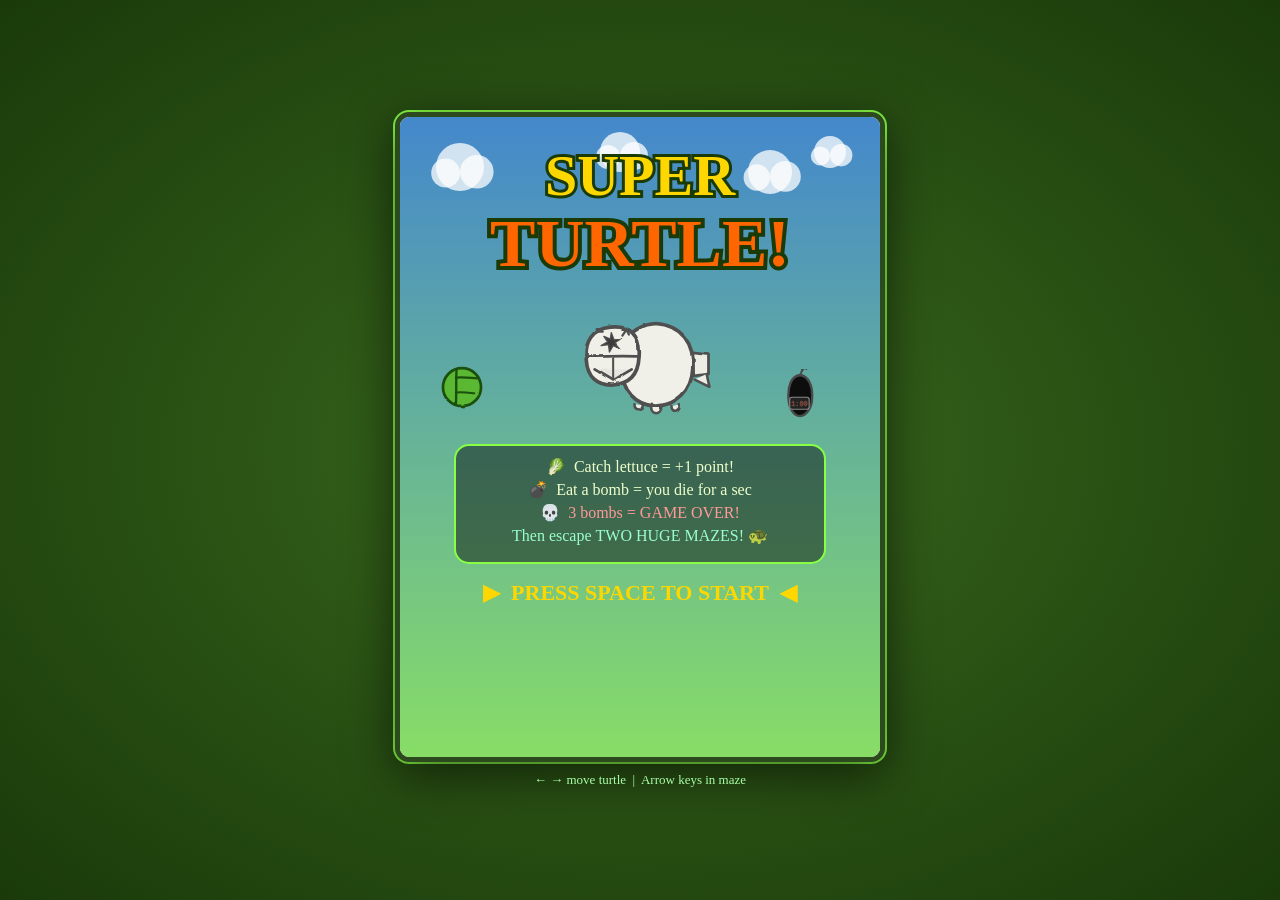
<file: super_turtle.html>
<!DOCTYPE html>
<html lang="en">
<head>
<meta charset="UTF-8">
<title>🐢 SUPER TURTLE!</title>
<style>
* { margin:0; padding:0; box-sizing:border-box; }
body {
  background: radial-gradient(ellipse at center, #3a6a1e 0%, #1a3a0a 100%);
  display:flex; flex-direction:column; align-items:center; justify-content:center;
  min-height:100vh; font-family:'Comic Sans MS','Chalkboard SE',cursive; user-select:none;
}
canvas {
  border:5px solid #2d4a1e; border-radius:14px;
  box-shadow:0 12px 50px rgba(0,0,0,0.6), 0 0 0 2px #88ff44;
  display:block; background:#eef8e0;
}
#hint { color:#aaffaa; font-size:13px; margin-top:10px; text-align:center; }
</style>
</head>
<body>
<canvas id="game" width="480" height="640"></canvas>
<div id="hint">← → move turtle &nbsp;|&nbsp; Arrow keys in maze</div>
<script>
const canvas = document.getElementById('game');
const ctx = canvas.getContext('2d');
const W=480, H=640;

// ─────────────────────────────────────────
//  SVG TRACINGS  (hand-traced from drawings)
// ─────────────────────────────────────────

// Shared rough-pencil filter snippet
const FILT = `<defs>
  <filter id="r" x="-15%" y="-15%" width="130%" height="130%">
    <feTurbulence type="fractalNoise" baseFrequency="0.045" numOctaves="4" seed="9" result="n"/>
    <feDisplacementMap in="SourceGraphic" in2="n" scale="2.8" xChannelSelector="R" yChannelSelector="G"/>
  </filter>
</defs>`;

// ── LETTUCE: round circle + F-shaped veins ───────────────────────────────────
// Traced from drawing: round shape with vertical spine + two horizontal bars
const SVG_LETTUCE = `<svg xmlns="http://www.w3.org/2000/svg" viewBox="0 0 68 68">${FILT}
<g filter="url(#r)" stroke="#1a5010" stroke-linecap="round" stroke-linejoin="round">
  <!-- outer circle -->
  <circle cx="34" cy="34" r="28" fill="#5ab830" stroke-width="4"/>
  <!-- vertical spine (slightly left of center) -->
  <path d="M26 8 C25 24 26 44 25 60" fill="none" stroke-width="3.5"/>
  <!-- top horizontal bar -->
  <path d="M25 20 C34 19 44 20 56 21" fill="none" stroke-width="3.2"/>
  <!-- middle horizontal bar (slightly shorter) -->
  <path d="M25 42 C33 41 42 42 52 43" fill="none" stroke-width="3.0"/>
</g></svg>`;

// ── BOMB: rounded oval body + 1:00 timer box + wick + flame  ─────────────────
// String removed; wick+arrow kept. Body is egg-shaped like drawing.
const SVG_BOMB = `<svg xmlns="http://www.w3.org/2000/svg" viewBox="0 0 66 96">${FILT}
<g filter="url(#r)" stroke="#484848" stroke-linecap="round" stroke-linejoin="round">
  <!-- bomb body (egg / teardrop oval) -->
  <path d="M13 54 C11 30 18 13 33 11 C48 13 56 30 54 54 C53 70 44 82 33 83 C22 82 14 70 13 54Z"
        fill="#111111" stroke-width="4"/>
  <!-- timer rectangle inside body -->
  <rect x="15" y="50" width="34" height="21" rx="4" fill="#222" stroke="#888" stroke-width="2"/>
  <!-- 1:00 text (no filter so it stays sharp) -->
  <text x="32" y="65" font-family="'Courier New',monospace" font-size="12"
        font-weight="bold" text-anchor="middle" fill="#ff3300"
        filter="none">1:00</text>
  <!-- wick stub (short curved line from top of body) -->
  <path d="M33 12 C35 6 37 2 40 -1" fill="none" stroke-width="3.5"/>
  <!-- arrow/flame at wick tip (like drawing) -->
  <path d="M36 2 L42 -2 L40 -10 L46 -5 L44 1" fill="none" stroke-width="2.8"/>
</g></svg>`;

// ── SUPER TURTLE: two overlapping ovals, flipper, face star, smile ────────────
// Body = large oval; face = smaller overlapping oval on right
// Face top: star eye shape + A-Z-A marks; face has horizontal divider; bottom: wedge smile
// Left: rectangular flipper + pointed lower flipper; bottom: 3 bumpy feet
const SVG_TURTLE = `<svg xmlns="http://www.w3.org/2000/svg" viewBox="0 0 162 122">${FILT}
<g filter="url(#r)" stroke="#505050" stroke-linecap="round" stroke-linejoin="round">
  <!-- left rectangular flipper -->
  <path d="M7 52 L7 73 L23 75 L24 50 Z" fill="#ededE5" stroke-width="3"/>
  <!-- lower pointed flipper -->
  <path d="M9 73 L6 87 L22 79" fill="#ededE5" stroke-width="2.8"/>

  <!-- main body oval (large, slightly asymmetric like hand-drawn) -->
  <path d="M24 67 C22 40 36 20 64 18 C92 20 103 40 101 68 C100 90 87 107 64 108 C41 107 25 91 24 67Z"
        fill="#f0f0e8" stroke-width="4"/>

  <!-- three bumpy feet at bottom of body -->
  <path d="M38 106 C38 114 47 116 47 108" fill="#ededE5" stroke-width="2.8"/>
  <path d="M58 109 C58 118 69 118 69 109" fill="#ededE5" stroke-width="2.8"/>
  <path d="M78 107 C78 114 87 113 87 106" fill="#ededE5" stroke-width="2.8"/>

  <!-- face oval (smaller, overlapping right side of body) -->
  <path d="M82 54 C80 30 93 20 113 22 C133 24 141 38 139 58 C138 76 127 86 110 85 C93 83 83 75 82 54Z"
        fill="#f0f0e8" stroke-width="4"/>

  <!-- horizontal line dividing face into top/bottom halves -->
  <path d="M82 54 C96 53 118 54 139 54" fill="none" stroke-width="3"/>

  <!-- STAR EYE (upper-right area of face, like the star in drawing) -->
  <path d="M112 28 L113 35 L120 32 L116 38 L123 42 L115 41 L114 49 L110 42 L103 45 L108 39 L101 34 L109 36 Z"
        fill="#3a3a3a" stroke-width="1.5"/>
  <!-- A Z A marks around star (the letter-like marks in drawing) -->
  <path d="M93 30 L96 24 L100 30" fill="none" stroke-width="2.5"/>
  <path d="M93 24 L100 24" fill="none" stroke-width="2"/>
  <path d="M121 27 L128 27 L121 24 L128 24" fill="none" stroke-width="2"/>

  <!-- lower face: wedge/angular smile (the angular mouth in drawing) -->
  <path d="M90 68 L110 80 L130 68" fill="#e5e5dd" stroke-width="3"/>
  <!-- vertical center line in lower face -->
  <path d="M110 55 L110 80" fill="none" stroke-width="2.2"/>
</g></svg>`;

// ── DEAD TURTLE (blep!): same body + XX eyes + tongue stick + blep text ──────
// Distinctive: XX instead of star, horizontal stick going right with curl at end
// "blep!" handwritten text upper-right
const SVG_DEAD = `<svg xmlns="http://www.w3.org/2000/svg" viewBox="0 0 162 130">${FILT}
<g filter="url(#r)" stroke="#505050" stroke-linecap="round" stroke-linejoin="round">
  <!-- left rectangular flipper -->
  <path d="M7 54 L7 74 L23 76 L24 52 Z" fill="#ededE5" stroke-width="3"/>
  <!-- lower flipper -->
  <path d="M9 74 L6 88 L22 80" fill="#ededE5" stroke-width="2.8"/>

  <!-- main body oval -->
  <path d="M24 68 C22 41 36 21 64 19 C92 21 103 41 101 69 C100 91 87 108 64 109 C41 108 25 92 24 68Z"
        fill="#f0f0e8" stroke-width="4"/>

  <!-- three bumpy feet -->
  <path d="M38 107 C38 115 47 117 47 109" fill="#ededE5" stroke-width="2.8"/>
  <path d="M58 110 C58 119 69 119 69 110" fill="#ededE5" stroke-width="2.8"/>
  <path d="M78 108 C78 115 87 114 87 107" fill="#ededE5" stroke-width="2.8"/>

  <!-- face oval -->
  <path d="M82 55 C80 31 93 21 113 23 C133 25 141 39 139 59 C138 77 127 87 110 86 C93 84 83 76 82 55Z"
        fill="#f0f0e8" stroke-width="4"/>

  <!-- horizontal divider -->
  <path d="M82 55 C96 54 118 55 139 55" fill="none" stroke-width="3"/>

  <!-- XX eyes (drawn like two X's in the upper face) -->
  <path d="M96 38 L106 48 M106 38 L96 48" fill="none" stroke-width="3.2"/>
  <path d="M116 36 L126 47 M126 36 L116 47" fill="none" stroke-width="3.2"/>

  <!-- tongue/stick: horizontal bar going right, then a loop (the blep stick from drawing) -->
  <path d="M100 67 L142 67" fill="none" stroke-width="3.8"/>
  <path d="M142 67 C148 62 152 70 144 72 C138 73 136 67 142 67" fill="none" stroke-width="2.5"/>

  <!-- "blep!" handwritten text (no displacement filter so it's legible) -->
  <text x="115" y="22" font-family="'Comic Sans MS',cursive" font-size="15"
        font-weight="bold" fill="#484848" filter="none">blep!</text>
</g></svg>`;

// ─────────────────────────────────────────
//  PRE-LOAD SVG IMAGES
// ─────────────────────────────────────────
const IMGS = {};
let imgsReady = 0;
function loadSVG(name, svgStr) {
  const img = new Image();
  img.onload  = () => imgsReady++;
  img.onerror = () => { console.warn('SVG load error:', name); imgsReady++; };
  img.src = 'data:image/svg+xml;charset=utf-8,' + encodeURIComponent(svgStr);
  IMGS[name] = img;
}
loadSVG('lettuce', SVG_LETTUCE);
loadSVG('bomb',    SVG_BOMB);
loadSVG('turtle',  SVG_TURTLE);
loadSVG('dead',    SVG_DEAD);

// ─────────────────────────────────────────
//  DRAW HELPERS
// ─────────────────────────────────────────
function rrect(x,y,w,h,r) {
  ctx.beginPath();
  ctx.moveTo(x+r,y); ctx.lineTo(x+w-r,y); ctx.arcTo(x+w,y,x+w,y+r,r);
  ctx.lineTo(x+w,y+h-r); ctx.arcTo(x+w,y+h,x+w-r,y+h,r);
  ctx.lineTo(x+r,y+h); ctx.arcTo(x,y+h,x,y+h-r,r);
  ctx.lineTo(x,y+r); ctx.arcTo(x,y,x+r,y,r);
  ctx.closePath();
}

// Draw from SVG image, optionally flipped horizontally
function drawImg(key, x, y, w, h, flipH) {
  const img = IMGS[key];
  ctx.save();
  if (flipH) { ctx.transform(-1,0,0,1, x+w, y); x=0; }
  else ctx.translate(x, y);
  ctx.drawImage(img, 0, 0, w, h);
  ctx.restore();
}

function drawLettuce(x, y, r) {
  // SVG viewBox 68×68 (circle); centre on (x,y)
  const s = r * 2.1;
  drawImg('lettuce', x - s*0.5, y - s*0.5, s, s);
}

function drawBomb(x, y, r) {
  // SVG viewBox 66×96; includes flame above (viewBox y starts at -10 via viewBox offset)
  const s = r * 2.1;
  drawImg('bomb', x - s*0.5, y - s*0.48, s, s*1.45);
}

function drawTurtleAlive(x, y, w, h, flipH) {
  // SVG viewBox 162×122
  drawImg('turtle', x, y, w, h, flipH);
}

function drawTurtleDead(x, y, w, h) {
  // SVG viewBox 162×130
  drawImg('dead', x, y, w, h, false);
}

// ─────────────────────────────────────────
//  GAME STATE
// ─────────────────────────────────────────
const S={TITLE:0,PLAY:1,DEAD:2,OVER:3,MAZE:4,WIN:5};
let state=S.TITLE;
let score=0, lives=3, frameCount=0, spawnTimer=0;
let fallSpeed=2.2, spawnRate=80;
let objects=[], popups=[];
let deadTimer=0, overTimer=0;
let titleFrame=0, winFrame=0;
const turtle={x:W/2, y:H-72, w:90, h:66};
let tFacing=1;

// ─────────────────────────────────────────
//  INPUT
// ─────────────────────────────────────────
const keys={};
document.addEventListener('keydown', e=>{
  if(!keys[e.key]){ keys[e.key]=true; onKeyPress(e.key); }
  if([' ','ArrowUp','ArrowDown','ArrowLeft','ArrowRight'].includes(e.key)) e.preventDefault();
});
document.addEventListener('keyup', e=>{ keys[e.key]=false; });

function onKeyPress(key) {
  if(state===S.TITLE  && (key===' '||key==='Enter')) return startGame();
  if(state===S.OVER   && overTimer>90)               return startMaze(0);
  if(state===S.MAZE)                                  return mazeMove(key);
  if(state===S.WIN    && (key===' '||key==='Enter'))  return nextMaze();
}

// ─────────────────────────────────────────
//  CATCHING GAME
// ─────────────────────────────────────────
function startGame(){
  state=S.PLAY; score=0; lives=3; frameCount=0;
  spawnTimer=0; spawnRate=80; fallSpeed=2.2;
  objects=[]; popups=[]; turtle.x=W/2; tFacing=1;
}
function spawnObj(){
  const isL=Math.random()<0.62;
  objects.push({type:isL?'L':'B', x:45+Math.random()*(W-90), y:-55,
    r:17+Math.random()*9, vy:fallSpeed*(0.78+Math.random()*0.55),
    wobble:Math.random()*Math.PI*2, wAmp:(Math.random()-0.5)*2.5});
}
function updatePlay(){
  frameCount++;
  if(frameCount%300===0){ fallSpeed=Math.min(fallSpeed+0.35,9); spawnRate=Math.max(spawnRate-8,26); }
  if(keys['ArrowLeft'] ||keys['a']){ turtle.x=Math.max(46,turtle.x-6); tFacing=-1; }
  if(keys['ArrowRight']||keys['d']){ turtle.x=Math.min(W-46,turtle.x+6); tFacing=1; }
  if(++spawnTimer>=spawnRate){ spawnObj(); spawnTimer=0; }
  for(let i=objects.length-1;i>=0;i--){
    const o=objects[i];
    o.y+=o.vy; o.wobble+=0.05;
    o.x=Math.max(22,Math.min(W-22,o.x+Math.sin(o.wobble)*o.wAmp));
    if(o.y>H+60){ objects.splice(i,1); continue; }
    const dx=o.x-turtle.x, dy=o.y-turtle.y;
    if(Math.sqrt(dx*dx+dy*dy)<o.r+30){
      objects.splice(i,1);
      if(o.type==='L'){
        score++;
        popups.push({x:turtle.x,y:turtle.y-20,text:'+1',life:50,color:'#228800'});
      } else {
        lives--;
        popups.push({x:turtle.x,y:turtle.y-20,text:'💥 OUCH!',life:80,color:'#cc2200'});
        if(lives<=0){ state=S.OVER; overTimer=0; }
        else         { state=S.DEAD; deadTimer=160; }
      }
    }
  }
  for(let i=popups.length-1;i>=0;i--){ popups[i].life--; popups[i].y-=0.8; if(popups[i].life<=0)popups.splice(i,1); }
}
function updateFallingOnly(){
  if(++spawnTimer>=spawnRate){ spawnObj(); spawnTimer=0; }
  for(let i=objects.length-1;i>=0;i--){
    const o=objects[i]; o.y+=o.vy; o.wobble+=0.05;
    o.x=Math.max(22,Math.min(W-22,o.x+Math.sin(o.wobble)*o.wAmp));
    if(o.y>H+60) objects.splice(i,1);
  }
  for(let i=popups.length-1;i>=0;i--){ popups[i].life--; popups[i].y-=0.8; if(popups[i].life<=0)popups.splice(i,1); }
}

function drawPlayScene(deadTurtle=false){
  const sky=ctx.createLinearGradient(0,0,0,H);
  sky.addColorStop(0,'#6ab8e8'); sky.addColorStop(0.65,'#b8e888'); sky.addColorStop(1,'#88cc44');
  ctx.fillStyle=sky; ctx.fillRect(0,0,W,H);
  // clouds
  ctx.fillStyle='rgba(255,255,255,0.82)';
  [[70,55,28],[180,38,22],[310,62,26],[400,42,20]].forEach(([cx,cy,r])=>{
    [[0,0,r],[r*.7,r*.2,r*.75],[-r*.6,r*.25,r*.65]].forEach(([ox,oy,rr])=>{
      ctx.beginPath(); ctx.arc(cx+ox,cy+oy,rr,0,Math.PI*2); ctx.fill();
    });
  });
  // ground
  ctx.fillStyle='#6ab030'; ctx.fillRect(0,H-48,W,48);
  ctx.fillStyle='#80cc3c'; ctx.fillRect(0,H-48,W,10);
  for(let gx=8;gx<W;gx+=18){
    ctx.fillStyle='#4a8c24'; ctx.beginPath();
    ctx.moveTo(gx,H-48); ctx.lineTo(gx+4,H-58); ctx.lineTo(gx+9,H-48); ctx.fill();
  }
  // HUD
  ctx.fillStyle='rgba(0,0,0,0.4)'; rrect(6,6,120,40,10); ctx.fill();
  rrect(W-126,6,120,40,10); ctx.fill();
  ctx.textBaseline='top'; ctx.textAlign='left';
  ctx.fillStyle='white'; ctx.font='bold 21px Comic Sans MS, cursive';
  ctx.fillText(`🥬 ${score}`,14,13);
  ctx.textAlign='right';
  ctx.fillStyle=lives<=1?'#ff5555':'white';
  ctx.fillText(`💣 × ${lives}`,W-10,13);
  // life dots
  for(let i=0;i<3;i++){
    ctx.fillStyle=i<(3-lives)?'#cc2222':'#88ff44';
    ctx.strokeStyle='#1a3a08'; ctx.lineWidth=2;
    ctx.beginPath(); ctx.arc(W/2-20+i*20,H-16,9,0,Math.PI*2); ctx.fill(); ctx.stroke();
  }
  // falling objects
  for(const o of objects){ o.type==='L'?drawLettuce(o.x,o.y,o.r):drawBomb(o.x,o.y,o.r); }
  // turtle
  if(deadTurtle){
    const sh=deadTimer>130?(Math.random()-0.5)*6:0;
    drawTurtleDead(turtle.x-turtle.w/2+sh,turtle.y-turtle.h/2+sh,turtle.w,turtle.h);
    if(Math.floor(deadTimer/12)%2===0){
      ctx.fillStyle='#ff3300'; ctx.font='bold 30px Comic Sans MS'; ctx.textAlign='center'; ctx.textBaseline='middle';
      ctx.fillText('💥 OUCH!! 💥',W/2,H/2-40);
    }
  } else {
    drawTurtleAlive(turtle.x-turtle.w/2, turtle.y-turtle.h/2, turtle.w, turtle.h, tFacing===-1);
  }
  // popups
  for(const p of popups){
    ctx.globalAlpha=Math.min(1,p.life/30);
    ctx.fillStyle=p.color; ctx.font='bold 22px Comic Sans MS';
    ctx.textAlign='center'; ctx.textBaseline='middle';
    ctx.fillText(p.text,p.x,p.y);
    ctx.globalAlpha=1;
  }
}

// ─────────────────────────────────────────
//  TITLE
// ─────────────────────────────────────────
function drawTitle(){
  titleFrame++;
  const sky=ctx.createLinearGradient(0,0,0,H);
  sky.addColorStop(0,'#4488cc'); sky.addColorStop(1,'#88dd66');
  ctx.fillStyle=sky; ctx.fillRect(0,0,W,H);
  ctx.fillStyle='rgba(255,255,255,0.75)';
  [[60,50,24],[220,35,20],[370,55,22],[430,35,16]].forEach(([cx,cy,r])=>{
    [[0,0,r],[r*.7,r*.2,r*.7],[-r*.6,r*.25,r*.6]].forEach(([ox,oy,rr])=>{
      ctx.beginPath(); ctx.arc(cx+ox,cy+oy,rr,0,Math.PI*2); ctx.fill();
    });
  });
  const b=Math.sin(titleFrame*0.055)*5;
  ctx.save(); ctx.translate(W/2,88+b); ctx.textAlign='center'; ctx.textBaseline='middle';
  ctx.font='bold 58px Comic Sans MS,cursive';
  ctx.strokeStyle='#1a3a08'; ctx.lineWidth=6; ctx.strokeText('SUPER',0,-24);
  ctx.fillStyle='#ffd700'; ctx.fillText('SUPER',0,-24);
  ctx.font='bold 68px Comic Sans MS,cursive';
  ctx.strokeStyle='#1a3a08'; ctx.lineWidth=8; ctx.strokeText('TURTLE!',0,44);
  ctx.fillStyle='#ff6600'; ctx.fillText('TURTLE!',0,44);
  ctx.restore();
  // big turtle on title
  drawTurtleAlive(W/2-75,190,150,112,true);
  // floating samples
  const fl=Math.sin(titleFrame*0.065)*8;
  drawLettuce(62,276+fl,22); drawBomb(400,264-fl,18);
  // instructions panel
  ctx.fillStyle='rgba(0,0,0,0.45)'; rrect(55,328,370,118,14); ctx.fill();
  ctx.strokeStyle='#88ff44'; ctx.lineWidth=2; rrect(55,328,370,118,14); ctx.stroke();
  ctx.textAlign='center'; ctx.textBaseline='top';
  ctx.font='16px Comic Sans MS,cursive';
  ctx.fillStyle='#eeffcc'; ctx.fillText('🥬  Catch lettuce = +1 point!',W/2,343);
  ctx.fillText('💣  Eat a bomb = you die for a sec',W/2,366);
  ctx.fillStyle='#ff9999'; ctx.fillText('💀  3 bombs = GAME OVER!',W/2,389);
  ctx.fillStyle='#99ffcc'; ctx.fillText('Then escape TWO HUGE MAZES! 🐢',W/2,412);
  if(Math.floor(titleFrame/28)%2===0){
    ctx.fillStyle='#ffd700'; ctx.font='bold 22px Comic Sans MS,cursive';
    ctx.fillText('▶  PRESS SPACE TO START  ◀',W/2,466);
  }
}

// ─────────────────────────────────────────
//  GAME OVER
// ─────────────────────────────────────────
function drawGameOver(){
  const grad=ctx.createLinearGradient(0,0,0,H);
  grad.addColorStop(0,'#220000'); grad.addColorStop(1,'#440011');
  ctx.fillStyle=grad; ctx.fillRect(0,0,W,H);
  const sh=overTimer<25?(Math.random()-0.5)*8:0;
  drawTurtleDead(W/2-74+sh,145+sh,148,118);
  ctx.textAlign='center'; ctx.textBaseline='top';
  ctx.font='bold 50px Comic Sans MS,cursive'; ctx.fillStyle='#ff4444';
  ctx.fillText('💥 BOOM! 💥',W/2,44);
  ctx.font='bold 38px Comic Sans MS,cursive'; ctx.fillStyle='#ffdd00';
  ctx.fillText('GAME OVER!',W/2,104);
  ctx.fillStyle='rgba(255,255,255,0.1)'; rrect(80,288,320,98,14); ctx.fill();
  ctx.strokeStyle='#ffdd00'; ctx.lineWidth=2; rrect(80,288,320,98,14); ctx.stroke();
  ctx.fillStyle='white'; ctx.font='bold 28px Comic Sans MS,cursive';
  ctx.fillText(`You caught ${score} 🥬`,W/2,302);
  const rating=score<5?'Baby steps! 🐣':score<15?'Nice munching! 🌟':score<30?'Lettuce Legend! 🏆':'TURTLE GOD!! 🐢👑';
  ctx.fillStyle='#aaffaa'; ctx.font='bold 22px Comic Sans MS,cursive';
  ctx.fillText(rating,W/2,348);
  if(overTimer>90&&Math.floor(overTimer/26)%2===0){
    ctx.fillStyle='#88ffcc'; ctx.font='bold 19px Comic Sans MS,cursive';
    ctx.fillText('▶  Any key → MAZE 1  ◀',W/2,412);
  }
  for(let i=0;i<3;i++){
    ctx.save(); ctx.translate(W/2-44+i*44,472); ctx.scale(0.85,0.85);
    drawBomb(0,0,18); ctx.restore();
  }
}

// ─────────────────────────────────────────
//  PROCEDURAL MAZE GENERATOR
//  Uses recursive-backtracker (depth-first).
//  Guarantees: every cell reachable, one solution path, lots of dead ends.
//  0=open  1=wall  3=lettuce(goal)  4=bomb
// ─────────────────────────────────────────

// Two difficulty configs:
//   LW/LH  = logical cell grid (bigger = harder, longer path)
//   bombs  = number of bombs scattered through maze
const MAZE_CFG = [
  { LW:11, LH:13, bombs:10, name:'MAZE 1' },      // 23×27 display grid
  { LW:15, LH:18, bombs:20, name:'MAZE 2 💀💀' }, // 31×37 display grid
];
const MAZE_TOTAL = MAZE_CFG.length;

function buildMaze(cfg) {
  const {LW, LH, bombs} = cfg;
  const DW = LW*2+1, DH = LH*2+1;

  // Start all cells as walls
  const grid = Array.from({length:DH}, () => Array(DW).fill(1));
  // Open all logical cell centres
  for(let r=0;r<LH;r++) for(let c=0;c<LW;c++) grid[r*2+1][c*2+1]=0;

  // Recursive backtracker — carves passages by knocking out walls
  const vis = Array.from({length:LH}, ()=>Array(LW).fill(false));
  // Iterative DFS to avoid any stack-depth worries on large mazes
  const stack = [[0,0]];
  vis[0][0]=true;
  while(stack.length){
    const [c,r] = stack[stack.length-1];
    const dirs = [[0,-1],[1,0],[0,1],[-1,0]].filter(([dc,dr])=>{
      const nc=c+dc, nr=r+dr;
      return nc>=0&&nc<LW&&nr>=0&&nr<LH&&!vis[nr][nc];
    });
    if(dirs.length===0){ stack.pop(); continue; }
    // Pick a random unvisited neighbour
    const [dc,dr] = dirs[Math.floor(Math.random()*dirs.length)];
    const nc=c+dc, nr=r+dr;
    // Knock out the wall between current and neighbour
    grid[r*2+1+dr][c*2+1+dc]=0;
    vis[nr][nc]=true;
    stack.push([nc,nr]);
  }

  // Place goal at bottom-right logical cell
  grid[DH-2][DW-2]=3;

  // Scatter bombs — avoid start region (top-left 3×3 display cells) and goal cell
  const candidates=[];
  for(let r=0;r<DH;r++) for(let c=0;c<DW;c++){
    if(grid[r][c]===0 && !(r<=3&&c<=3) && !(r>=DH-3&&c>=DW-3)) candidates.push([r,c]);
  }
  // Fisher-Yates shuffle candidates
  for(let i=candidates.length-1;i>0;i--){
    const j=Math.floor(Math.random()*(i+1));
    [candidates[i],candidates[j]]=[candidates[j],candidates[i]];
  }
  candidates.slice(0, Math.min(bombs, candidates.length)).forEach(([r,c])=>{ grid[r][c]=4; });

  // Cell pixel size — fill canvas width, leave 52px header
  const CW = Math.floor(W / DW);
  const CH = Math.floor((H-52) / DH);

  return { grid, DW, DH, CW, CH };
}

let mazeCfg, mazeData, mPos, mFacing, mBombed, mBombTimer, mLevel;

function startMaze(level){
  state=S.MAZE; mLevel=level;
  mazeCfg=MAZE_CFG[level];
  mazeData=buildMaze(mazeCfg);
  mPos={c:1,r:1}; mFacing=1; mBombed=false; mBombTimer=0;
}
function nextMaze(){
  if(mLevel<MAZE_TOTAL-1) startMaze(mLevel+1);
  else { state=S.TITLE; titleFrame=0; }
}

function mazeMove(key){
  if(mBombed) return;
  const {grid,DW,DH}=mazeData;
  let {c,r}=mPos;
  if(key==='ArrowUp')    r--;
  if(key==='ArrowDown')  r++;
  if(key==='ArrowLeft')  { c--; mFacing=-1; }
  if(key==='ArrowRight') { c++; mFacing= 1; }
  if(r<0||r>=DH||c<0||c>=DW) return;
  const cell=grid[r][c];
  if(cell===1) return;
  mPos={c,r};
  if(cell===3)      { winFrame=0; state=S.WIN; }
  else if(cell===4) { grid[r][c]=0; mBombed=true; mBombTimer=110; }
}

function drawMaze(){
  const {grid,DW,DH,CW,CH}=mazeData;
  ctx.fillStyle='#1a2a0a'; ctx.fillRect(0,0,W,H);
  // stars bg
  ctx.fillStyle='rgba(255,255,255,0.4)';
  [[35,28],[160,14],[305,22],[425,38],[90,9],[385,17],[240,6]].forEach(([sx,sy])=>{
    ctx.beginPath(); ctx.arc(sx,sy,1.5,0,Math.PI*2); ctx.fill();
  });
  // header
  ctx.textAlign='center'; ctx.textBaseline='top';
  ctx.fillStyle='#88ff44'; ctx.font='bold 17px Comic Sans MS,cursive';
  ctx.fillText(`🐢  ${mazeCfg.name}  —  Get the lettuce! 🥬`, W/2, 7);
  ctx.fillStyle='#88ff88'; ctx.font='12px Comic Sans MS,cursive';
  ctx.fillText('Arrow keys  •  Avoid the BOMBS!', W/2, 30);

  const MY=52;
  // cells
  for(let r=0;r<DH;r++){
    for(let c=0;c<DW;c++){
      const px=c*CW, py=MY+r*CH, cell=grid[r][c];
      if(cell===1){
        ctx.fillStyle='#2a4a14'; ctx.fillRect(px,py,CW,CH);
        if(CH>6){ ctx.fillStyle='#3a6a1c'; ctx.fillRect(px+1,py+1,CW-2,Math.min(4,CH-2)); }
      } else {
        ctx.fillStyle='#edfde0'; ctx.fillRect(px,py,CW,CH);
      }
      if(cell===4){
        const br=Math.min(CW,CH)*0.34;
        drawBomb(px+CW/2, py+CH/2+br*0.1, br);
      } else if(cell===3){
        const lr=Math.min(CW,CH)*0.36;
        const gl=ctx.createRadialGradient(px+CW/2,py+CH/2,1,px+CW/2,py+CH/2,lr*1.6);
        gl.addColorStop(0,'rgba(100,255,60,0.5)'); gl.addColorStop(1,'rgba(100,255,60,0)');
        ctx.fillStyle=gl; ctx.beginPath(); ctx.arc(px+CW/2,py+CH/2,lr*1.6,0,Math.PI*2); ctx.fill();
        drawLettuce(px+CW/2, py+CH/2, lr);
      }
    }
  }
  // maze turtle
  const px=mPos.c*CW, py=MY+mPos.r*CH;
  if(mBombed){
    drawTurtleDead(px+1,py+1,CW-2,CH-2);
    if(mBombTimer>0){
      ctx.fillStyle='#ff4400'; ctx.font='bold 13px Comic Sans MS';
      ctx.textAlign='center'; ctx.fillText('💥',px+CW/2,py-4);
    }
  } else {
    drawTurtleAlive(px+1,py+1,CW-2,CH-2,mFacing===-1);
  }
  // border
  ctx.strokeStyle='#66cc22'; ctx.lineWidth=2;
  ctx.strokeRect(0,MY,DW*CW,DH*CH);
}

// ─────────────────────────────────────────
//  WIN SCREEN
// ─────────────────────────────────────────
const confetti=Array.from({length:45},()=>({
  x:Math.random()*W, y:Math.random()*H,
  vx:(Math.random()-0.5)*3, vy:1+Math.random()*2,
  r:3+Math.random()*5,
  color:`hsl(${Math.random()*360},90%,65%)`,
  spin:Math.random()*0.25-0.12
}));

function drawWin(){
  winFrame++;
  const grad=ctx.createLinearGradient(0,0,0,H);
  grad.addColorStop(0,'#004422'); grad.addColorStop(1,'#007744');
  ctx.fillStyle=grad; ctx.fillRect(0,0,W,H);
  confetti.forEach(p=>{
    p.x=(p.x+p.vx+W)%W; p.y=(p.y+p.vy)%H;
    ctx.save(); ctx.translate(p.x,p.y); ctx.rotate(winFrame*p.spin);
    ctx.fillStyle=p.color; ctx.fillRect(-p.r/2,-p.r/2,p.r,p.r); ctx.restore();
  });
  const b=Math.sin(winFrame*0.09)*7;
  ctx.textAlign='center'; ctx.textBaseline='top';
  ctx.font='bold 56px Comic Sans MS,cursive';
  ctx.strokeStyle='#1a4a0a'; ctx.lineWidth=7; ctx.strokeText('🎉 YAY!! 🎉',W/2,50+b);
  ctx.fillStyle='#ffd700'; ctx.fillText('🎉 YAY!! 🎉',W/2,50+b);
  drawTurtleAlive(W/2-80,145,152,114,true);
  drawLettuce(W/2+58,178,33);
  ctx.font='bold 24px Comic Sans MS,cursive'; ctx.fillStyle='white';
  ctx.fillText('Super Turtle got the',W/2,295);
  ctx.fillStyle='#88ff44'; ctx.font='bold 30px Comic Sans MS,cursive';
  ctx.fillText('LETTUCE!! 🥬✨',W/2,328);
  if(mLevel<MAZE_TOTAL-1){
    ctx.fillStyle='#ffcc44'; ctx.font='bold 20px Comic Sans MS,cursive';
    ctx.fillText(`MAZE ${mLevel+2} awaits... 😱`,W/2,378);
    if(Math.floor(winFrame/28)%2===0){
      ctx.fillStyle='#aaffcc'; ctx.font='bold 19px Comic Sans MS,cursive';
      ctx.fillText('▶  SPACE → NEXT MAZE  ◀',W/2,426);
    }
  } else {
    ctx.fillStyle='#ffcc44'; ctx.font='bold 22px Comic Sans MS,cursive';
    ctx.fillText(`Total score: ${score} lettuces`,W/2,378);
    ctx.fillText('YOU BEAT EVERYTHING!! 👑',W/2,410);
    if(Math.floor(winFrame/28)%2===0){
      ctx.fillStyle='#aaffcc'; ctx.font='bold 19px Comic Sans MS,cursive';
      ctx.fillText('▶  SPACE to play again!  ◀',W/2,456);
    }
  }
}

// ─────────────────────────────────────────
//  MAIN LOOP
// ─────────────────────────────────────────
function loop(){
  ctx.clearRect(0,0,W,H);
  ctx.textBaseline='alphabetic';
  switch(state){
    case S.TITLE: drawTitle(); break;
    case S.PLAY:  updatePlay(); drawPlayScene(false); break;
    case S.DEAD:
      deadTimer--; updateFallingOnly(); drawPlayScene(true);
      if(deadTimer<=0) state=S.PLAY;
      break;
    case S.OVER: overTimer++; drawGameOver(); break;
    case S.MAZE:
      if(mBombTimer>0&&--mBombTimer<=0) mBombed=false;
      drawMaze(); break;
    case S.WIN: drawWin(); break;
  }
  requestAnimationFrame(loop);
}
loop();
</script>
</body>
</html>
</file>
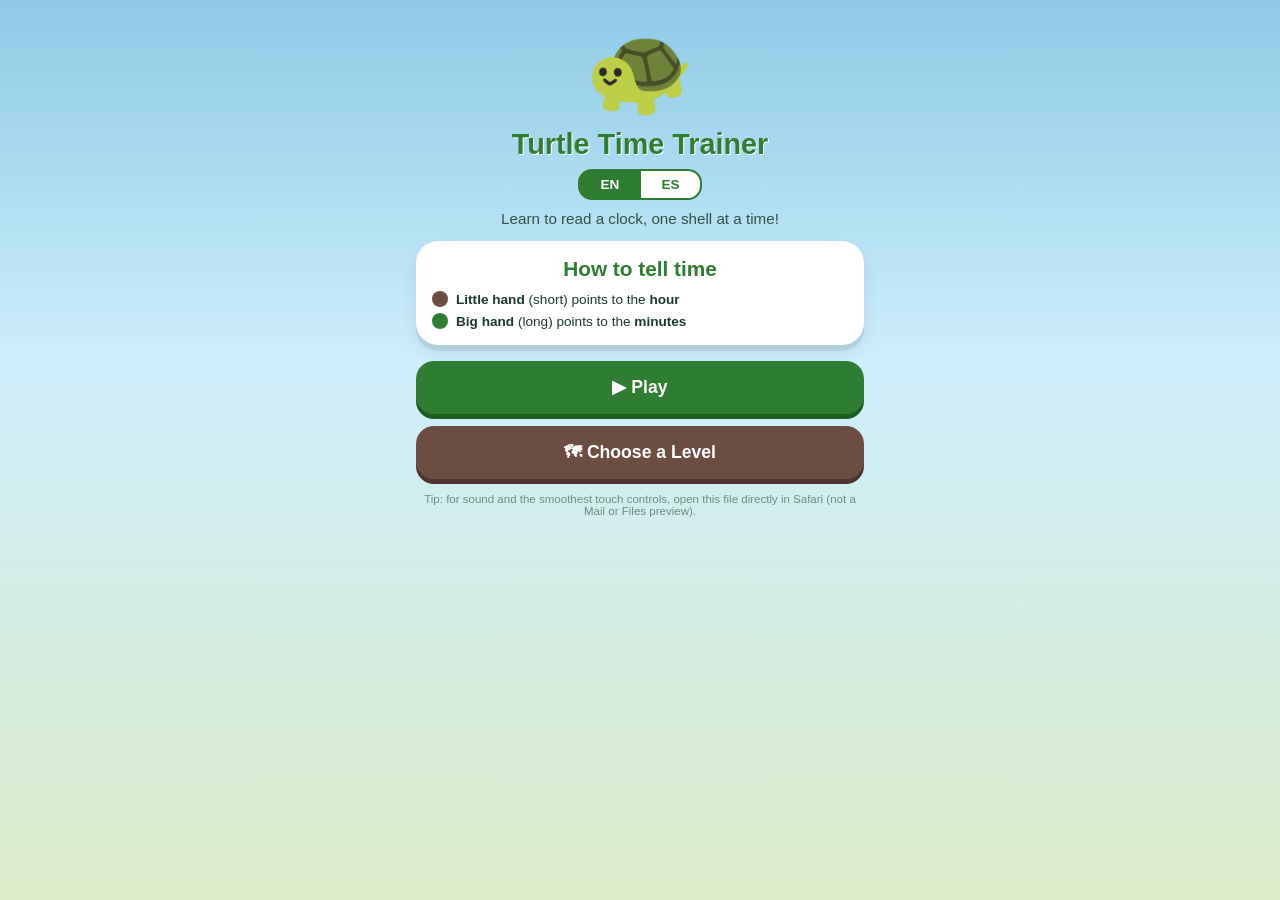
<file: turtle-time-trainer.html>
<!DOCTYPE html>
<html lang="en">
<head>
<meta charset="UTF-8">
<meta name="viewport" content="width=device-width, initial-scale=1, maximum-scale=1, user-scalable=no, viewport-fit=cover">
<title>Turtle Time Trainer 🐢</title>
<style>
  :root{
    --shell-dark:#2e7d32;
    --shell-mid:#43a047;
    --shell-light:#81c784;
    --shell-pale:#dcedc8;
    --sand:#fff8e1;
    --sky1:#8ecae6;
    --sky2:#cdeefd;
    --brown:#6d4c41;
    --brown-dark:#4e342e;
    --accent:#ff7043;
    --ink:#1b3a2b;
    --danger:#e53935;
  }
  *{box-sizing:border-box; -webkit-tap-highlight-color:transparent;}
  html,body{margin:0;padding:0;height:100%;}
  body{
    font-family:'Trebuchet MS','Segoe UI',Verdana,sans-serif;
    background:linear-gradient(180deg,var(--sky1) 0%,var(--sky2) 40%,var(--shell-pale) 100%);
    color:var(--ink);
    min-height:100vh;
    overscroll-behavior:none;
  }
  #app{
    max-width:480px;
    margin:0 auto;
    min-height:100vh;
    display:flex;
    flex-direction:column;
    position:relative;
    overflow-x:hidden;
  }
  .screen{display:none; flex-direction:column; flex:1; padding:18px 16px 34px;}
  .screen.active{display:flex;}

  h1{font-size:1.8rem; margin:6px 0 2px; text-align:center; color:var(--shell-dark); text-shadow:1px 1px 0 #fff;}
  h2{font-size:1.3rem; margin:4px 0 10px; text-align:center; color:var(--shell-dark);}
  p.sub{text-align:center; margin:0 0 14px; color:var(--ink); opacity:.85; font-size:.95rem;}

  .card{
    background:#fff;
    border-radius:22px;
    padding:16px 16px;
    box-shadow:0 6px 0 rgba(0,0,0,.08), 0 8px 18px rgba(0,0,0,.08);
    margin-bottom:16px;
  }

  .mascot-big{font-size:5.5rem; text-align:center; animation:idleBob 2.4s ease-in-out infinite;}
  @keyframes idleBob{0%,100%{transform:translateY(0) rotate(-2deg);}50%{transform:translateY(-10px) rotate(2deg);}}

  .btn{
    display:block;
    width:100%;
    background:var(--shell-dark);
    color:#fff;
    border:none;
    border-radius:18px;
    padding:16px 18px;
    font-size:1.1rem;
    font-weight:700;
    box-shadow:0 5px 0 #1b5e20;
    touch-action:manipulation;
    cursor:pointer;
    margin-bottom:12px;
    transition:transform .05s;
  }
  .btn:active{transform:translateY(4px); box-shadow:0 1px 0 #1b5e20;}
  .btn.secondary{background:var(--brown); box-shadow:0 5px 0 var(--brown-dark);}
  .btn.secondary:active{box-shadow:0 1px 0 var(--brown-dark);}
  .btn.accent{background:var(--accent); box-shadow:0 5px 0 #bf360c;}
  .btn.accent:active{box-shadow:0 1px 0 #bf360c;}
  .btn.small{padding:10px 14px; font-size:.9rem; box-shadow:0 4px 0 rgba(0,0,0,.15); width:auto;}
  .btn:disabled{opacity:.45; box-shadow:none; cursor:default;}

  .legend{display:flex; flex-direction:column; gap:6px; font-size:.85rem; margin-top:2px;}
  .legend .row{display:flex; align-items:center; gap:8px;}
  .dot{width:16px;height:16px;border-radius:50%;display:inline-block;flex:none;}
  .dot-hour{background:var(--brown);}
  .dot-minute{background:var(--shell-dark);}

  /* Level select */
  .level-grid{display:grid; grid-template-columns:repeat(2,1fr); gap:12px; margin-top:6px;}
  .level-btn{
    background:var(--shell-mid);
    color:#fff;
    border:none;
    border-radius:18px;
    padding:14px 10px;
    text-align:center;
    box-shadow:0 5px 0 #2e7d32;
    font-weight:700;
    cursor:pointer;
  }
  .level-btn .num{font-size:1.4rem; display:block;}
  .level-btn .name{font-size:.72rem; font-weight:600; opacity:.95; display:block; margin-top:2px;}
  .level-btn.locked{background:#9e9e9e; box-shadow:0 5px 0 #616161; opacity:.7; cursor:default;}
  .level-btn:active:not(.locked){transform:translateY(4px); box-shadow:0 1px 0 #2e7d32;}
  .reset-link{text-align:center; font-size:.75rem; color:#607d8b; margin-top:8px; text-decoration:underline; cursor:pointer;}

  /* Game screen */
  .topbar{display:flex; align-items:center; justify-content:space-between; margin-bottom:8px;}
  .topbar .lvl-label{font-weight:700; color:var(--shell-dark); font-size:.95rem;}
  .topbar .score-label{font-weight:700; color:var(--brown); font-size:.95rem;}
  .back-x{background:none; border:none; font-size:1.3rem; cursor:pointer; color:var(--brown);}
  .topbar-right{display:flex; align-items:center; gap:2px;}

  .dots{display:flex; gap:5px; justify-content:center; margin:6px 0 12px; flex-wrap:wrap;}
  .qdot{width:11px; height:11px; border-radius:50%; background:#c8d6c8; border:2px solid #fff;}
  .qdot.current{outline:2px solid var(--accent); outline-offset:1px;}
  .qdot.correct{background:var(--shell-dark);}
  .qdot.wrong{background:var(--danger);}

  .question-banner{
    background:#fff;
    border-radius:20px;
    padding:14px 16px;
    text-align:center;
    font-size:1.25rem;
    font-weight:700;
    box-shadow:0 4px 12px rgba(0,0,0,.1);
    margin-bottom:10px;
    min-height:1.4em;
  }

  .clock-wrap{display:flex; justify-content:center; margin:6px 0 8px;}
  #clockSvg{width:100%; max-width:300px; height:auto; touch-action:none; user-select:none;}
  #clockSvg.shake{animation:shakeAnim .4s;}
  @keyframes shakeAnim{0%,100%{transform:translateX(0);}20%{transform:translateX(-8px);}40%{transform:translateX(8px);}60%{transform:translateX(-6px);}80%{transform:translateX(6px);}}

  .hand{stroke-linecap:round;}
  .hour-hand-line{stroke:var(--brown); stroke-width:9;}
  .minute-hand-line{stroke:var(--shell-dark); stroke-width:6;}
  .knob{cursor:grab; filter:drop-shadow(0 2px 2px rgba(0,0,0,.25));}
  .hour-knob{fill:var(--brown);}
  .minute-knob{fill:var(--shell-dark);}
  .hand-group.transition{transition:transform .6s cubic-bezier(.34,1.56,.64,1);}

  .feedback{text-align:center; min-height:1.5em; font-weight:700; font-size:1.02rem; margin-bottom:8px;}
  .feedback.ok{color:var(--shell-dark);}
  .feedback.bad{color:var(--danger);}
  .feedback.reveal{color:var(--brown);}

  .check-row{display:flex; gap:10px;}
  .check-row .btn{margin-bottom:0;}

  /* Results screen */
  .results-emoji{font-size:4.2rem; text-align:center; margin-bottom:6px;}
  .score-big{text-align:center; font-size:2rem; font-weight:800; color:var(--shell-dark); margin-bottom:4px;}
  .score-msg{text-align:center; font-size:1.05rem; margin-bottom:16px;}

  /* Turtle celebration overlay */
  .turtle-stage{
    position:fixed; inset:0;
    display:flex; align-items:center; justify-content:center;
    background:rgba(0,0,0,0);
    opacity:0; pointer-events:none;
    transition:opacity .25s, background .25s;
    z-index:80;
  }
  .turtle-stage.show{opacity:1; background:rgba(20,30,20,.18);}
  .turtle-stage-inner{position:relative; width:260px; height:260px;}
  .turtle-emoji{position:absolute; left:50%; top:50%; transform:translate(-50%,-50%); font-size:96px; line-height:1; filter:drop-shadow(0 6px 8px rgba(0,0,0,.25));}
  .acc{position:absolute; display:none; font-size:46px; transform:translate(-50%,-50%); left:50%; top:50%;}
  .acc-hat{top:27%; font-size:38px;}
  .acc-crown{top:23%; font-size:34px;}
  .acc-cape{top:56%; font-size:66px; z-index:0;}
  .acc-sword{left:80%; top:44%;}
  .acc-glasses{left:41%; top:36%; font-size:28px;}
  .acc-board{top:84%;}
  .acc-stars{top:6%; font-size:38px;}
  .turtle-emoji{z-index:1;}
  .confetti-layer{position:absolute; inset:0; overflow:visible; pointer-events:none;}
  .confetti-piece{position:absolute; top:-14px; width:9px; height:9px; border-radius:2px; animation-name:confettiFall; animation-timing-function:linear; animation-fill-mode:forwards;}
  @keyframes confettiFall{0%{transform:translateY(0) rotate(0deg); opacity:1;}100%{transform:translateY(280px) rotate(420deg); opacity:0;}}
  .celebrate-text{position:absolute; bottom:-6px; left:50%; transform:translateX(-50%); font-weight:800; color:#fff; text-shadow:0 2px 4px rgba(0,0,0,.4); font-size:1.1rem; white-space:nowrap;}

  /* SO MANY TURTLES mega celebration */
  .turtle-swarm{position:fixed; inset:0; pointer-events:none; z-index:85; overflow:hidden; opacity:0; transition:opacity .25s; background:radial-gradient(circle at 50% 35%, rgba(255,255,255,.3), rgba(0,0,0,.15));}
  .turtle-swarm.show{opacity:1;}
  .swarm-turtle{position:absolute; will-change:transform; filter:drop-shadow(0 3px 4px rgba(0,0,0,.3));}
  @keyframes swarmFloat{0%{transform:translateY(0) rotate(0deg);}50%{transform:translateY(-30px) rotate(15deg);}100%{transform:translateY(0) rotate(-15deg);}}
  @keyframes swarmSpin{0%{transform:rotate(0deg) scale(1);}50%{transform:rotate(180deg) scale(1.25);}100%{transform:rotate(360deg) scale(1);}}
  @keyframes swarmBounce{0%{transform:translateY(0);}50%{transform:translateY(-45px);}100%{transform:translateY(0);}}
  .mega-text{position:fixed; top:12%; left:50%; transform:translateX(-50%) scale(1); font-size:1.7rem; font-weight:900; color:#fff; text-shadow:0 3px 0 #d84315, 0 6px 14px rgba(0,0,0,.45); text-align:center; z-index:90; opacity:0; pointer-events:none; transition:opacity .2s; animation:megaPulse .5s ease-in-out infinite alternate; width:90%;}
  .mega-text.show{opacity:1;}
  @keyframes megaPulse{0%{transform:translateX(-50%) scale(1) rotate(-2deg);}100%{transform:translateX(-50%) scale(1.12) rotate(2deg);}}

  /* ---- Per-question movement patterns: a big pool, one picked at random
         (never the same twice in a row) every time he gets an answer right ---- */
  @keyframes moveBounceDance{0%{transform:translate(-50%,-50%) translateY(0) rotate(0);}20%{transform:translate(-50%,-50%) translateY(-40px) rotate(-6deg);}40%{transform:translate(-50%,-50%) translateY(0) rotate(0);}60%{transform:translate(-50%,-50%) translateY(-30px) rotate(6deg);}80%{transform:translate(-50%,-50%) translateY(0) rotate(0);}100%{transform:translate(-50%,-50%) translateY(0) rotate(0);}}
  @keyframes moveDiagonalZoom{0%{transform:translate(-50%,-50%) translate(-90px,90px) scale(.7);}50%{transform:translate(-50%,-50%) translate(60px,-60px) scale(1.15);}100%{transform:translate(-50%,-50%) translate(0,0) scale(1);}}
  @keyframes moveSwirlSpiral{0%{transform:translate(-50%,-50%) translate(80px,0) rotate(0deg) scale(.6);}25%{transform:translate(-50%,-50%) translate(0,-80px) rotate(180deg) scale(.8);}50%{transform:translate(-50%,-50%) translate(-50px,0) rotate(360deg) scale(.9);}75%{transform:translate(-50%,-50%) translate(0,40px) rotate(540deg) scale(1);}100%{transform:translate(-50%,-50%) translate(0,0) rotate(720deg) scale(1);}}
  @keyframes moveFigureEight{0%{transform:translate(-50%,-50%) translate(0,0);}12%{transform:translate(-50%,-50%) translate(-60px,-40px);}25%{transform:translate(-50%,-50%) translate(-90px,0);}37%{transform:translate(-50%,-50%) translate(-60px,40px);}50%{transform:translate(-50%,-50%) translate(0,0);}62%{transform:translate(-50%,-50%) translate(60px,-40px);}75%{transform:translate(-50%,-50%) translate(90px,0);}87%{transform:translate(-50%,-50%) translate(60px,40px);}100%{transform:translate(-50%,-50%) translate(0,0);}}
  @keyframes moveZigzagDash{0%{transform:translate(-50%,-50%) translate(-120px,0);}20%{transform:translate(-50%,-50%) translate(-70px,-40px);}40%{transform:translate(-50%,-50%) translate(-20px,20px);}60%{transform:translate(-50%,-50%) translate(30px,-30px);}80%{transform:translate(-50%,-50%) translate(70px,15px);}100%{transform:translate(-50%,-50%) translate(0,0);}}
  @keyframes moveSnakeWave{0%{transform:translate(-50%,-50%) translate(-90px,-20px) rotate(-10deg);}25%{transform:translate(-50%,-50%) translate(-45px,10px) rotate(10deg);}50%{transform:translate(-50%,-50%) translate(0,-15px) rotate(-8deg);}75%{transform:translate(-50%,-50%) translate(45px,10px) rotate(8deg);}100%{transform:translate(-50%,-50%) translate(0,0) rotate(0);}}
  @keyframes movePendulumSwing{0%{transform:translate(-50%,-50%) rotate(-55deg);}30%{transform:translate(-50%,-50%) rotate(40deg);}55%{transform:translate(-50%,-50%) rotate(-25deg);}75%{transform:translate(-50%,-50%) rotate(15deg);}90%{transform:translate(-50%,-50%) rotate(-6deg);}100%{transform:translate(-50%,-50%) rotate(0deg);}}
  @keyframes moveMoonwalkSlide{0%{transform:translate(-50%,-50%) translate(100px,0) scaleX(-1);}50%{transform:translate(-50%,-50%) translate(-40px,0) scaleX(-1);}80%{transform:translate(-50%,-50%) translate(10px,0) scaleX(1);}100%{transform:translate(-50%,-50%) translate(0,0) scaleX(1);}}
  @keyframes moveTripleHop{0%{transform:translate(-50%,-50%) translateY(0) scale(1);}10%{transform:translate(-50%,-50%) translateY(-70px) scale(1.05);}20%{transform:translate(-50%,-50%) translateY(0) scale(.95);}35%{transform:translate(-50%,-50%) translateY(-45px) scale(1.03);}45%{transform:translate(-50%,-50%) translateY(0) scale(.97);}60%{transform:translate(-50%,-50%) translateY(-25px) scale(1.02);}70%{transform:translate(-50%,-50%) translateY(0) scale(1);}100%{transform:translate(-50%,-50%) translateY(0) scale(1);}}
  @keyframes moveBalletTwirl{0%{transform:translate(-50%,-50%) rotate(0deg) scale(1);}50%{transform:translate(-50%,-50%) rotate(360deg) scale(1.2);}100%{transform:translate(-50%,-50%) rotate(720deg) scale(1);}}
  @keyframes moveShimmyShake{0%{transform:translate(-50%,-50%) translateX(0) rotate(0);}10%{transform:translate(-50%,-50%) translateX(-18px) rotate(-8deg);}20%{transform:translate(-50%,-50%) translateX(18px) rotate(8deg);}30%{transform:translate(-50%,-50%) translateX(-18px) rotate(-8deg);}40%{transform:translate(-50%,-50%) translateX(18px) rotate(8deg);}50%{transform:translate(-50%,-50%) translateX(-12px) rotate(-5deg);}60%{transform:translate(-50%,-50%) translateX(12px) rotate(5deg);}70%{transform:translate(-50%,-50%) translateX(-6px) rotate(0);}80%{transform:translate(-50%,-50%) translateX(6px) rotate(0);}100%{transform:translate(-50%,-50%) translateX(0) rotate(0);}}
  @keyframes moveRocketZoomIn{0%{transform:translate(-50%,-50%) translate(0,-200px) scale(.3); opacity:0;}60%{transform:translate(-50%,-50%) translate(0,20px) scale(1.15); opacity:1;}80%{transform:translate(-50%,-50%) translate(0,-10px) scale(.95); opacity:1;}100%{transform:translate(-50%,-50%) translate(0,0) scale(1); opacity:1;}}
  @keyframes moveHeartbeatPulse{0%,100%{transform:translate(-50%,-50%) scale(1);}14%{transform:translate(-50%,-50%) scale(1.3);}28%{transform:translate(-50%,-50%) scale(1);}42%{transform:translate(-50%,-50%) scale(1.25);}56%{transform:translate(-50%,-50%) scale(1);}}
  @keyframes moveOrbitCircle{0%{transform:translate(-50%,-50%) translate(70px,0) rotate(0deg);}25%{transform:translate(-50%,-50%) translate(0,70px) rotate(90deg);}50%{transform:translate(-50%,-50%) translate(-70px,0) rotate(180deg);}75%{transform:translate(-50%,-50%) translate(0,-70px) rotate(270deg);}100%{transform:translate(-50%,-50%) translate(0,0) rotate(360deg);}}
  @keyframes moveJellyWiggle{0%,100%{transform:translate(-50%,-50%) scale(1,1);}20%{transform:translate(-50%,-50%) scale(1.3,.7);}40%{transform:translate(-50%,-50%) scale(.7,1.3);}60%{transform:translate(-50%,-50%) scale(1.2,.8);}80%{transform:translate(-50%,-50%) scale(.9,1.1);}}

  /* ---- Level-specific costume flourishes: a filter or an accessory that
         always belongs to that level, layered on top of the random movement ---- */
  @keyframes flavorInvert{0%,100%{filter:invert(0);}20%{filter:invert(1);}40%{filter:invert(0);}60%{filter:invert(1);}80%{filter:invert(0);}}
  @keyframes flavorDisco{0%{filter:hue-rotate(0deg);}100%{filter:hue-rotate(360deg);}}

  /* Level 4: top hat drop */
  @keyframes lvl4Hat{0%{opacity:0; transform:translate(-50%,-50%) translateY(-150px) rotate(-30deg);}60%{opacity:1; transform:translate(-50%,-50%) translateY(6px) rotate(10deg);}80%{transform:translate(-50%,-50%) translateY(-8px) rotate(-4deg);}100%{opacity:1; transform:translate(-50%,-50%) translateY(0) rotate(0);}}
  .turtle-stage.lvl-4 .acc-hat{display:block; animation:lvl4Hat 1s ease-out forwards;}

  /* Level 5: sword slash */
  @keyframes lvl5Sword{0%{opacity:0; transform:translate(-50%,-50%) rotate(-110deg);}25%{opacity:1;}50%{transform:translate(-50%,-50%) rotate(80deg);}100%{transform:translate(-50%,-50%) rotate(15deg); opacity:1;}}
  .turtle-stage.lvl-5 .acc-sword{display:block; animation:lvl5Sword .9s ease-in-out;}

  /* Level 6: superman cape */
  @keyframes lvl6Cape{0%{opacity:0; transform:translate(-50%,-50%) translateY(-14px) skewX(0deg);}20%{opacity:1;}50%{transform:translate(-50%,-50%) translateY(0) skewX(14deg);}100%{opacity:1; transform:translate(-50%,-50%) translateY(0) skewX(-8deg);}}
  .turtle-stage.lvl-6 .acc-cape{display:block; animation:lvl6Cape 1.6s ease-in-out;}

  /* Level 8: mega combo finale accessories (this is the last level now) */
  @keyframes lvl8Pop{0%{opacity:0; transform:translate(-50%,-50%) scale(.3);}35%{opacity:1; transform:translate(-50%,-50%) scale(1.25);}100%{opacity:1; transform:translate(-50%,-50%) scale(1);}}
  .turtle-stage.lvl-8 .acc-hat,
  .turtle-stage.lvl-8 .acc-cape,
  .turtle-stage.lvl-8 .acc-sword,
  .turtle-stage.lvl-8 .acc-glasses,
  .turtle-stage.lvl-8 .acc-crown{display:block; animation:lvl8Pop 2.2s ease-in-out;}

  .info-panel{font-size:.8rem; text-align:center; color:#3a5a44; margin-top:6px;}
  .tip-text{font-size:.72rem; text-align:center; color:#3a5a44; opacity:.65; margin:2px 0 0;}
  .mute-btn{background:none; border:none; font-size:1.25rem; cursor:pointer; padding:0 0 0 8px; touch-action:manipulation; line-height:1;}
  .lang-toggle{display:flex; justify-content:center; gap:0; margin:6px 0 10px;}
  .lang-btn{border:2px solid var(--shell-dark); background:#fff; color:var(--shell-dark); font-weight:700; padding:6px 20px; font-size:.85rem; cursor:pointer; touch-action:manipulation;}
  .lang-btn:first-child{border-radius:14px 0 0 14px; border-right:none;}
  .lang-btn:last-child{border-radius:0 14px 14px 0;}
  .lang-btn.active{background:var(--shell-dark); color:#fff;}
  #errBanner{position:fixed; top:0; left:0; right:0; background:#c62828; color:#fff; padding:10px 14px; font-size:11px; font-family:monospace; z-index:999; white-space:pre-wrap;}
</style>
</head>
<body>
<!-- This banner needs NO JavaScript to appear — plain HTML/CSS only.
     It is hidden by a script line near the very bottom, so it only stays
     visible if scripts never ran at all (e.g. iOS Files "Quick Look"),
     which is the giveaway that the buttons below won't work either. -->
<div id="qlBanner" style="display:block; background:#ffb300; color:#3a2a00; font-family:-apple-system,sans-serif; font-size:14px; line-height:1.5; font-weight:700; text-align:center; padding:14px 16px;">
  📱 Buttons not responding? This is Files' <b>Quick Look</b> preview — it can't run the app.<br>
  Use <b>Firefox</b> (or Chrome) to open HTML files: tap the <b>Share icon</b> (square with an arrow ⬆️) at the top, then pick it from the app list. If you don't see it, install Firefox or Chrome from the App Store first.
</div>
<div id="app">

  <!-- HOME SCREEN -->
  <div class="screen active" id="screen-home">
    <div class="mascot-big">🐢</div>
    <h1 id="appTitle">Turtle Time Trainer</h1>
    <div class="lang-toggle">
      <button type="button" class="lang-btn" id="btnLangEn">EN</button>
      <button type="button" class="lang-btn" id="btnLangEs">ES</button>
    </div>
    <p class="sub" id="appSubtitle">Learn to read a clock, one shell at a time!</p>
    <div class="card">
      <h2 style="margin-top:0;" id="howToTitle">How to tell time</h2>
      <div class="legend">
        <div class="row"><span class="dot dot-hour"></span> <span id="littleHandDesc"><b>Little hand</b> (short) points to the <b>hour</b></span></div>
        <div class="row"><span class="dot dot-minute"></span> <span id="bigHandDesc"><b>Big hand</b> (long) points to the <b>minutes</b></span></div>
      </div>
    </div>
    <button type="button" class="btn" id="btnPlay">▶ Play</button>
    <button type="button" class="btn secondary" id="btnLevels">🗺 Choose a Level</button>
    <p class="tip-text" id="tipText">Tip: for sound and the smoothest touch controls, open this file directly in Safari (not a Mail or Files preview).</p>
  </div>

  <!-- LEVEL SELECT SCREEN -->
  <div class="screen" id="screen-levels">
    <div class="topbar">
      <button type="button" class="back-x" id="backFromLevels">✕</button>
      <h2 style="margin:0;" id="levelsTitle">Choose a Level</h2>
      <span style="width:22px;"></span>
    </div>
    <p class="sub" id="levelsSubtitle">Score 9/12 or better to unlock the next level!</p>
    <div class="level-grid" id="levelGrid"></div>
    <div class="reset-link" id="resetProgress">Reset progress</div>
  </div>

  <!-- GAME SCREEN -->
  <div class="screen" id="screen-game">
    <div class="topbar">
      <button type="button" class="back-x" id="backFromGame">✕</button>
      <span class="lvl-label" id="lvlLabel">Level 1</span>
      <div class="topbar-right">
        <span class="score-label" id="scoreLabel">Score: 0</span>
        <button type="button" class="mute-btn" id="btnMute" aria-label="Toggle music">🔊</button>
      </div>
    </div>
    <div class="dots" id="dots"></div>
    <div class="question-banner" id="questionText">What time is...?</div>

    <div class="clock-wrap">
      <svg id="clockSvg" viewBox="0 0 300 300"></svg>
    </div>
    <div class="info-panel">
      <span class="dot dot-hour" style="width:10px;height:10px;"></span> <span id="littleHandShortLabel">little hand = hour</span> &nbsp;&nbsp;
      <span class="dot dot-minute" style="width:10px;height:10px;"></span> <span id="bigHandShortLabel">big hand = minutes</span>
    </div>

    <div class="feedback" id="feedback"></div>

    <div class="check-row">
      <button type="button" class="btn accent" id="btnCheck">Check ✓</button>
    </div>
  </div>

  <!-- RESULTS SCREEN -->
  <div class="screen" id="screen-results">
    <div class="results-emoji" id="resultsEmoji">🐢</div>
    <div class="score-big" id="resultsScore">0 / 12</div>
    <div class="score-msg" id="resultsMsg">Nice try!</div>
    <button type="button" class="btn" id="btnNextLevel">Next Level ▶</button>
    <button type="button" class="btn secondary" id="btnRetryLevel">↻ Retry This Level</button>
    <button type="button" class="btn secondary" id="btnToMenu">🗺 Level Menu</button>
  </div>

  <!-- TURTLE CELEBRATION OVERLAY -->
  <div class="turtle-stage" id="turtleStage">
    <div class="turtle-stage-inner" id="turtleStageInner">
      <div class="turtle-emoji">🐢</div>
      <div class="acc acc-hat">🎩</div>
      <div class="acc acc-crown">👑</div>
      <div class="acc acc-cape">🦸</div>
      <div class="acc acc-sword">🗡️</div>
      <div class="acc acc-glasses">🕶️</div>
      <div class="acc acc-board">🛹</div>
      <div class="acc acc-stars">✨</div>
      <div class="confetti-layer" id="confettiLayer"></div>
      <div class="celebrate-text">Correct!</div>
    </div>
  </div>

  <!-- SO MANY TURTLES mega celebration (once per level, random) -->
  <div class="turtle-swarm" id="turtleSwarm"></div>
  <div class="mega-text" id="megaText">SOOOO MANY TURTLES!!! 🐢🐢🐢</div>

</div>

<script>
(function(){
  "use strict";

  /* ---------------- Visible error banner ----------------
     If a real script error ever happens (as opposed to the page
     just being opened in a non-JS preview), show it on screen so
     it's obvious instead of silently doing nothing. */
  window.onerror = function(msg, url, line){
    try{
      var banner = document.getElementById("errBanner");
      if(!banner){
        banner = document.createElement("div");
        banner.id = "errBanner";
        document.body.appendChild(banner);
      }
      banner.textContent = "⚠ Something went wrong: " + msg + " (line " + line + ")";
    }catch(e){}
    return false;
  };

  /* ---------------- Cookie helpers ---------------- */
  function setCookie(name, value, days){
    var d = new Date();
    d.setTime(d.getTime() + days*24*60*60*1000);
    document.cookie = name + "=" + encodeURIComponent(JSON.stringify(value)) + ";expires=" + d.toUTCString() + ";path=/";
  }
  function getCookie(name){
    var parts = document.cookie.split(";");
    for(var i=0;i<parts.length;i++){
      var p = parts[i].trim();
      if(p.indexOf(name+"=")===0){
        try{ return JSON.parse(decodeURIComponent(p.substring(name.length+1))); }catch(e){ return null; }
      }
    }
    return null;
  }
  var PROGRESS_KEY = "turtleTimeProgress";
  function loadProgress(){
    var p = getCookie(PROGRESS_KEY);
    if(!p || typeof p.maxUnlocked !== "number") p = { maxUnlocked:1, bestScores:{} };
    if(!p.bestScores) p.bestScores = {};
    return p;
  }
  function saveProgress(p){ setCookie(PROGRESS_KEY, p, 365); }
  var progress = loadProgress();

  /* ---------------- Language ---------------- */
  var LANG_KEY = "turtleTimeLang";
  var currentLang = getCookie(LANG_KEY) === "es" ? "es" : "en";

  /* ---------------- Word helpers (English) ---------------- */
  var ones = ["zero","one","two","three","four","five","six","seven","eight","nine","ten",
              "eleven","twelve","thirteen","fourteen","fifteen","sixteen","seventeen","eighteen","nineteen"];
  var tensWords = ["","","twenty","thirty","forty","fifty"];
  function numToWords(n){
    if(n < 20) return ones[n];
    var t = Math.floor(n/10), o = n%10;
    return tensWords[t] + (o ? "-" + ones[o] : "");
  }
  function hourWord(h){ return ones[h]; } // h expected 1..12, ones[1..12] match

  // "Numeric" style reads like a digital clock spoken aloud: "seven oh five",
  // "seven forty-five". "Idiom" style uses the traditional o'clock/quarter/half
  // words, and only applies to minute 0/15/30/45.
  function buildNumericPhrase(hour, minute){
    var hWord = hourWord(hour);
    if(minute === 0) return hWord + " o'clock";
    var minuteWord = minute < 10 ? ("oh " + numToWords(minute)) : numToWords(minute);
    return hWord + " " + minuteWord;
  }
  function buildIdiomPhrase(hour, minute){
    var hWord = hourWord(hour);
    var nextHour = hour === 12 ? 1 : hour + 1;
    var nextHWord = hourWord(nextHour);
    if(minute === 0) return hWord + " o'clock";
    if(minute === 15) return "quarter past " + hWord;
    if(minute === 30) return "half past " + hWord;
    if(minute === 45) return "quarter to " + nextHWord;
    return buildNumericPhrase(hour, minute);
  }

  /* ---------------- Word helpers (Spanish) ---------------- */
  var onesEs = ["cero","uno","dos","tres","cuatro","cinco","seis","siete","ocho","nueve","diez",
                "once","doce","trece","catorce","quince","dieciséis","diecisiete","dieciocho","diecinueve"];
  var tensEs = ["","","veinte","treinta","cuarenta","cincuenta"];
  var veintiEs = {1:"veintiuno",2:"veintidós",3:"veintitrés",4:"veinticuatro",5:"veinticinco",6:"veintiséis",7:"veintisiete",8:"veintiocho",9:"veintinueve"};
  var hourWordsEs = ["","una","dos","tres","cuatro","cinco","seis","siete","ocho","nueve","diez","once","doce"]; // index 1..12
  function numToWordsEs(n){
    if(n < 20) return onesEs[n];
    var t = Math.floor(n/10), o = n%10;
    if(t === 2) return o === 0 ? "veinte" : veintiEs[o];
    return tensEs[t] + (o ? " y " + onesEs[o] : "");
  }

  function buildNumericPhraseEs(hour, minute){
    var hWord = hourWordsEs[hour];
    var art = hour === 1 ? "la una" : "las " + hWord;
    var verb = hour === 1 ? "Es" : "Son";
    if(minute === 0) return verb + " " + art + " en punto";
    return verb + " " + art + " y " + numToWordsEs(minute);
  }
  function buildIdiomPhraseEs(hour, minute){
    var hWord = hourWordsEs[hour];
    var art = hour === 1 ? "la una" : "las " + hWord;
    var verb = hour === 1 ? "Es" : "Son";
    var nextHour = hour === 12 ? 1 : hour + 1;
    var nextHWord = hourWordsEs[nextHour];
    var artNext = nextHour === 1 ? "la una" : "las " + nextHWord;
    var verbNext = nextHour === 1 ? "Es" : "Son";
    if(minute === 0) return verb + " " + art + " en punto";
    if(minute === 15) return verb + " " + art + " y cuarto";
    if(minute === 30) return verb + " " + art + " y media";
    if(minute === 45) return verbNext + " " + artNext + " menos cuarto";
    return buildNumericPhraseEs(hour, minute);
  }

  // style: "numeric" (always digital-style), "idiom" (always o'clock/quarter/
  // half wording), or "mixed" (50/50 each question — used where we want both
  // the numeric and traditional wording practiced for the same time).
  function buildTimePhrase(hour, minute, style){
    var useIdiom = style === "idiom" ? true : (style === "mixed" ? Math.random() < 0.5 : false);
    if(currentLang === "es"){
      return useIdiom ? buildIdiomPhraseEs(hour, minute) : buildNumericPhraseEs(hour, minute);
    }
    return useIdiom ? buildIdiomPhrase(hour, minute) : buildNumericPhrase(hour, minute);
  }

  function formatQuestion(q){
    return currentLang === "es" ? ("Ajusta el reloj a: " + q.text) : ("What time is " + q.text + "?");
  }

  /* ---------------- Level configs ----------------
     Every level varies the hour across all 12 o'clock positions, so the set
     of times he sees is different every playthrough. What actually changes
     level to level is the minute pattern he has to read: whole/half/quarter
     -> five-minute landmarks -> any single minute across the first half of
     the hour -> any single minute across the second half of the hour. */
  function range(a,b,step){ var r=[]; for(var i=a;i<=b;i+=step) r.push(i); return r; }

  var ALL_HOURS = range(1,12,1);

  var LEVELS = [
    { id:1, name:"Sea Turtle Start",     hours:ALL_HOURS, minutes:[0],            style:"numeric" },
    { id:2, name:"Half Shell",           hours:ALL_HOURS, minutes:[30],           style:"mixed"   },
    { id:3, name:"Quarter Deck",         hours:ALL_HOURS, minutes:[15],           style:"mixed"   },
    { id:4, name:"Forty-Five Flippers",  hours:ALL_HOURS, minutes:[45],           style:"numeric" },
    { id:5, name:"Five Minute Flippers", hours:ALL_HOURS, minutes:[5,10,20,25],   style:"numeric" },
    { id:6, name:"Snapping Speedster",   hours:ALL_HOURS, minutes:[35,40,50,55],  style:"numeric" },
    { id:7, name:"Minute Marsh",         hours:ALL_HOURS, minutes:range(1,29,1),  style:"numeric" },
    { id:8, name:"Turtle Time Master",   hours:ALL_HOURS, minutes:range(31,59,1), style:"numeric" }
  ];
  var PASS_THRESHOLD = 9;
  var QUESTIONS_PER_LEVEL = 12;
  var TOTAL_LEVELS = LEVELS.length;

  // How close his drag needs to be to count as correct. Kids' fingers aren't
  // pixel-precise on a touchscreen, so this is intentionally forgiving:
  //  - Minute hand: never stricter than about 1 minute off, either direction.
  //  - Hour hand: a real clock's hour hand for hour H at any minute is always
  //    somewhere within H's own 30-degree wedge, so we accept the WHOLE wedge
  //    (not a tight angle around the exact fractional position) plus a small
  //    grace zone just short of the wedge for "a little before, if it's close".
  //    We never accept drifting into the *next* hour's wedge.
  var MINUTE_TOL_MIN = { 1:6, 2:5, 3:4.5, 4:3.5, 5:3, 6:2.5, 7:1.4, 8:1.4 };
  var HOUR_GRACE_DEG = 6;

  function isHourCorrect(currentAngle, targetHour){
    var sectorStart = (targetHour % 12) * 30;
    var rel = ((currentAngle - sectorStart) % 360 + 360) % 360;
    return rel <= 30 || rel >= (360 - HOUR_GRACE_DEG);
  }

  /* ---------------- UI text (English / Spanish) ---------------- */
  var LEVEL_NAMES_ES = {
    1:"Inicio Tortuga Marina", 2:"Media Concha", 3:"Cubierta de Cuarto",
    4:"Aletas Cuarenta y Cinco", 5:"Aletas de Cinco Minutos", 6:"Velocista Mordelona",
    7:"Pantano de Minutos", 8:"Maestra del Tiempo"
  };
  function getLevelName(lvl){
    return currentLang === "es" ? (LEVEL_NAMES_ES[lvl.id] || lvl.name) : lvl.name;
  }

  var STR = {
    en: {
      appTitle:"Turtle Time Trainer", subtitle:"Learn to read a clock, one shell at a time!",
      howToTitle:"How to tell time",
      littleHandDesc:"<b>Little hand</b> (short) points to the <b>hour</b>",
      bigHandDesc:"<b>Big hand</b> (long) points to the <b>minutes</b>",
      play:"▶ Play", chooseLevel:"🗺 Choose a Level",
      tipSafari:"Tip: for sound and the smoothest touch controls, open this file directly in Safari (not a Mail or Files preview).",
      levelsTitle:"Choose a Level", scoreToUnlock:"Score 9/12 or better to unlock the next level!",
      resetProgress:"Reset progress", resetConfirm:"Reset all level progress?",
      score:"Score: ", check:"Check ✓",
      littleHandShort:"little hand = hour", bigHandShort:"big hand = minutes",
      correctFeedback:"🎉 Correct! Great reading!",
      tryAgainFeedback:"Not quite — check the little hand (hour) and big hand (minutes) again!",
      revealFeedback:"Here's the right time — take a look!",
      perfectMsg:"Perfect score! You're a Time Master Turtle! 🏆",
      passedMsg:"Level beaten! Next level unlocked!",
      okMsg:"Good effort! Score 9/12 to unlock the next level.",
      tryAgainMsg:"Keep practicing — try this level again!",
      nextLevel:"Next Level ▶", retryLevel:"↻ Retry This Level", levelMenu:"🗺 Level Menu",
      allComplete:"🏆 All Levels Complete!", level:"Level "
    },
    es: {
      appTitle:"Entrenador de la Hora Tortuga", subtitle:"¡Aprende a leer el reloj, caparazón a caparazón!",
      howToTitle:"Cómo decir la hora",
      littleHandDesc:"La <b>manecilla pequeña</b> (corta) señala la <b>hora</b>",
      bigHandDesc:"La <b>manecilla grande</b> (larga) señala los <b>minutos</b>",
      play:"▶ Jugar", chooseLevel:"🗺 Elegir Nivel",
      tipSafari:"Consejo: para tener sonido y los mejores controles táctiles, abre este archivo directamente en Safari (no en una vista previa de Mail o Archivos).",
      levelsTitle:"Elegir Nivel", scoreToUnlock:"¡Consigue 9/12 o más para desbloquear el siguiente nivel!",
      resetProgress:"Reiniciar progreso", resetConfirm:"¿Reiniciar todo el progreso?",
      score:"Puntos: ", check:"Comprobar ✓",
      littleHandShort:"manecilla pequeña = hora", bigHandShort:"manecilla grande = minutos",
      correctFeedback:"🎉 ¡Correcto! ¡Muy bien leído!",
      tryAgainFeedback:"No es correcto — ¡revisa la manecilla pequeña (hora) y la manecilla grande (minutos)!",
      revealFeedback:"¡Así se ve la hora correcta!",
      perfectMsg:"¡Puntuación perfecta! ¡Eres una Tortuga Maestra del Tiempo! 🏆",
      passedMsg:"¡Nivel superado! ¡Siguiente nivel desbloqueado!",
      okMsg:"¡Buen esfuerzo! Consigue 9/12 para desbloquear el siguiente nivel.",
      tryAgainMsg:"Sigue practicando — ¡inténtalo de nuevo!",
      nextLevel:"Siguiente Nivel ▶", retryLevel:"↻ Repetir este Nivel", levelMenu:"🗺 Menú de Niveles",
      allComplete:"🏆 ¡Todos los Niveles Completos!", level:"Nivel "
    }
  };
  function t(key){ return (STR[currentLang] || STR.en)[key] || key; }

  function updateScoreLabel(){
    document.getElementById("scoreLabel").textContent = t("score") + score;
  }

  /* ---------------- 8-bit level music (Web Audio, synthesized) ----------------
     No audio files — everything is generated with oscillators so the app
     stays a single file. iOS requires audio to start from a user gesture,
     so the AudioContext is only created/resumed inside button click handlers. */
  var audioCtx = null;
  function ensureAudio(){
    if(!audioCtx){
      try{ audioCtx = new (window.AudioContext || window.webkitAudioContext)(); }
      catch(e){ audioCtx = null; }
    }
    if(audioCtx && audioCtx.state === "suspended"){
      audioCtx.resume().catch(function(){});
    }
  }

  function playNote(freq, startTime, duration, type, peakGain){
    if(!audioCtx) return;
    try{
      var osc = audioCtx.createOscillator();
      var gain = audioCtx.createGain();
      osc.type = type || "square";
      osc.frequency.setValueAtTime(freq, startTime);
      gain.gain.setValueAtTime(0.0001, startTime);
      gain.gain.linearRampToValueAtTime(peakGain || 0.12, startTime + 0.008);
      gain.gain.exponentialRampToValueAtTime(0.0001, startTime + duration);
      osc.connect(gain);
      gain.connect(audioCtx.destination);
      osc.start(startTime);
      osc.stop(startTime + duration + 0.03);
    }catch(e){}
  }

  var N = { // note name -> frequency (Hz), equal temperament
    A2:110.00, C3:130.81, D3:146.83, E3:164.81, F3:174.61, G3:196.00, A3:220.00, B3:246.94, C4:261.63, Db4:277.18,
    D4:293.66, Eb4:311.13, E4:329.63, F4:349.23, Gb4:369.99, G4:392.00, Ab4:415.30,
    A4:440.00, Bb4:466.16, B4:493.88, C5:523.25, Db5:554.37, D5:587.33, Eb5:622.25,
    E5:659.25, F5:698.46, Gb5:739.99, G5:783.99, Ab5:830.61, A5:880.00, Bb5:932.33,
    B5:987.77, C6:1046.50
  };
  function m(f,d){ return {f:f, d:d}; } // melody step: frequency + duration (eighth-note units)

  // 8 short looping tracks. Tempo climbs and the scale drifts from cheerful
  // major/pentatonic toward minor, chromatic and dissonant as levels get harder.
  var MUSIC_TRACKS = {
    1:  { bpm:96,  melody:[m(N.C4,4),m(N.E4,4),m(N.G4,4),m(N.C5,4),m(N.G4,4),m(N.E4,4)] },
    2:  { bpm:104, melody:[m(N.C4,2),m(N.D4,2),m(N.E4,2),m(N.G4,2),m(N.A4,2),m(N.G4,2),m(N.E4,2),m(N.D4,2)] },
    3:  { bpm:112, melody:[m(N.C4,1),m(N.E4,1),m(N.G4,1),m(N.A4,1),m(N.G4,1),m(N.F4,1),m(N.E4,1),m(N.D4,1),m(N.C4,1),m(N.E4,1),m(N.G4,1),m(N.C5,1)],
          bass:{ every:4, notes:[N.C3,N.G3] } },
    4:  { bpm:120, melody:[m(N.A4,1),m(N.C5,1),m(N.E5,1),m(N.D5,1),m(N.C5,1),m(N.B4,1),m(N.A4,1),m(N.G4,1),m(N.A4,1),m(N.C5,1),m(N.E5,1),m(N.A4,2)],
          bass:{ every:2, notes:[N.A3,N.E3] } },
    5:  { bpm:128, melody:[m(N.A4,1),m(N.B4,1),m(N.C5,1),m(N.D5,1),m(N.E5,1),m(N.D5,1),m(N.C5,1),m(N.B4,1),m(N.A4,1),m(N.G4,1),m(N.F4,1),m(N.E4,1)],
          bass:{ every:1, notes:[N.A3,N.E3] } },
    6:  { bpm:136, melody:[m(N.A4,1),m(N.Ab4,1),m(N.A4,1),m(N.C5,1),m(N.B4,1),m(N.C5,1),m(N.E5,1),m(N.D5,1),m(N.C5,1),m(N.B4,1),m(N.A4,1),m(N.Ab4,1)],
          bass:{ every:1, notes:[N.A3,N.E3,N.A3,N.D3] } },
    7:  { bpm:144, melody:[m(N.E5,0.5),m(N.D5,0.5),m(N.C5,0.5),m(N.B4,0.5),m(N.A4,0.5),m(N.G4,0.5),m(N.F4,0.5),m(N.E4,0.5),m(N.D4,0.5),m(N.C4,0.5),m(N.B3,0.5),m(N.A3,0.5)],
          bass:{ every:2, notes:[N.A3,N.E3] } },
    8:  { bpm:168, melody:[m(N.C6,0.5),m(N.B5,0.5),m(N.Bb5,0.5),m(N.A5,0.5),m(N.Ab5,0.5),m(N.G5,0.5),m(N.Gb5,0.5),m(N.F5,0.5),m(N.E5,0.5),m(N.Eb5,0.5),m(N.D5,0.5),m(N.Db5,0.5)],
          bass:{ every:1, notes:[N.A3,N.D3] } }
  };

  var currentMusicLevel = null;
  var musicTimer = null;
  var musicMuted = getCookie("turtleTimeMuted") === true;

  function stopMusic(){
    if(musicTimer) clearTimeout(musicTimer);
    musicTimer = null;
    currentMusicLevel = null;
  }

  function startLevelMusic(levelId){
    stopMusic();
    if(!audioCtx || musicMuted) return;
    var track = MUSIC_TRACKS[levelId];
    if(!track) return;
    currentMusicLevel = levelId;
    var stepIdx = 0;
    var eighth = 60 / track.bpm / 2;
    (function scheduleStep(){
      if(currentMusicLevel !== levelId) return;
      var note = track.melody[stepIdx % track.melody.length];
      var now = audioCtx.currentTime;
      var noteDurSec = eighth * note.d;
      if(note.f) playNote(note.f, now, noteDurSec * 0.85, "square", 0.1);
      if(track.bass && stepIdx % track.bass.every === 0){
        var bIdx = Math.floor(stepIdx / track.bass.every) % track.bass.notes.length;
        playNote(track.bass.notes[bIdx], now, eighth * track.bass.every * 0.85, "triangle", 0.08);
      }
      stepIdx++;
      musicTimer = setTimeout(scheduleStep, Math.max(noteDurSec * 1000, 60));
    })();
  }

  // A bright, bouncy, "everything is awesome" style pop loop for the SO MANY
  // TURTLES mega celebration — original composition, not a reproduction of
  // any existing song, just channeling the same exuberant four-on-the-floor
  // major-key energy.
  var AWESOME_TRACK = {
    bpm: 132,
    melody: [
      m(N.C5,1),m(N.C5,1),m(N.E5,1),m(N.G5,1), m(N.F5,1),m(N.E5,1),m(N.D5,1),m(N.C5,1),
      m(N.G4,1),m(N.G4,1),m(N.C5,1),m(N.E5,1), m(N.D5,1),m(N.C5,1),m(N.B4,1),m(N.C5,2)
    ],
    bass: { every:2, notes:[N.C3,N.C3,N.F3,N.F3,N.G3,N.G3,N.C3,N.C3] }
  };
  var awesomeMusicActive = false;
  var awesomeMusicTimer = null;
  function playAwesomeMusicLoop(){
    if(!audioCtx || musicMuted) return;
    awesomeMusicActive = true;
    var stepIdx = 0;
    var eighth = 60 / AWESOME_TRACK.bpm / 2;
    (function scheduleStep(){
      if(!awesomeMusicActive) return;
      var note = AWESOME_TRACK.melody[stepIdx % AWESOME_TRACK.melody.length];
      var now = audioCtx.currentTime;
      var noteDurSec = eighth * note.d;
      if(note.f) playNote(note.f, now, noteDurSec * 0.85, "square", 0.13);
      if(AWESOME_TRACK.bass && stepIdx % AWESOME_TRACK.bass.every === 0){
        var bIdx = Math.floor(stepIdx / AWESOME_TRACK.bass.every) % AWESOME_TRACK.bass.notes.length;
        playNote(AWESOME_TRACK.bass.notes[bIdx], now, eighth * AWESOME_TRACK.bass.every * 0.85, "triangle", 0.11);
      }
      stepIdx++;
      awesomeMusicTimer = setTimeout(scheduleStep, Math.max(noteDurSec * 1000, 60));
    })();
  }
  function stopAwesomeMusicLoop(){
    awesomeMusicActive = false;
    if(awesomeMusicTimer) clearTimeout(awesomeMusicTimer);
    awesomeMusicTimer = null;
  }

  function playResultJingle(passed){
    if(!audioCtx || musicMuted) return;
    var now = audioCtx.currentTime;
    if(passed){
      playNote(523.25, now, 0.18, "square", 0.13);
      playNote(659.25, now + 0.15, 0.18, "square", 0.13);
      playNote(783.99, now + 0.30, 0.4, "square", 0.15);
    } else {
      playNote(392.00, now, 0.2, "square", 0.11);
      playNote(349.23, now + 0.18, 0.4, "square", 0.11);
    }
  }

  function updateMuteButton(){
    var b = document.getElementById("btnMute");
    if(b) b.textContent = musicMuted ? "🔇" : "🔊";
  }

  function setMuted(m){
    musicMuted = m;
    setCookie("turtleTimeMuted", m, 365);
    updateMuteButton();
    if(m) stopMusic();
    else if(currentLevel) startLevelMusic(currentLevel.id);
  }

  function shuffle(arr){
    for(var i=arr.length-1;i>0;i--){
      var j = Math.floor(Math.random()*(i+1));
      var t = arr[i]; arr[i]=arr[j]; arr[j]=t;
    }
    return arr;
  }

  function generateQuestions(cfg){
    var hoursArr = cfg.hours || range(1,12,1);
    var combos = [];
    hoursArr.forEach(function(h){
      cfg.minutes.forEach(function(m){ combos.push({h:h,m:m}); });
    });
    shuffle(combos);
    var picks = [];
    var seen = {};
    for(var i=0;i<combos.length && picks.length<QUESTIONS_PER_LEVEL;i++){
      var c = combos[i];
      var key = c.h+"_"+c.m;
      if(!seen[key]){ seen[key]=true; picks.push(c); }
    }
    while(picks.length < QUESTIONS_PER_LEVEL){
      picks.push(combos[Math.floor(Math.random()*combos.length)]);
    }
    shuffle(picks);
    return picks.map(function(c){
      return { hour:c.h, minute:c.m, text: buildTimePhrase(c.h, c.m, cfg.style) };
    });
  }

  /* ---------------- Screen navigation ---------------- */
  function showScreen(id){
    document.querySelectorAll(".screen").forEach(function(s){ s.classList.remove("active"); });
    document.getElementById(id).classList.add("active");
  }

  /* ---------------- Level select rendering ---------------- */
  function renderLevelSelect(){
    var grid = document.getElementById("levelGrid");
    grid.innerHTML = "";
    LEVELS.forEach(function(lvl){
      var btn = document.createElement("button");
      btn.type = "button";
      var locked = lvl.id > progress.maxUnlocked;
      btn.className = "level-btn" + (locked ? " locked" : "");
      var best = progress.bestScores[lvl.id];
      btn.innerHTML = '<span class="num">' + (locked ? "🔒" : lvl.id) + '</span>' +
                       '<span class="name">' + getLevelName(lvl) + (best!==undefined ? (" · " + best + "/12") : "") + '</span>';
      if(!locked){
        btn.addEventListener("click", function(){ startLevel(lvl.id); });
      }
      grid.appendChild(btn);
    });
  }

  document.getElementById("resetProgress").addEventListener("click", function(){
    if(confirm(t("resetConfirm"))){
      progress = { maxUnlocked:1, bestScores:{} };
      saveProgress(progress);
      renderLevelSelect();
    }
  });

  /* ---------------- Clock SVG construction ---------------- */
  var svg = document.getElementById("clockSvg");
  var CX = 150, CY = 150;

  function svgEl(tag, attrs){
    var el = document.createElementNS("http://www.w3.org/2000/svg", tag);
    for(var k in attrs) el.setAttribute(k, attrs[k]);
    return el;
  }

  function buildClockFace(){
    svg.innerHTML = "";
    // face
    svg.appendChild(svgEl("circle", {cx:CX,cy:CY,r:140,fill:"#fdfaf1",stroke:"#2e7d32","stroke-width":6}));
    svg.appendChild(svgEl("circle", {cx:CX,cy:CY,r:122,fill:"none",stroke:"#c8e6c9","stroke-width":2}));
    // ticks
    for(var i=0;i<60;i++){
      var ang = i*6*Math.PI/180;
      var isHour = i%5===0;
      var rOuter = 132;
      var rInner = isHour ? 112 : 122;
      var x1 = CX + rOuter*Math.sin(ang), y1 = CY - rOuter*Math.cos(ang);
      var x2 = CX + rInner*Math.sin(ang), y2 = CY - rInner*Math.cos(ang);
      svg.appendChild(svgEl("line", {x1:x1,y1:y1,x2:x2,y2:y2,stroke:"#6d4c41","stroke-width":isHour?3:1.4,"stroke-linecap":"round"}));
    }
    // numbers
    for(var n=1;n<=12;n++){
      var a = n*30*Math.PI/180;
      var r = 96;
      var x = CX + r*Math.sin(a), y = CY - r*Math.cos(a);
      var t = svgEl("text", {x:x,y:y+8,"text-anchor":"middle","font-size":"22","font-weight":"800",fill:"#2e7d32","font-family":"Trebuchet MS, sans-serif"});
      t.textContent = n;
      svg.appendChild(t);
    }
    // center turtle
    var ct = svgEl("text", {x:CX,y:CY+40,"text-anchor":"middle","font-size":"20"});
    ct.textContent = "🐢";
    svg.appendChild(ct);

    // hour hand group
    hourGroup = svgEl("g", {id:"hourHand", class:"hand-group", transform:"rotate(0 "+CX+" "+CY+")"});
    hourGroup.appendChild(svgEl("line", {x1:CX,y1:CY,x2:CX,y2:CY-65,class:"hand hour-hand-line"}));
    var hourKnob = svgEl("circle", {cx:CX,cy:CY-65,r:17,class:"knob hour-knob","data-hand":"hour"});
    hourGroup.appendChild(hourKnob);
    svg.appendChild(hourGroup);

    // minute hand group
    minuteGroup = svgEl("g", {id:"minuteHand", class:"hand-group", transform:"rotate(0 "+CX+" "+CY+")"});
    minuteGroup.appendChild(svgEl("line", {x1:CX,y1:CY,x2:CX,y2:CY-108,class:"hand minute-hand-line"}));
    var minKnob = svgEl("circle", {cx:CX,cy:CY-108,r:15,class:"knob minute-knob","data-hand":"minute"});
    minuteGroup.appendChild(minKnob);
    svg.appendChild(minuteGroup);

    svg.appendChild(svgEl("circle", {cx:CX,cy:CY,r:9,fill:"#4e342e"}));
  }

  var hourGroup, minuteGroup;
  var currentAngles = { hour:0, minute:0 };
  var dragHand = null;

  function setHandAngle(hand, angle){
    currentAngles[hand] = angle;
    var g = hand==="hour" ? hourGroup : minuteGroup;
    g.setAttribute("transform", "rotate(" + angle + " " + CX + " " + CY + ")");
  }

  function angleFromEvent(evt){
    var rect = svg.getBoundingClientRect();
    var scaleX = 300/rect.width, scaleY = 300/rect.height;
    var clientX = evt.clientX, clientY = evt.clientY;
    if(clientX === undefined && evt.touches && evt.touches[0]){
      clientX = evt.touches[0].clientX; clientY = evt.touches[0].clientY;
    }
    var localX = (clientX - rect.left) * scaleX;
    var localY = (clientY - rect.top) * scaleY;
    var dx = localX - CX, dy = localY - CY;
    var a = Math.atan2(dx, -dy) * 180/Math.PI;
    if(a < 0) a += 360;
    return a;
  }

  svg.addEventListener("pointerdown", function(evt){
    var target = evt.target;
    var hand = target.getAttribute && target.getAttribute("data-hand");
    if(!hand) return;
    dragHand = hand;
    hourGroup.classList.remove("transition");
    minuteGroup.classList.remove("transition");
    try{ svg.setPointerCapture(evt.pointerId); }catch(e){}
    evt.preventDefault();
  });
  svg.addEventListener("pointermove", function(evt){
    if(!dragHand) return;
    var a = angleFromEvent(evt);
    setHandAngle(dragHand, a);
    evt.preventDefault();
  });
  function endDrag(evt){ dragHand = null; }
  svg.addEventListener("pointerup", endDrag);
  svg.addEventListener("pointercancel", endDrag);
  svg.addEventListener("pointerleave", function(evt){ if(evt.buttons===0) dragHand=null; });

  /* ---------------- Game state ---------------- */
  var currentLevel = null;
  var questions = [];
  var qIndex = 0;
  var score = 0;
  var attempts = 0;
  var answered = false;
  var megaTurtleIndex = -1; // which correct-answer slot (0..11) triggers SO MANY TURTLES this level

  function startLevel(levelId){
    ensureAudio();
    currentLevel = LEVELS.filter(function(l){ return l.id===levelId; })[0];
    questions = generateQuestions(currentLevel);
    qIndex = 0;
    score = 0;
    megaTurtleIndex = Math.floor(Math.random() * QUESTIONS_PER_LEVEL);
    buildClockFace();
    document.getElementById("lvlLabel").textContent = t("level") + currentLevel.id + ": " + getLevelName(currentLevel);
    renderDots();
    updateMuteButton();
    showScreen("screen-game");
    loadQuestion();
    startLevelMusic(levelId);
  }

  function renderDots(){
    var wrap = document.getElementById("dots");
    wrap.innerHTML = "";
    for(var i=0;i<QUESTIONS_PER_LEVEL;i++){
      var d = document.createElement("div");
      d.className = "qdot";
      d.id = "dot-" + i;
      wrap.appendChild(d);
    }
  }

  function updateDot(i, state){
    var d = document.getElementById("dot-" + i);
    if(d) d.className = "qdot " + state;
  }

  function loadQuestion(){
    if(qIndex >= QUESTIONS_PER_LEVEL){ endLevel(); return; }
    answered = false;
    attempts = 0;
    var q = questions[qIndex];
    document.getElementById("questionText").textContent = formatQuestion(q);
    document.getElementById("feedback").textContent = "";
    document.getElementById("feedback").className = "feedback";
    updateScoreLabel();
    document.getElementById("btnCheck").disabled = false;
    document.getElementById("btnCheck").textContent = t("check");
    for(var i=0;i<QUESTIONS_PER_LEVEL;i++){
      var d = document.getElementById("dot-"+i);
      if(d && !d.classList.contains("correct") && !d.classList.contains("wrong")){
        d.classList.remove("current");
      }
    }
    document.getElementById("dot-"+qIndex).classList.add("current");
    setHandAngle("hour", Math.random()*360);
    setHandAngle("minute", Math.random()*360);
  }

  function angDiff(a,b){
    var d = Math.abs(a-b) % 360;
    return d > 180 ? 360 - d : d;
  }

  document.getElementById("btnCheck").addEventListener("click", function(){
    if(answered) return;
    var q = questions[qIndex];
    var targetMinuteAngle = q.minute * 6;
    var targetHourAngle = ((q.hour % 12) * 30 + q.minute * 0.5) % 360;
    var minuteTolDeg = (MINUTE_TOL_MIN[currentLevel.id] || 1.5) * 6;
    var minuteDiff = angDiff(currentAngles.minute, targetMinuteAngle);
    var minuteOk = minuteDiff <= minuteTolDeg;
    var hourOk = isHourCorrect(currentAngles.hour, q.hour);
    var correct = hourOk && minuteOk;
    var fb = document.getElementById("feedback");

    if(correct){
      answered = true;
      score++;
      updateScoreLabel();
      updateDot(qIndex, "correct");
      fb.textContent = t("correctFeedback");
      fb.className = "feedback ok";
      document.getElementById("btnCheck").disabled = true;
      if(qIndex === megaTurtleIndex){
        playMegaTurtleCelebration(currentLevel.id, function(){ qIndex++; loadQuestion(); });
      } else {
        var effMs = playTurtleEffect(currentLevel.id);
        setTimeout(function(){ qIndex++; loadQuestion(); }, effMs + 150);
      }
      return;
    }

    attempts++;
    if(attempts < 2){
      fb.textContent = t("tryAgainFeedback");
      fb.className = "feedback bad";
      svg.classList.remove("shake"); void svg.offsetWidth; svg.classList.add("shake");
    } else {
      answered = true;
      updateDot(qIndex, "wrong");
      fb.textContent = t("revealFeedback");
      fb.className = "feedback reveal";
      hourGroup.classList.add("transition");
      minuteGroup.classList.add("transition");
      setHandAngle("hour", targetHourAngle);
      setHandAngle("minute", targetMinuteAngle);
      document.getElementById("btnCheck").disabled = true;
      setTimeout(function(){ qIndex++; loadQuestion(); }, 2200);
    }
  });

  function endLevel(){
    stopMusic();
    var passed = score >= PASS_THRESHOLD;
    playResultJingle(passed);
    if(progress.bestScores[currentLevel.id] === undefined || score > progress.bestScores[currentLevel.id]){
      progress.bestScores[currentLevel.id] = score;
    }
    if(passed && currentLevel.id < TOTAL_LEVELS){
      progress.maxUnlocked = Math.max(progress.maxUnlocked, currentLevel.id + 1);
    }
    saveProgress(progress);

    document.getElementById("resultsScore").textContent = score + " / " + QUESTIONS_PER_LEVEL;
    var msg, emoji;
    if(score === 12){ msg = t("perfectMsg"); emoji = "🐢👑"; }
    else if(passed){ msg = t("passedMsg"); emoji = "🐢🎉"; }
    else if(score >= 6){ msg = t("okMsg"); emoji = "🐢"; }
    else { msg = t("tryAgainMsg"); emoji = "🐢💪"; }
    document.getElementById("resultsMsg").textContent = msg;
    document.getElementById("resultsEmoji").textContent = emoji;

    var nextBtn = document.getElementById("btnNextLevel");
    if(currentLevel.id < TOTAL_LEVELS && progress.maxUnlocked >= currentLevel.id + 1){
      nextBtn.style.display = "block";
      nextBtn.disabled = false;
      nextBtn.textContent = t("nextLevel");
    } else if(currentLevel.id === TOTAL_LEVELS && passed){
      nextBtn.style.display = "block";
      nextBtn.disabled = true;
      nextBtn.textContent = t("allComplete");
    } else {
      nextBtn.style.display = "none";
    }
    showScreen("screen-results");
  }

  document.getElementById("btnNextLevel").addEventListener("click", function(){
    if(currentLevel.id < TOTAL_LEVELS) startLevel(currentLevel.id + 1);
  });
  document.getElementById("btnRetryLevel").addEventListener("click", function(){
    startLevel(currentLevel.id);
  });
  document.getElementById("btnToMenu").addEventListener("click", function(){
    renderLevelSelect();
    showScreen("screen-levels");
  });

  /* ---------------- Turtle celebration effects ---------------- */
  var stage = document.getElementById("turtleStage");
  var stageInner = document.getElementById("turtleStageInner");

  function spawnConfetti(){
    var layer = document.getElementById("confettiLayer");
    layer.innerHTML = "";
    var colors = ["#ff7043","#ffca28","#66bb6a","#42a5f5","#ab47bc","#ff4081"];
    for(var i=0;i<26;i++){
      var piece = document.createElement("span");
      piece.className = "confetti-piece";
      piece.style.left = (Math.random()*100) + "%";
      piece.style.background = colors[Math.floor(Math.random()*colors.length)];
      piece.style.animationDuration = (1.2 + Math.random()*1.2) + "s";
      piece.style.animationDelay = (Math.random()*0.3) + "s";
      layer.appendChild(piece);
    }
  }

  // A big pool of smooth movement patterns. One is picked at random every
  // single time he gets an answer right, and it's never the same pattern
  // twice in a row — so the turtle always does something new.
  var MOVES = [
    { name:"moveBounceDance",   dur:1.4 },  // dances up and down
    { name:"moveDiagonalZoom",  dur:1.3 },  // zooms in diagonally
    { name:"moveSwirlSpiral",   dur:1.6 },  // spirals inward while spinning
    { name:"moveFigureEight",   dur:1.7 },  // traces a figure-8 loop
    { name:"moveZigzagDash",    dur:1.4 },  // zigzags across the screen
    { name:"moveSnakeWave",     dur:1.5 },  // wavy snake-like swim
    { name:"movePendulumSwing", dur:1.4, origin:"50% -10%" }, // swings like a pendulum
    { name:"moveMoonwalkSlide", dur:1.3 },  // slides in like a moonwalk
    { name:"moveTripleHop",     dur:1.5 },  // three bouncy hops
    { name:"moveBalletTwirl",   dur:1.5 },  // graceful spinning twirl
    { name:"moveShimmyShake",   dur:1.2 },  // fast happy shimmy shake
    { name:"moveRocketZoomIn",  dur:1.3 },  // rockets in from above
    { name:"moveHeartbeatPulse",dur:1.3 },  // pulses like a heartbeat
    { name:"moveOrbitCircle",   dur:1.5 },  // circles around in an orbit
    { name:"moveJellyWiggle",   dur:1.2 }   // squishy jelly wiggle
  ];
  var lastMoveIdx = -1;
  function pickMove(){
    var idx;
    do{ idx = Math.floor(Math.random()*MOVES.length); } while(idx===lastMoveIdx && MOVES.length>1);
    lastMoveIdx = idx;
    return MOVES[idx];
  }

  // Level-specific "flavor" — a filter effect that always belongs to that level.
  var FLAVORS = {
    3: { name:"flavorInvert", dur:1.4 },
    7: { name:"flavorDisco",  dur:1.5 }
  };
  // Extra duration each level's costume animation needs, so the movement
  // and the costume both get to finish before the overlay disappears.
  // Level 8 is the final level, so it gets the big mega-combo finale.
  var ACCESSORY_DUR = { 4:1.0, 5:0.9, 6:1.6, 8:2.2 };

  function playTurtleEffect(levelId){
    // reset classes
    for(var i=1;i<=TOTAL_LEVELS;i++) stage.classList.remove("lvl-"+i);
    stage.classList.remove("show");
    var turtleEmoji = stageInner.querySelector(".turtle-emoji");
    turtleEmoji.style.animation = "none";
    void stage.offsetWidth; // force reflow so animation restarts

    var move = pickMove();
    var flavor = FLAVORS[levelId];
    var accDur = ACCESSORY_DUR[levelId] || 0;
    var totalDur = Math.max(move.dur, flavor ? flavor.dur : 0, accDur);

    turtleEmoji.style.transformOrigin = move.origin || "50% 50%";
    var animParts = [move.name + " " + move.dur + "s ease-in-out"];
    if(flavor) animParts.push(flavor.name + " " + flavor.dur + "s linear");
    turtleEmoji.style.animation = animParts.join(", ");

    if(levelId === TOTAL_LEVELS) spawnConfetti();
    else document.getElementById("confettiLayer").innerHTML = "";
    stage.classList.add("lvl-" + levelId);
    stage.classList.add("show");
    var hideDelay = Math.max(totalDur*1000 - 150, 300);
    setTimeout(function(){
      stage.classList.remove("show");
    }, hideDelay);
    return totalDur*1000;
  }

  /* ---------------- SO MANY TURTLES mega celebration ----------------
     Once per level, on a randomly chosen correct answer (picked fresh at
     the start of every level, could land on the first question or the
     last), we swap the usual small celebration for a full-screen swarm of
     duplicated turtles dressed in that level's theme, with its own peppy
     music loop that keeps going until he taps/clicks, presses a key, or
     10 seconds pass — then everything resets and the game continues. */
  var SWARM_ANIMS = ["swarmFloat", "swarmSpin", "swarmBounce"];
  var SWARM_DECOR = {
    // matches each level's normal costume/flavor so it still feels like "that level"
    1: ["🐢"], 2: ["🐢"], 3: ["🐢"],           // 3 gets an invert filter below
    4: ["🎩🐢", "🐢"],
    5: ["🐢🗡️", "🐢"],
    6: ["🦸🐢", "🐢"],
    7: ["🐢"]                                  // gets a random hue-rotate filter below
  };
  SWARM_DECOR[TOTAL_LEVELS] = ["👑🐢", "🎩🐢", "🐢🗡️", "🦸🐢", "🐢"]; // final level: everything at once

  var swarmStage = document.getElementById("turtleSwarm");
  var megaTextEl = document.getElementById("megaText");
  var megaAbort = null; // set while a mega celebration is active, for cleanup if he backs out mid-celebration

  function spawnSwarm(levelId){
    swarmStage.innerHTML = "";
    var decor = SWARM_DECOR[levelId] || ["🐢"];
    var count = 50;
    for(var i = 0; i < count; i++){
      var el = document.createElement("span");
      el.className = "swarm-turtle";
      el.textContent = decor[Math.floor(Math.random() * decor.length)];
      var size = 24 + Math.random() * 48;
      el.style.left = (Math.random() * 96) + "%";
      el.style.top = (Math.random() * 92) + "%";
      el.style.fontSize = size + "px";
      var animName = SWARM_ANIMS[Math.floor(Math.random() * SWARM_ANIMS.length)];
      var dur = (0.7 + Math.random() * 1.3).toFixed(2);
      var delay = (-Math.random() * 2).toFixed(2);
      el.style.animation = animName + " " + dur + "s ease-in-out " + delay + "s infinite";
      if(levelId === 3) el.style.filter = "invert(1)";
      if(levelId === 7) el.style.filter = "hue-rotate(" + Math.floor(Math.random() * 360) + "deg)";
      swarmStage.appendChild(el);
    }
  }

  function playMegaTurtleCelebration(levelId, onDone){
    stopMusic();
    spawnSwarm(levelId);
    swarmStage.classList.add("show");
    megaTextEl.classList.add("show");
    playAwesomeMusicLoop();

    var finished = false;
    var timeoutId, attachTimer;

    function dismissHandler(){ finish(); }

    function finish(){
      if(finished) return;
      finished = true;
      megaAbort = null;
      clearTimeout(timeoutId);
      clearTimeout(attachTimer);
      document.removeEventListener("pointerdown", dismissHandler);
      document.removeEventListener("keydown", dismissHandler);
      stopAwesomeMusicLoop();
      swarmStage.classList.remove("show");
      megaTextEl.classList.remove("show");
      setTimeout(function(){ swarmStage.innerHTML = ""; }, 260);
      if(currentLevel) startLevelMusic(currentLevel.id);
      onDone();
    }

    // small delay before listening so the tap that answered the question
    // doesn't immediately dismiss the celebration it just triggered
    attachTimer = setTimeout(function(){
      document.addEventListener("pointerdown", dismissHandler);
      document.addEventListener("keydown", dismissHandler);
    }, 400);
    timeoutId = setTimeout(finish, 10000);

    megaAbort = function(){
      if(finished) return;
      finished = true;
      megaAbort = null;
      clearTimeout(timeoutId);
      clearTimeout(attachTimer);
      document.removeEventListener("pointerdown", dismissHandler);
      document.removeEventListener("keydown", dismissHandler);
      stopAwesomeMusicLoop();
      swarmStage.classList.remove("show");
      swarmStage.innerHTML = "";
      megaTextEl.classList.remove("show");
      // deliberately no onDone() — we're leaving the game screen entirely
    };
  }

  /* ---------------- Language toggle ---------------- */
  function applyLanguage(){
    document.documentElement.lang = currentLang;
    document.getElementById("appTitle").textContent = t("appTitle");
    document.getElementById("appSubtitle").textContent = t("subtitle");
    document.getElementById("howToTitle").textContent = t("howToTitle");
    document.getElementById("littleHandDesc").innerHTML = t("littleHandDesc");
    document.getElementById("bigHandDesc").innerHTML = t("bigHandDesc");
    document.getElementById("btnPlay").textContent = t("play");
    document.getElementById("btnLevels").textContent = t("chooseLevel");
    document.getElementById("tipText").textContent = t("tipSafari");
    document.getElementById("levelsTitle").textContent = t("levelsTitle");
    document.getElementById("levelsSubtitle").textContent = t("scoreToUnlock");
    document.getElementById("resetProgress").textContent = t("resetProgress");
    document.getElementById("littleHandShortLabel").textContent = t("littleHandShort");
    document.getElementById("bigHandShortLabel").textContent = t("bigHandShort");
    document.getElementById("btnCheck").textContent = t("check");
    document.getElementById("btnRetryLevel").textContent = t("retryLevel");
    document.getElementById("btnToMenu").textContent = t("levelMenu");
    document.getElementById("btnLangEn").classList.toggle("active", currentLang === "en");
    document.getElementById("btnLangEs").classList.toggle("active", currentLang === "es");
    if(currentLevel){
      document.getElementById("lvlLabel").textContent = t("level") + currentLevel.id + ": " + getLevelName(currentLevel);
    }
    renderLevelSelect();
  }

  function setLang(l){
    currentLang = l;
    setCookie(LANG_KEY, l, 365);
    applyLanguage();
  }

  document.getElementById("btnLangEn").addEventListener("click", function(){ setLang("en"); });
  document.getElementById("btnLangEs").addEventListener("click", function(){ setLang("es"); });

  /* ---------------- Navigation buttons ---------------- */
  document.getElementById("btnPlay").addEventListener("click", function(){
    startLevel(progress.maxUnlocked);
  });
  document.getElementById("btnLevels").addEventListener("click", function(){
    renderLevelSelect();
    showScreen("screen-levels");
  });
  document.getElementById("backFromLevels").addEventListener("click", function(){
    showScreen("screen-home");
  });
  document.getElementById("backFromGame").addEventListener("click", function(){
    if(megaAbort) megaAbort();
    stopMusic();
    renderLevelSelect();
    showScreen("screen-levels");
  });
  document.getElementById("btnMute").addEventListener("click", function(){
    ensureAudio();
    setMuted(!musicMuted);
  });

  /* ---------------- Init ---------------- */
  var qlBanner = document.getElementById("qlBanner");
  if(qlBanner) qlBanner.style.display = "none"; // scripts ran, so we're in a real browser — hide the QuickLook warning
  buildClockFace();
  renderLevelSelect();
  updateMuteButton();
  applyLanguage();
})();
</script>
</body>
</html>
</file>
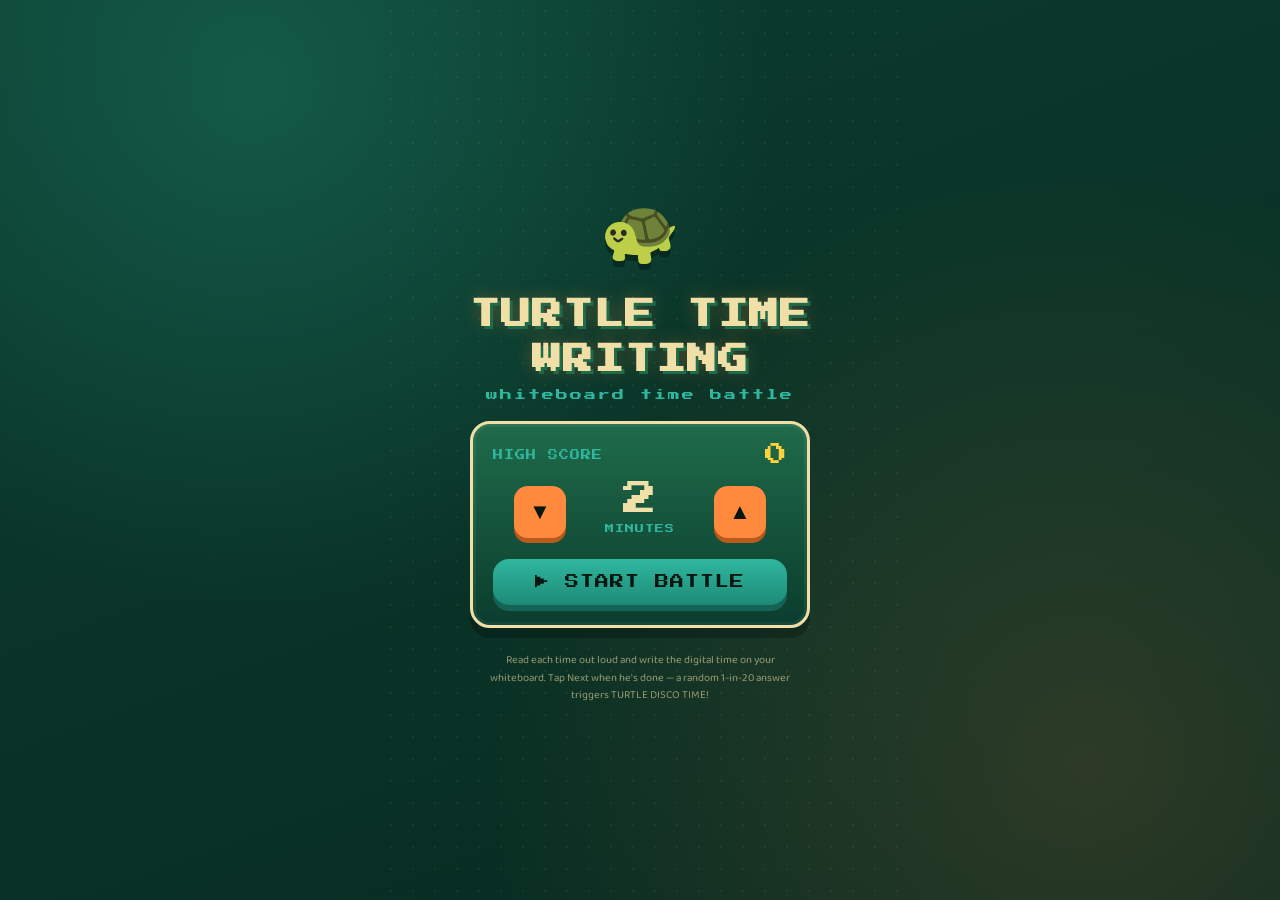
<file: turtle-time-writing.html>
<!DOCTYPE html>
<html lang="en">
<head>
<meta charset="UTF-8">
<meta name="viewport" content="width=device-width, initial-scale=1, maximum-scale=1, user-scalable=no, viewport-fit=cover">
<title>Turtle Time - Writing</title>
<link rel="preconnect" href="https://fonts.googleapis.com">
<link href="https://fonts.googleapis.com/css2?family=Press+Start+2P&family=Baloo+2:wght@500;700;800&display=swap" rel="stylesheet">
<style>
  :root{
    --pond-deep:#0B3D2E;
    --pond-deeper:#082A20;
    --shell-green:#1F6B4A;
    --shell-light:#2E8B5D;
    --sand:#F0DFA6;
    --marsh-orange:#FF8A3D;
    --lagoon-teal:#2FB7A0;
    --ink:#07160F;
    --disco-pink:#FF3DAE;
    --disco-gold:#FFD23D;
    --disco-blue:#3DD1FF;
  }
  *{box-sizing:border-box; -webkit-tap-highlight-color:transparent; user-select:none;}
  html,body{
    height:100%; margin:0; overflow:hidden; background:var(--pond-deeper);
    font-family:'Baloo 2', sans-serif; touch-action:manipulation;
  }
  .pixel{font-family:'Press Start 2P', monospace;}
  body{
    background:
      radial-gradient(circle at 20% 10%, rgba(47,183,160,0.25), transparent 40%),
      radial-gradient(circle at 85% 85%, rgba(255,138,61,0.15), transparent 45%),
      linear-gradient(160deg, var(--pond-deep) 0%, var(--pond-deeper) 100%);
    color:var(--sand);
    display:flex; align-items:center; justify-content:center;
    min-height:100vh; min-height:100dvh;
    padding: env(safe-area-inset-top) env(safe-area-inset-right) env(safe-area-inset-bottom) env(safe-area-inset-left);
  }
  #app{
    width:100%; max-width:520px; height:100vh; height:100dvh;
    display:flex; flex-direction:column; position:relative;
    padding:14px 16px calc(14px + env(safe-area-inset-bottom));
  }

  /* ---------- shell hex pattern watermark ---------- */
  .hexbg{
    position:absolute; inset:0; opacity:0.06; pointer-events:none;
    background-image: radial-gradient(circle, var(--sand) 1.5px, transparent 1.5px);
    background-size: 22px 22px;
  }

  /* ---------- screens ---------- */
  .screen{
    display:none; flex-direction:column; height:100%; width:100%; position:relative; z-index:1;
  }
  .screen.active{display:flex;}

  /* ---------- setup screen ---------- */
  #setup{ align-items:center; justify-content:center; text-align:center; gap:20px;}
  .title-wrap{ display:flex; flex-direction:column; align-items:center; gap:6px;}
  .turtle-logo{ font-size:64px; filter:drop-shadow(0 6px 0 rgba(0,0,0,0.3)); animation:idleBob 2.6s ease-in-out infinite;}
  @keyframes idleBob{ 0%,100%{transform:translateY(0) rotate(-2deg);} 50%{transform:translateY(-8px) rotate(2deg);} }
  h1.gamewordmark{
    font-size:clamp(20px, 6vw, 30px); line-height:1.5; margin:0; color:var(--sand);
    text-shadow: 3px 3px 0 var(--shell-green), 0 0 18px rgba(255,138,61,0.3);
    letter-spacing:1px;
  }
  .subword{ font-size:12px; color:var(--lagoon-teal); letter-spacing:2px; margin:0;}

  .card{
    background:linear-gradient(180deg, var(--shell-green), var(--pond-deep));
    border:3px solid var(--sand); border-radius:20px;
    padding:20px; width:100%; max-width:340px;
    box-shadow: 0 10px 0 rgba(0,0,0,0.25), inset 0 0 0 3px rgba(255,255,255,0.06);
  }

  .stat-row{ display:flex; justify-content:space-between; align-items:center; margin-bottom:16px;}
  .stat-label{ font-size:10px; color:var(--lagoon-teal); letter-spacing:1px;}
  .stat-value{ font-size:22px; color:var(--disco-gold);}

  .minute-picker{ display:flex; align-items:center; justify-content:center; gap:14px; margin:6px 0 18px;}
  .arrow-btn{
    width:52px; height:52px; border-radius:14px; border:none; cursor:pointer;
    background:var(--marsh-orange); color:var(--ink); font-size:22px; font-weight:800;
    box-shadow:0 5px 0 #B85A1E; display:flex; align-items:center; justify-content:center;
  }
  .arrow-btn:active{ transform:translateY(4px); box-shadow:0 1px 0 #B85A1E;}
  .minute-display{ min-width:120px;}
  .minute-num{ font-size:34px; color:var(--sand); display:block;}
  .minute-cap{ font-size:9px; color:var(--lagoon-teal); letter-spacing:1px;}

  .start-btn{
    width:100%; padding:16px; border-radius:16px; border:none; cursor:pointer;
    background:linear-gradient(180deg, var(--lagoon-teal), #1E8A76);
    color:var(--ink); font-size:14px; letter-spacing:1px;
    box-shadow:0 6px 0 #146357;
  }
  .start-btn:active{ transform:translateY(5px); box-shadow:0 1px 0 #146357;}

  .hint{ font-size:11px; color:rgba(240,223,166,0.6); max-width:300px; line-height:1.6; font-family:'Baloo 2'; margin-top:4px;}

  /* ---------- game screen ---------- */
  #game{ justify-content:flex-start; gap:10px;}

  .topbar{ display:flex; align-items:center; gap:10px;}
  .shell-meter{
    flex:1; height:22px; border-radius:11px; background:rgba(0,0,0,0.35);
    border:2px solid var(--sand); overflow:hidden; position:relative;
  }
  .shell-meter-fill{
    height:100%; width:100%; background:linear-gradient(90deg, var(--lagoon-teal), var(--marsh-orange));
    transition:width 0.25s linear, background 0.4s linear;
    background-size: 20px 20px;
    background-image: repeating-linear-gradient(45deg, rgba(255,255,255,0.15) 0, rgba(255,255,255,0.15) 6px, transparent 6px, transparent 12px);
  }
  .timer-text{ font-size:13px; min-width:50px; text-align:right; color:var(--sand);}
  .score-pill{
    background:var(--shell-green); border:2px solid var(--sand); border-radius:10px;
    padding:6px 10px; font-size:11px; white-space:nowrap;
  }
  .score-pill span{ color:var(--disco-gold);}

  .phrase-card{
    flex:1; display:flex; align-items:center; justify-content:center; text-align:center;
    background:radial-gradient(circle at 50% 20%, rgba(255,255,255,0.05), transparent 60%), var(--shell-green);
    border:3px solid var(--sand); border-radius:22px; padding:18px;
    box-shadow: 0 10px 0 rgba(0,0,0,0.25), inset 0 0 0 3px rgba(255,255,255,0.06);
    position:relative; overflow:hidden;
  }
  .phrase-text{
    font-size:clamp(28px, 9vw, 46px); font-weight:800; color:var(--sand);
    text-shadow: 3px 3px 0 rgba(0,0,0,0.25); line-height:1.25;
  }
  .phrase-fade{ animation:phraseIn 0.35s ease; }
  @keyframes phraseIn{ from{opacity:0; transform:scale(0.9) translateY(8px);} to{opacity:1; transform:scale(1) translateY(0);} }

  .stage{
    height:120px; position:relative; display:flex; align-items:center; justify-content:center;
  }
  .turtle{ font-size:70px; position:relative; will-change:transform;}

  .next-btn{
    width:100%; padding:18px; border-radius:18px; border:none; cursor:pointer;
    background:linear-gradient(180deg, var(--marsh-orange), #C9611E);
    color:var(--ink); font-size:16px; letter-spacing:1px;
    box-shadow:0 7px 0 #8C4514;
  }
  .next-btn:active{ transform:translateY(6px); box-shadow:0 1px 0 #8C4514;}

  /* ---------- turtle dance keyframes (varied) ---------- */
  @keyframes danceSpin{
    0%{transform:rotate(0deg) scale(1);}
    50%{transform:rotate(180deg) scale(1.2);}
    100%{transform:rotate(360deg) scale(1);}
  }
  @keyframes danceFlip{
    0%{transform:rotateY(0) translateY(0);}
    30%{transform:rotateY(180deg) translateY(-30px);}
    60%{transform:rotateY(360deg) translateY(0);}
    100%{transform:rotateY(360deg);}
  }
  @keyframes danceStretch{
    0%,100%{transform:scale(1,1);}
    25%{transform:scale(1.4,0.6) translateY(10px);}
    50%{transform:scale(0.7,1.5) translateY(-20px);}
    75%{transform:scale(1.3,0.7) translateY(5px);}
  }
  @keyframes danceHop{
    0%,100%{transform:translateY(0) rotate(0);}
    20%{transform:translateY(-40px) rotate(-15deg);}
    40%{transform:translateY(0) rotate(10deg);}
    60%{transform:translateY(-25px) rotate(-10deg);}
    80%{transform:translateY(0) rotate(6deg);}
  }
  @keyframes danceWiggle{
    0%,100%{transform:translateX(0) rotate(0);}
    15%{transform:translateX(-18px) rotate(-12deg);}
    30%{transform:translateX(18px) rotate(12deg);}
    45%{transform:translateX(-14px) rotate(-8deg);}
    60%{transform:translateX(14px) rotate(8deg);}
    75%{transform:translateX(-8px) rotate(-4deg);}
  }
  @keyframes danceRoll{
    0%{transform:translateX(-70px) rotate(0deg);}
    100%{transform:translateX(70px) rotate(720deg);}
  }
  @keyframes danceMoonwalk{
    0%{transform:translateX(0) scaleX(1);}
    50%{transform:translateX(-50px) scaleX(-1);}
    100%{transform:translateX(0) scaleX(1);}
  }
  .anim-spin{ animation:danceSpin 0.9s ease-in-out;}
  .anim-flip{ animation:danceFlip 0.9s ease-in-out;}
  .anim-stretch{ animation:danceStretch 0.9s ease-in-out;}
  .anim-hop{ animation:danceHop 1s ease-in-out;}
  .anim-wiggle{ animation:danceWiggle 0.9s ease-in-out;}
  .anim-roll{ animation:danceRoll 0.9s ease-in-out;}
  .anim-moonwalk{ animation:danceMoonwalk 0.9s ease-in-out;}

  /* ---------- end screen ---------- */
  #end{ align-items:center; justify-content:center; text-align:center; gap:18px;}
  .end-emoji{ font-size:60px;}
  .end-score{ font-size:40px; color:var(--disco-gold);}
  .newhigh{ color:var(--marsh-orange); font-size:13px; animation:pulse 0.7s infinite alternate;}
  @keyframes pulse{ from{opacity:0.6;} to{opacity:1;} }
  .again-btn{
    padding:16px 26px; border-radius:16px; border:none; cursor:pointer;
    background:linear-gradient(180deg, var(--lagoon-teal), #1E8A76);
    color:var(--ink); font-size:13px; box-shadow:0 6px 0 #146357;
  }
  .again-btn:active{ transform:translateY(5px); box-shadow:0 1px 0 #146357;}

  /* ---------- DISCO MODE ---------- */
  #disco{
    position:absolute; inset:0; z-index:50; display:none;
    align-items:center; justify-content:center; overflow:hidden; border-radius:14px;
    background:radial-gradient(circle at 50% 40%, #2a0a3d, #0a0018 75%);
  }
  #disco.active{ display:flex;}
  .ball{
    width:90px; height:90px; border-radius:50%; position:relative;
    background:
      repeating-conic-gradient(from 0deg, #cfd8e3 0deg 9deg, #7c8a9c 9deg 18deg);
    box-shadow:0 0 40px 10px rgba(255,255,255,0.5), inset -10px -10px 20px rgba(0,0,0,0.4);
    animation:ballSpin 0.6s linear infinite, ballBob 1.2s ease-in-out infinite;
  }
  @keyframes ballSpin{ from{transform:rotate(0);} to{transform:rotate(360deg);} }
  @keyframes ballBob{ 0%,100%{transform:translateY(0) rotate(0);} 50%{transform:translateY(-10px);} }
  .beam{
    position:absolute; inset:0; pointer-events:none;
    background:
      conic-gradient(from 0deg at 50% 30%,
        rgba(255,61,174,0.25) 0deg 30deg, transparent 30deg 60deg,
        rgba(61,209,255,0.25) 60deg 90deg, transparent 90deg 120deg,
        rgba(255,210,61,0.25) 120deg 150deg, transparent 150deg 180deg,
        rgba(255,61,174,0.25) 180deg 210deg, transparent 210deg 240deg,
        rgba(61,209,255,0.25) 240deg 270deg, transparent 270deg 300deg,
        rgba(255,210,61,0.25) 300deg 330deg, transparent 330deg 360deg);
    animation:beamSpin 3s linear infinite;
    mix-blend-mode:screen;
  }
  @keyframes beamSpin{ from{transform:rotate(0);} to{transform:rotate(360deg);} }
  .disco-title{
    position:relative; z-index:2; font-size:clamp(20px,7vw,30px); text-align:center;
    color:var(--disco-gold); text-shadow:2px 2px 0 var(--disco-pink), -2px -2px 0 var(--disco-blue);
    animation:discoTextPulse 0.35s infinite alternate;
  }
  @keyframes discoTextPulse{ from{transform:scale(1) rotate(-2deg); color:var(--disco-gold);} to{transform:scale(1.12) rotate(2deg); color:var(--disco-pink);} }
  .disco-turtle{
    position:absolute; font-size:34px; z-index:2;
    animation-name:discoDance; animation-timing-function:ease-in-out; animation-iteration-count:infinite;
  }
  @keyframes discoDance{
    0%{transform:translateY(0) rotate(0deg) scale(1);}
    25%{transform:translateY(-18px) rotate(20deg) scale(1.1);}
    50%{transform:translateY(0) rotate(-15deg) scale(0.95);}
    75%{transform:translateY(-10px) rotate(10deg) scale(1.05);}
    100%{transform:translateY(0) rotate(0deg) scale(1);}
  }

  @media (max-width:360px){
    .turtle-logo{ font-size:52px;}
    .card{ padding:16px;}
  }
</style>
</head>
<body>
<div id="app">
  <div class="hexbg"></div>

  <!-- SETUP SCREEN -->
  <section id="setup" class="screen active">
    <div class="title-wrap">
      <div class="turtle-logo">🐢</div>
      <h1 class="gamewordmark pixel">TURTLE TIME<br>WRITING</h1>
      <p class="subword pixel">whiteboard time battle</p>
    </div>

    <div class="card">
      <div class="stat-row">
        <span class="stat-label pixel">HIGH SCORE</span>
        <span class="stat-value pixel" id="highScoreDisplay">0</span>
      </div>

      <div class="minute-picker">
        <button class="arrow-btn" id="minusBtn" aria-label="Decrease minutes">▼</button>
        <div class="minute-display">
          <span class="minute-num pixel" id="minuteValue">2</span>
          <span class="minute-cap pixel">MINUTES</span>
        </div>
        <button class="arrow-btn" id="plusBtn" aria-label="Increase minutes">▲</button>
      </div>

      <button class="start-btn pixel" id="startBtn">▶ START BATTLE</button>
    </div>

    <p class="hint">Read each time out loud and write the digital time on your whiteboard. Tap Next when he's done — a random 1-in-20 answer triggers TURTLE DISCO TIME!</p>
  </section>

  <!-- GAME SCREEN -->
  <section id="game" class="screen">
    <div class="topbar">
      <div class="shell-meter"><div class="shell-meter-fill" id="meterFill"></div></div>
      <div class="timer-text pixel" id="timerText">2:00</div>
    </div>
    <div class="score-pill pixel">SCORE <span id="scoreText">0</span></div>

    <div class="phrase-card">
      <div class="phrase-text phrase-fade" id="phraseText">Quarter past three</div>
      <div id="disco">
        <div class="beam"></div>
        <div class="ball"></div>
        <div class="disco-title pixel">🐢 TURTLE DISCO TIME 🐢</div>
      </div>
    </div>

    <div class="stage">
      <div class="turtle" id="turtle">🐢</div>
    </div>

    <button class="next-btn pixel" id="nextBtn">NEXT ✓</button>
  </section>

  <!-- END SCREEN -->
  <section id="end" class="screen">
    <div class="end-emoji">🏁🐢</div>
    <h2 class="pixel" style="font-size:16px;">TIME'S UP!</h2>
    <div class="end-score pixel" id="finalScore">0</div>
    <div class="pixel" id="newHighBadge" class="newhigh" style="display:none; color:var(--marsh-orange); font-size:13px;">✨ NEW HIGH SCORE! ✨</div>
    <button class="again-btn pixel" id="againBtn">PLAY AGAIN</button>
  </section>
</div>

<script>
(function(){
  "use strict";

  /* ============ PERSISTENCE ============ */
  const LS_MIN = 'turtleTime_minutes';
  const LS_HIGH = 'turtleTime_highScore';
  let minutes = parseInt(localStorage.getItem(LS_MIN)) || 2;
  let highScore = parseInt(localStorage.getItem(LS_HIGH)) || 0;

  const minuteValueEl = document.getElementById('minuteValue');
  const highScoreDisplayEl = document.getElementById('highScoreDisplay');
  function renderSetupStats(){
    minuteValueEl.textContent = minutes;
    highScoreDisplayEl.textContent = highScore;
  }
  renderSetupStats();

  document.getElementById('minusBtn').addEventListener('click', ()=>{
    minutes = Math.max(1, minutes - 1);
    localStorage.setItem(LS_MIN, minutes);
    renderSetupStats();
  });
  document.getElementById('plusBtn').addEventListener('click', ()=>{
    minutes = Math.min(30, minutes + 1);
    localStorage.setItem(LS_MIN, minutes);
    renderSetupStats();
  });

  /* ============ TIME PHRASE POOL ============ */
  const HOUR_NAMES = ['twelve','one','two','three','four','five','six','seven','eight','nine','ten','eleven'];
  const MINUTE_WORDS = {5:'five',10:'ten',15:'quarter',20:'twenty',25:'twenty-five',30:'half',35:'twenty-five',40:'twenty',45:'quarter',50:'ten',55:'five'};
  const MINUTE_VALUES = [0,5,10,15,20,25,30,35,40,45,50,55];

  function hourWord(h){ return HOUR_NAMES[h % 12]; }

  function buildPhrase(hour, minute){
    const nextHour = hour === 12 ? 1 : hour + 1;
    let text;
    if(minute === 0){
      text = `${hourWord(hour)} o'clock`;
    } else if(minute === 15){
      text = `Quarter past ${hourWord(hour)}`;
    } else if(minute === 30){
      text = `Half past ${hourWord(hour)}`;
    } else if(minute === 45){
      text = `Quarter to ${hourWord(nextHour)}`;
    } else if(minute < 30){
      text = `${MINUTE_WORDS[minute]} minutes past ${hourWord(hour)}`;
    } else {
      text = `${MINUTE_WORDS[minute]} minutes to ${hourWord(nextHour)}`;
    }
    return text.charAt(0).toUpperCase() + text.slice(1);
  }

  let pool = [];
  let poolIndex = 0;

  function shuffle(arr){
    for(let i = arr.length - 1; i > 0; i--){
      const j = Math.floor(Math.random() * (i+1));
      [arr[i], arr[j]] = [arr[j], arr[i]];
    }
    return arr;
  }

  function buildPool(){
    const combos = [];
    for(let h = 1; h <= 12; h++){
      for(const m of MINUTE_VALUES){
        combos.push({hour:h, minute:m});
      }
    }
    return shuffle(combos);
  }

  function nextPhrase(){
    if(poolIndex >= pool.length){
      const last = pool[pool.length - 1];
      pool = buildPool();
      if(last && pool[0].hour === last.hour && pool[0].minute === last.minute){
        [pool[0], pool[1]] = [pool[1], pool[0]];
      }
      poolIndex = 0;
    }
    const combo = pool[poolIndex++];
    return buildPhrase(combo.hour, combo.minute);
  }

  /* ============ AUDIO (8-BIT) ============ */
  let actx = null;
  function ensureAudio(){
    if(!actx){
      actx = new (window.AudioContext || window.webkitAudioContext)();
    }
    if(actx.state === 'suspended') actx.resume();
  }

  function beep(freq, startTime, duration, type='square', gainPeak=0.06){
    const osc = actx.createOscillator();
    const gain = actx.createGain();
    osc.type = type;
    osc.frequency.setValueAtTime(freq, startTime);
    gain.gain.setValueAtTime(0.0001, startTime);
    gain.gain.linearRampToValueAtTime(gainPeak, startTime + 0.01);
    gain.gain.exponentialRampToValueAtTime(0.0001, startTime + duration);
    osc.connect(gain).connect(actx.destination);
    osc.start(startTime);
    osc.stop(startTime + duration + 0.02);
  }

  const BG_NOTES = [262,262,330,392,330,392,440,392];
  let bgStep = 0;
  let bgTimer = null;
  let bgRunning = false;

  function bgTempoMs(){
    const frac = totalSeconds > 0 ? Math.max(0, remainingSeconds / totalSeconds) : 1;
    return 110 + frac * 150;
  }

  function scheduleBgNote(){
    if(!bgRunning) return;
    const note = BG_NOTES[bgStep % BG_NOTES.length];
    beep(note, actx.currentTime, 0.09, 'square', 0.045);
    bgStep++;
    bgTimer = setTimeout(scheduleBgNote, bgTempoMs());
  }

  function startBgMusic(){
    if(bgRunning) return;
    bgRunning = true;
    bgStep = 0;
    scheduleBgNote();
  }
  function stopBgMusic(){
    bgRunning = false;
    clearTimeout(bgTimer);
  }

  function playMehSound(){
    const t = actx.currentTime;
    beep(392, t, 0.08, 'triangle', 0.08);
    beep(523, t + 0.09, 0.14, 'triangle', 0.09);
  }

  const DISCO_NOTES = [392,466,523,622,523,466,659,523,392,466,784,622];
  let discoStep = 0;
  let discoTimer = null;
  let discoRunning = false;

  function scheduleDiscoNote(){
    if(!discoRunning) return;
    const note = DISCO_NOTES[discoStep % DISCO_NOTES.length];
    beep(note, actx.currentTime, 0.07, discoStep % 2 === 0 ? 'square' : 'sawtooth', 0.06);
    discoStep++;
    discoTimer = setTimeout(scheduleDiscoNote, 95);
  }
  function startDiscoMusic(){
    stopBgMusic();
    discoRunning = true;
    discoStep = 0;
    scheduleDiscoNote();
  }
  function stopDiscoMusic(){
    discoRunning = false;
    clearTimeout(discoTimer);
  }

  /* ============ GAME STATE ============ */
  const setupScreen = document.getElementById('setup');
  const gameScreen = document.getElementById('game');
  const endScreen = document.getElementById('end');
  const phraseTextEl = document.getElementById('phraseText');
  const scoreTextEl = document.getElementById('scoreText');
  const timerTextEl = document.getElementById('timerText');
  const meterFillEl = document.getElementById('meterFill');
  const turtleEl = document.getElementById('turtle');
  const discoEl = document.getElementById('disco');
  const nextBtn = document.getElementById('nextBtn');

  let totalSeconds = 0;
  let remainingSeconds = 0;
  let score = 0;
  let gameTimer = null;
  let gameRunning = false;
  let inDisco = false;

  const DANCE_CLASSES = ['anim-spin','anim-flip','anim-stretch','anim-hop','anim-wiggle','anim-roll','anim-moonwalk'];

  function showScreen(el){
    [setupScreen, gameScreen, endScreen].forEach(s => s.classList.remove('active'));
    el.classList.add('active');
  }

  function formatTime(s){
    const m = Math.floor(s / 60);
    const sec = s % 60;
    return `${m}:${sec.toString().padStart(2,'0')}`;
  }

  function updateMeter(){
    const pct = totalSeconds > 0 ? (remainingSeconds / totalSeconds) * 100 : 0;
    meterFillEl.style.width = pct + '%';
    timerTextEl.textContent = formatTime(remainingSeconds);
    if(pct < 25){
      meterFillEl.style.background = 'linear-gradient(90deg, #FF3D3D, var(--marsh-orange))';
    } else if(pct < 55){
      meterFillEl.style.background = 'linear-gradient(90deg, var(--marsh-orange), var(--disco-gold))';
    } else {
      meterFillEl.style.background = 'linear-gradient(90deg, var(--lagoon-teal), var(--marsh-orange))';
    }
  }

  function tickGame(){
    if(inDisco) return;
    remainingSeconds--;
    updateMeter();
    if(remainingSeconds <= 0){
      endGame();
    }
  }

  function startGame(){
    ensureAudio();
    pool = buildPool();
    poolIndex = 0;
    score = 0;
    totalSeconds = minutes * 60;
    remainingSeconds = totalSeconds;
    inDisco = false;
    scoreTextEl.textContent = score;
    phraseTextEl.textContent = nextPhrase();
    updateMeter();
    showScreen(gameScreen);
    gameRunning = true;
    clearInterval(gameTimer);
    gameTimer = setInterval(tickGame, 1000);
    startBgMusic();
  }

  function newPhraseIn(){
    phraseTextEl.classList.remove('phrase-fade');
    void phraseTextEl.offsetWidth;
    phraseTextEl.textContent = nextPhrase();
    phraseTextEl.classList.add('phrase-fade');
  }

  function danceTurtle(){
    const cls = DANCE_CLASSES[Math.floor(Math.random() * DANCE_CLASSES.length)];
    turtleEl.className = 'turtle';
    void turtleEl.offsetWidth;
    turtleEl.classList.add(cls);
    setTimeout(()=>{ turtleEl.classList.remove(cls); }, 1000);
  }

  function spawnDiscoTurtles(){
    discoEl.querySelectorAll('.disco-turtle').forEach(n => n.remove());
    const emojis = ['🐢','✨','🕺','💃','🌟'];
    const count = 10;
    for(let i = 0; i < count; i++){
      const el = document.createElement('div');
      el.className = 'disco-turtle';
      el.textContent = emojis[Math.floor(Math.random()*emojis.length)];
      el.style.left = (5 + Math.random()*85) + '%';
      el.style.top = (10 + Math.random()*70) + '%';
      el.style.animationDuration = (0.5 + Math.random()*0.6) + 's';
      el.style.animationDelay = (Math.random()*0.4) + 's';
      el.style.fontSize = (22 + Math.random()*22) + 'px';
      discoEl.appendChild(el);
    }
  }

  function triggerDisco(){
    inDisco = true;
    spawnDiscoTurtles();
    discoEl.classList.add('active');
    startDiscoMusic();
    setTimeout(()=>{
      discoEl.classList.remove('active');
      stopDiscoMusic();
      inDisco = false;
      if(gameRunning){
        startBgMusic();
      }
    }, 5000);
  }

  nextBtn.addEventListener('click', ()=>{
    if(!gameRunning || inDisco) return;
    score++;
    scoreTextEl.textContent = score;

    const isDisco = Math.random() < 0.05;
    if(isDisco){
      triggerDisco();
      newPhraseIn();
    } else {
      playMehSound();
      danceTurtle();
      newPhraseIn();
    }
  });

  function endGame(){
    gameRunning = false;
    clearInterval(gameTimer);
    stopBgMusic();
    stopDiscoMusic();
    discoEl.classList.remove('active');

    document.getElementById('finalScore').textContent = score;
    const badge = document.getElementById('newHighBadge');
    if(score > highScore){
      highScore = score;
      localStorage.setItem(LS_HIGH, highScore);
      badge.style.display = 'block';
    } else {
      badge.style.display = 'none';
    }
    renderSetupStats();
    showScreen(endScreen);
  }

  document.getElementById('startBtn').addEventListener('click', startGame);
  document.getElementById('againBtn').addEventListener('click', ()=>{
    showScreen(setupScreen);
    renderSetupStats();
  });

})();
</script>
</body>
</html>
</file>
<file: shellfie/app.css>
/* Shellfie — look follows the Turtle Books lockup: thick ink line-art, deep forest green, pale sage
   panels, chunky rounded caps type. The futuristic layer: glass panels, a soft aurora, neon mint/lime glows. */
:root{
  --ink:#10221a; --ink-2:#3c4f45; --ink-3:#6b7d72;
  --forest:#1e5a2b; --forest-2:#134020; --forest-3:#2c7a3c;
  --sage:#eef3ea; --sage-2:#e2ebdc; --paper:#fffdf6; --white:#fff;
  --mint:#3fe0a0; --lime:#c4f26a; --sky:#8fd8ff; --sun:#ffd25a; --sun-soft:#fff0a8; --coral:#ff8a73; --gold:#f5b72e;
  --read:#a3b0a7; --glass:rgba(255,255,255,.62); --glass-2:rgba(255,255,255,.78); --line:rgba(16,34,26,.12);
  --r:22px; --r-lg:30px; --stroke:3px;
  --shadow:0 1px 0 rgba(255,255,255,.7) inset,0 10px 30px -12px rgba(19,64,32,.35),0 2px 6px rgba(19,64,32,.08);
  --glow:0 0 0 4px rgba(63,224,160,.35),0 0 26px rgba(63,224,160,.55);
  --ui:"Fredoka","Baloo 2",ui-rounded,system-ui,-apple-system,"Segoe UI",sans-serif;
  --read-font:"Andika","Lexend",system-ui,sans-serif;
  color-scheme:light;
}
*{box-sizing:border-box;-webkit-tap-highlight-color:transparent}
[hidden]{display:none!important}
html,body{margin:0;height:100%;overscroll-behavior:none}
body{font-family:var(--ui);color:var(--ink);background:var(--sage);-webkit-font-smoothing:antialiased;overflow:hidden;
  padding:env(safe-area-inset-top) env(safe-area-inset-right) env(safe-area-inset-bottom) env(safe-area-inset-left)}
button{font:inherit;color:inherit;border:0;background:none;cursor:pointer;padding:0}
button:focus-visible,a:focus-visible,[tabindex]:focus-visible{outline:none;box-shadow:var(--glow);border-radius:14px}
svg{display:block}

/* Aurora + dot grid backdrop */
.sky{position:fixed;inset:0;z-index:0;pointer-events:none;overflow:hidden;
  background:radial-gradient(circle at 1px 1px,rgba(16,34,26,.09) 1px,transparent 1.4px) 0 0/22px 22px,linear-gradient(180deg,#f3f8ef,#e4eee0)}
.sky i{position:absolute;border-radius:50%;filter:blur(60px);opacity:.55;animation:drift 22s ease-in-out infinite alternate}
.sky i:nth-child(1){width:46vmax;height:46vmax;left:-12vmax;top:-14vmax;background:#9ff0c8}
.sky i:nth-child(2){width:38vmax;height:38vmax;right:-10vmax;top:10vh;background:#d9f79a;animation-delay:-7s}
.sky i:nth-child(3){width:40vmax;height:40vmax;left:20vw;bottom:-22vmax;background:#b8e6ff;animation-delay:-14s}
@keyframes drift{to{transform:translate(4vmax,3vmax) scale(1.08)}}

.screen{position:fixed;inset:0;z-index:1;display:flex;flex-direction:column;overflow:hidden;
  padding:env(safe-area-inset-top) max(16px,env(safe-area-inset-right)) env(safe-area-inset-bottom) max(16px,env(safe-area-inset-left));
  animation:screenIn .35s cubic-bezier(.2,.8,.2,1)}
@keyframes screenIn{from{opacity:0;transform:translateY(12px) scale(.99)}}
.scroll{overflow-y:auto;overflow-x:hidden;-webkit-overflow-scrolling:touch;flex:1;padding-bottom:28px}

/* Buttons */
.btn{display:inline-flex;align-items:center;justify-content:center;gap:10px;min-height:56px;padding:0 28px;border-radius:999px;
  font-weight:700;font-size:20px;letter-spacing:.02em;color:#fff;border:var(--stroke) solid var(--ink);
  background:linear-gradient(180deg,var(--forest-3),var(--forest) 55%,var(--forest-2));
  box-shadow:0 2px 0 rgba(255,255,255,.35) inset,0 5px 0 var(--ink),0 12px 24px -8px rgba(30,90,43,.6);
  transition:transform .12s,box-shadow .12s,filter .2s}
.btn:hover{filter:brightness(1.07) saturate(1.1)}
.btn:active{transform:translateY(4px);box-shadow:0 2px 0 rgba(255,255,255,.35) inset,0 1px 0 var(--ink),0 6px 14px -8px rgba(30,90,43,.6)}
.btn.ghost{color:var(--ink);background:var(--glass-2);backdrop-filter:blur(10px);-webkit-backdrop-filter:blur(10px)}
.btn.big{min-height:76px;font-size:30px;padding:0 44px}
.btn .glint{position:absolute}
.icon-btn{width:52px;height:52px;border-radius:50%;display:grid;place-items:center;background:var(--glass-2);
  border:var(--stroke) solid var(--ink);box-shadow:0 3px 0 var(--ink);backdrop-filter:blur(10px);-webkit-backdrop-filter:blur(10px);transition:transform .12s}
.icon-btn:active{transform:translateY(3px);box-shadow:0 0 0 var(--ink)}
.icon-btn svg{width:26px;height:26px}

.chip{display:inline-flex;align-items:center;gap:6px;padding:6px 14px;border-radius:999px;background:var(--sage-2);font-weight:600;font-size:14px;letter-spacing:.04em;text-transform:uppercase;color:var(--ink-2)}

/* Wordmark (lockup style: heavy rounded caps) */
.wordmark{font-weight:700;letter-spacing:.06em;text-transform:uppercase;color:var(--forest);line-height:1}
.wordmark b{color:var(--ink)}

/* Mascot */
.turtle{overflow:visible}
.turtle .ln{fill:none;stroke:var(--ink);stroke-width:8;stroke-linecap:round;stroke-linejoin:round}
.turtle .shell{fill:url(#holo);stroke:var(--ink);stroke-width:8;stroke-linejoin:round}
.turtle .face{fill:#fff;stroke:var(--ink);stroke-width:8}
.turtle .foot{fill:#fff;stroke:var(--ink);stroke-width:8;stroke-linejoin:round}
.turtle .mouth{fill:#ff9b8a;stroke:var(--ink);stroke-width:6;stroke-linejoin:round}
.turtle .cheek{fill:#ff8a73;opacity:.35}
.turtle .eye{stroke:var(--ink);stroke-width:8;stroke-linecap:round;transform-box:fill-box;transform-origin:center}
.turtle .wave{fill:none;stroke:var(--forest-3);stroke-width:7;stroke-linecap:round;opacity:.0;transition:opacity .3s}
.turtle .head{transform-box:view-box;transform-origin:100px 140px;transition:transform .25s}
.turtle .bubble,.turtle .zz{opacity:0;transition:opacity .3s}
.turtle .eyes-closed{opacity:0}
.turtle .eyes{animation:blink 4.6s infinite}
@keyframes blink{0%,94%,100%{transform:scaleY(1)}96%{transform:scaleY(.1)}}
.turtle.listening .wave{opacity:1;animation:wave 1.1s ease-in-out infinite}
.turtle.listening .wave.w2{animation-delay:.18s}
@keyframes wave{0%,100%{opacity:.25}50%{opacity:1}}
.turtle.following .head{animation:nod .5s ease}
@keyframes nod{40%{transform:translateY(5px) rotate(-2deg)}}
.turtle.thinking .head{transform:rotate(-9deg)}
.turtle.thinking .bubble{opacity:1}
.turtle.thinking .bubble circle{animation:dot 1.2s infinite}
.turtle.thinking .bubble circle:nth-child(3){animation-delay:.2s}.turtle.thinking .bubble circle:nth-child(4){animation-delay:.4s}
@keyframes dot{50%{transform:translateY(-3px)}}
.turtle.celebrating{animation:hop .6s ease infinite}
@keyframes hop{50%{transform:translateY(-10%) rotate(3deg)}}
.turtle.sleeping .head{transform:translateY(6px)}
.turtle.sleeping .eyes{opacity:0;animation:none}
.turtle.sleeping .eyes-closed{opacity:1}
.turtle.sleeping .zz{opacity:1;animation:zz 2.4s ease-in-out infinite}
@keyframes zz{50%{transform:translate(4px,-6px)}}
@media (prefers-reduced-motion:reduce){.turtle *, .turtle{animation:none!important}.sky i{animation:none}}

/* ── Onboarding ── */
#onboard{align-items:center;justify-content:center;text-align:center;gap:18px}
.hero-ring{position:relative;width:min(70vw,320px);aspect-ratio:1;display:grid;place-items:center}
.hero-ring::before{content:"";position:absolute;inset:0;border-radius:50%;border:var(--stroke) solid var(--ink);background:var(--glass);
  backdrop-filter:blur(8px);-webkit-backdrop-filter:blur(8px);box-shadow:var(--shadow)}
.hero-ring::after{content:"";position:absolute;inset:-14px;border-radius:50%;
  background:conic-gradient(from 0deg,var(--mint),var(--lime),var(--sky),var(--mint));
  -webkit-mask:radial-gradient(farthest-side,transparent calc(100% - 4px),#000 calc(100% - 3px));mask:radial-gradient(farthest-side,transparent calc(100% - 4px),#000 calc(100% - 3px));
  animation:spin 9s linear infinite;opacity:.9}
@keyframes spin{to{transform:rotate(360deg)}}
.hero-ring .turtle{position:relative;z-index:1;width:72%}
.hero-ring .arc{position:absolute;inset:0;z-index:1;width:100%;height:100%}
.hero-ring .arc text{font-family:var(--ui);font-weight:700;font-size:25px;letter-spacing:.14em;fill:var(--ink)}
#onboard h1{margin:6px 0 0;font-size:clamp(40px,9vw,64px)}
#onboard p{margin:0;color:var(--ink-2);font-size:19px;max-width:420px}
.miclevel{width:220px;height:12px;border-radius:99px;border:var(--stroke) solid var(--ink);background:#fff;overflow:hidden}
.miclevel i{display:block;height:100%;width:0;background:linear-gradient(90deg,var(--mint),var(--lime));transition:width .08s}
.hint{font-size:15px;color:var(--ink-2);background:var(--glass-2);border:2px dashed var(--ink-3);border-radius:16px;padding:10px 14px;max-width:420px}

/* ── Top bars ── */
.topbar{display:flex;align-items:center;gap:12px;padding:14px 0 10px;flex-shrink:0}
.topbar .grow{flex:1;min-width:0}
.topbar h2{margin:0;font-size:24px;line-height:1.1;white-space:nowrap;overflow:hidden;text-overflow:ellipsis}
.brand{display:flex;align-items:center;gap:10px}
.brand .turtle{width:54px}
.brand .wordmark{font-size:26px}

/* Language switch */
.lang{display:inline-flex;padding:5px;border-radius:999px;border:var(--stroke) solid var(--ink);background:var(--glass-2);box-shadow:0 3px 0 var(--ink);position:relative}
.lang button{position:relative;z-index:1;min-width:112px;height:46px;border-radius:999px;font-weight:700;font-size:19px;color:var(--ink-2);transition:color .25s}
.lang button[aria-pressed=true]{color:#fff}
.lang .pill{position:absolute;top:5px;bottom:5px;left:5px;width:112px;border-radius:999px;background:linear-gradient(180deg,var(--forest-3),var(--forest));box-shadow:0 0 18px rgba(63,224,160,.55);transition:transform .35s cubic-bezier(.3,1.4,.5,1)}
.lang.es .pill{transform:translateX(112px)}

/* ── Grade selector ── */
#grades .scroll{display:flex;flex-direction:column;align-items:center;gap:22px;padding-top:6px}
.greet{text-align:center}
.greet h1{margin:0;font-size:clamp(30px,6vw,46px)}
.greet p{margin:4px 0 0;color:var(--ink-2);font-size:18px}
.grade-grid{display:grid;grid-template-columns:repeat(3,minmax(0,1fr));gap:18px;width:100%;max-width:720px}
@media (max-width:520px){.grade-grid{grid-template-columns:repeat(2,minmax(0,1fr));gap:14px}}
.grade-tile{position:relative;aspect-ratio:1/1.02;border-radius:var(--r-lg);border:var(--stroke) solid var(--ink);background:var(--glass-2);
  backdrop-filter:blur(12px);-webkit-backdrop-filter:blur(12px);box-shadow:0 6px 0 var(--ink),var(--shadow);display:flex;flex-direction:column;align-items:center;justify-content:center;gap:6px;
  transition:transform .18s cubic-bezier(.3,1.5,.5,1),box-shadow .18s;overflow:hidden}
.grade-tile::before{content:"";position:absolute;inset:auto -30% -55% -30%;height:80%;border-radius:50%;background:radial-gradient(closest-side,var(--c,#9ff0c8),transparent);opacity:.75}
.grade-tile:hover{transform:translateY(-4px) rotate(-1deg)}
.grade-tile:active{transform:translateY(5px);box-shadow:0 1px 0 var(--ink),var(--shadow)}
.grade-tile .num{position:relative;width:62%;aspect-ratio:1;border-radius:50%;display:grid;place-items:center;border:var(--stroke) solid var(--ink);
  background:linear-gradient(180deg,var(--forest-3),var(--forest-2));color:#fff;font-weight:700;font-size:clamp(40px,9vw,64px);box-shadow:0 0 0 6px #fff,0 0 0 9px var(--ink),0 0 30px rgba(63,224,160,.6)}
.grade-tile .lbl{position:relative;font-weight:700;font-size:17px;letter-spacing:.08em;text-transform:uppercase}
.grade-tile .ribbon{position:absolute;top:12px;right:12px;font-size:13px;font-weight:700;padding:3px 9px;border-radius:99px;background:var(--lime);border:2px solid var(--ink)}
.stats-row{display:flex;gap:12px;flex-wrap:wrap;justify-content:center}
.stat{display:flex;align-items:center;gap:10px;padding:10px 18px 10px 12px;border-radius:999px;border:var(--stroke) solid var(--ink);background:var(--glass-2);box-shadow:0 3px 0 var(--ink);font-weight:700;font-size:18px}
.stat .ico{width:34px;height:34px}

/* Parent gate: press and hold */
.gate{position:relative}
.gate svg.ring{position:absolute;inset:-6px;width:calc(100% + 12px);height:calc(100% + 12px);transform:rotate(-90deg);pointer-events:none}
.gate svg.ring circle{fill:none;stroke:var(--mint);stroke-width:5;stroke-linecap:round;stroke-dasharray:180;stroke-dashoffset:180}
.gate.holding svg.ring circle{transition:stroke-dashoffset 1.2s linear;stroke-dashoffset:0}
.gate-tip{position:absolute;right:0;top:calc(100% + 8px);white-space:nowrap;font-size:13px;font-weight:600;background:var(--ink);color:#fff;padding:6px 10px;border-radius:10px;opacity:0;transition:opacity .2s;pointer-events:none;z-index:5}
.gate.tip .gate-tip{opacity:1}

/* ── Bookshelf ── */
.shelf-controls{display:flex;gap:10px;flex-wrap:wrap;align-items:center;padding-bottom:8px;flex-shrink:0}
.seg{display:inline-flex;border:var(--stroke) solid var(--ink);border-radius:999px;overflow:hidden;background:var(--glass-2);box-shadow:0 3px 0 var(--ink)}
.seg button{padding:9px 14px;font-weight:600;font-size:15px}
.seg button[aria-pressed=true]{background:var(--forest);color:#fff}
.toggle{display:inline-flex;align-items:center;gap:10px;font-weight:600;font-size:15px;padding:6px 12px 6px 6px;border-radius:999px;border:var(--stroke) solid var(--ink);background:var(--glass-2);box-shadow:0 3px 0 var(--ink)}
.toggle .sw{width:46px;height:28px;border-radius:99px;background:#cfd8cc;position:relative;border:2px solid var(--ink);transition:background .2s}
.toggle .sw::after{content:"";position:absolute;top:2px;left:2px;width:20px;height:20px;border-radius:50%;background:#fff;border:2px solid var(--ink);transition:transform .25s cubic-bezier(.3,1.5,.5,1)}
.toggle[aria-checked=true] .sw{background:var(--mint)}
.toggle[aria-checked=true] .sw::after{transform:translateX(18px)}
.genre-chips{display:flex;gap:8px;overflow-x:auto;padding:4px 2px 12px;scrollbar-width:none;flex-shrink:0}
.genre-chips::-webkit-scrollbar{display:none}
.genre-chips button{flex-shrink:0;padding:8px 14px;border-radius:999px;border:2px solid var(--ink);background:var(--glass-2);font-weight:600;font-size:15px;white-space:nowrap}
.genre-chips button[aria-pressed=true]{background:var(--ink);color:#fff}

.picks{display:flex;align-items:center;gap:16px;margin:4px 0 18px;padding:14px 16px;border-radius:var(--r);border:var(--stroke) solid var(--ink);
  background:linear-gradient(110deg,rgba(255,255,255,.85),rgba(220,250,232,.85));box-shadow:0 5px 0 var(--ink),var(--shadow);text-align:left;width:100%;position:relative;overflow:hidden}
.picks::after{content:"";position:absolute;inset:0;background:linear-gradient(105deg,transparent 40%,rgba(255,255,255,.7) 50%,transparent 60%);transform:translateX(-100%);animation:sheen 4.5s ease-in-out infinite}
@keyframes sheen{60%,100%{transform:translateX(100%)}}
.picks .turtle{width:64px;flex-shrink:0}
.picks small{display:block;font-size:13px;font-weight:700;letter-spacing:.1em;text-transform:uppercase;color:var(--forest-3)}
.picks strong{display:block;font-size:20px;line-height:1.15}
.picks .go{margin-left:auto;flex-shrink:0}

.shelf{margin-bottom:14px}
.shelf h3{display:flex;align-items:center;gap:10px;margin:0 0 8px;font-size:15px;font-weight:700;letter-spacing:.1em;text-transform:uppercase;color:var(--forest)}
.shelf h3 .count{font-size:12px;color:var(--ink-3);letter-spacing:.04em}
.shelf h3.mine::after{content:attr(data-mine);font-size:11px;padding:2px 8px;border-radius:99px;background:var(--lime);color:var(--ink);border:2px solid var(--ink)}
.row{display:flex;gap:14px;overflow-x:auto;padding:4px 4px 16px;scroll-snap-type:x proximity;scrollbar-width:none}
.row::-webkit-scrollbar{display:none}
.book{position:relative;flex:0 0 auto;width:138px;scroll-snap-align:start;text-align:left}
.cover{position:relative;height:184px;border-radius:18px;border:var(--stroke) solid var(--ink);overflow:hidden;box-shadow:0 5px 0 var(--ink);
  background:var(--cv,linear-gradient(160deg,#7fe3b6,#1e5a2b));display:flex;flex-direction:column;justify-content:space-between;padding:12px 11px;transition:transform .18s cubic-bezier(.3,1.5,.5,1)}
.book:hover .cover{transform:translateY(-4px) rotate(-1.5deg)}
.book:active .cover{transform:translateY(3px)}
.cover::before{content:"";position:absolute;left:0;top:0;bottom:0;width:10px;background:linear-gradient(90deg,rgba(0,0,0,.18),transparent)}
.cover::after{content:"";position:absolute;inset:0;background:linear-gradient(135deg,rgba(255,255,255,.45),transparent 38%);pointer-events:none}
.cover .em{font-size:52px;line-height:1;filter:drop-shadow(0 3px 0 rgba(0,0,0,.18));align-self:center;margin-top:6px}
.cover .ttl{position:relative;z-index:1;font-weight:700;font-size:15px;line-height:1.15;color:#fff;text-shadow:0 1px 0 rgba(0,0,0,.25);display:-webkit-box;-webkit-line-clamp:4;-webkit-box-orient:vertical;overflow:hidden}
.book .by{margin-top:8px;font-size:12.5px;font-weight:500;color:var(--ink-2);line-height:1.2;display:-webkit-box;-webkit-line-clamp:2;-webkit-box-orient:vertical;overflow:hidden}
.book.soon .cover{background:repeating-linear-gradient(135deg,rgba(255,255,255,.75) 0 12px,rgba(240,246,236,.75) 12px 24px);box-shadow:0 5px 0 rgba(16,34,26,.35);border-color:rgba(16,34,26,.4)}
.book.soon .ttl{color:var(--ink-2);text-shadow:none}
.book.soon .em{opacity:.5;filter:grayscale(.6)}
.book.soon .tag{position:absolute;top:8px;right:8px;z-index:2;font-size:10.5px;font-weight:700;letter-spacing:.06em;text-transform:uppercase;padding:3px 7px;border-radius:99px;background:#fff;border:2px solid rgba(16,34,26,.4);color:var(--ink-2)}
.book .star{position:absolute;top:8px;left:12px;z-index:2;font-size:18px}
.book.read .cover{filter:grayscale(1);opacity:.55}
.book .badge{position:absolute;right:-6px;top:150px;z-index:3;width:46px;height:46px}
.book .ribbon{position:absolute;top:-3px;right:14px;z-index:3;width:26px;padding:6px 0 10px;text-align:center;font-size:12px;font-weight:700;color:var(--ink);
  background:var(--sun);border:2px solid var(--ink);border-top:0;clip-path:polygon(0 0,100% 0,100% 100%,50% 82%,0 100%)}
.all-read{flex:0 0 auto;width:240px;height:184px;border-radius:18px;border:var(--stroke) dashed var(--ink-3);display:flex;flex-direction:column;align-items:center;justify-content:center;gap:6px;text-align:center;font-weight:700;color:var(--forest);background:var(--glass)}
.all-read .turtle{width:70px}

/* ── Reader ── */
#reader{padding-left:0;padding-right:0;background:linear-gradient(180deg,#f7faf3,#e9f1e5)}
.r-top{position:absolute;top:calc(env(safe-area-inset-top) + 12px);left:16px;right:16px;display:flex;align-items:center;gap:12px;z-index:6;pointer-events:none}
.r-top>*{pointer-events:auto}
.r-top .grow{flex:1;min-width:0;pointer-events:none}
.r-progress{height:10px;border-radius:99px;background:rgba(16,34,26,.1);overflow:hidden;max-width:360px;margin:0 auto}
.r-progress i{display:block;height:100%;width:0;border-radius:99px;background:linear-gradient(90deg,var(--mint),var(--lime));box-shadow:0 0 12px var(--mint);transition:width .4s}
.r-title{text-align:center;font-size:13px;font-weight:600;letter-spacing:.06em;text-transform:uppercase;color:var(--ink-3);margin-top:5px;white-space:nowrap;overflow:hidden;text-overflow:ellipsis}
.r-avatar{width:76px;height:64px;position:relative;border-radius:22px;background:var(--glass-2);border:var(--stroke) solid var(--ink);box-shadow:0 3px 0 var(--ink);display:grid;place-items:center;backdrop-filter:blur(8px)}
.r-avatar .turtle{width:62px}
.book-stage{position:absolute;top:calc(env(safe-area-inset-top) + 92px);bottom:calc(env(safe-area-inset-bottom) + 100px);left:max(16px,env(safe-area-inset-left));right:max(16px,env(safe-area-inset-right));perspective:1800px}
.page{position:absolute;inset:0;max-width:980px;margin:0 auto;border-radius:26px;background:var(--paper);border:var(--stroke) solid var(--ink);
  box-shadow:0 6px 0 var(--ink),0 30px 60px -30px rgba(19,64,32,.45);overflow:hidden}
.page::before{content:"";position:absolute;inset:0;background:radial-gradient(120% 80% at 0% 0%,rgba(63,224,160,.08),transparent 60%),radial-gradient(100% 70% at 100% 100%,rgba(196,242,106,.12),transparent 60%);pointer-events:none}
.page-text{position:absolute;inset:clamp(18px,4vw,44px);display:flex;flex-direction:column;justify-content:center;font-family:var(--read-font);color:var(--ink);overflow:hidden}
.page-text .inner{max-width:60ch;margin:0 auto;width:100%;text-align:left}
.page-text p{margin:0 0 .5em}
.page-text p:last-child{margin-bottom:0}
.page-text.poem p{margin:0 0 .9em}
.w,.pw{white-space:nowrap}
.w{position:relative;border-radius:.22em;padding:0 .06em;margin:0 -.06em;cursor:pointer;transition:color .35s,background-color .25s,box-shadow .25s}
.w.read{color:var(--read)}
.w.tent{color:#7f938a}
.w.helped{color:var(--read);text-decoration:underline 2px dotted rgba(63,224,160,.8);text-underline-offset:.18em}
.w.next{background:var(--sun-soft);box-shadow:0 0 0 .08em var(--sun-soft),0 0 .6em rgba(255,210,90,.75);color:var(--ink)}
.page-text.dots .w.hard:not(.read):not(.helped){text-decoration:underline 2px dotted rgba(16,34,26,.45);text-underline-offset:.2em}
.page-text .ph{font-family:var(--ui);font-weight:700;font-size:.62em;letter-spacing:.06em;text-transform:uppercase;color:var(--forest-3);margin:.2em 0 .4em}
.page-text.poem p{margin-bottom:.7em}
.book-stage.focusing .page-text .w:not(.focus),.book-stage.focusing .page-text .pw,.book-stage.focusing .page-text .ph{opacity:.25;transition:opacity .3s}
.w.focus{position:relative;z-index:5;display:inline-block;transform:scale(1.55);background:var(--sun-soft);box-shadow:0 0 0 .1em var(--sun),0 0 1.2em rgba(255,210,90,.95),0 0 0 .5em rgba(63,224,160,.25);transition:transform .35s cubic-bezier(.3,1.6,.5,1);animation:none!important}
.w.refocus{animation:refocusPulse 1s ease-in-out 4}
@keyframes refocusPulse{50%{box-shadow:0 0 0 .14em var(--sun),0 0 1em rgba(255,210,90,.9)}}
.w.hop{animation:hopRun .9s ease}
@keyframes hopRun{30%{background:rgba(63,224,160,.28);color:var(--forest)}}
.hopbubble{position:absolute;z-index:6;padding:6px 12px;border-radius:999px;background:var(--ink);color:#fff;font:600 14px var(--ui);pointer-events:none;animation:fadeIn .2s,bubbleUp 2.2s ease forwards}
@keyframes bubbleUp{80%{opacity:1}to{opacity:0;transform:translateY(-10px)}}
.w.pending{animation:pend 1.6s ease-in-out infinite}
@keyframes pend{50%{background:rgba(255,138,115,.22)}}
.w.prompt{text-decoration:underline 4px solid var(--coral)!important;text-underline-offset:.18em;animation:blinkw .4s steps(2) 3}
@keyframes blinkw{50%{text-decoration-color:transparent!important;background:rgba(255,138,115,.15)}}
.w.sparkle::after{content:"✦";position:absolute;right:-.4em;top:-.6em;font-size:.6em;color:var(--gold);animation:spark .9s ease forwards}
@keyframes spark{from{transform:scale(.2) rotate(0);opacity:1}to{transform:scale(1.4) rotate(90deg) translateY(-.4em);opacity:0}}
.backarrow{position:absolute;z-index:4;font-size:34px;pointer-events:none;animation:pointback 1s ease-in-out 3;color:var(--coral);filter:drop-shadow(0 2px 0 var(--ink))}
@keyframes pointback{50%{transform:translateX(-12px)}}

/* Page flip */
.leaf{position:absolute;inset:0;max-width:980px;margin:0 auto;transform-origin:left center;backface-visibility:hidden;z-index:3;pointer-events:none;border-radius:26px;background:var(--paper);border:var(--stroke) solid var(--ink);overflow:hidden}
.leaf::after{content:"";position:absolute;inset:0;background:linear-gradient(90deg,rgba(0,0,0,0),rgba(0,0,0,.18));opacity:0;transition:opacity .5s}
.leaf.fwd{animation:flipF .52s cubic-bezier(.45,.05,.4,1) forwards}
.leaf.fwd::after,.leaf.back::after{opacity:1}
.leaf.back{animation:flipB .52s cubic-bezier(.45,.05,.4,1) forwards}
@keyframes flipF{0%{transform:rotateY(0)}100%{transform:rotateY(-100deg);opacity:.6}}
@keyframes flipB{0%{transform:rotateY(-100deg);opacity:.6}100%{transform:rotateY(0);opacity:1}}
.leaf.slide-f{transform-origin:center;animation:slideF .35s ease forwards}
.leaf.slide-b{transform-origin:center;animation:slideB .35s ease forwards}
@keyframes slideF{to{transform:translateX(-30%);opacity:0}}
@keyframes slideB{from{transform:translateX(-30%);opacity:0}to{transform:none;opacity:1}}

.r-nav{position:absolute;bottom:calc(env(safe-area-inset-bottom) + 16px);width:72px;height:72px;border-radius:24px;display:grid;place-items:center;z-index:6;
  border:var(--stroke) solid var(--ink);background:var(--glass-2);box-shadow:0 5px 0 var(--ink);backdrop-filter:blur(10px);-webkit-backdrop-filter:blur(10px);transition:transform .12s}
.r-nav:active{transform:translateY(4px);box-shadow:0 1px 0 var(--ink)}
.r-nav svg{width:34px;height:34px}
.r-nav.prev{left:max(16px,env(safe-area-inset-left))}
.r-nav.nxt{right:max(16px,env(safe-area-inset-right));background:linear-gradient(180deg,var(--forest-3),var(--forest));color:#fff}
.r-nav.nxt.blink{animation:nb .3s ease 2}
@keyframes nb{50%{box-shadow:0 5px 0 var(--ink),0 0 0 10px rgba(196,242,106,.8),0 0 40px var(--lime);transform:scale(1.08)}}
.r-nav[disabled]{opacity:.35}
.r-shells{position:absolute;bottom:calc(env(safe-area-inset-bottom) + 30px);left:50%;transform:translateX(-50%);display:flex;align-items:center;gap:8px;font-weight:700;font-size:20px;z-index:5;
  padding:8px 16px 8px 10px;border-radius:999px;background:var(--glass-2);border:var(--stroke) solid var(--ink);box-shadow:0 3px 0 var(--ink)}
.r-shells svg{width:30px;height:30px}
.r-shells.pop{animation:pop .5s cubic-bezier(.3,1.8,.5,1)}
@keyframes pop{40%{transform:translateX(-50%) scale(1.25)}}
.r-pause{position:absolute;inset:0;z-index:8;display:grid;place-items:center;background:rgba(238,243,234,.72);backdrop-filter:blur(6px);-webkit-backdrop-filter:blur(6px)}
.r-pause .card{text-align:center;display:flex;flex-direction:column;align-items:center;gap:14px}
.r-pause .turtle{width:150px}
.r-pause h3{margin:0;font-size:30px}
.r-mode{position:absolute;left:50%;transform:translateX(-50%);top:calc(env(safe-area-inset-top) + 64px);z-index:5;font-size:13px;font-weight:600;color:var(--ink-2);background:var(--glass-2);padding:4px 12px;border-radius:99px;border:2px solid var(--line);white-space:nowrap}

/* Help overlay (zoom + syllables) */
.help{position:absolute;inset:0;z-index:9;display:flex;flex-direction:column;align-items:center;justify-content:center;gap:22px;background:rgba(238,243,234,.7);backdrop-filter:blur(4px);-webkit-backdrop-filter:blur(4px);animation:fadeIn .25s}
@keyframes fadeIn{from{opacity:0}}
.help .zoom{font-family:var(--read-font);font-size:clamp(56px,13vw,128px);font-weight:700;line-height:1.1;padding:18px 36px;border-radius:32px;background:var(--paper);border:var(--stroke) solid var(--ink);box-shadow:0 8px 0 var(--ink),0 0 60px rgba(63,224,160,.5);animation:zoomIn .4s cubic-bezier(.3,1.5,.5,1)}
@keyframes zoomIn{from{transform:scale(.4);opacity:0}}
.help .syl{display:inline-block;transition:transform .2s,background .2s;border-radius:.15em;padding:0 .02em}
.help .syl:nth-child(4n+1){color:#1e7a45}.help .syl:nth-child(4n+2){color:#2470c9}.help .syl:nth-child(4n+3){color:#c2410c}.help .syl:nth-child(4n+4){color:#8b3fc9}
.help .syl.on{transform:translateY(-.08em) scale(1.08);background:var(--sun-soft)}
.help .dot{color:var(--ink-3);font-weight:400;margin:0 .04em}
.help .say{display:flex;align-items:center;gap:12px;font-size:24px;font-weight:700}
.help .say .turtle{width:84px}
.help .skip{position:absolute;bottom:calc(env(safe-area-inset-bottom) + 24px)}

/* Confetti shells */
.confetti{position:fixed;inset:0;pointer-events:none;z-index:50;overflow:hidden}
.confetti i{position:absolute;top:-40px;width:26px;height:26px;animation:fall linear forwards}
@keyframes fall{to{transform:translate(var(--dx),110vh) rotate(var(--rot))}}

/* ── Quiz / results / collection ── */
.center-col{width:100%;max-width:760px;margin:0 auto;display:flex;flex-direction:column;gap:16px;padding-top:6px}
.qcard{padding:24px;border-radius:var(--r-lg);background:var(--glass-2);border:var(--stroke) solid var(--ink);box-shadow:0 6px 0 var(--ink),var(--shadow);backdrop-filter:blur(12px);-webkit-backdrop-filter:blur(12px)}
.qcard .qn{display:flex;gap:8px;margin-bottom:12px}
.qcard .qn i{width:36px;height:8px;border-radius:99px;background:rgba(16,34,26,.15)}
.qcard .qn i.on{background:var(--forest)}
.qcard h2{margin:0;font-size:clamp(24px,4.5vw,32px);line-height:1.25;display:flex;gap:12px;align-items:flex-start}
.speak{flex-shrink:0;width:46px;height:46px;border-radius:50%;display:grid;place-items:center;border:var(--stroke) solid var(--ink);background:var(--lime);box-shadow:0 3px 0 var(--ink)}
.speak svg{width:22px;height:22px}
.opts{display:grid;gap:12px}
.opt{display:flex;align-items:center;gap:14px;text-align:left;min-height:68px;padding:12px 18px;border-radius:20px;border:var(--stroke) solid var(--ink);background:#fff;box-shadow:0 5px 0 var(--ink);font-size:clamp(19px,3.6vw,23px);font-weight:600;transition:transform .12s,background .2s}
.opt:active{transform:translateY(3px);box-shadow:0 2px 0 var(--ink)}
.opt .k{width:38px;height:38px;flex-shrink:0;border-radius:50%;display:grid;place-items:center;border:2px solid var(--ink);background:var(--sage);font-weight:700}
.opt.right{background:#d8f8e6;box-shadow:0 5px 0 var(--ink),0 0 0 5px rgba(63,224,160,.5)}
.opt.right .k{background:var(--mint)}
.opt.wrong{background:#ffe7e1}
.opt[disabled]{cursor:default}
.ev{font-family:var(--read-font);font-size:20px;line-height:1.5;padding:16px 18px;border-radius:18px;background:var(--paper);border:2px dashed var(--ink-3)}
.ev mark{background:var(--sun-soft);box-shadow:0 0 0 3px var(--sun-soft);border-radius:4px}
.res-hero{display:flex;flex-direction:column;align-items:center;text-align:center;gap:6px}
.res-hero .turtle{width:160px}
.res-hero h1{margin:0;font-size:clamp(34px,7vw,52px)}
.res-grid{display:grid;grid-template-columns:repeat(auto-fit,minmax(200px,1fr));gap:14px}
.res-tile{padding:18px;border-radius:var(--r);background:var(--glass-2);border:var(--stroke) solid var(--ink);box-shadow:0 5px 0 var(--ink)}
.res-tile small{display:block;font-size:13px;font-weight:700;letter-spacing:.1em;text-transform:uppercase;color:var(--forest-3);margin-bottom:6px}
.res-tile .big{font-size:40px;font-weight:700;display:flex;align-items:center;gap:8px}
.res-tile .big svg{width:42px;height:42px}
.wordpills{display:flex;flex-wrap:wrap;gap:8px}
.wordpills button{font-family:var(--read-font);font-size:20px;padding:6px 14px;border-radius:99px;border:2px solid var(--ink);background:#fff;box-shadow:0 3px 0 var(--ink)}
.res-actions{display:flex;gap:12px;flex-wrap:wrap;justify-content:center;padding:6px 0 10px}
.shell-grid{display:grid;grid-template-columns:repeat(auto-fill,minmax(92px,1fr));gap:12px}
.shell-cell{aspect-ratio:1;border-radius:22px;border:var(--stroke) solid var(--ink);background:var(--glass-2);display:grid;place-items:center;position:relative;box-shadow:0 4px 0 var(--ink)}
.shell-cell svg{width:64%}
.shell-cell.locked{opacity:.35;border-style:dashed;box-shadow:none}
.shell-cell span{position:absolute;bottom:4px;left:4px;right:4px;font-size:10.5px;font-weight:600;text-align:center;line-height:1.1;white-space:nowrap;overflow:hidden;text-overflow:ellipsis}

/* ── Parent panel (dialog) ── */
dialog{border:0;padding:0;background:transparent;max-width:min(860px,calc(100vw - 24px));width:100%;max-height:calc(100dvh - 24px)}
dialog::backdrop{background:rgba(16,34,26,.45);backdrop-filter:blur(4px)}
.panel{background:var(--paper);border:var(--stroke) solid var(--ink);border-radius:28px;box-shadow:0 8px 0 var(--ink);display:flex;flex-direction:column;max-height:calc(100dvh - 24px);overflow:hidden}
.panel header{display:flex;align-items:center;gap:12px;padding:16px 18px;border-bottom:2px solid var(--line);background:linear-gradient(90deg,#e9f8ef,#f4fbe2)}
.panel header h2{margin:0;font-size:22px;flex:1}
.panel .body{overflow-y:auto;padding:18px;display:flex;flex-direction:column;gap:18px;font-family:system-ui,-apple-system,"Segoe UI",sans-serif}
.panel h3{margin:0 0 8px;font-family:var(--ui);font-size:15px;letter-spacing:.1em;text-transform:uppercase;color:var(--forest)}
.panel p{margin:0 0 8px;font-size:15px;line-height:1.5;color:var(--ink-2)}
.kpis{display:grid;grid-template-columns:repeat(auto-fit,minmax(130px,1fr));gap:10px}
.kpi{padding:12px;border-radius:16px;background:var(--sage);border:2px solid var(--line)}
.kpi b{display:block;font-family:var(--ui);font-size:26px;color:var(--ink)}
.kpi span{font-size:13px;color:var(--ink-2)}
.panel .tbl{overflow-x:auto;-webkit-overflow-scrolling:touch}
.panel table{width:100%;border-collapse:collapse;font-size:14px}
.panel th{text-align:left;font-size:12px;letter-spacing:.06em;text-transform:uppercase;color:var(--ink-3);padding:6px 8px;border-bottom:2px solid var(--line)}
.panel td{padding:7px 8px;border-bottom:1px solid var(--line);vertical-align:top}
.panel td.num{text-align:right;font-variant-numeric:tabular-nums}
.panel .rowbtns{display:flex;flex-wrap:wrap;gap:10px}
.panel .rowbtns .btn{min-height:46px;font-size:16px;padding:0 18px}
.setting{display:flex;align-items:center;justify-content:space-between;gap:12px;padding:8px 0;border-bottom:1px solid var(--line);font-size:15px}
.empty{color:var(--ink-3);font-size:14px}

.toast{position:fixed;left:50%;bottom:calc(env(safe-area-inset-bottom) + 24px);transform:translateX(-50%) translateY(20px);z-index:60;opacity:0;transition:all .3s;pointer-events:none;
  padding:12px 20px;border-radius:999px;background:var(--ink);color:#fff;font-weight:600;font-size:16px;box-shadow:0 10px 30px rgba(0,0,0,.25);max-width:calc(100vw - 32px);text-align:center}
.toast.on{opacity:1;transform:translateX(-50%)}

/* ───────── Calm reading: only the words move (ADHD / autism friendly) ───────── */
body.reading.calm .sky{display:none}
body.reading.calm #reader{background:#f3f6f0}
body.reading.calm .page{box-shadow:0 3px 0 rgba(16,34,26,.55),0 18px 40px -30px rgba(19,64,32,.35);border-color:rgba(16,34,26,.75)}
body.reading.calm .page::before{display:none}
body.reading.calm .r-title{display:none}
body.reading.calm .r-progress{height:5px;background:rgba(16,34,26,.07)}
body.reading.calm .r-progress i{box-shadow:none;background:var(--forest-3);opacity:.55}
body.reading.calm .r-avatar .turtle,body.reading.calm .r-avatar .turtle *{animation:none!important;transition:none!important}
body.reading.calm .r-avatar .wave{opacity:.55}
body.reading.calm .r-avatar,body.reading.calm .r-nav,body.reading.calm #rHome{opacity:.6;transition:opacity .2s}
body.reading.calm .r-avatar:hover,body.reading.calm .r-nav:hover,body.reading.calm .r-nav:focus-visible,body.reading.calm #rHome:hover{opacity:1}
body.reading.calm .r-shells{opacity:0;pointer-events:none;transition:opacity .4s}
body.reading.calm .r-shells.pop{opacity:1;animation:none}
body.reading.calm .r-nav.nxt.blink{animation:none;opacity:1;box-shadow:0 5px 0 var(--ink),0 0 0 6px rgba(196,242,106,.7)}
body.reading.calm .w{transition:color .25s,background-color .15s}
body.reading.calm .w.next{box-shadow:0 0 0 .08em var(--sun-soft);background:var(--sun-soft)}
body.reading.calm .w.pending{animation:none;text-decoration:underline 3px solid rgba(255,138,115,.6);text-underline-offset:.2em}
body.reading.calm .w.prompt{animation:none}
body.reading.calm .w.sparkle::after{animation-duration:.6s}
body.reading.calm .backarrow{animation:none}
body.reading.calm .help{background:rgba(243,246,240,.86)}
body.reading.calm .help .zoom{animation:none;box-shadow:0 6px 0 var(--ink)}
body.reading.calm .help .say .turtle *{animation:none!important}
body.reading.calm .leaf.slide-f,body.reading.calm .leaf.slide-b{animation-duration:.28s}

/* ───────── Layout: phones & tablets, portrait & landscape ───────── */
.help .zoom{font-size:min(13vw,20vh,128px)}
.hero-ring{width:min(70vw,45vh,320px)}
@media (orientation:landscape){
  .grade-grid{max-width:min(720px,120vh)}
}
/* Landscape reading: page uses the full height; Back / Next sit in thumb columns at the sides */
@media (orientation:landscape) and (min-aspect-ratio:5/4){
  .book-stage{top:calc(env(safe-area-inset-top) + 14px);bottom:calc(env(safe-area-inset-bottom) + 14px);left:calc(max(16px,env(safe-area-inset-left)) + 96px);right:calc(max(16px,env(safe-area-inset-right)) + 96px)}
  .r-top{top:calc(env(safe-area-inset-top) + 12px);left:max(16px,env(safe-area-inset-left));right:max(16px,env(safe-area-inset-right))}
  .r-top .grow{position:absolute;left:calc(96px + 28px);right:calc(96px + 28px);top:-6px}
  .r-progress{max-width:none}
  .r-title{display:none}
  .r-avatar{width:72px;height:60px}
  .r-nav{top:50%;bottom:auto;transform:translateY(-50%);width:76px;height:96px}
  .r-nav:active{transform:translateY(calc(-50% + 4px))}
  .r-nav.prev{left:max(16px,env(safe-area-inset-left))}
  .r-nav.nxt{right:max(16px,env(safe-area-inset-right))}
  .r-shells{left:max(16px,env(safe-area-inset-left));bottom:calc(env(safe-area-inset-bottom) + 14px);transform:none;font-size:16px;padding:6px 12px 6px 8px}
  .r-shells.pop{animation:none}
  .r-mode{top:auto;bottom:calc(env(safe-area-inset-bottom) + 18px)}
  .page{max-width:1100px}
}
/* Short landscape screens (iPhone landscape): tighter chrome */
@media (orientation:landscape) and (max-height:520px){
  .book-stage{top:calc(env(safe-area-inset-top) + 8px);bottom:calc(env(safe-area-inset-bottom) + 8px)}
  .r-top{top:calc(env(safe-area-inset-top) + 8px)}
  .r-top .grow{top:-4px}
  .icon-btn{width:46px;height:46px}
  .r-avatar{width:60px;height:50px;border-radius:18px}
  .r-avatar .turtle{width:48px}
  .r-nav{width:68px;height:84px;border-radius:20px}
  .page{border-radius:20px}
  .page-text{inset:14px 22px}
  .r-shells{display:none}
  .topbar{padding:8px 0 6px}
  .grade-tile .num{font-size:clamp(30px,7vh,52px)}
  .res-hero .turtle{width:110px}
  .qcard{padding:16px}
  .opt{min-height:54px}
}
/* Tall phones in portrait (iPhone Pro Max): slightly roomier page */
@media (orientation:portrait) and (max-width:500px){
  .book-stage{top:calc(env(safe-area-inset-top) + 86px);bottom:calc(env(safe-area-inset-bottom) + 98px)}
}
/* Big tablets in portrait: center the page with comfortable margins */
@media (orientation:portrait) and (min-width:760px){
  .book-stage{left:max(28px,env(safe-area-inset-left));right:max(28px,env(safe-area-inset-right))}
}
.devbox{border:1px dashed var(--line);border-radius:14px;padding:8px 12px;color:var(--ink-3)}
.devbox summary{cursor:pointer;font-size:13px;letter-spacing:.06em;text-transform:uppercase}
.devbox input{font:inherit;padding:8px 10px;border-radius:10px;border:2px solid var(--line);min-width:0;width:min(260px,50vw)}
@media (orientation:landscape) and (min-aspect-ratio:5/4){ .r-avatar{margin-left:auto} }
@media (orientation:landscape) and (max-height:520px){
  .grade-grid{grid-template-columns:repeat(6,minmax(0,1fr));gap:10px;max-width:none}
  .grade-tile{aspect-ratio:.82}
  .grade-tile .num{width:70%}
  .grade-tile .lbl{font-size:12px}
  #grades .scroll{gap:12px}
  .greet h1{font-size:28px}
}
.saybubble{position:fixed;z-index:30;max-width:min(320px,70vw);padding:10px 14px;border-radius:16px;background:#fff;border:3px solid var(--ink);box-shadow:0 4px 0 var(--ink);
  font:700 18px var(--ui);color:var(--ink);opacity:0;transform:translateY(-6px);transition:opacity .2s,transform .2s;pointer-events:none}
.saybubble.on{opacity:1;transform:none}

.verline{font:600 12px/1.3 Andika,system-ui,sans-serif;color:var(--ink-soft,#4d6b5a);opacity:.8;margin-top:2px;overflow-wrap:anywhere}
#rMode{cursor:pointer}

/* While Shellfie is listening the page turns by itself: Next is small and quiet, hold to skip */
#reader:not(.tapmode) .r-nav.nxt{width:54px;height:54px;border-radius:18px;background:var(--glass-2);color:var(--ink);opacity:.45;box-shadow:0 3px 0 rgba(16,34,26,.5);border-color:rgba(16,34,26,.5)}
#reader:not(.tapmode) .r-nav.nxt svg{width:24px;height:24px}
#reader:not(.tapmode) .r-nav.nxt::after{content:"";position:absolute;inset:-5px;border-radius:22px;border:4px solid var(--forest);clip-path:inset(100% 0 0 0);opacity:0}
#reader:not(.tapmode) .r-nav.nxt.holding{opacity:.9}
#reader:not(.tapmode) .r-nav.nxt.holding::after{opacity:1;animation:holdfill 1.1s linear forwards}
@keyframes holdfill{to{clip-path:inset(0 0 0 0)}}
#reader:not(.tapmode) .r-nav.nxt.hinted{animation:nohint .5s ease}
@keyframes nohint{25%{transform:translateX(-5px)}75%{transform:translateX(5px)}}
#reader:not(.tapmode) .r-nav.nxt.blink{opacity:1;animation:nb .3s ease 2}
body.reading.calm #reader:not(.tapmode) .r-nav.nxt{opacity:.35}
.w.nudge{animation:wnudge .8s ease}
@keyframes wnudge{30%{transform:scale(1.15);text-shadow:0 0 18px var(--lime)}}
@media (min-aspect-ratio:5/4){#reader:not(.tapmode) .r-nav.nxt{width:54px;height:72px}}

/* Fresh Shell: a quieter, clearer home for the stories. */
:root{
  --ink:#173326; --ink-2:#4c6655; --ink-3:#617769;
  --forest:#215b36; --forest-2:#174629; --forest-3:#33784a;
  --sage:#edf4ec; --sage-2:#e1ede0; --paper:#fffef9;
  --glass:#f7faf5; --glass-2:#fff; --line:#d6e4d7;
  --stroke:1px; --r:18px; --r-lg:22px;
  --shadow:0 8px 24px rgba(29,73,42,.07);
  --glow:0 0 0 4px rgba(47,139,79,.32);
  --ui:"Manrope",system-ui,-apple-system,"Segoe UI",sans-serif;
}
html{touch-action:manipulation;-webkit-text-size-adjust:100%}
button{touch-action:manipulation}
.sky{background:#edf4ec}
.sky i{display:none}
.screen{animation:none}
.wordmark{text-transform:none;letter-spacing:-.045em;color:var(--forest)}
.wordmark b{color:inherit}
.btn,.btn.ghost{border:0;box-shadow:none;background:var(--forest);color:#fff;letter-spacing:0}
.btn.ghost{background:#e5efe5;color:var(--forest)}
.btn:hover{filter:brightness(1.08)}
.btn:active{transform:scale(.98);box-shadow:none}
.icon-btn{background:#fff;border:1px solid var(--line);box-shadow:none;color:var(--forest)}
.icon-btn:active{transform:scale(.96);box-shadow:none}
.hero-ring::before{border:0;background:#f9fcf7;box-shadow:var(--shadow)}
.hero-ring::after{display:none}
.hero-ring .arc text{fill:var(--forest);font-size:22px}
#onboard p{line-height:1.5}
.topbar{max-width:1200px;width:100%;margin:0 auto;padding:16px 0 14px}
.brand .wordmark{font-size:25px}
.lang,.seg,.toggle{border:1px solid var(--line);background:#fff;box-shadow:none}
.lang{padding:4px}
.lang button{font-size:16px}
.lang .pill{top:4px;bottom:4px;left:4px;background:var(--forest);box-shadow:none}
#grades .scroll{gap:20px;padding-top:12px}
.greet h1{font-size:clamp(30px,5vw,42px);letter-spacing:-.045em}
.greet p{font-size:16px;line-height:1.5}
.grade-grid{max-width:720px;gap:12px}
.grade-tile{aspect-ratio:auto;min-height:136px;align-items:flex-start;gap:2px;padding:18px 22px;text-align:left;border:1px solid var(--line);border-radius:20px;background:#fff;box-shadow:var(--shadow);backdrop-filter:none}
.grade-tile::before{display:none}
.grade-tile:hover{transform:translateY(-2px);box-shadow:0 10px 25px rgba(29,73,42,.13)}
.grade-tile:active{transform:scale(.98);box-shadow:var(--shadow)}
.grade-tile .num{width:auto;aspect-ratio:auto;background:none;border:0;box-shadow:none;color:var(--forest);font-size:42px;line-height:1.1}
.grade-tile .lbl{font-size:13px;letter-spacing:0;text-transform:none;color:var(--ink-2)}
.grade-tile .ribbon{border:0;background:#ddf3d3;color:var(--forest)}
.stat{border:1px solid var(--line);background:#fff;box-shadow:none;font-size:15px}
.shelf-controls,.genre-chips,#shelfScroll{width:100%;max-width:1200px;margin-left:auto;margin-right:auto}
.shelf-controls{gap:10px;padding:4px 0 14px}
.seg button{min-height:44px;padding:9px 16px}
.toggle{min-height:44px}
.toggle .sw{border:0;background:#d4e0d4}
.toggle .sw::after{border:0;box-shadow:0 1px 3px #0003}
.toggle[aria-checked=true] .sw{background:#78c991}
.genre-chips button{border:1px solid var(--line);background:white}
.genre-chips button[aria-pressed=true]{background:var(--forest)}
.picks{border:1px solid #cde2ce;background:#e3f2e1;box-shadow:none;padding:16px;border-radius:20px}
.picks::after{display:none}
.picks small,.shelf h3{letter-spacing:.06em}
.picks .go{min-height:44px!important}
.cover{border:0;border-radius:16px;box-shadow:0 4px 12px #1733261a}
.cover::before,.cover::after{display:none}
.book:hover .cover{transform:translateY(-3px)}
.book.read .cover{filter:grayscale(.65);opacity:.75}
.book .by{font-size:13px}
#reader{background:#edf4ec}
.page{border:1px solid #dce7db;box-shadow:0 12px 32px rgba(29,73,42,.09)}
.page::before{display:none}
.r-avatar,.r-nav,.r-shells{border:1px solid var(--line);box-shadow:none;background:#fff}
.r-nav.nxt{background:var(--forest)}
.r-progress i{background:var(--forest-3);box-shadow:none}
.r-nav:active{box-shadow:none}
body.reading.calm .page{border-color:#dce7db;box-shadow:0 12px 32px rgba(29,73,42,.09)}
body.reading.calm .r-avatar,body.reading.calm .r-nav,body.reading.calm #rHome{opacity:.85}
.qcard,.res-tile,.shell-cell,.panel{border:1px solid var(--line);box-shadow:var(--shadow);background:#fff}
.opt,.speak,.wordpills button{border:1px solid var(--line);box-shadow:none}
.opt.right{box-shadow:0 0 0 3px #a8e4ba}
.panel header{background:#edf6ec}
.help .zoom{border:1px solid var(--line);box-shadow:var(--shadow)}
.picks .turtle,.turtle.celebrating{animation:none}
@media (max-width:520px){.grade-grid{gap:10px}.grade-tile{min-height:108px;padding:14px 18px}.grade-tile .num{font-size:36px}}
@media (orientation:landscape) and (max-height:520px){
  #grades .scroll{gap:10px}.grade-grid{grid-template-columns:repeat(6,minmax(0,1fr));gap:8px}
  .grade-tile{aspect-ratio:auto;min-height:90px;padding:10px;align-items:center;text-align:center}
  .grade-tile .num{width:auto;font-size:30px}.grade-tile .lbl{font-size:11px}
}
@media (prefers-reduced-motion:reduce){*,*::before,*::after{animation-duration:.01ms!important;animation-iteration-count:1!important;scroll-behavior:auto!important;transition-duration:.01ms!important}}
/* iOS otherwise zooms when a small text field receives focus. */
input,select,textarea{font-size:16px}
/* Grown-ups gate: a quiet "Parents" text button (press and hold) */
.parents-btn{appearance:none;border:0;background:transparent;color:var(--ink);opacity:.55;font:600 15px/1 Andika,system-ui,sans-serif;padding:10px 6px;cursor:pointer;-webkit-touch-callout:none;user-select:none;-webkit-user-select:none}
.parents-btn:hover,.parents-btn:focus-visible{opacity:.9;text-decoration:underline}
.gate .hold-bar{position:absolute;left:6px;right:6px;bottom:4px;height:3px;border-radius:2px;background:var(--forest);transform:scaleX(0);transform-origin:left;pointer-events:none}
.gate.holding .hold-bar{transition:transform 1.2s linear;transform:scaleX(1)}
.gate.holding .parents-btn{opacity:1}
/* Keep onboarding and its permission guidance reachable on short phones. */
#onboard{overflow-y:auto;justify-content:safe center;padding-top:max(12px,env(safe-area-inset-top));padding-bottom:max(12px,env(safe-area-inset-bottom))}
@media (orientation:landscape) and (max-height:520px){
  #onboard{gap:8px}
  #onboard .hero-ring{width:min(24vh,160px);flex-shrink:0}
  #onboard h1{font-size:30px;margin:0}
  #onboard p{font-size:15px;line-height:1.3}
  #onboard .btn.big{min-height:48px;font-size:19px;padding:0 28px;flex-shrink:0}
}
</file>
